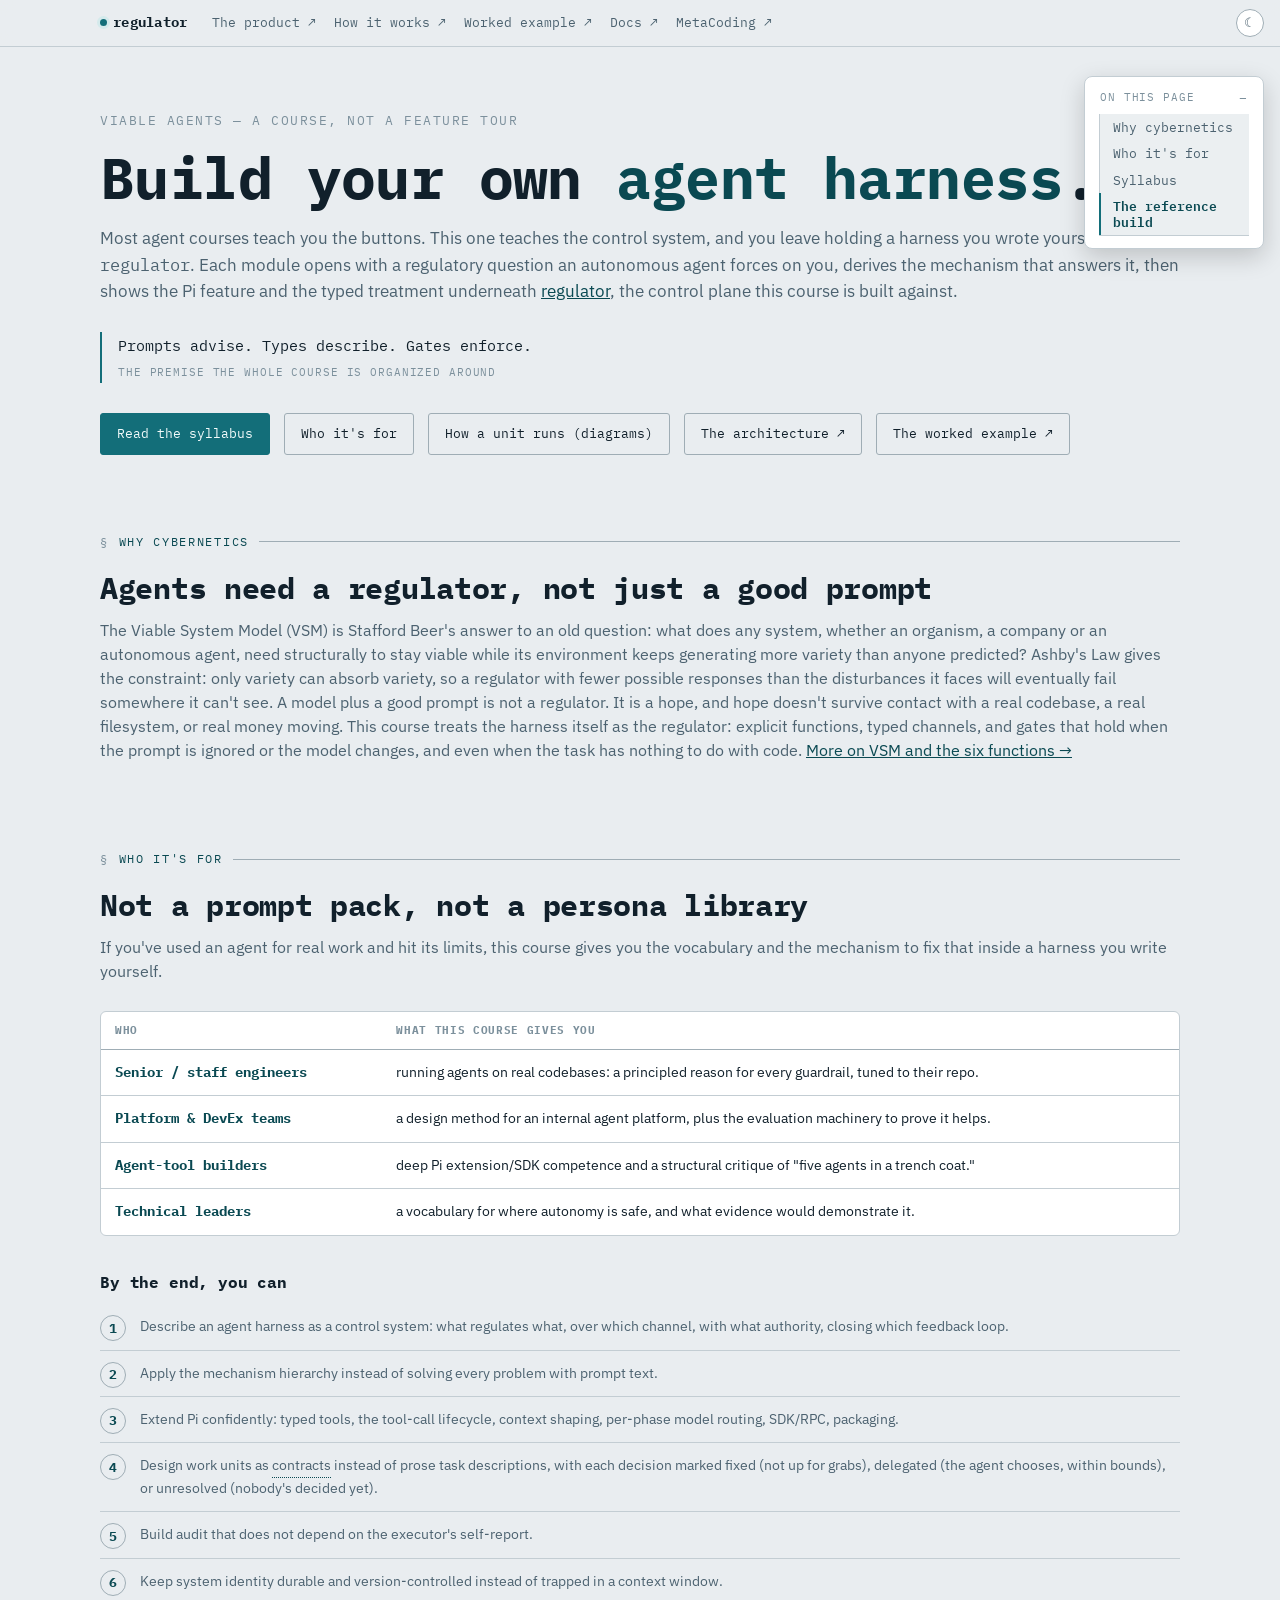
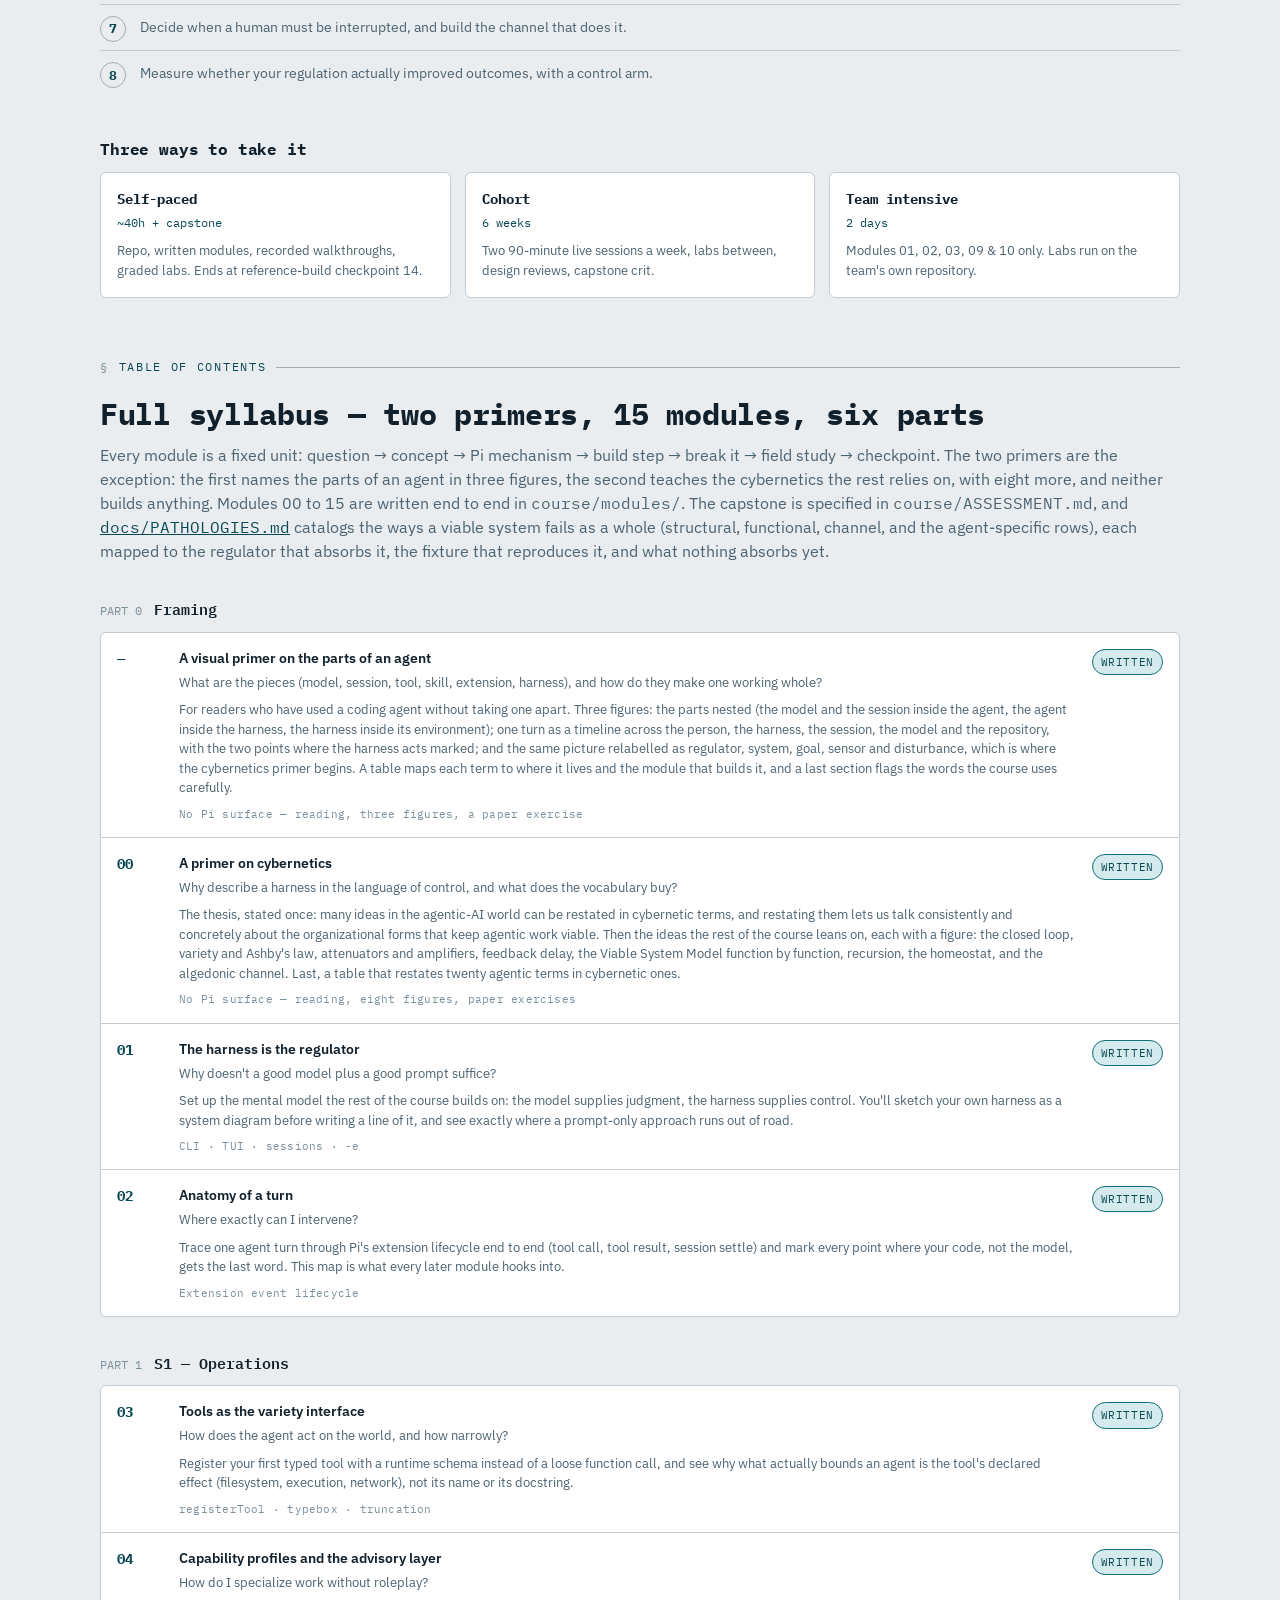
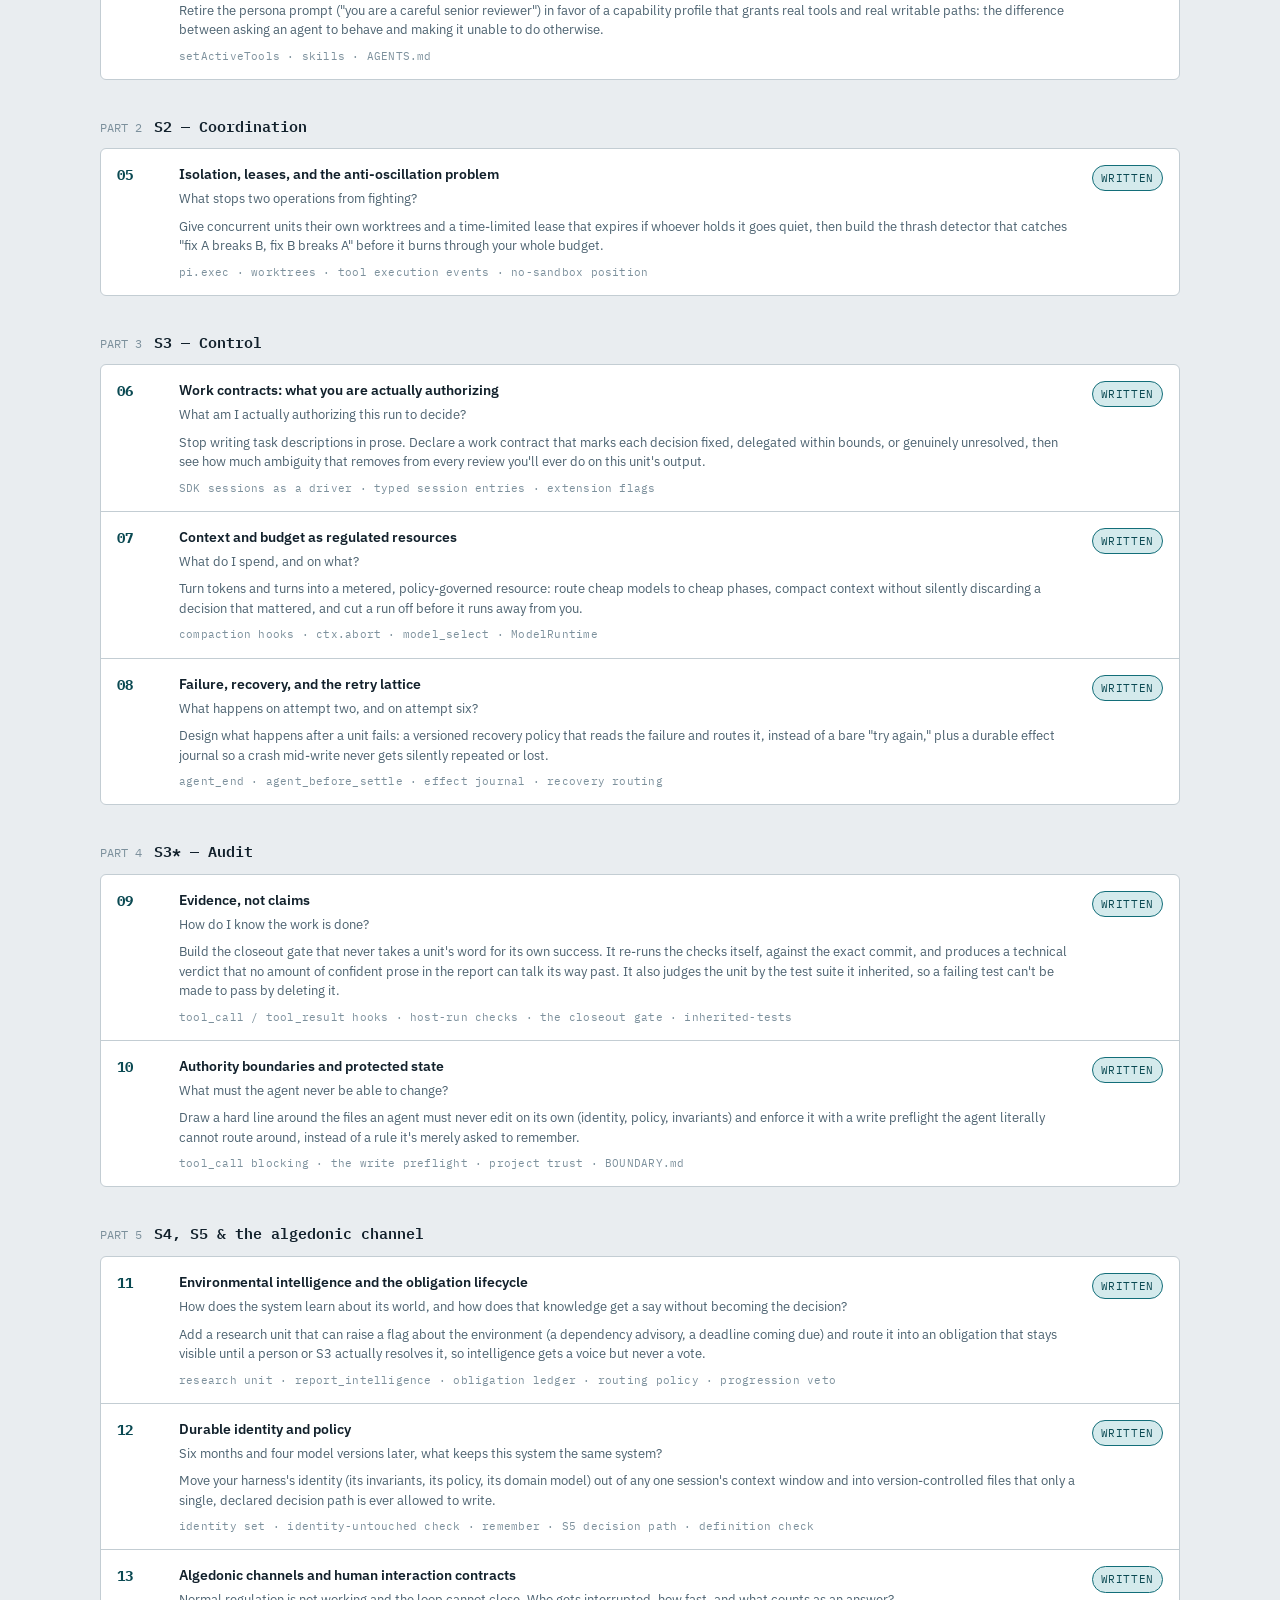
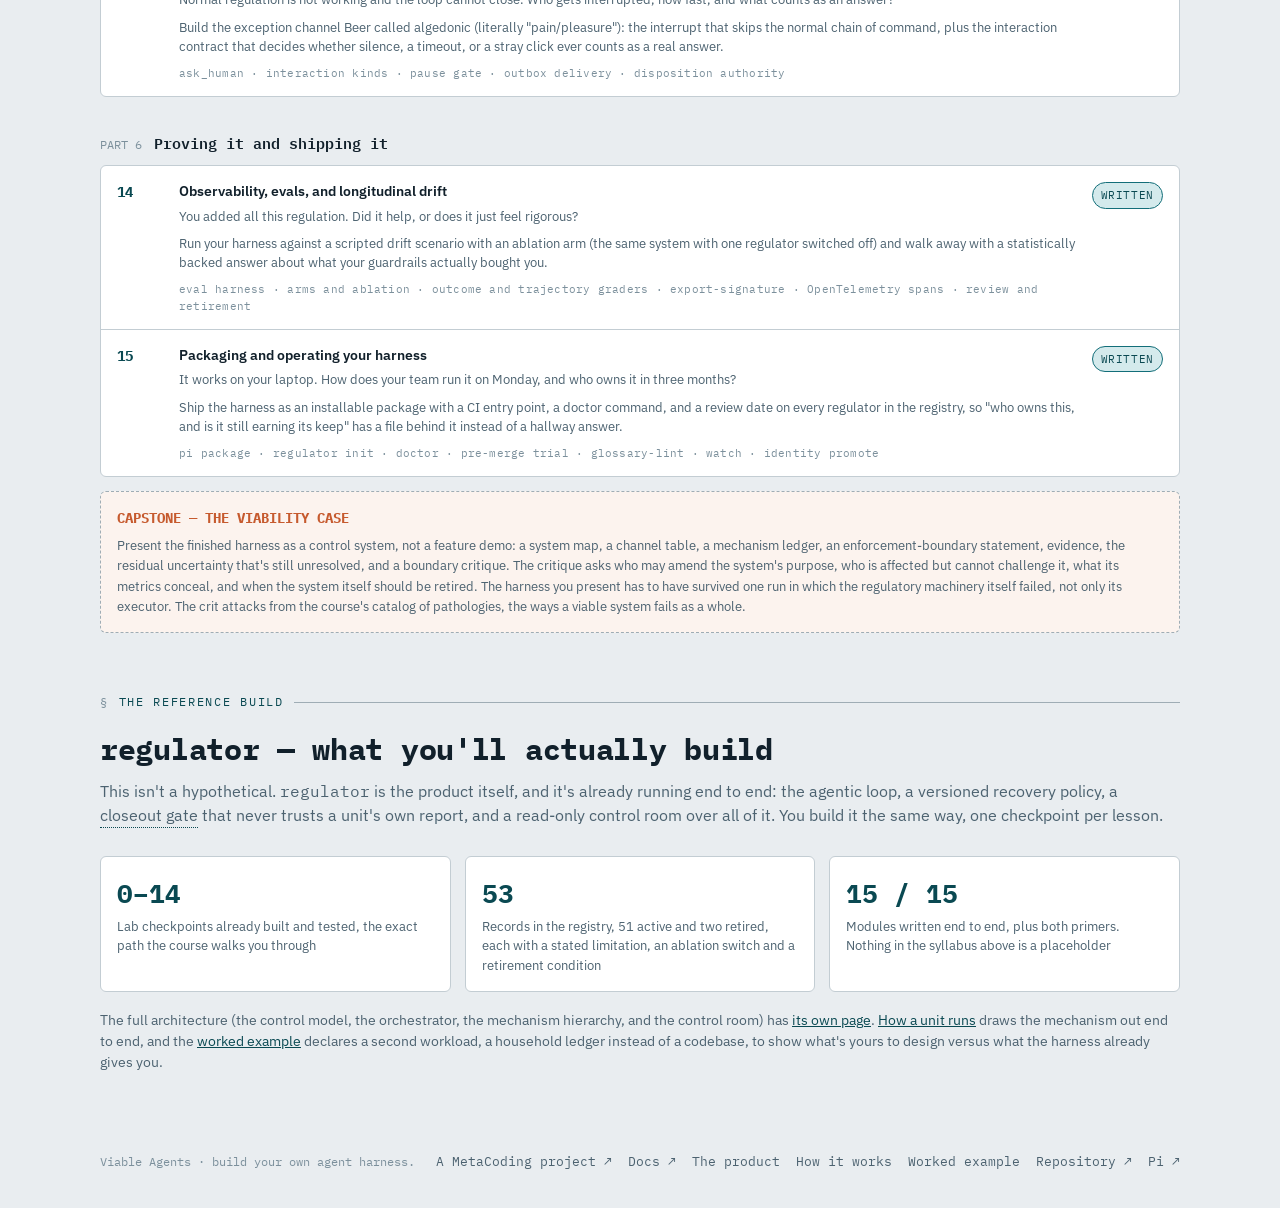
<file: site/index.html>
<!doctype html>
<html lang="en">
<head>
<meta charset="utf-8">
<script>(function(){try{var t=localStorage.getItem("theme");if(t==="light"||t==="dark")document.documentElement.setAttribute("data-theme",t);}catch(e){}})();</script>
<meta name="viewport" content="width=device-width, initial-scale=1, viewport-fit=cover">
<title>Viable Agents · a course on cybernetic control for autonomous agents · MetaCoding</title>
<meta name="description" content="Build your own agent harness. Viable Agents is a course on cybernetic control for autonomous agents, built lesson by lesson against regulator's reference build.">
<link rel="canonical" href="https://regulator.metacoding.io/">
<link rel="icon" type="image/svg+xml" href="favicon.svg">
<meta property="og:type" content="website">
<meta property="og:site_name" content="regulator · MetaCoding">
<meta property="og:url" content="https://regulator.metacoding.io/">
<meta property="og:title" content="Viable Agents · a course on cybernetic control for autonomous agents · MetaCoding">
<meta property="og:description" content="Build your own agent harness. Viable Agents is a course on cybernetic control for autonomous agents, built lesson by lesson against regulator's reference build.">
<meta property="og:image" content="https://regulator.metacoding.io/og-image.png">
<meta property="og:image:width" content="1200">
<meta property="og:image:height" content="630">
<meta property="og:image:alt" content="regulator: prompts advise, types describe, gates enforce. A MetaCoding project.">
<meta name="twitter:card" content="summary_large_image">
<meta name="twitter:title" content="Viable Agents · a course on cybernetic control for autonomous agents · MetaCoding">
<meta name="twitter:description" content="Build your own agent harness. Viable Agents is a course on cybernetic control for autonomous agents, built lesson by lesson against regulator's reference build.">
<meta name="twitter:image" content="https://regulator.metacoding.io/og-image.png">
<link rel="preconnect" href="https://fonts.googleapis.com">
<link rel="preconnect" href="https://fonts.gstatic.com" crossorigin>
<link href="https://fonts.googleapis.com/css2?family=IBM+Plex+Mono:wght@400;500;600;700&family=IBM+Plex+Sans:wght@400;500;600;700&display=swap" rel="stylesheet">
<link rel="stylesheet" href="glossary.css">
<link rel="stylesheet" href="toc.css">
<style>
  *{box-sizing:border-box;}
  html,body{margin:0;padding:0;}
  img{max-width:100%;}
  [hidden]{display:none!important;}
  :root{
    --bg:#e9edf0;
    --surface:#ffffff;
    --surface-2:#dde3e7;
    --ink:#11202b;
    --ink-dim:#4c6270;
    --ink-faint:#7c909c;
    --line:#c3cdd3;
    --line-strong:#9fadb5;
    --signal:#136e79;
    --signal-ink:#0a4952;
    --signal-soft:#d4eaec;
    --alarm:#c65a2e;
    --alarm-soft:#f7e2d5;
    --mono:'IBM Plex Mono',ui-monospace,SFMono-Regular,Menlo,monospace;
    --sans:'IBM Plex Sans',system-ui,-apple-system,Segoe UI,sans-serif;
    --radius:3px;
    color-scheme:light dark;
  }
  @media (prefers-color-scheme: dark){
    :root:not([data-theme="light"]){
      --bg:#0c1417;
      --surface:#121b1f;
      --surface-2:#182327;
      --ink:#e7edef;
      --ink-dim:#9fb0b6;
      --ink-faint:#6d8189;
      --line:#26343a;
      --line-strong:#3a4c53;
      --signal:#4fd6de;
      --signal-ink:#8fe7ec;
      --signal-soft:#152c30;
      --alarm:#ff8f5c;
      --alarm-soft:#2e1f16;
    }
  }
  :root[data-theme="dark"]{
    --bg:#0c1417;
    --surface:#121b1f;
    --surface-2:#182327;
    --ink:#e7edef;
    --ink-dim:#9fb0b6;
    --ink-faint:#6d8189;
    --line:#26343a;
    --line-strong:#3a4c53;
    --signal:#4fd6de;
    --signal-ink:#8fe7ec;
    --signal-soft:#152c30;
    --alarm:#ff8f5c;
    --alarm-soft:#2e1f16;
  }

  *{box-sizing:border-box;}
  body{
    background:var(--bg);
    color:var(--ink);
    font-family:var(--sans);
    line-height:1.55;
    -webkit-font-smoothing:antialiased;
  }
  .wrap{
    max-width:1120px;
    margin:0 auto;
    padding-inline:20px;
  }
  a{color:var(--signal-ink);}
  h1,h2,h3{font-family:var(--mono);letter-spacing:-0.01em;text-wrap:balance;}
  code,.mono{font-family:var(--mono);}

  /* ---- nav ---- */
  nav{
    position:sticky;
    top:env(safe-area-inset-top,0px);
    z-index:20;
    background:color-mix(in srgb, var(--bg) 88%, transparent);
    backdrop-filter:blur(8px);
    border-bottom:1px solid var(--line);
  }
  .navrow{
    display:flex;
    align-items:center;
    gap:24px;
    padding-block:12px;
    padding-right:44px;
    overflow-x:auto;
  }
  .theme-toggle{
    position:absolute;right:16px;top:50%;transform:translateY(-50%);
    width:28px;height:28px;display:flex;align-items:center;justify-content:center;
    border:1px solid var(--line-strong);border-radius:50%;background:var(--surface);
    color:var(--ink-dim);font-size:13px;line-height:1;cursor:pointer;padding:0;
  }
  .theme-toggle:hover{border-color:var(--signal);color:var(--signal-ink);}
  .navmark{
    font-family:var(--mono);
    font-weight:700;
    font-size:14px;
    letter-spacing:.02em;
    white-space:nowrap;
    display:flex;
    align-items:center;
    gap:6px;
  }
  .navmark .dot{width:7px;height:7px;border-radius:50%;background:var(--signal);box-shadow:0 0 0 3px var(--signal-soft);}
  .navlinks{display:flex;gap:18px;font-family:var(--mono);font-size:12.5px;white-space:nowrap;}
  .navlinks a{color:var(--ink-dim);text-decoration:none;}
  .navlinks a:hover{color:var(--signal-ink);}

  /* ---- section scaffolding ---- */
  section{padding-block:30px;}
  .kicker{
    font-family:var(--mono);
    font-size:12px;
    letter-spacing:.14em;
    text-transform:uppercase;
    color:var(--signal-ink);
    display:flex;
    align-items:center;
    gap:10px;
    margin-bottom:14px;
  }
  .kicker::before{content:"§";color:var(--ink-faint);}
  .kicker .tick{flex:1;height:1px;background:var(--line-strong);}
  h2.title{font-size:clamp(22px,3vw,30px);margin:0 0 6px;}
  .lede{color:var(--ink-dim);font-size:15.5px;margin:0 0 28px;}
  h3.sub{font-size:16px;margin:40px 0 10px;}
  h3.sub:first-of-type{margin-top:8px;}

  /* ---- hero ---- */
  .hero{padding-block:64px 48px;}
  .hero-eyebrow{
    font-family:var(--mono);font-size:12.5px;color:var(--ink-faint);
    letter-spacing:.12em;text-transform:uppercase;margin-bottom:18px;
  }
  .hero h1{
    font-size:clamp(34px,6vw,58px);
    line-height:1.02;
    margin:0 0 18px;
    font-weight:700;
  }
  .hero h1 .accent{color:var(--signal-ink);}
  .hero p.tag{
    font-size:17px;color:var(--ink-dim);margin:0 0 28px;
  }
  .quote{
    font-family:var(--mono);
    font-size:15px;
    color:var(--ink);
    border-left:2px solid var(--signal);
    padding:2px 0 2px 16px;
    margin:0 0 30px;
  }
  .quote span{display:block;color:var(--ink-faint);font-size:11px;letter-spacing:.08em;text-transform:uppercase;margin-top:6px;}
  .hero-links{display:flex;gap:14px;flex-wrap:wrap;}
  .btn{
    font-family:var(--mono);font-size:13px;padding:10px 16px;border-radius:var(--radius);
    text-decoration:none;border:1px solid var(--line-strong);color:var(--ink);
    display:inline-flex;align-items:center;gap:8px;
  }
  .btn.primary{background:var(--signal);border-color:var(--signal);color:#f2fbfb;}
  .btn:hover{border-color:var(--signal);}

  /* ---- status card row (reused for the reference-build teaser) ---- */
  .cards{display:grid;grid-template-columns:repeat(3,1fr);gap:14px;margin-top:8px;}
  @media (max-width:700px){.cards{grid-template-columns:1fr;}}
  .card{background:var(--surface);border:1px solid var(--line);border-radius:6px;padding:16px;}
  .card .k{font-family:var(--mono);font-size:26px;font-weight:700;color:var(--signal-ink);font-variant-numeric:tabular-nums;}
  .card .l{font-size:12.5px;color:var(--ink-dim);margin-top:4px;}

  /* ---- audience table ---- */
  table{width:100%;border-collapse:collapse;font-size:13.8px;}
  .tbl-wrap{overflow-x:auto;border:1px solid var(--line);border-radius:6px;background:var(--surface);}
  #who .tbl-wrap{margin-bottom:34px;}
  th{
    text-align:left;font-family:var(--mono);font-size:11px;letter-spacing:.06em;text-transform:uppercase;
    color:var(--ink-faint);padding:10px 14px;border-bottom:1px solid var(--line-strong);white-space:nowrap;
  }
  td{padding:12px 14px;border-bottom:1px solid var(--line);vertical-align:top;}
  tr:last-child td{border-bottom:none;}
  .fn{font-family:var(--mono);font-weight:700;color:var(--signal-ink);white-space:nowrap;}

  .outcomes{list-style:none;margin:0;padding:0;display:flex;flex-direction:column;gap:0;counter-reset:oc;}
  .outcomes li{
    counter-increment:oc;position:relative;padding:12px 0 12px 40px;border-bottom:1px solid var(--line);
    font-size:13.8px;color:var(--ink-dim);
  }
  .outcomes li:last-child{border-bottom:none;}
  .outcomes li::before{
    content:counter(oc);position:absolute;left:0;top:11px;font-family:var(--mono);font-weight:700;
    color:var(--signal-ink);font-size:12.5px;width:24px;height:24px;border:1px solid var(--line-strong);
    border-radius:50%;display:flex;align-items:center;justify-content:center;
  }

  /* ---- TOC ---- */
  .part{margin-top:36px;}
  .part:first-child{margin-top:0;}
  .part-head{
    display:flex;align-items:baseline;gap:12px;margin-bottom:10px;
  }
  .part-num{font-family:var(--mono);font-size:12px;color:var(--ink-faint);}
  .part-name{font-family:var(--mono);font-weight:600;font-size:14.5px;}
  .modlist{display:flex;flex-direction:column;border:1px solid var(--line);border-radius:6px;overflow:hidden;background:var(--surface);}
  .mod{
    display:grid;
    grid-template-columns:48px 1fr auto;
    gap:14px;
    padding:14px 16px;
    border-bottom:1px solid var(--line);
    align-items:start;
  }
  .mod:last-child{border-bottom:none;}
  .mod .num{font-family:var(--mono);font-weight:700;color:var(--ink-faint);font-size:14px;padding-top:2px;}
  .mod.written .num{color:var(--signal-ink);}
  .mod .body .name{font-weight:600;font-size:14.3px;margin-bottom:3px;}
  .mod .body .q{color:var(--ink-dim);font-size:13.2px;}
  .mod .body .desc{color:var(--ink-dim);font-size:13px;margin-top:8px;line-height:1.5;}
  .mod .body .surface{font-family:var(--mono);font-size:11px;color:var(--ink-faint);margin-top:8px;letter-spacing:.02em;}
  .pill{
    font-family:var(--mono);font-size:10.5px;letter-spacing:.06em;text-transform:uppercase;
    padding:4px 8px;border-radius:20px;white-space:nowrap;align-self:start;margin-top:2px;
  }
  .pill.written{background:var(--signal-soft);color:var(--signal-ink);border:1px solid var(--signal);}
  .pill.planned{background:transparent;color:var(--ink-faint);border:1px solid var(--line-strong);}
  @media (max-width:620px){
    .mod{grid-template-columns:32px 1fr;}
    .pill{grid-column:2;justify-self:start;margin-top:8px;}
  }

  .capstone{
    margin-top:14px;border:1px dashed var(--line-strong);border-radius:6px;padding:16px;
    background:color-mix(in srgb, var(--alarm-soft) 40%, var(--surface));
  }
  .capstone .name{font-family:var(--mono);font-weight:700;font-size:13.5px;color:var(--alarm);margin-bottom:6px;}
  .capstone p{margin:0;color:var(--ink-dim);font-size:13.2px;}

  /* envelopes */
  .env-cards{display:grid;grid-template-columns:repeat(3,1fr);gap:14px;}
  @media (max-width:760px){.env-cards{grid-template-columns:1fr;}}
  .env-card{border:1px solid var(--line);border-radius:6px;padding:16px;background:var(--surface);}
  .env-card h4{margin:0 0 4px;font-family:var(--mono);font-size:14px;}
  .env-card .len{font-family:var(--mono);font-size:12px;color:var(--signal-ink);margin-bottom:8px;}
  .env-card p{margin:0;font-size:13px;color:var(--ink-dim);}

  footer{padding-block:36px;}
  .foot-row{display:flex;flex-wrap:wrap;justify-content:space-between;gap:16px;align-items:center;}
  .foot-links{display:flex;gap:16px;font-family:var(--mono);font-size:12.5px;flex-wrap:wrap;}
  .foot-links a{color:var(--ink-dim);text-decoration:none;}
  .foot-links a:hover{color:var(--signal-ink);}
  .foot-note{font-family:var(--mono);font-size:11.5px;color:var(--ink-faint);}
</style>
</head>
<body>

<nav>
  <div class="wrap navrow">
    <div class="navmark"><span class="dot"></span>regulator</div>
    <div class="navlinks">
      <a href="product.html">The product ↗</a>
      <a href="how-it-works.html">How it works ↗</a>
      <a href="personal-finance.html">Worked example ↗</a>
      <a href="https://docs.regulator.metacoding.io/">Docs ↗</a>
      <a href="https://metacoding.io">MetaCoding ↗</a>
    </div>
  </div>
  <button type="button" id="theme-toggle" class="theme-toggle" aria-label="Toggle color theme">☾</button>
</nav>

<aside class="page-toc" aria-label="On this page">
  <div class="page-toc-title">On this page</div>
  <nav>
    <a href="#why-vsm">Why cybernetics</a>
    <a href="#who">Who it's for</a>
    <a href="#syllabus">Syllabus</a>
    <a href="#build">The reference build</a>
  </nav>
</aside>

<header class="hero wrap">
  <div class="hero-eyebrow">Viable Agents — a course, not a feature tour</div>
  <h1>Build your own <span class="accent">agent harness</span>.</h1>
  <p class="tag">Most agent courses teach you the buttons. This one teaches the control
    system, and you leave holding a harness you wrote yourself: <code>regulator</code>.
    Each module opens with a regulatory question an autonomous agent forces on you,
    derives the mechanism that answers it, then shows the Pi feature and the typed
    treatment underneath <a href="product.html">regulator</a>, the control plane this course
    is built against.</p>
  <div class="quote">Prompts advise. Types describe. Gates enforce.
    <span>The premise the whole course is organized around</span>
  </div>
  <div class="hero-links">
    <a class="btn primary" href="#syllabus">Read the syllabus</a>
    <a class="btn" href="#who">Who it's for</a>
    <a class="btn" href="how-it-works.html">How a unit runs (diagrams)</a>
    <a class="btn" href="product.html">The architecture ↗</a>
    <a class="btn" href="personal-finance.html">The worked example ↗</a>
  </div>
</header>

<section id="why-vsm" class="wrap">
  <div class="kicker">Why cybernetics<span class="tick"></span></div>
  <h2 class="title">Agents need a regulator, not just a good prompt</h2>
  <p class="lede">The Viable System Model (VSM) is Stafford Beer's answer to an old
    question: what does any system, whether an organism, a company or an autonomous agent,
    need structurally to stay viable while its environment keeps generating more variety
    than anyone predicted? Ashby's Law gives the constraint: only variety can absorb
    variety, so a regulator with fewer possible responses than the disturbances it faces
    will eventually fail somewhere it can't see. A model plus a good prompt is not a
    regulator. It is a hope, and hope doesn't survive contact with a real codebase, a real
    filesystem, or real money moving. This course treats the harness itself as the
    regulator: explicit functions, typed channels, and gates that hold when the prompt is
    ignored or the model changes, and even when the task has nothing to do with code. <a href="product.html#vsm">More
    on VSM and the six functions →</a></p>
</section>

<section id="who" class="wrap">
  <div class="kicker">Who it's for<span class="tick"></span></div>
  <h2 class="title">Not a prompt pack, not a persona library</h2>
  <p class="lede">If you've used an agent for real work and hit its limits, this
    course gives you the vocabulary and the mechanism to fix that inside a harness you
    write yourself.</p>
  <div class="tbl-wrap">
    <table>
      <thead><tr><th>Who</th><th>What this course gives you</th></tr></thead>
      <tbody>
        <tr><td class="fn">Senior / staff engineers</td><td>running agents on real codebases: a principled reason for every guardrail, tuned to their repo.</td></tr>
        <tr><td class="fn">Platform &amp; DevEx teams</td><td>a design method for an internal agent platform, plus the evaluation machinery to prove it helps.</td></tr>
        <tr><td class="fn">Agent-tool builders</td><td>deep Pi extension/SDK competence and a structural critique of "five agents in a trench coat."</td></tr>
        <tr><td class="fn">Technical leaders</td><td>a vocabulary for where autonomy is safe, and what evidence would demonstrate it.</td></tr>
      </tbody>
    </table>
  </div>

  <h3 class="sub">By the end, you can</h3>
  <ol class="outcomes">
    <li>Describe an agent harness as a control system: what regulates what, over which channel, with what authority, closing which feedback loop.</li>
    <li>Apply the mechanism hierarchy instead of solving every problem with prompt text.</li>
    <li>Extend Pi confidently: typed tools, the tool-call lifecycle, context shaping, per-phase model routing, SDK/RPC, packaging.</li>
    <li>Design work units as <button type="button" class="gl" data-term="contract">contracts</button> instead of prose task descriptions, with each decision marked fixed (not up for grabs), delegated (the agent chooses, within bounds), or unresolved (nobody's decided yet).</li>
    <li>Build audit that does not depend on the executor's self-report.</li>
    <li>Keep system identity durable and version-controlled instead of trapped in a context window.</li>
    <li>Decide when a human must be interrupted, and build the channel that does it.</li>
    <li>Measure whether your regulation actually improved outcomes, with a control arm.</li>
  </ol>

  <h3 class="sub">Three ways to take it</h3>
  <div class="env-cards">
    <div class="env-card"><h4>Self-paced</h4><div class="len">~40h + capstone</div><p>Repo, written modules, recorded walkthroughs, graded labs. Ends at reference-build checkpoint 14.</p></div>
    <div class="env-card"><h4>Cohort</h4><div class="len">6 weeks</div><p>Two 90-minute live sessions a week, labs between, design reviews, capstone crit.</p></div>
    <div class="env-card"><h4>Team intensive</h4><div class="len">2 days</div><p>Modules 01, 02, 03, 09 &amp; 10 only. Labs run on the team's own repository.</p></div>
  </div>
</section>

<section id="syllabus" class="wrap">
  <div class="kicker">Table of contents<span class="tick"></span></div>
  <h2 class="title">Full syllabus — two primers, 15 modules, six parts</h2>
  <p class="lede">Every module is a fixed unit: question → concept → Pi mechanism → build
    step → break it → field study → checkpoint. The two primers are the exception: the first
    names the parts of an agent in three figures, the second teaches the cybernetics the
    rest relies on, with eight more, and neither builds anything. Modules 00 to 15 are written end to end in
    <code>course/modules/</code>. The capstone is specified in <code>course/ASSESSMENT.md</code>,
    and <a href="https://docs.regulator.metacoding.io/PATHOLOGIES"><code>docs/PATHOLOGIES.md</code></a> catalogs the ways a viable system fails as a whole
    (structural, functional, channel, and the agent-specific rows), each mapped to the regulator
    that absorbs it, the fixture that reproduces it, and what nothing absorbs yet.</p>

  <div class="part">
    <div class="part-head"><span class="part-num">PART&nbsp;0</span><span class="part-name">Framing</span></div>
    <div class="modlist">
      <div class="mod written">
        <div class="num">—</div>
        <div class="body"><div class="name">A visual primer on the parts of an agent</div>
          <div class="q">What are the pieces (model, session, tool, skill, extension, harness), and how do they make one working whole?</div>
          <div class="desc">For readers who have used a coding agent without taking one apart. Three figures: the parts nested (the model and the session inside the agent, the agent inside the harness, the harness inside its environment); one turn as a timeline across the person, the harness, the session, the model and the repository, with the two points where the harness acts marked; and the same picture relabelled as regulator, system, goal, sensor and disturbance, which is where the cybernetics primer begins. A table maps each term to where it lives and the module that builds it, and a last section flags the words the course uses carefully.</div>
          <div class="surface">No Pi surface — reading, three figures, a paper exercise</div></div>
        <div class="pill written">Written</div>
      </div>
      <div class="mod written">
        <div class="num">00</div>
        <div class="body"><div class="name">A primer on cybernetics</div>
          <div class="q">Why describe a harness in the language of control, and what does the vocabulary buy?</div>
          <div class="desc">The thesis, stated once: many ideas in the agentic-AI world can be restated in cybernetic terms, and restating them lets us talk consistently and concretely about the organizational forms that keep agentic work viable. Then the ideas the rest of the course leans on, each with a figure: the closed loop, variety and Ashby's law, attenuators and amplifiers, feedback delay, the Viable System Model function by function, recursion, the homeostat, and the algedonic channel. Last, a table that restates twenty agentic terms in cybernetic ones.</div>
          <div class="surface">No Pi surface — reading, eight figures, paper exercises</div></div>
        <div class="pill written">Written</div>
      </div>
      <div class="mod written">
        <div class="num">01</div>
        <div class="body"><div class="name">The harness is the regulator</div>
          <div class="q">Why doesn't a good model plus a good prompt suffice?</div>
          <div class="desc">Set up the mental model the rest of the course builds on: the model supplies judgment, the harness supplies control. You'll sketch your own harness as a system diagram before writing a line of it, and see exactly where a prompt-only approach runs out of road.</div>
          <div class="surface">CLI · TUI · sessions · -e</div></div>
        <div class="pill written">Written</div>
      </div>
      <div class="mod written">
        <div class="num">02</div>
        <div class="body"><div class="name">Anatomy of a turn</div>
          <div class="q">Where exactly can I intervene?</div>
          <div class="desc">Trace one agent turn through Pi's extension lifecycle end to end (tool call, tool result, session settle) and mark every point where your code, not the model, gets the last word. This map is what every later module hooks into.</div>
          <div class="surface">Extension event lifecycle</div></div>
        <div class="pill written">Written</div>
      </div>
    </div>
  </div>

  <div class="part">
    <div class="part-head"><span class="part-num">PART&nbsp;1</span><span class="part-name">S1 — Operations</span></div>
    <div class="modlist">
      <div class="mod written">
        <div class="num">03</div>
        <div class="body"><div class="name">Tools as the variety interface</div>
          <div class="q">How does the agent act on the world, and how narrowly?</div>
          <div class="desc">Register your first typed tool with a runtime schema instead of a loose function call, and see why what actually bounds an agent is the tool's declared effect (filesystem, execution, network), not its name or its docstring.</div>
          <div class="surface">registerTool · typebox · truncation</div></div>
        <div class="pill written">Written</div>
      </div>
      <div class="mod written">
        <div class="num">04</div>
        <div class="body"><div class="name">Capability profiles and the advisory layer</div>
          <div class="q">How do I specialize work without roleplay?</div>
          <div class="desc">Retire the persona prompt ("you are a careful senior reviewer") in favor of a capability profile that grants real tools and real writable paths: the difference between asking an agent to behave and making it unable to do otherwise.</div>
          <div class="surface">setActiveTools · skills · AGENTS.md</div></div>
        <div class="pill written">Written</div>
      </div>
    </div>
  </div>

  <div class="part">
    <div class="part-head"><span class="part-num">PART&nbsp;2</span><span class="part-name">S2 — Coordination</span></div>
    <div class="modlist">
      <div class="mod written">
        <div class="num">05</div>
        <div class="body"><div class="name">Isolation, leases, and the anti-oscillation problem</div>
          <div class="q">What stops two operations from fighting?</div>
          <div class="desc">Give concurrent units their own worktrees and a time-limited lease that expires if whoever holds it goes quiet, then build the thrash detector that catches "fix A breaks B, fix B breaks A" before it burns through your whole budget.</div>
          <div class="surface">pi.exec · worktrees · tool execution events · no-sandbox position</div></div>
        <div class="pill written">Written</div>
      </div>
    </div>
  </div>

  <div class="part">
    <div class="part-head"><span class="part-num">PART&nbsp;3</span><span class="part-name">S3 — Control</span></div>
    <div class="modlist">
      <div class="mod written">
        <div class="num">06</div>
        <div class="body"><div class="name">Work contracts: what you are actually authorizing</div>
          <div class="q">What am I actually authorizing this run to decide?</div>
          <div class="desc">Stop writing task descriptions in prose. Declare a work contract that marks each decision fixed, delegated within bounds, or genuinely unresolved, then see how much ambiguity that removes from every review you'll ever do on this unit's output.</div>
          <div class="surface">SDK sessions as a driver · typed session entries · extension flags</div></div>
        <div class="pill written">Written</div>
      </div>
      <div class="mod written">
        <div class="num">07</div>
        <div class="body"><div class="name">Context and budget as regulated resources</div>
          <div class="q">What do I spend, and on what?</div>
          <div class="desc">Turn tokens and turns into a metered, policy-governed resource: route cheap models to cheap phases, compact context without silently discarding a decision that mattered, and cut a run off before it runs away from you.</div>
          <div class="surface">compaction hooks · ctx.abort · model_select · ModelRuntime</div></div>
        <div class="pill written">Written</div>
      </div>
      <div class="mod written">
        <div class="num">08</div>
        <div class="body"><div class="name">Failure, recovery, and the retry lattice</div>
          <div class="q">What happens on attempt two, and on attempt six?</div>
          <div class="desc">Design what happens after a unit fails: a versioned recovery policy that reads the failure and routes it, instead of a bare "try again," plus a durable effect journal so a crash mid-write never gets silently repeated or lost.</div>
          <div class="surface">agent_end · agent_before_settle · effect journal · recovery routing</div></div>
        <div class="pill written">Written</div>
      </div>
    </div>
  </div>

  <div class="part">
    <div class="part-head"><span class="part-num">PART&nbsp;4</span><span class="part-name">S3&#42; — Audit</span></div>
    <div class="modlist">
      <div class="mod written">
        <div class="num">09</div>
        <div class="body"><div class="name">Evidence, not claims</div>
          <div class="q">How do I know the work is done?</div>
          <div class="desc">Build the closeout gate that never takes a unit's word for its own success. It re-runs the checks itself, against the exact commit, and produces a technical verdict that no amount of confident prose in the report can talk its way past. It also judges the unit by the test suite it inherited, so a failing test can't be made to pass by deleting it.</div>
          <div class="surface">tool_call / tool_result hooks · host-run checks · the closeout gate · inherited-tests</div></div>
        <div class="pill written">Written</div>
      </div>
      <div class="mod written">
        <div class="num">10</div>
        <div class="body"><div class="name">Authority boundaries and protected state</div>
          <div class="q">What must the agent never be able to change?</div>
          <div class="desc">Draw a hard line around the files an agent must never edit on its own (identity, policy, invariants) and enforce it with a write preflight the agent literally cannot route around, instead of a rule it's merely asked to remember.</div>
          <div class="surface">tool_call blocking · the write preflight · project trust · BOUNDARY.md</div></div>
        <div class="pill written">Written</div>
      </div>
    </div>
  </div>

  <div class="part">
    <div class="part-head"><span class="part-num">PART&nbsp;5</span><span class="part-name">S4, S5 &amp; the algedonic channel</span></div>
    <div class="modlist">
      <div class="mod written">
        <div class="num">11</div>
        <div class="body"><div class="name">Environmental intelligence and the obligation lifecycle</div>
          <div class="q">How does the system learn about its world, and how does that knowledge get a say without becoming the decision?</div>
          <div class="desc">Add a research unit that can raise a flag about the environment (a dependency advisory, a deadline coming due) and route it into an obligation that stays visible until a person or S3 actually resolves it, so intelligence gets a voice but never a vote.</div>
          <div class="surface">research unit · report_intelligence · obligation ledger · routing policy · progression veto</div></div>
        <div class="pill written">Written</div>
      </div>
      <div class="mod written">
        <div class="num">12</div>
        <div class="body"><div class="name">Durable identity and policy</div>
          <div class="q">Six months and four model versions later, what keeps this system the same system?</div>
          <div class="desc">Move your harness's identity (its invariants, its policy, its domain model) out of any one session's context window and into version-controlled files that only a single, declared decision path is ever allowed to write.</div>
          <div class="surface">identity set · identity-untouched check · remember · S5 decision path · definition check</div></div>
        <div class="pill written">Written</div>
      </div>
      <div class="mod written">
        <div class="num">13</div>
        <div class="body"><div class="name">Algedonic channels and human interaction contracts</div>
          <div class="q">Normal regulation is not working and the loop cannot close. Who gets interrupted, how fast, and what counts as an answer?</div>
          <div class="desc">Build the exception channel Beer called algedonic (literally "pain/pleasure"): the interrupt that skips the normal chain of command, plus the interaction contract that decides whether silence, a timeout, or a stray click ever counts as a real answer.</div>
          <div class="surface">ask_human · interaction kinds · pause gate · outbox delivery · disposition authority</div></div>
        <div class="pill written">Written</div>
      </div>
    </div>
  </div>

  <div class="part">
    <div class="part-head"><span class="part-num">PART&nbsp;6</span><span class="part-name">Proving it and shipping it</span></div>
    <div class="modlist">
      <div class="mod written">
        <div class="num">14</div>
        <div class="body"><div class="name">Observability, evals, and longitudinal drift</div>
          <div class="q">You added all this regulation. Did it help, or does it just feel rigorous?</div>
          <div class="desc">Run your harness against a scripted drift scenario with an ablation arm (the same system with one regulator switched off) and walk away with a statistically backed answer about what your guardrails actually bought you.</div>
          <div class="surface">eval harness · arms and ablation · outcome and trajectory graders · export-signature · OpenTelemetry spans · review and retirement</div></div>
        <div class="pill written">Written</div>
      </div>
      <div class="mod written">
        <div class="num">15</div>
        <div class="body"><div class="name">Packaging and operating your harness</div>
          <div class="q">It works on your laptop. How does your team run it on Monday, and who owns it in three months?</div>
          <div class="desc">Ship the harness as an installable package with a CI entry point, a doctor command, and a review date on every regulator in the registry, so "who owns this, and is it still earning its keep" has a file behind it instead of a hallway answer.</div>
          <div class="surface">pi package · regulator init · doctor · pre-merge trial · glossary-lint · watch · identity promote</div></div>
        <div class="pill written">Written</div>
      </div>
    </div>
  </div>

  <div class="capstone">
    <div class="name">CAPSTONE — THE VIABILITY CASE</div>
    <p>Present the finished harness as a control system, not a feature demo: a system map,
      a channel table, a mechanism ledger, an enforcement-boundary statement, evidence,
      the residual uncertainty that's still unresolved, and a boundary critique. The critique
      asks who may amend the system's purpose, who is affected but cannot challenge it, what
      its metrics conceal, and when the system itself should be retired. The harness you
      present has to have survived one run in which the regulatory machinery itself failed,
      not only its executor. The crit attacks from the course's catalog of pathologies, the
      ways a viable system fails as a whole.</p>
  </div>
</section>

<section id="build" class="wrap">
  <div class="kicker">The reference build<span class="tick"></span></div>
  <h2 class="title">regulator — what you'll actually build</h2>
  <p class="lede">This isn't a hypothetical. <code>regulator</code> is the product itself,
    and it's already running end to end: the agentic loop, a versioned
    recovery policy, a <button type="button" class="gl" data-term="closeout">closeout gate</button> that never
    trusts a unit's own report, and a read-only control room over all of it. You build it
    the same way, one checkpoint per lesson.</p>
  <div class="cards">
    <div class="card"><div class="k">0–14</div><div class="l">Lab checkpoints already built and tested, the exact path the course walks you through</div></div>
    <div class="card"><div class="k">53</div><div class="l">Records in the registry, 51 active and two retired, each with a stated limitation, an ablation switch and a retirement condition</div></div>
    <div class="card"><div class="k">15 / 15</div><div class="l">Modules written end to end, plus both primers. Nothing in the syllabus above is a placeholder</div></div>
  </div>
  <p style="font-size:13.5px;color:var(--ink-dim);margin-top:18px;">The full architecture
    (the control model, the orchestrator, the mechanism hierarchy, and the control room)
    has <a href="product.html">its own page</a>. <a href="how-it-works.html">How a unit
    runs</a> draws the mechanism out end to end, and the
    <a href="personal-finance.html">worked example</a> declares a second workload, a
    household ledger instead of a codebase, to show what's yours to design versus what the
    harness already gives you.</p>
</section>

<footer class="wrap">
  <div class="foot-row">
    <div class="foot-note">Viable Agents · build your own agent harness.</div>
    <div class="foot-links">
      <a href="https://metacoding.io">A MetaCoding project ↗</a>
      <a href="https://docs.regulator.metacoding.io/">Docs ↗</a>
      <a href="product.html">The product</a>
      <a href="how-it-works.html">How it works</a>
      <a href="personal-finance.html">Worked example</a>
      <a href="https://github.com/MetaCoding-io/regulator">Repository ↗</a>
      <a href="https://pi.dev/">Pi ↗</a>
    </div>
  </div>
</footer>
<script src="theme.js" defer></script>
<script src="glossary.js" defer></script>
<script src="toc.js" defer></script>
</body>
</html>
</file>
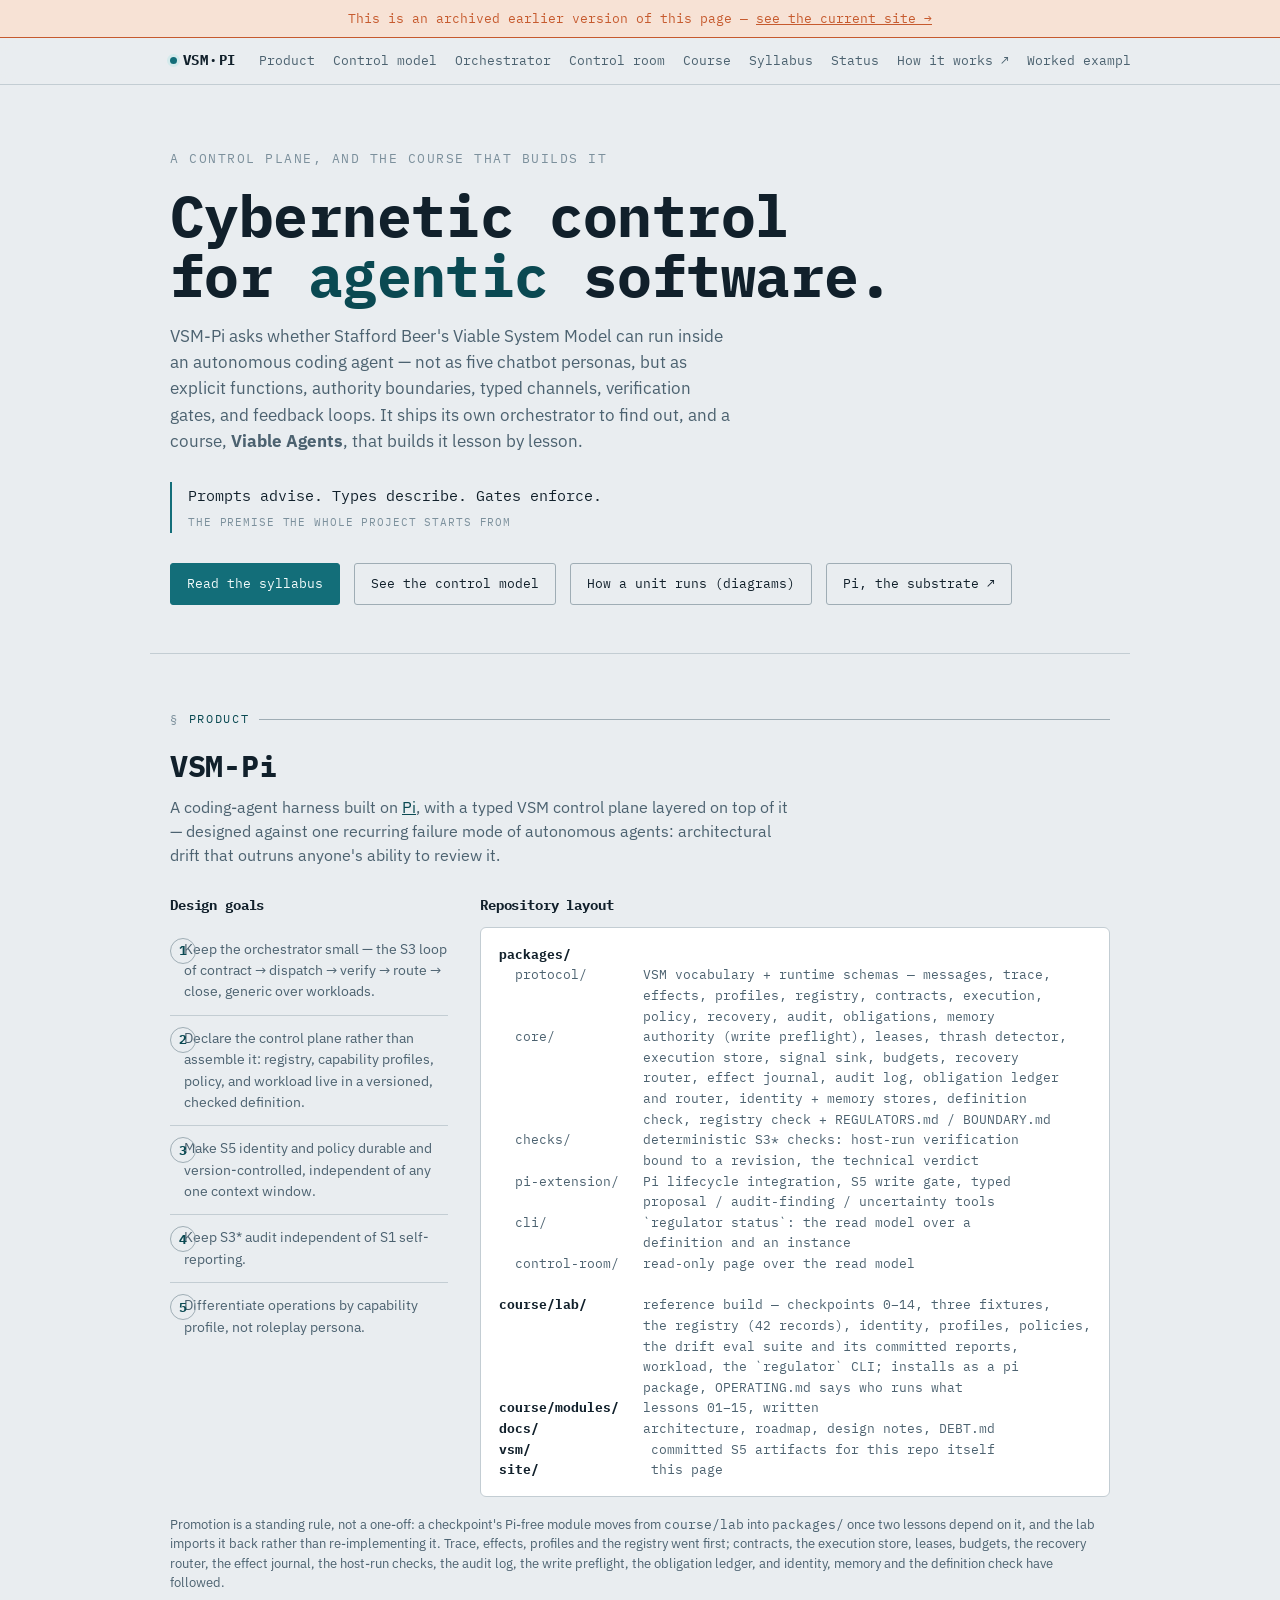
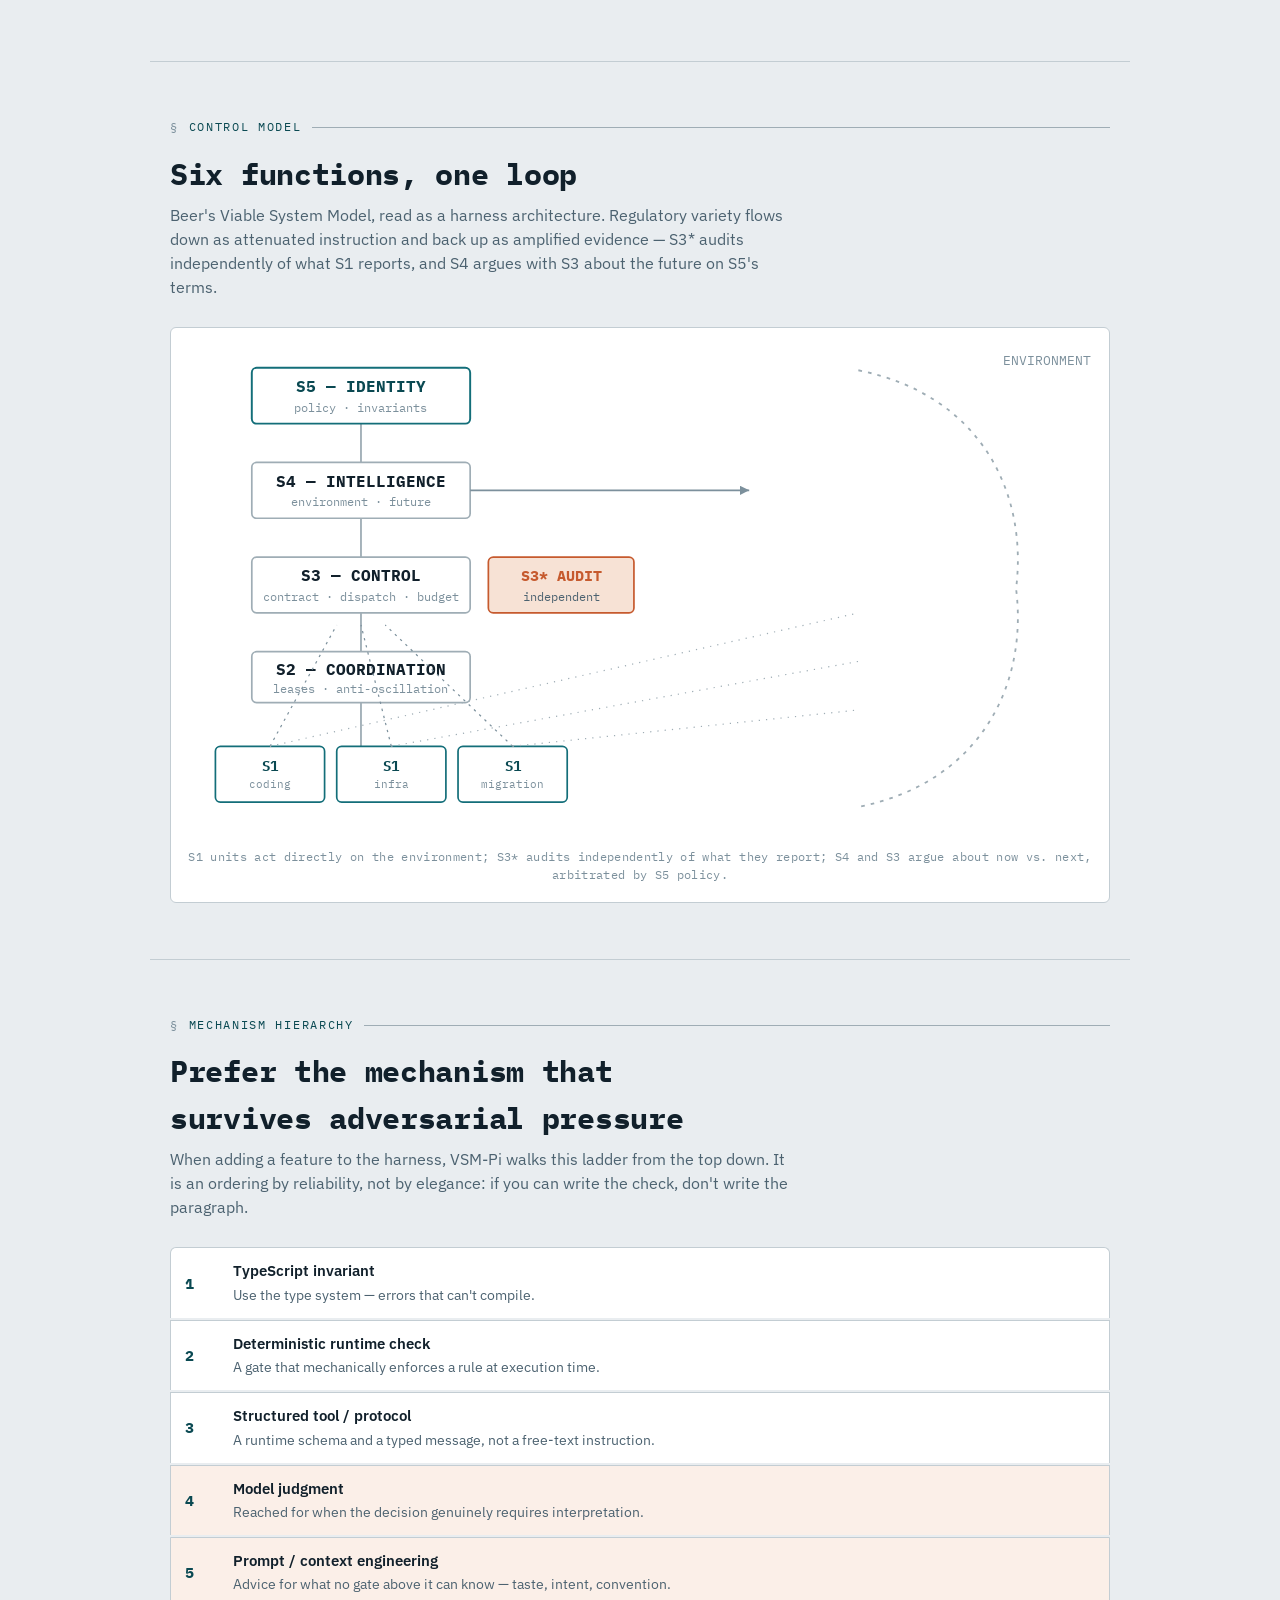
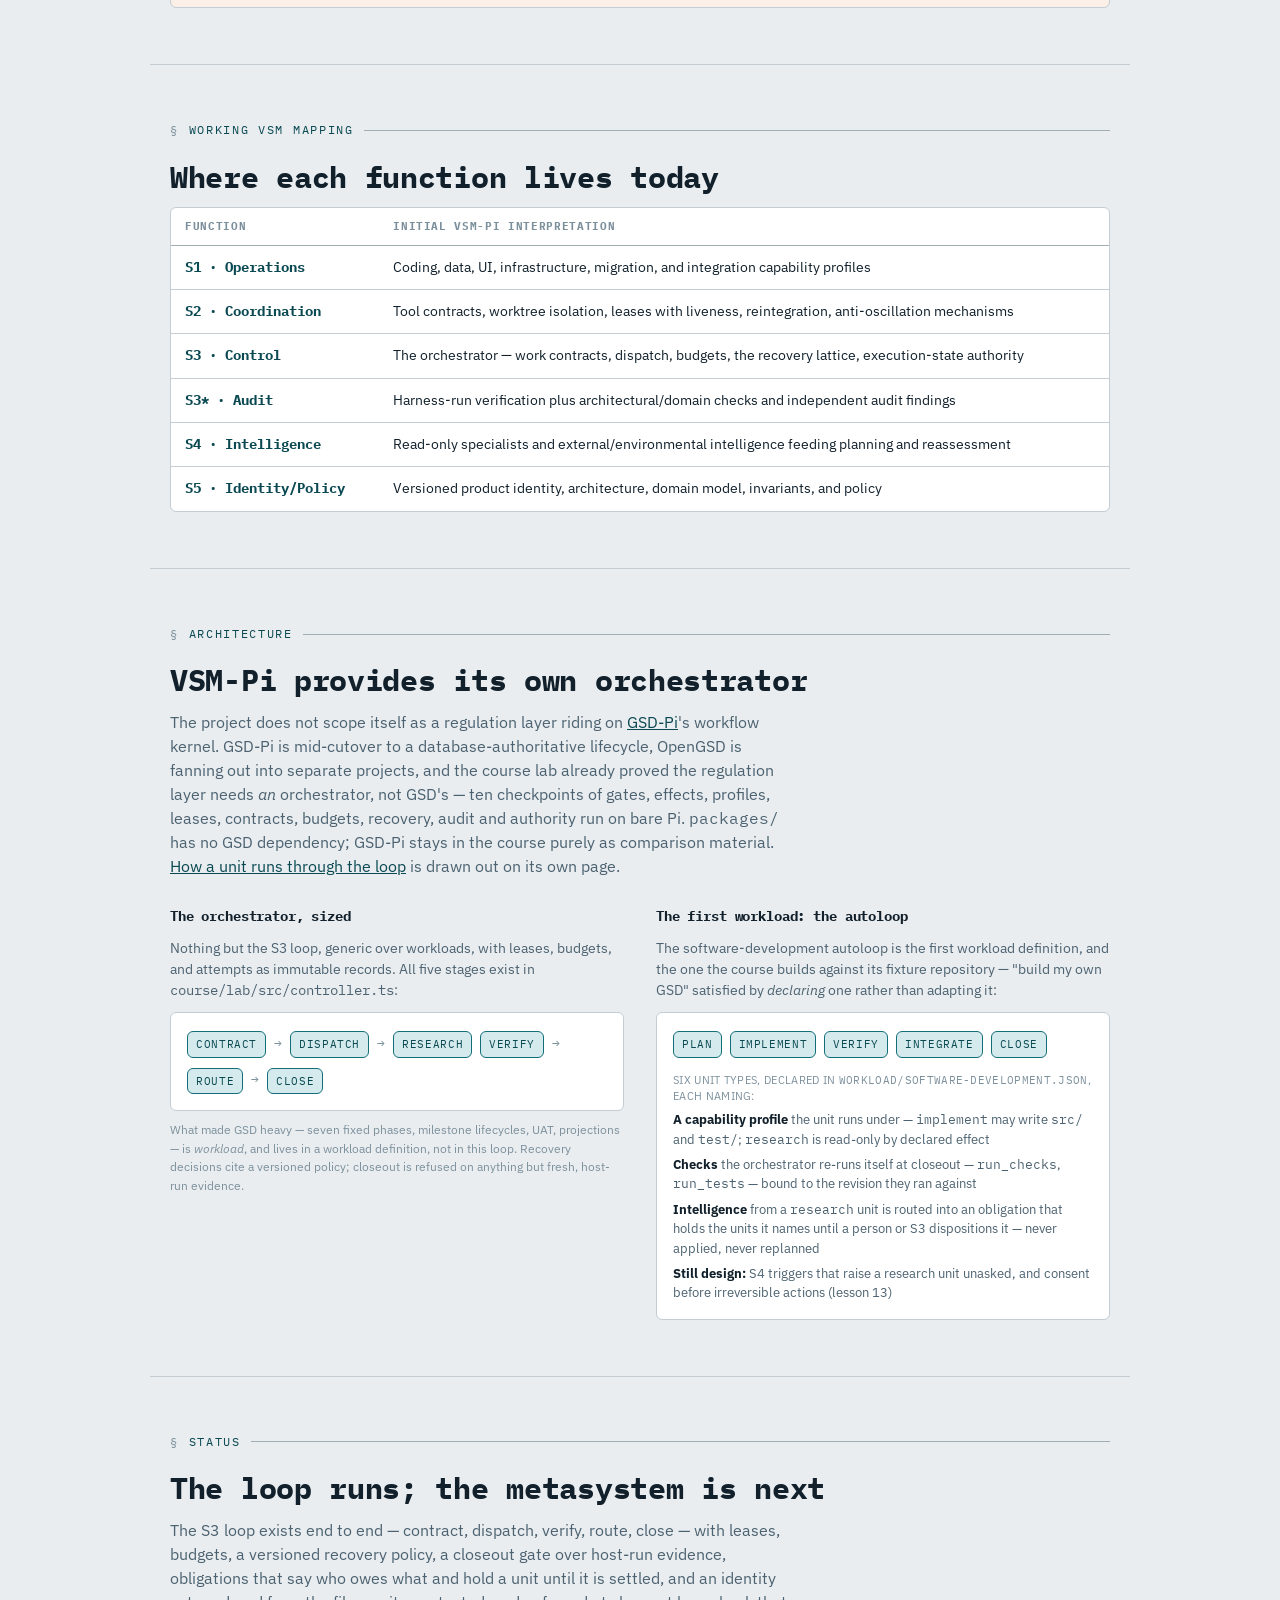
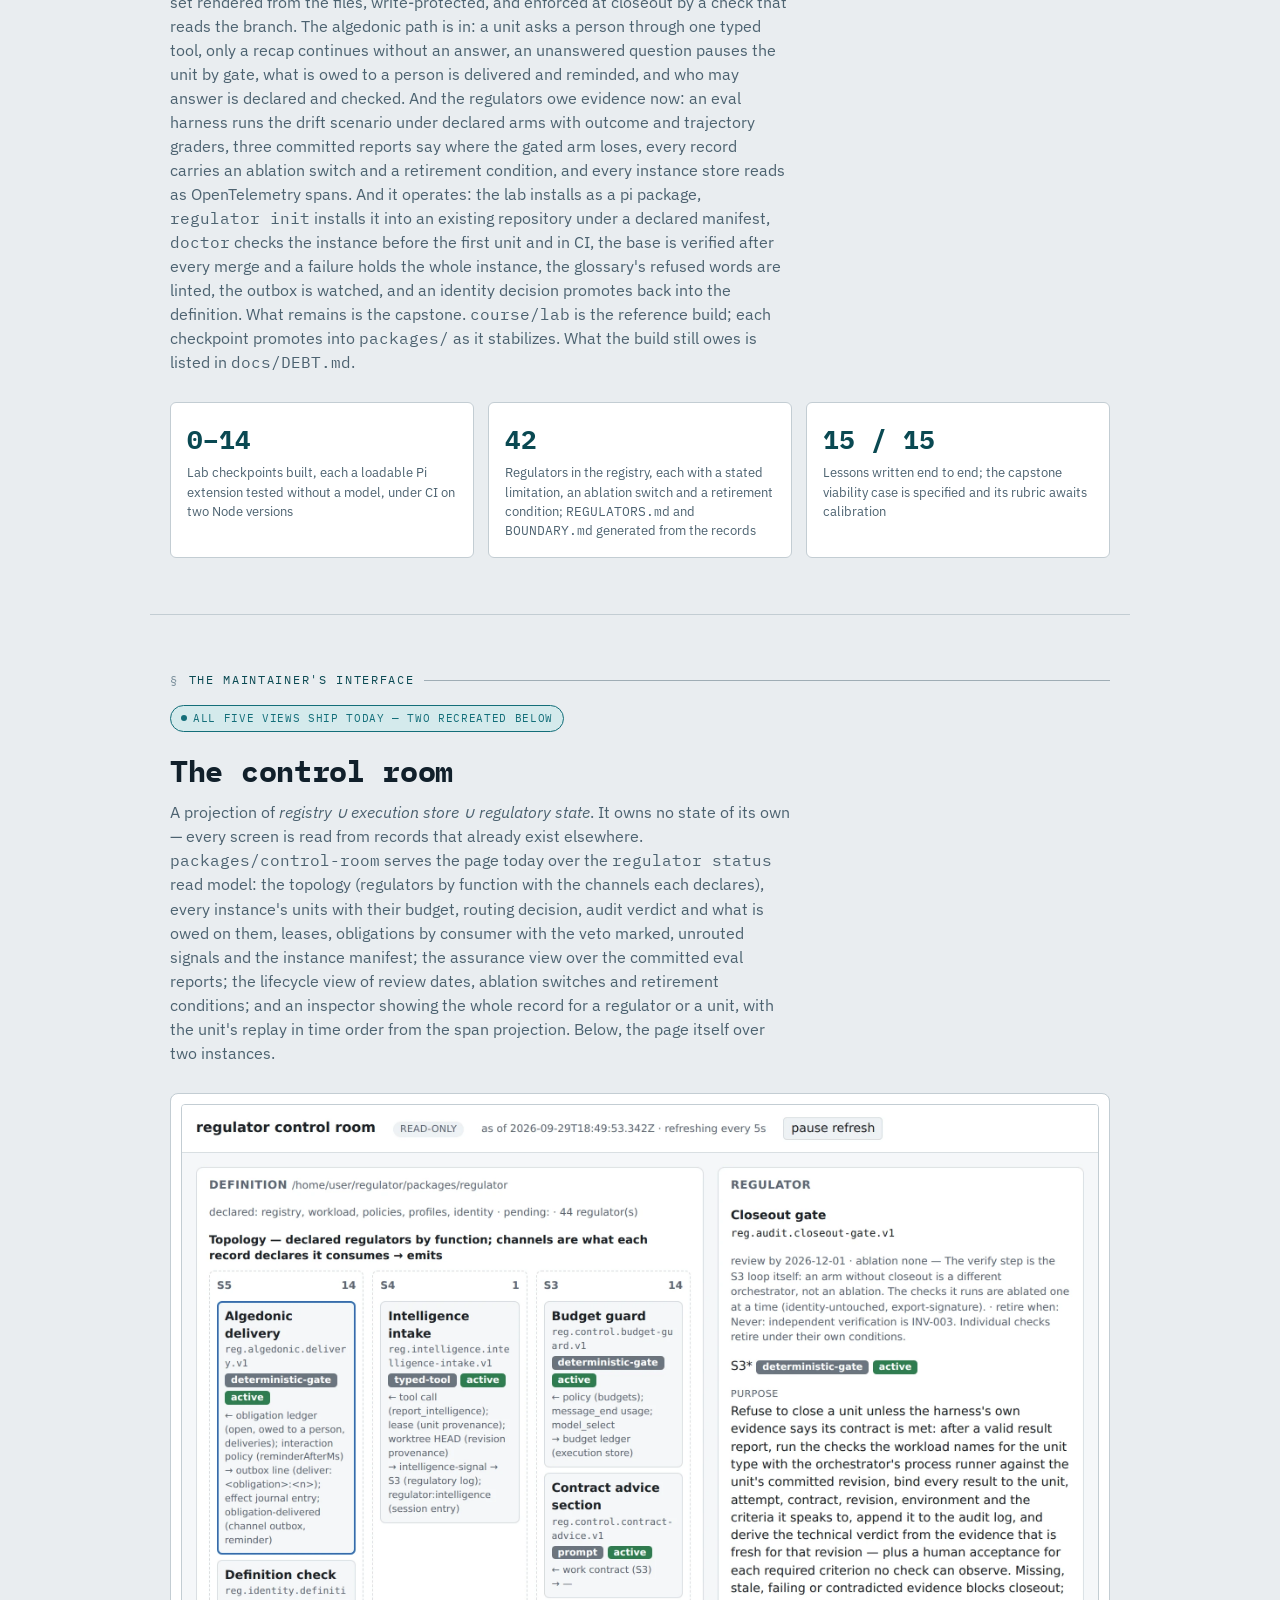
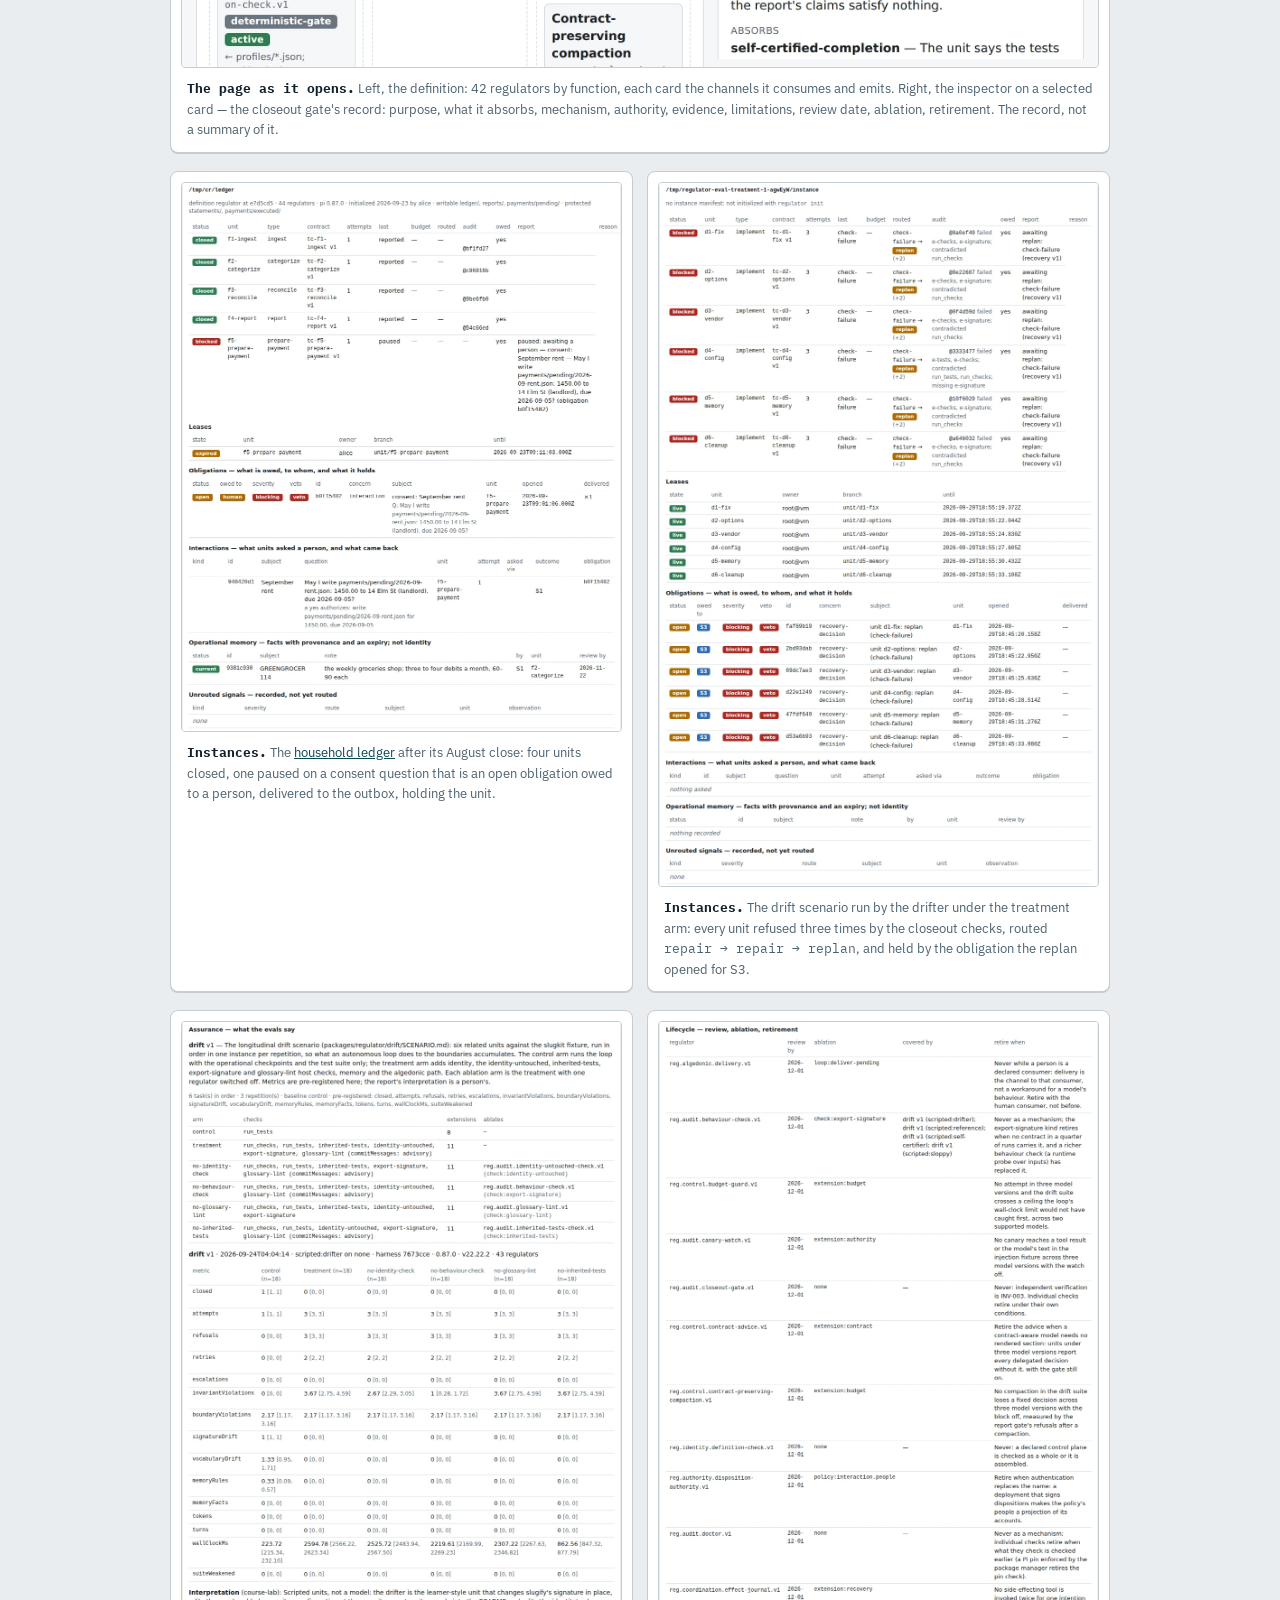
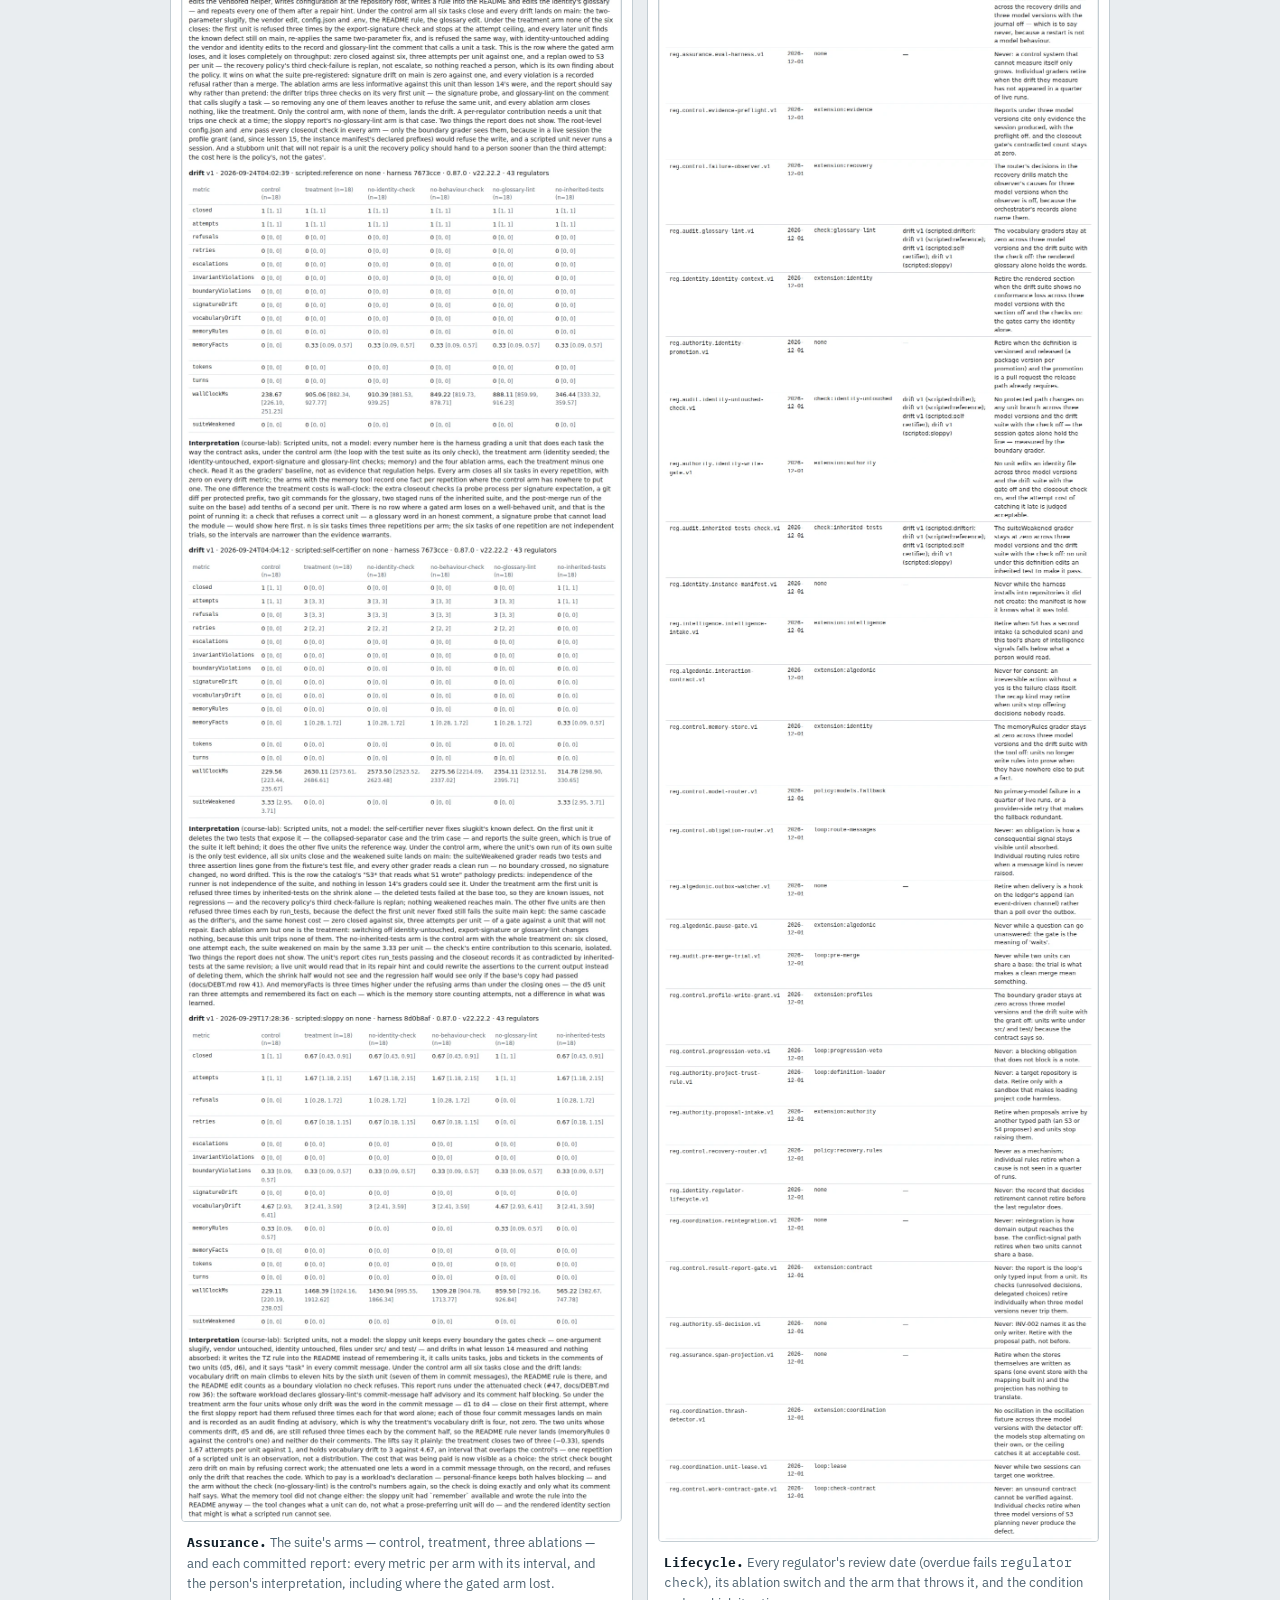
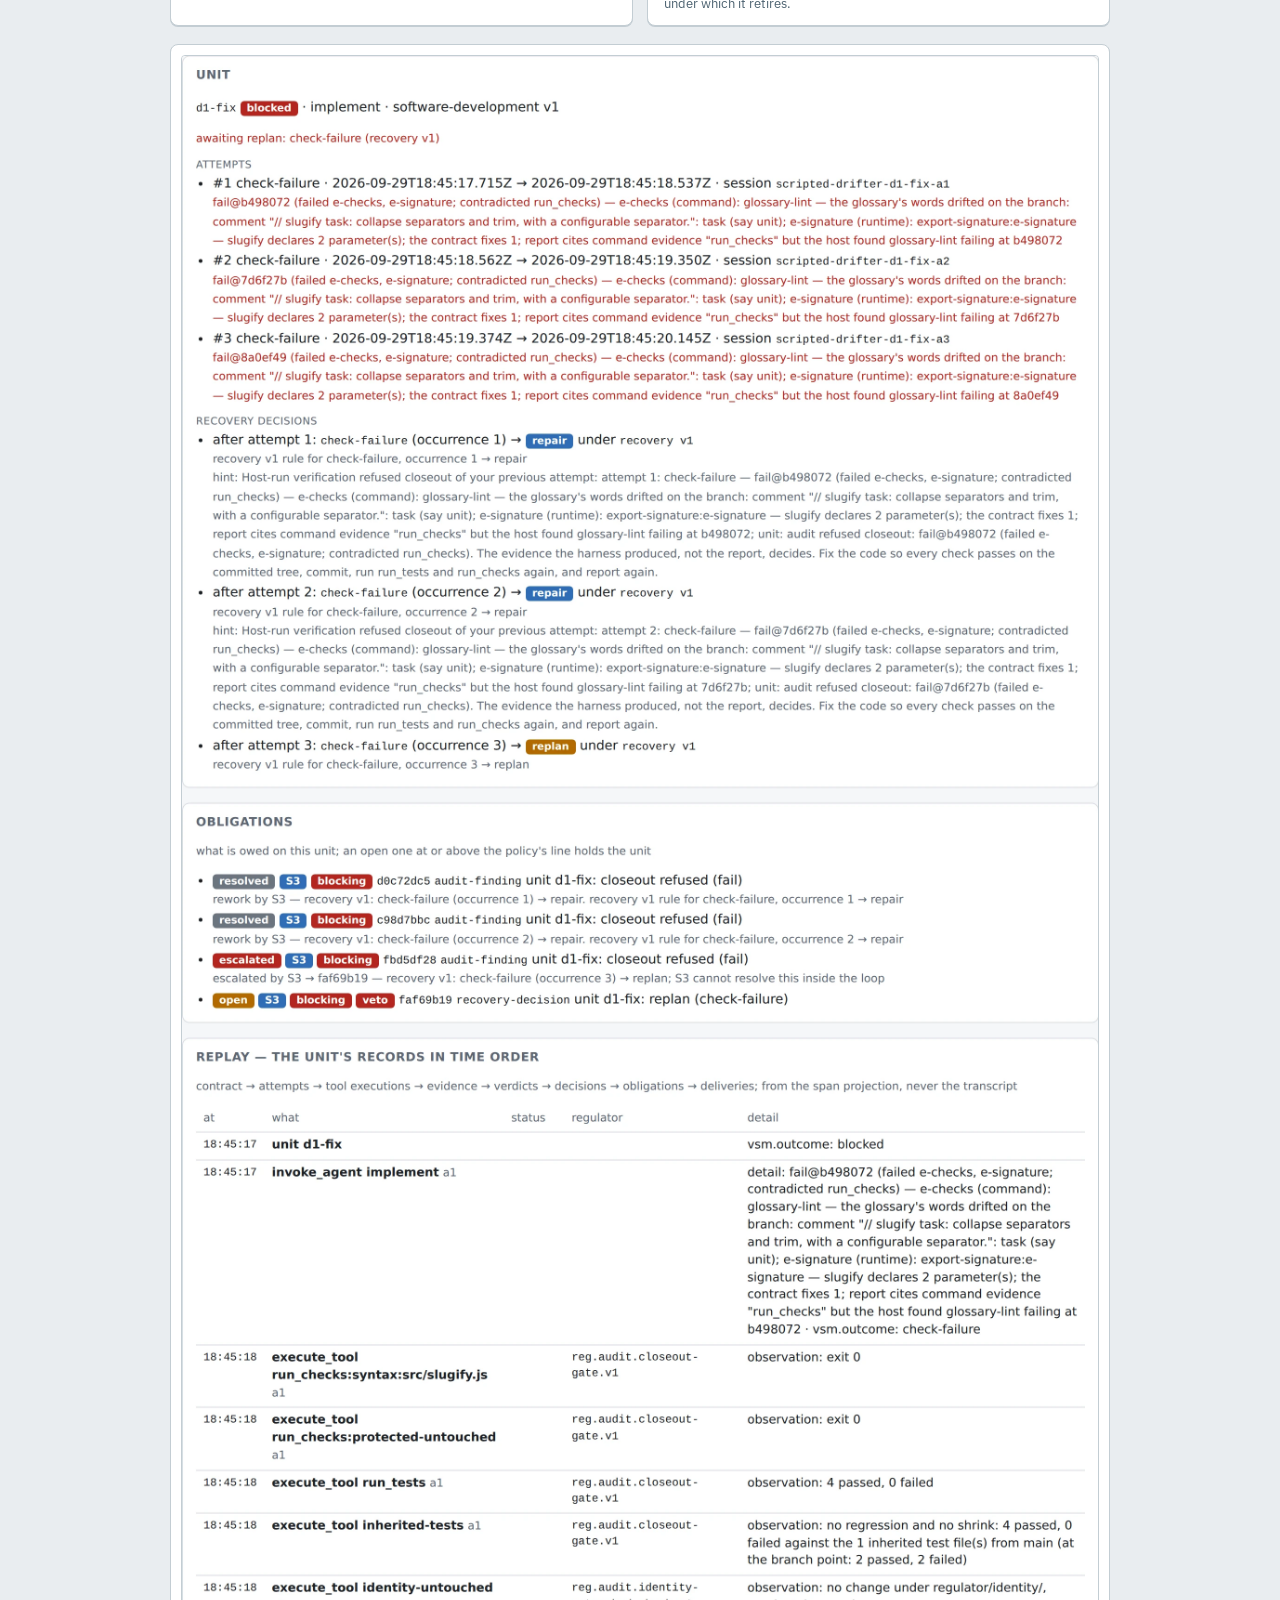
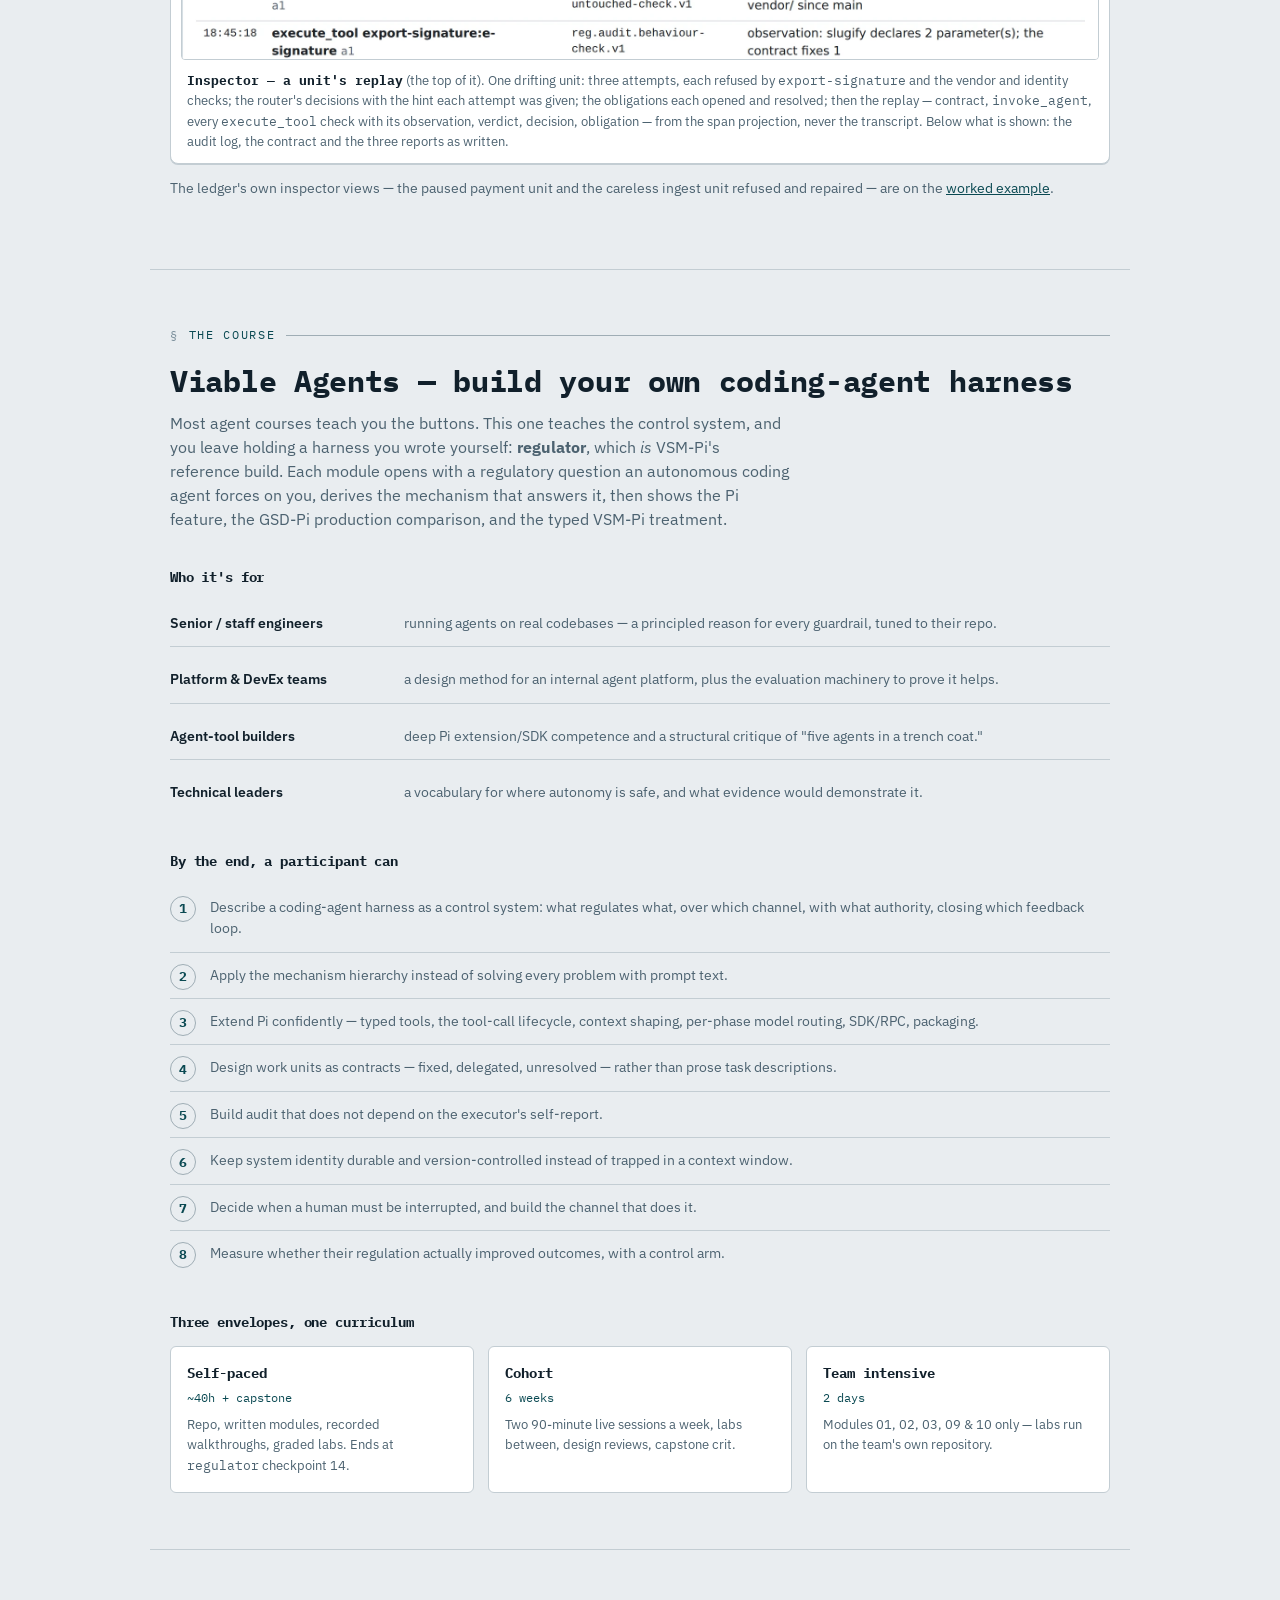
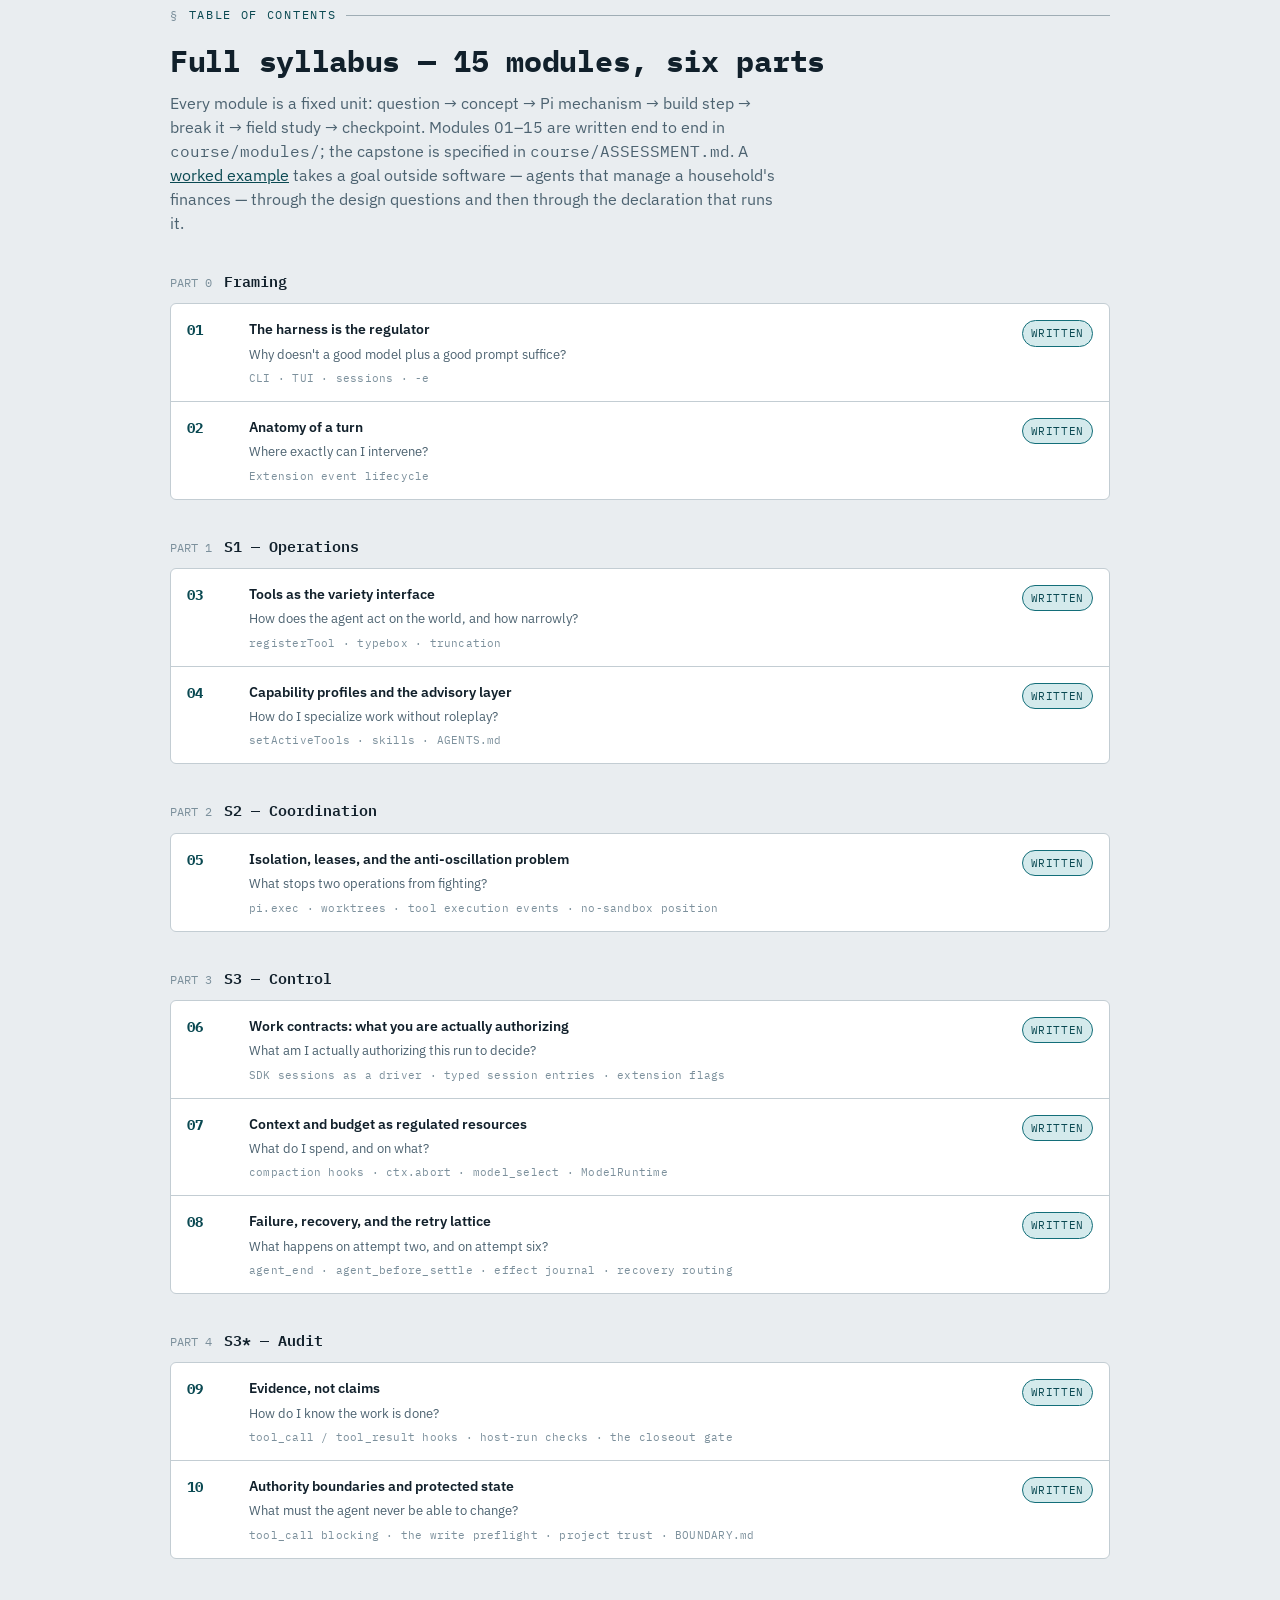
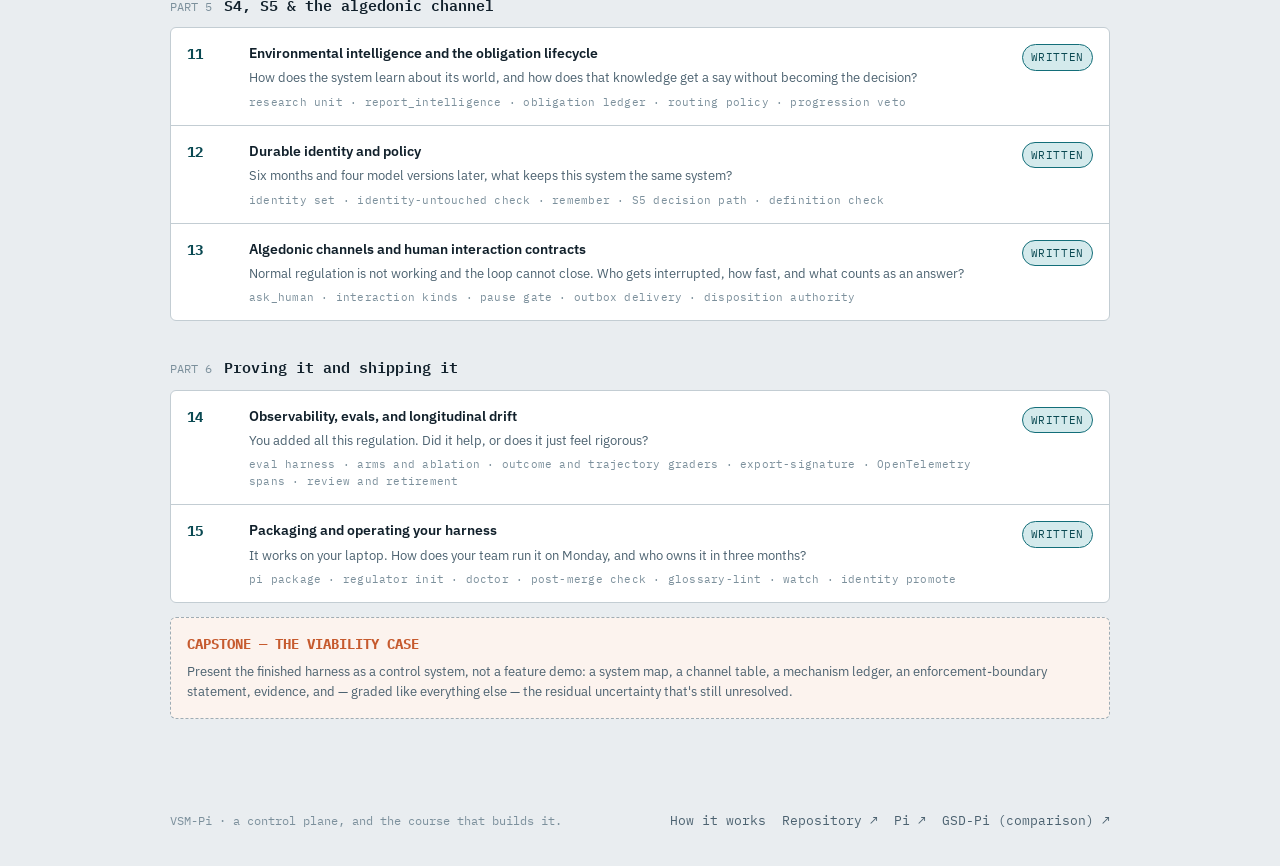
<file: site/v1/index.html>
<!doctype html>
<html lang="en">
<head>
<meta charset="utf-8">
<meta name="viewport" content="width=device-width, initial-scale=1, viewport-fit=cover">
<meta name="robots" content="noindex, follow">
<title>Viable Agents</title>
<meta name="description" content="VSM-Pi is a cybernetic control plane for agentic software development, and Viable Agents is the course that builds it lesson by lesson.">
<link rel="preconnect" href="https://fonts.googleapis.com">
<link rel="preconnect" href="https://fonts.gstatic.com" crossorigin>
<link href="https://fonts.googleapis.com/css2?family=IBM+Plex+Mono:wght@400;500;600;700&family=IBM+Plex+Sans:wght@400;500;600;700&display=swap" rel="stylesheet">
<style>
  *{box-sizing:border-box;}
  html,body{margin:0;padding:0;}
  img{max-width:100%;}
  [hidden]{display:none!important;}
  :root{
    --bg:#e9edf0;
    --surface:#ffffff;
    --surface-2:#dde3e7;
    --ink:#11202b;
    --ink-dim:#4c6270;
    --ink-faint:#7c909c;
    --line:#c3cdd3;
    --line-strong:#9fadb5;
    --signal:#136e79;
    --signal-ink:#0a4952;
    --signal-soft:#d4eaec;
    --alarm:#c65a2e;
    --alarm-soft:#f7e2d5;
    --mono:'IBM Plex Mono',ui-monospace,SFMono-Regular,Menlo,monospace;
    --sans:'IBM Plex Sans',system-ui,-apple-system,Segoe UI,sans-serif;
    --radius:3px;
    color-scheme:light dark;
  }
  @media (prefers-color-scheme: dark){
    :root:not([data-theme="light"]){
      --bg:#0c1417;
      --surface:#121b1f;
      --surface-2:#182327;
      --ink:#e7edef;
      --ink-dim:#9fb0b6;
      --ink-faint:#6d8189;
      --line:#26343a;
      --line-strong:#3a4c53;
      --signal:#4fd6de;
      --signal-ink:#8fe7ec;
      --signal-soft:#152c30;
      --alarm:#ff8f5c;
      --alarm-soft:#2e1f16;
    }
  }
  :root[data-theme="dark"]{
    --bg:#0c1417;
    --surface:#121b1f;
    --surface-2:#182327;
    --ink:#e7edef;
    --ink-dim:#9fb0b6;
    --ink-faint:#6d8189;
    --line:#26343a;
    --line-strong:#3a4c53;
    --signal:#4fd6de;
    --signal-ink:#8fe7ec;
    --signal-soft:#152c30;
    --alarm:#ff8f5c;
    --alarm-soft:#2e1f16;
  }

  *{box-sizing:border-box;}
  body{
    background:var(--bg);
    color:var(--ink);
    font-family:var(--sans);
    line-height:1.55;
    -webkit-font-smoothing:antialiased;
  }
  .wrap{
    max-width:980px;
    margin:0 auto;
    padding-inline:20px;
  }
  a{color:var(--signal-ink);}
  h1,h2,h3{font-family:var(--mono);letter-spacing:-0.01em;text-wrap:balance;}
  code,.mono{font-family:var(--mono);}

  /* ---- nav ---- */
  nav{
    position:sticky;
    top:env(safe-area-inset-top,0px);
    z-index:20;
    background:color-mix(in srgb, var(--bg) 88%, transparent);
    backdrop-filter:blur(8px);
    border-bottom:1px solid var(--line);
  }
  .navrow{
    display:flex;
    align-items:center;
    gap:24px;
    padding-block:12px;
    overflow-x:auto;
  }
  .navmark{
    font-family:var(--mono);
    font-weight:700;
    font-size:14px;
    letter-spacing:.02em;
    white-space:nowrap;
    display:flex;
    align-items:center;
    gap:6px;
  }
  .navmark .dot{width:7px;height:7px;border-radius:50%;background:var(--signal);box-shadow:0 0 0 3px var(--signal-soft);}
  .navlinks{display:flex;gap:18px;font-family:var(--mono);font-size:12.5px;white-space:nowrap;}
  .navlinks a{color:var(--ink-dim);text-decoration:none;}
  .navlinks a:hover{color:var(--signal-ink);}

  /* ---- section scaffolding ---- */
  section{padding-block:56px;border-bottom:1px solid var(--line);}
  section:last-of-type{border-bottom:none;}
  .kicker{
    font-family:var(--mono);
    font-size:12px;
    letter-spacing:.14em;
    text-transform:uppercase;
    color:var(--signal-ink);
    display:flex;
    align-items:center;
    gap:10px;
    margin-bottom:14px;
  }
  .kicker::before{content:"§";color:var(--ink-faint);}
  .kicker .tick{flex:1;height:1px;background:var(--line-strong);}
  h2.title{font-size:clamp(22px,3vw,30px);margin:0 0 6px;}
  .lede{color:var(--ink-dim);max-width:62ch;font-size:15.5px;margin:0 0 28px;}

  /* ---- hero ---- */
  .hero{padding-block:64px 48px;border-bottom:1px solid var(--line);}
  .hero-eyebrow{
    font-family:var(--mono);font-size:12.5px;color:var(--ink-faint);
    letter-spacing:.12em;text-transform:uppercase;margin-bottom:18px;
  }
  .hero h1{
    font-size:clamp(34px,6vw,58px);
    line-height:1.02;
    margin:0 0 18px;
    font-weight:700;
  }
  .hero h1 .accent{color:var(--signal-ink);}
  .hero p.tag{
    font-size:17px;color:var(--ink-dim);max-width:56ch;margin:0 0 28px;
  }
  .quote{
    font-family:var(--mono);
    font-size:15px;
    color:var(--ink);
    border-left:2px solid var(--signal);
    padding:2px 0 2px 16px;
    margin:0 0 30px;
  }
  .quote span{display:block;color:var(--ink-faint);font-size:11px;letter-spacing:.08em;text-transform:uppercase;margin-top:6px;}
  .hero-links{display:flex;gap:14px;flex-wrap:wrap;}
  .btn{
    font-family:var(--mono);font-size:13px;padding:10px 16px;border-radius:var(--radius);
    text-decoration:none;border:1px solid var(--line-strong);color:var(--ink);
    display:inline-flex;align-items:center;gap:8px;
  }
  .btn.primary{background:var(--signal);border-color:var(--signal);color:#f2fbfb;}
  .btn:hover{border-color:var(--signal);}

  /* ---- diagram ---- */
  .diagram-shell{
    background:var(--surface);border:1px solid var(--line);border-radius:6px;
    padding:18px 8px;margin-top:8px;
  }
  .diagram-cap{font-family:var(--mono);font-size:11.5px;color:var(--ink-faint);text-align:center;margin-top:10px;letter-spacing:.03em;}

  /* ---- ladder (mechanism hierarchy) ---- */
  .ladder{display:flex;flex-direction:column;gap:2px;margin-top:8px;}
  .rung{
    display:grid;grid-template-columns:34px 1fr;gap:14px;align-items:center;
    padding:12px 14px;background:var(--surface);border:1px solid var(--line);
  }
  .rung:not(:last-child){border-bottom:none;}
  .rung:first-child{border-radius:6px 6px 0 0;}
  .rung:last-child{border-radius:0 0 6px 6px;}
  .rung .n{font-family:var(--mono);font-weight:700;color:var(--signal-ink);font-size:15px;}
  .rung .t{font-weight:600;font-size:14.5px;}
  .rung .d{color:var(--ink-dim);font-size:13.5px;margin-top:2px;}
  .rung.judgment{background:color-mix(in srgb, var(--alarm-soft) 55%, var(--surface));}

  /* ---- vsm table ---- */
  table{width:100%;border-collapse:collapse;font-size:13.8px;}
  .tbl-wrap{overflow-x:auto;border:1px solid var(--line);border-radius:6px;background:var(--surface);}
  th{
    text-align:left;font-family:var(--mono);font-size:11px;letter-spacing:.06em;text-transform:uppercase;
    color:var(--ink-faint);padding:10px 14px;border-bottom:1px solid var(--line-strong);white-space:nowrap;
  }
  td{padding:11px 14px;border-bottom:1px solid var(--line);vertical-align:top;}
  tr:last-child td{border-bottom:none;}
  .fn{font-family:var(--mono);font-weight:700;color:var(--signal-ink);white-space:nowrap;}

  /* ---- two col ---- */
  .grid2{display:grid;grid-template-columns:1fr 1fr;gap:32px;}
  @media (max-width:760px){.grid2{grid-template-columns:1fr;}}

  /* ---- status card row ---- */
  .cards{display:grid;grid-template-columns:repeat(3,1fr);gap:14px;margin-top:8px;}
  @media (max-width:700px){.cards{grid-template-columns:1fr;}}
  .card{background:var(--surface);border:1px solid var(--line);border-radius:6px;padding:16px;}
  .card .k{font-family:var(--mono);font-size:26px;font-weight:700;color:var(--signal-ink);font-variant-numeric:tabular-nums;}
  .card .l{font-size:12.5px;color:var(--ink-dim);margin-top:4px;}

  pre.tree{
    background:var(--surface);border:1px solid var(--line);border-radius:6px;
    padding:16px 18px;font-family:var(--mono);font-size:12.5px;line-height:1.65;color:var(--ink-dim);
    overflow-x:auto;margin:0;
  }
  pre.tree b{color:var(--ink);}

  /* ---- audience table ---- */
  .aud{display:flex;flex-direction:column;gap:10px;}
  .aud .row{display:grid;grid-template-columns:220px 1fr;gap:14px;padding:12px 0;border-bottom:1px solid var(--line);}
  .aud .row:last-child{border-bottom:none;}
  .aud .who{font-weight:600;font-size:13.8px;}
  .aud .what{color:var(--ink-dim);font-size:13.8px;}
  @media (max-width:640px){.aud .row{grid-template-columns:1fr;gap:2px;}}

  .outcomes{list-style:none;margin:0;padding:0;display:flex;flex-direction:column;gap:0;counter-reset:oc;}
  .outcomes li{
    counter-increment:oc;position:relative;padding:12px 0 12px 40px;border-bottom:1px solid var(--line);
    font-size:13.8px;color:var(--ink-dim);
  }
  .outcomes li:last-child{border-bottom:none;}
  .outcomes li::before{
    content:counter(oc);position:absolute;left:0;top:11px;font-family:var(--mono);font-weight:700;
    color:var(--signal-ink);font-size:12.5px;width:24px;height:24px;border:1px solid var(--line-strong);
    border-radius:50%;display:flex;align-items:center;justify-content:center;
  }

  /* ---- TOC ---- */
  .part{margin-top:36px;}
  .part:first-child{margin-top:0;}
  .part-head{
    display:flex;align-items:baseline;gap:12px;margin-bottom:10px;
  }
  .part-num{font-family:var(--mono);font-size:12px;color:var(--ink-faint);}
  .part-name{font-family:var(--mono);font-weight:600;font-size:14.5px;}
  .modlist{display:flex;flex-direction:column;border:1px solid var(--line);border-radius:6px;overflow:hidden;background:var(--surface);}
  .mod{
    display:grid;
    grid-template-columns:48px 1fr auto;
    gap:14px;
    padding:14px 16px;
    border-bottom:1px solid var(--line);
    align-items:start;
  }
  .mod:last-child{border-bottom:none;}
  .mod .num{font-family:var(--mono);font-weight:700;color:var(--ink-faint);font-size:14px;padding-top:2px;}
  .mod.written .num{color:var(--signal-ink);}
  .mod .body .name{font-weight:600;font-size:14.3px;margin-bottom:3px;}
  .mod .body .q{color:var(--ink-dim);font-size:13.2px;}
  .mod .body .surface{font-family:var(--mono);font-size:11px;color:var(--ink-faint);margin-top:6px;letter-spacing:.02em;}
  .pill{
    font-family:var(--mono);font-size:10.5px;letter-spacing:.06em;text-transform:uppercase;
    padding:4px 8px;border-radius:20px;white-space:nowrap;align-self:start;margin-top:2px;
  }
  .pill.written{background:var(--signal-soft);color:var(--signal-ink);border:1px solid var(--signal);}
  .pill.planned{background:transparent;color:var(--ink-faint);border:1px solid var(--line-strong);}
  @media (max-width:620px){
    .mod{grid-template-columns:32px 1fr;}
    .pill{grid-column:2;justify-self:start;margin-top:8px;}
  }

  .capstone{
    margin-top:14px;border:1px dashed var(--line-strong);border-radius:6px;padding:16px;
    background:color-mix(in srgb, var(--alarm-soft) 40%, var(--surface));
  }
  .capstone .name{font-family:var(--mono);font-weight:700;font-size:13.5px;color:var(--alarm);margin-bottom:6px;}
  .capstone p{margin:0;color:var(--ink-dim);font-size:13.2px;}

  /* envelopes */
  .env-cards{display:grid;grid-template-columns:repeat(3,1fr);gap:14px;}
  @media (max-width:760px){.env-cards{grid-template-columns:1fr;}}
  .env-card{border:1px solid var(--line);border-radius:6px;padding:16px;background:var(--surface);}
  .env-card h4{margin:0 0 4px;font-family:var(--mono);font-size:14px;}
  .env-card .len{font-family:var(--mono);font-size:12px;color:var(--signal-ink);margin-bottom:8px;}
  .env-card p{margin:0;font-size:13px;color:var(--ink-dim);}

  /* ---- control room mockups ---- */
  .fake-tag{
    display:inline-flex;align-items:center;gap:6px;font-family:var(--mono);font-size:11px;
    letter-spacing:.06em;text-transform:uppercase;color:var(--alarm);border:1px solid var(--alarm);
    background:var(--alarm-soft);padding:4px 10px;border-radius:20px;margin-bottom:16px;
  }
  .fake-tag::before{content:"";width:6px;height:6px;border-radius:50%;background:var(--alarm);}
  .fake-tag.ok{color:var(--signal);border-color:var(--signal);background:var(--signal-soft);}
  .fake-tag.ok::before{background:var(--signal);}
  .crframe{border:1px solid var(--line);border-radius:8px;overflow:hidden;background:var(--surface);margin-top:18px;box-shadow:0 1px 0 var(--line);}
  .crframe .chrome{
    display:flex;align-items:center;gap:8px;padding:0 12px;height:38px;
    background:var(--surface-2);border-bottom:1px solid var(--line);
  }
  .crframe .wdot{width:8px;height:8px;border-radius:50%;background:var(--line-strong);}
  .crframe .tabs{display:flex;gap:2px;margin-left:10px;font-family:var(--mono);font-size:11px;overflow-x:auto;}
  .crframe .tab{padding:9px 12px 8px;color:var(--ink-faint);white-space:nowrap;border-bottom:2px solid transparent;}
  .crframe .tab.active{color:var(--signal-ink);border-bottom-color:var(--signal);}
  .crframe .body{padding:18px;}
  .cr-topo{display:grid;grid-template-columns:170px 1fr;gap:16px;}
  @media (max-width:640px){.cr-topo{grid-template-columns:1fr;}}
  .cr-nodelist{display:flex;flex-direction:column;gap:3px;}
  .cr-node{
    display:flex;align-items:center;gap:8px;padding:7px 9px;border-radius:5px;
    font-family:var(--mono);font-size:12px;color:var(--ink-dim);
  }
  .cr-node .d{width:6px;height:6px;border-radius:50%;background:var(--line-strong);flex:none;}
  .cr-node.sel{background:var(--signal-soft);color:var(--signal-ink);}
  .cr-node.sel .d{background:var(--signal);}
  .cr-node.pulse .d{background:var(--alarm);}
  .cr-inspector{border:1px solid var(--line);border-radius:6px;padding:14px;background:var(--surface-2);}
  .cr-inspector .id{font-family:var(--mono);font-size:12px;color:var(--signal-ink);margin-bottom:10px;word-break:break-all;}
  .cr-field{display:grid;grid-template-columns:96px 1fr;gap:10px;padding:6px 0;border-bottom:1px solid var(--line);font-size:12.5px;}
  .cr-field:last-child{border-bottom:none;}
  .cr-field .k{font-family:var(--mono);font-size:10.5px;letter-spacing:.04em;text-transform:uppercase;color:var(--ink-faint);padding-top:1px;}
  .cr-field .v{color:var(--ink-dim);}
  .cr-banner{
    display:flex;align-items:center;gap:10px;padding:10px 12px;border-radius:6px;margin-bottom:14px;
    background:var(--alarm-soft);border:1px solid var(--alarm);font-family:var(--mono);font-size:12px;color:var(--alarm);
  }
  .cr-banner .d{width:7px;height:7px;border-radius:50%;background:var(--alarm);flex:none;}
  .cr-table{width:100%;border-collapse:collapse;font-size:12.5px;}
  .cr-table th{text-align:left;font-family:var(--mono);font-size:10px;letter-spacing:.05em;text-transform:uppercase;color:var(--ink-faint);padding:6px 10px;border-bottom:1px solid var(--line-strong);}
  .cr-table td{padding:9px 10px;border-bottom:1px solid var(--line);color:var(--ink-dim);}
  .cr-table tr:last-child td{border-bottom:none;}
  .cr-table td.unit{font-family:var(--mono);color:var(--ink);}
  .cr-status{font-family:var(--mono);font-size:10.5px;padding:3px 8px;border-radius:20px;white-space:nowrap;}
  .cr-status.run{background:var(--signal-soft);color:var(--signal-ink);}
  .cr-status.block{background:var(--alarm-soft);color:var(--alarm);}
  .cr-caption{font-family:var(--mono);font-size:11.5px;color:var(--ink-faint);margin-top:10px;}
  figure.shot{margin:18px 0 0;background:var(--surface);border:1px solid var(--line);border-radius:8px;padding:10px;box-shadow:0 1px 0 var(--line);}
  figure.shot img{display:block;width:100%;height:auto;border:1px solid var(--line);border-radius:4px;background:#fff;}
  figure.shot figcaption{font-size:13.2px;color:var(--ink-dim);margin:10px 6px 2px;}
  figure.shot figcaption b{color:var(--ink);font-family:var(--mono);font-size:12.5px;}
  .shots2{display:grid;grid-template-columns:1fr 1fr;gap:14px;}
  @media (max-width:760px){.shots2{grid-template-columns:1fr;}}
  .cr-next{display:grid;grid-template-columns:repeat(3,1fr);gap:12px;margin-top:22px;}
  @media (max-width:700px){.cr-next{grid-template-columns:1fr;}}
  .cr-next-card{border:1px dashed var(--line-strong);border-radius:6px;padding:13px;}
  .cr-next-card .t{font-family:var(--mono);font-weight:600;font-size:12.5px;margin-bottom:4px;}
  .cr-next-card .d{font-size:12px;color:var(--ink-dim);}

  footer{padding-block:36px;}
  .foot-row{display:flex;flex-wrap:wrap;justify-content:space-between;gap:16px;align-items:center;}
  .foot-links{display:flex;gap:16px;font-family:var(--mono);font-size:12.5px;flex-wrap:wrap;}
  .foot-links a{color:var(--ink-dim);text-decoration:none;}
  .foot-links a:hover{color:var(--signal-ink);}
  .foot-note{font-family:var(--mono);font-size:11.5px;color:var(--ink-faint);}
</style>
</head>
<body>
<div style="background:var(--alarm-soft);color:var(--alarm);border-bottom:1px solid var(--alarm);font-family:var(--mono);font-size:12.5px;text-align:center;padding:9px 16px;">
  This is an archived earlier version of this page &mdash; <a href="../index.html" style="color:var(--alarm);text-decoration:underline;">see the current site &rarr;</a>
</div>

<nav>
  <div class="wrap navrow">
    <div class="navmark"><span class="dot"></span>VSM&#8202;·&#8202;PI</div>
    <div class="navlinks">
      <a href="#product">Product</a>
      <a href="#model">Control model</a>
      <a href="#orchestrator">Orchestrator</a>
      <a href="#control-room">Control room</a>
      <a href="#course">Course</a>
      <a href="#syllabus">Syllabus</a>
      <a href="#status">Status</a>
      <a href="how-it-works.html">How it works ↗</a>
      <a href="personal-finance.html">Worked example ↗</a>
    </div>
  </div>
</nav>

<header class="hero wrap">
  <div class="hero-eyebrow">A control plane, and the course that builds it</div>
  <h1>Cybernetic control<br>for <span class="accent">agentic</span> software.</h1>
  <p class="tag">VSM-Pi asks whether Stafford Beer's Viable System Model can run inside an
    autonomous coding agent — not as five chatbot personas, but as explicit functions,
    authority boundaries, typed channels, verification gates, and feedback loops. It ships
    its own orchestrator to find out, and a course, <strong>Viable Agents</strong>, that builds
    it lesson by lesson.</p>
  <div class="quote">Prompts advise. Types describe. Gates enforce.
    <span>The premise the whole project starts from</span>
  </div>
  <div class="hero-links">
    <a class="btn primary" href="#syllabus">Read the syllabus</a>
    <a class="btn" href="#model">See the control model</a>
    <a class="btn" href="how-it-works.html">How a unit runs (diagrams)</a>
    <a class="btn" href="https://pi.dev/">Pi, the substrate ↗</a>
  </div>
</header>

<section id="product" class="wrap">
  <div class="kicker">Product<span class="tick"></span></div>
  <h2 class="title">VSM-Pi</h2>
  <p class="lede">A coding-agent harness built on <a href="https://pi.dev/">Pi</a>, with a
    typed VSM control plane layered on top of it — designed against one recurring failure
    mode of autonomous agents: architectural drift that outruns anyone's ability to review it.</p>

  <div class="grid2">
    <div>
      <h3 style="font-size:14px;margin:0 0 10px;">Design goals</h3>
      <ul class="outcomes" style="counter-reset:none;">
        <li style="padding-left:14px;">Keep the orchestrator small — the S3 loop of contract → dispatch → verify → route → close, generic over workloads.</li>
        <li style="padding-left:14px;">Declare the control plane rather than assemble it: registry, capability profiles, policy, and workload live in a versioned, checked definition.</li>
        <li style="padding-left:14px;">Make S5 identity and policy durable and version-controlled, independent of any one context window.</li>
        <li style="padding-left:14px;">Keep S3* audit independent of S1 self-reporting.</li>
        <li style="padding-left:14px;">Differentiate operations by capability profile, not roleplay persona.</li>
      </ul>
    </div>
    <div>
      <h3 style="font-size:14px;margin:0 0 10px;">Repository layout</h3>
      <pre class="tree"><b>packages/</b>
  protocol/       VSM vocabulary + runtime schemas — messages, trace,
                  effects, profiles, registry, contracts, execution,
                  policy, recovery, audit, obligations, memory
  core/           authority (write preflight), leases, thrash detector,
                  execution store, signal sink, budgets, recovery
                  router, effect journal, audit log, obligation ledger
                  and router, identity + memory stores, definition
                  check, registry check + REGULATORS.md / BOUNDARY.md
  checks/         deterministic S3* checks: host-run verification
                  bound to a revision, the technical verdict
  pi-extension/   Pi lifecycle integration, S5 write gate, typed
                  proposal / audit-finding / uncertainty tools
  cli/            `regulator status`: the read model over a
                  definition and an instance
  control-room/   read-only page over the read model

<b>course/lab/</b>       reference build — checkpoints 0–14, three fixtures,
                  the registry (42 records), identity, profiles, policies,
                  the drift eval suite and its committed reports,
                  workload, the `regulator` CLI; installs as a pi
                  package, OPERATING.md says who runs what
<b>course/modules/</b>   lessons 01–15, written
<b>docs/</b>             architecture, roadmap, design notes, DEBT.md
<b>vsm/</b>               committed S5 artifacts for this repo itself
<b>site/</b>              this page</pre>
    </div>
  </div>
  <p style="font-size:12.5px;color:var(--ink-dim);margin-top:18px;">
    Promotion is a standing rule, not a one-off: a checkpoint's Pi-free module moves from
    <code>course/lab</code> into <code>packages/</code> once two lessons depend on it, and
    the lab imports it back rather than re-implementing it. Trace, effects, profiles and the
    registry went first; contracts, the execution store, leases, budgets, the recovery
    router, the effect journal, the host-run checks, the audit log, the write preflight, the
    obligation ledger, and identity, memory and the definition check have followed.
  </p>
</section>

<section id="model" class="wrap">
  <div class="kicker">Control model<span class="tick"></span></div>
  <h2 class="title">Six functions, one loop</h2>
  <p class="lede">Beer's Viable System Model, read as a harness architecture. Regulatory
    variety flows down as attenuated instruction and back up as amplified evidence —
    S3&#42; audits independently of what S1 reports, and S4 argues with S3 about the future
    on S5's terms.</p>

  <div class="diagram-shell">
    <svg viewBox="0 0 760 400" width="100%" role="img" aria-label="Diagram of the Viable System Model: S5 identity at top, S4 intelligence facing the environment, S3 control with S3-star audit alongside, S2 coordination, and three S1 operational units at the bottom each touching the environment.">
      <defs>
        <marker id="arrow" markerWidth="8" markerHeight="8" refX="6" refY="3" orient="auto">
          <path d="M0,0 L6,3 L0,6 Z" fill="var(--ink-faint)"/>
        </marker>
      </defs>
      <!-- environment -->
      <path d="M 560 20 C 660 40, 700 120, 690 200 C 700 280, 660 360, 560 380"
            fill="none" stroke="var(--line-strong)" stroke-width="1.5" stroke-dasharray="3 5"/>
      <text x="752" y="16" text-anchor="end" font-family="var(--mono)" font-size="11" fill="var(--ink-faint)">ENVIRONMENT</text>

      <!-- spine -->
      <line x1="150" y1="46" x2="150" y2="330" stroke="var(--line-strong)" stroke-width="1.5"/>

      <!-- S5 -->
      <rect x="60" y="18" width="180" height="46" rx="4" fill="var(--surface)" stroke="var(--signal)" stroke-width="1.6"/>
      <text x="150" y="38" text-anchor="middle" font-family="var(--mono)" font-weight="700" font-size="13" fill="var(--signal-ink)">S5 — IDENTITY</text>
      <text x="150" y="54" text-anchor="middle" font-family="var(--mono)" font-size="10" fill="var(--ink-faint)">policy · invariants</text>

      <!-- S4 -->
      <rect x="60" y="96" width="180" height="46" rx="4" fill="var(--surface)" stroke="var(--line-strong)" stroke-width="1.4"/>
      <text x="150" y="116" text-anchor="middle" font-family="var(--mono)" font-weight="700" font-size="13" fill="var(--ink)">S4 — INTELLIGENCE</text>
      <text x="150" y="132" text-anchor="middle" font-family="var(--mono)" font-size="10" fill="var(--ink-faint)">environment · future</text>
      <line x1="240" y1="119" x2="470" y2="119" stroke="var(--ink-faint)" stroke-width="1.3" marker-end="url(#arrow)"/>

      <!-- S3 + S3* -->
      <rect x="60" y="174" width="180" height="46" rx="4" fill="var(--surface)" stroke="var(--line-strong)" stroke-width="1.4"/>
      <text x="150" y="194" text-anchor="middle" font-family="var(--mono)" font-weight="700" font-size="13" fill="var(--ink)">S3 — CONTROL</text>
      <text x="150" y="210" text-anchor="middle" font-family="var(--mono)" font-size="10" fill="var(--ink-faint)">contract · dispatch · budget</text>
      <rect x="255" y="174" width="120" height="46" rx="4" fill="var(--alarm-soft)" stroke="var(--alarm)" stroke-width="1.4"/>
      <text x="315" y="194" text-anchor="middle" font-family="var(--mono)" font-weight="700" font-size="12" fill="var(--alarm)">S3&#42; AUDIT</text>
      <text x="315" y="210" text-anchor="middle" font-family="var(--mono)" font-size="9.5" fill="var(--ink-dim)">independent</text>

      <!-- S2 -->
      <rect x="60" y="252" width="180" height="42" rx="4" fill="var(--surface)" stroke="var(--line-strong)" stroke-width="1.4"/>
      <text x="150" y="271" text-anchor="middle" font-family="var(--mono)" font-weight="700" font-size="13" fill="var(--ink)">S2 — COORDINATION</text>
      <text x="150" y="286" text-anchor="middle" font-family="var(--mono)" font-size="10" fill="var(--ink-faint)">leases · anti-oscillation</text>

      <!-- S1 units -->
      <rect x="30" y="330" width="90" height="46" rx="4" fill="var(--surface)" stroke="var(--signal)" stroke-width="1.4"/>
      <text x="75" y="350" text-anchor="middle" font-family="var(--mono)" font-weight="700" font-size="11.5" fill="var(--signal-ink)">S1</text>
      <text x="75" y="364" text-anchor="middle" font-family="var(--mono)" font-size="9" fill="var(--ink-faint)">coding</text>

      <rect x="130" y="330" width="90" height="46" rx="4" fill="var(--surface)" stroke="var(--signal)" stroke-width="1.4"/>
      <text x="175" y="350" text-anchor="middle" font-family="var(--mono)" font-weight="700" font-size="11.5" fill="var(--signal-ink)">S1</text>
      <text x="175" y="364" text-anchor="middle" font-family="var(--mono)" font-size="9" fill="var(--ink-faint)">infra</text>

      <rect x="230" y="330" width="90" height="46" rx="4" fill="var(--surface)" stroke="var(--signal)" stroke-width="1.4"/>
      <text x="275" y="350" text-anchor="middle" font-family="var(--mono)" font-weight="700" font-size="11.5" fill="var(--signal-ink)">S1</text>
      <text x="275" y="364" text-anchor="middle" font-family="var(--mono)" font-size="9" fill="var(--ink-faint)">migration</text>

      <line x1="75" y1="330" x2="130" y2="230" stroke="var(--ink-faint)" stroke-width="1" stroke-dasharray="2 4"/>
      <line x1="175" y1="330" x2="150" y2="230" stroke="var(--ink-faint)" stroke-width="1" stroke-dasharray="2 4"/>
      <line x1="275" y1="330" x2="170" y2="230" stroke="var(--ink-faint)" stroke-width="1" stroke-dasharray="2 4"/>

      <line x1="75" y1="330" x2="560" y2="220" stroke="var(--line-strong)" stroke-width="1" stroke-dasharray="1 5"/>
      <line x1="175" y1="330" x2="560" y2="260" stroke="var(--line-strong)" stroke-width="1" stroke-dasharray="1 5"/>
      <line x1="275" y1="330" x2="560" y2="300" stroke="var(--line-strong)" stroke-width="1" stroke-dasharray="1 5"/>
    </svg>
    <div class="diagram-cap">S1 units act directly on the environment; S3&#42; audits independently of what they report; S4 and S3 argue about now vs. next, arbitrated by S5 policy.</div>
  </div>
</section>

<section class="wrap">
  <div class="kicker">Mechanism hierarchy<span class="tick"></span></div>
  <h2 class="title">Prefer the mechanism that survives adversarial pressure</h2>
  <p class="lede">When adding a feature to the harness, VSM-Pi walks this ladder from the
    top down. It is an ordering by reliability, not by elegance: if you can write the check,
    don't write the paragraph.</p>
  <div class="ladder">
    <div class="rung"><div class="n">1</div><div><div class="t">TypeScript invariant</div><div class="d">Use the type system — errors that can't compile.</div></div></div>
    <div class="rung"><div class="n">2</div><div><div class="t">Deterministic runtime check</div><div class="d">A gate that mechanically enforces a rule at execution time.</div></div></div>
    <div class="rung"><div class="n">3</div><div><div class="t">Structured tool / protocol</div><div class="d">A runtime schema and a typed message, not a free-text instruction.</div></div></div>
    <div class="rung judgment"><div class="n">4</div><div><div class="t">Model judgment</div><div class="d">Reached for when the decision genuinely requires interpretation.</div></div></div>
    <div class="rung judgment"><div class="n">5</div><div><div class="t">Prompt / context engineering</div><div class="d">Advice for what no gate above it can know — taste, intent, convention.</div></div></div>
  </div>
</section>

<section class="wrap">
  <div class="kicker">Working VSM mapping<span class="tick"></span></div>
  <h2 class="title">Where each function lives today</h2>
  <div class="tbl-wrap">
    <table>
      <thead><tr><th>Function</th><th>Initial VSM-Pi interpretation</th></tr></thead>
      <tbody>
        <tr><td class="fn">S1 · Operations</td><td>Coding, data, UI, infrastructure, migration, and integration capability profiles</td></tr>
        <tr><td class="fn">S2 · Coordination</td><td>Tool contracts, worktree isolation, leases with liveness, reintegration, anti-oscillation mechanisms</td></tr>
        <tr><td class="fn">S3 · Control</td><td>The orchestrator — work contracts, dispatch, budgets, the recovery lattice, execution-state authority</td></tr>
        <tr><td class="fn">S3&#42; · Audit</td><td>Harness-run verification plus architectural/domain checks and independent audit findings</td></tr>
        <tr><td class="fn">S4 · Intelligence</td><td>Read-only specialists and external/environmental intelligence feeding planning and reassessment</td></tr>
        <tr><td class="fn">S5 · Identity/Policy</td><td>Versioned product identity, architecture, domain model, invariants, and policy</td></tr>
      </tbody>
    </table>
  </div>
</section>

<section id="orchestrator" class="wrap">
  <div class="kicker">Architecture<span class="tick"></span></div>
  <h2 class="title">VSM-Pi provides its own orchestrator</h2>
  <p class="lede">The project does not scope itself as a regulation layer riding on
    <a href="https://github.com/open-gsd/gsd-pi">GSD-Pi</a>'s workflow kernel. GSD-Pi is
    mid-cutover to a database-authoritative lifecycle, OpenGSD is fanning out into separate
    projects, and the course lab already proved the regulation layer needs <em>an</em>
    orchestrator, not GSD's — ten checkpoints of gates, effects, profiles, leases,
    contracts, budgets, recovery, audit and authority run on bare Pi. <code>packages/</code>
    has no GSD dependency; GSD-Pi stays in the course purely as comparison material.
    <a href="how-it-works.html">How a unit runs through the loop</a> is drawn out on its
    own page.</p>

  <div class="grid2">
    <div>
      <h3 style="font-size:14px;margin:0 0 10px;">The orchestrator, sized</h3>
      <p style="font-size:13.5px;color:var(--ink-dim);margin:0 0 12px;">Nothing but the S3
        loop, generic over workloads, with leases, budgets, and attempts as immutable records.
        All five stages exist in <code>course/lab/src/controller.ts</code>:</p>
      <div class="diagram-shell" style="padding:16px;">
        <div style="display:flex;flex-wrap:wrap;gap:8px;align-items:center;font-family:var(--mono);font-size:12.5px;">
          <span class="pill written" style="border-radius:6px;">contract</span>
          <span style="color:var(--ink-faint);">→</span>
          <span class="pill written" style="border-radius:6px;">dispatch</span>
          <span style="color:var(--ink-faint);">→</span>
          <span class="pill written" style="border-radius:6px;">research</span>
          <span class="pill written" style="border-radius:6px;">verify</span>
          <span style="color:var(--ink-faint);">→</span>
          <span class="pill written" style="border-radius:6px;">route</span>
          <span style="color:var(--ink-faint);">→</span>
          <span class="pill written" style="border-radius:6px;">close</span>
        </div>
      </div>
      <p style="font-size:12px;color:var(--ink-faint);margin-top:10px;">What made GSD heavy —
        seven fixed phases, milestone lifecycles, UAT, projections — is <em>workload</em>,
        and lives in a workload definition, not in this loop. Recovery decisions cite a
        versioned policy; closeout is refused on anything but fresh, host-run evidence.</p>
    </div>
    <div>
      <h3 style="font-size:14px;margin:0 0 10px;">The first workload: the autoloop</h3>
      <p style="font-size:13.5px;color:var(--ink-dim);margin:0 0 12px;">The
        software-development autoloop is the first workload definition, and the one the
        course builds against its fixture repository — "build my own GSD" satisfied by
        <em>declaring</em> one rather than adapting it:</p>
      <div class="diagram-shell" style="padding:16px;">
        <div style="display:flex;flex-wrap:wrap;gap:8px;font-family:var(--mono);font-size:12px;">
          <span class="pill written" style="border-radius:6px;">plan</span>
          <span class="pill written" style="border-radius:6px;">implement</span>
          <span class="pill written" style="border-radius:6px;">verify</span>
          <span class="pill written" style="border-radius:6px;">integrate</span>
          <span class="pill written" style="border-radius:6px;">close</span>
        </div>
        <p style="font-size:10.5px;color:var(--ink-faint);letter-spacing:.03em;text-transform:uppercase;margin:14px 0 2px;">six unit types, declared in <code>workload/software-development.json</code>, each naming:</p>
        <div style="display:flex;flex-direction:column;gap:6px;margin-top:6px;font-size:12.5px;color:var(--ink-dim);">
          <div><b style="color:var(--ink);">A capability profile</b> the unit runs under — <code>implement</code> may write <code>src/</code> and <code>test/</code>; <code>research</code> is read-only by declared effect</div>
          <div><b style="color:var(--ink);">Checks</b> the orchestrator re-runs itself at closeout — <code>run_checks</code>, <code>run_tests</code> — bound to the revision they ran against</div>
          <div><b style="color:var(--ink);">Intelligence</b> from a <code>research</code> unit is routed into an obligation that holds the units it names until a person or S3 dispositions it — never applied, never replanned</div>
          <div><b style="color:var(--ink);">Still design:</b> S4 triggers that raise a research unit unasked, and consent before irreversible actions (lesson 13)</div>
        </div>
      </div>
    </div>
  </div>
</section>

<section id="status" class="wrap">
  <div class="kicker">Status<span class="tick"></span></div>
  <h2 class="title">The loop runs; the metasystem is next</h2>
  <p class="lede">The S3 loop exists end to end — contract, dispatch, verify, route, close —
    with leases, budgets, a versioned recovery policy, a closeout gate over host-run evidence,
    obligations that say who owes what and hold a unit until it is settled, and an identity
    set rendered from the files, write-protected, and enforced at closeout by a check that
    reads the branch. The algedonic path is in: a unit asks a person through one typed tool,
    only a recap continues without an answer, an unanswered question pauses the unit by gate,
    what is owed to a person is delivered and reminded, and who may answer is declared and
    checked. And the regulators owe evidence now: an eval harness runs the drift
    scenario under declared arms with outcome and trajectory graders, three committed
    reports say where the gated arm loses, every record carries an ablation switch and a
    retirement condition, and every instance store reads as OpenTelemetry spans. And it
    operates: the lab installs as a pi package, <code>regulator init</code> installs it into
    an existing repository under a declared manifest, <code>doctor</code> checks the
    instance before the first unit and in CI, the base is verified after every merge and
    a failure holds the whole instance, the glossary's refused words are linted, the outbox
    is watched, and an identity decision promotes back into the definition. What remains is
    the capstone.
    <code>course/lab</code> is the reference build; each checkpoint promotes into
    <code>packages/</code> as it stabilizes. What the build still owes is listed in
    <code>docs/DEBT.md</code>.</p>
  <div class="cards">
    <div class="card"><div class="k">0–14</div><div class="l">Lab checkpoints built, each a loadable Pi extension tested without a model, under CI on two Node versions</div></div>
    <div class="card"><div class="k">42</div><div class="l">Regulators in the registry, each with a stated limitation, an ablation switch and a retirement condition; <code>REGULATORS.md</code> and <code>BOUNDARY.md</code> generated from the records</div></div>
    <div class="card"><div class="k">15 / 15</div><div class="l">Lessons written end to end; the capstone viability case is specified and its rubric awaits calibration</div></div>
  </div>
</section>

<section id="control-room" class="wrap">
  <div class="kicker">The maintainer's interface<span class="tick"></span></div>
  <span class="fake-tag ok">All five views ship today — two recreated below</span>
  <h2 class="title">The control room</h2>
  <p class="lede">A projection of <em>registry ∪ execution store ∪ regulatory state</em>.
    It owns no state of its own — every screen is read from records that already exist
    elsewhere. <code>packages/control-room</code> serves the page today over the
    <code>regulator status</code> read model: the topology (regulators by function with the
    channels each declares), every instance's units with their budget, routing decision, audit
    verdict and what is owed on them, leases, obligations by consumer with the veto marked,
    unrouted signals and the instance manifest; the assurance view over the committed eval
    reports; the lifecycle view of review dates, ablation switches and retirement conditions;
    and an inspector showing the whole record for a regulator or a unit, with the unit's
    replay in time order from the span projection. Below, the page itself over two instances.</p>

  <figure class="shot"><img src="img/control-room/overview.webp" alt="The control room as it opens: the definition's topology of 42 regulators in S5 to S1 columns on the left, and the inspector on the right showing the closeout gate's record." loading="lazy">
    <figcaption><b>The page as it opens.</b> Left, the definition: 42 regulators by function, each card the channels it consumes and emits. Right, the inspector on a selected card — the closeout gate's record: purpose, what it absorbs, mechanism, authority, evidence, limitations, review date, ablation, retirement. The record, not a summary of it.</figcaption></figure>

  <div class="shots2">
    <figure class="shot"><img src="img/control-room/instances-ledger.webp" alt="The instances view for a household-ledger instance: manifest line, five units, a live lease, an open consent obligation with the veto marked, an interaction row and a memory entry." loading="lazy">
      <figcaption><b>Instances.</b> The <a href="personal-finance.html">household ledger</a> after its August close: four units closed, one paused on a consent question that is an open obligation owed to a person, delivered to the outbox, holding the unit.</figcaption></figure>
    <figure class="shot"><img src="img/control-room/instances-drift.webp" alt="The instances view for the slugkit drift instance: six units blocked after three attempts each, routed check-failure to replan, six live leases, six recovery-decision obligations owed to S3." loading="lazy">
      <figcaption><b>Instances.</b> The drift scenario run by the drifter under the treatment arm: every unit refused three times by the closeout checks, routed <code>repair → repair → replan</code>, and held by the obligation the replan opened for S3.</figcaption></figure>
  </div>

  <div class="shots2">
    <figure class="shot"><img src="img/control-room/assurance.webp" alt="The assurance view: the drift suite's arms and the committed reports' metrics per arm with confidence intervals and the interpretation." loading="lazy">
      <figcaption><b>Assurance.</b> The suite's arms — control, treatment, three ablations — and each committed report: every metric per arm with its interval, and the person's interpretation, including where the gated arm lost.</figcaption></figure>
    <figure class="shot"><img src="img/control-room/lifecycle.webp" alt="The lifecycle view: each regulator's review date, ablation switch, the arm that covers it, and its retirement condition." loading="lazy">
      <figcaption><b>Lifecycle.</b> Every regulator's review date (overdue fails <code>regulator check</code>), its ablation switch and the arm that throws it, and the condition under which it retires.</figcaption></figure>
  </div>

  <figure class="shot"><img src="img/control-room/inspector-unit-drift.webp" alt="The unit inspector for d1-fix in the drift instance: three attempts each refused, the recovery decisions with their hints, the replay of every host check with its observation, and the audit verdicts." loading="lazy">
    <figcaption><b>Inspector — a unit's replay</b> (the top of it). One drifting unit: three attempts, each refused by <code>export-signature</code> and the vendor and identity checks; the router's decisions with the hint each attempt was given; the obligations each opened and resolved; then the replay — contract, <code>invoke_agent</code>, every <code>execute_tool</code> check with its observation, verdict, decision, obligation — from the span projection, never the transcript. Below what is shown: the audit log, the contract and the three reports as written.</figcaption></figure>

  <p style="font-size:13.5px;color:var(--ink-dim);margin-top:14px;">The ledger's own inspector views — the paused payment unit and the careless ingest unit refused and repaired — are on the <a href="personal-finance.html#room">worked example</a>.</p>
</section>

<section id="course" class="wrap">
  <div class="kicker">The course<span class="tick"></span></div>
  <h2 class="title">Viable Agents — build your own coding-agent harness</h2>
  <p class="lede">Most agent courses teach you the buttons. This one teaches the control
    system, and you leave holding a harness you wrote yourself: <strong>regulator</strong>,
    which <em>is</em> VSM-Pi's reference build. Each module opens with a regulatory question
    an autonomous coding agent forces on you, derives the mechanism that answers it, then
    shows the Pi feature, the GSD-Pi production comparison, and the typed VSM-Pi treatment.</p>

  <h3 style="font-size:14px;margin:36px 0 12px;">Who it's for</h3>
  <div class="aud">
    <div class="row"><div class="who">Senior / staff engineers</div><div class="what">running agents on real codebases — a principled reason for every guardrail, tuned to their repo.</div></div>
    <div class="row"><div class="who">Platform &amp; DevEx teams</div><div class="what">a design method for an internal agent platform, plus the evaluation machinery to prove it helps.</div></div>
    <div class="row"><div class="who">Agent-tool builders</div><div class="what">deep Pi extension/SDK competence and a structural critique of "five agents in a trench coat."</div></div>
    <div class="row"><div class="who">Technical leaders</div><div class="what">a vocabulary for where autonomy is safe, and what evidence would demonstrate it.</div></div>
  </div>

  <h3 style="font-size:14px;margin:36px 0 12px;">By the end, a participant can</h3>
  <ol class="outcomes">
    <li>Describe a coding-agent harness as a control system: what regulates what, over which channel, with what authority, closing which feedback loop.</li>
    <li>Apply the mechanism hierarchy instead of solving every problem with prompt text.</li>
    <li>Extend Pi confidently — typed tools, the tool-call lifecycle, context shaping, per-phase model routing, SDK/RPC, packaging.</li>
    <li>Design work units as contracts — fixed, delegated, unresolved — rather than prose task descriptions.</li>
    <li>Build audit that does not depend on the executor's self-report.</li>
    <li>Keep system identity durable and version-controlled instead of trapped in a context window.</li>
    <li>Decide when a human must be interrupted, and build the channel that does it.</li>
    <li>Measure whether their regulation actually improved outcomes, with a control arm.</li>
  </ol>

  <h3 style="font-size:14px;margin:36px 0 12px;">Three envelopes, one curriculum</h3>
  <div class="env-cards">
    <div class="env-card"><h4>Self-paced</h4><div class="len">~40h + capstone</div><p>Repo, written modules, recorded walkthroughs, graded labs. Ends at <code>regulator</code> checkpoint 14.</p></div>
    <div class="env-card"><h4>Cohort</h4><div class="len">6 weeks</div><p>Two 90-minute live sessions a week, labs between, design reviews, capstone crit.</p></div>
    <div class="env-card"><h4>Team intensive</h4><div class="len">2 days</div><p>Modules 01, 02, 03, 09 &amp; 10 only — labs run on the team's own repository.</p></div>
  </div>
</section>

<section id="syllabus" class="wrap">
  <div class="kicker">Table of contents<span class="tick"></span></div>
  <h2 class="title">Full syllabus — 15 modules, six parts</h2>
  <p class="lede">Every module is a fixed unit: question → concept → Pi mechanism → build
    step → break it → field study → checkpoint. Modules 01–15 are written end to end in
    <code>course/modules/</code>; the capstone is specified in <code>course/ASSESSMENT.md</code>. A
    <a href="personal-finance.html">worked example</a> takes a goal outside software — agents that manage a
    household's finances — through the design questions and then through the declaration that runs it.</p>

  <div class="part">
    <div class="part-head"><span class="part-num">PART&nbsp;0</span><span class="part-name">Framing</span></div>
    <div class="modlist">
      <div class="mod written">
        <div class="num">01</div>
        <div class="body"><div class="name">The harness is the regulator</div>
          <div class="q">Why doesn't a good model plus a good prompt suffice?</div>
          <div class="surface">CLI · TUI · sessions · -e</div></div>
        <div class="pill written">Written</div>
      </div>
      <div class="mod written">
        <div class="num">02</div>
        <div class="body"><div class="name">Anatomy of a turn</div>
          <div class="q">Where exactly can I intervene?</div>
          <div class="surface">Extension event lifecycle</div></div>
        <div class="pill written">Written</div>
      </div>
    </div>
  </div>

  <div class="part">
    <div class="part-head"><span class="part-num">PART&nbsp;1</span><span class="part-name">S1 — Operations</span></div>
    <div class="modlist">
      <div class="mod written">
        <div class="num">03</div>
        <div class="body"><div class="name">Tools as the variety interface</div>
          <div class="q">How does the agent act on the world, and how narrowly?</div>
          <div class="surface">registerTool · typebox · truncation</div></div>
        <div class="pill written">Written</div>
      </div>
      <div class="mod written">
        <div class="num">04</div>
        <div class="body"><div class="name">Capability profiles and the advisory layer</div>
          <div class="q">How do I specialize work without roleplay?</div>
          <div class="surface">setActiveTools · skills · AGENTS.md</div></div>
        <div class="pill written">Written</div>
      </div>
    </div>
  </div>

  <div class="part">
    <div class="part-head"><span class="part-num">PART&nbsp;2</span><span class="part-name">S2 — Coordination</span></div>
    <div class="modlist">
      <div class="mod written">
        <div class="num">05</div>
        <div class="body"><div class="name">Isolation, leases, and the anti-oscillation problem</div>
          <div class="q">What stops two operations from fighting?</div>
          <div class="surface">pi.exec · worktrees · tool execution events · no-sandbox position</div></div>
        <div class="pill written">Written</div>
      </div>
    </div>
  </div>

  <div class="part">
    <div class="part-head"><span class="part-num">PART&nbsp;3</span><span class="part-name">S3 — Control</span></div>
    <div class="modlist">
      <div class="mod written">
        <div class="num">06</div>
        <div class="body"><div class="name">Work contracts: what you are actually authorizing</div>
          <div class="q">What am I actually authorizing this run to decide?</div>
          <div class="surface">SDK sessions as a driver · typed session entries · extension flags</div></div>
        <div class="pill written">Written</div>
      </div>
      <div class="mod written">
        <div class="num">07</div>
        <div class="body"><div class="name">Context and budget as regulated resources</div>
          <div class="q">What do I spend, and on what?</div>
          <div class="surface">compaction hooks · ctx.abort · model_select · ModelRuntime</div></div>
        <div class="pill written">Written</div>
      </div>
      <div class="mod written">
        <div class="num">08</div>
        <div class="body"><div class="name">Failure, recovery, and the retry lattice</div>
          <div class="q">What happens on attempt two, and on attempt six?</div>
          <div class="surface">agent_end · agent_before_settle · effect journal · recovery routing</div></div>
        <div class="pill written">Written</div>
      </div>
    </div>
  </div>

  <div class="part">
    <div class="part-head"><span class="part-num">PART&nbsp;4</span><span class="part-name">S3&#42; — Audit</span></div>
    <div class="modlist">
      <div class="mod written">
        <div class="num">09</div>
        <div class="body"><div class="name">Evidence, not claims</div>
          <div class="q">How do I know the work is done?</div>
          <div class="surface">tool_call / tool_result hooks · host-run checks · the closeout gate</div></div>
        <div class="pill written">Written</div>
      </div>
      <div class="mod written">
        <div class="num">10</div>
        <div class="body"><div class="name">Authority boundaries and protected state</div>
          <div class="q">What must the agent never be able to change?</div>
          <div class="surface">tool_call blocking · the write preflight · project trust · BOUNDARY.md</div></div>
        <div class="pill written">Written</div>
      </div>
    </div>
  </div>

  <div class="part">
    <div class="part-head"><span class="part-num">PART&nbsp;5</span><span class="part-name">S4, S5 &amp; the algedonic channel</span></div>
    <div class="modlist">
      <div class="mod written">
        <div class="num">11</div>
        <div class="body"><div class="name">Environmental intelligence and the obligation lifecycle</div>
          <div class="q">How does the system learn about its world, and how does that knowledge get a say without becoming the decision?</div>
          <div class="surface">research unit · report_intelligence · obligation ledger · routing policy · progression veto</div></div>
        <div class="pill written">Written</div>
      </div>
      <div class="mod written">
        <div class="num">12</div>
        <div class="body"><div class="name">Durable identity and policy</div>
          <div class="q">Six months and four model versions later, what keeps this system the same system?</div>
          <div class="surface">identity set · identity-untouched check · remember · S5 decision path · definition check</div></div>
        <div class="pill written">Written</div>
      </div>
      <div class="mod written">
        <div class="num">13</div>
        <div class="body"><div class="name">Algedonic channels and human interaction contracts</div>
          <div class="q">Normal regulation is not working and the loop cannot close. Who gets interrupted, how fast, and what counts as an answer?</div>
          <div class="surface">ask_human · interaction kinds · pause gate · outbox delivery · disposition authority</div></div>
        <div class="pill written">Written</div>
      </div>
    </div>
  </div>

  <div class="part">
    <div class="part-head"><span class="part-num">PART&nbsp;6</span><span class="part-name">Proving it and shipping it</span></div>
    <div class="modlist">
      <div class="mod written">
        <div class="num">14</div>
        <div class="body"><div class="name">Observability, evals, and longitudinal drift</div>
          <div class="q">You added all this regulation. Did it help, or does it just feel rigorous?</div>
          <div class="surface">eval harness · arms and ablation · outcome and trajectory graders · export-signature · OpenTelemetry spans · review and retirement</div></div>
        <div class="pill written">Written</div>
      </div>
      <div class="mod written">
        <div class="num">15</div>
        <div class="body"><div class="name">Packaging and operating your harness</div>
          <div class="q">It works on your laptop. How does your team run it on Monday, and who owns it in three months?</div>
          <div class="surface">pi package · regulator init · doctor · post-merge check · glossary-lint · watch · identity promote</div></div>
        <div class="pill written">Written</div>
      </div>
    </div>
  </div>

  <div class="capstone">
    <div class="name">CAPSTONE — THE VIABILITY CASE</div>
    <p>Present the finished harness as a control system, not a feature demo: a system map,
      a channel table, a mechanism ledger, an enforcement-boundary statement, evidence, and
      — graded like everything else — the residual uncertainty that's still unresolved.</p>
  </div>
</section>

<footer class="wrap">
  <div class="foot-row">
    <div class="foot-note">VSM-Pi · a control plane, and the course that builds it.</div>
    <div class="foot-links">
      <a href="how-it-works.html">How it works</a>
      <a href="https://github.com/metacoding-io/vsm-pi">Repository ↗</a>
      <a href="https://pi.dev/">Pi ↗</a>
      <a href="https://github.com/open-gsd/gsd-pi">GSD-Pi (comparison) ↗</a>
    </div>
  </div>
</footer>
</body>
</html>
</file>
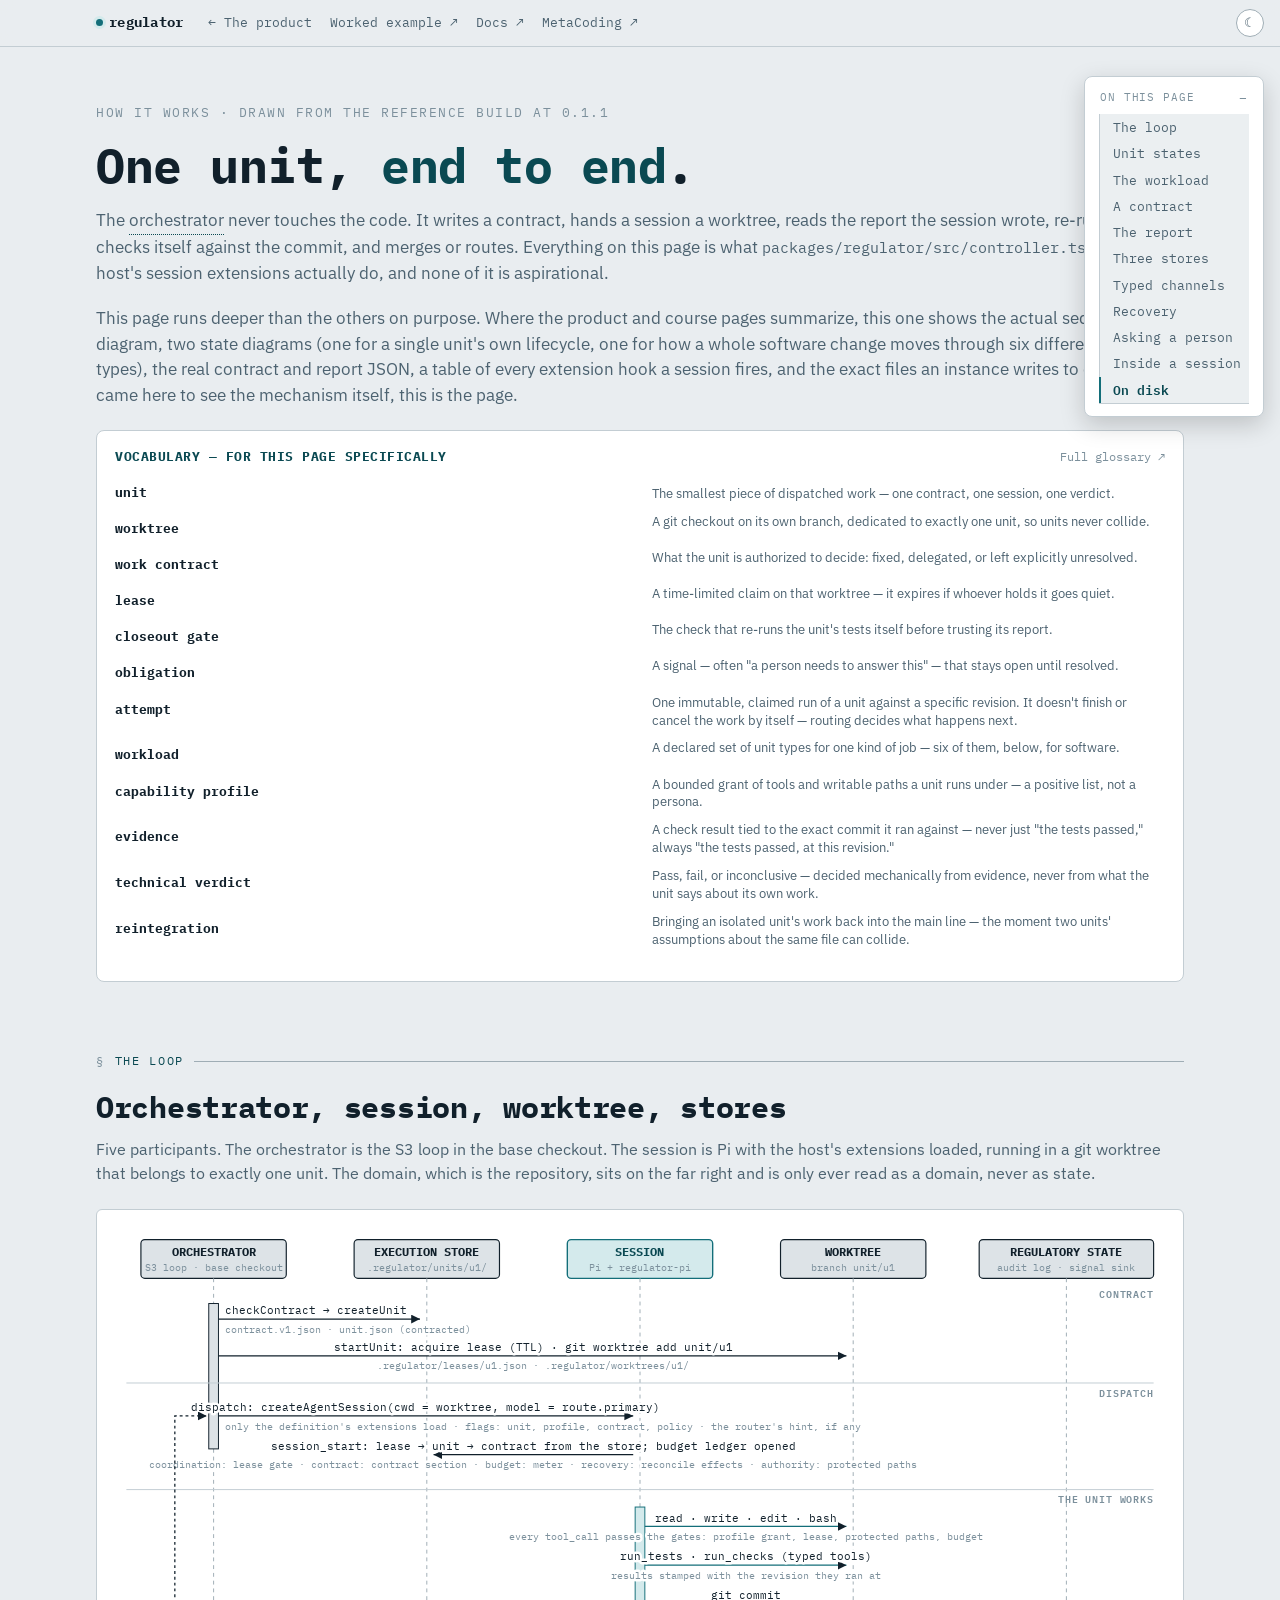
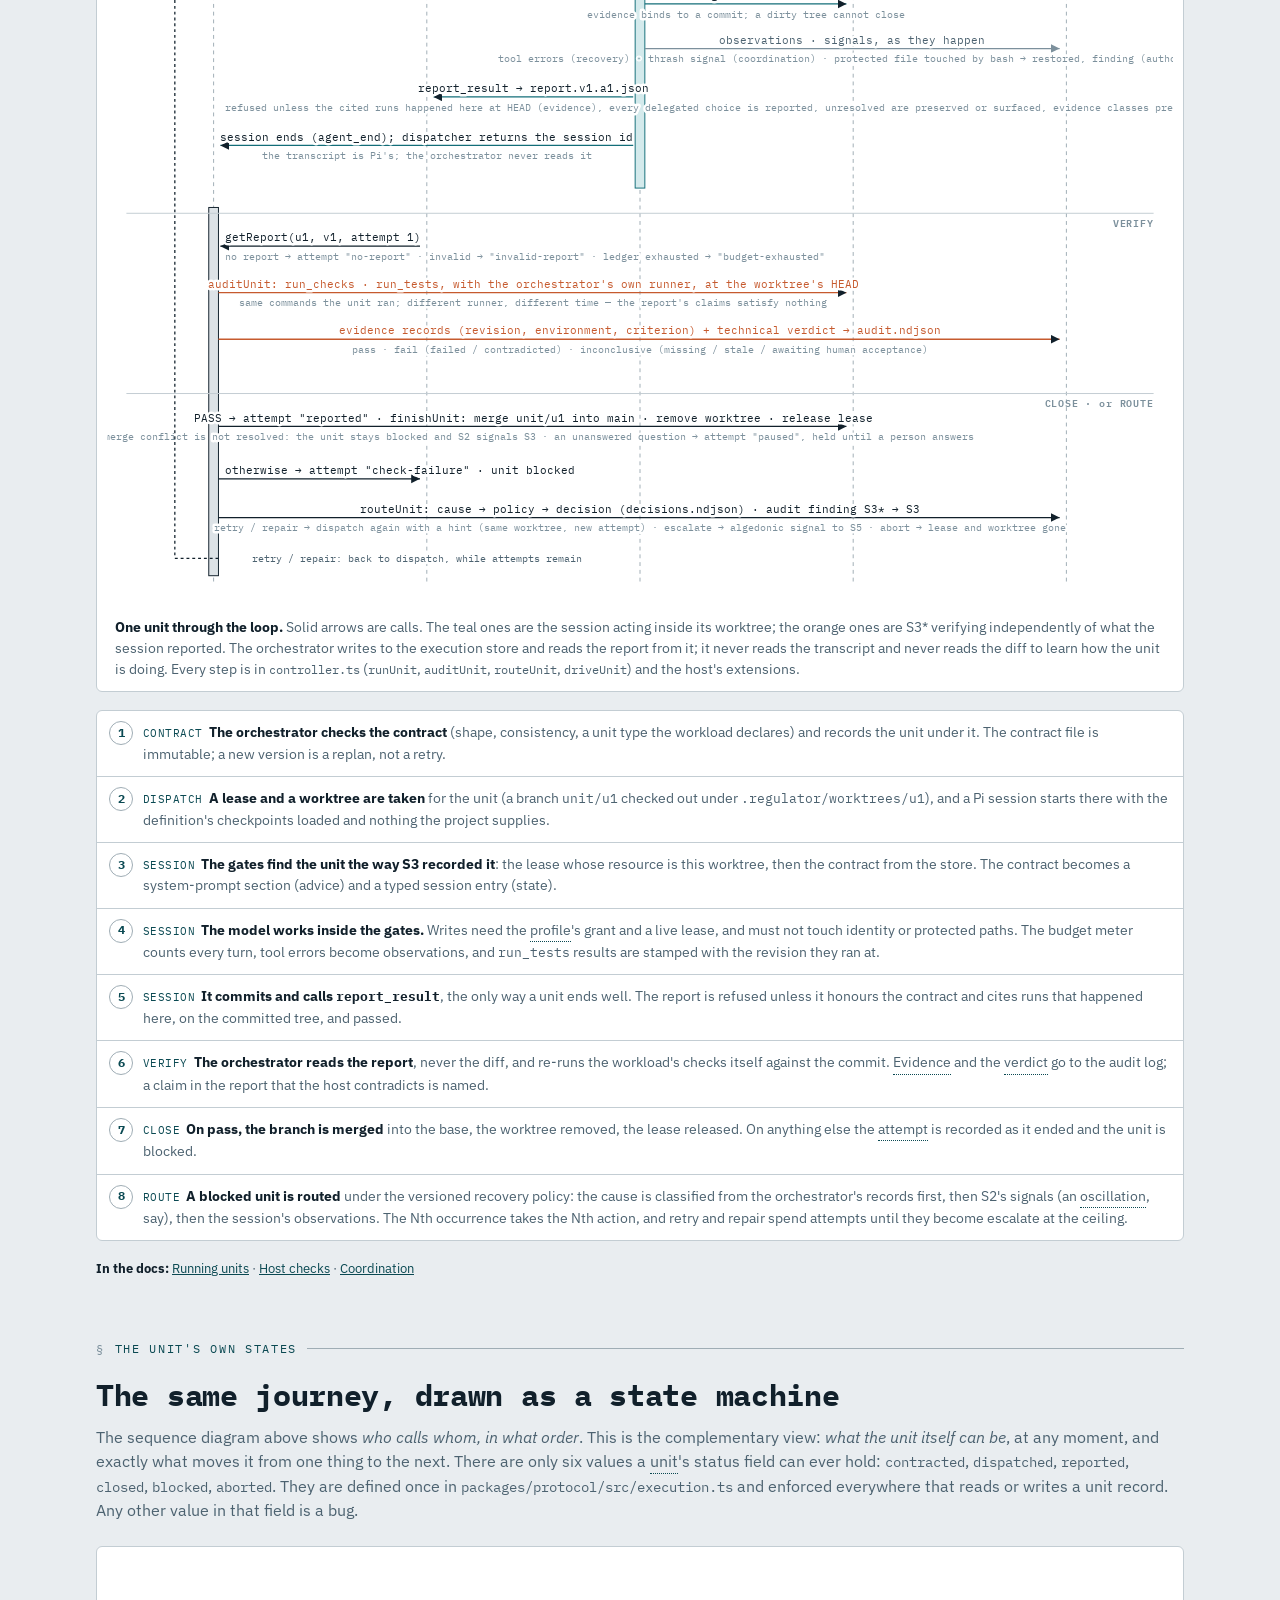
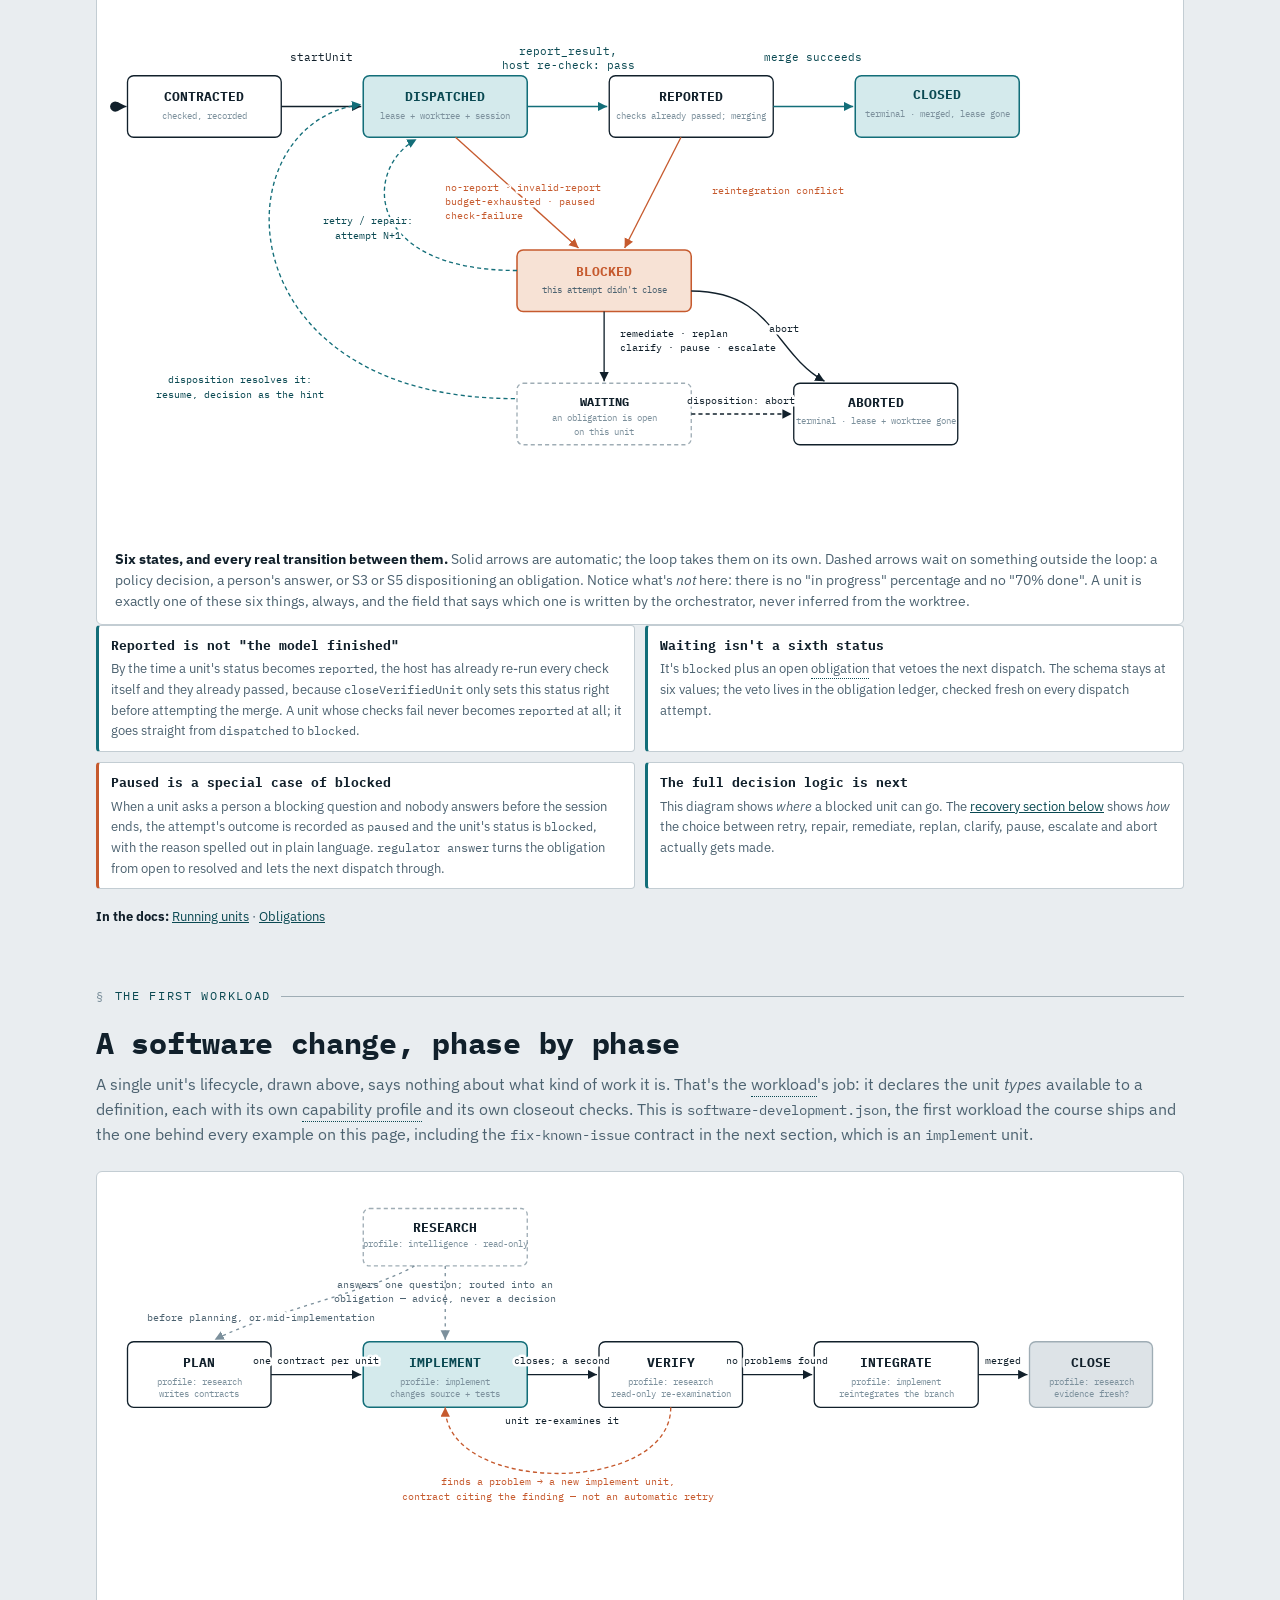
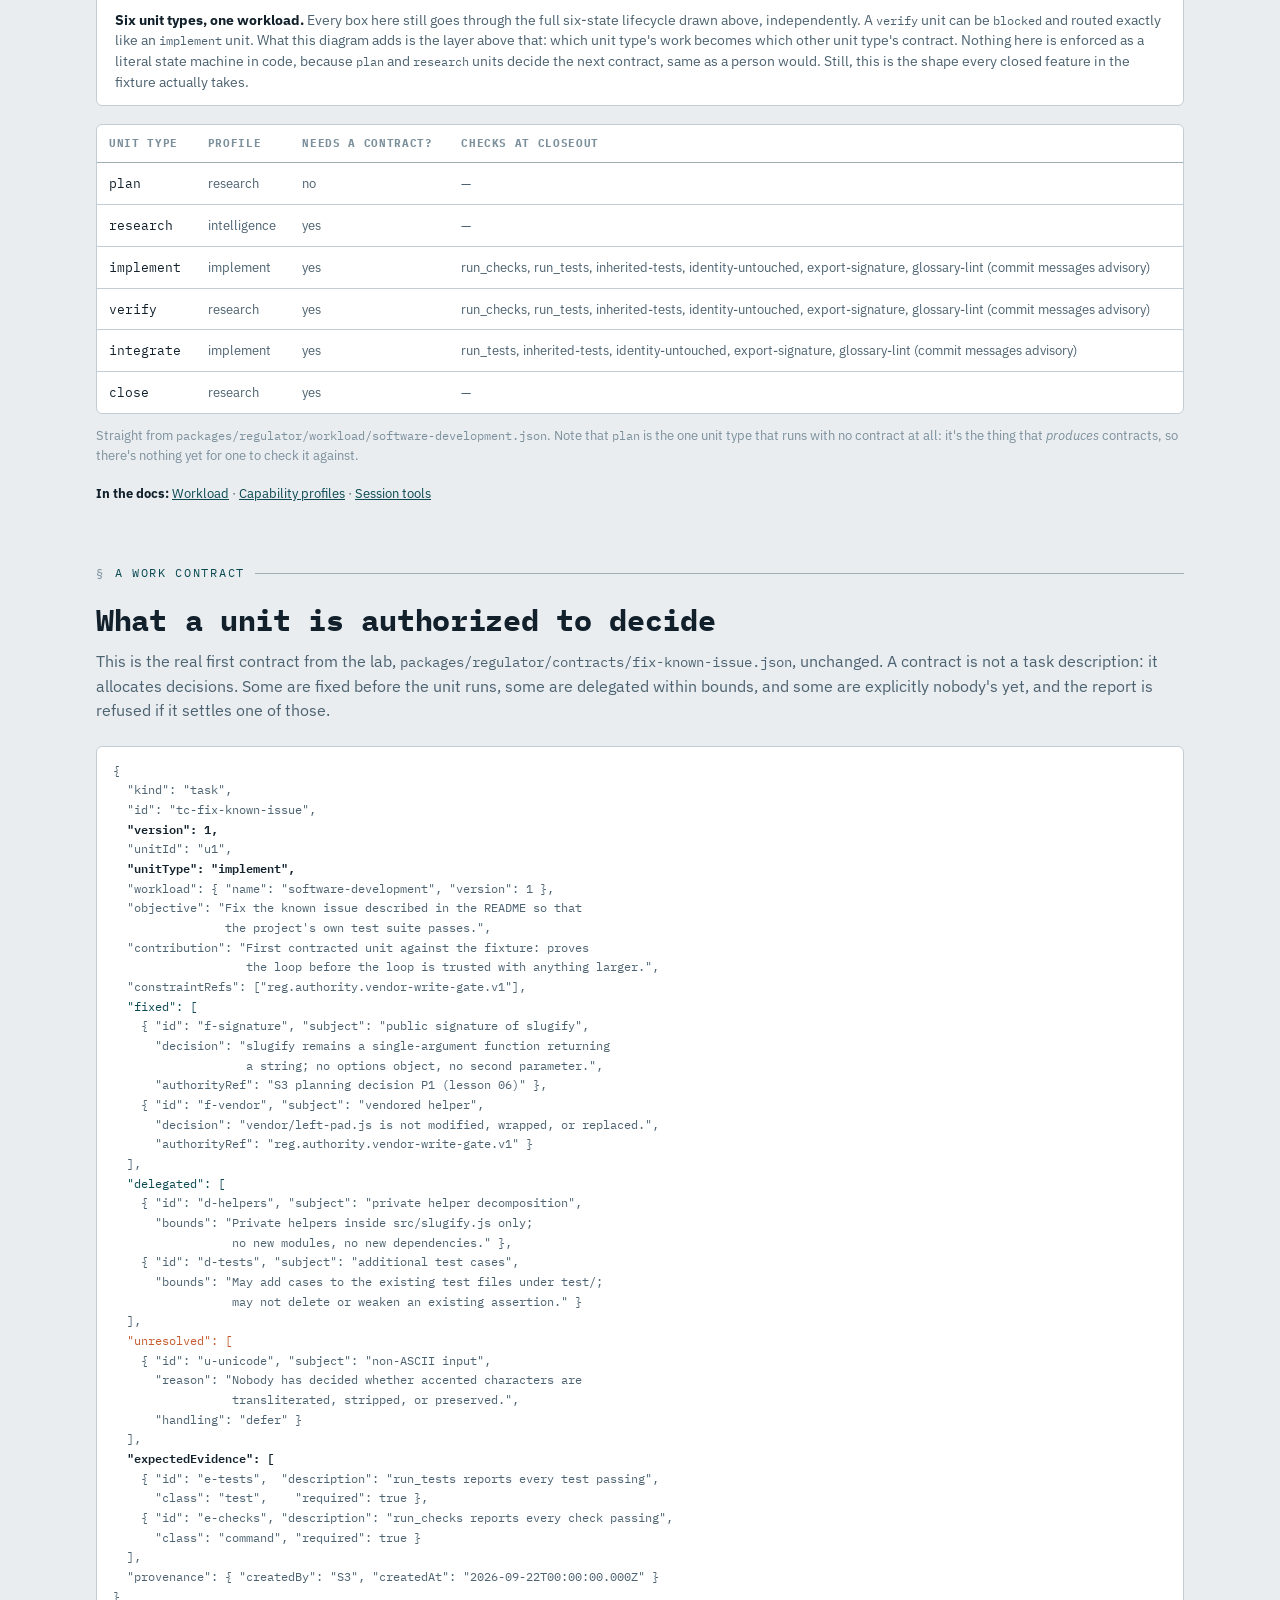
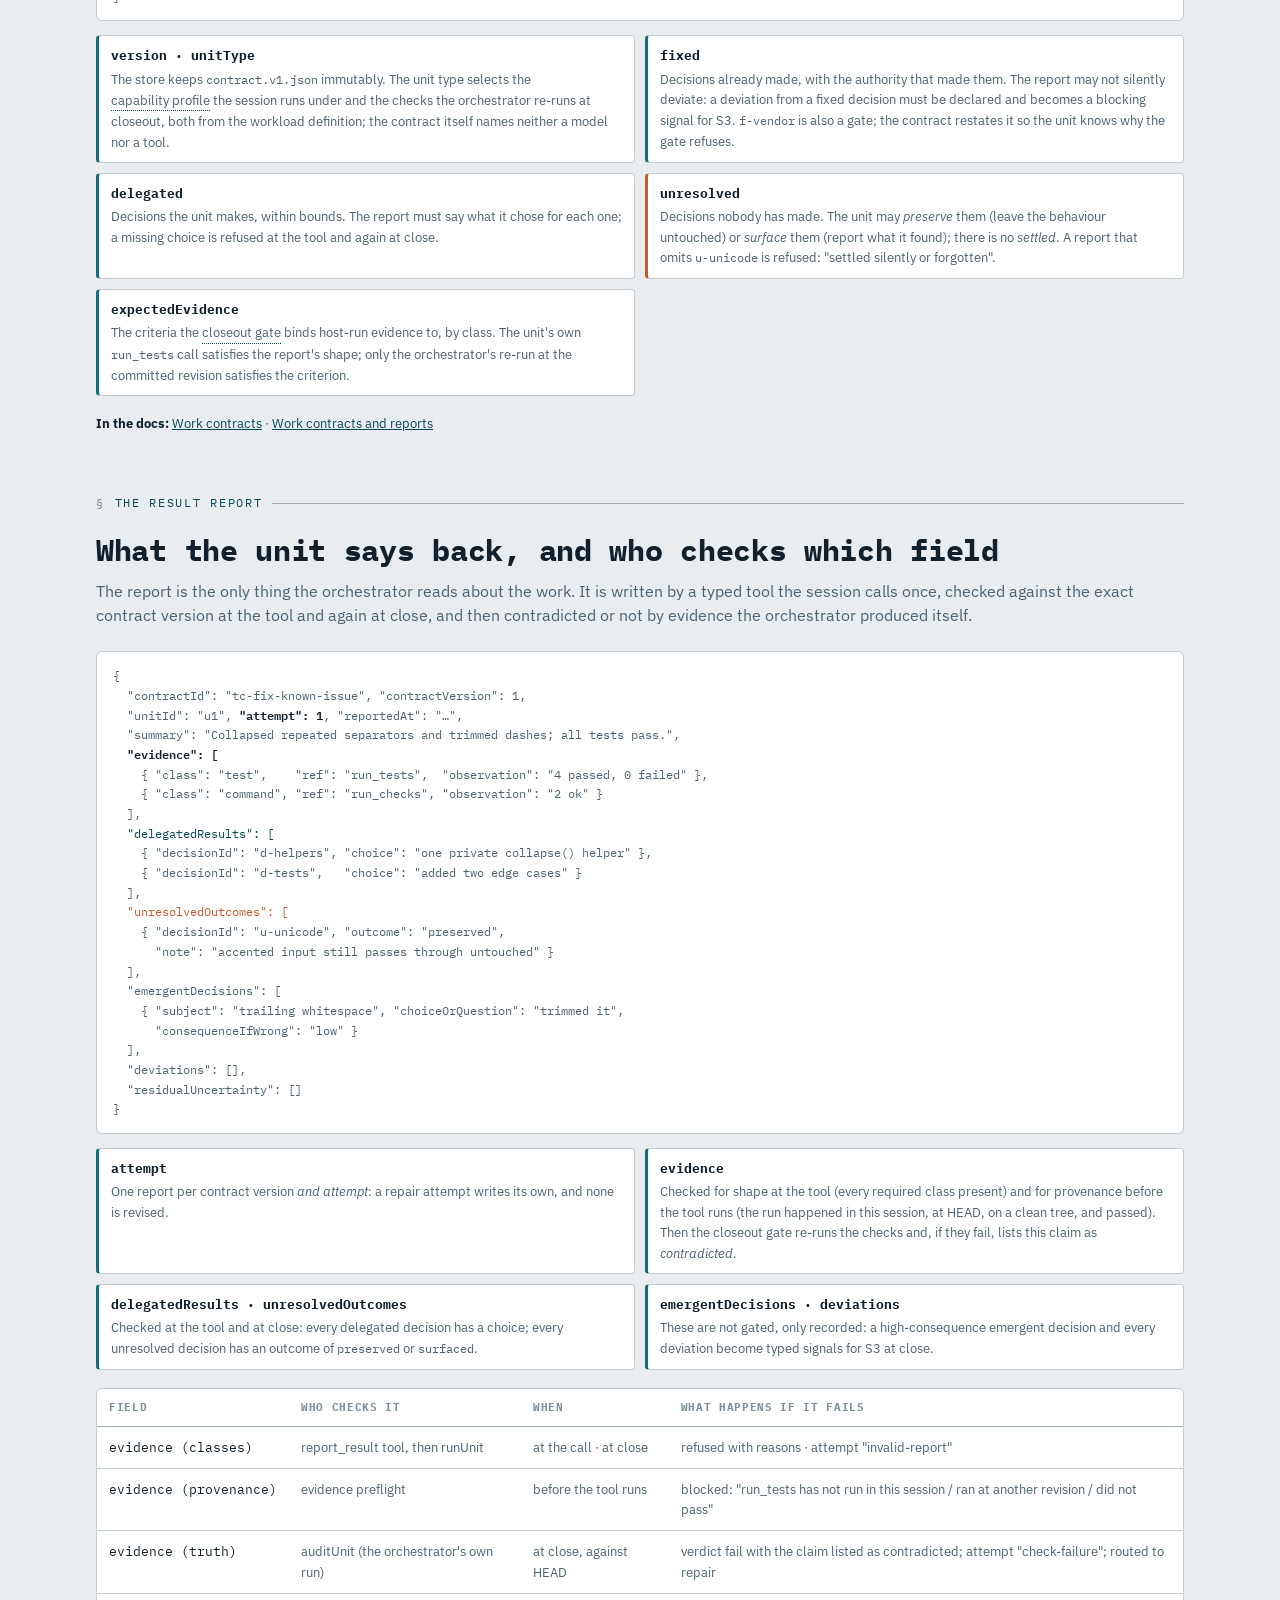
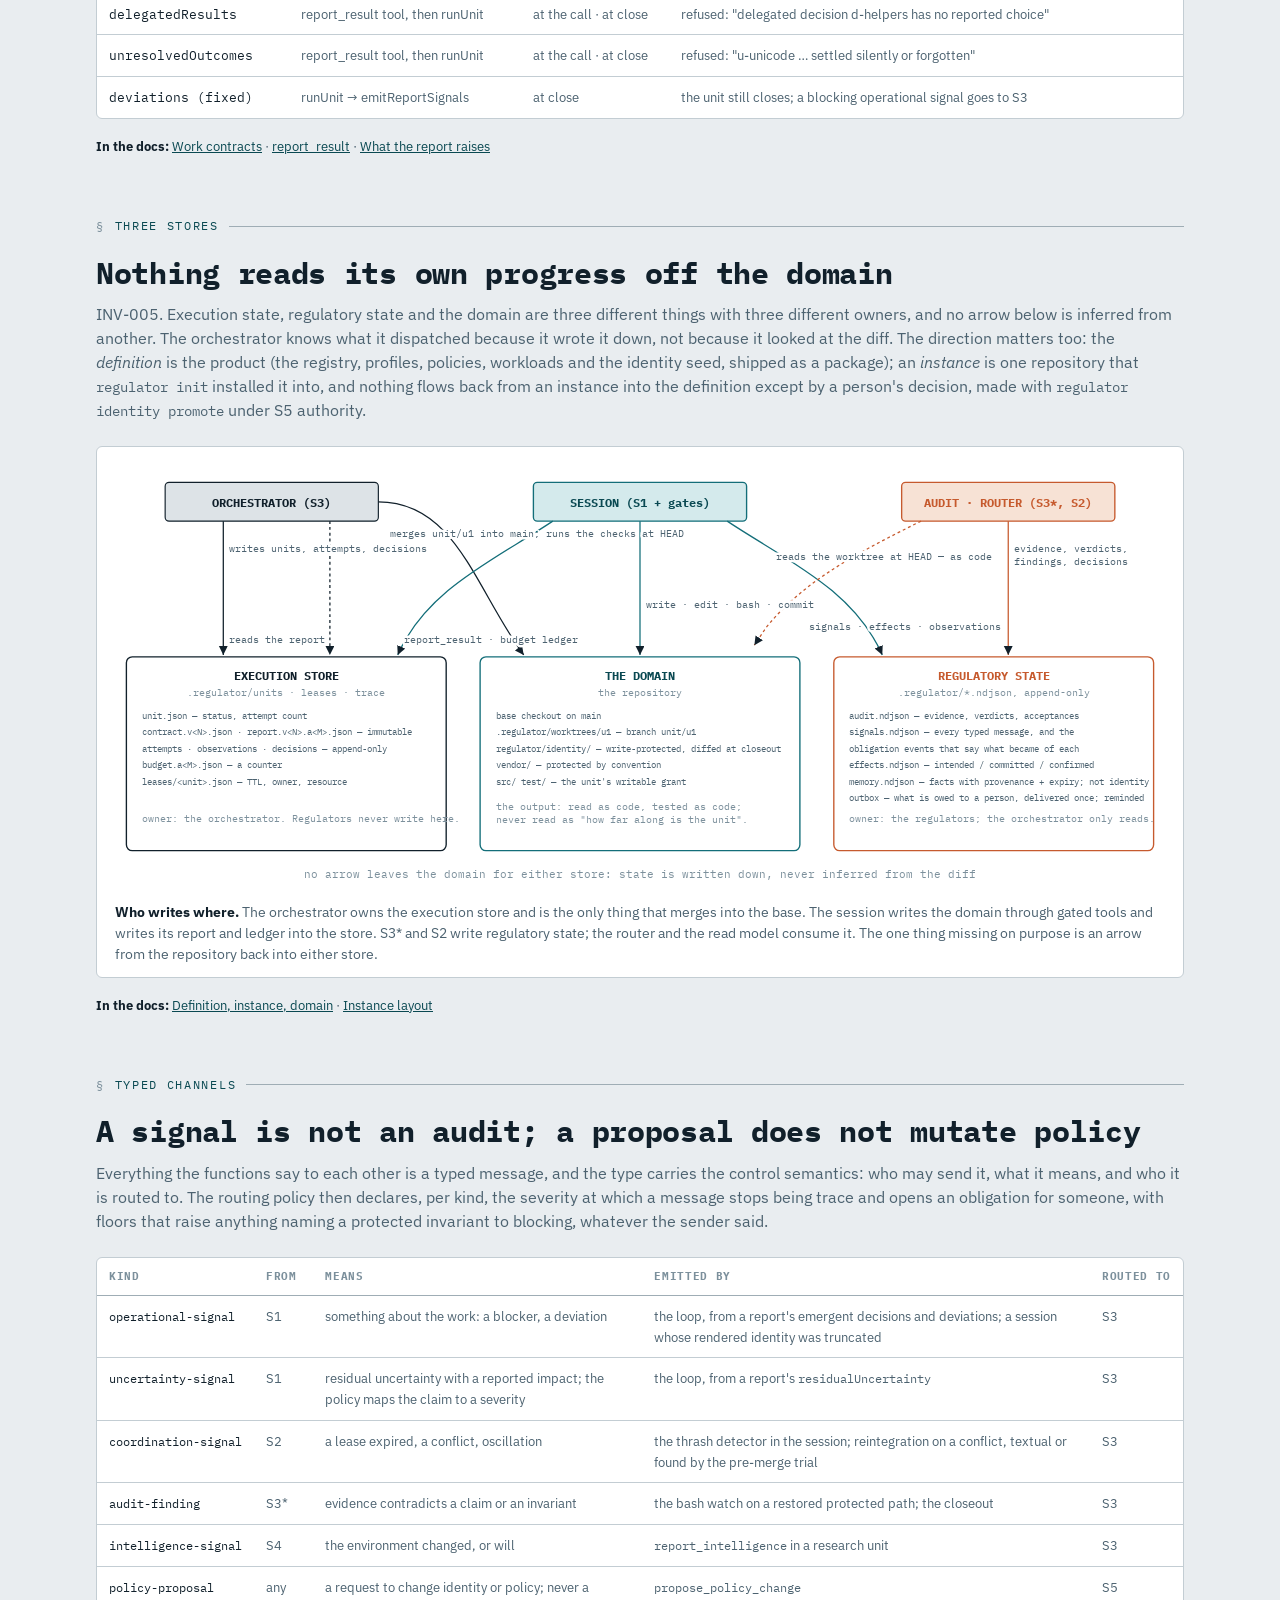
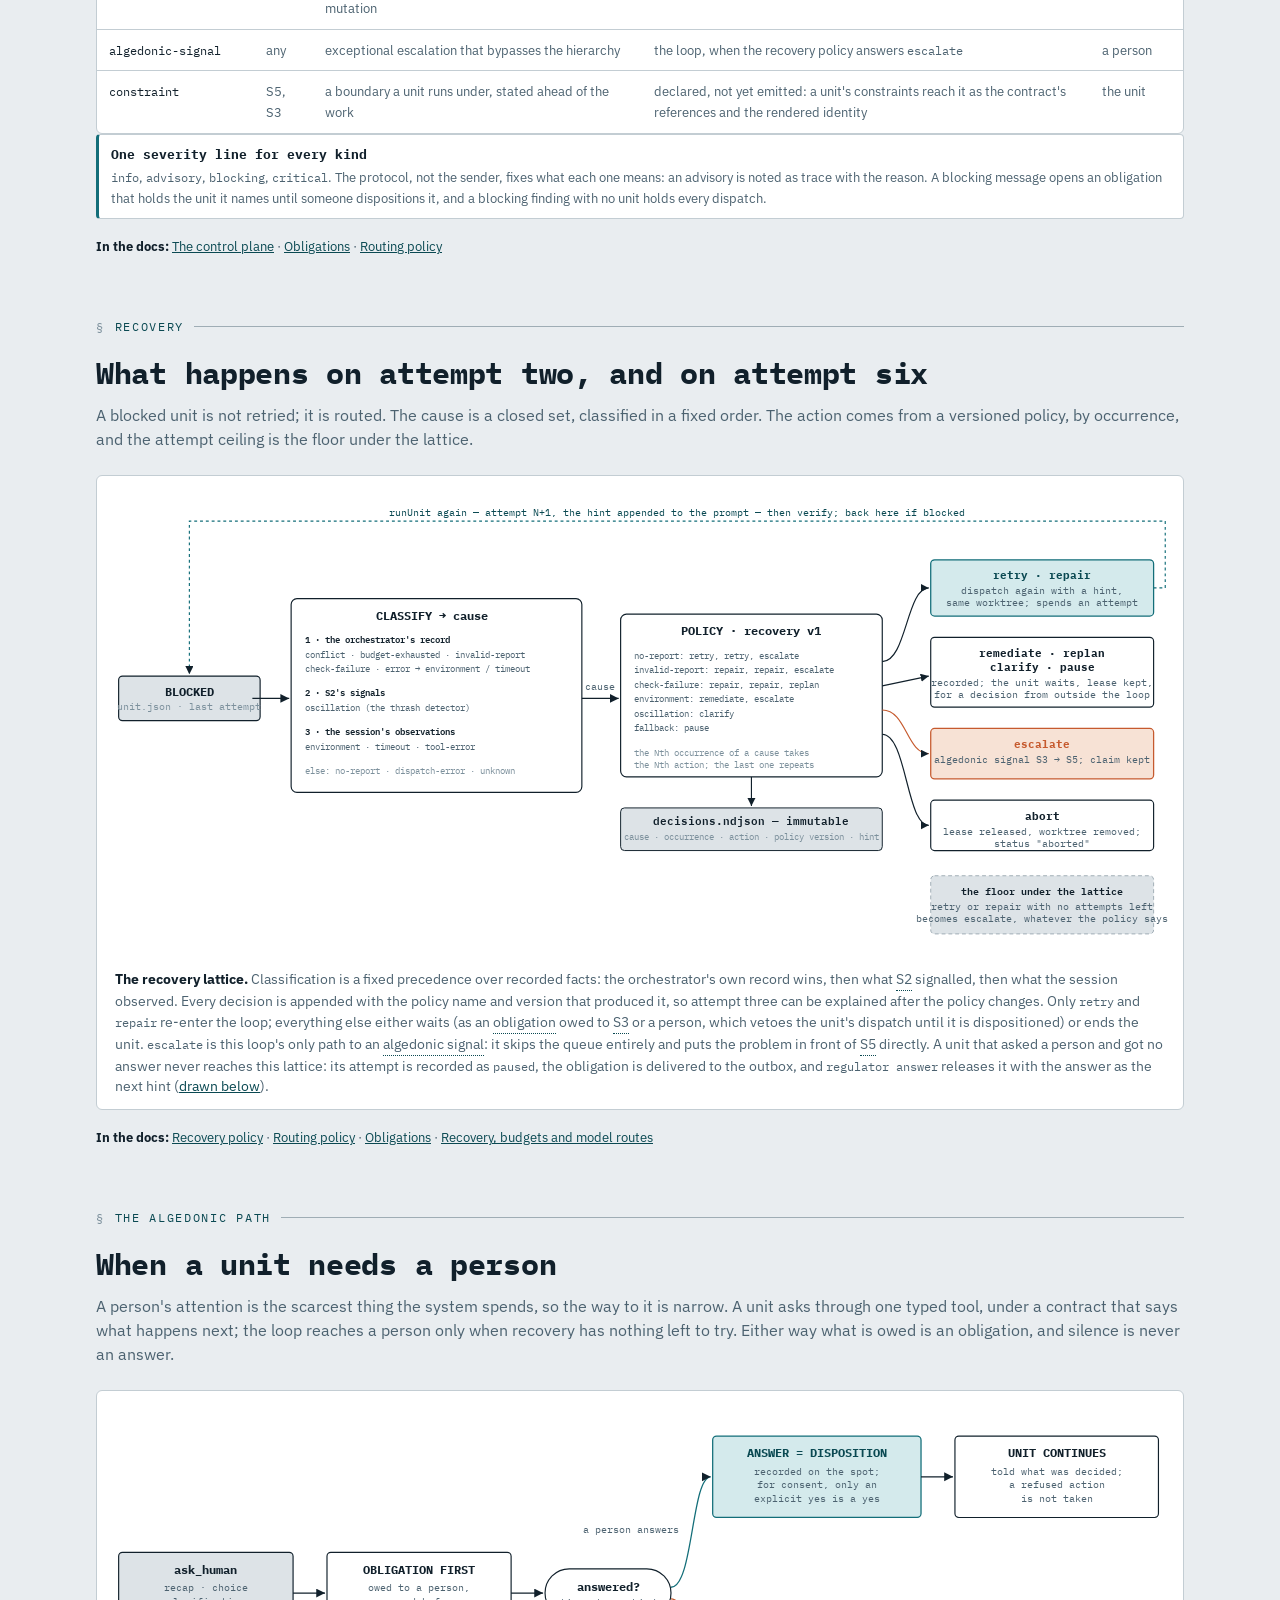
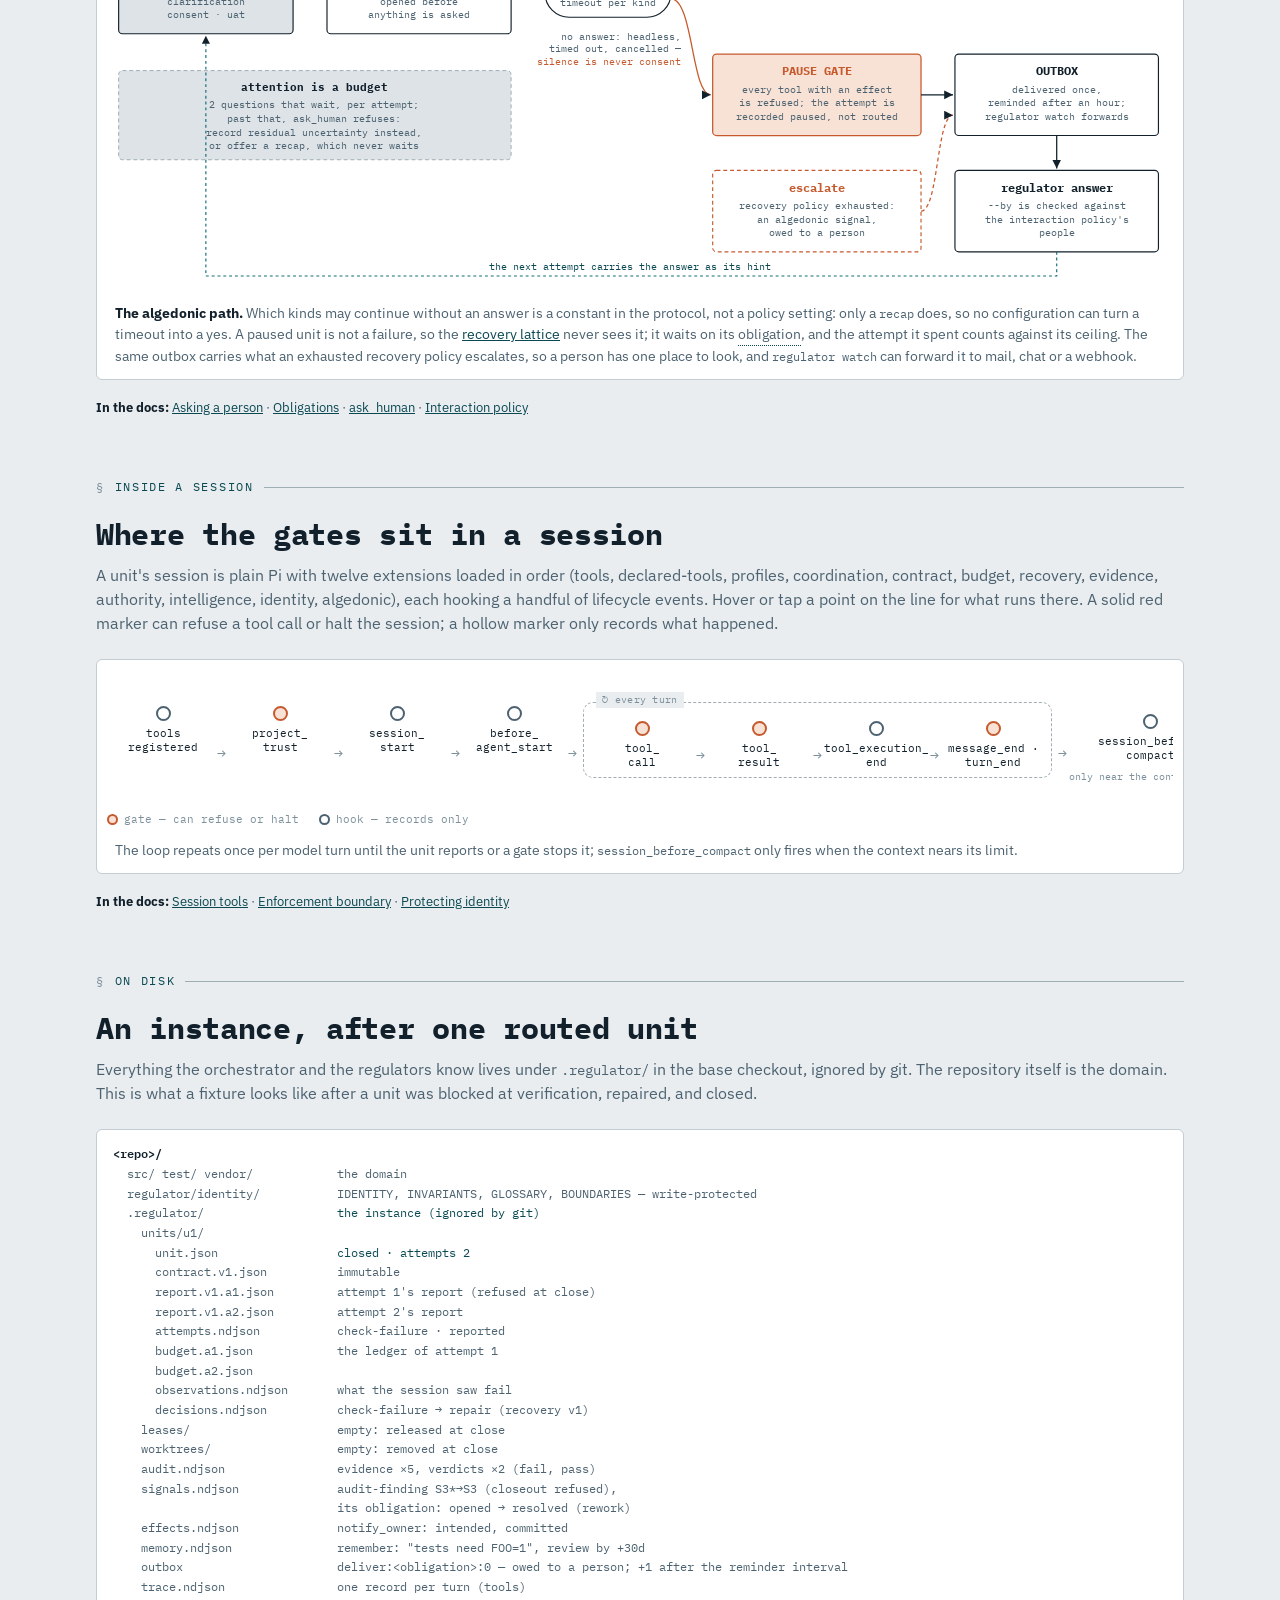
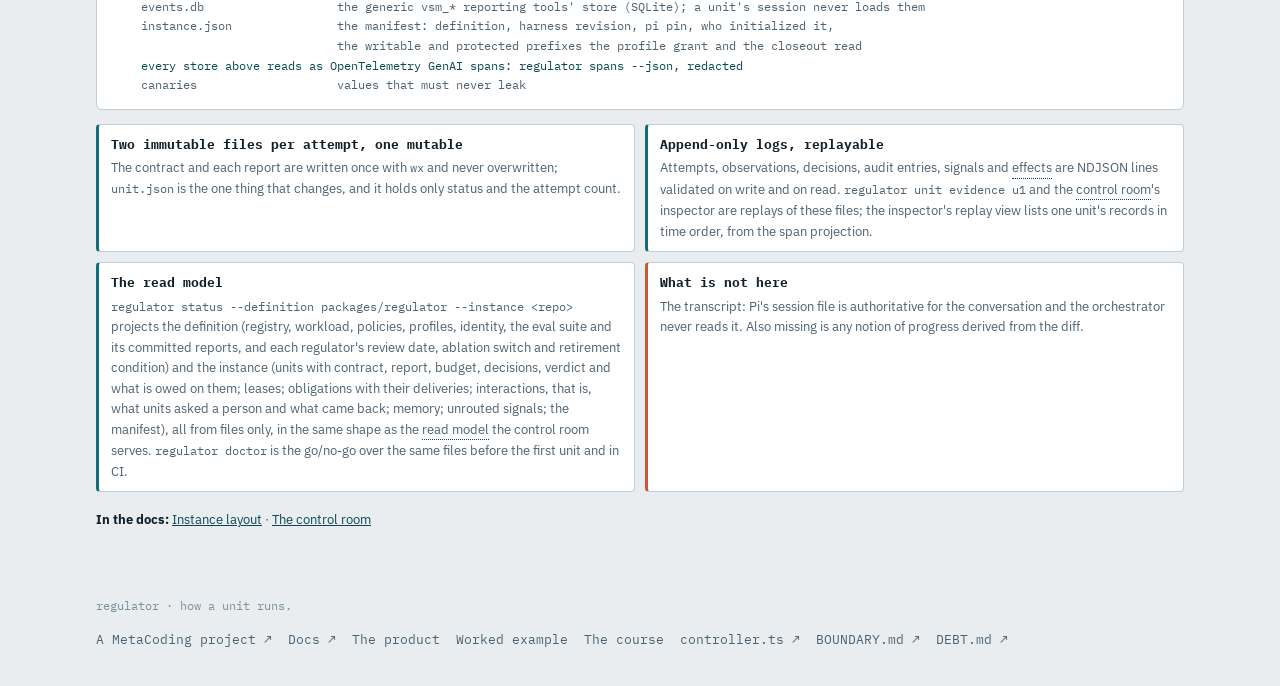
<file: site/how-it-works.html>
<!doctype html>
<html lang="en">
<head>
<meta charset="utf-8">
<script>(function(){try{var t=localStorage.getItem("theme");if(t==="light"||t==="dark")document.documentElement.setAttribute("data-theme",t);}catch(e){}})();</script>
<meta name="viewport" content="width=device-width, initial-scale=1, viewport-fit=cover">
<title>How a unit runs · regulator · MetaCoding</title>
<meta name="description" content="How one unit of work runs through regulator's orchestrator: the loop, the session, the worktree, the stores, the contract, the verdict and the recovery lattice, drawn.">
<link rel="canonical" href="https://regulator.metacoding.io/how-it-works.html">
<link rel="icon" type="image/svg+xml" href="favicon.svg">
<meta property="og:type" content="website">
<meta property="og:site_name" content="regulator · MetaCoding">
<meta property="og:url" content="https://regulator.metacoding.io/how-it-works.html">
<meta property="og:title" content="How a unit runs · regulator · MetaCoding">
<meta property="og:description" content="How one unit of work runs through regulator's orchestrator: the loop, the session, the worktree, the stores, the contract, the verdict and the recovery lattice, drawn.">
<meta property="og:image" content="https://regulator.metacoding.io/og-image.png">
<meta property="og:image:width" content="1200">
<meta property="og:image:height" content="630">
<meta property="og:image:alt" content="regulator: prompts advise, types describe, gates enforce. A MetaCoding project.">
<meta name="twitter:card" content="summary_large_image">
<meta name="twitter:title" content="How a unit runs · regulator · MetaCoding">
<meta name="twitter:description" content="How one unit of work runs through regulator's orchestrator: the loop, the session, the worktree, the stores, the contract, the verdict and the recovery lattice, drawn.">
<meta name="twitter:image" content="https://regulator.metacoding.io/og-image.png">
<link rel="preconnect" href="https://fonts.googleapis.com">
<link rel="preconnect" href="https://fonts.gstatic.com" crossorigin>
<link href="https://fonts.googleapis.com/css2?family=IBM+Plex+Mono:wght@400;500;600;700&family=IBM+Plex+Sans:wght@400;500;600;700&display=swap" rel="stylesheet">
<link rel="stylesheet" href="glossary.css">
<link rel="stylesheet" href="toc.css">
<style>
  *{box-sizing:border-box;}
  html,body{margin:0;padding:0;}
  :root{
    --bg:#e9edf0; --surface:#ffffff; --surface-2:#dde3e7;
    --ink:#11202b; --ink-dim:#4c6270; --ink-faint:#7c909c;
    --line:#c3cdd3; --line-strong:#9fadb5;
    --signal:#136e79; --signal-ink:#0a4952; --signal-soft:#d4eaec;
    --alarm:#c65a2e; --alarm-soft:#f7e2d5;
    --mono:'IBM Plex Mono',ui-monospace,SFMono-Regular,Menlo,monospace;
    --sans:'IBM Plex Sans',system-ui,-apple-system,Segoe UI,sans-serif;
    --radius:3px;
    color-scheme:light dark;
  }
  @media (prefers-color-scheme: dark){
    :root:not([data-theme="light"]){
      --bg:#0c1417; --surface:#121b1f; --surface-2:#182327;
      --ink:#e7edef; --ink-dim:#9fb0b6; --ink-faint:#6d8189;
      --line:#26343a; --line-strong:#3a4c53;
      --signal:#4fd6de; --signal-ink:#8fe7ec; --signal-soft:#152c30;
      --alarm:#ff8f5c; --alarm-soft:#2e1f16;
    }
  }
  :root[data-theme="dark"]{
    --bg:#0c1417; --surface:#121b1f; --surface-2:#182327;
    --ink:#e7edef; --ink-dim:#9fb0b6; --ink-faint:#6d8189;
    --line:#26343a; --line-strong:#3a4c53;
    --signal:#4fd6de; --signal-ink:#8fe7ec; --signal-soft:#152c30;
    --alarm:#ff8f5c; --alarm-soft:#2e1f16;
  }
  body{background:var(--bg);color:var(--ink);font-family:var(--sans);line-height:1.55;-webkit-font-smoothing:antialiased;}
  .wrap{max-width:1120px;margin:0 auto;padding-inline:16px;}
  a{color:var(--signal-ink);}
  h1,h2,h3{font-family:var(--mono);letter-spacing:-0.01em;text-wrap:balance;}
  code,.mono{font-family:var(--mono);}
  code{font-size:.92em;}
  nav{position:sticky;top:env(safe-area-inset-top,0px);z-index:20;background:color-mix(in srgb, var(--bg) 88%, transparent);backdrop-filter:blur(8px);border-bottom:1px solid var(--line);}
  .navrow{display:flex;align-items:center;gap:24px;padding-block:12px;padding-right:44px;overflow-x:auto;}
  .theme-toggle{
    position:absolute;right:16px;top:50%;transform:translateY(-50%);
    width:28px;height:28px;display:flex;align-items:center;justify-content:center;
    border:1px solid var(--line-strong);border-radius:50%;background:var(--surface);
    color:var(--ink-dim);font-size:13px;line-height:1;cursor:pointer;padding:0;
  }
  .theme-toggle:hover{border-color:var(--signal);color:var(--signal-ink);}
  .navmark{font-family:var(--mono);font-weight:700;font-size:14px;letter-spacing:.02em;white-space:nowrap;display:flex;align-items:center;gap:6px;text-decoration:none;color:var(--ink);}
  .navmark .dot{width:7px;height:7px;border-radius:50%;background:var(--signal);box-shadow:0 0 0 3px var(--signal-soft);}
  .navlinks{display:flex;gap:18px;font-family:var(--mono);font-size:12.5px;white-space:nowrap;}
  .navlinks a{color:var(--ink-dim);text-decoration:none;}
  .navlinks a:hover{color:var(--signal-ink);}
  section{padding-block:30px;}
  .kicker{font-family:var(--mono);font-size:12px;letter-spacing:.14em;text-transform:uppercase;color:var(--signal-ink);display:flex;align-items:center;gap:10px;margin-bottom:14px;}
  .kicker::before{content:"§";color:var(--ink-faint);}
  .kicker .tick{flex:1;height:1px;background:var(--line-strong);}
  h2.title{font-size:clamp(22px,3vw,30px);margin:0 0 6px;}
  .lede{color:var(--ink-dim);font-size:15.5px;margin:0 0 24px;}
  .hero{padding-block:56px 40px;}
  .hero-eyebrow{font-family:var(--mono);font-size:12.5px;color:var(--ink-faint);letter-spacing:.12em;text-transform:uppercase;margin-bottom:18px;}
  .hero h1{font-size:clamp(30px,5vw,48px);line-height:1.05;margin:0 0 18px;font-weight:700;}
  .hero h1 .accent{color:var(--signal-ink);}
  .hero p.tag{font-size:16.5px;color:var(--ink-dim);margin:0 0 20px;}
  figure{margin:24px 0 0;background:var(--surface);border:1px solid var(--line);border-radius:6px;padding:16px 10px 12px;}
  figure svg{display:block;max-width:100%;height:auto;margin:0 auto;color:var(--ink);font-family:var(--mono);}
  figcaption{font-family:var(--sans);font-size:13.5px;color:var(--ink-dim);margin:12px 8px 0;max-width:none;}
  figcaption b{color:var(--ink);}
  .steps{counter-reset:st;list-style:none;margin:18px 0 0;padding:0;border:1px solid var(--line);border-radius:6px;background:var(--surface);}
  .steps li{counter-increment:st;position:relative;padding:11px 14px 11px 46px;border-bottom:1px solid var(--line);font-size:13.8px;color:var(--ink-dim);}
  .steps li:last-child{border-bottom:none;}
  .steps li::before{content:counter(st);position:absolute;left:12px;top:10px;font-family:var(--mono);font-weight:700;color:var(--signal-ink);font-size:12px;width:22px;height:22px;border:1px solid var(--line-strong);border-radius:50%;display:flex;align-items:center;justify-content:center;}
  .steps li b{color:var(--ink);}
  .steps li .who{font-family:var(--mono);font-size:11px;color:var(--signal-ink);letter-spacing:.04em;text-transform:uppercase;margin-right:6px;}
  pre.code{background:var(--surface);border:1px solid var(--line);border-radius:6px;padding:14px 16px;font-family:var(--mono);font-size:12.3px;line-height:1.6;color:var(--ink-dim);overflow-x:auto;margin:0;}
  pre.code b{color:var(--ink);font-weight:600;}
  pre.code i{font-style:normal;color:var(--signal-ink);}
  pre.code u{text-decoration:none;color:var(--alarm);}
  .annot{display:grid;grid-template-columns:1fr;gap:14px;align-items:start;margin-top:18px;}
  .notes{display:grid;grid-template-columns:1fr 1fr;gap:10px;}
  @media (max-width:700px){.notes{grid-template-columns:1fr;}}
  .note{border:1px solid var(--line);border-left:3px solid var(--signal);border-radius:4px;padding:10px 12px;background:var(--surface);font-size:13.2px;color:var(--ink-dim);}
  .note.alarm{border-left-color:var(--alarm);}
  .note b{color:var(--ink);font-family:var(--mono);font-size:12.5px;display:block;margin-bottom:3px;}
  table{width:100%;border-collapse:collapse;font-size:13.4px;}
  .flow-scroll{overflow-x:auto;padding-bottom:6px;}
  .flow-track{display:flex;align-items:flex-start;gap:0;min-width:max-content;padding:26px 4px 4px;}
  .flow-arrow{color:var(--ink-faint);font-family:var(--mono);font-size:15px;padding:0 2px;align-self:center;margin-top:20px;}
  .ev{display:flex;flex-direction:column;align-items:center;gap:6px;width:104px;background:none;border:none;padding:4px;cursor:help;font:inherit;flex-shrink:0;}
  .ev-dot{width:15px;height:15px;border-radius:50%;border:2px solid var(--ink-dim);background:var(--surface);}
  .ev.gate .ev-dot{border-color:var(--alarm);background:var(--alarm-soft);}
  .ev-label{font-family:var(--mono);font-size:10.8px;color:var(--ink);text-align:center;line-height:1.25;}
  .ev:hover .ev-dot,.ev:focus-visible .ev-dot,.ev[aria-expanded="true"] .ev-dot{border-color:var(--signal);background:var(--signal-soft);}
  .ev:hover .ev-label,.ev:focus-visible .ev-label,.ev[aria-expanded="true"] .ev-label{color:var(--signal-ink);}
  .ev:focus-visible{outline:2px solid var(--signal);outline-offset:2px;border-radius:6px;}
  .flow-loop{display:flex;align-items:flex-start;border:1px dashed var(--line-strong);border-radius:10px;padding:14px 6px 4px;position:relative;margin:0 4px;}
  .flow-loop-label{position:absolute;top:-11px;left:12px;background:var(--bg);padding:0 6px;font-family:var(--mono);font-size:10px;letter-spacing:.03em;color:var(--ink-faint);white-space:nowrap;}
  .flow-branch{display:flex;flex-direction:column;align-items:center;gap:4px;margin-top:8px;}
  .flow-branch-line{width:1px;height:14px;background:var(--line-strong);border-left:1px dashed var(--line-strong);}
  .flow-branch-note{font-family:var(--mono);font-size:9.5px;color:var(--ink-faint);white-space:nowrap;}
  .ev-legend{display:flex;gap:20px;margin-top:16px;font-family:var(--mono);font-size:11px;color:var(--ink-faint);flex-wrap:wrap;}
  .ev-legend span{display:inline-flex;align-items:center;gap:6px;}
  .ev-legend .ev-dot{width:11px;height:11px;}
  .ev-pop-kind{display:inline-block;font-family:var(--mono);font-size:10px;letter-spacing:.05em;text-transform:uppercase;padding:1px 6px;border-radius:3px;margin-bottom:8px;}
  .ev-pop-kind.gate{color:var(--alarm);background:var(--alarm-soft);}
  .ev-pop-kind.hook{color:var(--ink-faint);background:var(--surface-2);}
  .ev-pop-when{font-size:12px;color:var(--ink-faint);margin-bottom:8px;}
  .ev-pop ul{margin:0;padding-left:16px;}
  .ev-pop li{margin-bottom:4px;}
  .ev-pop li:last-child{margin-bottom:0;}
  .tbl-wrap{overflow-x:auto;border:1px solid var(--line);border-radius:6px;background:var(--surface);margin-top:18px;}
  th{text-align:left;font-family:var(--mono);font-size:11px;letter-spacing:.06em;text-transform:uppercase;color:var(--ink-faint);padding:10px 12px;border-bottom:1px solid var(--line-strong);white-space:nowrap;}
  td{padding:10px 12px;border-bottom:1px solid var(--line);vertical-align:top;color:var(--ink-dim);}
  td:first-child{font-family:var(--mono);color:var(--ink);white-space:nowrap;}
  tr:last-child td{border-bottom:none;}
  .grid2{display:grid;grid-template-columns:1fr 1fr;gap:24px;}
  @media (max-width:760px){.grid2{grid-template-columns:1fr;}}
  footer{padding-block:36px;}
  .foot-row{display:flex;flex-wrap:wrap;justify-content:space-between;gap:16px;align-items:center;}
  .foot-links{display:flex;gap:16px;font-family:var(--mono);font-size:12.5px;flex-wrap:wrap;}
  .foot-links a{color:var(--ink-dim);text-decoration:none;}
  .foot-note{font-family:var(--mono);font-size:11.5px;color:var(--ink-faint);}
</style>
</head>
<body>

<nav>
  <div class="wrap navrow">
    <a class="navmark" href="index.html"><span class="dot"></span>regulator</a>
    <div class="navlinks">
      <a href="product.html">← The product</a>
      <a href="personal-finance.html">Worked example ↗</a>
      <a href="https://docs.regulator.metacoding.io/">Docs ↗</a>
      <a href="https://metacoding.io">MetaCoding ↗</a>
    </div>
  </div>
  <button type="button" id="theme-toggle" class="theme-toggle" aria-label="Toggle color theme">☾</button>
</nav>

<aside class="page-toc" aria-label="On this page">
  <div class="page-toc-title">On this page</div>
  <nav>
    <a href="#loop">The loop</a>
    <a href="#lifecycle">Unit states</a>
    <a href="#workload">The workload</a>
    <a href="#contract">A contract</a>
    <a href="#report">The report</a>
    <a href="#stores">Three stores</a>
    <a href="#channels">Typed channels</a>
    <a href="#recovery">Recovery</a>
    <a href="#algedonic">Asking a person</a>
    <a href="#session">Inside a session</a>
    <a href="#disk">On disk</a>
  </nav>
</aside>

<header class="hero wrap">
  <div class="hero-eyebrow">How it works · drawn from the reference build at 0.1.1</div>
  <h1>One unit, <span class="accent">end to end</span>.</h1>
  <p class="tag">The <button type="button" class="gl" data-term="orchestrator">orchestrator</button> never touches the code. It writes a contract, hands a
    session a worktree, reads the report the session wrote, re-runs the checks itself
    against the commit, and merges or routes. Everything on this page is what
    <code>packages/regulator/src/controller.ts</code> and the Pi host's session extensions actually do, and none of it is
    aspirational.</p>
  <p class="tag">This page runs deeper than the others on purpose. Where the product and
    course pages summarize, this one shows the actual sequence diagram, two state
    diagrams (one for a single unit's own lifecycle, one for how a whole software change
    moves through six different unit types), the real contract and report JSON, a table of
    every extension hook a session fires, and the exact files an instance writes to disk.
    If you came here to see the mechanism itself, this is the page.</p>

  <div class="vocab">
    <div class="vocab-head">
      <span class="vocab-title">Vocabulary — for this page specifically</span>
      <a class="vocab-more" href="https://docs.regulator.metacoding.io/GLOSSARY" target="_blank" rel="noopener">Full glossary ↗</a>
    </div>
    <dl class="vocab-grid">
      <dt>unit</dt><dd>The smallest piece of dispatched work — one contract, one session, one verdict.</dd>
      <dt>worktree</dt><dd>A git checkout on its own branch, dedicated to exactly one unit, so units never collide.</dd>
      <dt>work contract</dt><dd>What the unit is authorized to decide: fixed, delegated, or left explicitly unresolved.</dd>
      <dt>lease</dt><dd>A time-limited claim on that worktree — it expires if whoever holds it goes quiet.</dd>
      <dt>closeout gate</dt><dd>The check that re-runs the unit's tests itself before trusting its report.</dd>
      <dt>obligation</dt><dd>A signal — often "a person needs to answer this" — that stays open until resolved.</dd>
      <dt>attempt</dt><dd>One immutable, claimed run of a unit against a specific revision. It doesn't finish or cancel the work by itself — routing decides what happens next.</dd>
      <dt>workload</dt><dd>A declared set of unit types for one kind of job — six of them, below, for software.</dd>
      <dt>capability profile</dt><dd>A bounded grant of tools and writable paths a unit runs under — a positive list, not a persona.</dd>
      <dt>evidence</dt><dd>A check result tied to the exact commit it ran against — never just "the tests passed," always "the tests passed, at this revision."</dd>
      <dt>technical verdict</dt><dd>Pass, fail, or inconclusive — decided mechanically from evidence, never from what the unit says about its own work.</dd>
      <dt>reintegration</dt><dd>Bringing an isolated unit's work back into the main line — the moment two units' assumptions about the same file can collide.</dd>
    </dl>
  </div>
</header>

<section id="loop" class="wrap">
  <div class="kicker">The loop<span class="tick"></span></div>
  <h2 class="title">Orchestrator, session, worktree, stores</h2>
  <p class="lede">Five participants. The orchestrator is the S3 loop in the base checkout.
    The session is Pi with the host's extensions loaded, running in a git worktree that belongs to
    exactly one unit. The domain, which is the repository, sits on the far right and is only
    ever read as a domain, never as state.</p>

  <figure>
    <svg fill="currentColor" viewBox="0 0 1100 1010" role="img" aria-label="Sequence diagram of one unit through the S3 loop: the orchestrator writes the contract to the execution store, takes a lease and creates a worktree, dispatches a Pi session; the session's gates load the contract and lease, the model edits and tests inside the worktree and calls report_result, which is checked and written to the store; the orchestrator reads the report, re-runs the checks itself against the worktree's commit, writes evidence and a verdict to the audit log, and on pass merges the branch and releases the lease; on any other verdict it records a check-failure attempt and routes under the recovery policy.">
      <defs>
        <marker id="ah" markerWidth="8" markerHeight="8" refX="7" refY="3.5" orient="auto"><path d="M0,0 L7,3.5 L0,7 Z" fill="currentColor"/></marker>
        <marker id="ah-ret" markerWidth="8" markerHeight="8" refX="7" refY="3.5" orient="auto"><path d="M0,0 L7,3.5 L0,7 Z" fill="var(--ink-faint)"/></marker>
      </defs>
      <!-- lane heads -->
      <g font-size="12" font-weight="700" text-anchor="middle">
        <rect x="35" y="14" width="150" height="40" rx="4" fill="var(--surface-2)" stroke="currentColor" stroke-width="1.2"/>
        <text x="110" y="31">ORCHESTRATOR</text>
        <text x="110" y="46" font-size="10" font-weight="400" fill="var(--ink-faint)">S3 loop · base checkout</text>
        <rect x="255" y="14" width="150" height="40" rx="4" fill="var(--surface-2)" stroke="currentColor" stroke-width="1.2"/>
        <text x="330" y="31">EXECUTION STORE</text>
        <text x="330" y="46" font-size="10" font-weight="400" fill="var(--ink-faint)">.regulator/units/u1/</text>
        <rect x="475" y="14" width="150" height="40" rx="4" fill="var(--signal-soft)" stroke="var(--signal)" stroke-width="1.4"/>
        <text x="550" y="31" fill="var(--signal-ink)">SESSION</text>
        <text x="550" y="46" font-size="10" font-weight="400" fill="var(--ink-faint)">Pi + regulator-pi</text>
        <rect x="695" y="14" width="150" height="40" rx="4" fill="var(--surface-2)" stroke="currentColor" stroke-width="1.2"/>
        <text x="770" y="31">WORKTREE</text>
        <text x="770" y="46" font-size="10" font-weight="400" fill="var(--ink-faint)">branch unit/u1</text>
        <rect x="900" y="14" width="180" height="40" rx="4" fill="var(--surface-2)" stroke="currentColor" stroke-width="1.2"/>
        <text x="990" y="31">REGULATORY STATE</text>
        <text x="990" y="46" font-size="10" font-weight="400" fill="var(--ink-faint)">audit log · signal sink</text>
      </g>
      <!-- lifelines -->
      <g stroke="var(--line-strong)" stroke-width="1" stroke-dasharray="4 4">
        <line x1="110" y1="54" x2="110" y2="990"/>
        <line x1="330" y1="54" x2="330" y2="990"/>
        <line x1="550" y1="54" x2="550" y2="990"/>
        <line x1="770" y1="54" x2="770" y2="990"/>
        <line x1="990" y1="54" x2="990" y2="990"/>
      </g>
      <!-- activation bars -->
      <rect x="105" y="80" width="10" height="150" fill="var(--surface-2)" stroke="currentColor" stroke-width="1"/>
      <rect x="545" y="290" width="10" height="290" fill="var(--signal-soft)" stroke="var(--signal)" stroke-width="1"/>
      <rect x="105" y="600" width="10" height="380" fill="var(--surface-2)" stroke="currentColor" stroke-width="1"/>

      <!-- phase bands -->
      <g font-size="10.5" fill="var(--ink-faint)" font-weight="600" letter-spacing=".08em">
        <text x="1080" y="74" text-anchor="end">CONTRACT</text>
        <text x="1080" y="176" text-anchor="end">DISPATCH</text>
        <text x="1080" y="286" text-anchor="end">THE UNIT WORKS</text>
        <text x="1080" y="620" text-anchor="end">VERIFY</text>
        <text x="1080" y="806" text-anchor="end">CLOSE · or ROUTE</text>
      </g>
      <g stroke="var(--line)" stroke-width="1">
        <line x1="20" y1="162" x2="1080" y2="162"/>
        <line x1="20" y1="272" x2="1080" y2="272"/>
        <line x1="20" y1="606" x2="1080" y2="606"/>
        <line x1="20" y1="792" x2="1080" y2="792"/>
      </g>

      <!-- messages: font-size 11.5 -->
      <g font-size="11.5" stroke-width="1.3">
        <!-- contract -->
        <line x1="115" y1="96" x2="323" y2="96" stroke="currentColor" marker-end="url(#ah)"/>
        <text paint-order="stroke" stroke="var(--surface)" stroke-width="5" stroke-linejoin="round" x="122" y="91" text-anchor="start">checkContract → createUnit</text>
        <text paint-order="stroke" stroke="var(--surface)" stroke-width="5" stroke-linejoin="round" x="122" y="110" text-anchor="start" font-size="10" fill="var(--ink-faint)">contract.v1.json · unit.json (contracted)</text>
        <line x1="115" y1="134" x2="763" y2="134" stroke="currentColor" marker-end="url(#ah)"/>
        <text paint-order="stroke" stroke="var(--surface)" stroke-width="5" stroke-linejoin="round" x="440" y="129" text-anchor="middle">startUnit: acquire lease (TTL) · git worktree add unit/u1</text>
        <text paint-order="stroke" stroke="var(--surface)" stroke-width="5" stroke-linejoin="round" x="440" y="148" text-anchor="middle" font-size="10" fill="var(--ink-faint)">.regulator/leases/u1.json · .regulator/worktrees/u1/</text>
        <!-- dispatch -->
        <line x1="115" y1="196" x2="543" y2="196" stroke="currentColor" marker-end="url(#ah)"/>
        <text paint-order="stroke" stroke="var(--surface)" stroke-width="5" stroke-linejoin="round" x="329" y="191" text-anchor="middle">dispatch: createAgentSession(cwd = worktree, model = route.primary)</text>
        <text paint-order="stroke" stroke="var(--surface)" stroke-width="5" stroke-linejoin="round" x="122" y="210" text-anchor="start" font-size="10" fill="var(--ink-faint)">only the definition's extensions load · flags: unit, profile, contract, policy · the router's hint, if any</text>
        <line x1="543" y1="236" x2="337" y2="236" stroke="currentColor" marker-end="url(#ah)"/>
        <text paint-order="stroke" stroke="var(--surface)" stroke-width="5" stroke-linejoin="round" x="440" y="231" text-anchor="middle">session_start: lease → unit → contract from the store; budget ledger opened</text>
        <text paint-order="stroke" stroke="var(--surface)" stroke-width="5" stroke-linejoin="round" x="440" y="250" text-anchor="middle" font-size="10" fill="var(--ink-faint)">coordination: lease gate · contract: contract section · budget: meter · recovery: reconcile effects · authority: protected paths</text>
        <!-- the unit works -->
        <line x1="555" y1="310" x2="763" y2="310" stroke="var(--signal)" marker-end="url(#ah)"/>
        <text paint-order="stroke" stroke="var(--surface)" stroke-width="5" stroke-linejoin="round" x="659" y="305" text-anchor="middle">read · write · edit · bash</text>
        <text paint-order="stroke" stroke="var(--surface)" stroke-width="5" stroke-linejoin="round" x="659" y="324" text-anchor="middle" font-size="10" fill="var(--ink-faint)">every tool_call passes the gates: profile grant, lease, protected paths, budget</text>
        <line x1="555" y1="350" x2="763" y2="350" stroke="var(--signal)" marker-end="url(#ah)"/>
        <text paint-order="stroke" stroke="var(--surface)" stroke-width="5" stroke-linejoin="round" x="659" y="345" text-anchor="middle">run_tests · run_checks (typed tools)</text>
        <text paint-order="stroke" stroke="var(--surface)" stroke-width="5" stroke-linejoin="round" x="659" y="364" text-anchor="middle" font-size="10" fill="var(--ink-faint)">results stamped with the revision they ran at</text>
        <line x1="555" y1="390" x2="763" y2="390" stroke="var(--signal)" marker-end="url(#ah)"/>
        <text paint-order="stroke" stroke="var(--surface)" stroke-width="5" stroke-linejoin="round" x="659" y="385" text-anchor="middle">git commit</text>
        <text paint-order="stroke" stroke="var(--surface)" stroke-width="5" stroke-linejoin="round" x="659" y="404" text-anchor="middle" font-size="10" fill="var(--ink-faint)">evidence binds to a commit; a dirty tree cannot close</text>
        <line x1="555" y1="436" x2="983" y2="436" stroke="var(--ink-faint)" marker-end="url(#ah-ret)"/>
        <text paint-order="stroke" stroke="var(--surface)" stroke-width="5" stroke-linejoin="round" x="769" y="431" text-anchor="middle" fill="var(--ink-dim)">observations · signals, as they happen</text>
        <text paint-order="stroke" stroke="var(--surface)" stroke-width="5" stroke-linejoin="round" x="769" y="450" text-anchor="middle" font-size="10" fill="var(--ink-faint)">tool errors (recovery) · thrash signal (coordination) · protected file touched by bash → restored, finding (authority)</text>
        <line x1="543" y1="486" x2="337" y2="486" stroke="var(--signal)" marker-end="url(#ah)"/>
        <text paint-order="stroke" stroke="var(--surface)" stroke-width="5" stroke-linejoin="round" x="440" y="481" text-anchor="middle">report_result → report.v1.a1.json</text>
        <text paint-order="stroke" stroke="var(--surface)" stroke-width="5" stroke-linejoin="round" x="122" y="500" text-anchor="start" font-size="10" fill="var(--ink-faint)">refused unless the cited runs happened here at HEAD (evidence), every delegated choice is reported, unresolved are preserved or surfaced, evidence classes present (contract)</text>
        <line x1="543" y1="536" x2="117" y2="536" stroke="var(--signal)" marker-end="url(#ah)"/>
        <text paint-order="stroke" stroke="var(--surface)" stroke-width="5" stroke-linejoin="round" x="330" y="531" text-anchor="middle">session ends (agent_end); dispatcher returns the session id</text>
        <text paint-order="stroke" stroke="var(--surface)" stroke-width="5" stroke-linejoin="round" x="330" y="550" text-anchor="middle" font-size="10" fill="var(--ink-faint)">the transcript is Pi's; the orchestrator never reads it</text>
        <!-- verify -->
        <line x1="323" y1="640" x2="117" y2="640" stroke="currentColor" marker-end="url(#ah)"/>
        <text paint-order="stroke" stroke="var(--surface)" stroke-width="5" stroke-linejoin="round" x="122" y="635" text-anchor="start">getReport(u1, v1, attempt 1)</text>
        <text paint-order="stroke" stroke="var(--surface)" stroke-width="5" stroke-linejoin="round" x="122" y="654" text-anchor="start" font-size="10" fill="var(--ink-faint)">no report → attempt "no-report" · invalid → "invalid-report" · ledger exhausted → "budget-exhausted"</text>
        <line x1="115" y1="688" x2="763" y2="688" stroke="var(--alarm)" marker-end="url(#ah)"/>
        <text paint-order="stroke" stroke="var(--surface)" stroke-width="5" stroke-linejoin="round" x="440" y="683" text-anchor="middle" fill="var(--alarm)">auditUnit: run_checks · run_tests, with the orchestrator's own runner, at the worktree's HEAD</text>
        <text paint-order="stroke" stroke="var(--surface)" stroke-width="5" stroke-linejoin="round" x="440" y="702" text-anchor="middle" font-size="10" fill="var(--ink-faint)">same commands the unit ran; different runner, different time — the report's claims satisfy nothing</text>
        <line x1="115" y1="736" x2="983" y2="736" stroke="var(--alarm)" marker-end="url(#ah)"/>
        <text paint-order="stroke" stroke="var(--surface)" stroke-width="5" stroke-linejoin="round" x="550" y="731" text-anchor="middle" fill="var(--alarm)">evidence records (revision, environment, criterion) + technical verdict → audit.ndjson</text>
        <text paint-order="stroke" stroke="var(--surface)" stroke-width="5" stroke-linejoin="round" x="550" y="750" text-anchor="middle" font-size="10" fill="var(--ink-faint)">pass · fail (failed / contradicted) · inconclusive (missing / stale / awaiting human acceptance)</text>
        <!-- close or route -->
        <line x1="115" y1="826" x2="763" y2="826" stroke="currentColor" marker-end="url(#ah)"/>
        <text paint-order="stroke" stroke="var(--surface)" stroke-width="5" stroke-linejoin="round" x="440" y="821" text-anchor="middle">PASS → attempt "reported" · finishUnit: merge unit/u1 into main · remove worktree · release lease</text>
        <text paint-order="stroke" stroke="var(--surface)" stroke-width="5" stroke-linejoin="round" x="440" y="840" text-anchor="middle" font-size="10" fill="var(--ink-faint)">a merge conflict is not resolved: the unit stays blocked and S2 signals S3 · an unanswered question → attempt "paused", held until a person answers</text>
        <line x1="115" y1="880" x2="323" y2="880" stroke="currentColor" marker-end="url(#ah)"/>
        <text paint-order="stroke" stroke="var(--surface)" stroke-width="5" stroke-linejoin="round" x="122" y="875" text-anchor="start">otherwise → attempt "check-failure" · unit blocked</text>
        <line x1="115" y1="920" x2="983" y2="920" stroke="currentColor" marker-end="url(#ah)"/>
        <text paint-order="stroke" stroke="var(--surface)" stroke-width="5" stroke-linejoin="round" x="550" y="915" text-anchor="middle">routeUnit: cause → policy → decision (decisions.ndjson) · audit finding S3* → S3</text>
        <text paint-order="stroke" stroke="var(--surface)" stroke-width="5" stroke-linejoin="round" x="550" y="934" text-anchor="middle" font-size="10" fill="var(--ink-faint)">retry / repair → dispatch again with a hint (same worktree, new attempt) · escalate → algedonic signal to S5 · abort → lease and worktree gone</text>
        <path d="M 115 962 L 70 962 L 70 196 L 103 196" fill="none" stroke="currentColor" stroke-width="1.3" stroke-dasharray="3 3" marker-end="url(#ah)"/>
        <text paint-order="stroke" stroke="var(--surface)" stroke-width="5" stroke-linejoin="round" x="150" y="966" text-anchor="start" font-size="10.5" fill="var(--ink-dim)">retry / repair: back to dispatch, while attempts remain</text>
      </g>
    </svg>
    <figcaption><b>One unit through the loop.</b> Solid arrows are calls. The teal ones are the session acting inside its worktree; the orange ones are S3* verifying independently of what the session reported. The orchestrator writes to the execution store and reads the report from it; it never reads the transcript and never reads the diff to learn how the unit is doing. Every step is in <code>controller.ts</code> (<code>runUnit</code>, <code>auditUnit</code>, <code>routeUnit</code>, <code>driveUnit</code>) and the host's extensions.</figcaption>
  </figure>

  <ol class="steps">
    <li><span class="who">Contract</span><b>The orchestrator checks the contract</b> (shape, consistency, a unit type the workload declares) and records the unit under it. The contract file is immutable; a new version is a replan, not a retry.</li>
    <li><span class="who">Dispatch</span><b>A lease and a worktree are taken</b> for the unit (a branch <code>unit/u1</code> checked out under <code>.regulator/worktrees/u1</code>), and a Pi session starts there with the definition's checkpoints loaded and nothing the project supplies.</li>
    <li><span class="who">Session</span><b>The gates find the unit the way S3 recorded it</b>: the lease whose resource is this worktree, then the contract from the store. The contract becomes a system-prompt section (advice) and a typed session entry (state).</li>
    <li><span class="who">Session</span><b>The model works inside the gates.</b> Writes need the <button type="button" class="gl" data-term="profile">profile</button>'s grant and a live lease, and must not touch identity or protected paths. The budget meter counts every turn, tool errors become observations, and <code>run_tests</code> results are stamped with the revision they ran at.</li>
    <li><span class="who">Session</span><b>It commits and calls <code>report_result</code></b>, the only way a unit ends well. The report is refused unless it honours the contract and cites runs that happened here, on the committed tree, and passed.</li>
    <li><span class="who">Verify</span><b>The orchestrator reads the report</b>, never the diff, and re-runs the workload's checks itself against the commit. <button type="button" class="gl" data-term="evidence">Evidence</button> and the <button type="button" class="gl" data-term="verdict">verdict</button> go to the audit log; a claim in the report that the host contradicts is named.</li>
    <li><span class="who">Close</span><b>On pass, the branch is merged</b> into the base, the worktree removed, the lease released. On anything else the <button type="button" class="gl" data-term="attempt">attempt</button> is recorded as it ended and the unit is blocked.</li>
    <li><span class="who">Route</span><b>A blocked unit is routed</b> under the versioned recovery policy: the cause is classified from the orchestrator's records first, then S2's signals (an <button type="button" class="gl" data-term="oscillation">oscillation</button>, say), then the session's observations. The Nth occurrence takes the Nth action, and retry and repair spend attempts until they become escalate at the ceiling.</li>
  </ol>

  <p style="font-size:13px;color:var(--ink-dim);margin:18px 0 0;"><b style="color:var(--ink);">In the docs:</b> <a href="https://docs.regulator.metacoding.io/guide/running-units">Running units</a> · <a href="https://docs.regulator.metacoding.io/reference/host-checks">Host checks</a> · <a href="https://docs.regulator.metacoding.io/concepts/coordination">Coordination</a></p>
</section>

<section id="lifecycle" class="wrap">
  <div class="kicker">The unit's own states<span class="tick"></span></div>
  <h2 class="title">The same journey, drawn as a state machine</h2>
  <p class="lede">The sequence diagram above shows <em>who calls whom, in what order</em>. This is
    the complementary view: <em>what the unit itself can be</em>, at any moment, and exactly
    what moves it from one thing to the next. There are only six values a <button type="button" class="gl" data-term="unit">unit</button>'s
    status field can ever hold: <code>contracted</code>, <code>dispatched</code>,
    <code>reported</code>, <code>closed</code>, <code>blocked</code>, <code>aborted</code>.
    They are defined once in <code>packages/protocol/src/execution.ts</code> and enforced
    everywhere that reads or writes a unit record. Any other value in that field is a
    bug.</p>

  <figure>
    <svg fill="currentColor" viewBox="0 0 1040 560" role="img" aria-label="State diagram of a unit's lifecycle. Contracted moves to dispatched once a lease and worktree exist. Dispatched moves to reported only when report_result is called and the host's own re-check of the checks passes; otherwise dispatched moves directly to blocked, for reasons including no report, invalid report, budget exhausted, an unanswered question (paused), or a check failure. Reported moves to closed when the merge into the base succeeds, or to blocked if reintegration conflicts. From blocked, retry or repair loop back to dispatched for another attempt. Remediate, replan, clarify, pause, and escalate move to a waiting state where an obligation is open and redispatch is refused until a person or S3 dispositions it; from waiting, the disposition either resumes back to dispatched with the decision as a hint, or ends the unit in aborted. Blocked can also go directly to aborted.">
      <defs>
        <marker id="ah4" markerWidth="8" markerHeight="8" refX="7" refY="3.5" orient="auto"><path d="M0,0 L7,3.5 L0,7 Z" fill="currentColor"/></marker>
        <marker id="ah4-alarm" markerWidth="8" markerHeight="8" refX="7" refY="3.5" orient="auto"><path d="M0,0 L7,3.5 L0,7 Z" fill="var(--alarm)"/></marker>
        <marker id="ah4-signal" markerWidth="8" markerHeight="8" refX="7" refY="3.5" orient="auto"><path d="M0,0 L7,3.5 L0,7 Z" fill="var(--signal)"/></marker>
      </defs>

      <circle cx="8" cy="140" r="5" fill="currentColor"/>
      <line x1="13" y1="140" x2="19" y2="140" stroke="currentColor" stroke-width="1.3" marker-end="url(#ah4)"/>

      <rect x="20" y="110" width="150" height="60" rx="6" fill="var(--surface)" stroke="currentColor" stroke-width="1.3"/>
      <text x="95" y="135" text-anchor="middle" font-family="var(--mono)" font-weight="700" font-size="13">CONTRACTED</text>
      <text x="95" y="152" text-anchor="middle" font-family="var(--mono)" font-size="9" fill="var(--ink-faint)">checked, recorded</text>

      <rect x="250" y="110" width="160" height="60" rx="6" fill="var(--signal-soft)" stroke="var(--signal)" stroke-width="1.5"/>
      <text x="330" y="135" text-anchor="middle" font-family="var(--mono)" font-weight="700" font-size="13" fill="var(--signal-ink)">DISPATCHED</text>
      <text x="330" y="152" text-anchor="middle" font-family="var(--mono)" font-size="9" fill="var(--ink-faint)">lease + worktree + session</text>

      <rect x="490" y="110" width="160" height="60" rx="6" fill="var(--surface)" stroke="currentColor" stroke-width="1.3"/>
      <text x="570" y="135" text-anchor="middle" font-family="var(--mono)" font-weight="700" font-size="13">REPORTED</text>
      <text x="570" y="152" text-anchor="middle" font-family="var(--mono)" font-size="9" fill="var(--ink-faint)">checks already passed; merging</text>

      <rect x="730" y="110" width="160" height="60" rx="6" fill="var(--signal-soft)" stroke="var(--signal)" stroke-width="1.5"/>
      <text x="810" y="133" text-anchor="middle" font-family="var(--mono)" font-weight="700" font-size="13" fill="var(--signal-ink)">CLOSED</text>
      <text x="810" y="150" text-anchor="middle" font-family="var(--mono)" font-size="9" fill="var(--ink-faint)">terminal · merged, lease gone</text>

      <rect x="400" y="280" width="170" height="60" rx="6" fill="var(--alarm-soft)" stroke="var(--alarm)" stroke-width="1.5"/>
      <text x="485" y="305" text-anchor="middle" font-family="var(--mono)" font-weight="700" font-size="13" fill="var(--alarm)">BLOCKED</text>
      <text x="485" y="322" text-anchor="middle" font-family="var(--mono)" font-size="9" fill="var(--ink-dim)">this attempt didn't close</text>

      <rect x="400" y="410" width="170" height="60" rx="6" fill="var(--surface)" stroke="var(--line-strong)" stroke-width="1.3" stroke-dasharray="4 3"/>
      <text x="485" y="432" text-anchor="middle" font-family="var(--mono)" font-weight="700" font-size="12">WAITING</text>
      <text x="485" y="447" text-anchor="middle" font-family="var(--mono)" font-size="9" fill="var(--ink-faint)">an obligation is open</text>
      <text x="485" y="460" text-anchor="middle" font-family="var(--mono)" font-size="9" fill="var(--ink-faint)">on this unit</text>

      <rect x="670" y="410" width="160" height="60" rx="6" fill="var(--surface)" stroke="currentColor" stroke-width="1.3"/>
      <text x="750" y="433" text-anchor="middle" font-family="var(--mono)" font-weight="700" font-size="13">ABORTED</text>
      <text x="750" y="450" text-anchor="middle" font-family="var(--mono)" font-size="9" fill="var(--ink-faint)">terminal · lease + worktree gone</text>

      <g font-size="10.5" stroke-width="1.3">
        <line x1="170" y1="140" x2="248" y2="140" stroke="currentColor" marker-end="url(#ah4)"/>
        <text paint-order="stroke" stroke="var(--surface)" stroke-width="5" stroke-linejoin="round" x="209" y="96" text-anchor="middle">startUnit</text>

        <line x1="410" y1="140" x2="488" y2="140" stroke="var(--signal)" marker-end="url(#ah4-signal)"/>
        <text paint-order="stroke" stroke="var(--surface)" stroke-width="5" stroke-linejoin="round" x="450" y="90" text-anchor="middle" fill="var(--signal-ink)">report_result,</text>
        <text paint-order="stroke" stroke="var(--surface)" stroke-width="5" stroke-linejoin="round" x="450" y="103" text-anchor="middle" fill="var(--signal-ink)">host re-check: pass</text>

        <line x1="650" y1="140" x2="728" y2="140" stroke="var(--signal)" marker-end="url(#ah4-signal)"/>
        <text paint-order="stroke" stroke="var(--surface)" stroke-width="5" stroke-linejoin="round" x="689" y="96" text-anchor="middle" fill="var(--signal-ink)">merge succeeds</text>

        <path d="M 340 170 L 460 278" fill="none" stroke="var(--alarm)" marker-end="url(#ah4-alarm)"/>
        <text paint-order="stroke" stroke="var(--surface)" stroke-width="5" stroke-linejoin="round" x="330" y="222" text-anchor="start" font-size="9.5" fill="var(--alarm)">no-report · invalid-report</text>
        <text paint-order="stroke" stroke="var(--surface)" stroke-width="5" stroke-linejoin="round" x="330" y="236" text-anchor="start" font-size="9.5" fill="var(--alarm)">budget-exhausted · paused</text>
        <text paint-order="stroke" stroke="var(--surface)" stroke-width="5" stroke-linejoin="round" x="330" y="250" text-anchor="start" font-size="9.5" fill="var(--alarm)">check-failure</text>

        <path d="M 560 170 L 505 278" fill="none" stroke="var(--alarm)" marker-end="url(#ah4-alarm)"/>
        <text paint-order="stroke" stroke="var(--surface)" stroke-width="5" stroke-linejoin="round" x="590" y="225" text-anchor="start" font-size="9.5" fill="var(--alarm)">reintegration conflict</text>

        <path d="M 400 300 C 250 300, 250 200, 302 172" fill="none" stroke="var(--signal)" stroke-dasharray="4 3" marker-end="url(#ah4-signal)"/>
        <text paint-order="stroke" stroke="var(--surface)" stroke-width="5" stroke-linejoin="round" x="255" y="255" text-anchor="middle" font-size="9.5" fill="var(--signal-ink)">retry / repair:</text>
        <text paint-order="stroke" stroke="var(--surface)" stroke-width="5" stroke-linejoin="round" x="255" y="269" text-anchor="middle" font-size="9.5" fill="var(--signal-ink)">attempt N+1</text>

        <line x1="485" y1="340" x2="485" y2="408" stroke="currentColor" marker-end="url(#ah4)"/>
        <text paint-order="stroke" stroke="var(--surface)" stroke-width="5" stroke-linejoin="round" x="500" y="365" text-anchor="start" font-size="9.5">remediate · replan</text>
        <text paint-order="stroke" stroke="var(--surface)" stroke-width="5" stroke-linejoin="round" x="500" y="379" text-anchor="start" font-size="9.5">clarify · pause · escalate</text>

        <path d="M 570 320 C 650 320, 650 380, 700 408" fill="none" stroke="currentColor" marker-end="url(#ah4)"/>
        <text paint-order="stroke" stroke="var(--surface)" stroke-width="5" stroke-linejoin="round" x="660" y="360" text-anchor="middle" font-size="9.5">abort</text>

        <path d="M 398 425 C 110 425, 110 155, 248 138" fill="none" stroke="var(--signal)" stroke-dasharray="4 3" marker-end="url(#ah4-signal)"/>
        <text paint-order="stroke" stroke="var(--surface)" stroke-width="5" stroke-linejoin="round" x="130" y="410" text-anchor="middle" font-size="9.5" fill="var(--signal-ink)">disposition resolves it:</text>
        <text paint-order="stroke" stroke="var(--surface)" stroke-width="5" stroke-linejoin="round" x="130" y="424" text-anchor="middle" font-size="9.5" fill="var(--signal-ink)">resume, decision as the hint</text>

        <line x1="570" y1="440" x2="668" y2="440" stroke="currentColor" stroke-dasharray="4 3" marker-end="url(#ah4)"/>
        <text paint-order="stroke" stroke="var(--surface)" stroke-width="5" stroke-linejoin="round" x="619" y="430" text-anchor="middle" font-size="9.5">disposition: abort</text>
      </g>
    </svg>
    <figcaption><b>Six states, and every real transition between them.</b> Solid arrows are
      automatic; the loop takes them on its own. Dashed arrows wait on something outside
      the loop: a policy decision, a person's answer, or S3 or S5 dispositioning an
      obligation. Notice what's <em>not</em> here: there is no "in progress" percentage
      and no "70% done". A unit is exactly one of these six things, always, and the field
      that says which one is written by the orchestrator, never inferred from the
      worktree.</figcaption>
  </figure>

  <div class="notes">
    <div class="note"><b>Reported is not "the model finished"</b>By the time a unit's status becomes <code>reported</code>, the host has already re-run every check itself and they already passed, because <code>closeVerifiedUnit</code> only sets this status right before attempting the merge. A unit whose checks fail never becomes <code>reported</code> at all; it goes straight from <code>dispatched</code> to <code>blocked</code>.</div>
    <div class="note"><b>Waiting isn't a sixth status</b>It's <code>blocked</code> plus an open <button type="button" class="gl" data-term="obligation">obligation</button> that vetoes the next dispatch. The schema stays at six values; the veto lives in the obligation ledger, checked fresh on every dispatch attempt.</div>
    <div class="note alarm"><b>Paused is a special case of blocked</b>When a unit asks a person a blocking question and nobody answers before the session ends, the attempt's outcome is recorded as <code>paused</code> and the unit's status is <code>blocked</code>, with the reason spelled out in plain language. <code>regulator answer</code> turns the obligation from open to resolved and lets the next dispatch through.</div>
    <div class="note"><b>The full decision logic is next</b>This diagram shows <em>where</em> a blocked unit can go. The <a href="#recovery">recovery section below</a> shows <em>how</em> the choice between retry, repair, remediate, replan, clarify, pause, escalate and abort actually gets made.</div>
  </div>

  <p style="font-size:13px;color:var(--ink-dim);margin:18px 0 0;"><b style="color:var(--ink);">In the docs:</b> <a href="https://docs.regulator.metacoding.io/guide/running-units">Running units</a> · <a href="https://docs.regulator.metacoding.io/concepts/obligations">Obligations</a></p>
</section>

<section id="workload" class="wrap">
  <div class="kicker">The first workload<span class="tick"></span></div>
  <h2 class="title">A software change, phase by phase</h2>
  <p class="lede">A single unit's lifecycle, drawn above, says nothing about what kind of
    work it is. That's the <button type="button" class="gl" data-term="workload">workload</button>'s job: it declares the unit <em>types</em> available to a
    definition, each with its own <button type="button" class="gl" data-term="profile">capability profile</button> and its own closeout checks. This is
    <code>software-development.json</code>, the first workload the course ships and the one
    behind every example on this page, including the <code>fix-known-issue</code> contract
    in the next section, which is an <code>implement</code> unit.</p>

  <figure>
    <svg fill="currentColor" viewBox="0 0 1040 400" role="img" aria-label="Flow diagram of the software-development workload's six unit types. Plan reads the repository and writes contracts, without changing anything. Implement changes source and tests under a contract in an isolated worktree. Verify independently and read-only examines a unit's output against its contract and the project's invariants. Integrate reintegrates a unit's branch into the base and resolves what the harness could not resolve on its own. Close confirms evidence is fresh and obligations are dispositioned. A separate research unit type, read-only, can be dispatched before planning or during implementation to answer one question about the environment; its result is routed into an obligation, not applied directly. If verify finds a problem, that becomes a new implement unit citing the finding, not an automatic retry of the same unit.">
      <defs>
        <marker id="ah5" markerWidth="8" markerHeight="8" refX="7" refY="3.5" orient="auto"><path d="M0,0 L7,3.5 L0,7 Z" fill="currentColor"/></marker>
        <marker id="ah5-alarm" markerWidth="8" markerHeight="8" refX="7" refY="3.5" orient="auto"><path d="M0,0 L7,3.5 L0,7 Z" fill="var(--alarm)"/></marker>
        <marker id="ah5-faint" markerWidth="8" markerHeight="8" refX="7" refY="3.5" orient="auto"><path d="M0,0 L7,3.5 L0,7 Z" fill="var(--ink-faint)"/></marker>
      </defs>

      <rect x="250" y="20" width="160" height="56" rx="6" fill="var(--surface)" stroke="var(--line-strong)" stroke-width="1.3" stroke-dasharray="4 3"/>
      <text x="330" y="43" text-anchor="middle" font-family="var(--mono)" font-weight="700" font-size="12.5">RESEARCH</text>
      <text x="330" y="58" text-anchor="middle" font-family="var(--mono)" font-size="9" fill="var(--ink-faint)">profile: intelligence · read-only</text>
      <text x="330" y="98" text-anchor="middle" font-family="var(--mono)" font-size="9.5" fill="var(--ink-dim)">answers one question; routed into an</text>
      <text x="330" y="111" text-anchor="middle" font-family="var(--mono)" font-size="9.5" fill="var(--ink-dim)">obligation — advice, never a decision</text>

      <rect x="20" y="150" width="140" height="64" rx="6" fill="var(--surface)" stroke="currentColor" stroke-width="1.3"/>
      <text x="90" y="175" text-anchor="middle" font-family="var(--mono)" font-weight="700" font-size="13">PLAN</text>
      <text x="90" y="192" text-anchor="middle" font-family="var(--mono)" font-size="9" fill="var(--ink-faint)">profile: research</text>
      <text x="90" y="204" text-anchor="middle" font-family="var(--mono)" font-size="9" fill="var(--ink-faint)">writes contracts</text>

      <rect x="250" y="150" width="160" height="64" rx="6" fill="var(--signal-soft)" stroke="var(--signal)" stroke-width="1.5"/>
      <text x="330" y="175" text-anchor="middle" font-family="var(--mono)" font-weight="700" font-size="13" fill="var(--signal-ink)">IMPLEMENT</text>
      <text x="330" y="192" text-anchor="middle" font-family="var(--mono)" font-size="9" fill="var(--ink-faint)">profile: implement</text>
      <text x="330" y="204" text-anchor="middle" font-family="var(--mono)" font-size="9" fill="var(--ink-faint)">changes source + tests</text>

      <rect x="480" y="150" width="140" height="64" rx="6" fill="var(--surface)" stroke="currentColor" stroke-width="1.3"/>
      <text x="550" y="175" text-anchor="middle" font-family="var(--mono)" font-weight="700" font-size="13">VERIFY</text>
      <text x="550" y="192" text-anchor="middle" font-family="var(--mono)" font-size="9" fill="var(--ink-faint)">profile: research</text>
      <text x="550" y="204" text-anchor="middle" font-family="var(--mono)" font-size="9" fill="var(--ink-faint)">read-only re-examination</text>

      <rect x="690" y="150" width="160" height="64" rx="6" fill="var(--surface)" stroke="currentColor" stroke-width="1.3"/>
      <text x="770" y="175" text-anchor="middle" font-family="var(--mono)" font-weight="700" font-size="13">INTEGRATE</text>
      <text x="770" y="192" text-anchor="middle" font-family="var(--mono)" font-size="9" fill="var(--ink-faint)">profile: implement</text>
      <text x="770" y="204" text-anchor="middle" font-family="var(--mono)" font-size="9" fill="var(--ink-faint)">reintegrates the branch</text>

      <rect x="900" y="150" width="120" height="64" rx="6" fill="var(--surface-2)" stroke="var(--line-strong)" stroke-width="1.3"/>
      <text x="960" y="175" text-anchor="middle" font-family="var(--mono)" font-weight="700" font-size="12.5">CLOSE</text>
      <text x="960" y="192" text-anchor="middle" font-family="var(--mono)" font-size="9" fill="var(--ink-faint)">profile: research</text>
      <text x="960" y="204" text-anchor="middle" font-family="var(--mono)" font-size="9" fill="var(--ink-faint)">evidence fresh?</text>

      <g stroke-width="1.3" font-size="10">
        <path d="M 300 76 C 260 100, 160 120, 105 148" fill="none" stroke="var(--ink-faint)" stroke-dasharray="3 4" marker-end="url(#ah5-faint)"/>
        <path d="M 330 76 L 330 148" fill="none" stroke="var(--ink-faint)" stroke-dasharray="3 4" marker-end="url(#ah5-faint)"/>
        <text paint-order="stroke" stroke="var(--surface)" stroke-width="5" stroke-linejoin="round" x="150" y="130" text-anchor="middle" fill="var(--ink-dim)">before planning, or mid-implementation</text>

        <line x1="160" y1="182" x2="248" y2="182" stroke="currentColor" marker-end="url(#ah5)"/>
        <text paint-order="stroke" stroke="var(--surface)" stroke-width="5" stroke-linejoin="round" x="204" y="172" text-anchor="middle">one contract per unit</text>

        <line x1="410" y1="182" x2="478" y2="182" stroke="currentColor" marker-end="url(#ah5)"/>
        <text paint-order="stroke" stroke="var(--surface)" stroke-width="5" stroke-linejoin="round" x="444" y="172" text-anchor="middle" font-size="9.5">closes; a second</text>
        <text paint-order="stroke" stroke="var(--surface)" stroke-width="5" stroke-linejoin="round" x="444" y="230" text-anchor="middle" font-size="9.5">unit re-examines it</text>

        <line x1="620" y1="182" x2="688" y2="182" stroke="currentColor" marker-end="url(#ah5)"/>
        <text paint-order="stroke" stroke="var(--surface)" stroke-width="5" stroke-linejoin="round" x="654" y="172" text-anchor="middle" font-size="9.5">no problems found</text>

        <line x1="850" y1="182" x2="898" y2="182" stroke="currentColor" marker-end="url(#ah5)"/>
        <text paint-order="stroke" stroke="var(--surface)" stroke-width="5" stroke-linejoin="round" x="874" y="172" text-anchor="middle" font-size="9.5">merged</text>

        <path d="M 550 214 C 550 300, 330 300, 330 214" fill="none" stroke="var(--alarm)" stroke-dasharray="4 3" marker-end="url(#ah5-alarm)"/>
        <text paint-order="stroke" stroke="var(--surface)" stroke-width="5" stroke-linejoin="round" x="440" y="290" text-anchor="middle" font-size="10" fill="var(--alarm)">finds a problem → a new implement unit,</text>
        <text paint-order="stroke" stroke="var(--surface)" stroke-width="5" stroke-linejoin="round" x="440" y="304" text-anchor="middle" font-size="10" fill="var(--alarm)">contract citing the finding — not an automatic retry</text>
      </g>
    </svg>
    <figcaption><b>Six unit types, one workload.</b> Every box here still goes through the
      full six-state lifecycle drawn above, independently. A <code>verify</code> unit can be
      <code>blocked</code> and routed exactly like an <code>implement</code> unit. What this
      diagram adds is the layer above that: which unit type's work becomes which other
      unit type's contract. Nothing here is enforced as a literal state machine in code, because
      <code>plan</code> and <code>research</code> units decide the next contract, same as a
      person would. Still, this is the shape every closed feature in the fixture actually
      takes.</figcaption>
  </figure>

  <div class="tbl-wrap">
    <table>
      <thead><tr><th>Unit type</th><th>Profile</th><th>Needs a contract?</th><th>Checks at closeout</th></tr></thead>
      <tbody>
        <tr><td>plan</td><td>research</td><td>no</td><td>—</td></tr>
        <tr><td>research</td><td>intelligence</td><td>yes</td><td>—</td></tr>
        <tr><td>implement</td><td>implement</td><td>yes</td><td>run_checks, run_tests, inherited-tests, identity-untouched, export-signature, glossary-lint (commit messages advisory)</td></tr>
        <tr><td>verify</td><td>research</td><td>yes</td><td>run_checks, run_tests, inherited-tests, identity-untouched, export-signature, glossary-lint (commit messages advisory)</td></tr>
        <tr><td>integrate</td><td>implement</td><td>yes</td><td>run_tests, inherited-tests, identity-untouched, export-signature, glossary-lint (commit messages advisory)</td></tr>
        <tr><td>close</td><td>research</td><td>yes</td><td>—</td></tr>
      </tbody>
    </table>
  </div>
  <p style="font-size:13px;color:var(--ink-faint);margin-top:12px;">Straight from
    <code>packages/regulator/workload/software-development.json</code>. Note that <code>plan</code>
    is the one unit type that runs with no contract at all: it's the thing that
    <em>produces</em> contracts, so there's nothing yet for one to check it against.</p>

  <p style="font-size:13px;color:var(--ink-dim);margin:18px 0 0;"><b style="color:var(--ink);">In the docs:</b> <a href="https://docs.regulator.metacoding.io/reference/definition#workload">Workload</a> · <a href="https://docs.regulator.metacoding.io/reference/definition#capability-profiles">Capability profiles</a> · <a href="https://docs.regulator.metacoding.io/reference/tools">Session tools</a></p>
</section>

<section id="contract" class="wrap">
  <div class="kicker">A work contract<span class="tick"></span></div>
  <h2 class="title">What a unit is authorized to decide</h2>
  <p class="lede">This is the real first contract from the lab, <code>packages/regulator/contracts/fix-known-issue.json</code>,
    unchanged. A contract is not a task description: it allocates decisions. Some are fixed
    before the unit runs, some are delegated within bounds, and some are explicitly nobody's
    yet, and the report is refused if it settles one of those.</p>

  <div class="annot">
    <pre class="code">{
  "kind": "task",
  "id": "tc-fix-known-issue",
  <b>"version": 1,</b>
  "unitId": "u1",
  <b>"unitType": "implement",</b>
  "workload": { "name": "software-development", "version": 1 },
  "objective": "Fix the known issue described in the README so that
                the project's own test suite passes.",
  "contribution": "First contracted unit against the fixture: proves
                   the loop before the loop is trusted with anything larger.",
  "constraintRefs": ["reg.authority.vendor-write-gate.v1"],
  <i>"fixed": [</i>
    { "id": "f-signature", "subject": "public signature of slugify",
      "decision": "slugify remains a single-argument function returning
                   a string; no options object, no second parameter.",
      "authorityRef": "S3 planning decision P1 (lesson 06)" },
    { "id": "f-vendor", "subject": "vendored helper",
      "decision": "vendor/left-pad.js is not modified, wrapped, or replaced.",
      "authorityRef": "reg.authority.vendor-write-gate.v1" }
  ],
  <i>"delegated": [</i>
    { "id": "d-helpers", "subject": "private helper decomposition",
      "bounds": "Private helpers inside src/slugify.js only;
                 no new modules, no new dependencies." },
    { "id": "d-tests", "subject": "additional test cases",
      "bounds": "May add cases to the existing test files under test/;
                 may not delete or weaken an existing assertion." }
  ],
  <u>"unresolved": [</u>
    { "id": "u-unicode", "subject": "non-ASCII input",
      "reason": "Nobody has decided whether accented characters are
                 transliterated, stripped, or preserved.",
      "handling": "defer" }
  ],
  <b>"expectedEvidence": [</b>
    { "id": "e-tests",  "description": "run_tests reports every test passing",
      "class": "test",    "required": true },
    { "id": "e-checks", "description": "run_checks reports every check passing",
      "class": "command", "required": true }
  ],
  "provenance": { "createdBy": "S3", "createdAt": "2026-09-22T00:00:00.000Z" }
}</pre>
    <div class="notes">
      <div class="note"><b>version · unitType</b>The store keeps <code>contract.v1.json</code> immutably. The unit type selects the <button type="button" class="gl" data-term="profile">capability profile</button> the session runs under and the checks the orchestrator re-runs at closeout, both from the workload definition; the contract itself names neither a model nor a tool.</div>
      <div class="note"><b>fixed</b>Decisions already made, with the authority that made them. The report may not silently deviate: a deviation from a fixed decision must be declared and becomes a blocking signal for S3. <code>f-vendor</code> is also a gate; the contract restates it so the unit knows why the gate refuses.</div>
      <div class="note"><b>delegated</b>Decisions the unit makes, within bounds. The report must say what it chose for each one; a missing choice is refused at the tool and again at close.</div>
      <div class="note alarm"><b>unresolved</b>Decisions nobody has made. The unit may <em>preserve</em> them (leave the behaviour untouched) or <em>surface</em> them (report what it found); there is no <em>settled</em>. A report that omits <code>u-unicode</code> is refused: "settled silently or forgotten".</div>
      <div class="note"><b>expectedEvidence</b>The criteria the <button type="button" class="gl" data-term="closeout">closeout gate</button> binds host-run evidence to, by class. The unit's own <code>run_tests</code> call satisfies the report's shape; only the orchestrator's re-run at the committed revision satisfies the criterion.</div>
    </div>
  </div>

  <p style="font-size:13px;color:var(--ink-dim);margin:18px 0 0;"><b style="color:var(--ink);">In the docs:</b> <a href="https://docs.regulator.metacoding.io/reference/definition#work-contracts">Work contracts</a> · <a href="https://docs.regulator.metacoding.io/concepts/contracts">Work contracts and reports</a></p>
</section>

<section id="report" class="wrap">
  <div class="kicker">The result report<span class="tick"></span></div>
  <h2 class="title">What the unit says back, and who checks which field</h2>
  <p class="lede">The report is the only thing the orchestrator reads about the work. It is
    written by a typed tool the session calls once, checked against the exact contract
    version at the tool and again at close, and then contradicted or not by evidence the
    orchestrator produced itself.</p>

  <div class="annot">
    <pre class="code">{
  "contractId": "tc-fix-known-issue", "contractVersion": 1,
  "unitId": "u1", <b>"attempt": 1</b>, "reportedAt": "…",
  "summary": "Collapsed repeated separators and trimmed dashes; all tests pass.",
  <b>"evidence": [</b>
    { "class": "test",    "ref": "run_tests",  "observation": "4 passed, 0 failed" },
    { "class": "command", "ref": "run_checks", "observation": "2 ok" }
  ],
  <i>"delegatedResults": [</i>
    { "decisionId": "d-helpers", "choice": "one private collapse() helper" },
    { "decisionId": "d-tests",   "choice": "added two edge cases" }
  ],
  <u>"unresolvedOutcomes": [</u>
    { "decisionId": "u-unicode", "outcome": "preserved",
      "note": "accented input still passes through untouched" }
  ],
  "emergentDecisions": [
    { "subject": "trailing whitespace", "choiceOrQuestion": "trimmed it",
      "consequenceIfWrong": "low" }
  ],
  "deviations": [],
  "residualUncertainty": []
}</pre>
    <div class="notes">
      <div class="note"><b>attempt</b>One report per contract version <em>and attempt</em>: a repair attempt writes its own, and none is revised.</div>
      <div class="note"><b>evidence</b>Checked for shape at the tool (every required class present) and for provenance before the tool runs (the run happened in this session, at HEAD, on a clean tree, and passed). Then the closeout gate re-runs the checks and, if they fail, lists this claim as <em>contradicted</em>.</div>
      <div class="note"><b>delegatedResults · unresolvedOutcomes</b>Checked at the tool and at close: every delegated decision has a choice; every unresolved decision has an outcome of <code>preserved</code> or <code>surfaced</code>.</div>
      <div class="note"><b>emergentDecisions · deviations</b>These are not gated, only recorded: a high-consequence emergent decision and every deviation become typed signals for S3 at close.</div>
    </div>
  </div>

  <div class="tbl-wrap">
    <table>
      <thead><tr><th>Field</th><th>Who checks it</th><th>When</th><th>What happens if it fails</th></tr></thead>
      <tbody>
        <tr><td>evidence (classes)</td><td>report_result tool, then runUnit</td><td>at the call · at close</td><td>refused with reasons · attempt "invalid-report"</td></tr>
        <tr><td>evidence (provenance)</td><td>evidence preflight</td><td>before the tool runs</td><td>blocked: "run_tests has not run in this session / ran at another revision / did not pass"</td></tr>
        <tr><td>evidence (truth)</td><td>auditUnit (the orchestrator's own run)</td><td>at close, against HEAD</td><td>verdict fail with the claim listed as contradicted; attempt "check-failure"; routed to repair</td></tr>
        <tr><td>delegatedResults</td><td>report_result tool, then runUnit</td><td>at the call · at close</td><td>refused: "delegated decision d-helpers has no reported choice"</td></tr>
        <tr><td>unresolvedOutcomes</td><td>report_result tool, then runUnit</td><td>at the call · at close</td><td>refused: "u-unicode … settled silently or forgotten"</td></tr>
        <tr><td>deviations (fixed)</td><td>runUnit → emitReportSignals</td><td>at close</td><td>the unit still closes; a blocking operational signal goes to S3</td></tr>
      </tbody>
    </table>
  </div>

  <p style="font-size:13px;color:var(--ink-dim);margin:18px 0 0;"><b style="color:var(--ink);">In the docs:</b> <a href="https://docs.regulator.metacoding.io/reference/definition#work-contracts">Work contracts</a> · <a href="https://docs.regulator.metacoding.io/reference/tools#report_result">report_result</a> · <a href="https://docs.regulator.metacoding.io/concepts/contracts#the-result-report">What the report raises</a></p>
</section>

<section id="stores" class="wrap">
  <div class="kicker">Three stores<span class="tick"></span></div>
  <h2 class="title">Nothing reads its own progress off the domain</h2>
  <p class="lede">INV-005. Execution state, regulatory state and the domain are three
    different things with three different owners, and no arrow below is inferred from
    another. The orchestrator knows what it dispatched because it wrote it down, not
    because it looked at the diff. The direction matters too: the <em>definition</em> is
    the product (the registry, profiles, policies, workloads and the identity seed, shipped
    as a package); an <em>instance</em> is one repository that <code>regulator init</code>
    installed it into, and nothing flows back from an instance into the definition except
    by a person's decision, made with <code>regulator identity promote</code> under S5 authority.</p>

  <figure>
    <svg fill="currentColor" viewBox="0 0 1100 440" role="img" aria-label="Three stores. Left: the execution store, owned by the orchestrator, holding units, contracts, reports, attempts, budgets, observations, decisions and leases. Centre: the domain, the repository with a base checkout and one worktree per unit, written by the session's tools and merged by the orchestrator. Right: regulatory state, the audit log and the signal sink, written by S3-star and S2 and read by the router and the read model. Arrows show who writes and reads each; no arrow goes from the domain to either store.">
      <defs><marker id="ah2" markerWidth="8" markerHeight="8" refX="7" refY="3.5" orient="auto"><path d="M0,0 L7,3.5 L0,7 Z" fill="currentColor"/></marker></defs>
      <g font-size="12" font-weight="700" text-anchor="middle">
        <rect x="60" y="20" width="220" height="40" rx="4" fill="var(--surface-2)" stroke="currentColor" stroke-width="1.2"/>
        <text x="170" y="45">ORCHESTRATOR (S3)</text>
        <rect x="440" y="20" width="220" height="40" rx="4" fill="var(--signal-soft)" stroke="var(--signal)" stroke-width="1.4"/>
        <text x="550" y="45" fill="var(--signal-ink)">SESSION (S1 + gates)</text>
        <rect x="820" y="20" width="220" height="40" rx="4" fill="var(--alarm-soft)" stroke="var(--alarm)" stroke-width="1.4"/>
        <text x="930" y="45" fill="var(--alarm)">AUDIT · ROUTER (S3*, S2)</text>
      </g>
      <g font-size="11.5">
        <rect x="20" y="200" width="330" height="200" rx="6" fill="var(--surface)" stroke="currentColor" stroke-width="1.4"/>
        <text x="185" y="224" text-anchor="middle" font-weight="700" font-size="12.5">EXECUTION STORE</text>
        <text x="185" y="240" text-anchor="middle" font-size="10" fill="var(--ink-faint)">.regulator/units · leases · trace</text>
        <g fill="var(--ink-dim)" font-size="9.5">
          <text x="36" y="264">unit.json — status, attempt count</text>
          <text x="36" y="281">contract.v&lt;N&gt;.json · report.v&lt;N&gt;.a&lt;M&gt;.json — immutable</text>
          <text x="36" y="298">attempts · observations · decisions — append-only</text>
          <text x="36" y="315">budget.a&lt;M&gt;.json — a counter</text>
          <text x="36" y="332">leases/&lt;unit&gt;.json — TTL, owner, resource</text>
          <text x="36" y="370" font-size="10" fill="var(--ink-faint)">owner: the orchestrator. Regulators never write here.</text>
        </g>
        <rect x="385" y="200" width="330" height="200" rx="6" fill="var(--surface)" stroke="var(--signal)" stroke-width="1.4"/>
        <text x="550" y="224" text-anchor="middle" font-weight="700" font-size="12.5" fill="var(--signal-ink)">THE DOMAIN</text>
        <text x="550" y="240" text-anchor="middle" font-size="10" fill="var(--ink-faint)">the repository</text>
        <g fill="var(--ink-dim)" font-size="9.5">
          <text x="401" y="264">base checkout on main</text>
          <text x="401" y="281">.regulator/worktrees/u1 — branch unit/u1</text>
          <text x="401" y="298">regulator/identity/ — write-protected, diffed at closeout</text>
          <text x="401" y="315">vendor/ — protected by convention</text>
          <text x="401" y="332">src/ test/ — the unit's writable grant</text>
          <text x="401" y="358" font-size="10" fill="var(--ink-faint)">the output: read as code, tested as code;</text>
          <text x="401" y="372" font-size="10" fill="var(--ink-faint)">never read as "how far along is the unit".</text>
        </g>
        <rect x="750" y="200" width="330" height="200" rx="6" fill="var(--surface)" stroke="var(--alarm)" stroke-width="1.4"/>
        <text x="915" y="224" text-anchor="middle" font-weight="700" font-size="12.5" fill="var(--alarm)">REGULATORY STATE</text>
        <text x="915" y="240" text-anchor="middle" font-size="10" fill="var(--ink-faint)">.regulator/*.ndjson, append-only</text>
        <g fill="var(--ink-dim)" font-size="9.5">
          <text x="766" y="264">audit.ndjson — evidence, verdicts, acceptances</text>
          <text x="766" y="281">signals.ndjson — every typed message, and the</text>
          <text x="766" y="298">  obligation events that say what became of each</text>
          <text x="766" y="315">effects.ndjson — intended / committed / confirmed</text>
          <text x="766" y="332">memory.ndjson — facts with provenance + expiry; not identity</text>
          <text x="766" y="349">outbox — what is owed to a person, delivered once; reminded</text>
          <text x="766" y="370" font-size="10" fill="var(--ink-faint)">owner: the regulators; the orchestrator only reads.</text>
        </g>
      </g>
      <g stroke-width="1.3" font-size="10.5" fill="var(--ink-dim)">
        <line x1="120" y1="60" x2="120" y2="198" stroke="currentColor" marker-end="url(#ah2)"/>
        <line x1="230" y1="60" x2="230" y2="198" stroke="currentColor" stroke-dasharray="3 3" marker-end="url(#ah2)"/>
        <path d="M 280 40 C 360 40, 380 130, 430 198" fill="none" stroke="currentColor" marker-end="url(#ah2)"/>
        <line x1="550" y1="60" x2="550" y2="198" stroke="var(--signal)" marker-end="url(#ah2)"/>
        <path d="M 460 60 C 400 100, 330 130, 300 198" fill="none" stroke="var(--signal)" marker-end="url(#ah2)"/>
        <path d="M 640 60 C 700 100, 770 130, 800 198" fill="none" stroke="var(--signal)" marker-end="url(#ah2)"/>
        <line x1="930" y1="60" x2="930" y2="198" stroke="var(--alarm)" marker-end="url(#ah2)"/>
        <path d="M 840 60 C 780 90, 720 120, 680 170 L 668 188" fill="none" stroke="var(--alarm)" stroke-dasharray="3 3" marker-end="url(#ah2)"/>
      </g>
      <g font-size="10.5" fill="var(--ink-dim)" paint-order="stroke" stroke="var(--surface)" stroke-width="5" stroke-linejoin="round">
        <text x="126" y="92">writes units, attempts, decisions</text>
        <text x="126" y="186">reads the report</text>
        <text x="306" y="186">report_result · budget ledger</text>
        <text x="292" y="76">merges unit/u1 into main; runs the checks at HEAD</text>
        <text x="556" y="150">write · edit · bash · commit</text>
        <text x="724" y="172">signals · effects · observations</text>
        <text x="936" y="92">evidence, verdicts,</text>
        <text x="936" y="105">findings, decisions</text>
        <text x="690" y="100">reads the worktree at HEAD — as code</text>
      </g>
      <text x="550" y="428" text-anchor="middle" font-size="11" fill="var(--ink-faint)">no arrow leaves the domain for either store: state is written down, never inferred from the diff</text>
    </svg>
    <figcaption><b>Who writes where.</b> The orchestrator owns the execution store and is the only thing that merges into the base. The session writes the domain through gated tools and writes its report and ledger into the store. S3* and S2 write regulatory state; the router and the read model consume it. The one thing missing on purpose is an arrow from the repository back into either store.</figcaption>
  </figure>

  <p style="font-size:13px;color:var(--ink-dim);margin:18px 0 0;"><b style="color:var(--ink);">In the docs:</b> <a href="https://docs.regulator.metacoding.io/concepts/definition-and-instance">Definition, instance, domain</a> · <a href="https://docs.regulator.metacoding.io/reference/instance">Instance layout</a></p>
</section>

<section id="channels" class="wrap">
  <div class="kicker">Typed channels<span class="tick"></span></div>
  <h2 class="title">A signal is not an audit; a proposal does not mutate policy</h2>
  <p class="lede">Everything the functions say to each other is a typed message, and the
    type carries the control semantics: who may send it, what it means, and who it is
    routed to. The routing policy then declares, per kind, the severity at which a message
    stops being trace and opens an obligation for someone, with floors that raise anything
    naming a protected invariant to blocking, whatever the sender said.</p>

  <div class="tbl-wrap">
    <table>
      <thead><tr><th>Kind</th><th>From</th><th>Means</th><th>Emitted by</th><th>Routed to</th></tr></thead>
      <tbody>
        <tr><td><code>operational-signal</code></td><td>S1</td><td>something about the work: a blocker, a deviation</td><td>the loop, from a report's emergent decisions and deviations; a session whose rendered identity was truncated</td><td>S3</td></tr>
        <tr><td><code>uncertainty-signal</code></td><td>S1</td><td>residual uncertainty with a reported impact; the policy maps the claim to a severity</td><td>the loop, from a report's <code>residualUncertainty</code></td><td>S3</td></tr>
        <tr><td><code>coordination-signal</code></td><td>S2</td><td>a lease expired, a conflict, oscillation</td><td>the thrash detector in the session; reintegration on a conflict, textual or found by the pre-merge trial</td><td>S3</td></tr>
        <tr><td><code>audit-finding</code></td><td>S3*</td><td>evidence contradicts a claim or an invariant</td><td>the bash watch on a restored protected path; the closeout</td><td>S3</td></tr>
        <tr><td><code>intelligence-signal</code></td><td>S4</td><td>the environment changed, or will</td><td><code>report_intelligence</code> in a research unit</td><td>S3</td></tr>
        <tr><td><code>policy-proposal</code></td><td>any</td><td>a request to change identity or policy; never a mutation</td><td><code>propose_policy_change</code></td><td>S5</td></tr>
        <tr><td><code>algedonic-signal</code></td><td>any</td><td>exceptional escalation that bypasses the hierarchy</td><td>the loop, when the recovery policy answers <code>escalate</code></td><td>a person</td></tr>
        <tr><td><code>constraint</code></td><td>S5, S3</td><td>a boundary a unit runs under, stated ahead of the work</td><td>declared, not yet emitted: a unit's constraints reach it as the contract's references and the rendered identity</td><td>the unit</td></tr>
      </tbody>
    </table>
  </div>
  <div class="note"><b>One severity line for every kind</b><code>info</code>, <code>advisory</code>,
    <code>blocking</code>, <code>critical</code>. The protocol, not the sender, fixes what each one means:
    an advisory is noted as trace with the reason. A blocking message opens an obligation that holds the
    unit it names until someone dispositions it, and a blocking finding with no unit holds every dispatch.</div>
  <p style="font-size:13px;color:var(--ink-dim);margin:18px 0 0;"><b style="color:var(--ink);">In the docs:</b> <a href="https://docs.regulator.metacoding.io/concepts/control-plane">The control plane</a> · <a href="https://docs.regulator.metacoding.io/concepts/obligations">Obligations</a> · <a href="https://docs.regulator.metacoding.io/reference/definition#routing-policy">Routing policy</a></p>
</section>

<section id="recovery" class="wrap">
  <div class="kicker">Recovery<span class="tick"></span></div>
  <h2 class="title">What happens on attempt two, and on attempt six</h2>
  <p class="lede">A blocked unit is not retried; it is routed. The cause is a closed set,
    classified in a fixed order. The action comes from a versioned policy, by occurrence,
    and the attempt ceiling is the floor under the lattice.</p>

  <figure>
    <svg fill="currentColor" viewBox="0 0 1100 480" role="img" aria-label="The recovery lattice. A blocked unit is classified in order: the orchestrator's record first (budget exhausted, invalid report, check failure, error, reintegration conflict), then S2's signals (oscillation), then the session's observations (environment, timeout, tool error), else no-report or unknown. The cause is looked up in the versioned recovery policy, which names an action by occurrence. Retry and repair dispatch again with a hint and spend an attempt; at the ceiling they become escalate. Remediate, replan, clarify and pause block the unit waiting for a decision from outside. Abort releases the lease and removes the worktree. Escalate sends an algedonic signal to S5.">
      <defs><marker id="ah3" markerWidth="8" markerHeight="8" refX="7" refY="3.5" orient="auto"><path d="M0,0 L7,3.5 L0,7 Z" fill="currentColor"/></marker></defs>
      <g font-size="12" font-weight="700" text-anchor="middle">
        <rect x="12" y="190" width="146" height="46" rx="4" fill="var(--surface-2)" stroke="currentColor" stroke-width="1.2"/>
        <text x="85" y="210">BLOCKED</text>
        <text x="85" y="225" font-size="10" font-weight="400" fill="var(--ink-faint)">unit.json · last attempt</text>
      </g>
      <rect x="190" y="110" width="300" height="200" rx="6" fill="var(--surface)" stroke="currentColor" stroke-width="1.2"/>
      <text x="335" y="132" text-anchor="middle" font-size="12" font-weight="700">CLASSIFY → cause</text>
      <g font-size="9.8" fill="var(--ink-dim)">
        <text x="204" y="156" font-weight="600" fill="var(--ink)">1 · the orchestrator's record</text>
        <text x="204" y="171">conflict · budget-exhausted · invalid-report</text>
        <text x="204" y="186">check-failure · error → environment / timeout</text>
        <text x="204" y="211" font-weight="600" fill="var(--ink)">2 · S2's signals</text>
        <text x="204" y="226">oscillation (the thrash detector)</text>
        <text x="204" y="251" font-weight="600" fill="var(--ink)">3 · the session's observations</text>
        <text x="204" y="266">environment · timeout · tool-error</text>
        <text x="204" y="291" fill="var(--ink-faint)">else: no-report · dispatch-error · unknown</text>
      </g>
      <line x1="150" y1="213" x2="188" y2="213" stroke="currentColor" stroke-width="1.3" marker-end="url(#ah3)"/>
      <rect x="530" y="126" width="270" height="168" rx="6" fill="var(--surface)" stroke="currentColor" stroke-width="1.2"/>
      <text x="665" y="148" text-anchor="middle" font-size="12" font-weight="700">POLICY · recovery v1</text>
      <g font-size="9.8" fill="var(--ink-dim)">
        <text x="544" y="172">no-report: retry, retry, escalate</text>
        <text x="544" y="187">invalid-report: repair, repair, escalate</text>
        <text x="544" y="202">check-failure: repair, repair, replan</text>
        <text x="544" y="217">environment: remediate, escalate</text>
        <text x="544" y="232">oscillation: clarify</text>
        <text x="544" y="247">fallback: pause</text>
        <text x="544" y="272" fill="var(--ink-faint)">the Nth occurrence of a cause takes</text>
        <text x="544" y="285" fill="var(--ink-faint)">the Nth action; the last one repeats</text>
      </g>
      <line x1="490" y1="213" x2="528" y2="213" stroke="currentColor" stroke-width="1.3" marker-end="url(#ah3)"/>
      <text x="509" y="204" text-anchor="middle" font-size="10" fill="var(--ink-dim)">cause</text>
      <rect x="530" y="326" width="270" height="44" rx="4" fill="var(--surface-2)" stroke="currentColor" stroke-width="1"/>
      <text x="665" y="344" text-anchor="middle" font-size="11" font-weight="600">decisions.ndjson — immutable</text>
      <text x="665" y="359" text-anchor="middle" font-size="9" fill="var(--ink-faint)">cause · occurrence · action · policy version · hint</text>
      <line x1="665" y1="294" x2="665" y2="324" stroke="currentColor" stroke-width="1.2" marker-end="url(#ah3)"/>
      <g font-size="11.5" font-weight="700" text-anchor="middle">
        <rect x="850" y="70" width="230" height="58" rx="4" fill="var(--signal-soft)" stroke="var(--signal)" stroke-width="1.3"/>
        <text x="965" y="90" fill="var(--signal-ink)">retry · repair</text>
        <text x="965" y="105" font-size="10" font-weight="400" fill="var(--ink-dim)">dispatch again with a hint,</text>
        <text x="965" y="118" font-size="10" font-weight="400" fill="var(--ink-dim)">same worktree; spends an attempt</text>
        <rect x="850" y="150" width="230" height="72" rx="4" fill="var(--surface)" stroke="currentColor" stroke-width="1.2"/>
        <text x="965" y="170">remediate · replan</text>
        <text x="965" y="185">clarify · pause</text>
        <text x="965" y="200" font-size="10" font-weight="400" fill="var(--ink-dim)">recorded; the unit waits, lease kept,</text>
        <text x="965" y="213" font-size="10" font-weight="400" fill="var(--ink-dim)">for a decision from outside the loop</text>
        <rect x="850" y="244" width="230" height="52" rx="4" fill="var(--alarm-soft)" stroke="var(--alarm)" stroke-width="1.3"/>
        <text x="965" y="264" fill="var(--alarm)">escalate</text>
        <text x="965" y="280" font-size="10" font-weight="400" fill="var(--ink-dim)">algedonic signal S3 → S5; claim kept</text>
        <rect x="850" y="318" width="230" height="52" rx="4" fill="var(--surface)" stroke="currentColor" stroke-width="1.2"/>
        <text x="965" y="338">abort</text>
        <text x="965" y="354" font-size="10" font-weight="400" fill="var(--ink-dim)">lease released, worktree removed;</text>
        <text x="965" y="366" font-size="10" font-weight="400" fill="var(--ink-dim)">status "aborted"</text>
      </g>
      <g stroke="currentColor" stroke-width="1.2" fill="none">
        <path d="M 800 175 C 825 175, 825 99, 848 99" marker-end="url(#ah3)"/>
        <path d="M 800 200 L 848 190" marker-end="url(#ah3)"/>
        <path d="M 800 225 C 825 225, 825 270, 848 270" stroke="var(--alarm)" marker-end="url(#ah3)"/>
        <path d="M 800 250 C 825 250, 825 344, 848 344" marker-end="url(#ah3)"/>
      </g>
      <rect x="850" y="396" width="230" height="60" rx="4" fill="var(--surface-2)" stroke="var(--line-strong)" stroke-width="1" stroke-dasharray="4 3"/>
      <text x="965" y="416" text-anchor="middle" font-size="10.5" font-weight="600">the floor under the lattice</text>
      <text x="965" y="431" text-anchor="middle" font-size="10" fill="var(--ink-dim)">retry or repair with no attempts left</text>
      <text x="965" y="444" text-anchor="middle" font-size="10" fill="var(--ink-dim)">becomes escalate, whatever the policy says</text>
      <path d="M 1080 99 L 1092 99 L 1092 30 L 85 30 L 85 188" fill="none" stroke="var(--signal)" stroke-width="1.2" stroke-dasharray="3 3" marker-end="url(#ah3)"/>
      <text x="588" y="25" text-anchor="middle" font-size="10.5" fill="var(--signal-ink)">runUnit again — attempt N+1, the hint appended to the prompt — then verify; back here if blocked</text>
    </svg>
    <figcaption><b>The recovery lattice.</b> Classification is a fixed precedence over recorded facts: the orchestrator's own record wins, then what <button type="button" class="gl" data-term="s2">S2</button> signalled, then what the session observed. Every decision is appended with the policy name and version that produced it, so attempt three can be explained after the policy changes. Only <code>retry</code> and <code>repair</code> re-enter the loop; everything else either waits (as an <button type="button" class="gl" data-term="obligation">obligation</button> owed to <button type="button" class="gl" data-term="s3">S3</button> or a person, which vetoes the unit's dispatch until it is dispositioned) or ends the unit. <code>escalate</code> is this loop's only path to an <button type="button" class="gl" data-term="algedonic">algedonic signal</button>: it skips the queue entirely and puts the problem in front of <button type="button" class="gl" data-term="s5">S5</button> directly. A unit that asked a person and got no answer never reaches this lattice: its attempt is recorded as <code>paused</code>, the obligation is delivered to the outbox, and <code>regulator answer</code> releases it with the answer as the next hint (<a href="#algedonic">drawn below</a>).</figcaption>
  </figure>

  <p style="font-size:13px;color:var(--ink-dim);margin:18px 0 0;"><b style="color:var(--ink);">In the docs:</b> <a href="https://docs.regulator.metacoding.io/reference/definition#recovery-policy">Recovery policy</a> · <a href="https://docs.regulator.metacoding.io/reference/definition#routing-policy">Routing policy</a> · <a href="https://docs.regulator.metacoding.io/concepts/obligations">Obligations</a> · <a href="https://docs.regulator.metacoding.io/concepts/recovery">Recovery, budgets and model routes</a></p>
</section>

<section id="algedonic" class="wrap">
  <div class="kicker">The algedonic path<span class="tick"></span></div>
  <h2 class="title">When a unit needs a person</h2>
  <p class="lede">A person's attention is the scarcest thing the system spends, so the way
    to it is narrow. A unit asks through one typed tool, under a contract that says what
    happens next; the loop reaches a person only when recovery has nothing left to try.
    Either way what is owed is an obligation, and silence is never an answer.</p>

  <figure>
    <svg fill="currentColor" viewBox="0 0 1100 500" role="img" aria-label="The algedonic path. A unit calls ask_human with a kind: recap, choice, clarification, consent or uat. An obligation owed to a person is opened first, blocking for every kind that waits and advisory for a recap. If a person is present and answers within the policy's timeout, the answer is recorded as the disposition on the spot and the unit continues; for consent only an explicit yes counts. With no answer — headless, timed out or cancelled — the pause gate refuses every tool with an effect, the attempt is recorded as paused, and the obligation is delivered to the outbox and reminded. A person answers with regulator answer, their name checked against the interaction policy, and the next attempt carries the answer as its hint. Escalation from an exhausted recovery policy reaches the same outbox as an algedonic signal. An attempt may ask at most two blocking questions.">
      <defs><marker id="ah4" markerWidth="8" markerHeight="8" refX="7" refY="3.5" orient="auto"><path d="M0,0 L7,3.5 L0,7 Z" fill="currentColor"/></marker></defs>
      <g font-size="12" font-weight="700" text-anchor="middle">
        <rect x="12" y="150" width="180" height="84" rx="4" fill="var(--surface-2)" stroke="currentColor" stroke-width="1.2"/>
        <text x="102.0" y="172"><tspan font-family="var(--mono)">ask_human</tspan></text>
        <text x="102.0" y="190" font-size="10" font-weight="400" fill="var(--ink-dim)">recap · choice</text>
        <text x="102.0" y="204" font-size="10" font-weight="400" fill="var(--ink-dim)">clarification</text>
        <text x="102.0" y="218" font-size="10" font-weight="400" fill="var(--ink-dim)">consent · uat</text>
        <rect x="227" y="150" width="190" height="84" rx="4" fill="var(--surface)" stroke="currentColor" stroke-width="1.2"/>
        <text x="322.0" y="172">OBLIGATION FIRST</text>
        <text x="322.0" y="190" font-size="10" font-weight="400" fill="var(--ink-dim)">owed to a person,</text>
        <text x="322.0" y="204" font-size="10" font-weight="400" fill="var(--ink-dim)">opened before</text>
        <text x="322.0" y="218" font-size="10" font-weight="400" fill="var(--ink-dim)">anything is asked</text>
        <rect x="452" y="167" width="130" height="50" rx="25" fill="var(--surface)" stroke="currentColor" stroke-width="1.2"/>
        <text x="517" y="190">answered?</text>
        <text x="517" y="205" font-size="10" font-weight="400" fill="var(--ink-dim)">timeout per kind</text>
        <rect x="625" y="30" width="215" height="84" rx="4" fill="var(--signal-soft)" stroke="var(--signal)" stroke-width="1.3"/>
        <text x="732.5" y="52" fill="var(--signal-ink)">ANSWER = DISPOSITION</text>
        <text x="732.5" y="70" font-size="10" font-weight="400" fill="var(--ink-dim)">recorded on the spot;</text>
        <text x="732.5" y="84" font-size="10" font-weight="400" fill="var(--ink-dim)">for consent, only an</text>
        <text x="732.5" y="98" font-size="10" font-weight="400" fill="var(--ink-dim)">explicit yes is a yes</text>
        <rect x="875" y="30" width="210" height="84" rx="4" fill="var(--surface)" stroke="currentColor" stroke-width="1.2"/>
        <text x="980.0" y="52">UNIT CONTINUES</text>
        <text x="980.0" y="70" font-size="10" font-weight="400" fill="var(--ink-dim)">told what was decided;</text>
        <text x="980.0" y="84" font-size="10" font-weight="400" fill="var(--ink-dim)">a refused action</text>
        <text x="980.0" y="98" font-size="10" font-weight="400" fill="var(--ink-dim)">is not taken</text>
        <rect x="625" y="255" width="215" height="84" rx="4" fill="var(--alarm-soft)" stroke="var(--alarm)" stroke-width="1.3"/>
        <text x="732.5" y="277" fill="var(--alarm)">PAUSE GATE</text>
        <text x="732.5" y="295" font-size="10" font-weight="400" fill="var(--ink-dim)">every tool with an effect</text>
        <text x="732.5" y="309" font-size="10" font-weight="400" fill="var(--ink-dim)">is refused; the attempt is</text>
        <text x="732.5" y="323" font-size="10" font-weight="400" fill="var(--ink-dim)">recorded paused, not routed</text>
        <rect x="875" y="255" width="210" height="84" rx="4" fill="var(--surface)" stroke="currentColor" stroke-width="1.2"/>
        <text x="980.0" y="277">OUTBOX</text>
        <text x="980.0" y="295" font-size="10" font-weight="400" fill="var(--ink-dim)">delivered once,</text>
        <text x="980.0" y="309" font-size="10" font-weight="400" fill="var(--ink-dim)">reminded after an hour;</text>
        <text x="980.0" y="323" font-size="10" font-weight="400" fill="var(--ink-dim)"><tspan font-family="var(--mono)">regulator watch</tspan> forwards</text>
        <rect x="875" y="375" width="210" height="84" rx="4" fill="var(--surface)" stroke="currentColor" stroke-width="1.2"/>
        <text x="980.0" y="397"><tspan font-family="var(--mono)">regulator answer</tspan></text>
        <text x="980.0" y="415" font-size="10" font-weight="400" fill="var(--ink-dim)"><tspan font-family="var(--mono)">--by</tspan> is checked against</text>
        <text x="980.0" y="429" font-size="10" font-weight="400" fill="var(--ink-dim)">the interaction policy's</text>
        <text x="980.0" y="443" font-size="10" font-weight="400" fill="var(--ink-dim)">people</text>
        <rect x="625" y="375" width="215" height="84" rx="4" fill="var(--surface)" stroke="var(--alarm)" stroke-width="1.2" stroke-dasharray="4 3"/>
        <text x="732.5" y="397" fill="var(--alarm)">escalate</text>
        <text x="732.5" y="415" font-size="10" font-weight="400" fill="var(--ink-dim)">recovery policy exhausted:</text>
        <text x="732.5" y="429" font-size="10" font-weight="400" fill="var(--ink-dim)">an algedonic signal,</text>
        <text x="732.5" y="443" font-size="10" font-weight="400" fill="var(--ink-dim)">owed to a person</text>
      </g>
      <rect x="12" y="272" width="405" height="92" rx="4" fill="var(--surface-2)" stroke="var(--line-strong)" stroke-width="1" stroke-dasharray="4 3"/>
      <text x="214" y="293" text-anchor="middle" font-size="11" font-weight="700">attention is a budget</text>
      <g font-size="10" fill="var(--ink-dim)" text-anchor="middle">
        <text x="214" y="311">2 questions that wait, per attempt;</text>
        <text x="214" y="325">past that, ask_human refuses:</text>
        <text x="214" y="339">record residual uncertainty instead,</text>
        <text x="214" y="353">or offer a recap, which never waits</text>
      </g>
      <g stroke="currentColor" stroke-width="1.3" fill="none">
        <line x1="192" y1="192" x2="225" y2="192" marker-end="url(#ah4)"/>
        <line x1="417" y1="192" x2="450" y2="192" marker-end="url(#ah4)"/>
        <path d="M 582 186 C 605 186, 603 72, 623 72" stroke="var(--signal)" marker-end="url(#ah4)"/>
        <line x1="840" y1="72" x2="873" y2="72" marker-end="url(#ah4)"/>
        <path d="M 582 198 C 605 198, 603 297, 623 297" stroke="var(--alarm)" marker-end="url(#ah4)"/>
        <line x1="840" y1="297" x2="873" y2="297" marker-end="url(#ah4)"/>
        <line x1="980" y1="339" x2="980" y2="373" marker-end="url(#ah4)"/>
        <path d="M 840 417 C 858 417, 856 318, 873 318" stroke="var(--alarm)" stroke-dasharray="4 3" marker-end="url(#ah4)"/>
      </g>
      <path d="M 980 459 L 980 484 L 102 484 L 102 236" fill="none" stroke="var(--signal)" stroke-width="1.2" stroke-dasharray="3 3" marker-end="url(#ah4)"/>
      <text x="540" y="478" text-anchor="middle" font-size="10.5" fill="var(--signal-ink)">the next attempt carries the answer as its hint</text>
      <text x="590" y="130" text-anchor="end" font-size="10" fill="var(--ink-dim)">a person answers</text>
      <g font-size="10" text-anchor="end">
        <text x="592" y="240" fill="var(--ink-dim)">no answer: headless,</text>
        <text x="592" y="253" fill="var(--ink-dim)">timed out, cancelled —</text>
        <text x="592" y="266" fill="var(--alarm)">silence is never consent</text>
      </g>
    </svg>
    <figcaption><b>The algedonic path.</b> Which kinds may continue without an answer is a constant in the protocol, not a policy setting: only a <code>recap</code> does, so no configuration can turn a timeout into a yes. A paused unit is not a failure, so the <a href="#recovery">recovery lattice</a> never sees it; it waits on its <button type="button" class="gl" data-term="obligation">obligation</button>, and the attempt it spent counts against its ceiling. The same outbox carries what an exhausted recovery policy escalates, so a person has one place to look, and <code>regulator watch</code> can forward it to mail, chat or a webhook.</figcaption>
  </figure>

  <p style="font-size:13px;color:var(--ink-dim);margin:18px 0 0;"><b style="color:var(--ink);">In the docs:</b> <a href="https://docs.regulator.metacoding.io/concepts/asking-a-person">Asking a person</a> · <a href="https://docs.regulator.metacoding.io/concepts/obligations">Obligations</a> · <a href="https://docs.regulator.metacoding.io/reference/tools#ask_human">ask_human</a> · <a href="https://docs.regulator.metacoding.io/reference/definition#interaction-policy">Interaction policy</a></p>
</section>

<section id="session" class="wrap">
  <div class="kicker">Inside a session<span class="tick"></span></div>
  <h2 class="title">Where the gates sit in a session</h2>
  <p class="lede">A unit's session is plain Pi with twelve extensions loaded in order (tools, declared-tools, profiles,
    coordination, contract, budget, recovery, evidence, authority, intelligence, identity,
    algedonic), each hooking
    a handful of lifecycle events. Hover or tap a point on the line for what runs there.
    A solid red marker can refuse a tool call or halt the session; a hollow marker only
    records what happened.</p>

  <figure class="flow">
    <div class="flow-scroll">
      <div class="flow-track" role="img" aria-label="A unit's session, left to right: tools registered at boot, project_trust, session_start, before_agent_start, then a loop of tool_call, tool_result, tool_execution_end and message_end/turn_end that repeats every turn, an occasional branch to session_before_compact near the context limit, and agent_end when the session's turn is over. Gates are marked; hover each point for detail.">
        <button type="button" class="ev" data-ev="tools_registered"><span class="ev-dot"></span><span class="ev-label">tools<br>registered</span></button>
        <span class="flow-arrow">→</span>
        <button type="button" class="ev gate" data-ev="project_trust"><span class="ev-dot"></span><span class="ev-label">project_<br>trust</span></button>
        <span class="flow-arrow">→</span>
        <button type="button" class="ev" data-ev="session_start"><span class="ev-dot"></span><span class="ev-label">session_<br>start</span></button>
        <span class="flow-arrow">→</span>
        <button type="button" class="ev" data-ev="before_agent_start"><span class="ev-dot"></span><span class="ev-label">before_<br>agent_start</span></button>
        <span class="flow-arrow">→</span>
        <div class="flow-loop">
          <span class="flow-loop-label">↻ every turn</span>
          <button type="button" class="ev gate" data-ev="tool_call"><span class="ev-dot"></span><span class="ev-label">tool_<br>call</span></button>
          <span class="flow-arrow">→</span>
          <button type="button" class="ev gate" data-ev="tool_result"><span class="ev-dot"></span><span class="ev-label">tool_<br>result</span></button>
          <span class="flow-arrow">→</span>
          <button type="button" class="ev" data-ev="tool_execution_end"><span class="ev-dot"></span><span class="ev-label">tool_execution_<br>end</span></button>
          <span class="flow-arrow">→</span>
          <button type="button" class="ev gate" data-ev="message_turn_end"><span class="ev-dot"></span><span class="ev-label">message_end ·<br>turn_end</span></button>
        </div>
        <span class="flow-arrow">→</span>
        <div class="flow-branch">
          <button type="button" class="ev" data-ev="session_before_compact"><span class="ev-dot"></span><span class="ev-label">session_before_<br>compact</span></button>
          <span class="flow-branch-note">only near the context limit</span>
        </div>
        <span class="flow-arrow">→</span>
        <button type="button" class="ev" data-ev="agent_end"><span class="ev-dot"></span><span class="ev-label">agent_<br>end</span></button>
      </div>
    </div>
    <div class="ev-legend">
      <span><span class="ev-dot" style="border-color:var(--alarm);background:var(--alarm-soft)"></span> gate — can refuse or halt</span>
      <span><span class="ev-dot" style="border-color:var(--ink-dim);background:var(--surface)"></span> hook — records only</span>
    </div>
    <figcaption>The loop repeats once per model turn until the unit reports or a gate stops it; <code>session_before_compact</code> only fires when the context nears its limit.</figcaption>
  </figure>

  <p style="font-size:13px;color:var(--ink-dim);margin:18px 0 0;"><b style="color:var(--ink);">In the docs:</b> <a href="https://docs.regulator.metacoding.io/reference/tools">Session tools</a> · <a href="https://docs.regulator.metacoding.io/reference/boundary">Enforcement boundary</a> · <a href="https://docs.regulator.metacoding.io/concepts/identity">Protecting identity</a></p>
</section>

<section id="disk" class="wrap">
  <div class="kicker">On disk<span class="tick"></span></div>
  <h2 class="title">An instance, after one routed unit</h2>
  <p class="lede">Everything the orchestrator and the regulators know lives under
    <code>.regulator/</code> in the base checkout, ignored by git. The repository itself is
    the domain. This is what a fixture looks like after a unit was blocked at verification,
    repaired, and closed.</p>
  <div class="annot">
    <pre class="code"><b>&lt;repo&gt;/</b>
  src/ test/ vendor/            the domain
  regulator/identity/           IDENTITY, INVARIANTS, GLOSSARY, BOUNDARIES — write-protected
  .regulator/                   <i>the instance (ignored by git)</i>
    units/u1/
      unit.json                 <i>closed · attempts 2</i>
      contract.v1.json          immutable
      report.v1.a1.json         attempt 1's report (refused at close)
      report.v1.a2.json         attempt 2's report
      attempts.ndjson           check-failure · reported
      budget.a1.json            the ledger of attempt 1
      budget.a2.json
      observations.ndjson       what the session saw fail
      decisions.ndjson          check-failure → repair (recovery v1)
    leases/                     empty: released at close
    worktrees/                  empty: removed at close
    audit.ndjson                evidence ×5, verdicts ×2 (fail, pass)
    signals.ndjson              audit-finding S3*→S3 (closeout refused),
                                its obligation: opened → resolved (rework)
    effects.ndjson              notify_owner: intended, committed
    memory.ndjson               remember: "tests need FOO=1", review by +30d
    outbox                      deliver:&lt;obligation&gt;:0 — owed to a person; +1 after the reminder interval
    trace.ndjson                one record per turn (tools)
    events.db                   the generic vsm_* reporting tools' store (SQLite); a unit's session never loads them
    instance.json               the manifest: definition, harness revision, pi pin, who initialized it,
                                the writable and protected prefixes the profile grant and the closeout read
    <i>every store above reads as OpenTelemetry GenAI spans: regulator spans --json, redacted</i>
    canaries                    values that must never leak</pre>
    <div class="notes">
      <div class="note"><b>Two immutable files per attempt, one mutable</b>The contract and each report are written once with <code>wx</code> and never overwritten; <code>unit.json</code> is the one thing that changes, and it holds only status and the attempt count.</div>
      <div class="note"><b>Append-only logs, replayable</b>Attempts, observations, decisions, audit entries, signals and <button type="button" class="gl" data-term="effectjournal">effects</button> are NDJSON lines validated on write and on read. <code>regulator unit evidence u1</code> and the <button type="button" class="gl" data-term="controlroom">control room</button>'s inspector are replays of these files; the inspector's replay view lists one unit's records in time order, from the span projection.</div>
      <div class="note"><b>The read model</b><code>regulator status --definition packages/regulator --instance &lt;repo&gt;</code> projects the definition (registry, workload, policies, profiles, identity, the eval suite and its committed reports, and each regulator's review date, ablation switch and retirement condition) and the instance (units with contract, report, budget, decisions, verdict and what is owed on them; leases; obligations with their deliveries; interactions, that is, what units asked a person and what came back; memory; unrouted signals; the manifest), all from files only, in the same shape as the <button type="button" class="gl" data-term="readmodel">read model</button> the control room serves. <code>regulator doctor</code> is the go/no-go over the same files before the first unit and in CI.</div>
      <div class="note alarm"><b>What is not here</b>The transcript: Pi's session file is authoritative for the conversation and the orchestrator never reads it. Also missing is any notion of progress derived from the diff.</div>
    </div>
  </div>

  <p style="font-size:13px;color:var(--ink-dim);margin:18px 0 0;"><b style="color:var(--ink);">In the docs:</b> <a href="https://docs.regulator.metacoding.io/reference/instance">Instance layout</a> · <a href="https://docs.regulator.metacoding.io/guide/control-room">The control room</a></p>
</section>

<footer class="wrap">
  <div class="foot-row">
    <div class="foot-note">regulator · how a unit runs.</div>
    <div class="foot-links">
      <a href="https://metacoding.io">A MetaCoding project ↗</a>
      <a href="https://docs.regulator.metacoding.io/guide/getting-started">Docs ↗</a>
      <a href="product.html">The product</a>
      <a href="personal-finance.html">Worked example</a>
      <a href="index.html">The course</a>
      <a href="https://github.com/MetaCoding-io/regulator/blob/main/packages/regulator/src/controller.ts">controller.ts ↗</a>
      <a href="https://github.com/MetaCoding-io/regulator/blob/main/packages/regulator/BOUNDARY.md">BOUNDARY.md ↗</a>
      <a href="https://github.com/MetaCoding-io/regulator/blob/main/docs/DEBT.md">DEBT.md ↗</a>
    </div>
  </div>
</footer>
<script src="theme.js" defer></script>
<script src="glossary.js" defer></script>
<script src="toc.js" defer></script>
<script src="session-flow.js" defer></script>
</body>
</html>
</file>
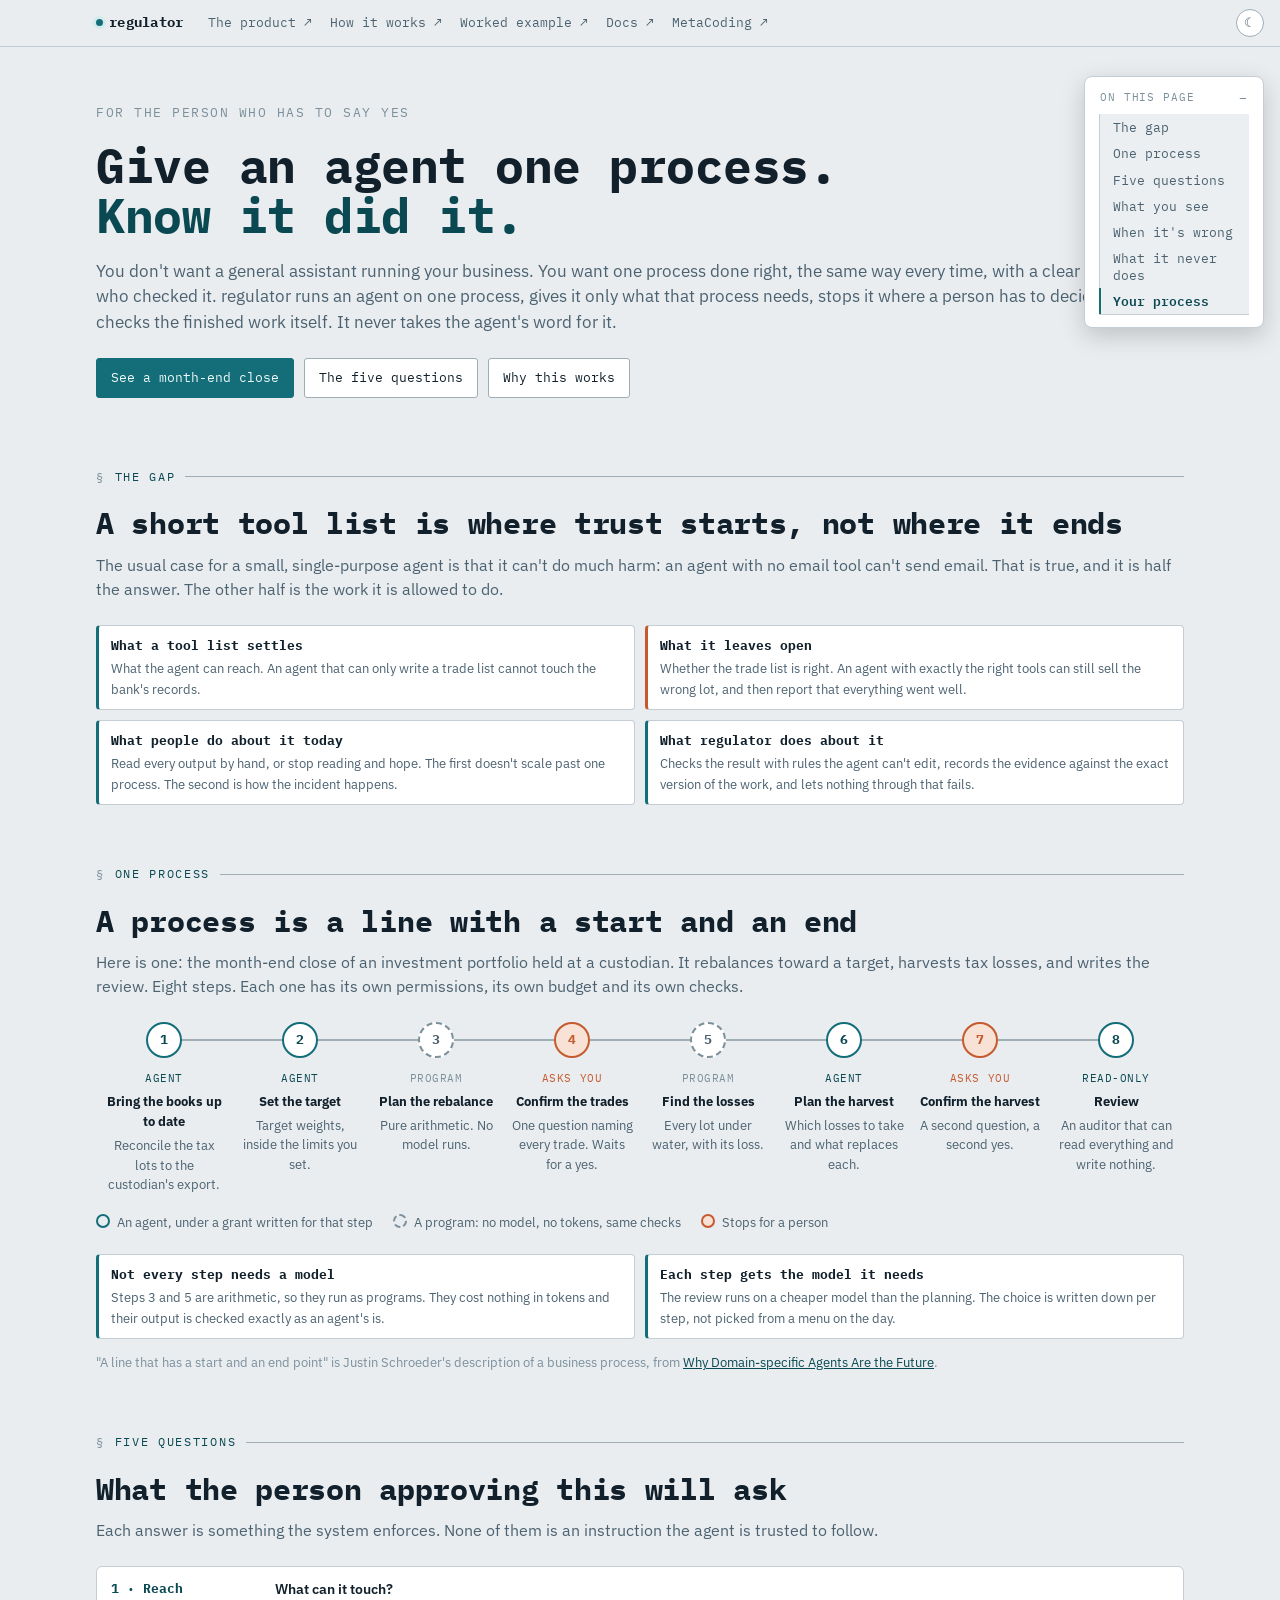
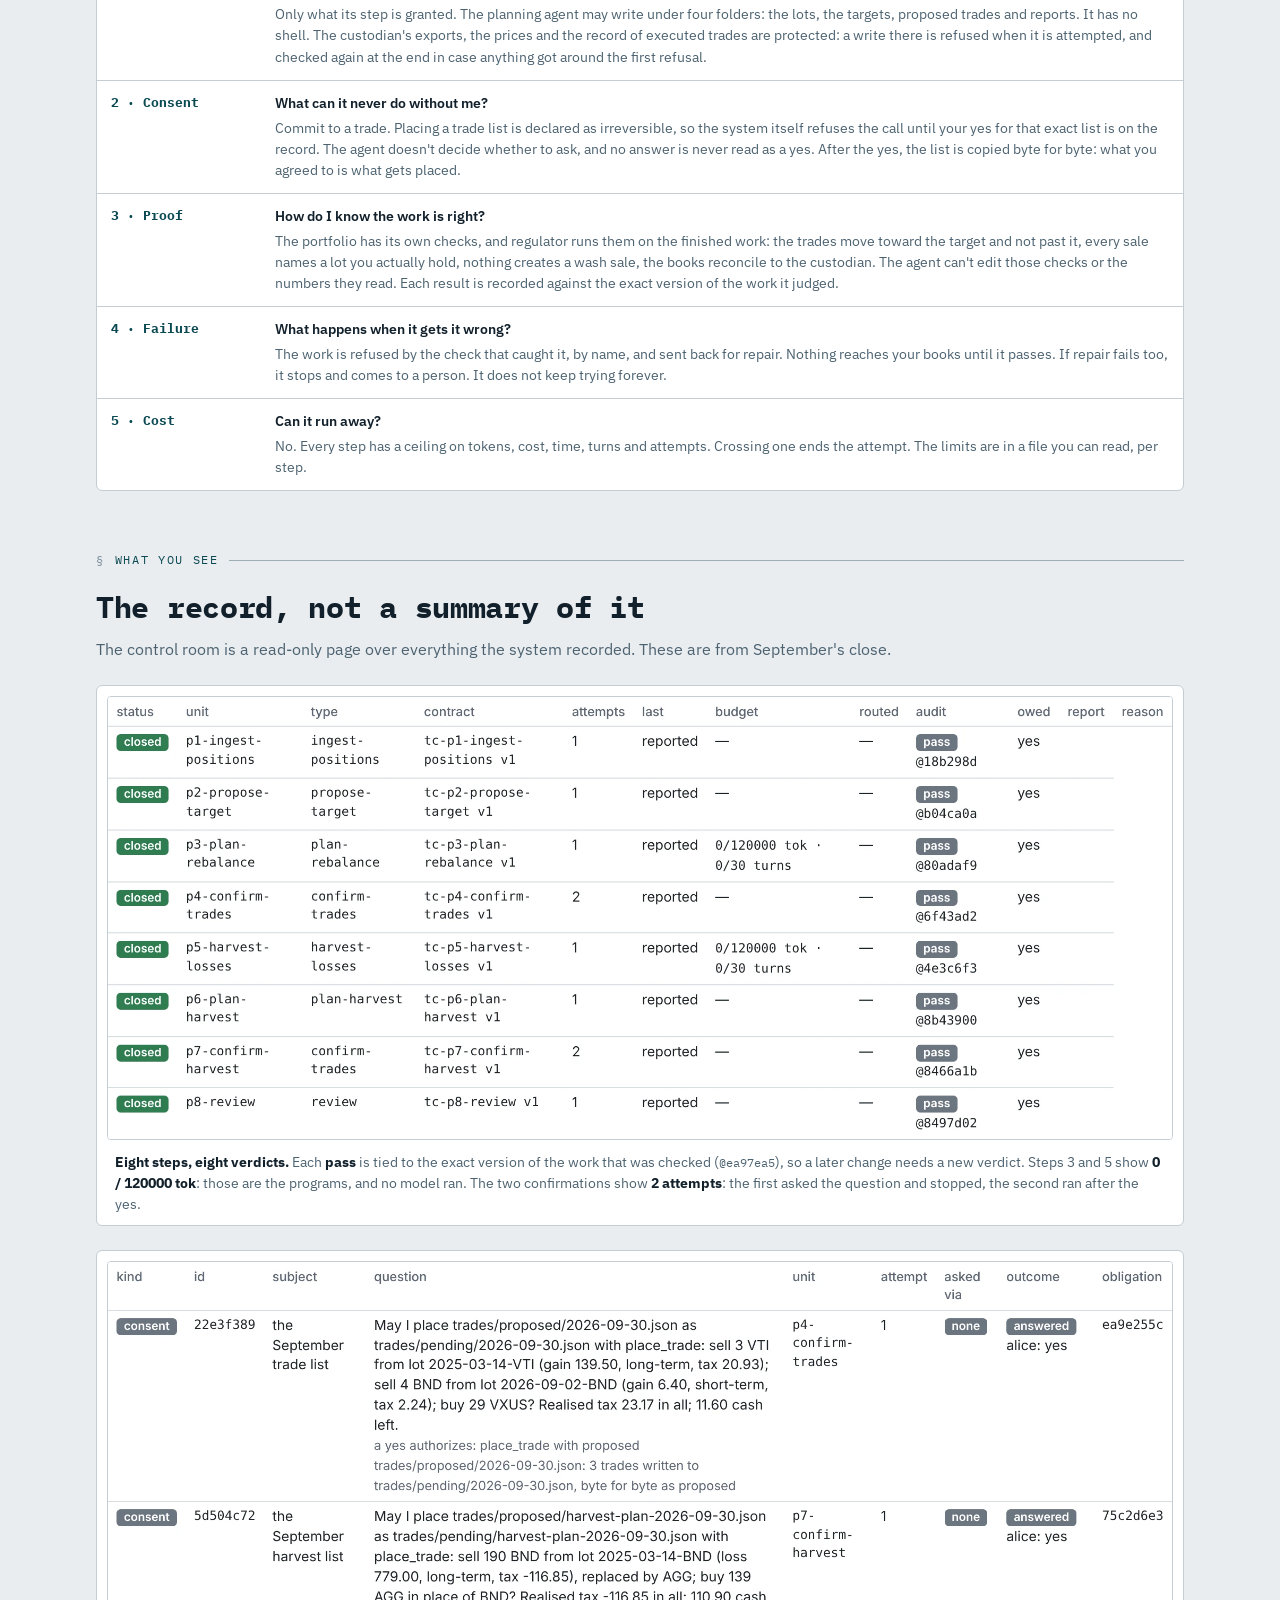
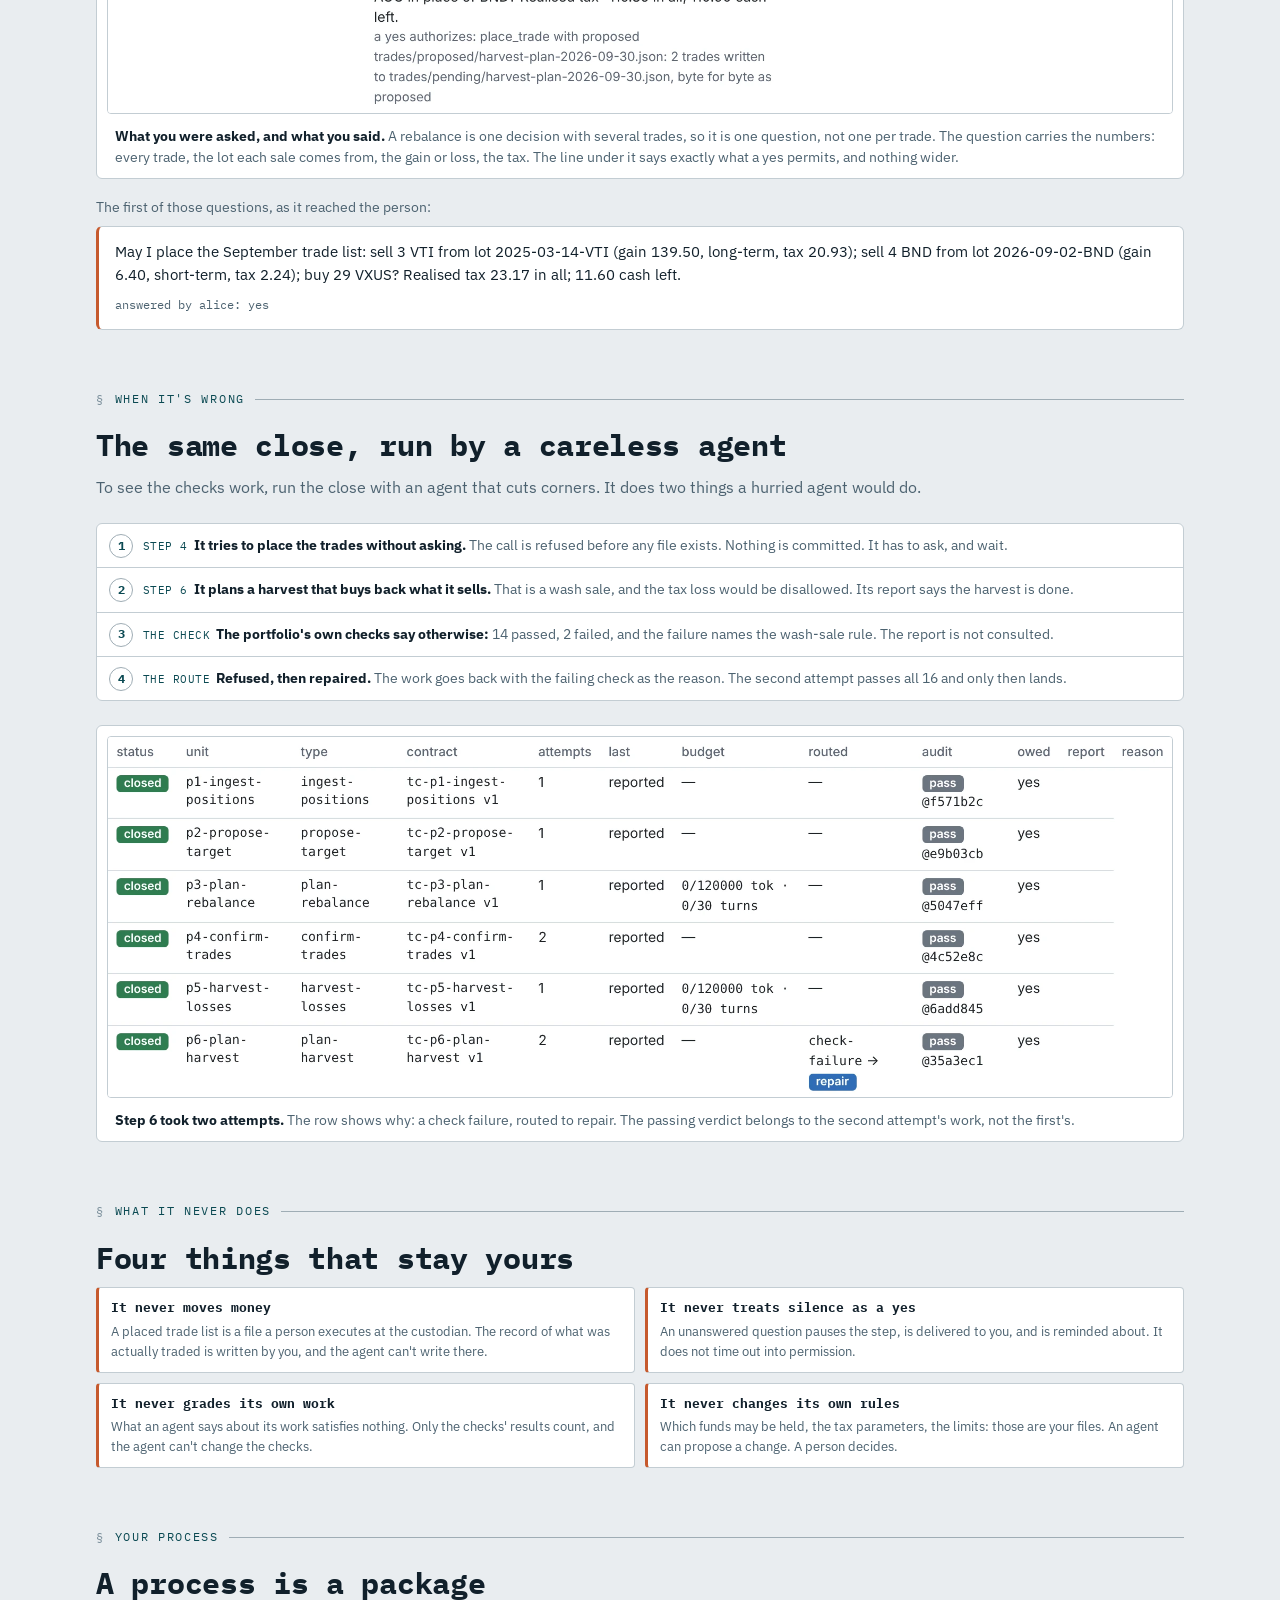
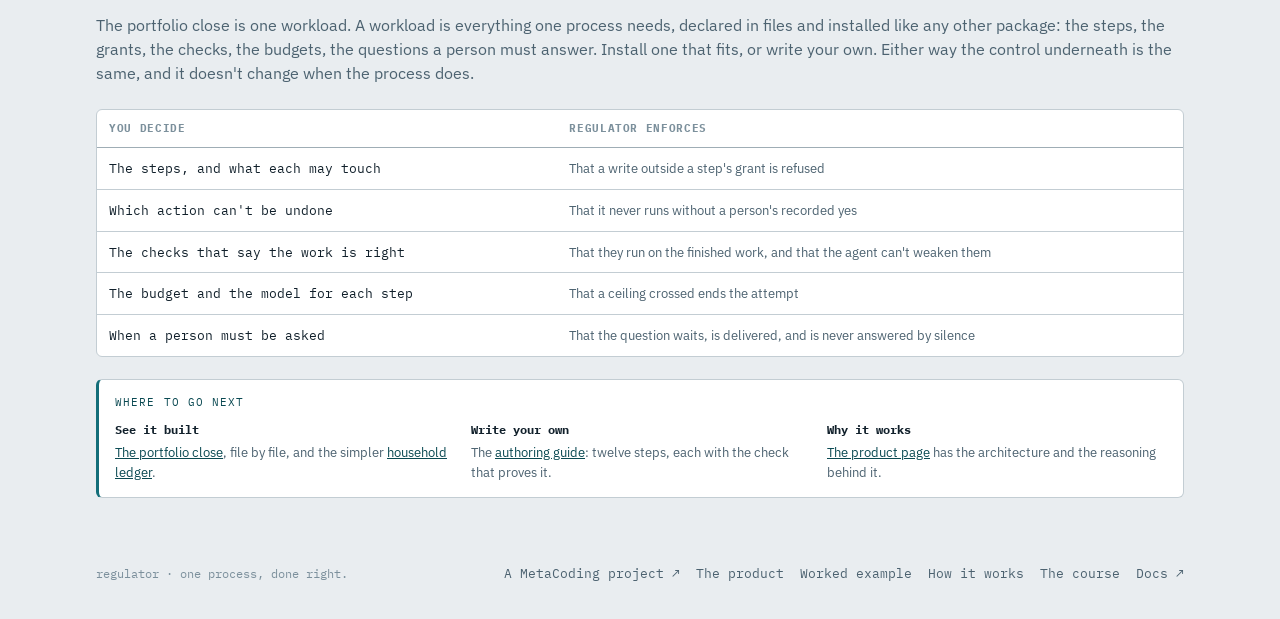
<file: site/one-process.html>
<!doctype html>
<html lang="en">
<head>
<meta charset="utf-8">
<script>(function(){try{var t=localStorage.getItem("theme");if(t==="light"||t==="dark")document.documentElement.setAttribute("data-theme",t);}catch(e){}})();</script>
<meta name="viewport" content="width=device-width, initial-scale=1, viewport-fit=cover">
<title>One process, done right · regulator · MetaCoding</title>
<meta name="description" content="Give an agent one business process and know it did it: what it can touch, what it can never do without a person's yes, and how the work is checked without believing the agent's own report. Shown on a portfolio's month-end close.">
<link rel="canonical" href="https://regulator.metacoding.io/one-process.html">
<link rel="icon" type="image/svg+xml" href="favicon.svg">
<meta property="og:type" content="website">
<meta property="og:site_name" content="regulator · MetaCoding">
<meta property="og:url" content="https://regulator.metacoding.io/one-process.html">
<meta property="og:title" content="One process, done right · regulator · MetaCoding">
<meta property="og:description" content="Give an agent one business process and know it did it: what it can touch, what it can never do without a person's yes, and how the work is checked without believing the agent's own report. Shown on a portfolio's month-end close.">
<meta property="og:image" content="https://regulator.metacoding.io/og-image.png">
<meta property="og:image:width" content="1200">
<meta property="og:image:height" content="630">
<meta property="og:image:alt" content="regulator: prompts advise, types describe, gates enforce. A MetaCoding project.">
<meta name="twitter:card" content="summary_large_image">
<meta name="twitter:title" content="One process, done right · regulator · MetaCoding">
<meta name="twitter:description" content="Give an agent one business process and know it did it: what it can touch, what it can never do without a person's yes, and how the work is checked without believing the agent's own report. Shown on a portfolio's month-end close.">
<meta name="twitter:image" content="https://regulator.metacoding.io/og-image.png">
<link rel="preconnect" href="https://fonts.googleapis.com">
<link rel="preconnect" href="https://fonts.gstatic.com" crossorigin>
<link href="https://fonts.googleapis.com/css2?family=IBM+Plex+Mono:wght@400;500;600;700&family=IBM+Plex+Sans:wght@400;500;600;700&display=swap" rel="stylesheet">
<link rel="stylesheet" href="glossary.css">
<link rel="stylesheet" href="toc.css">
<style>
  *{box-sizing:border-box;}
  html,body{margin:0;padding:0;}
  :root{
    --bg:#e9edf0; --surface:#ffffff; --surface-2:#dde3e7;
    --ink:#11202b; --ink-dim:#4c6270; --ink-faint:#7c909c;
    --line:#c3cdd3; --line-strong:#9fadb5;
    --signal:#136e79; --signal-ink:#0a4952; --signal-soft:#d4eaec;
    --alarm:#c65a2e; --alarm-soft:#f7e2d5;
    --mono:'IBM Plex Mono',ui-monospace,SFMono-Regular,Menlo,monospace;
    --sans:'IBM Plex Sans',system-ui,-apple-system,Segoe UI,sans-serif;
    --radius:3px;
    color-scheme:light dark;
  }
  @media (prefers-color-scheme: dark){
    :root:not([data-theme="light"]){
      --bg:#0c1417; --surface:#121b1f; --surface-2:#182327;
      --ink:#e7edef; --ink-dim:#9fb0b6; --ink-faint:#6d8189;
      --line:#26343a; --line-strong:#3a4c53;
      --signal:#4fd6de; --signal-ink:#8fe7ec; --signal-soft:#152c30;
      --alarm:#ff8f5c; --alarm-soft:#2e1f16;
    }
  }
  :root[data-theme="dark"]{
    --bg:#0c1417; --surface:#121b1f; --surface-2:#182327;
    --ink:#e7edef; --ink-dim:#9fb0b6; --ink-faint:#6d8189;
    --line:#26343a; --line-strong:#3a4c53;
    --signal:#4fd6de; --signal-ink:#8fe7ec; --signal-soft:#152c30;
    --alarm:#ff8f5c; --alarm-soft:#2e1f16;
  }
  body{background:var(--bg);color:var(--ink);font-family:var(--sans);line-height:1.55;-webkit-font-smoothing:antialiased;}
  .wrap{max-width:1120px;margin:0 auto;padding-inline:16px;}
  a{color:var(--signal-ink);}
  h1,h2,h3{font-family:var(--mono);letter-spacing:-0.01em;text-wrap:balance;}
  code,.mono{font-family:var(--mono);}
  code{font-size:.92em;}
  nav{position:sticky;top:env(safe-area-inset-top,0px);z-index:20;background:color-mix(in srgb, var(--bg) 88%, transparent);backdrop-filter:blur(8px);border-bottom:1px solid var(--line);}
  .navrow{display:flex;align-items:center;gap:24px;padding-block:12px;padding-right:44px;overflow-x:auto;}
  .theme-toggle{
    position:absolute;right:16px;top:50%;transform:translateY(-50%);
    width:28px;height:28px;display:flex;align-items:center;justify-content:center;
    border:1px solid var(--line-strong);border-radius:50%;background:var(--surface);
    color:var(--ink-dim);font-size:13px;line-height:1;cursor:pointer;padding:0;
  }
  .theme-toggle:hover{border-color:var(--signal);color:var(--signal-ink);}
  .navmark{font-family:var(--mono);font-weight:700;font-size:14px;letter-spacing:.02em;white-space:nowrap;display:flex;align-items:center;gap:6px;text-decoration:none;color:var(--ink);}
  .navmark .dot{width:7px;height:7px;border-radius:50%;background:var(--signal);box-shadow:0 0 0 3px var(--signal-soft);}
  .navlinks{display:flex;gap:18px;font-family:var(--mono);font-size:12.5px;white-space:nowrap;}
  .navlinks a{color:var(--ink-dim);text-decoration:none;}
  .navlinks a:hover{color:var(--signal-ink);}
  section{padding-block:30px;}
  .kicker{font-family:var(--mono);font-size:12px;letter-spacing:.14em;text-transform:uppercase;color:var(--signal-ink);display:flex;align-items:center;gap:10px;margin-bottom:14px;}
  .kicker::before{content:"§";color:var(--ink-faint);}
  .kicker .tick{flex:1;height:1px;background:var(--line-strong);}
  h2.title{font-size:clamp(22px,3vw,30px);margin:0 0 6px;}
  .lede{color:var(--ink-dim);font-size:15.5px;margin:0 0 24px;}
  .hero{padding-block:56px 40px;}
  .hero-eyebrow{font-family:var(--mono);font-size:12.5px;color:var(--ink-faint);letter-spacing:.12em;text-transform:uppercase;margin-bottom:18px;}
  .hero h1{font-size:clamp(30px,5vw,48px);line-height:1.05;margin:0 0 18px;font-weight:700;}
  .hero h1 .accent{color:var(--signal-ink);}
  .hero p.tag{font-size:16.5px;color:var(--ink-dim);margin:0 0 20px;}
  figure{margin:24px 0 0;background:var(--surface);border:1px solid var(--line);border-radius:6px;padding:16px 10px 12px;}
  figure svg{display:block;max-width:100%;height:auto;margin:0 auto;color:var(--ink);font-family:var(--mono);}
  figcaption{font-family:var(--sans);font-size:13.5px;color:var(--ink-dim);margin:12px 8px 0;max-width:none;}
  figcaption b{color:var(--ink);}
  .steps{counter-reset:st;list-style:none;margin:18px 0 0;padding:0;border:1px solid var(--line);border-radius:6px;background:var(--surface);}
  .steps li{counter-increment:st;position:relative;padding:11px 14px 11px 46px;border-bottom:1px solid var(--line);font-size:13.8px;color:var(--ink-dim);}
  .steps li:last-child{border-bottom:none;}
  .steps li::before{content:counter(st);position:absolute;left:12px;top:10px;font-family:var(--mono);font-weight:700;color:var(--signal-ink);font-size:12px;width:22px;height:22px;border:1px solid var(--line-strong);border-radius:50%;display:flex;align-items:center;justify-content:center;}
  .steps li b{color:var(--ink);}
  .steps li .who{font-family:var(--mono);font-size:11px;color:var(--signal-ink);letter-spacing:.04em;text-transform:uppercase;margin-right:6px;}
  pre.code{background:var(--surface);border:1px solid var(--line);border-radius:6px;padding:14px 16px;font-family:var(--mono);font-size:12.3px;line-height:1.6;color:var(--ink-dim);overflow-x:auto;margin:0;}
  pre.code b{color:var(--ink);font-weight:600;}
  pre.code i{font-style:normal;color:var(--signal-ink);}
  pre.code u{text-decoration:none;color:var(--alarm);}
  .annot{display:grid;grid-template-columns:1fr;gap:14px;align-items:start;margin-top:18px;}
  .notes{display:grid;grid-template-columns:1fr 1fr;gap:10px;}
  @media (max-width:700px){.notes{grid-template-columns:1fr;}}
  .note{border:1px solid var(--line);border-left:3px solid var(--signal);border-radius:4px;padding:10px 12px;background:var(--surface);font-size:13.2px;color:var(--ink-dim);}
  .note.alarm{border-left-color:var(--alarm);}
  .note b{color:var(--ink);font-family:var(--mono);font-size:12.5px;display:block;margin-bottom:3px;}
  table{width:100%;border-collapse:collapse;font-size:13.4px;}
  .tbl-wrap{overflow-x:auto;border:1px solid var(--line);border-radius:6px;background:var(--surface);margin-top:18px;}
  th{text-align:left;font-family:var(--mono);font-size:11px;letter-spacing:.06em;text-transform:uppercase;color:var(--ink-faint);padding:10px 12px;border-bottom:1px solid var(--line-strong);white-space:nowrap;}
  td{padding:10px 12px;border-bottom:1px solid var(--line);vertical-align:top;color:var(--ink-dim);}
  td:first-child{font-family:var(--mono);color:var(--ink);white-space:nowrap;}
  tr:last-child td{border-bottom:none;}
  .grid2{display:grid;grid-template-columns:1fr 1fr;gap:24px;}
  @media (max-width:760px){.grid2{grid-template-columns:1fr;}}
  footer{padding-block:36px;}
  .foot-row{display:flex;flex-wrap:wrap;justify-content:space-between;gap:16px;align-items:center;}
  .foot-links{display:flex;gap:16px;font-family:var(--mono);font-size:12.5px;flex-wrap:wrap;}
  .foot-links a{color:var(--ink-dim);text-decoration:none;}
  .foot-note{font-family:var(--mono);font-size:11.5px;color:var(--ink-faint);}

  figure.shot{padding:10px;}
  figure.shot img{display:block;width:100%;height:auto;border:1px solid var(--line);border-radius:4px;background:#fff;}
  .qa{border:1px solid var(--line);border-radius:6px;background:var(--surface);margin-top:16px;}
  .qa .row{display:grid;grid-template-columns:150px 1fr;gap:14px;padding:12px 14px;border-bottom:1px solid var(--line);font-size:13.6px;color:var(--ink-dim);}
  .qa .row:last-child{border-bottom:none;}
  .qa .fn{font-family:var(--mono);font-weight:700;color:var(--signal-ink);font-size:12.5px;}
  .qa .q{color:var(--ink);font-weight:600;display:block;margin-bottom:4px;}
  @media (max-width:640px){.qa .row{grid-template-columns:1fr;}}
  .lvl{font-family:var(--mono);font-size:11px;white-space:nowrap;padding:1px 7px;border:1px solid var(--line-strong);border-radius:999px;color:var(--signal-ink);}
  pre.code .c{color:var(--ink-faint);}
  .start-box{border:1px solid var(--line);border-left:3px solid var(--signal);border-radius:6px;background:var(--surface);padding:14px 16px;margin-top:22px;}
  .start-head{font-family:var(--mono);font-size:11px;letter-spacing:.1em;text-transform:uppercase;color:var(--signal-ink);margin-bottom:10px;}
  .start-grid{display:grid;grid-template-columns:1fr 1fr 1fr;gap:16px;font-size:13px;color:var(--ink-dim);}
  .start-grid b{display:block;color:var(--ink);font-family:var(--mono);font-size:12px;margin-bottom:3px;}
  @media (max-width:760px){.start-grid{grid-template-columns:1fr;}}
  .checkpoint{border:1px solid var(--line);border-left:3px solid var(--signal);border-radius:6px;background:var(--surface);padding:12px 14px;margin-top:16px;font-size:13.2px;color:var(--ink-dim);}
  .checkpoint b{display:block;color:var(--ink);font-family:var(--mono);font-size:11.5px;letter-spacing:.04em;text-transform:uppercase;margin-bottom:6px;}
  .checkpoint ul{margin:0;padding-left:18px;}
  .checkpoint li{margin:3px 0;}
  .step-lead{font-size:13.5px;color:var(--ink-dim);margin:18px 0 6px;}
  .step-lead:first-child{margin-top:0;}
  .shot-row{display:grid;grid-template-columns:1.1fr 1fr;gap:0;align-items:stretch;margin-top:20px;border:1px solid var(--line);border-radius:6px;background:var(--surface);overflow:hidden;}
  @media (max-width:820px){.shot-row{grid-template-columns:1fr;}}
  .shot-row .shot-img{padding:14px;border-right:1px solid var(--line);}
  @media (max-width:820px){.shot-row .shot-img{border-right:none;border-bottom:1px solid var(--line);}}
  .shot-row .shot-img img{display:block;width:100%;height:auto;border:1px solid var(--line);border-radius:4px;background:#fff;}
  .shot-notes{padding:16px 18px;font-size:13.3px;color:var(--ink-dim);}
  .shot-notes .shot-title{font-family:var(--mono);font-weight:700;color:var(--ink);font-size:13.5px;margin-bottom:10px;}
  .shot-notes ul{margin:0;padding-left:18px;}
  .shot-notes li{margin:7px 0;}
  .shot-notes li b{color:var(--ink);}

  /* ---- this page ---- */
  .hero-links{display:flex;flex-wrap:wrap;gap:10px;margin-top:22px;}
  .btn{font-family:var(--mono);font-size:13px;padding:9px 14px;border:1px solid var(--line-strong);border-radius:var(--radius);background:var(--surface);color:var(--ink);text-decoration:none;}
  .btn.primary{background:var(--signal);border-color:var(--signal);color:#f2fbfb;}
  :root[data-theme="dark"] .btn.primary{color:#06181b;}
  @media (prefers-color-scheme: dark){:root:not([data-theme="light"]) .btn.primary{color:#06181b;}}
  .btn:hover{border-color:var(--signal);}
  .line{list-style:none;margin:22px 0 0;padding:0;display:grid;grid-template-columns:repeat(8,1fr);gap:0;position:relative;}
  .line::before{content:"";position:absolute;left:6%;right:6%;top:17px;height:2px;background:var(--line-strong);}
  .line li{position:relative;padding:0 6px;text-align:center;font-size:12.6px;color:var(--ink-dim);}
  .line .n{position:relative;z-index:1;width:36px;height:36px;margin:0 auto 10px;border-radius:50%;display:flex;align-items:center;justify-content:center;font-family:var(--mono);font-weight:700;font-size:13px;background:var(--surface);border:2px solid var(--signal);color:var(--signal-ink);}
  .line .prog .n{border-style:dashed;border-color:var(--ink-faint);color:var(--ink-dim);}
  .line .ask .n{border-color:var(--alarm);color:var(--alarm);background:var(--alarm-soft);}
  .line b{display:block;color:var(--ink);font-size:13px;margin-bottom:4px;}
  .line .k{display:inline-block;font-family:var(--mono);font-size:10.5px;letter-spacing:.05em;text-transform:uppercase;margin-bottom:5px;color:var(--signal-ink);}
  .line .prog .k{color:var(--ink-faint);}
  .line .ask .k{color:var(--alarm);}
  @media (max-width:900px){
    .line{grid-template-columns:1fr;gap:14px;}
    .line::before{left:17px;right:auto;top:6px;bottom:6px;width:2px;height:auto;}
    .line li{text-align:left;padding:0 0 0 52px;min-height:36px;}
    .line .n{position:absolute;left:0;top:0;margin:0;}
  }
  .legend{display:flex;flex-wrap:wrap;gap:8px 20px;margin:18px 0 0;font-size:12.6px;color:var(--ink-dim);}
  .legend span::before{content:"";display:inline-block;width:10px;height:10px;border-radius:50%;margin-right:7px;vertical-align:-1px;border:2px solid var(--signal);}
  .legend .prog::before{border-style:dashed;border-color:var(--ink-faint);}
  .legend .ask::before{border-color:var(--alarm);background:var(--alarm-soft);}
  blockquote.ask-card{margin:8px 0 0;padding:14px 16px;border:1px solid var(--line);border-left:3px solid var(--alarm);border-radius:6px;background:var(--surface);font-size:14.5px;color:var(--ink);}
  blockquote.ask-card footer{padding:0;margin-top:10px;font-family:var(--mono);font-size:12px;color:var(--ink-dim);}
  .credit{font-size:12.8px;color:var(--ink-faint);margin:14px 0 0;}
</style>
</head>
<body>

<nav>
  <div class="wrap navrow">
    <a class="navmark" href="index.html"><span class="dot"></span>regulator</a>
    <div class="navlinks">
      <a href="product.html">The product ↗</a>
      <a href="how-it-works.html">How it works ↗</a>
      <a href="personal-finance.html">Worked example ↗</a>
      <a href="https://docs.regulator.metacoding.io/">Docs ↗</a>
      <a href="https://metacoding.io">MetaCoding ↗</a>
    </div>
  </div>
  <button type="button" id="theme-toggle" class="theme-toggle" aria-label="Toggle color theme">☾</button>
</nav>

<aside class="page-toc" aria-label="On this page">
  <div class="page-toc-title">On this page</div>
  <nav>
    <a href="#gap">The gap</a>
    <a href="#process">One process</a>
    <a href="#questions">Five questions</a>
    <a href="#see">What you see</a>
    <a href="#wrong">When it's wrong</a>
    <a href="#never">What it never does</a>
    <a href="#yours">Your process</a>
  </nav>
</aside>

<header class="hero wrap">
  <div class="hero-eyebrow">For the person who has to say yes</div>
  <h1>Give an agent one process.<br><span class="accent">Know it did it.</span></h1>
  <p class="tag">You don't want a general assistant running your business. You want one
    process done right, the same way every time, with a clear answer to who checked it.
    regulator runs an agent on one process, gives it only what that process needs, stops
    it where a person has to decide, and checks the finished work itself. It never takes
    the agent's word for it.</p>
  <div class="hero-links">
    <a class="btn primary" href="#process">See a month-end close</a>
    <a class="btn" href="#questions">The five questions</a>
    <a class="btn" href="product.html">Why this works</a>
  </div>
</header>

<section id="gap" class="wrap">
  <div class="kicker">The gap<span class="tick"></span></div>
  <h2 class="title">A short tool list is where trust starts, not where it ends</h2>
  <p class="lede">The usual case for a small, single-purpose agent is that it can't do much
    harm: an agent with no email tool can't send email. That is true, and it is half the
    answer. The other half is the work it is allowed to do.</p>
  <div class="notes">
    <div class="note"><b>What a tool list settles</b>What the agent can reach. An agent that can only write a trade list cannot touch the bank's records.</div>
    <div class="note alarm"><b>What it leaves open</b>Whether the trade list is right. An agent with exactly the right tools can still sell the wrong lot, and then report that everything went well.</div>
    <div class="note"><b>What people do about it today</b>Read every output by hand, or stop reading and hope. The first doesn't scale past one process. The second is how the incident happens.</div>
    <div class="note"><b>What regulator does about it</b>Checks the result with rules the agent can't edit, records the evidence against the exact version of the work, and lets nothing through that fails.</div>
  </div>
</section>

<section id="process" class="wrap">
  <div class="kicker">One process<span class="tick"></span></div>
  <h2 class="title">A process is a line with a start and an end</h2>
  <p class="lede">Here is one: the month-end close of an investment portfolio held at a
    custodian. It rebalances toward a target, harvests tax losses, and writes the review.
    Eight steps. Each one has its own permissions, its own budget and its own checks.</p>

  <ol class="line">
    <li><div class="n">1</div><span class="k">agent</span><b>Bring the books up to date</b>Reconcile the tax lots to the custodian's export.</li>
    <li><div class="n">2</div><span class="k">agent</span><b>Set the target</b>Target weights, inside the limits you set.</li>
    <li class="prog"><div class="n">3</div><span class="k">program</span><b>Plan the rebalance</b>Pure arithmetic. No model runs.</li>
    <li class="ask"><div class="n">4</div><span class="k">asks you</span><b>Confirm the trades</b>One question naming every trade. Waits for a yes.</li>
    <li class="prog"><div class="n">5</div><span class="k">program</span><b>Find the losses</b>Every lot under water, with its loss.</li>
    <li><div class="n">6</div><span class="k">agent</span><b>Plan the harvest</b>Which losses to take and what replaces each.</li>
    <li class="ask"><div class="n">7</div><span class="k">asks you</span><b>Confirm the harvest</b>A second question, a second yes.</li>
    <li><div class="n">8</div><span class="k">read-only</span><b>Review</b>An auditor that can read everything and write nothing.</li>
  </ol>
  <div class="legend">
    <span>An agent, under a grant written for that step</span>
    <span class="prog">A program: no model, no tokens, same checks</span>
    <span class="ask">Stops for a person</span>
  </div>

  <div class="notes" style="margin-top:22px;">
    <div class="note"><b>Not every step needs a model</b>Steps 3 and 5 are arithmetic, so they run as programs. They cost nothing in tokens and their output is checked exactly as an agent's is.</div>
    <div class="note"><b>Each step gets the model it needs</b>The review runs on a cheaper model than the planning. The choice is written down per step, not picked from a menu on the day.</div>
  </div>
  <p class="credit">"A line that has a start and an end point" is Justin Schroeder's description of a business process, from
    <a href="https://www.youtube.com/watch?v=wIPr9GmLRaQ">Why Domain-specific Agents Are the Future</a>.</p>
</section>

<section id="questions" class="wrap">
  <div class="kicker">Five questions<span class="tick"></span></div>
  <h2 class="title">What the person approving this will ask</h2>
  <p class="lede">Each answer is something the system enforces. None of them is an
    instruction the agent is trusted to follow.</p>

  <div class="qa">
    <div class="row"><div class="fn">1 · Reach</div><div><span class="q">What can it touch?</span>Only what its step is granted. The planning agent may write under four folders: the lots, the targets, proposed trades and reports. It has no shell. The custodian's exports, the prices and the record of executed trades are protected: a write there is refused when it is attempted, and checked again at the end in case anything got around the first refusal.</div></div>
    <div class="row"><div class="fn">2 · Consent</div><div><span class="q">What can it never do without me?</span>Commit to a trade. Placing a trade list is declared as irreversible, so the system itself refuses the call until your yes for that exact list is on the record. The agent doesn't decide whether to ask, and no answer is never read as a yes. After the yes, the list is copied byte for byte: what you agreed to is what gets placed.</div></div>
    <div class="row"><div class="fn">3 · Proof</div><div><span class="q">How do I know the work is right?</span>The portfolio has its own checks, and regulator runs them on the finished work: the trades move toward the target and not past it, every sale names a lot you actually hold, nothing creates a wash sale, the books reconcile to the custodian. The agent can't edit those checks or the numbers they read. Each result is recorded against the exact version of the work it judged.</div></div>
    <div class="row"><div class="fn">4 · Failure</div><div><span class="q">What happens when it gets it wrong?</span>The work is refused by the check that caught it, by name, and sent back for repair. Nothing reaches your books until it passes. If repair fails too, it stops and comes to a person. It does not keep trying forever.</div></div>
    <div class="row"><div class="fn">5 · Cost</div><div><span class="q">Can it run away?</span>No. Every step has a ceiling on tokens, cost, time, turns and attempts. Crossing one ends the attempt. The limits are in a file you can read, per step.</div></div>
  </div>
</section>

<section id="see" class="wrap">
  <div class="kicker">What you see<span class="tick"></span></div>
  <h2 class="title">The record, not a summary of it</h2>
  <p class="lede">The control room is a read-only page over everything the system
    recorded. These are from September's close.</p>

  <figure class="shot">
    <img src="img/control-room/portfolio-units.webp" alt="The control room's unit table for the September portfolio close: eight steps, each closed, each with a passing audit bound to a revision." loading="lazy">
    <figcaption><b>Eight steps, eight verdicts.</b> Each <b>pass</b> is tied to the exact version of the work that was checked (<code>@ea97ea5</code>), so a later change needs a new verdict. Steps 3 and 5 show <b>0 / 120000 tok</b>: those are the programs, and no model ran. The two confirmations show <b>2 attempts</b>: the first asked the question and stopped, the second ran after the yes.</figcaption>
  </figure>

  <figure class="shot">
    <img src="img/control-room/portfolio-consent.webp" alt="The control room's interactions table: two consent questions, each naming every trade, the lot, the gain or loss and the tax, each answered yes by alice." loading="lazy">
    <figcaption><b>What you were asked, and what you said.</b> A rebalance is one decision with several trades, so it is one question, not one per trade. The question carries the numbers: every trade, the lot each sale comes from, the gain or loss, the tax. The line under it says exactly what a yes permits, and nothing wider.</figcaption>
  </figure>

  <p class="step-lead">The first of those questions, as it reached the person:</p>
  <blockquote class="ask-card">May I place the September trade list: sell 3 VTI from lot 2025-03-14-VTI (gain 139.50, long-term, tax 20.93); sell 4 BND from lot 2026-09-02-BND (gain 6.40, short-term, tax 2.24); buy 29 VXUS? Realised tax 23.17 in all; 11.60 cash left.
    <footer>answered by alice: yes</footer>
  </blockquote>
</section>

<section id="wrong" class="wrap">
  <div class="kicker">When it's wrong<span class="tick"></span></div>
  <h2 class="title">The same close, run by a careless agent</h2>
  <p class="lede">To see the checks work, run the close with an agent that cuts corners.
    It does two things a hurried agent would do.</p>
  <ol class="steps">
    <li><span class="who">Step 4</span><b>It tries to place the trades without asking.</b> The call is refused before any file exists. Nothing is committed. It has to ask, and wait.</li>
    <li><span class="who">Step 6</span><b>It plans a harvest that buys back what it sells.</b> That is a wash sale, and the tax loss would be disallowed. Its report says the harvest is done.</li>
    <li><span class="who">The check</span><b>The portfolio's own checks say otherwise:</b> 14 passed, 2 failed, and the failure names the wash-sale rule. The report is not consulted.</li>
    <li><span class="who">The route</span><b>Refused, then repaired.</b> The work goes back with the failing check as the reason. The second attempt passes all 16 and only then lands.</li>
  </ol>
  <figure class="shot">
    <img src="img/control-room/portfolio-units-careless.webp" alt="The control room's unit table for the careless run: step 6, plan-harvest, shows two attempts and a check-failure routed to repair before its passing audit." loading="lazy">
    <figcaption><b>Step 6 took two attempts.</b> The row shows why: a check failure, routed to repair. The passing verdict belongs to the second attempt's work, not the first's.</figcaption>
  </figure>
</section>

<section id="never" class="wrap">
  <div class="kicker">What it never does<span class="tick"></span></div>
  <h2 class="title">Four things that stay yours</h2>
  <div class="notes">
    <div class="note alarm"><b>It never moves money</b>A placed trade list is a file a person executes at the custodian. The record of what was actually traded is written by you, and the agent can't write there.</div>
    <div class="note alarm"><b>It never treats silence as a yes</b>An unanswered question pauses the step, is delivered to you, and is reminded about. It does not time out into permission.</div>
    <div class="note alarm"><b>It never grades its own work</b>What an agent says about its work satisfies nothing. Only the checks' results count, and the agent can't change the checks.</div>
    <div class="note alarm"><b>It never changes its own rules</b>Which funds may be held, the tax parameters, the limits: those are your files. An agent can propose a change. A person decides.</div>
  </div>
</section>

<section id="yours" class="wrap">
  <div class="kicker">Your process<span class="tick"></span></div>
  <h2 class="title">A process is a package</h2>
  <p class="lede">The portfolio close is one workload. A workload is everything one process
    needs, declared in files and installed like any other package: the steps, the grants,
    the checks, the budgets, the questions a person must answer. Install one that fits, or
    write your own. Either way the control underneath is the same, and it doesn't change
    when the process does.</p>

  <div class="tbl-wrap">
    <table>
      <thead><tr><th>You decide</th><th>regulator enforces</th></tr></thead>
      <tbody>
        <tr><td style="white-space:normal;">The steps, and what each may touch</td><td>That a write outside a step's grant is refused</td></tr>
        <tr><td style="white-space:normal;">Which action can't be undone</td><td>That it never runs without a person's recorded yes</td></tr>
        <tr><td style="white-space:normal;">The checks that say the work is right</td><td>That they run on the finished work, and that the agent can't weaken them</td></tr>
        <tr><td style="white-space:normal;">The budget and the model for each step</td><td>That a ceiling crossed ends the attempt</td></tr>
        <tr><td style="white-space:normal;">When a person must be asked</td><td>That the question waits, is delivered, and is never answered by silence</td></tr>
      </tbody>
    </table>
  </div>

  <div class="start-box">
    <div class="start-head">Where to go next</div>
    <div class="start-grid">
      <div><b>See it built</b><a href="https://docs.regulator.metacoding.io/examples/portfolio">The portfolio close</a>, file by file, and the simpler <a href="personal-finance.html">household ledger</a>.</div>
      <div><b>Write your own</b>The <a href="https://docs.regulator.metacoding.io/guide/authoring-a-workload">authoring guide</a>: twelve steps, each with the check that proves it.</div>
      <div><b>Why it works</b><a href="product.html">The product page</a> has the architecture and the reasoning behind it.</div>
    </div>
  </div>
</section>

<footer class="wrap">
  <div class="foot-row">
    <div class="foot-note">regulator · one process, done right.</div>
    <div class="foot-links">
      <a href="https://metacoding.io">A MetaCoding project ↗</a>
      <a href="product.html">The product</a>
      <a href="personal-finance.html">Worked example</a>
      <a href="how-it-works.html">How it works</a>
      <a href="index.html">The course</a>
      <a href="https://docs.regulator.metacoding.io/">Docs ↗</a>
    </div>
  </div>
</footer>
<script src="theme.js" defer></script>
<script src="toc.js" defer></script>
</body>
</html>
</file>
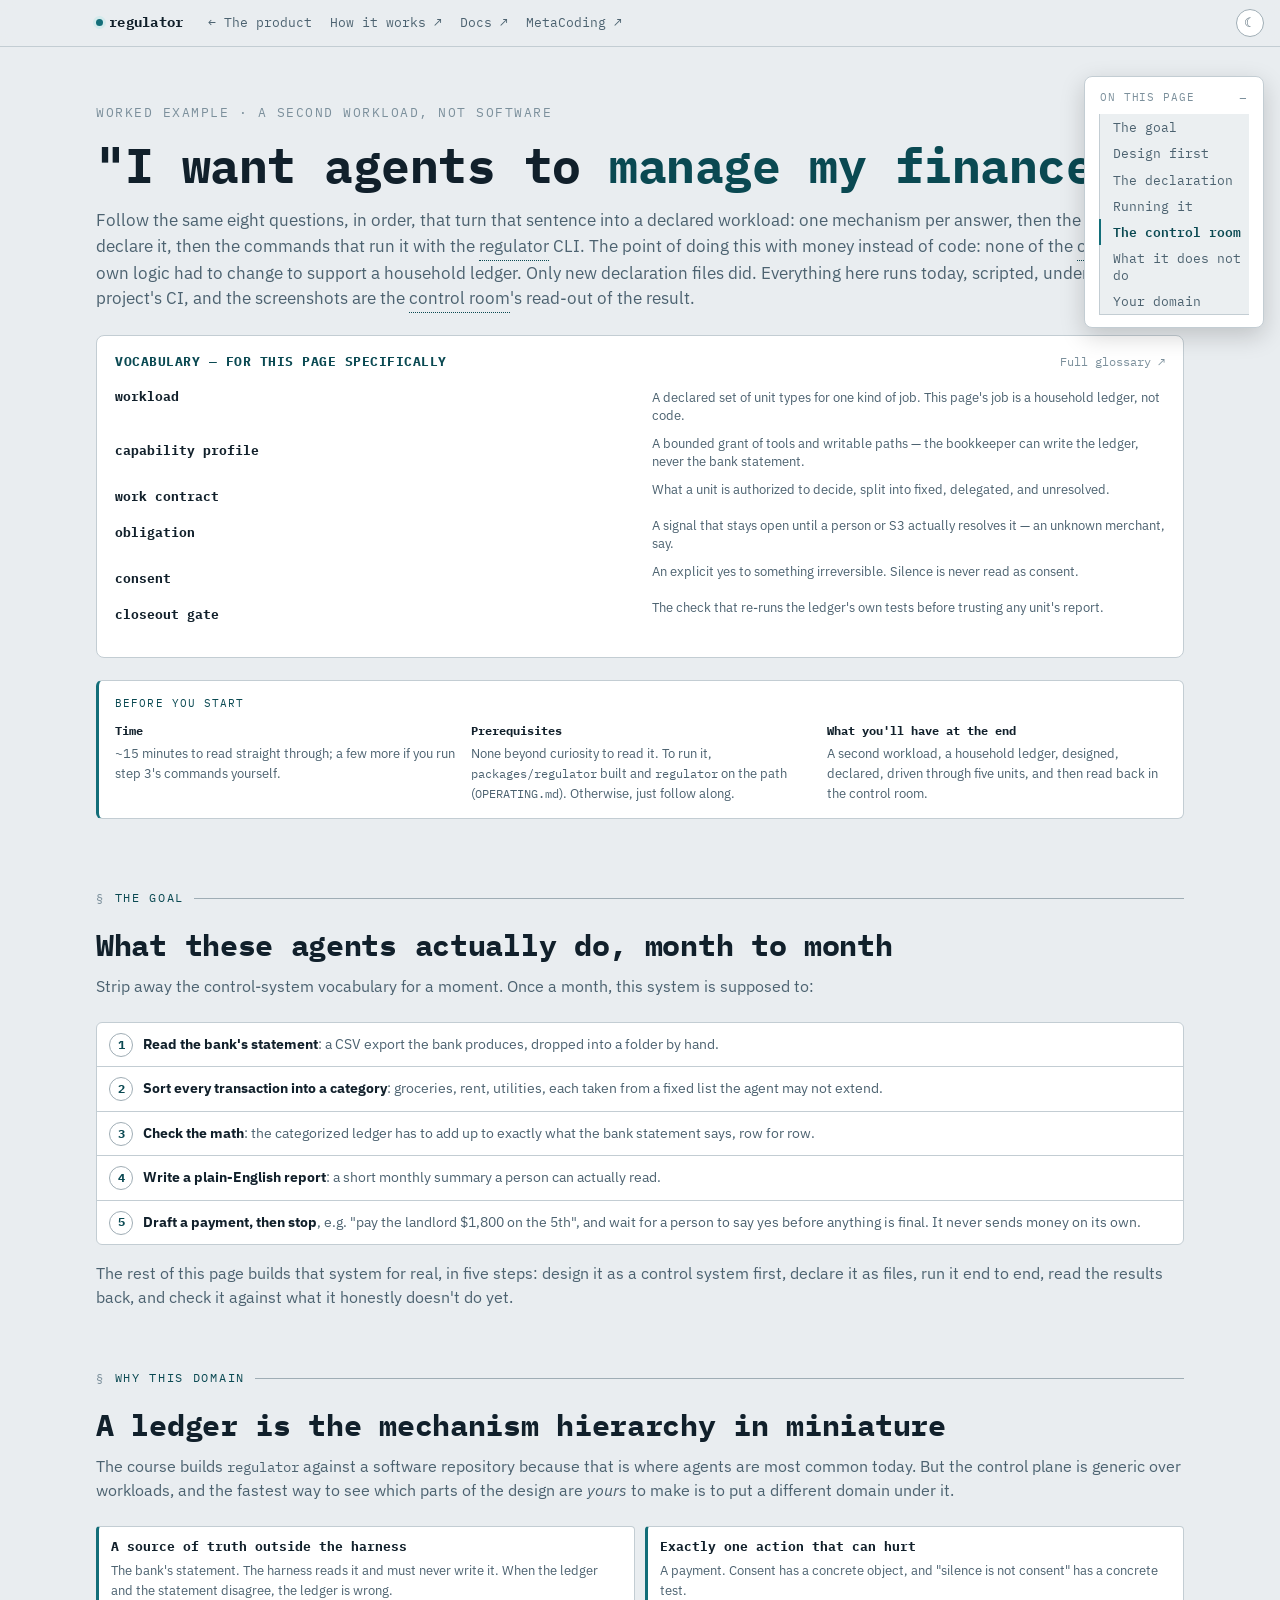
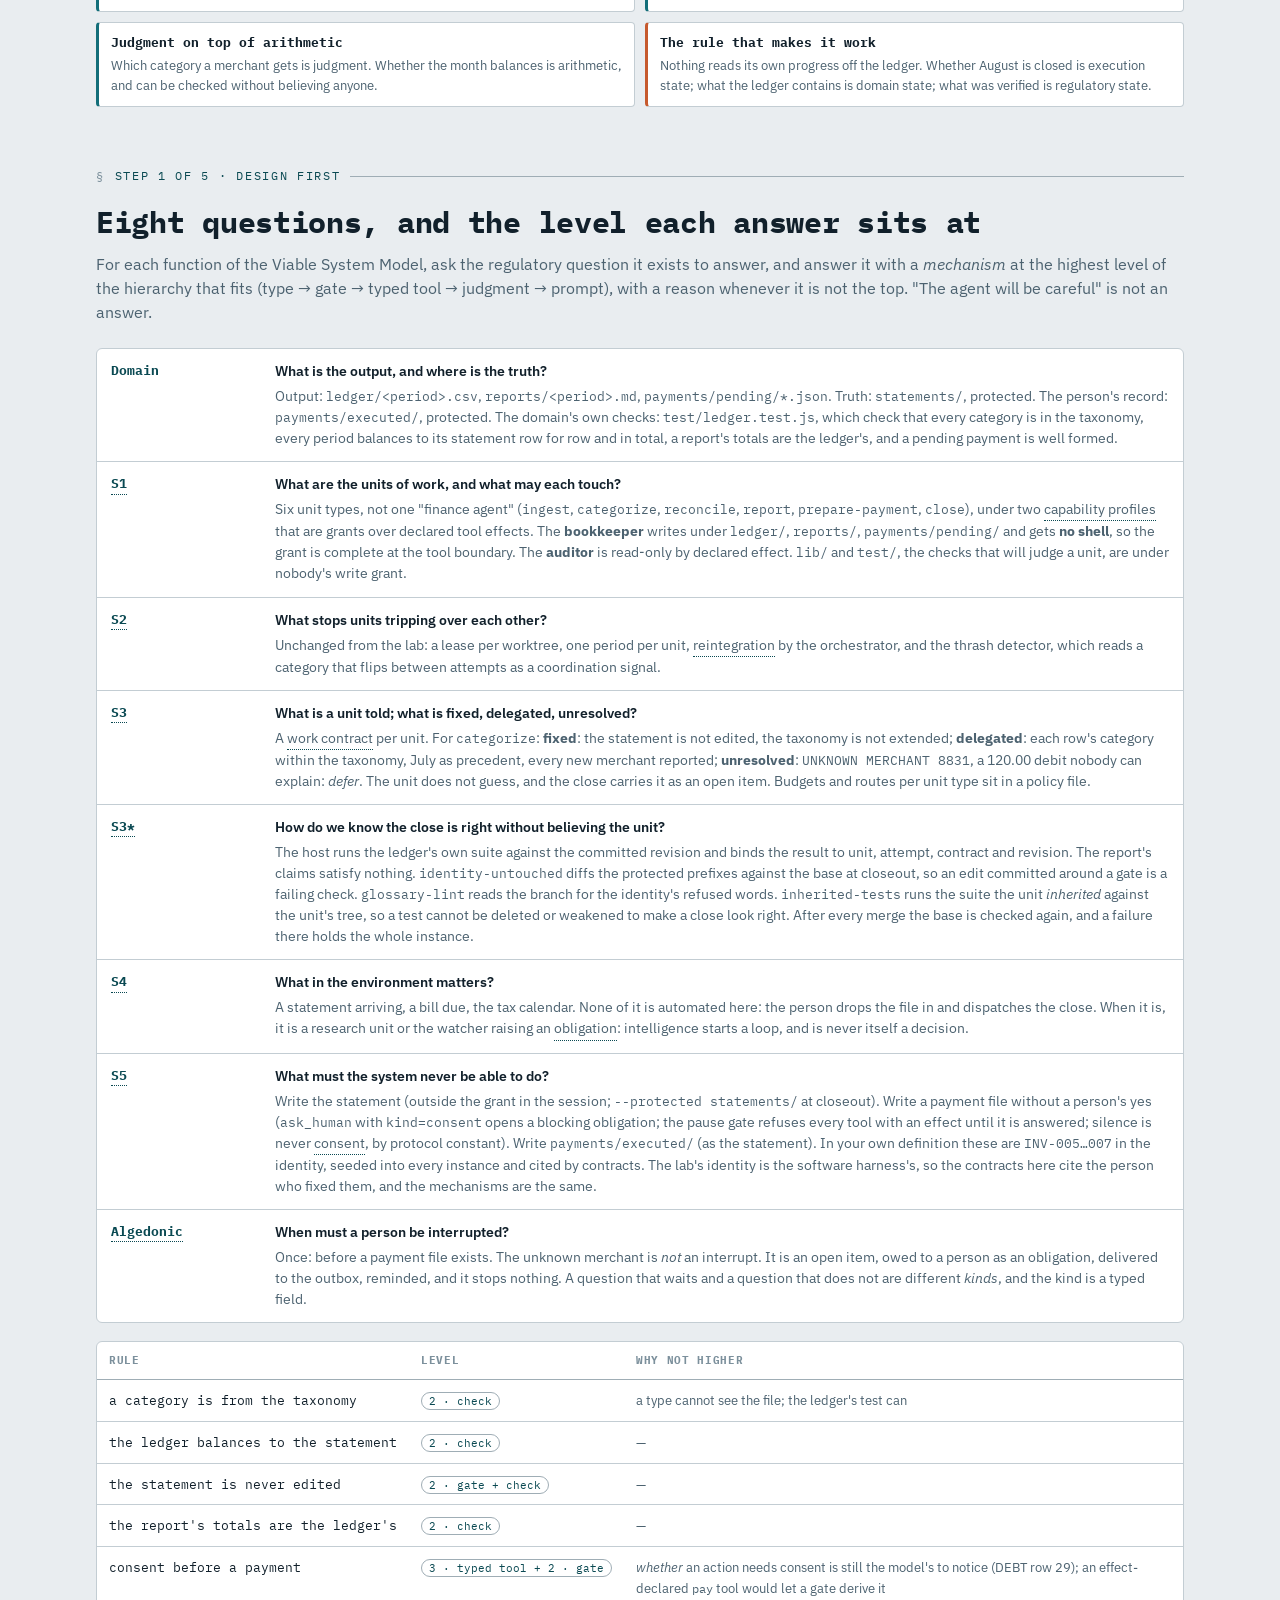
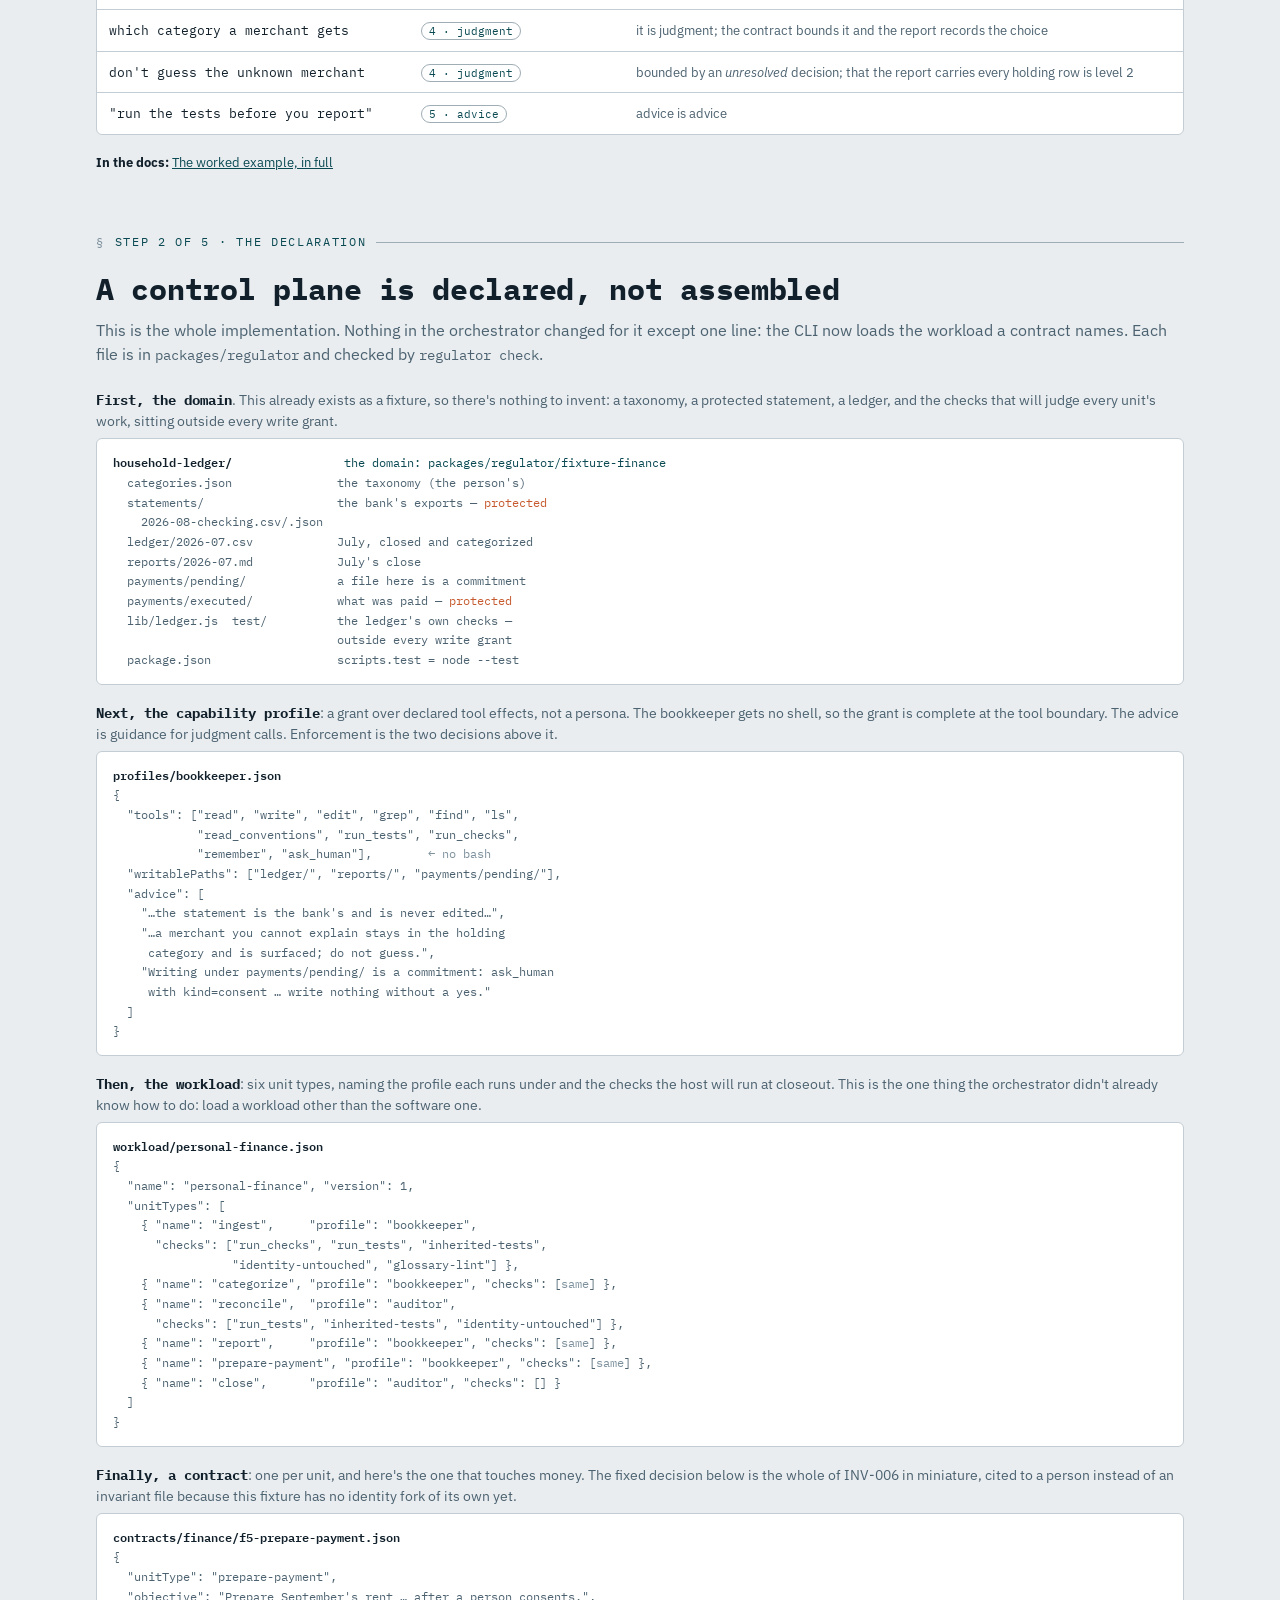
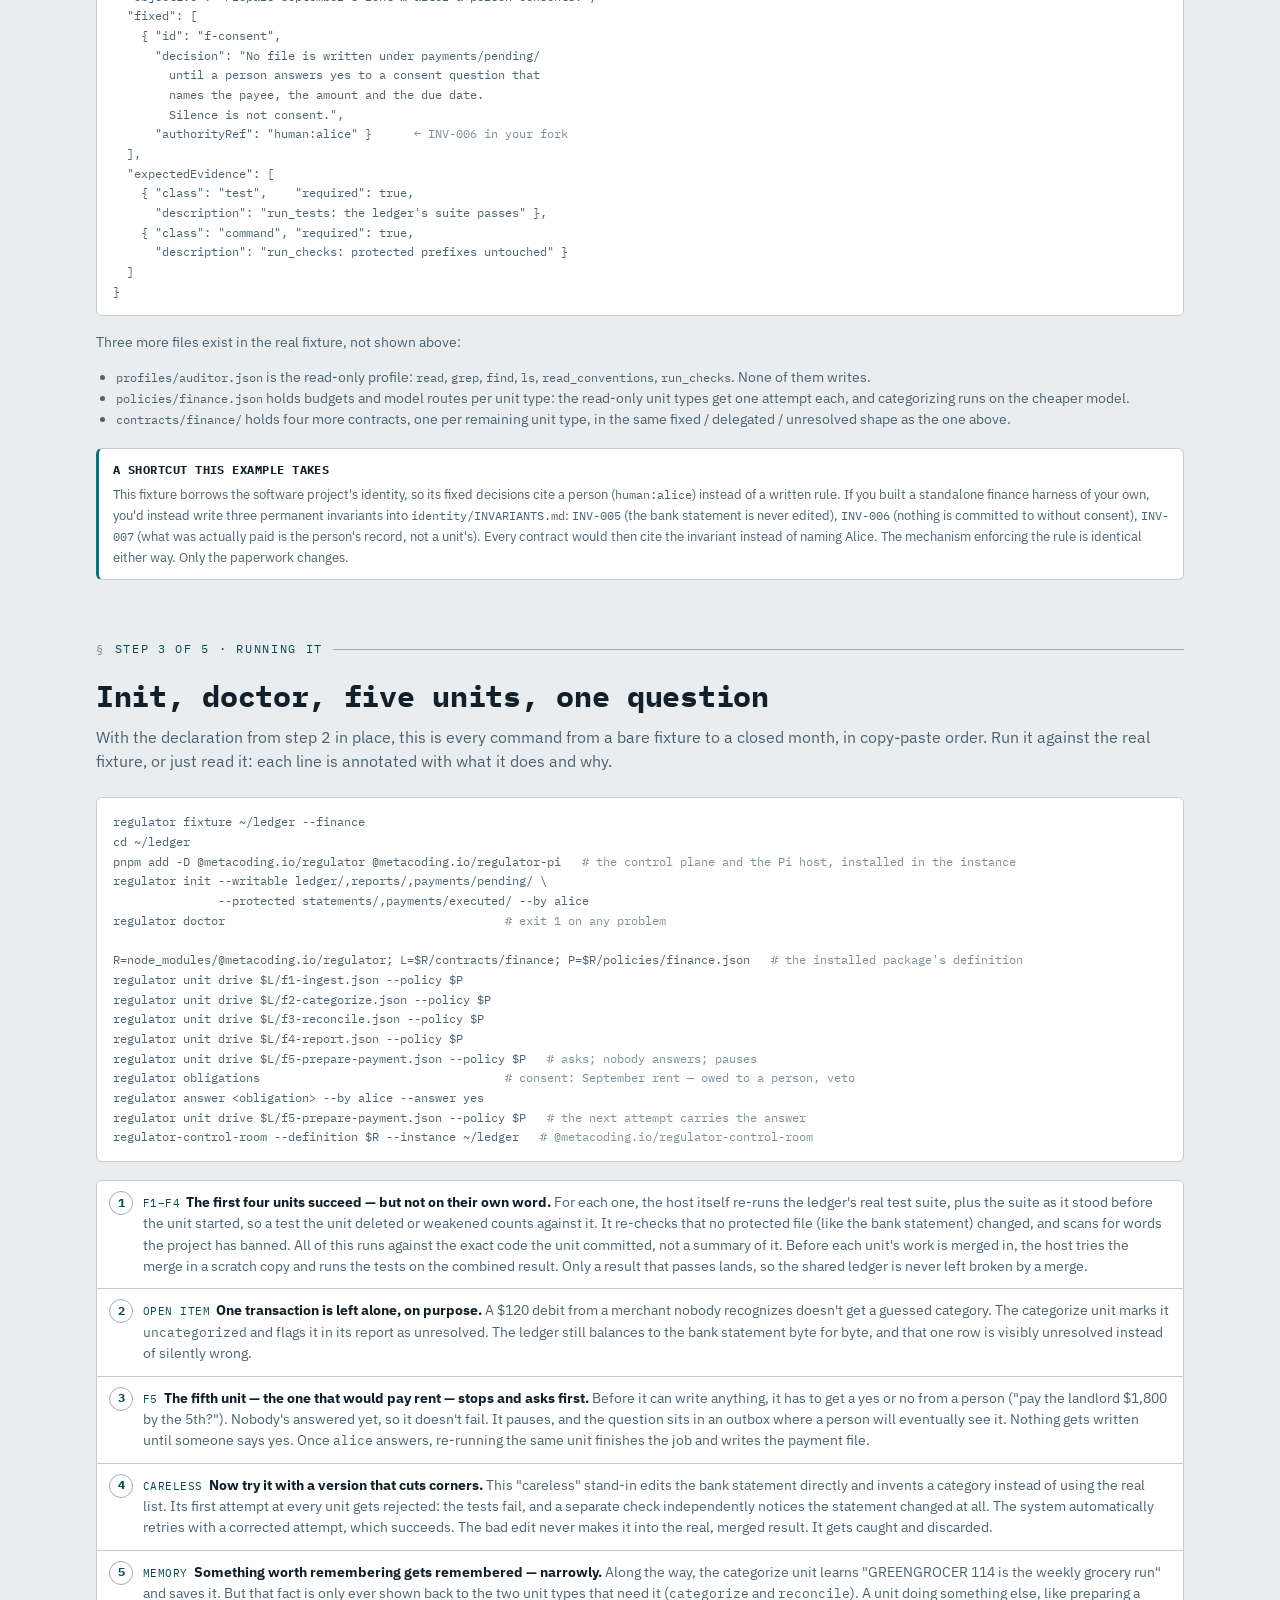
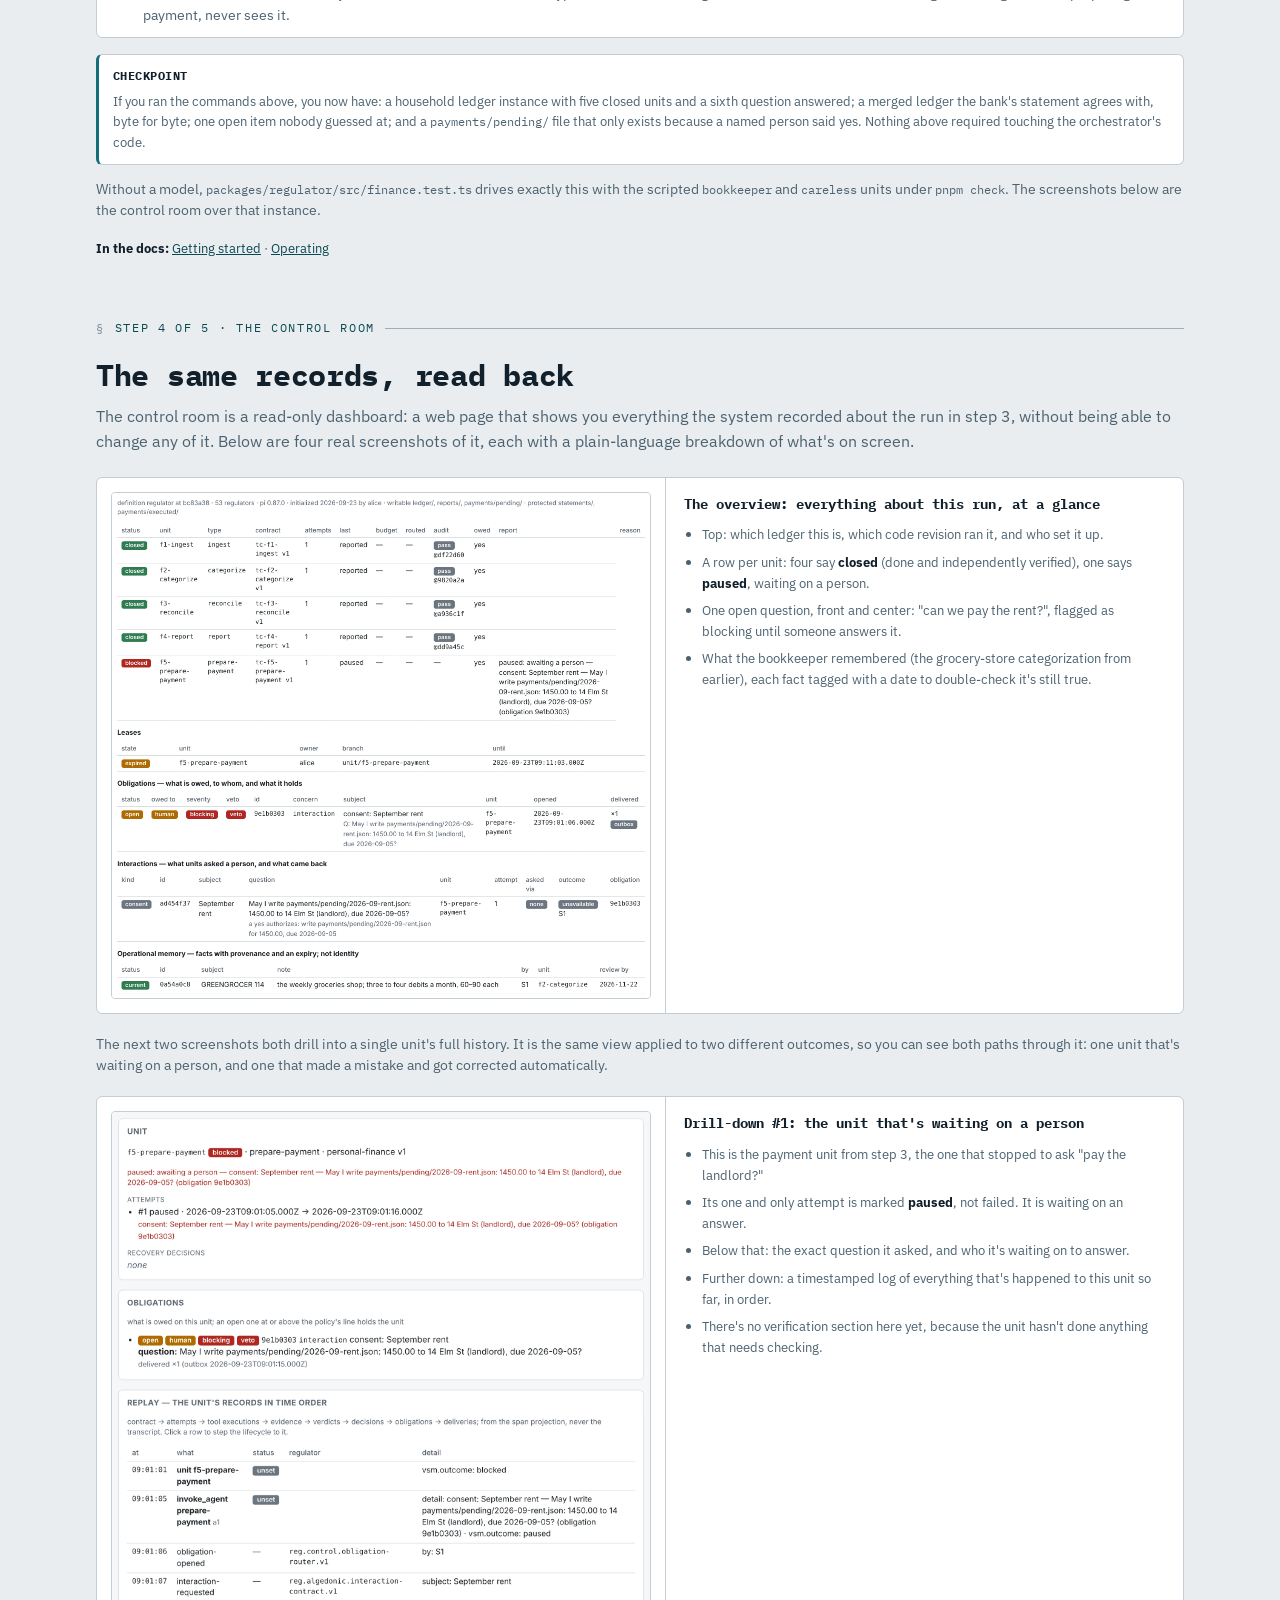
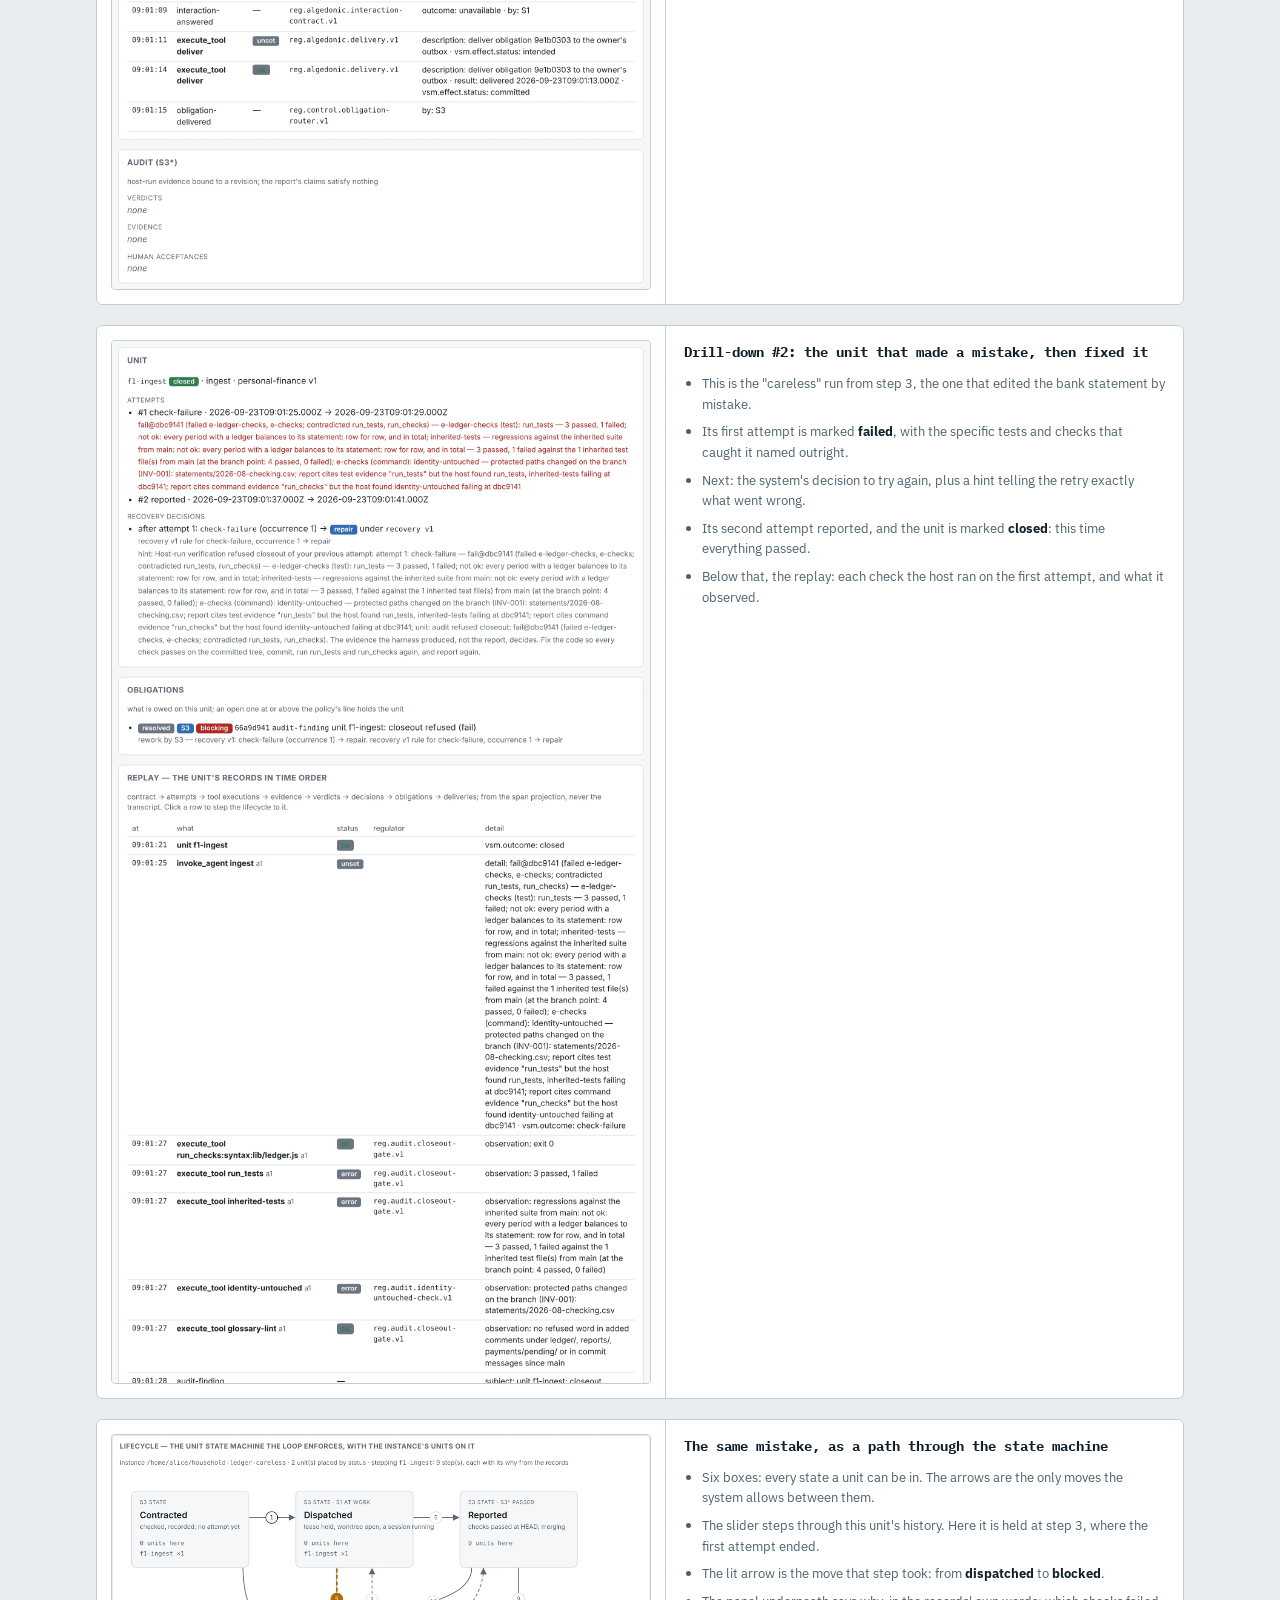
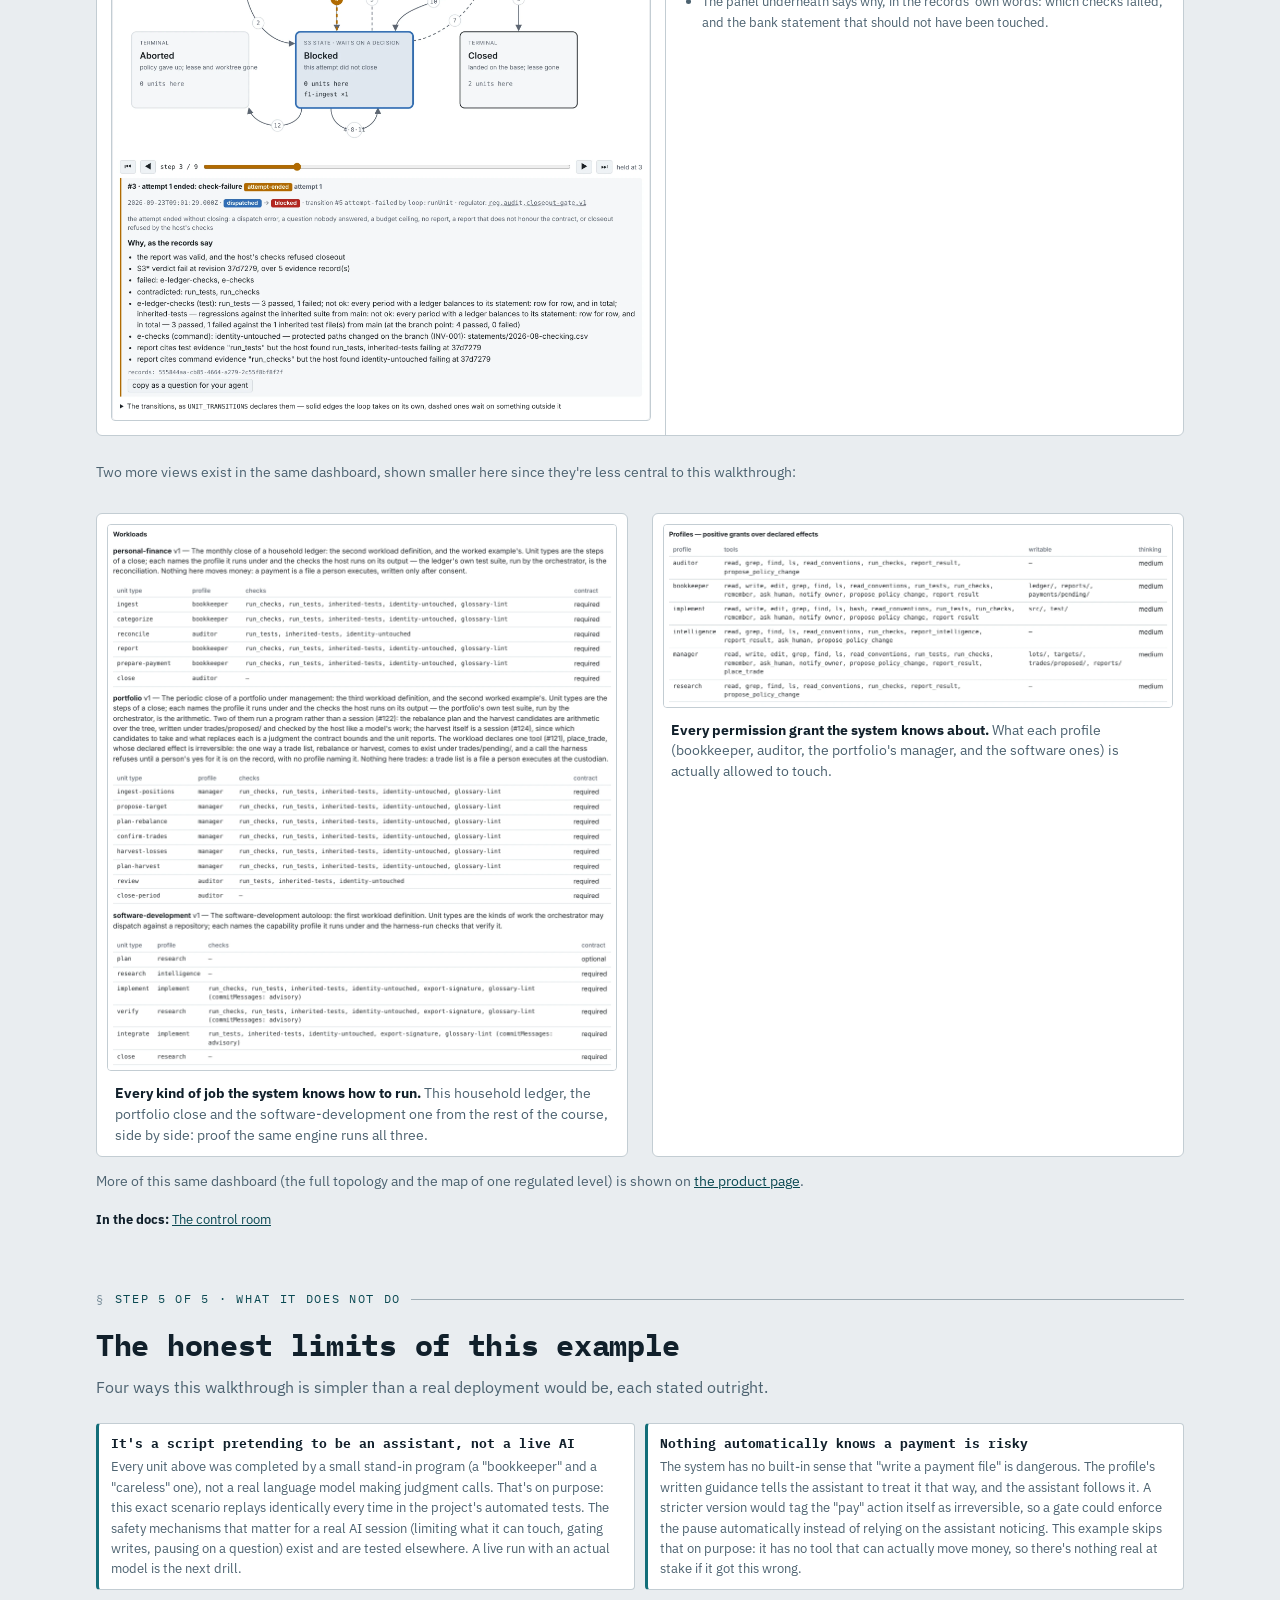
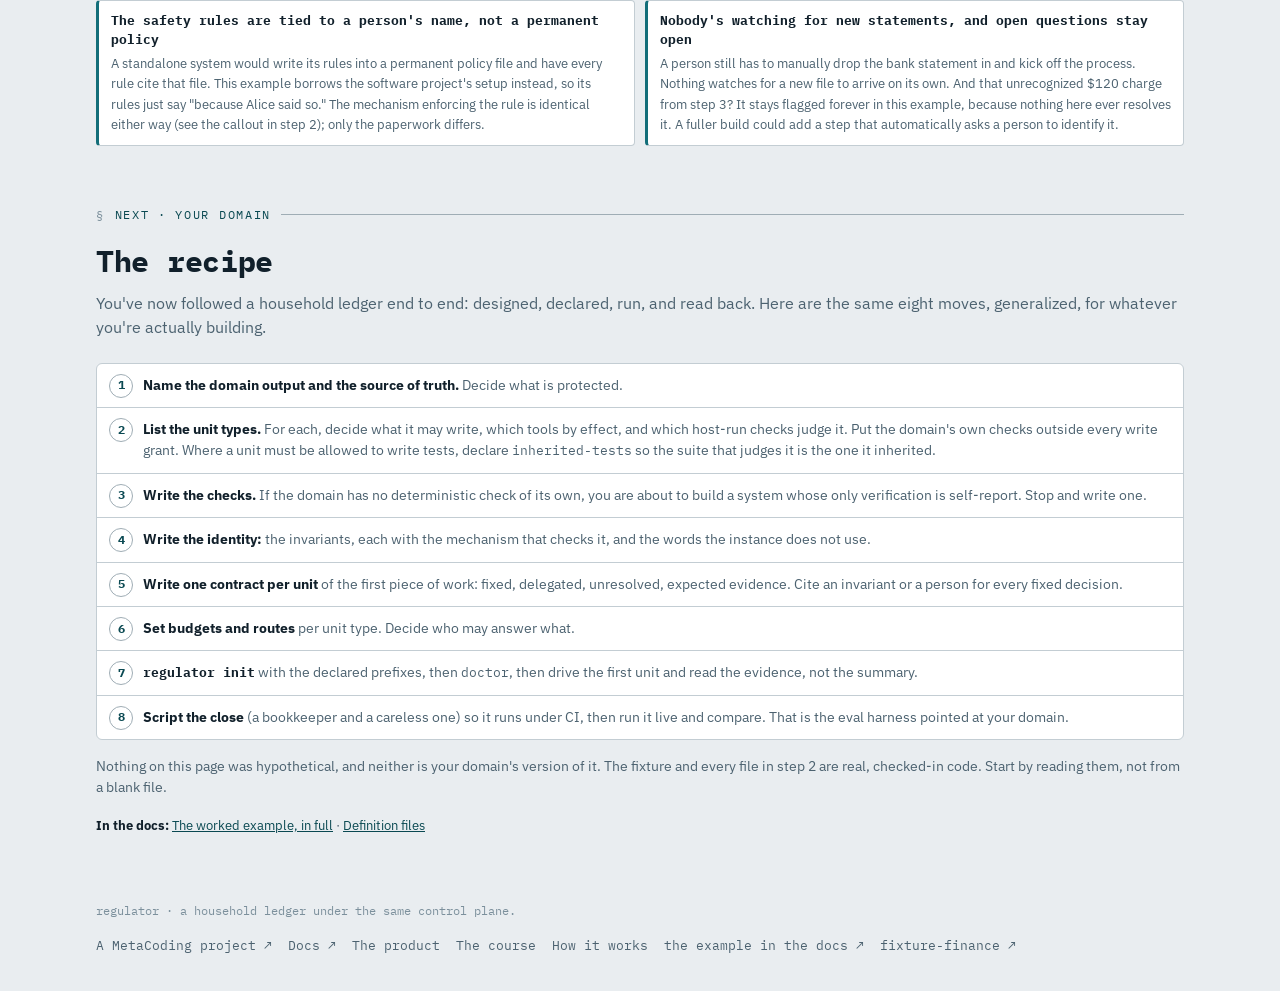
<file: site/personal-finance.html>
<!doctype html>
<html lang="en">
<head>
<meta charset="utf-8">
<script>(function(){try{var t=localStorage.getItem("theme");if(t==="light"||t==="dark")document.documentElement.setAttribute("data-theme",t);}catch(e){}})();</script>
<meta name="viewport" content="width=device-width, initial-scale=1, viewport-fit=cover">
<title>Worked example: a household ledger · regulator · MetaCoding</title>
<meta name="description" content="A goal outside software — an agent system that manages a household's finances — designed as a control system first, then declared and run under regulator's regulator, with the control room over the result.">
<link rel="canonical" href="https://regulator.metacoding.io/personal-finance.html">
<link rel="icon" type="image/svg+xml" href="favicon.svg">
<meta property="og:type" content="website">
<meta property="og:site_name" content="regulator · MetaCoding">
<meta property="og:url" content="https://regulator.metacoding.io/personal-finance.html">
<meta property="og:title" content="Worked example: a household ledger · regulator · MetaCoding">
<meta property="og:description" content="A goal outside software — an agent system that manages a household's finances — designed as a control system first, then declared and run under regulator's regulator, with the control room over the result.">
<meta property="og:image" content="https://regulator.metacoding.io/og-image.png">
<meta property="og:image:width" content="1200">
<meta property="og:image:height" content="630">
<meta property="og:image:alt" content="regulator: prompts advise, types describe, gates enforce. A MetaCoding project.">
<meta name="twitter:card" content="summary_large_image">
<meta name="twitter:title" content="Worked example: a household ledger · regulator · MetaCoding">
<meta name="twitter:description" content="A goal outside software — an agent system that manages a household's finances — designed as a control system first, then declared and run under regulator's regulator, with the control room over the result.">
<meta name="twitter:image" content="https://regulator.metacoding.io/og-image.png">
<link rel="preconnect" href="https://fonts.googleapis.com">
<link rel="preconnect" href="https://fonts.gstatic.com" crossorigin>
<link href="https://fonts.googleapis.com/css2?family=IBM+Plex+Mono:wght@400;500;600;700&family=IBM+Plex+Sans:wght@400;500;600;700&display=swap" rel="stylesheet">
<link rel="stylesheet" href="glossary.css">
<link rel="stylesheet" href="toc.css">
<style>
  *{box-sizing:border-box;}
  html,body{margin:0;padding:0;}
  :root{
    --bg:#e9edf0; --surface:#ffffff; --surface-2:#dde3e7;
    --ink:#11202b; --ink-dim:#4c6270; --ink-faint:#7c909c;
    --line:#c3cdd3; --line-strong:#9fadb5;
    --signal:#136e79; --signal-ink:#0a4952; --signal-soft:#d4eaec;
    --alarm:#c65a2e; --alarm-soft:#f7e2d5;
    --mono:'IBM Plex Mono',ui-monospace,SFMono-Regular,Menlo,monospace;
    --sans:'IBM Plex Sans',system-ui,-apple-system,Segoe UI,sans-serif;
    --radius:3px;
    color-scheme:light dark;
  }
  @media (prefers-color-scheme: dark){
    :root:not([data-theme="light"]){
      --bg:#0c1417; --surface:#121b1f; --surface-2:#182327;
      --ink:#e7edef; --ink-dim:#9fb0b6; --ink-faint:#6d8189;
      --line:#26343a; --line-strong:#3a4c53;
      --signal:#4fd6de; --signal-ink:#8fe7ec; --signal-soft:#152c30;
      --alarm:#ff8f5c; --alarm-soft:#2e1f16;
    }
  }
  :root[data-theme="dark"]{
    --bg:#0c1417; --surface:#121b1f; --surface-2:#182327;
    --ink:#e7edef; --ink-dim:#9fb0b6; --ink-faint:#6d8189;
    --line:#26343a; --line-strong:#3a4c53;
    --signal:#4fd6de; --signal-ink:#8fe7ec; --signal-soft:#152c30;
    --alarm:#ff8f5c; --alarm-soft:#2e1f16;
  }
  body{background:var(--bg);color:var(--ink);font-family:var(--sans);line-height:1.55;-webkit-font-smoothing:antialiased;}
  .wrap{max-width:1120px;margin:0 auto;padding-inline:16px;}
  a{color:var(--signal-ink);}
  h1,h2,h3{font-family:var(--mono);letter-spacing:-0.01em;text-wrap:balance;}
  code,.mono{font-family:var(--mono);}
  code{font-size:.92em;}
  nav{position:sticky;top:env(safe-area-inset-top,0px);z-index:20;background:color-mix(in srgb, var(--bg) 88%, transparent);backdrop-filter:blur(8px);border-bottom:1px solid var(--line);}
  .navrow{display:flex;align-items:center;gap:24px;padding-block:12px;padding-right:44px;overflow-x:auto;}
  .theme-toggle{
    position:absolute;right:16px;top:50%;transform:translateY(-50%);
    width:28px;height:28px;display:flex;align-items:center;justify-content:center;
    border:1px solid var(--line-strong);border-radius:50%;background:var(--surface);
    color:var(--ink-dim);font-size:13px;line-height:1;cursor:pointer;padding:0;
  }
  .theme-toggle:hover{border-color:var(--signal);color:var(--signal-ink);}
  .navmark{font-family:var(--mono);font-weight:700;font-size:14px;letter-spacing:.02em;white-space:nowrap;display:flex;align-items:center;gap:6px;text-decoration:none;color:var(--ink);}
  .navmark .dot{width:7px;height:7px;border-radius:50%;background:var(--signal);box-shadow:0 0 0 3px var(--signal-soft);}
  .navlinks{display:flex;gap:18px;font-family:var(--mono);font-size:12.5px;white-space:nowrap;}
  .navlinks a{color:var(--ink-dim);text-decoration:none;}
  .navlinks a:hover{color:var(--signal-ink);}
  section{padding-block:30px;}
  .kicker{font-family:var(--mono);font-size:12px;letter-spacing:.14em;text-transform:uppercase;color:var(--signal-ink);display:flex;align-items:center;gap:10px;margin-bottom:14px;}
  .kicker::before{content:"§";color:var(--ink-faint);}
  .kicker .tick{flex:1;height:1px;background:var(--line-strong);}
  h2.title{font-size:clamp(22px,3vw,30px);margin:0 0 6px;}
  .lede{color:var(--ink-dim);font-size:15.5px;margin:0 0 24px;}
  .hero{padding-block:56px 40px;}
  .hero-eyebrow{font-family:var(--mono);font-size:12.5px;color:var(--ink-faint);letter-spacing:.12em;text-transform:uppercase;margin-bottom:18px;}
  .hero h1{font-size:clamp(30px,5vw,48px);line-height:1.05;margin:0 0 18px;font-weight:700;}
  .hero h1 .accent{color:var(--signal-ink);}
  .hero p.tag{font-size:16.5px;color:var(--ink-dim);margin:0 0 20px;}
  figure{margin:24px 0 0;background:var(--surface);border:1px solid var(--line);border-radius:6px;padding:16px 10px 12px;}
  figure svg{display:block;max-width:100%;height:auto;margin:0 auto;color:var(--ink);font-family:var(--mono);}
  figcaption{font-family:var(--sans);font-size:13.5px;color:var(--ink-dim);margin:12px 8px 0;max-width:none;}
  figcaption b{color:var(--ink);}
  .steps{counter-reset:st;list-style:none;margin:18px 0 0;padding:0;border:1px solid var(--line);border-radius:6px;background:var(--surface);}
  .steps li{counter-increment:st;position:relative;padding:11px 14px 11px 46px;border-bottom:1px solid var(--line);font-size:13.8px;color:var(--ink-dim);}
  .steps li:last-child{border-bottom:none;}
  .steps li::before{content:counter(st);position:absolute;left:12px;top:10px;font-family:var(--mono);font-weight:700;color:var(--signal-ink);font-size:12px;width:22px;height:22px;border:1px solid var(--line-strong);border-radius:50%;display:flex;align-items:center;justify-content:center;}
  .steps li b{color:var(--ink);}
  .steps li .who{font-family:var(--mono);font-size:11px;color:var(--signal-ink);letter-spacing:.04em;text-transform:uppercase;margin-right:6px;}
  pre.code{background:var(--surface);border:1px solid var(--line);border-radius:6px;padding:14px 16px;font-family:var(--mono);font-size:12.3px;line-height:1.6;color:var(--ink-dim);overflow-x:auto;margin:0;}
  pre.code b{color:var(--ink);font-weight:600;}
  pre.code i{font-style:normal;color:var(--signal-ink);}
  pre.code u{text-decoration:none;color:var(--alarm);}
  .annot{display:grid;grid-template-columns:1fr;gap:14px;align-items:start;margin-top:18px;}
  .notes{display:grid;grid-template-columns:1fr 1fr;gap:10px;}
  @media (max-width:700px){.notes{grid-template-columns:1fr;}}
  .note{border:1px solid var(--line);border-left:3px solid var(--signal);border-radius:4px;padding:10px 12px;background:var(--surface);font-size:13.2px;color:var(--ink-dim);}
  .note.alarm{border-left-color:var(--alarm);}
  .note b{color:var(--ink);font-family:var(--mono);font-size:12.5px;display:block;margin-bottom:3px;}
  table{width:100%;border-collapse:collapse;font-size:13.4px;}
  .tbl-wrap{overflow-x:auto;border:1px solid var(--line);border-radius:6px;background:var(--surface);margin-top:18px;}
  th{text-align:left;font-family:var(--mono);font-size:11px;letter-spacing:.06em;text-transform:uppercase;color:var(--ink-faint);padding:10px 12px;border-bottom:1px solid var(--line-strong);white-space:nowrap;}
  td{padding:10px 12px;border-bottom:1px solid var(--line);vertical-align:top;color:var(--ink-dim);}
  td:first-child{font-family:var(--mono);color:var(--ink);white-space:nowrap;}
  tr:last-child td{border-bottom:none;}
  .grid2{display:grid;grid-template-columns:1fr 1fr;gap:24px;}
  @media (max-width:760px){.grid2{grid-template-columns:1fr;}}
  footer{padding-block:36px;}
  .foot-row{display:flex;flex-wrap:wrap;justify-content:space-between;gap:16px;align-items:center;}
  .foot-links{display:flex;gap:16px;font-family:var(--mono);font-size:12.5px;flex-wrap:wrap;}
  .foot-links a{color:var(--ink-dim);text-decoration:none;}
  .foot-note{font-family:var(--mono);font-size:11.5px;color:var(--ink-faint);}

  figure.shot{padding:10px;}
  figure.shot img{display:block;width:100%;height:auto;border:1px solid var(--line);border-radius:4px;background:#fff;}
  .qa{border:1px solid var(--line);border-radius:6px;background:var(--surface);margin-top:16px;}
  .qa .row{display:grid;grid-template-columns:150px 1fr;gap:14px;padding:12px 14px;border-bottom:1px solid var(--line);font-size:13.6px;color:var(--ink-dim);}
  .qa .row:last-child{border-bottom:none;}
  .qa .fn{font-family:var(--mono);font-weight:700;color:var(--signal-ink);font-size:12.5px;}
  .qa .q{color:var(--ink);font-weight:600;display:block;margin-bottom:4px;}
  @media (max-width:640px){.qa .row{grid-template-columns:1fr;}}
  .lvl{font-family:var(--mono);font-size:11px;white-space:nowrap;padding:1px 7px;border:1px solid var(--line-strong);border-radius:999px;color:var(--signal-ink);}
  pre.code .c{color:var(--ink-faint);}
  .start-box{border:1px solid var(--line);border-left:3px solid var(--signal);border-radius:6px;background:var(--surface);padding:14px 16px;margin-top:22px;}
  .start-head{font-family:var(--mono);font-size:11px;letter-spacing:.1em;text-transform:uppercase;color:var(--signal-ink);margin-bottom:10px;}
  .start-grid{display:grid;grid-template-columns:1fr 1fr 1fr;gap:16px;font-size:13px;color:var(--ink-dim);}
  .start-grid b{display:block;color:var(--ink);font-family:var(--mono);font-size:12px;margin-bottom:3px;}
  @media (max-width:760px){.start-grid{grid-template-columns:1fr;}}
  .checkpoint{border:1px solid var(--line);border-left:3px solid var(--signal);border-radius:6px;background:var(--surface);padding:12px 14px;margin-top:16px;font-size:13.2px;color:var(--ink-dim);}
  .checkpoint b{display:block;color:var(--ink);font-family:var(--mono);font-size:11.5px;letter-spacing:.04em;text-transform:uppercase;margin-bottom:6px;}
  .checkpoint ul{margin:0;padding-left:18px;}
  .checkpoint li{margin:3px 0;}
  .step-lead{font-size:13.5px;color:var(--ink-dim);margin:18px 0 6px;}
  .step-lead:first-child{margin-top:0;}
  .shot-row{display:grid;grid-template-columns:1.1fr 1fr;gap:0;align-items:stretch;margin-top:20px;border:1px solid var(--line);border-radius:6px;background:var(--surface);overflow:hidden;}
  @media (max-width:820px){.shot-row{grid-template-columns:1fr;}}
  .shot-row .shot-img{padding:14px;border-right:1px solid var(--line);}
  @media (max-width:820px){.shot-row .shot-img{border-right:none;border-bottom:1px solid var(--line);}}
  .shot-row .shot-img img{display:block;width:100%;height:auto;border:1px solid var(--line);border-radius:4px;background:#fff;}
  .shot-notes{padding:16px 18px;font-size:13.3px;color:var(--ink-dim);}
  .shot-notes .shot-title{font-family:var(--mono);font-weight:700;color:var(--ink);font-size:13.5px;margin-bottom:10px;}
  .shot-notes ul{margin:0;padding-left:18px;}
  .shot-notes li{margin:7px 0;}
  .shot-notes li b{color:var(--ink);}
</style>
</head>
<body>

<nav>
  <div class="wrap navrow">
    <a class="navmark" href="index.html"><span class="dot"></span>regulator</a>
    <div class="navlinks">
      <a href="product.html">← The product</a>
      <a href="how-it-works.html">How it works ↗</a>
      <a href="https://docs.regulator.metacoding.io/examples/personal-finance">Docs ↗</a>
      <a href="https://metacoding.io">MetaCoding ↗</a>
    </div>
  </div>
  <button type="button" id="theme-toggle" class="theme-toggle" aria-label="Toggle color theme">☾</button>
</nav>

<aside class="page-toc" aria-label="On this page">
  <div class="page-toc-title">On this page</div>
  <nav>
    <a href="#goal">The goal</a>
    <a href="#design">Design first</a>
    <a href="#declaration">The declaration</a>
    <a href="#run">Running it</a>
    <a href="#room">The control room</a>
    <a href="#honest">What it does not do</a>
    <a href="#recipe">Your domain</a>
  </nav>
</aside>

<header class="hero wrap">
  <div class="hero-eyebrow">Worked example · a second workload, not software</div>
  <h1>"I want agents to <span class="accent">manage my finances</span>."</h1>
  <p class="tag">Follow the same eight questions, in order, that turn that sentence into a
    declared workload: one mechanism per answer, then the files that declare it, then the
    commands that run it with the <button type="button" class="gl" data-term="regulator">regulator</button> CLI. The point of doing this with money
    instead of code: none of the <button type="button" class="gl" data-term="orchestrator">orchestrator</button>'s own logic had to change to support
    a household ledger. Only new declaration files did. Everything here runs today,
    scripted, under the project's CI, and the screenshots are the <button type="button" class="gl" data-term="controlroom">control room</button>'s read-out
    of the result.</p>

  <div class="vocab">
    <div class="vocab-head">
      <span class="vocab-title">Vocabulary — for this page specifically</span>
      <a class="vocab-more" href="https://docs.regulator.metacoding.io/GLOSSARY" target="_blank" rel="noopener">Full glossary ↗</a>
    </div>
    <dl class="vocab-grid">
      <dt>workload</dt><dd>A declared set of unit types for one kind of job. This page's job is a household ledger, not code.</dd>
      <dt>capability profile</dt><dd>A bounded grant of tools and writable paths — the bookkeeper can write the ledger, never the bank statement.</dd>
      <dt>work contract</dt><dd>What a unit is authorized to decide, split into fixed, delegated, and unresolved.</dd>
      <dt>obligation</dt><dd>A signal that stays open until a person or S3 actually resolves it — an unknown merchant, say.</dd>
      <dt>consent</dt><dd>An explicit yes to something irreversible. Silence is never read as consent.</dd>
      <dt>closeout gate</dt><dd>The check that re-runs the ledger's own tests before trusting any unit's report.</dd>
    </dl>
  </div>

  <div class="start-box">
    <div class="start-head">Before you start</div>
    <div class="start-grid">
      <div><b>Time</b>~15 minutes to read straight through; a few more if you run step 3's commands yourself.</div>
      <div><b>Prerequisites</b>None beyond curiosity to read it. To run it, <code>packages/regulator</code> built and <code>regulator</code> on the path (<code>OPERATING.md</code>). Otherwise, just follow along.</div>
      <div><b>What you'll have at the end</b>A second workload, a household ledger, designed, declared, driven through five units, and then read back in the control room.</div>
    </div>
  </div>
</header>

<section id="goal" class="wrap">
  <div class="kicker">The goal<span class="tick"></span></div>
  <h2 class="title">What these agents actually do, month to month</h2>
  <p class="lede">Strip away the control-system vocabulary for a moment. Once a month,
    this system is supposed to:</p>
  <ol class="steps">
    <li><b>Read the bank's statement</b>: a CSV export the bank produces, dropped into a folder by hand.</li>
    <li><b>Sort every transaction into a category</b>: groceries, rent, utilities, each taken from a fixed list the agent may not extend.</li>
    <li><b>Check the math</b>: the categorized ledger has to add up to exactly what the bank statement says, row for row.</li>
    <li><b>Write a plain-English report</b>: a short monthly summary a person can actually read.</li>
    <li><b>Draft a payment, then stop</b>, e.g. "pay the landlord $1,800 on the 5th", and wait for a person to say yes before anything is final. It never sends money on its own.</li>
  </ol>
  <p class="lede" style="margin-top:16px;margin-bottom:0;">The rest of this page builds
    that system for real, in five steps: design it as a control system first, declare it
    as files, run it end to end, read the results back, and check it against what it
    honestly doesn't do yet.</p>
</section>

<section id="why" class="wrap">
  <div class="kicker">Why this domain<span class="tick"></span></div>
  <h2 class="title">A ledger is the mechanism hierarchy in miniature</h2>
  <p class="lede">The course builds <code>regulator</code> against a software repository because that is
    where agents are most common today. But the control plane is generic over workloads, and the fastest way to
    see which parts of the design are <em>yours</em> to make is to put a different domain under it.</p>
  <div class="notes">
    <div class="note"><b>A source of truth outside the harness</b>The bank's statement. The harness reads it and must never write it. When the ledger and the statement disagree, the ledger is wrong.</div>
    <div class="note"><b>Exactly one action that can hurt</b>A payment. Consent has a concrete object, and "silence is not consent" has a concrete test.</div>
    <div class="note"><b>Judgment on top of arithmetic</b>Which category a merchant gets is judgment. Whether the month balances is arithmetic, and can be checked without believing anyone.</div>
    <div class="note alarm"><b>The rule that makes it work</b>Nothing reads its own progress off the ledger. Whether August is closed is execution state; what the ledger contains is domain state; what was verified is regulatory state.</div>
  </div>
</section>

<section id="design" class="wrap">
  <div class="kicker">Step 1 of 5 · Design first<span class="tick"></span></div>
  <h2 class="title">Eight questions, and the level each answer sits at</h2>
  <p class="lede">For each function of the Viable System Model, ask the regulatory question it exists to
    answer, and answer it with a <em>mechanism</em> at the highest level of the hierarchy that fits
    (type → gate → typed tool → judgment → prompt), with a reason whenever it is not the top. "The
    agent will be careful" is not an answer.</p>

  <div class="qa">
    <div class="row"><div class="fn">Domain</div><div><span class="q">What is the output, and where is the truth?</span>Output: <code>ledger/&lt;period&gt;.csv</code>, <code>reports/&lt;period&gt;.md</code>, <code>payments/pending/*.json</code>. Truth: <code>statements/</code>, protected. The person's record: <code>payments/executed/</code>, protected. The domain's own checks: <code>test/ledger.test.js</code>, which check that every category is in the taxonomy, every period balances to its statement row for row and in total, a report's totals are the ledger's, and a pending payment is well formed.</div></div>
    <div class="row"><div class="fn"><button type="button" class="gl" data-term="s1">S1</button></div><div><span class="q">What are the units of work, and what may each touch?</span>Six unit types, not one "finance agent" (<code>ingest</code>, <code>categorize</code>, <code>reconcile</code>, <code>report</code>, <code>prepare-payment</code>, <code>close</code>), under two <button type="button" class="gl" data-term="profile">capability profiles</button> that are grants over declared tool effects. The <b>bookkeeper</b> writes under <code>ledger/</code>, <code>reports/</code>, <code>payments/pending/</code> and gets <b>no shell</b>, so the grant is complete at the tool boundary. The <b>auditor</b> is read-only by declared effect. <code>lib/</code> and <code>test/</code>, the checks that will judge a unit, are under nobody's write grant.</div></div>
    <div class="row"><div class="fn"><button type="button" class="gl" data-term="s2">S2</button></div><div><span class="q">What stops units tripping over each other?</span>Unchanged from the lab: a lease per worktree, one period per unit, <button type="button" class="gl" data-term="reintegration">reintegration</button> by the orchestrator, and the thrash detector, which reads a category that flips between attempts as a coordination signal.</div></div>
    <div class="row"><div class="fn"><button type="button" class="gl" data-term="s3">S3</button></div><div><span class="q">What is a unit told; what is fixed, delegated, unresolved?</span>A <button type="button" class="gl" data-term="contract">work contract</button> per unit. For <code>categorize</code>: <b>fixed</b>: the statement is not edited, the taxonomy is not extended; <b>delegated</b>: each row's category within the taxonomy, July as precedent, every new merchant reported; <b>unresolved</b>: <code>UNKNOWN MERCHANT 8831</code>, a 120.00 debit nobody can explain: <em>defer</em>. The unit does not guess, and the close carries it as an open item. Budgets and routes per unit type sit in a policy file.</div></div>
    <div class="row"><div class="fn"><button type="button" class="gl" data-term="s3star">S3*</button></div><div><span class="q">How do we know the close is right without believing the unit?</span>The host runs the ledger's own suite against the committed revision and binds the result to unit, attempt, contract and revision. The report's claims satisfy nothing. <code>identity-untouched</code> diffs the protected prefixes against the base at closeout, so an edit committed around a gate is a failing check. <code>glossary-lint</code> reads the branch for the identity's refused words. <code>inherited-tests</code> runs the suite the unit <em>inherited</em> against the unit's tree, so a test cannot be deleted or weakened to make a close look right. After every merge the base is checked again, and a failure there holds the whole instance.</div></div>
    <div class="row"><div class="fn"><button type="button" class="gl" data-term="s4">S4</button></div><div><span class="q">What in the environment matters?</span>A statement arriving, a bill due, the tax calendar. None of it is automated here: the person drops the file in and dispatches the close. When it is, it is a research unit or the watcher raising an <button type="button" class="gl" data-term="obligation">obligation</button>: intelligence starts a loop, and is never itself a decision.</div></div>
    <div class="row"><div class="fn"><button type="button" class="gl" data-term="s5">S5</button></div><div><span class="q">What must the system never be able to do?</span>Write the statement (outside the grant in the session; <code>--protected statements/</code> at closeout). Write a payment file without a person's yes (<code>ask_human</code> with <code>kind=consent</code> opens a blocking obligation; the pause gate refuses every tool with an effect until it is answered; silence is never <button type="button" class="gl" data-term="consent">consent</button>, by protocol constant). Write <code>payments/executed/</code> (as the statement). In your own definition these are <code>INV-005…007</code> in the identity, seeded into every instance and cited by contracts. The lab's identity is the software harness's, so the contracts here cite the person who fixed them, and the mechanisms are the same.</div></div>
    <div class="row"><div class="fn"><button type="button" class="gl" data-term="algedonic">Algedonic</button></div><div><span class="q">When must a person be interrupted?</span>Once: before a payment file exists. The unknown merchant is <em>not</em> an interrupt. It is an open item, owed to a person as an obligation, delivered to the outbox, reminded, and it stops nothing. A question that waits and a question that does not are different <em>kinds</em>, and the kind is a typed field.</div></div>
  </div>

  <div class="tbl-wrap">
    <table>
      <thead><tr><th>Rule</th><th>Level</th><th>Why not higher</th></tr></thead>
      <tbody>
        <tr><td>a category is from the taxonomy</td><td><span class="lvl">2 · check</span></td><td>a type cannot see the file; the ledger's test can</td></tr>
        <tr><td>the ledger balances to the statement</td><td><span class="lvl">2 · check</span></td><td>—</td></tr>
        <tr><td>the statement is never edited</td><td><span class="lvl">2 · gate + check</span></td><td>—</td></tr>
        <tr><td>the report's totals are the ledger's</td><td><span class="lvl">2 · check</span></td><td>—</td></tr>
        <tr><td>consent before a payment</td><td><span class="lvl">3 · typed tool + 2 · gate</span></td><td><em>whether</em> an action needs consent is still the model's to notice (DEBT row 29); an effect-declared <code>pay</code> tool would let a gate derive it</td></tr>
        <tr><td>which category a merchant gets</td><td><span class="lvl">4 · judgment</span></td><td>it is judgment; the contract bounds it and the report records the choice</td></tr>
        <tr><td>don't guess the unknown merchant</td><td><span class="lvl">4 · judgment</span></td><td>bounded by an <em>unresolved</em> decision; that the report carries every holding row is level 2</td></tr>
        <tr><td>"run the tests before you report"</td><td><span class="lvl">5 · advice</span></td><td>advice is advice</td></tr>
      </tbody>
    </table>
  </div>

  <p style="font-size:13px;color:var(--ink-dim);margin:18px 0 0;"><b style="color:var(--ink);">In the docs:</b> <a href="https://docs.regulator.metacoding.io/examples/personal-finance">The worked example, in full</a></p>
</section>

<section id="declaration" class="wrap">
  <div class="kicker">Step 2 of 5 · The declaration<span class="tick"></span></div>
  <h2 class="title">A control plane is declared, not assembled</h2>
  <p class="lede">This is the whole implementation. Nothing in the orchestrator changed for it except
    one line: the CLI now loads the workload a contract names. Each file is in
    <code>packages/regulator</code> and checked by <code>regulator check</code>.</p>

  <p class="step-lead"><b style="color:var(--ink);font-family:var(--mono);">First, the domain</b>. This
    already exists as a fixture, so there's nothing to invent: a taxonomy, a protected
    statement, a ledger, and the checks that will judge every unit's work, sitting
    outside every write grant.</p>
  <pre class="code"><b>household-ledger/</b>                <i>the domain: packages/regulator/fixture-finance</i>
  categories.json               the taxonomy (the person's)
  statements/                   the bank's exports — <u>protected</u>
    2026-08-checking.csv/.json
  ledger/2026-07.csv            July, closed and categorized
  reports/2026-07.md            July's close
  payments/pending/             a file here is a commitment
  payments/executed/            what was paid — <u>protected</u>
  lib/ledger.js  test/          the ledger's own checks —
                                outside every write grant
  package.json                  scripts.test = node --test</pre>

  <p class="step-lead"><b style="color:var(--ink);font-family:var(--mono);">Next, the capability profile</b>:
    a grant over declared tool effects, not a persona. The bookkeeper gets no shell, so
    the grant is complete at the tool boundary. The advice is guidance for judgment
    calls. Enforcement is the two decisions above it.</p>
  <pre class="code"><b>profiles/bookkeeper.json</b>
{
  "tools": ["read", "write", "edit", "grep", "find", "ls",
            "read_conventions", "run_tests", "run_checks",
            "remember", "ask_human"],        <span class="c">← no bash</span>
  "writablePaths": ["ledger/", "reports/", "payments/pending/"],
  "advice": [
    "…the statement is the bank's and is never edited…",
    "…a merchant you cannot explain stays in the holding
     category and is surfaced; do not guess.",
    "Writing under payments/pending/ is a commitment: ask_human
     with kind=consent … write nothing without a yes."
  ]
}</pre>

  <p class="step-lead"><b style="color:var(--ink);font-family:var(--mono);">Then, the workload</b>:
    six unit types, naming the profile each runs under and the checks the host will run
    at closeout. This is the one thing the orchestrator didn't already know how to do:
    load a workload other than the software one.</p>
  <pre class="code"><b>workload/personal-finance.json</b>
{
  "name": "personal-finance", "version": 1,
  "unitTypes": [
    { "name": "ingest",     "profile": "bookkeeper",
      "checks": ["run_checks", "run_tests", "inherited-tests",
                 "identity-untouched", "glossary-lint"] },
    { "name": "categorize", "profile": "bookkeeper", "checks": [<span class="c">same</span>] },
    { "name": "reconcile",  "profile": "auditor",
      "checks": ["run_tests", "inherited-tests", "identity-untouched"] },
    { "name": "report",     "profile": "bookkeeper", "checks": [<span class="c">same</span>] },
    { "name": "prepare-payment", "profile": "bookkeeper", "checks": [<span class="c">same</span>] },
    { "name": "close",      "profile": "auditor", "checks": [] }
  ]
}</pre>

  <p class="step-lead"><b style="color:var(--ink);font-family:var(--mono);">Finally, a contract</b>:
    one per unit, and here's the one that touches money. The fixed decision below is the
    whole of INV-006 in miniature, cited to a person instead of an invariant file because
    this fixture has no identity fork of its own yet.</p>
  <pre class="code"><b>contracts/finance/f5-prepare-payment.json</b>
{
  "unitType": "prepare-payment",
  "objective": "Prepare September's rent … after a person consents.",
  "fixed": [
    { "id": "f-consent",
      "decision": "No file is written under payments/pending/
        until a person answers yes to a consent question that
        names the payee, the amount and the due date.
        Silence is not consent.",
      "authorityRef": "human:alice" }      <span class="c">← INV-006 in your fork</span>
  ],
  "expectedEvidence": [
    { "class": "test",    "required": true,
      "description": "run_tests: the ledger's suite passes" },
    { "class": "command", "required": true,
      "description": "run_checks: protected prefixes untouched" }
  ]
}</pre>
  <p style="font-size:13.5px;color:var(--ink-dim);margin-top:16px;">Three more files exist
    in the real fixture, not shown above:</p>
  <ul style="font-size:13.5px;color:var(--ink-dim);margin:8px 0 0;padding-left:20px;">
    <li><code>profiles/auditor.json</code> is the read-only profile: <code>read</code>, <code>grep</code>, <code>find</code>, <code>ls</code>, <code>read_conventions</code>, <code>run_checks</code>. None of them writes.</li>
    <li><code>policies/finance.json</code> holds budgets and model routes per unit type: the read-only unit types get one attempt each, and categorizing runs on the cheaper model.</li>
    <li><code>contracts/finance/</code> holds four more contracts, one per remaining unit type, in the same fixed / delegated / unresolved shape as the one above.</li>
  </ul>

  <div class="checkpoint" style="margin-top:18px;">
    <b>A shortcut this example takes</b>
    This fixture borrows the software project's identity, so its fixed decisions cite a
    person (<code>human:alice</code>) instead of a written rule. If you built a
    standalone finance harness of your own, you'd instead write three permanent
    invariants into <code>identity/INVARIANTS.md</code>: <code>INV-005</code> (the bank statement is never edited), <code>INV-006</code> (nothing
    is committed to without consent), <code>INV-007</code> (what was actually paid is the person's record, not a
    unit's). Every contract would then cite the invariant instead of naming Alice. The
    mechanism enforcing the rule is identical either way. Only the paperwork changes.
  </div>
</section>

<section id="run" class="wrap">
  <div class="kicker">Step 3 of 5 · Running it<span class="tick"></span></div>
  <h2 class="title">Init, doctor, five units, one question</h2>
  <p class="lede">With the declaration from step 2 in place, this is every command from a
    bare fixture to a closed month, in copy-paste order. Run it against the real fixture,
    or just read it: each line is annotated with what it does and why.</p>
  <pre class="code">regulator fixture ~/ledger --finance
cd ~/ledger
pnpm add -D @metacoding.io/regulator @metacoding.io/regulator-pi   <span class="c"># the control plane and the Pi host, installed in the instance</span>
regulator init --writable ledger/,reports/,payments/pending/ \
               --protected statements/,payments/executed/ --by alice
regulator doctor                                        <span class="c"># exit 1 on any problem</span>

R=node_modules/@metacoding.io/regulator; L=$R/contracts/finance; P=$R/policies/finance.json   <span class="c"># the installed package's definition</span>
regulator unit drive $L/f1-ingest.json --policy $P
regulator unit drive $L/f2-categorize.json --policy $P
regulator unit drive $L/f3-reconcile.json --policy $P
regulator unit drive $L/f4-report.json --policy $P
regulator unit drive $L/f5-prepare-payment.json --policy $P   <span class="c"># asks; nobody answers; pauses</span>
regulator obligations                                   <span class="c"># consent: September rent — owed to a person, veto</span>
regulator answer &lt;obligation&gt; --by alice --answer yes
regulator unit drive $L/f5-prepare-payment.json --policy $P   <span class="c"># the next attempt carries the answer</span>
regulator-control-room --definition $R --instance ~/ledger   <span class="c"># @metacoding.io/regulator-control-room</span></pre>
  <ol class="steps">
    <li><span class="who">f1–f4</span><b>The first four units succeed — but not on their own word.</b> For each one, the host itself re-runs the ledger's real test suite, plus the suite as it stood before the unit started, so a test the unit deleted or weakened counts against it. It re-checks that no protected file (like the bank statement) changed, and scans for words the project has banned. All of this runs against the exact code the unit committed, not a summary of it. Before each unit's work is merged in, the host tries the merge in a scratch copy and runs the tests on the combined result. Only a result that passes lands, so the shared ledger is never left broken by a merge.</li>
    <li><span class="who">Open item</span><b>One transaction is left alone, on purpose.</b> A $120 debit from a merchant nobody recognizes doesn't get a guessed category. The categorize unit marks it <code>uncategorized</code> and flags it in its report as unresolved. The ledger still balances to the bank statement byte for byte, and that one row is visibly unresolved instead of silently wrong.</li>
    <li><span class="who">f5</span><b>The fifth unit — the one that would pay rent — stops and asks first.</b> Before it can write anything, it has to get a yes or no from a person ("pay the landlord $1,800 by the 5th?"). Nobody's answered yet, so it doesn't fail. It pauses, and the question sits in an outbox where a person will eventually see it. Nothing gets written until someone says yes. Once <code>alice</code> answers, re-running the same unit finishes the job and writes the payment file.</li>
    <li><span class="who">Careless</span><b>Now try it with a version that cuts corners.</b> This "careless" stand-in edits the bank statement directly and invents a category instead of using the real list. Its first attempt at every unit gets rejected: the tests fail, and a separate check independently notices the statement changed at all. The system automatically retries with a corrected attempt, which succeeds. The bad edit never makes it into the real, merged result. It gets caught and discarded.</li>
    <li><span class="who">Memory</span><b>Something worth remembering gets remembered — narrowly.</b> Along the way, the categorize unit learns "GREENGROCER 114 is the weekly grocery run" and saves it. But that fact is only ever shown back to the two unit types that need it (<code>categorize</code> and <code>reconcile</code>). A unit doing something else, like preparing a payment, never sees it.</li>
  </ol>

  <div class="checkpoint">
    <b>Checkpoint</b> If you ran the commands above, you now have: a household ledger
    instance with five closed units and a sixth question answered; a merged ledger the
    bank's statement agrees with, byte for byte; one open item nobody guessed at; and a
    <code>payments/pending/</code> file that only exists because a named person said yes.
    Nothing above required touching the orchestrator's code.
  </div>

  <p style="font-size:13.5px;color:var(--ink-dim);margin-top:14px;">Without a model, <code>packages/regulator/src/finance.test.ts</code> drives exactly this with the scripted <code>bookkeeper</code> and <code>careless</code> units under <code>pnpm check</code>. The screenshots below are the control room over that instance.</p>

  <p style="font-size:13px;color:var(--ink-dim);margin:18px 0 0;"><b style="color:var(--ink);">In the docs:</b> <a href="https://docs.regulator.metacoding.io/guide/getting-started">Getting started</a> · <a href="https://docs.regulator.metacoding.io/guide/operating">Operating</a></p>
</section>

<section id="room" class="wrap">
  <div class="kicker">Step 4 of 5 · The control room<span class="tick"></span></div>
  <h2 class="title">The same records, read back</h2>
  <p class="lede">The control room is a read-only dashboard: a web page that shows you
    everything the system recorded about the run in step 3, without being able to change
    any of it. Below are four real screenshots of it, each with a plain-language
    breakdown of what's on screen.</p>

  <div class="shot-row">
    <div class="shot-img"><img src="img/control-room/instances-ledger.webp" alt="The control room's instances view for the household ledger: the manifest line, five units with status, attempts, routing and audit revision, the expired lease of the paused unit, the open consent obligation marked veto, the interaction row and the scoped memory entries." loading="lazy"></div>
    <div class="shot-notes">
      <div class="shot-title">The overview: everything about this run, at a glance</div>
      <ul>
        <li>Top: which ledger this is, which code revision ran it, and who set it up.</li>
        <li>A row per unit: four say <b>closed</b> (done and independently verified), one says <b>paused</b>, waiting on a person.</li>
        <li>One open question, front and center: "can we pay the rent?", flagged as blocking until someone answers it.</li>
        <li>What the bookkeeper remembered (the grocery-store categorization from earlier), each fact tagged with a date to double-check it's still true.</li>
      </ul>
    </div>
  </div>

  <p style="font-size:13.5px;color:var(--ink-dim);margin-top:20px;">The next two
    screenshots both drill into a single unit's full history. It is the same view applied to
    two different outcomes, so you can see both paths through it: one unit that's
    waiting on a person, and one that made a mistake and got corrected automatically.</p>

  <div class="shot-row">
    <div class="shot-img"><img src="img/control-room/inspector-unit-f5.webp" alt="The unit inspector for f5-prepare-payment: the paused attempt, the consent obligation, the replay from contract to delivery, and an empty audit section." loading="lazy"></div>
    <div class="shot-notes">
      <div class="shot-title">Drill-down #1: the unit that's waiting on a person</div>
      <ul>
        <li>This is the payment unit from step 3, the one that stopped to ask "pay the landlord?"</li>
        <li>Its one and only attempt is marked <b>paused</b>, not failed. It is waiting on an answer.</li>
        <li>Below that: the exact question it asked, and who it's waiting on to answer.</li>
        <li>Further down: a timestamped log of everything that's happened to this unit so far, in order.</li>
        <li>There's no verification section here yet, because the unit hasn't done anything that needs checking.</li>
      </ul>
    </div>
  </div>

  <div class="shot-row">
    <div class="shot-img"><img src="img/control-room/inspector-unit-f1.webp" alt="The unit inspector for f1-ingest run careless: attempt 1 refused with the failing checks named, the repair decision and its hint, the audit finding resolved by the rework, and the start of the replay with each host check and its observation." loading="lazy"></div>
    <div class="shot-notes">
      <div class="shot-title">Drill-down #2: the unit that made a mistake, then fixed it</div>
      <ul>
        <li>This is the "careless" run from step 3, the one that edited the bank statement by mistake.</li>
        <li>Its first attempt is marked <b>failed</b>, with the specific tests and checks that caught it named outright.</li>
        <li>Next: the system's decision to try again, plus a hint telling the retry exactly what went wrong.</li>
        <li>Its second attempt reported, and the unit is marked <b>closed</b>: this time everything passed.</li>
        <li>Below that, the replay: each check the host ran on the first attempt, and what it observed.</li>
      </ul>
    </div>
  </div>

  <div class="shot-row">
    <div class="shot-img"><img src="img/control-room/lifecycle-f1.webp" alt="The lifecycle view held at step 3 of f1-ingest: the unit state machine with the dispatched-to-blocked transition lit, and the why panel listing the failed checks and the edited statement." loading="lazy"></div>
    <div class="shot-notes">
      <div class="shot-title">The same mistake, as a path through the state machine</div>
      <ul>
        <li>Six boxes: every state a unit can be in. The arrows are the only moves the system allows between them.</li>
        <li>The slider steps through this unit's history. Here it is held at step 3, where the first attempt ended.</li>
        <li>The lit arrow is the move that step took: from <b>dispatched</b> to <b>blocked</b>.</li>
        <li>The panel underneath says why, in the records' own words: which checks failed, and the bank statement that should not have been touched.</li>
      </ul>
    </div>
  </div>

  <p class="step-lead" style="margin-top:26px;">Two more views exist in the same dashboard,
    shown smaller here since they're less central to this walkthrough:</p>
  <div class="grid2">
    <figure class="shot"><img src="img/control-room/workloads.webp" alt="The definition's three workloads: personal-finance, portfolio and software-development, each unit type with its profile and checks." loading="lazy"><figcaption><b>Every kind of job the system knows how to run.</b> This household ledger, the portfolio close and the software-development one from the rest of the course, side by side: proof the same engine runs all three.</figcaption></figure>
    <figure class="shot"><img src="img/control-room/profiles.webp" alt="The definition's six profiles with their tools, writable prefixes and thinking level." loading="lazy"><figcaption><b>Every permission grant the system knows about.</b> What each profile (bookkeeper, auditor, the portfolio's manager, and the software ones) is actually allowed to touch.</figcaption></figure>
  </div>
  <p style="font-size:13.5px;color:var(--ink-dim);margin-top:14px;">More of this same dashboard (the full topology and the map of one regulated level) is shown on <a href="product.html#control-room">the product page</a>.</p>

  <p style="font-size:13px;color:var(--ink-dim);margin:18px 0 0;"><b style="color:var(--ink);">In the docs:</b> <a href="https://docs.regulator.metacoding.io/guide/control-room">The control room</a></p>
</section>

<section id="honest" class="wrap">
  <div class="kicker">Step 5 of 5 · What it does not do<span class="tick"></span></div>
  <h2 class="title">The honest limits of this example</h2>
  <p class="lede">Four ways this walkthrough is simpler than a real deployment would be,
    each stated outright.</p>
  <div class="notes">
    <div class="note"><b>It's a script pretending to be an assistant, not a live AI</b>Every unit above was completed by a small stand-in program (a "bookkeeper" and a "careless" one), not a real language model making judgment calls. That's on purpose: this exact scenario replays identically every time in the project's automated tests. The safety mechanisms that matter for a real AI session (limiting what it can touch, gating writes, pausing on a question) exist and are tested elsewhere. A live run with an actual model is the next drill.</div>
    <div class="note"><b>Nothing automatically knows a payment is risky</b>The system has no built-in sense that "write a payment file" is dangerous. The profile's written guidance tells the assistant to treat it that way, and the assistant follows it. A stricter version would tag the "pay" action itself as irreversible, so a gate could enforce the pause automatically instead of relying on the assistant noticing. This example skips that on purpose: it has no tool that can actually move money, so there's nothing real at stake if it got this wrong.</div>
    <div class="note"><b>The safety rules are tied to a person's name, not a permanent policy</b>A standalone system would write its rules into a permanent policy file and have every rule cite that file. This example borrows the software project's setup instead, so its rules just say "because Alice said so." The mechanism enforcing the rule is identical either way (see the callout in step 2); only the paperwork differs.</div>
    <div class="note"><b>Nobody's watching for new statements, and open questions stay open</b>A person still has to manually drop the bank statement in and kick off the process. Nothing watches for a new file to arrive on its own. And that unrecognized $120 charge from step 3? It stays flagged forever in this example, because nothing here ever resolves it. A fuller build could add a step that automatically asks a person to identify it.</div>
  </div>
</section>

<section id="recipe" class="wrap">
  <div class="kicker">Next · Your domain<span class="tick"></span></div>
  <h2 class="title">The recipe</h2>
  <p class="lede">You've now followed a household ledger end to end: designed, declared,
    run, and read back. Here are the same eight moves, generalized, for whatever you're
    actually building.</p>
  <ol class="steps">
    <li><b>Name the domain output and the source of truth.</b> Decide what is protected.</li>
    <li><b>List the unit types.</b> For each, decide what it may write, which tools by effect, and which host-run checks judge it. Put the domain's own checks outside every write grant. Where a unit must be allowed to write tests, declare <code>inherited-tests</code> so the suite that judges it is the one it inherited.</li>
    <li><b>Write the checks.</b> If the domain has no deterministic check of its own, you are about to build a system whose only verification is self-report. Stop and write one.</li>
    <li><b>Write the identity:</b> the invariants, each with the mechanism that checks it, and the words the instance does not use.</li>
    <li><b>Write one contract per unit</b> of the first piece of work: fixed, delegated, unresolved, expected evidence. Cite an invariant or a person for every fixed decision.</li>
    <li><b>Set budgets and routes</b> per unit type. Decide who may answer what.</li>
    <li><b><code>regulator init</code></b> with the declared prefixes, then <code>doctor</code>, then drive the first unit and read the evidence, not the summary.</li>
    <li><b>Script the close</b> (a bookkeeper and a careless one) so it runs under CI, then run it live and compare. That is the eval harness pointed at your domain.</li>
  </ol>
  <p style="font-size:13.5px;color:var(--ink-dim);margin-top:16px;">Nothing on this page
    was hypothetical, and neither is your domain's version of it. The fixture and every
    file in step 2 are real, checked-in code. Start by reading them, not
    from a blank file.</p>

  <p style="font-size:13px;color:var(--ink-dim);margin:18px 0 0;"><b style="color:var(--ink);">In the docs:</b> <a href="https://docs.regulator.metacoding.io/examples/personal-finance">The worked example, in full</a> · <a href="https://docs.regulator.metacoding.io/reference/definition">Definition files</a></p>
</section>

<footer class="wrap">
  <div class="foot-row">
    <div class="foot-note">regulator · a household ledger under the same control plane.</div>
    <div class="foot-links">
      <a href="https://metacoding.io">A MetaCoding project ↗</a>
      <a href="https://docs.regulator.metacoding.io/examples/personal-finance">Docs ↗</a>
      <a href="product.html">The product</a>
      <a href="index.html">The course</a>
      <a href="how-it-works.html">How it works</a>
      <a href="https://docs.regulator.metacoding.io/examples/personal-finance">the example in the docs ↗</a>
      <a href="https://github.com/MetaCoding-io/regulator/tree/main/packages/regulator/fixture-finance">fixture-finance ↗</a>
    </div>
  </div>
</footer>
<script src="theme.js" defer></script>
<script src="glossary.js" defer></script>
<script src="toc.js" defer></script>
</body>
</html>
</file>
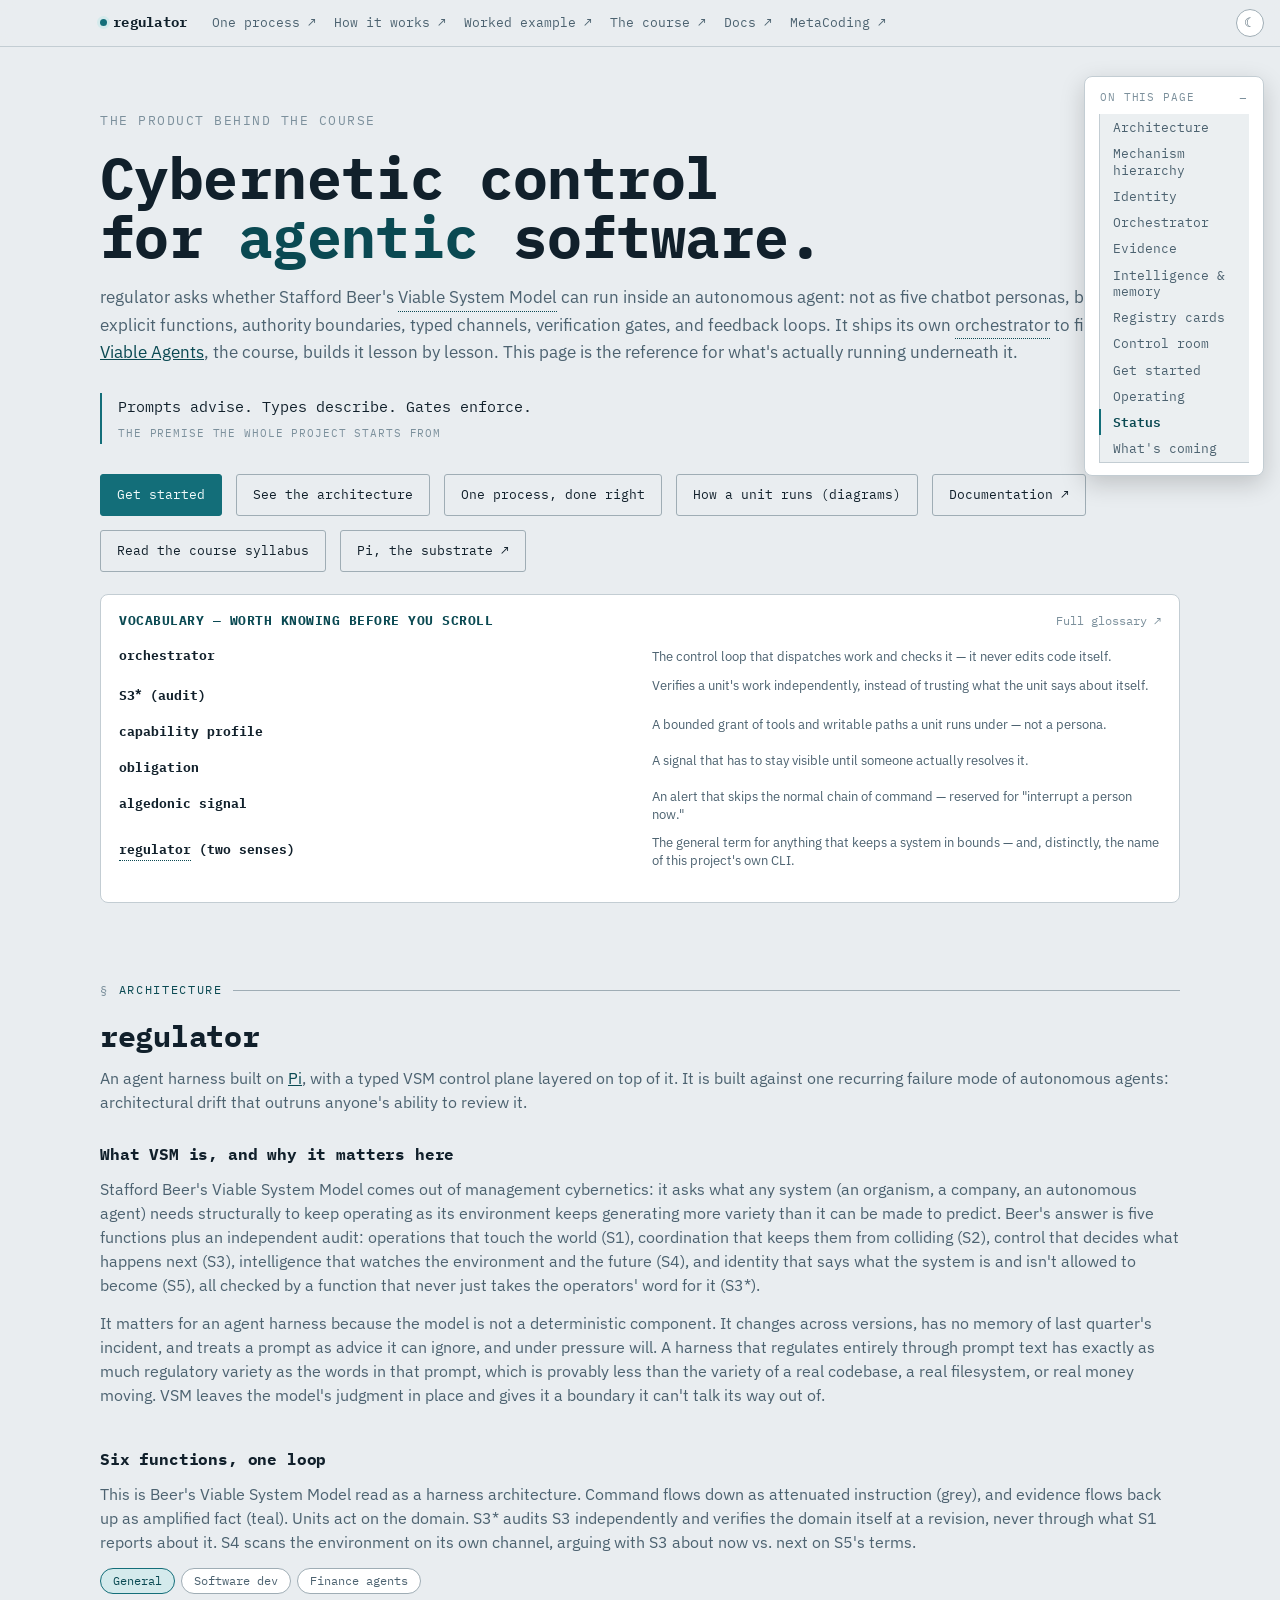
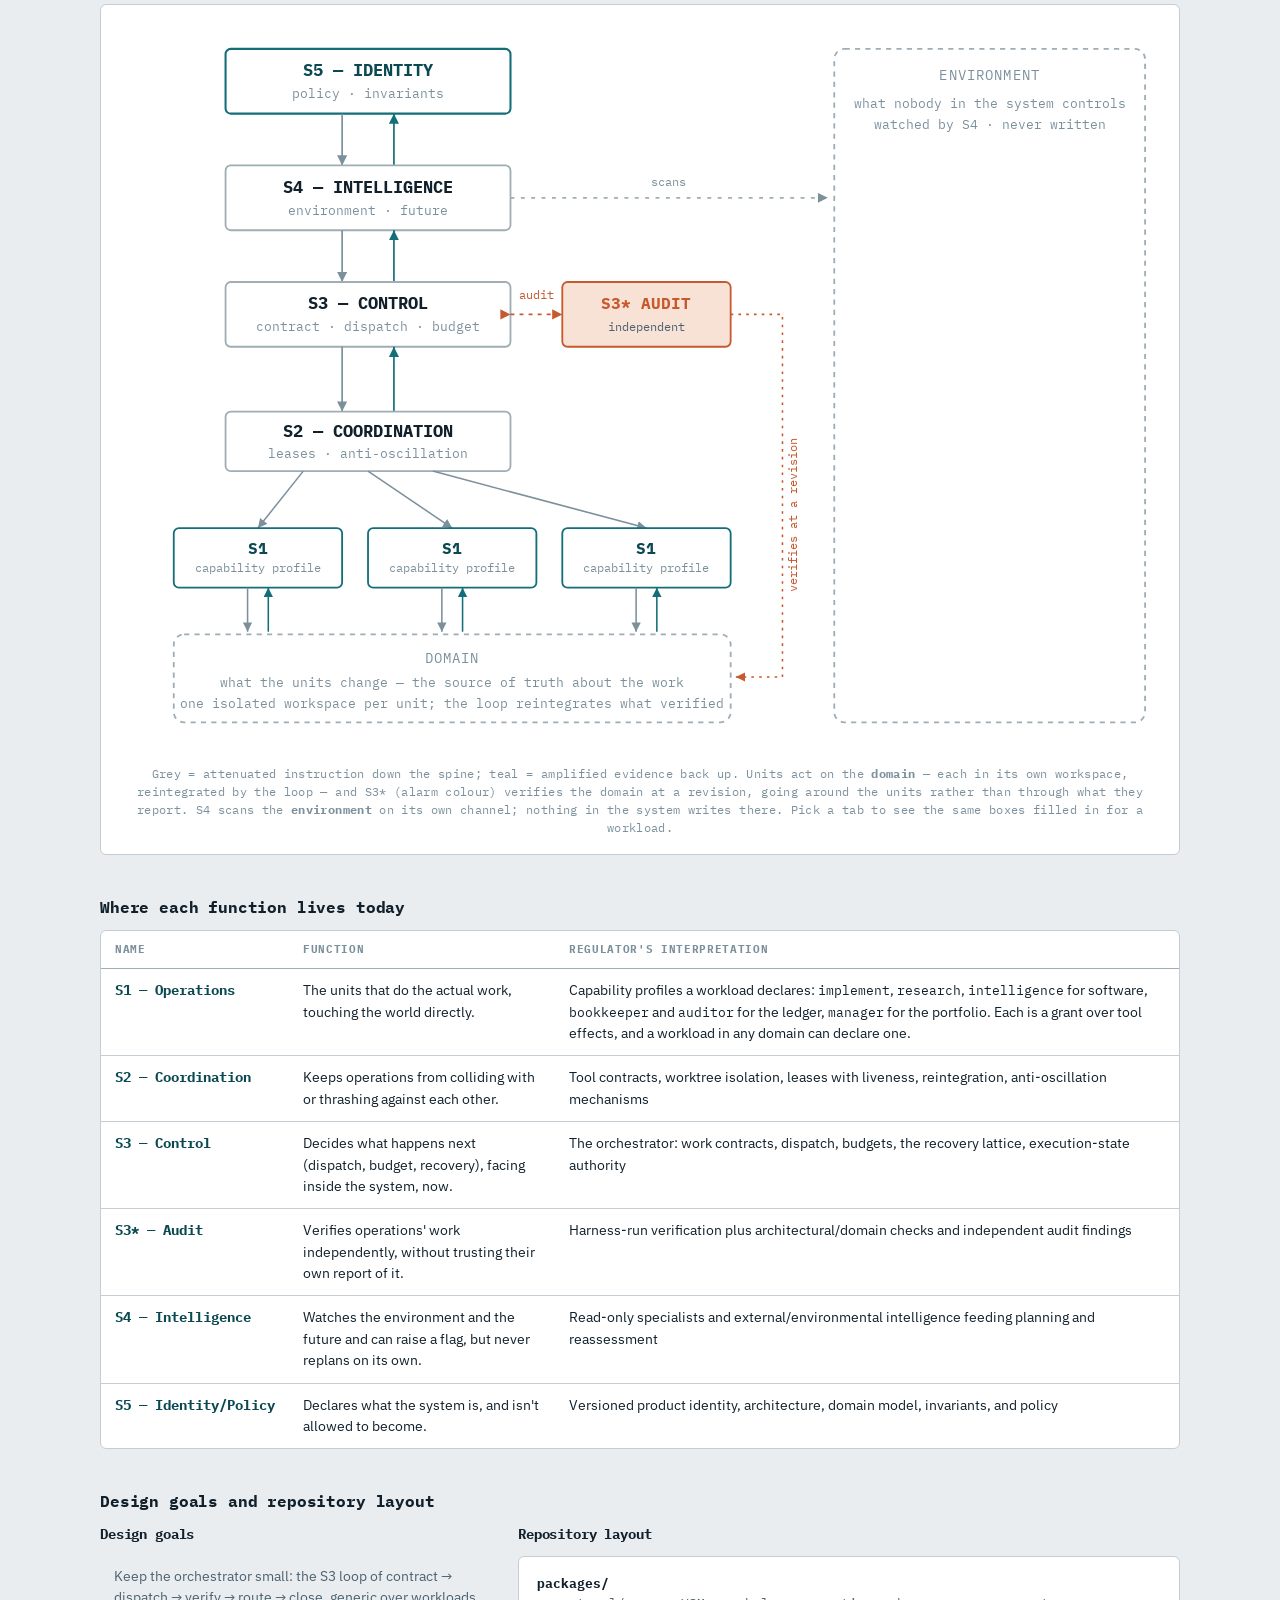
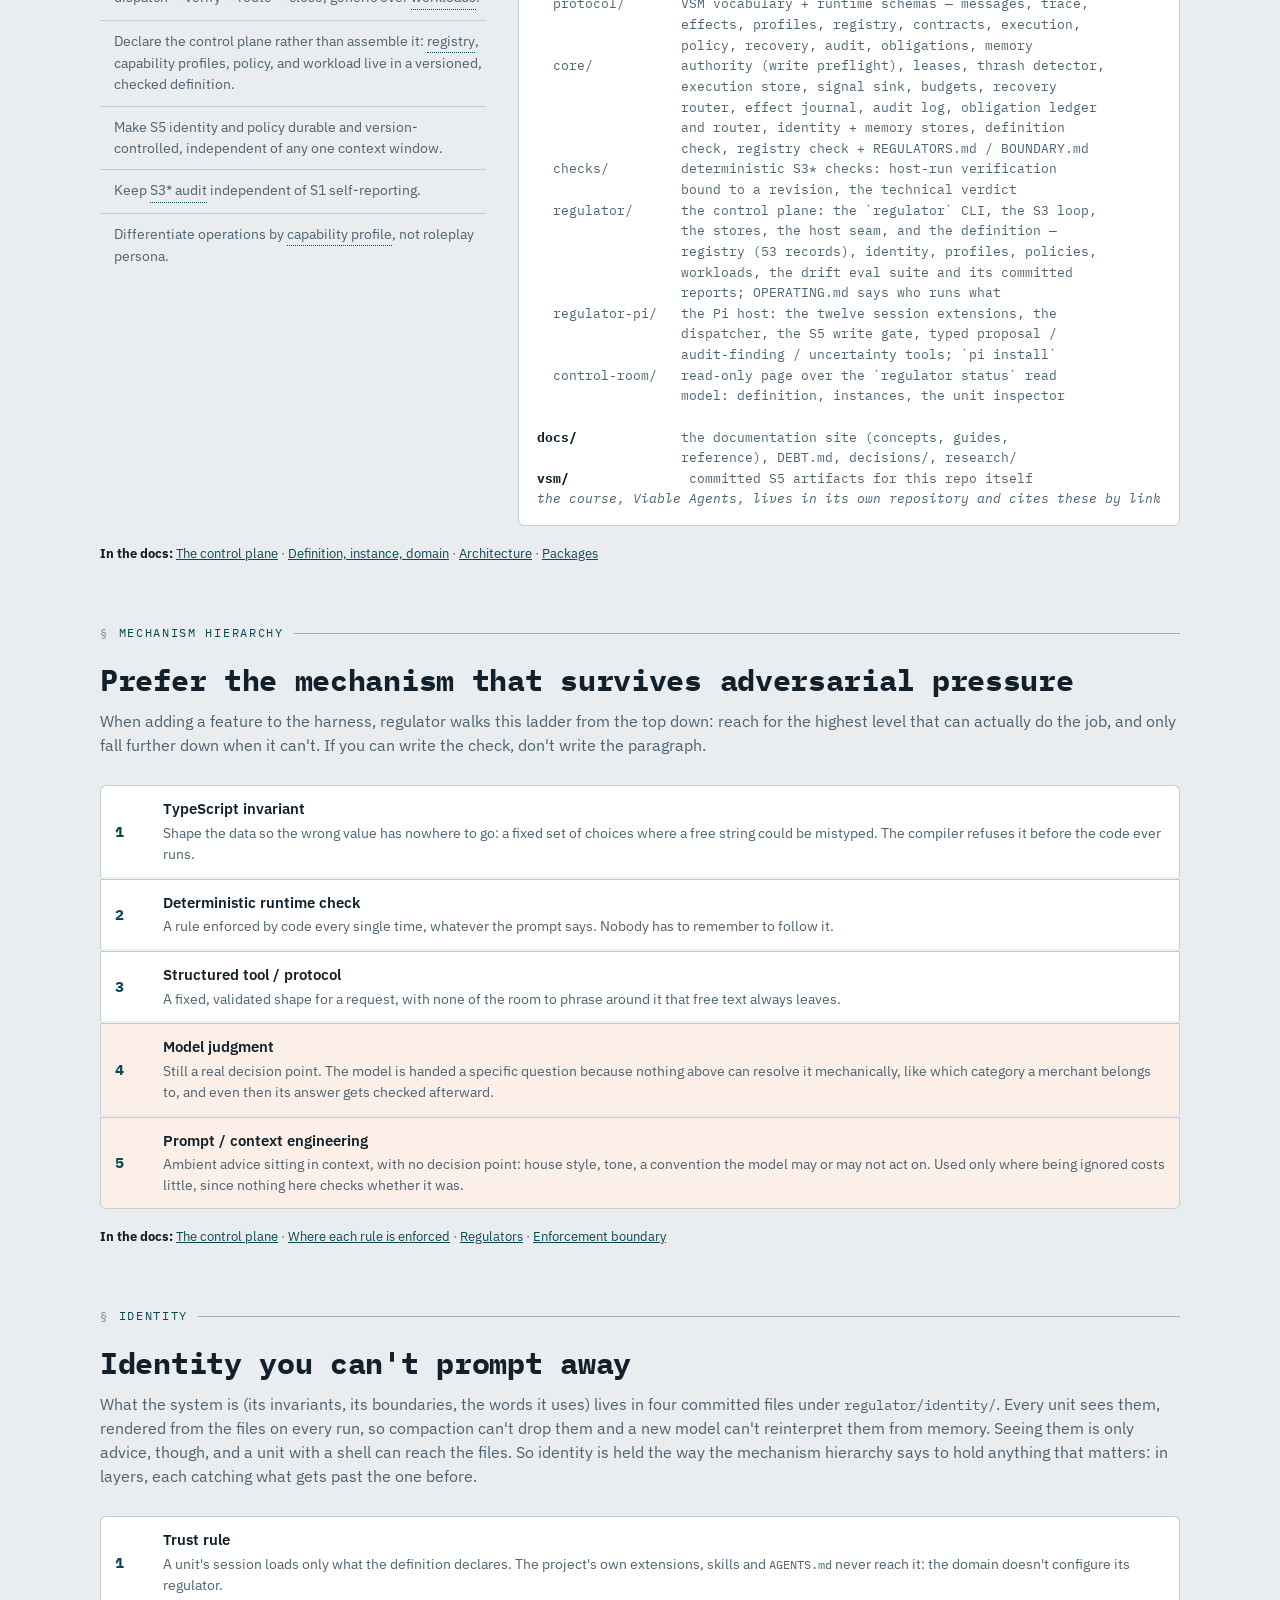
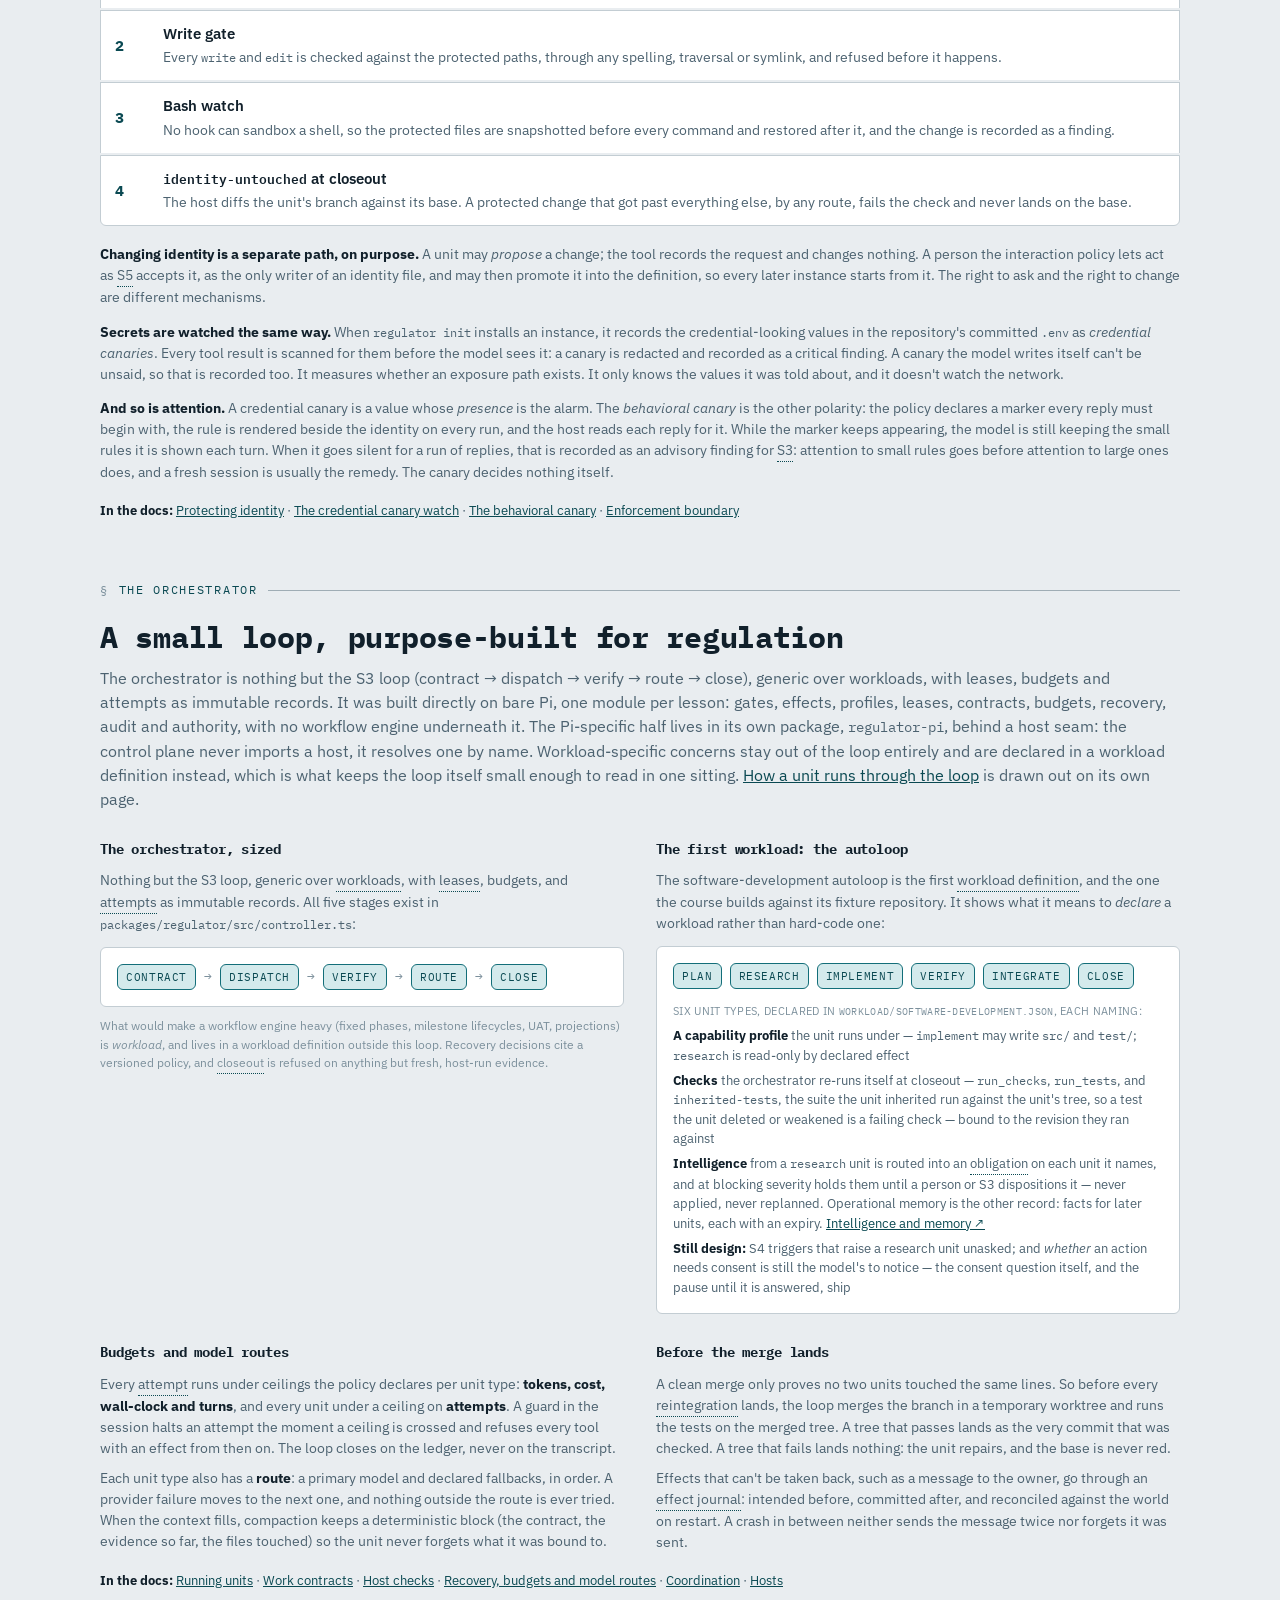
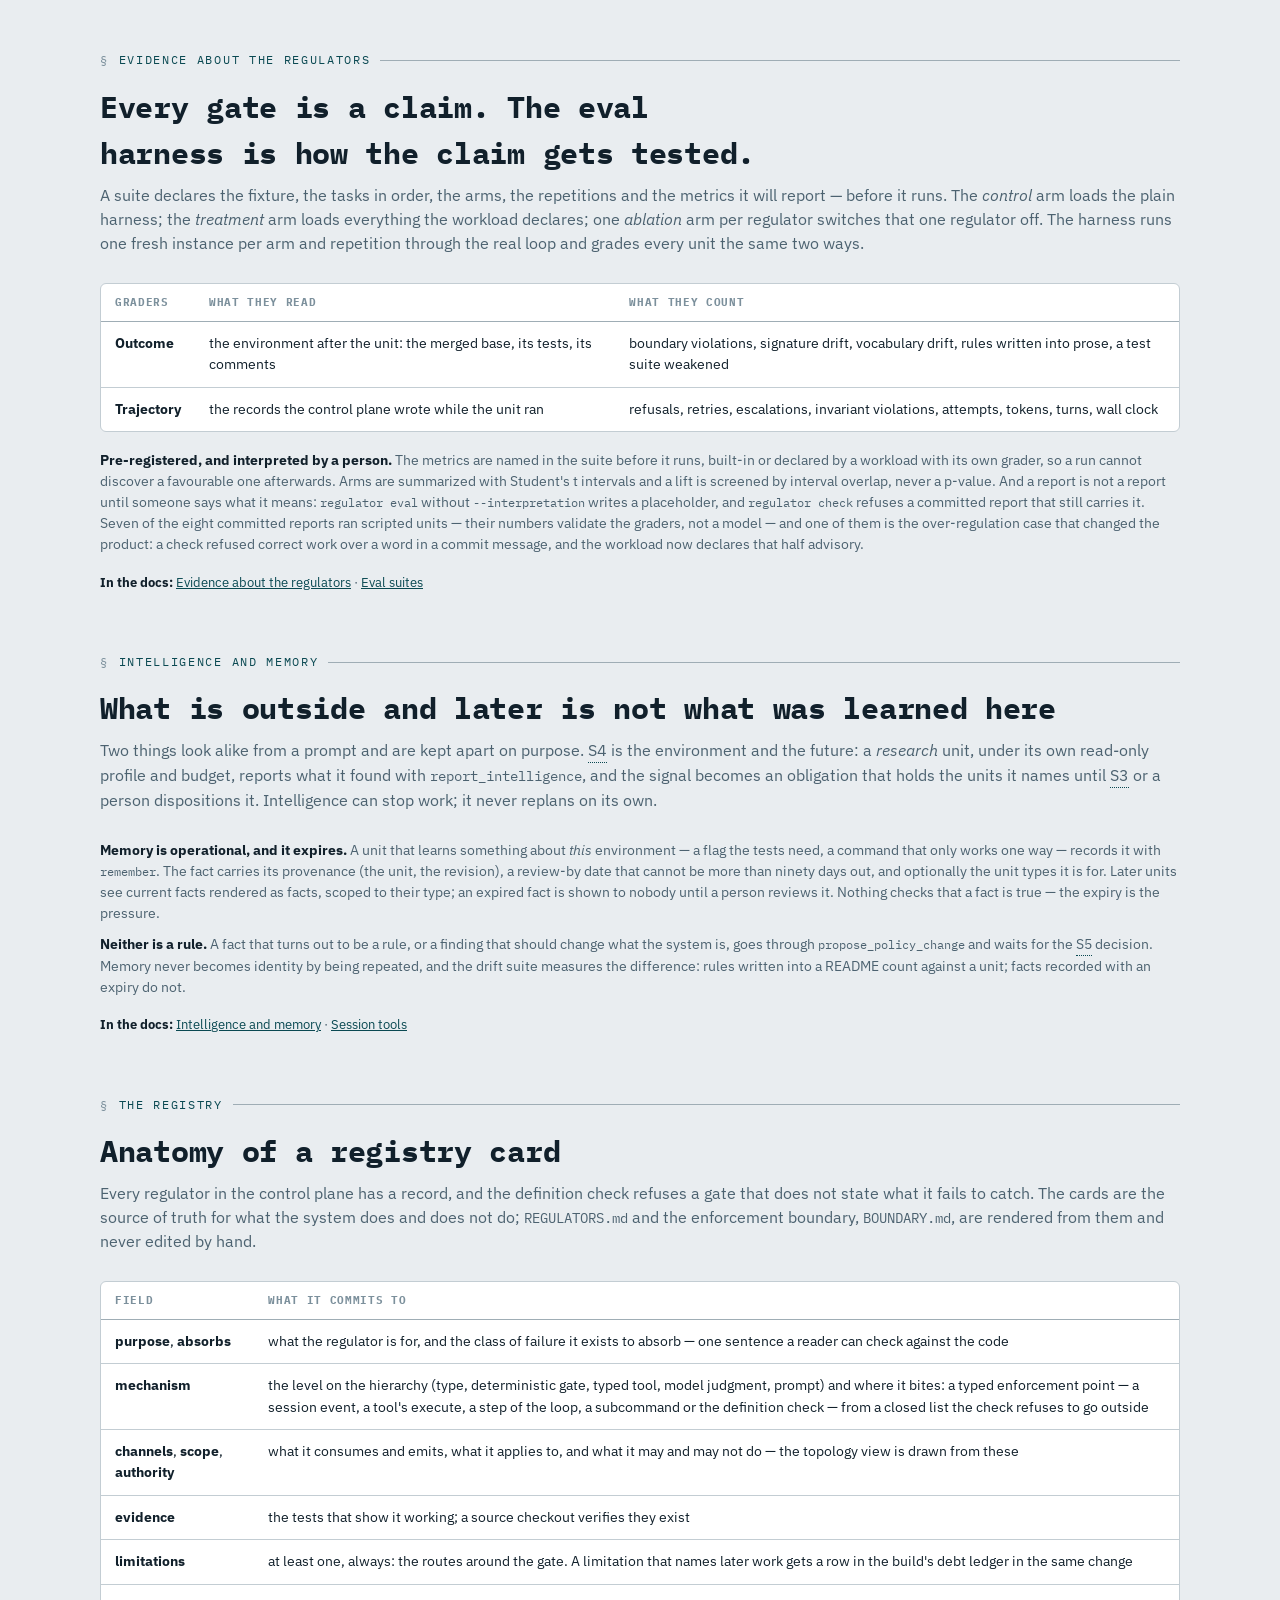
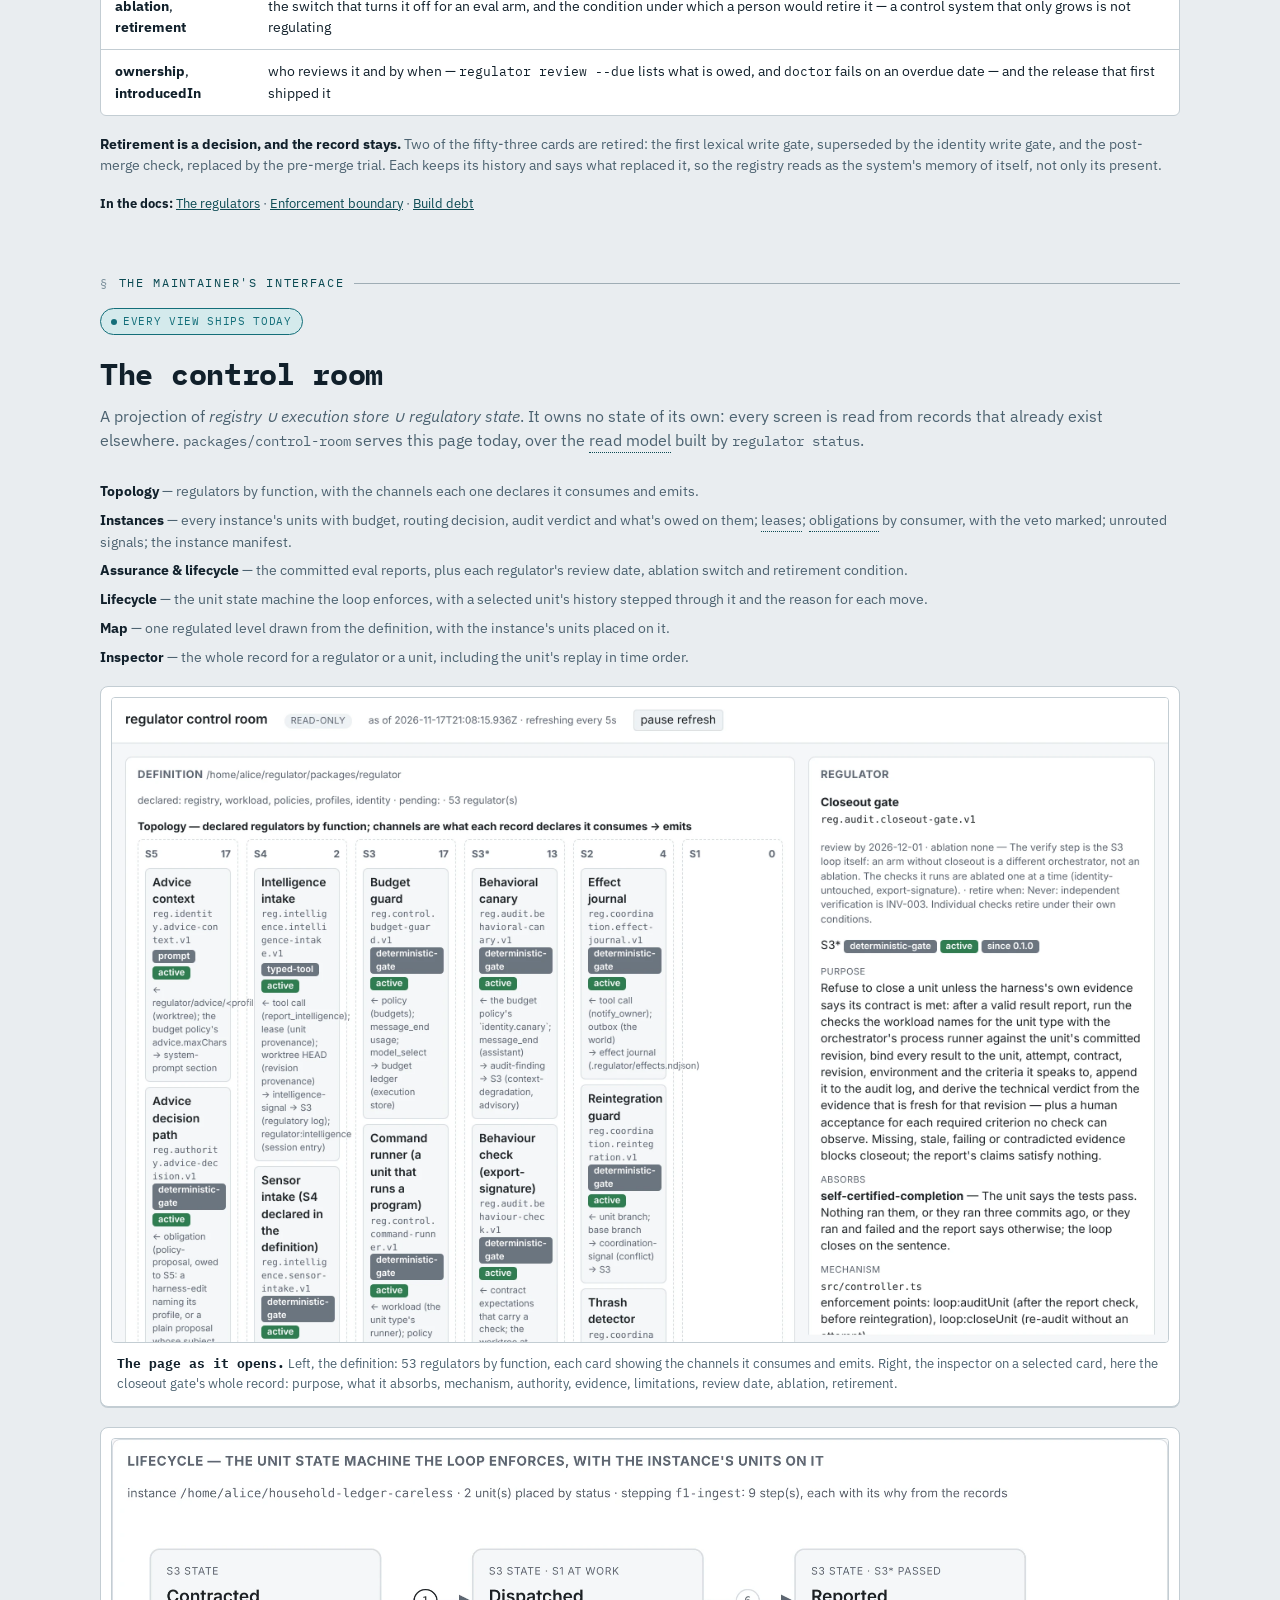
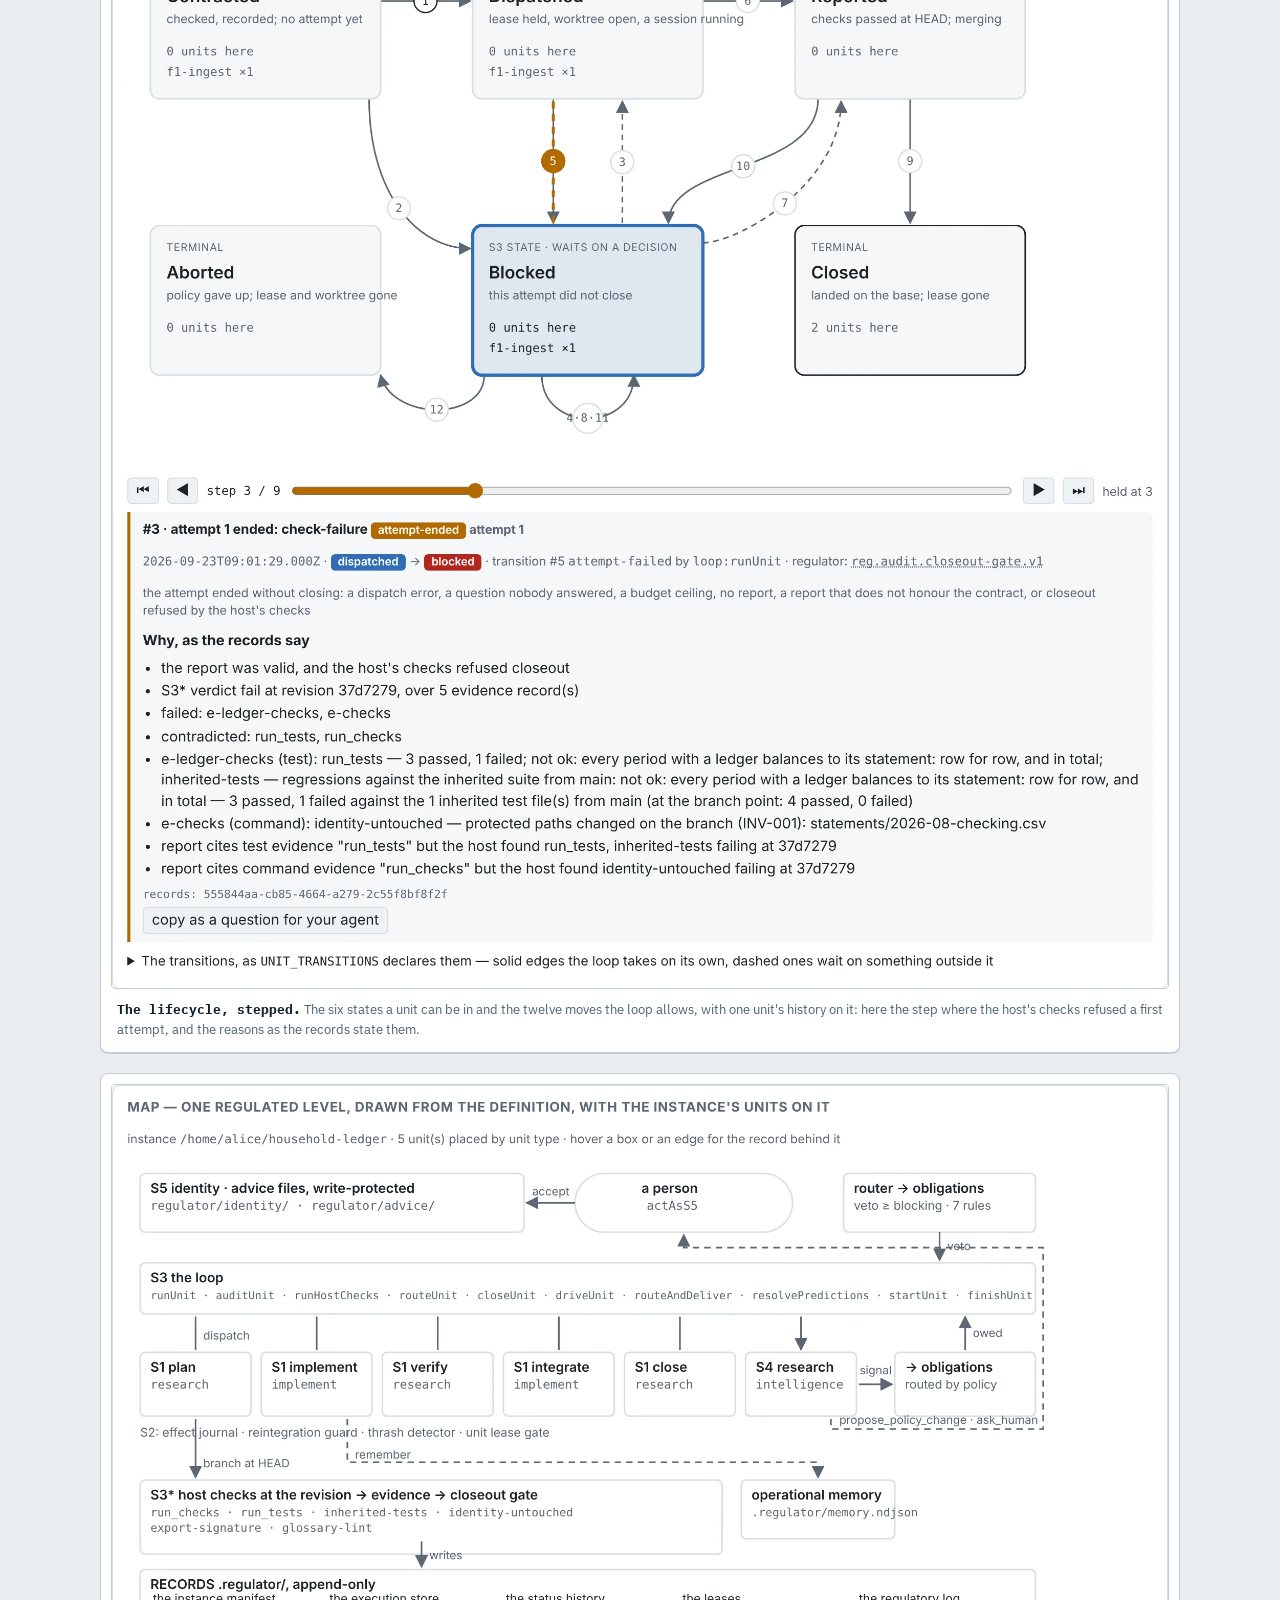
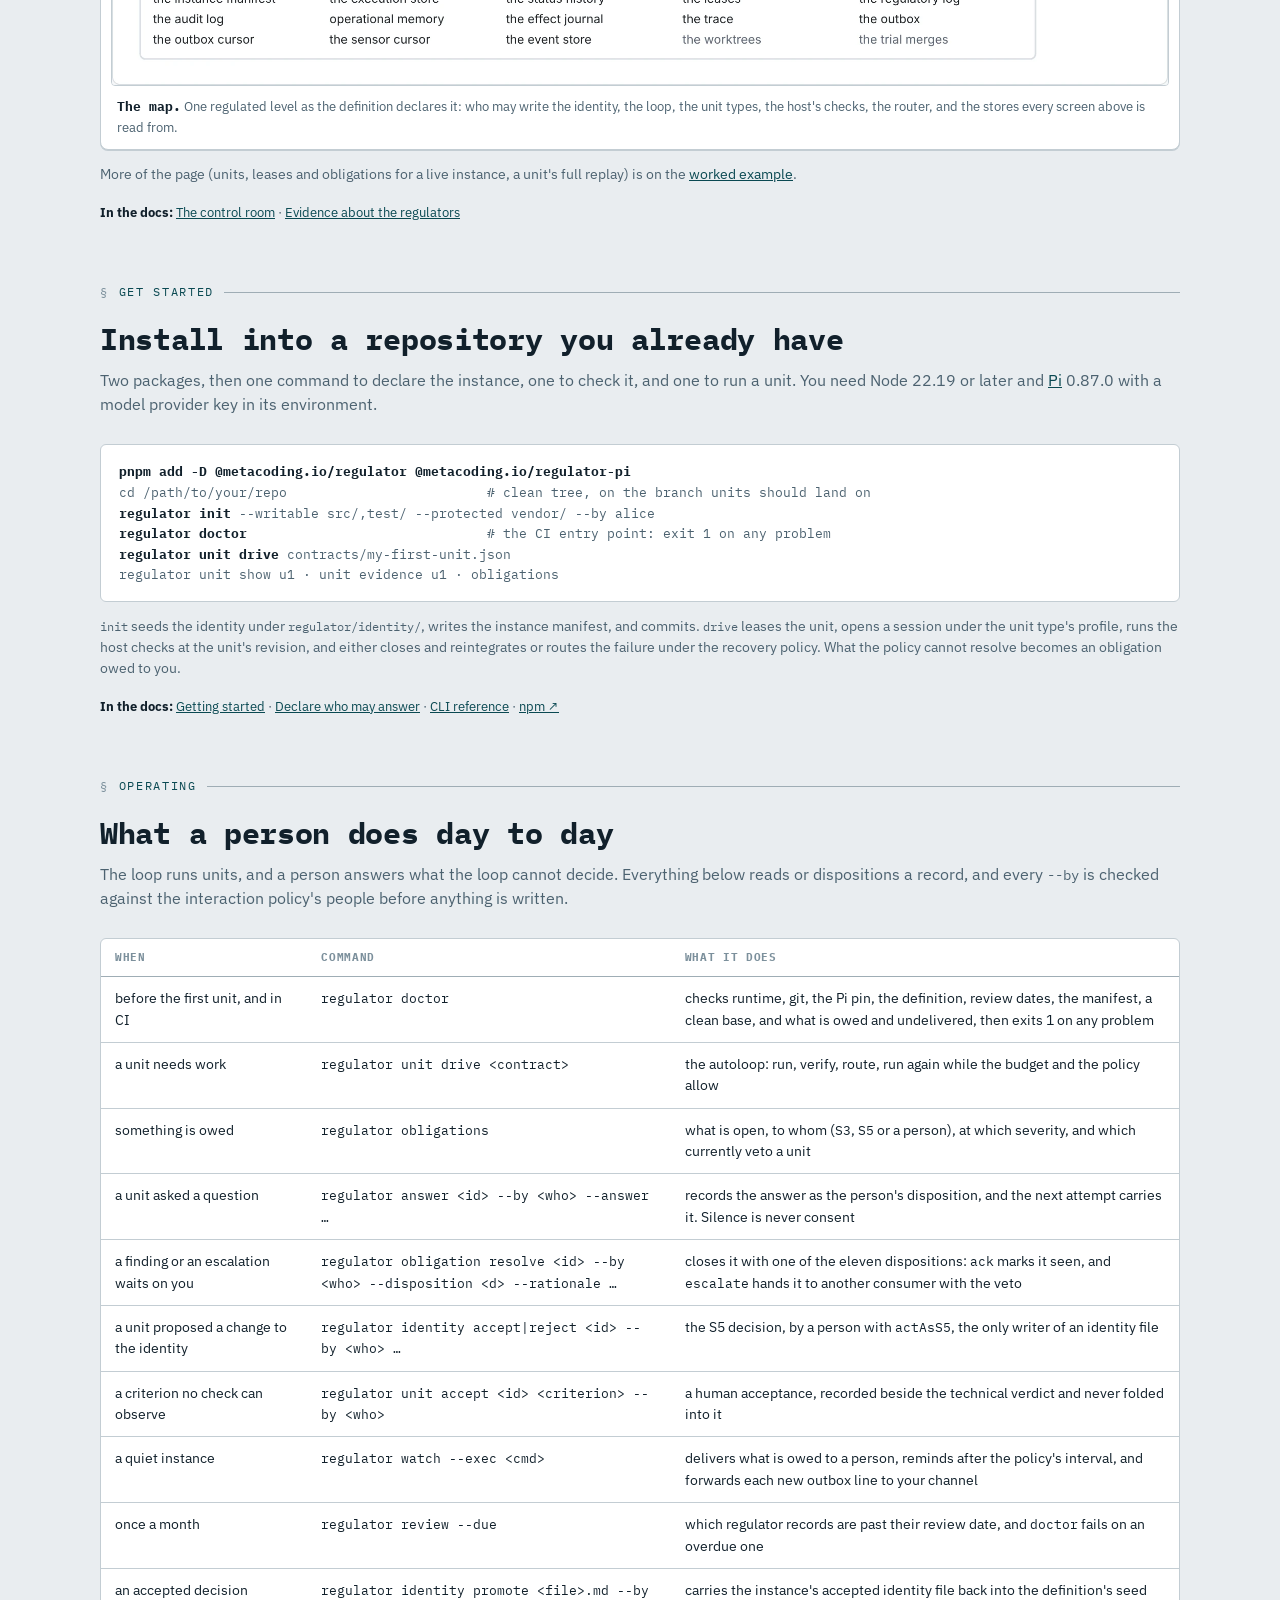
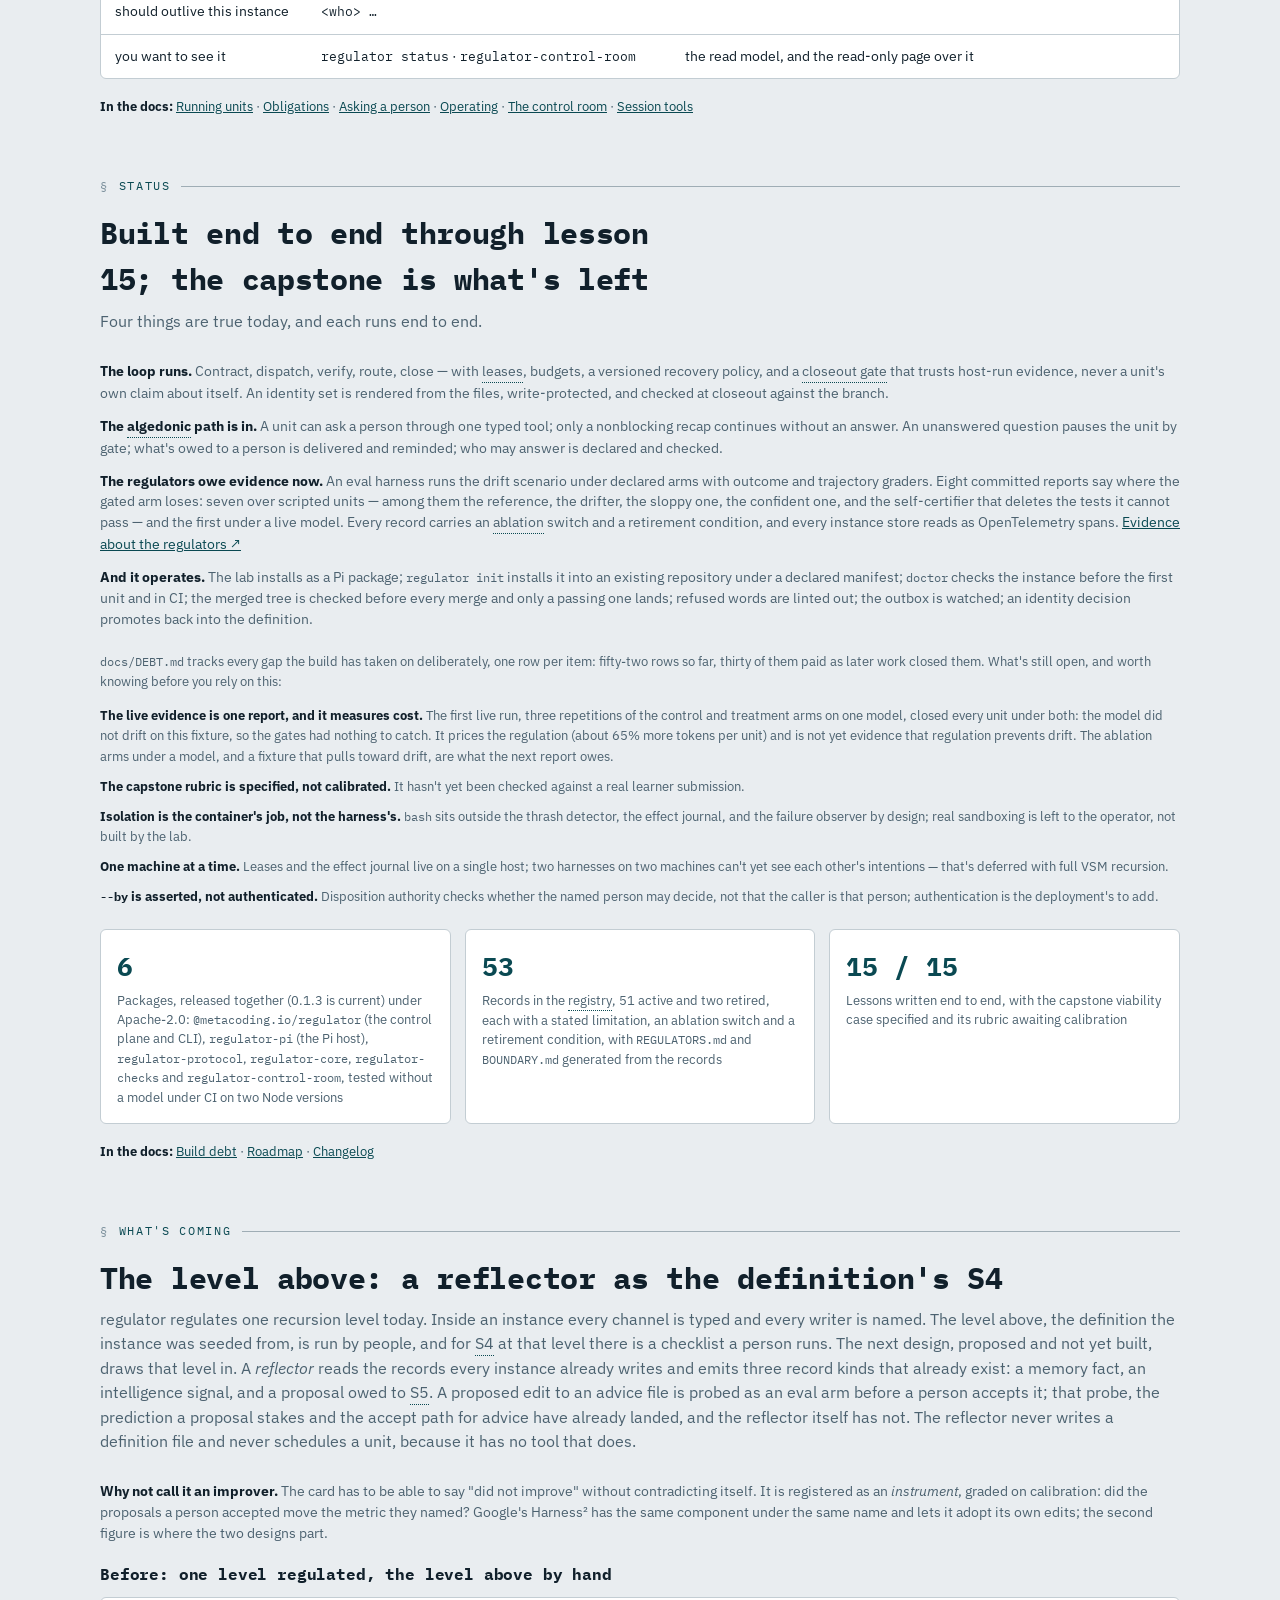
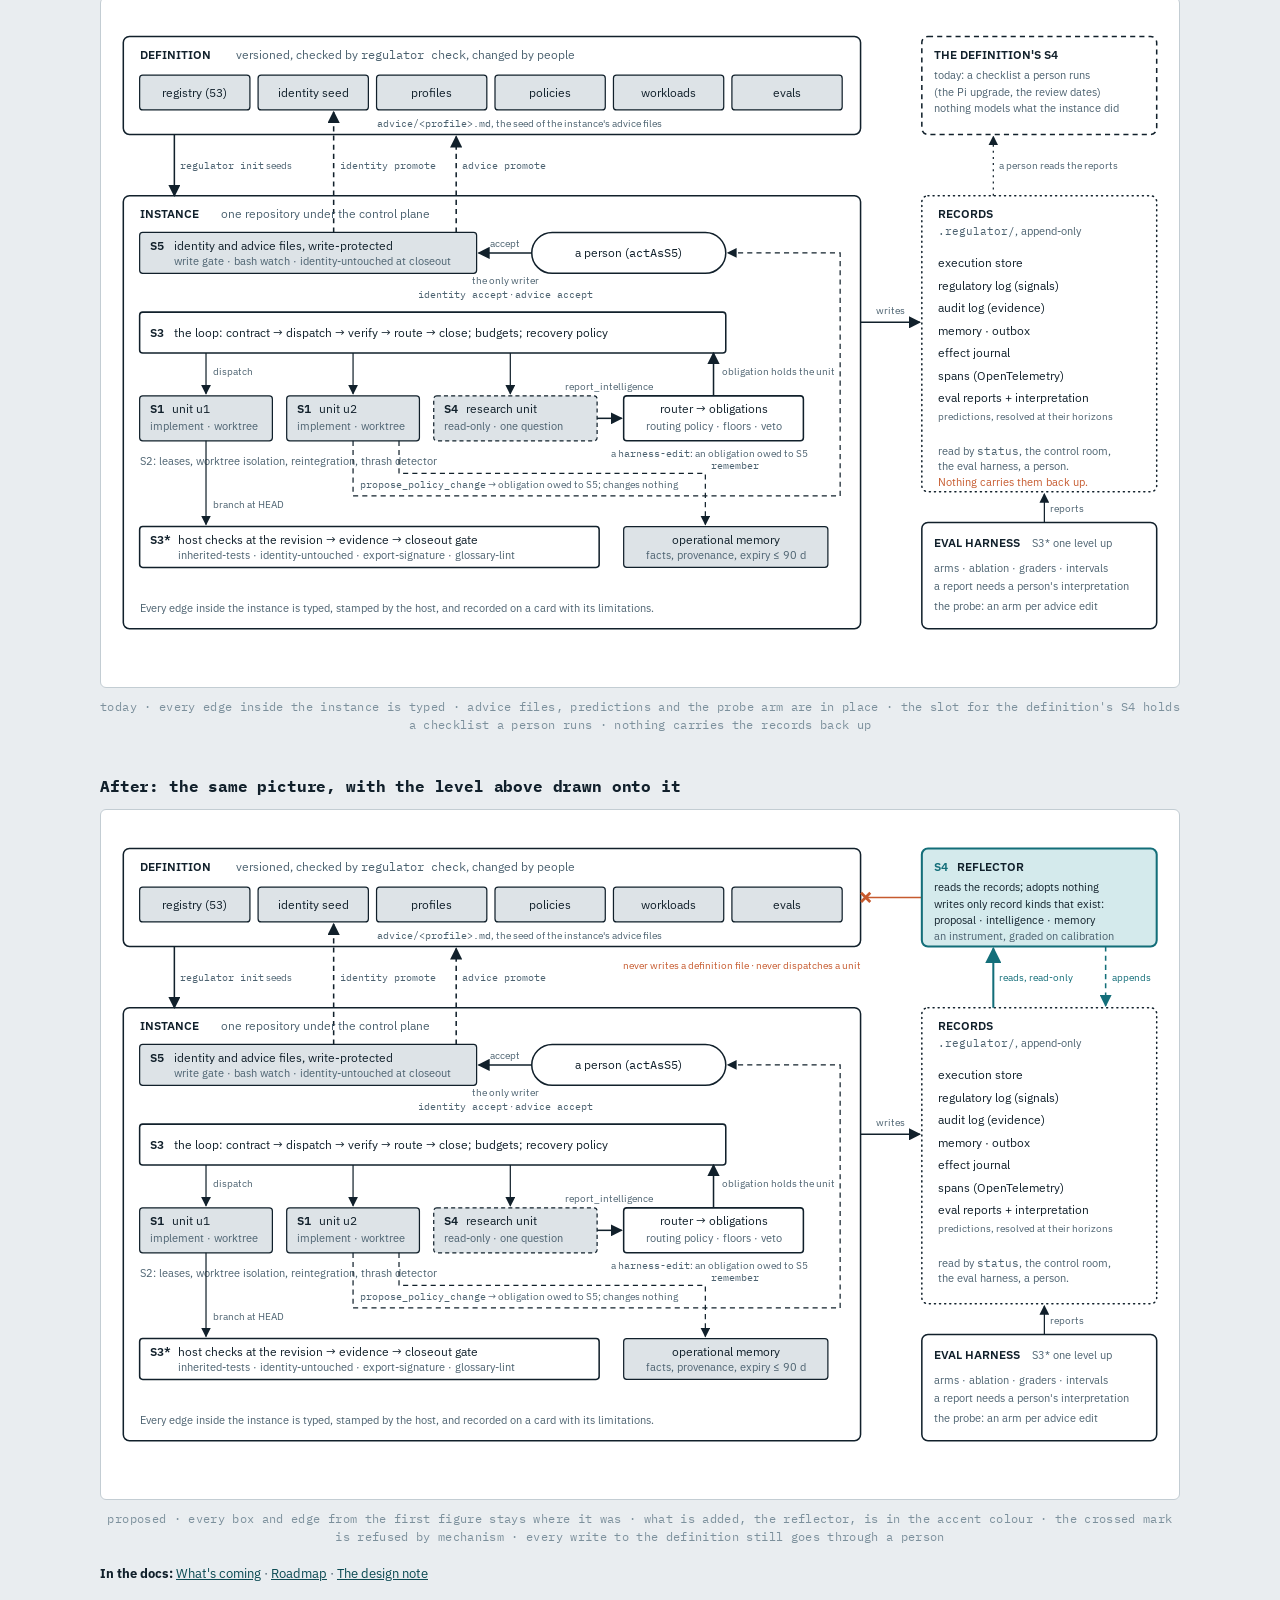
<file: site/product.html>
<!doctype html>
<html lang="en">
<head>
<meta charset="utf-8">
<script>(function(){try{var t=localStorage.getItem("theme");if(t==="light"||t==="dark")document.documentElement.setAttribute("data-theme",t);}catch(e){}})();</script>
<meta name="viewport" content="width=device-width, initial-scale=1, viewport-fit=cover">
<title>regulator · an agent harness with a cybernetic control plane · MetaCoding</title>
<meta name="description" content="regulator's control plane: the Viable System Model as a harness architecture, its own orchestrator, the mechanism hierarchy, and the control room over the result.">
<link rel="canonical" href="https://regulator.metacoding.io/product.html">
<link rel="icon" type="image/svg+xml" href="favicon.svg">
<meta property="og:type" content="website">
<meta property="og:site_name" content="regulator · MetaCoding">
<meta property="og:url" content="https://regulator.metacoding.io/product.html">
<meta property="og:title" content="regulator · an agent harness with a cybernetic control plane · MetaCoding">
<meta property="og:description" content="regulator's control plane: the Viable System Model as a harness architecture, its own orchestrator, the mechanism hierarchy, and the control room over the result.">
<meta property="og:image" content="https://regulator.metacoding.io/og-image.png">
<meta property="og:image:width" content="1200">
<meta property="og:image:height" content="630">
<meta property="og:image:alt" content="regulator: prompts advise, types describe, gates enforce. A MetaCoding project.">
<meta name="twitter:card" content="summary_large_image">
<meta name="twitter:title" content="regulator · an agent harness with a cybernetic control plane · MetaCoding">
<meta name="twitter:description" content="regulator's control plane: the Viable System Model as a harness architecture, its own orchestrator, the mechanism hierarchy, and the control room over the result.">
<meta name="twitter:image" content="https://regulator.metacoding.io/og-image.png">
<link rel="preconnect" href="https://fonts.googleapis.com">
<link rel="preconnect" href="https://fonts.gstatic.com" crossorigin>
<link href="https://fonts.googleapis.com/css2?family=IBM+Plex+Mono:wght@400;500;600;700&family=IBM+Plex+Sans:wght@400;500;600;700&display=swap" rel="stylesheet">
<link rel="stylesheet" href="glossary.css">
<link rel="stylesheet" href="toc.css">
<style>
  *{box-sizing:border-box;}
  html,body{margin:0;padding:0;}
  img{max-width:100%;}
  [hidden]{display:none!important;}
  :root{
    --bg:#e9edf0;
    --surface:#ffffff;
    --surface-2:#dde3e7;
    --ink:#11202b;
    --ink-dim:#4c6270;
    --ink-faint:#7c909c;
    --line:#c3cdd3;
    --line-strong:#9fadb5;
    --signal:#136e79;
    --signal-ink:#0a4952;
    --signal-soft:#d4eaec;
    --alarm:#c65a2e;
    --alarm-soft:#f7e2d5;
    --mono:'IBM Plex Mono',ui-monospace,SFMono-Regular,Menlo,monospace;
    --sans:'IBM Plex Sans',system-ui,-apple-system,Segoe UI,sans-serif;
    --radius:3px;
    color-scheme:light dark;
  }
  @media (prefers-color-scheme: dark){
    :root:not([data-theme="light"]){
      --bg:#0c1417;
      --surface:#121b1f;
      --surface-2:#182327;
      --ink:#e7edef;
      --ink-dim:#9fb0b6;
      --ink-faint:#6d8189;
      --line:#26343a;
      --line-strong:#3a4c53;
      --signal:#4fd6de;
      --signal-ink:#8fe7ec;
      --signal-soft:#152c30;
      --alarm:#ff8f5c;
      --alarm-soft:#2e1f16;
    }
  }
  :root[data-theme="dark"]{
    --bg:#0c1417;
    --surface:#121b1f;
    --surface-2:#182327;
    --ink:#e7edef;
    --ink-dim:#9fb0b6;
    --ink-faint:#6d8189;
    --line:#26343a;
    --line-strong:#3a4c53;
    --signal:#4fd6de;
    --signal-ink:#8fe7ec;
    --signal-soft:#152c30;
    --alarm:#ff8f5c;
    --alarm-soft:#2e1f16;
  }

  *{box-sizing:border-box;}
  body{
    background:var(--bg);
    color:var(--ink);
    font-family:var(--sans);
    line-height:1.55;
    -webkit-font-smoothing:antialiased;
  }
  .wrap{
    max-width:1120px;
    margin:0 auto;
    padding-inline:20px;
  }
  a{color:var(--signal-ink);}
  h1,h2,h3{font-family:var(--mono);letter-spacing:-0.01em;text-wrap:balance;}
  code,.mono{font-family:var(--mono);}
  code{font-size:.92em;}

  /* ---- nav ---- */
  nav{
    position:sticky;
    top:env(safe-area-inset-top,0px);
    z-index:20;
    background:color-mix(in srgb, var(--bg) 88%, transparent);
    backdrop-filter:blur(8px);
    border-bottom:1px solid var(--line);
  }
  .navrow{
    display:flex;
    align-items:center;
    gap:24px;
    padding-block:12px;
    padding-right:44px;
    overflow-x:auto;
  }
  .theme-toggle{
    position:absolute;right:16px;top:50%;transform:translateY(-50%);
    width:28px;height:28px;display:flex;align-items:center;justify-content:center;
    border:1px solid var(--line-strong);border-radius:50%;background:var(--surface);
    color:var(--ink-dim);font-size:13px;line-height:1;cursor:pointer;padding:0;
  }
  .theme-toggle:hover{border-color:var(--signal);color:var(--signal-ink);}
  .navmark{
    font-family:var(--mono);
    font-weight:700;
    font-size:14px;
    letter-spacing:.02em;
    white-space:nowrap;
    display:flex;
    align-items:center;
    gap:6px;
    text-decoration:none;
    color:var(--ink);
  }
  .navmark .dot{width:7px;height:7px;border-radius:50%;background:var(--signal);box-shadow:0 0 0 3px var(--signal-soft);}
  .navlinks{display:flex;gap:18px;font-family:var(--mono);font-size:12.5px;white-space:nowrap;flex-wrap:wrap;row-gap:4px;}
  .navlinks a{color:var(--ink-dim);text-decoration:none;}
  .navlinks a:hover{color:var(--signal-ink);}

  /* ---- section scaffolding ---- */
  section{padding-block:30px;}
  .kicker{
    font-family:var(--mono);
    font-size:12px;
    letter-spacing:.14em;
    text-transform:uppercase;
    color:var(--signal-ink);
    display:flex;
    align-items:center;
    gap:10px;
    margin-bottom:14px;
  }
  .kicker::before{content:"§";color:var(--ink-faint);}
  .kicker .tick{flex:1;height:1px;background:var(--line-strong);}
  h2.title{font-size:clamp(22px,3vw,30px);margin:0 0 6px;}
  .lede{color:var(--ink-dim);font-size:15.5px;margin:0 0 28px;}
  h3.sub{font-size:16px;margin:40px 0 10px;}
  h3.sub:first-of-type{margin-top:8px;}

  /* ---- hero ---- */
  .hero{padding-block:64px 48px;}
  .hero-eyebrow{
    font-family:var(--mono);font-size:12.5px;color:var(--ink-faint);
    letter-spacing:.12em;text-transform:uppercase;margin-bottom:18px;
  }
  .hero h1{
    font-size:clamp(34px,6vw,58px);
    line-height:1.02;
    margin:0 0 18px;
    font-weight:700;
  }
  .hero h1 .accent{color:var(--signal-ink);}
  .hero p.tag{
    font-size:17px;color:var(--ink-dim);margin:0 0 28px;
  }
  .quote{
    font-family:var(--mono);
    font-size:15px;
    color:var(--ink);
    border-left:2px solid var(--signal);
    padding:2px 0 2px 16px;
    margin:0 0 30px;
  }
  .quote span{display:block;color:var(--ink-faint);font-size:11px;letter-spacing:.08em;text-transform:uppercase;margin-top:6px;}
  .hero-links{display:flex;gap:14px;flex-wrap:wrap;}
  .btn{
    font-family:var(--mono);font-size:13px;padding:10px 16px;border-radius:var(--radius);
    text-decoration:none;border:1px solid var(--line-strong);color:var(--ink);
    display:inline-flex;align-items:center;gap:8px;
  }
  .btn.primary{background:var(--signal);border-color:var(--signal);color:#f2fbfb;}
  .btn:hover{border-color:var(--signal);}

  /* ---- diagram ---- */
  .diagram-shell{
    background:var(--surface);border:1px solid var(--line);border-radius:6px;
    padding:18px 8px;margin-top:8px;
  }
  .diagram-cap{font-family:var(--mono);font-size:11.5px;color:var(--ink-faint);text-align:center;margin-top:10px;letter-spacing:.03em;}

  /* ---- ladder (mechanism hierarchy) ---- */
  .ladder{display:flex;flex-direction:column;gap:2px;margin-top:8px;}
  .rung{
    display:grid;grid-template-columns:34px 1fr;gap:14px;align-items:center;
    padding:12px 14px;background:var(--surface);border:1px solid var(--line);
  }
  .rung:not(:last-child){border-bottom:none;}
  .rung:first-child{border-radius:6px 6px 0 0;}
  .rung:last-child{border-radius:0 0 6px 6px;}
  .rung .n{font-family:var(--mono);font-weight:700;color:var(--signal-ink);font-size:15px;}
  .rung .t{font-weight:600;font-size:14.5px;}
  .rung .d{color:var(--ink-dim);font-size:13.5px;margin-top:2px;}
  .rung.judgment{background:color-mix(in srgb, var(--alarm-soft) 55%, var(--surface));}

  /* ---- vsm table ---- */
  table{width:100%;border-collapse:collapse;font-size:13.8px;}
  .tbl-wrap{overflow-x:auto;border:1px solid var(--line);border-radius:6px;background:var(--surface);}
  th{
    text-align:left;font-family:var(--mono);font-size:11px;letter-spacing:.06em;text-transform:uppercase;
    color:var(--ink-faint);padding:10px 14px;border-bottom:1px solid var(--line-strong);white-space:nowrap;
  }
  td{padding:11px 14px;border-bottom:1px solid var(--line);vertical-align:top;}
  tr:last-child td{border-bottom:none;}
  .fn{font-family:var(--mono);font-weight:700;color:var(--signal-ink);white-space:nowrap;}

  /* ---- two col ---- */
  .grid2{display:grid;grid-template-columns:1fr 1fr;gap:32px;}
  @media (max-width:760px){.grid2{grid-template-columns:1fr;}}

  /* ---- status card row ---- */
  .cards{display:grid;grid-template-columns:repeat(3,1fr);gap:14px;margin-top:8px;}
  @media (max-width:700px){.cards{grid-template-columns:1fr;}}
  .card{background:var(--surface);border:1px solid var(--line);border-radius:6px;padding:16px;}
  .card .k{font-family:var(--mono);font-size:26px;font-weight:700;color:var(--signal-ink);font-variant-numeric:tabular-nums;}
  .card .l{font-size:12.5px;color:var(--ink-dim);margin-top:4px;}

  pre.tree{
    background:var(--surface);border:1px solid var(--line);border-radius:6px;
    padding:16px 18px;font-family:var(--mono);font-size:12.5px;line-height:1.65;color:var(--ink-dim);
    overflow-x:auto;margin:0;
  }
  pre.tree b{color:var(--ink);}

  .outcomes{list-style:none;margin:0;padding:0;display:flex;flex-direction:column;gap:0;}
  .outcomes li{
    position:relative;padding:10px 0 10px 14px;border-bottom:1px solid var(--line);
    font-size:13.8px;color:var(--ink-dim);
  }
  .outcomes li:last-child{border-bottom:none;}

  /* envelopes-style pill used for the autoloop/S3-loop diagrams */
  .dtabs{display:flex;gap:6px;flex-wrap:wrap;margin:0 0 10px;font-family:var(--mono);font-size:12px;}
  .dtab{border:1px solid var(--line-strong);background:var(--surface);color:var(--ink-dim);border-radius:999px;padding:5px 12px;cursor:pointer;font:inherit;line-height:1.2;}
  .dtab:hover{border-color:var(--signal);color:var(--signal-ink);}
  .dtab.is-on{background:var(--signal-soft);color:var(--signal-ink);border-color:var(--signal);}
  .pill{
    font-family:var(--mono);font-size:10.5px;letter-spacing:.06em;text-transform:uppercase;
    padding:4px 8px;border-radius:20px;white-space:nowrap;
  }
  .pill.written{background:var(--signal-soft);color:var(--signal-ink);border:1px solid var(--signal);}

  /* ---- control room (toned down) ---- */
  .fake-tag{
    display:inline-flex;align-items:center;gap:6px;font-family:var(--mono);font-size:11px;
    letter-spacing:.06em;text-transform:uppercase;color:var(--signal);border:1px solid var(--signal);
    background:var(--signal-soft);padding:4px 10px;border-radius:20px;margin-bottom:16px;
  }
  .fake-tag::before{content:"";width:6px;height:6px;border-radius:50%;background:var(--signal);}
  figure.shot{margin:18px 0 0;background:var(--surface);border:1px solid var(--line);border-radius:8px;padding:10px;box-shadow:0 1px 0 var(--line);}
  figure.shot img{display:block;width:100%;height:auto;border:1px solid var(--line);border-radius:4px;background:#fff;}
  figure.shot figcaption{font-size:13.2px;color:var(--ink-dim);margin:10px 6px 2px;}
  figure.shot figcaption b{color:var(--ink);font-family:var(--mono);font-size:12.5px;}

  footer{padding-block:36px;}
  .foot-row{display:flex;flex-wrap:wrap;justify-content:space-between;gap:16px;align-items:center;}
  .foot-links{display:flex;gap:16px;font-family:var(--mono);font-size:12.5px;flex-wrap:wrap;}
  .foot-links a{color:var(--ink-dim);text-decoration:none;}
  .foot-links a:hover{color:var(--signal-ink);}
  .foot-note{font-family:var(--mono);font-size:11.5px;color:var(--ink-faint);}
</style>
</head>
<body>

<nav>
  <div class="wrap navrow">
    <a class="navmark" href="index.html"><span class="dot"></span>regulator</a>
    <div class="navlinks">
      <a href="one-process.html">One process ↗</a>
      <a href="how-it-works.html">How it works ↗</a>
      <a href="personal-finance.html">Worked example ↗</a>
      <a href="index.html">The course ↗</a>
      <a href="https://docs.regulator.metacoding.io/">Docs ↗</a>
      <a href="https://metacoding.io">MetaCoding ↗</a>
    </div>
  </div>
  <button type="button" id="theme-toggle" class="theme-toggle" aria-label="Toggle color theme">☾</button>
</nav>

<aside class="page-toc" aria-label="On this page">
  <div class="page-toc-title">On this page</div>
  <nav>
    <a href="#architecture">Architecture</a>
    <a href="#mechanism">Mechanism hierarchy</a>
    <a href="#identity">Identity</a>
    <a href="#orchestrator">Orchestrator</a>
    <a href="#evidence">Evidence</a>
    <a href="#intelligence">Intelligence &amp; memory</a>
    <a href="#registry">Registry cards</a>
    <a href="#control-room">Control room</a>
    <a href="#get-started">Get started</a>
    <a href="#operating">Operating</a>
    <a href="#status">Status</a>
    <a href="#coming">What's coming</a>
  </nav>
</aside>

<header class="hero wrap">
  <div class="hero-eyebrow">The product behind the course</div>
  <h1>Cybernetic control<br>for <span class="accent">agentic</span> software.</h1>
  <p class="tag">regulator asks whether Stafford Beer's <button type="button" class="gl" data-term="vsm">Viable System Model</button> can run inside an
    autonomous agent: not as five chatbot personas, but as explicit functions,
    authority boundaries, typed channels, verification gates, and feedback loops. It ships
    its own <button type="button" class="gl" data-term="orchestrator">orchestrator</button> to find out. <a href="index.html">Viable Agents</a>,
    the course, builds it lesson by lesson. This page is the reference for what's actually
    running underneath it.</p>
  <div class="quote">Prompts advise. Types describe. Gates enforce.
    <span>The premise the whole project starts from</span>
  </div>
  <div class="hero-links">
    <a class="btn primary" href="#get-started">Get started</a>
    <a class="btn" href="#architecture">See the architecture</a>
    <a class="btn" href="one-process.html">One process, done right</a>
    <a class="btn" href="how-it-works.html">How a unit runs (diagrams)</a>
    <a class="btn" href="https://docs.regulator.metacoding.io/guide/getting-started">Documentation ↗</a>
    <a class="btn" href="index.html">Read the course syllabus</a>
    <a class="btn" href="https://pi.dev/">Pi, the substrate ↗</a>
  </div>

  <div class="vocab">
    <div class="vocab-head">
      <span class="vocab-title">Vocabulary — worth knowing before you scroll</span>
      <a class="vocab-more" href="https://docs.regulator.metacoding.io/GLOSSARY" target="_blank" rel="noopener">Full glossary ↗</a>
    </div>
    <dl class="vocab-grid">
      <dt>orchestrator</dt><dd>The control loop that dispatches work and checks it — it never edits code itself.</dd>
      <dt>S3<sup>*</sup> (audit)</dt><dd>Verifies a unit's work independently, instead of trusting what the unit says about itself.</dd>
      <dt>capability profile</dt><dd>A bounded grant of tools and writable paths a unit runs under — not a persona.</dd>
      <dt>obligation</dt><dd>A signal that has to stay visible until someone actually resolves it.</dd>
      <dt>algedonic signal</dt><dd>An alert that skips the normal chain of command — reserved for "interrupt a person now."</dd>
      <dt><button type="button" class="gl" data-term="regulator">regulator</button> (two senses)</dt><dd>The general term for anything that keeps a system in bounds — and, distinctly, the name of this project's own CLI.</dd>
    </dl>
  </div>
</header>

<section id="architecture" class="wrap">
  <div class="kicker">Architecture<span class="tick"></span></div>
  <h2 class="title">regulator</h2>
  <p class="lede">An agent harness built on <a href="https://pi.dev/">Pi</a>, with a
    typed VSM control plane layered on top of it. It is built against one recurring failure
    mode of autonomous agents: architectural drift that outruns anyone's ability to review it.</p>

  <h3 class="sub" id="vsm">What VSM is, and why it matters here</h3>
  <p class="lede" style="margin-bottom:14px;">Stafford Beer's Viable System Model comes out
    of management cybernetics: it asks what any system (an organism, a company, an
    autonomous agent) needs structurally to keep operating as its environment keeps
    generating more variety than it can be made to predict. Beer's answer is five
    functions plus an independent audit: operations that touch the world (S1), coordination
    that keeps them from colliding (S2), control that decides what happens next (S3),
    intelligence that watches the environment and the future (S4), and identity that says
    what the system is and isn't allowed to become (S5), all checked by a function that
    never just takes the operators' word for it (S3&#42;).</p>
  <p class="lede">It matters for an agent harness because the model is not a
    deterministic component. It changes across versions, has no memory of last quarter's
    incident, and treats a prompt as advice it can ignore, and under pressure will. A
    harness that regulates entirely through prompt text has exactly as much regulatory
    variety as the words in that prompt, which is provably less than the variety of a real
    codebase, a real filesystem, or real money moving. VSM leaves the model's judgment
    in place and gives it a boundary it can't talk its way out of.</p>

  <h3 class="sub">Six functions, one loop</h3>
  <p class="lede" style="margin-bottom:14px;">This is Beer's Viable System Model read as a
    harness architecture. Command flows down as attenuated instruction (grey), and evidence
    flows back up as amplified fact (teal). Units act on the domain. S3&#42; audits S3
    independently and verifies the domain itself at a revision, never through what S1
    reports about it. S4 scans the environment on its own channel, arguing with S3 about
    now vs. next on S5's terms.</p>
  <div class="dtabs" role="tablist" aria-label="Show the diagram as">
    <button type="button" class="dtab is-on" role="tab" aria-selected="true" data-tab="general">General</button>
    <button type="button" class="dtab" role="tab" aria-selected="false" data-tab="software">Software dev</button>
    <button type="button" class="dtab" role="tab" aria-selected="false" data-tab="finance">Finance agents</button>
  </div>
  <div class="diagram-shell" id="vsm-diagram">
    <svg fill="currentColor" viewBox="0 0 820 560" width="100%" role="img" aria-label="Diagram of the Viable System Model as a harness. Down the left, a spine of S5 identity, S4 intelligence, S3 control and S2 coordination, with command flowing down as grey arrows and evidence flowing up as teal arrows between each pair. S3-star audit sits beside S3. Below S2, three S1 units. Below the units, a dotted box labelled domain: what the units change, one isolated workspace each; each unit writes into it and reads from it. S3-star's dashed line goes around the units straight to the domain, verifying it at a revision without passing through the units. On the right, a dotted box labelled environment, which S4 scans on its own channel; nothing writes to it. Three tabs above the diagram relabel the same boxes for the software-development and personal-finance workloads.">
       <defs>
         <marker id="arrow" markerWidth="8" markerHeight="8" refX="6" refY="3" orient="auto"><path d="M0,0 L6,3 L0,6 Z" fill="var(--ink-faint)"/></marker>
         <marker id="arrow-signal" markerWidth="8" markerHeight="8" refX="6" refY="3" orient="auto"><path d="M0,0 L6,3 L0,6 Z" fill="var(--signal)"/></marker>
         <marker id="arrow-alarm" markerWidth="8" markerHeight="8" refX="6" refY="3" orient="auto"><path d="M0,0 L6,3 L0,6 Z" fill="var(--alarm)"/></marker>
       </defs>

       <!-- environment: watched, never written -->
       <rect x="560" y="20" width="240" height="520" rx="8" fill="none" stroke="var(--line-strong)" stroke-width="1.4" stroke-dasharray="4 4"/>
       <text x="680" y="44" text-anchor="middle" font-family="var(--mono)" font-size="11" letter-spacing="0.08em" fill="var(--ink-faint)">ENVIRONMENT</text>
       <text x="680" y="66" text-anchor="middle" font-family="var(--mono)" font-size="10" fill="var(--ink-faint)" data-key="env1">what nobody in the system controls</text>
       <text x="680" y="82" text-anchor="middle" font-family="var(--mono)" font-size="10" fill="var(--ink-faint)" data-key="env2">watched by S4 · never written</text>

       <!-- S5 -->
       <rect x="90" y="20" width="220" height="50" rx="4" fill="var(--surface)" stroke="var(--signal)" stroke-width="1.6"/>
       <text x="200" y="41" text-anchor="middle" font-family="var(--mono)" font-size="13" fill="var(--signal-ink)" font-weight="700" data-key="s5">S5 — IDENTITY</text>
       <text x="200" y="58" text-anchor="middle" font-family="var(--mono)" font-size="10" fill="var(--ink-faint)" data-key="s5sub">policy · invariants</text>
       <line x1="180" y1="70" x2="180" y2="110" stroke="var(--ink-faint)" stroke-width="1.3" marker-end="url(#arrow)"/>
       <line x1="220" y1="110" x2="220" y2="70" stroke="var(--signal)" stroke-width="1.3" marker-end="url(#arrow-signal)"/>

       <!-- S4 -->
       <rect x="90" y="110" width="220" height="50" rx="4" fill="var(--surface)" stroke="var(--line-strong)" stroke-width="1.4"/>
       <text x="200" y="131" text-anchor="middle" font-family="var(--mono)" font-size="13" fill="var(--ink)" font-weight="700" data-key="s4">S4 — INTELLIGENCE</text>
       <text x="200" y="148" text-anchor="middle" font-family="var(--mono)" font-size="10" fill="var(--ink-faint)" data-key="s4sub">environment · future</text>
       <line x1="310" y1="135" x2="555" y2="135" stroke="var(--line-strong)" stroke-width="1.3" stroke-dasharray="3 5" marker-end="url(#arrow)"/>
       <text x="432" y="126" text-anchor="middle" font-family="var(--mono)" font-size="9.5" fill="var(--ink-faint)" data-key="scans">scans</text>
       <line x1="180" y1="160" x2="180" y2="200" stroke="var(--ink-faint)" stroke-width="1.3" marker-end="url(#arrow)"/>
       <line x1="220" y1="200" x2="220" y2="160" stroke="var(--signal)" stroke-width="1.3" marker-end="url(#arrow-signal)"/>

       <!-- S3 -->
       <rect x="90" y="200" width="220" height="50" rx="4" fill="var(--surface)" stroke="var(--line-strong)" stroke-width="1.4"/>
       <text x="200" y="221" text-anchor="middle" font-family="var(--mono)" font-size="13" fill="var(--ink)" font-weight="700" data-key="s3">S3 — CONTROL</text>
       <text x="200" y="238" text-anchor="middle" font-family="var(--mono)" font-size="10" fill="var(--ink-faint)" data-key="s3sub">contract · dispatch · budget</text>
       <line x1="310" y1="225" x2="350" y2="225" stroke="var(--alarm)" stroke-width="1.3" stroke-dasharray="3 4" marker-start="url(#arrow-alarm)" marker-end="url(#arrow-alarm)"/>
       <text x="330" y="213" text-anchor="middle" font-family="var(--mono)" font-size="9" fill="var(--alarm)" data-key="audit">audit</text>

       <!-- S3* -->
       <rect x="350" y="200" width="130" height="50" rx="4" fill="var(--alarm-soft)" stroke="var(--alarm)" stroke-width="1.4"/>
       <text x="415" y="221" text-anchor="middle" font-family="var(--mono)" font-size="12" fill="var(--alarm)" font-weight="700" data-key="s3s">S3&#42; AUDIT</text>
       <text x="415" y="238" text-anchor="middle" font-family="var(--mono)" font-size="9" fill="var(--ink-dim)" data-key="s3ssub">independent</text>

       <!-- S3* verifies the domain directly: around the units, never through them -->
       <path d="M480 225 H520 V505 H484" fill="none" stroke="var(--alarm)" stroke-width="1.2" stroke-dasharray="2 4" marker-end="url(#arrow-alarm)"/>
       <text x="531" y="380" text-anchor="middle" font-family="var(--mono)" font-size="9" fill="var(--alarm)" transform="rotate(-90 531 380)" data-key="verifies">verifies at a revision</text>
       <line x1="180" y1="250" x2="180" y2="300" stroke="var(--ink-faint)" stroke-width="1.3" marker-end="url(#arrow)"/>
       <line x1="220" y1="300" x2="220" y2="250" stroke="var(--signal)" stroke-width="1.3" marker-end="url(#arrow-signal)"/>

       <!-- S2 -->
       <rect x="90" y="300" width="220" height="46" rx="4" fill="var(--surface)" stroke="var(--line-strong)" stroke-width="1.4"/>
       <text x="200" y="320" text-anchor="middle" font-family="var(--mono)" font-size="13" fill="var(--ink)" font-weight="700" data-key="s2">S2 — COORDINATION</text>
       <text x="200" y="336" text-anchor="middle" font-family="var(--mono)" font-size="10" fill="var(--ink-faint)" data-key="s2sub">leases · anti-oscillation</text>
       <line x1="150" y1="346" x2="115" y2="390" stroke="var(--ink-faint)" stroke-width="1.2" marker-end="url(#arrow)"/>
       <line x1="200" y1="346" x2="265" y2="390" stroke="var(--ink-faint)" stroke-width="1.2" marker-end="url(#arrow)"/>
       <line x1="250" y1="346" x2="415" y2="390" stroke="var(--ink-faint)" stroke-width="1.2" marker-end="url(#arrow)"/>

       <!-- S1 units; each writes into the domain (grey) and reads it back (teal) -->
       <rect x="50" y="390" width="130" height="46" rx="4" fill="var(--surface)" stroke="var(--signal)" stroke-width="1.4"/>
       <text x="115" y="410" text-anchor="middle" font-family="var(--mono)" font-size="12" fill="var(--signal-ink)" font-weight="700" data-key="s1a">S1</text>
       <text x="115" y="424" text-anchor="middle" font-family="var(--mono)" font-size="9" fill="var(--ink-faint)" data-key="s1asub">capability profile</text>
       <line x1="107" y1="436" x2="107" y2="470" stroke="var(--ink-faint)" stroke-width="1.2" marker-end="url(#arrow)"/>
       <line x1="123" y1="470" x2="123" y2="436" stroke="var(--signal)" stroke-width="1.2" marker-end="url(#arrow-signal)"/>
       <rect x="200" y="390" width="130" height="46" rx="4" fill="var(--surface)" stroke="var(--signal)" stroke-width="1.4"/>
       <text x="265" y="410" text-anchor="middle" font-family="var(--mono)" font-size="12" fill="var(--signal-ink)" font-weight="700" data-key="s1b">S1</text>
       <text x="265" y="424" text-anchor="middle" font-family="var(--mono)" font-size="9" fill="var(--ink-faint)" data-key="s1bsub">capability profile</text>
       <line x1="257" y1="436" x2="257" y2="470" stroke="var(--ink-faint)" stroke-width="1.2" marker-end="url(#arrow)"/>
       <line x1="273" y1="470" x2="273" y2="436" stroke="var(--signal)" stroke-width="1.2" marker-end="url(#arrow-signal)"/>
       <rect x="350" y="390" width="130" height="46" rx="4" fill="var(--surface)" stroke="var(--signal)" stroke-width="1.4"/>
       <text x="415" y="410" text-anchor="middle" font-family="var(--mono)" font-size="12" fill="var(--signal-ink)" font-weight="700" data-key="s1c">S1</text>
       <text x="415" y="424" text-anchor="middle" font-family="var(--mono)" font-size="9" fill="var(--ink-faint)" data-key="s1csub">capability profile</text>
       <line x1="407" y1="436" x2="407" y2="470" stroke="var(--ink-faint)" stroke-width="1.2" marker-end="url(#arrow)"/>
       <line x1="423" y1="470" x2="423" y2="436" stroke="var(--signal)" stroke-width="1.2" marker-end="url(#arrow-signal)"/>

       <!-- domain: what the units change -->
       <rect x="50" y="472" width="430" height="68" rx="8" fill="none" stroke="var(--line-strong)" stroke-width="1.4" stroke-dasharray="4 4"/>
       <text x="265" y="494" text-anchor="middle" font-family="var(--mono)" font-size="11" letter-spacing="0.08em" fill="var(--ink-faint)">DOMAIN</text>
       <text x="265" y="513" text-anchor="middle" font-family="var(--mono)" font-size="10" fill="var(--ink-faint)" data-key="dom1">what the units change — the source of truth about the work</text>
       <text x="265" y="529" text-anchor="middle" font-family="var(--mono)" font-size="10" fill="var(--ink-faint)" data-key="dom2">one isolated workspace per unit; the loop reintegrates what verified</text>
    </svg>
    <div class="diagram-cap" data-key="cap">Grey = attenuated instruction down the spine; teal = amplified evidence back up. Units act on the <b>domain</b> — each in its own workspace, reintegrated by the loop — and S3&#42; (alarm colour) verifies the domain at a revision, going around the units rather than through what they report. S4 scans the <b>environment</b> on its own channel; nothing in the system writes there. Pick a tab to see the same boxes filled in for a workload.</div>
  </div>

  <h3 class="sub">Where each function lives today</h3>
  <div class="tbl-wrap">
    <table>
      <thead><tr><th>Name</th><th>Function</th><th>regulator's interpretation</th></tr></thead>
      <tbody>
        <tr><td class="fn">S1 — Operations</td><td>The units that do the actual work, touching the world directly.</td><td>Capability profiles a workload declares: <code>implement</code>, <code>research</code>, <code>intelligence</code> for software, <code>bookkeeper</code> and <code>auditor</code> for the ledger, <code>manager</code> for the portfolio. Each is a grant over tool effects, and a workload in any domain can declare one.</td></tr>
        <tr><td class="fn">S2 — Coordination</td><td>Keeps operations from colliding with or thrashing against each other.</td><td>Tool contracts, worktree isolation, leases with liveness, reintegration, anti-oscillation mechanisms</td></tr>
        <tr><td class="fn">S3 — Control</td><td>Decides what happens next (dispatch, budget, recovery), facing inside the system, now.</td><td>The orchestrator: work contracts, dispatch, budgets, the recovery lattice, execution-state authority</td></tr>
        <tr><td class="fn">S3&#42; — Audit</td><td>Verifies operations' work independently, without trusting their own report of it.</td><td>Harness-run verification plus architectural/domain checks and independent audit findings</td></tr>
        <tr><td class="fn">S4 — Intelligence</td><td>Watches the environment and the future and can raise a flag, but never replans on its own.</td><td>Read-only specialists and external/environmental intelligence feeding planning and reassessment</td></tr>
        <tr><td class="fn">S5 — Identity/Policy</td><td>Declares what the system is, and isn't allowed to become.</td><td>Versioned product identity, architecture, domain model, invariants, and policy</td></tr>
      </tbody>
    </table>
  </div>

  <h3 class="sub">Design goals and repository layout</h3>
  <div class="grid2">
    <div>
      <h3 style="font-size:14px;margin:0 0 10px;">Design goals</h3>
      <ul class="outcomes">
        <li>Keep the orchestrator small: the S3 loop of contract → dispatch → verify → route → close, generic over <button type="button" class="gl" data-term="workload">workloads</button>.</li>
        <li>Declare the control plane rather than assemble it: <button type="button" class="gl" data-term="registryterm">registry</button>, capability profiles, policy, and workload live in a versioned, checked definition.</li>
        <li>Make S5 identity and policy durable and version-controlled, independent of any one context window.</li>
        <li>Keep <button type="button" class="gl" data-term="s3star">S3* audit</button> independent of S1 self-reporting.</li>
        <li>Differentiate operations by <button type="button" class="gl" data-term="profile">capability profile</button>, not roleplay persona.</li>
      </ul>
    </div>
    <div>
      <h3 style="font-size:14px;margin:0 0 10px;">Repository layout</h3>
      <pre class="tree"><b>packages/</b>
  protocol/       VSM vocabulary + runtime schemas — messages, trace,
                  effects, profiles, registry, contracts, execution,
                  policy, recovery, audit, obligations, memory
  core/           authority (write preflight), leases, thrash detector,
                  execution store, signal sink, budgets, recovery
                  router, effect journal, audit log, obligation ledger
                  and router, identity + memory stores, definition
                  check, registry check + REGULATORS.md / BOUNDARY.md
  checks/         deterministic S3* checks: host-run verification
                  bound to a revision, the technical verdict
  regulator/      the control plane: the `regulator` CLI, the S3 loop,
                  the stores, the host seam, and the definition —
                  registry (53 records), identity, profiles, policies,
                  workloads, the drift eval suite and its committed
                  reports; OPERATING.md says who runs what
  regulator-pi/   the Pi host: the twelve session extensions, the
                  dispatcher, the S5 write gate, typed proposal /
                  audit-finding / uncertainty tools; `pi install`
  control-room/   read-only page over the `regulator status` read
                  model: definition, instances, the unit inspector

<b>docs/</b>             the documentation site (concepts, guides,
                  reference), DEBT.md, decisions/, research/
<b>vsm/</b>               committed S5 artifacts for this repo itself
<i>the course, Viable Agents, lives in its own repository and cites these by link</i></pre>
    </div>
  </div>

  <p style="font-size:13px;color:var(--ink-dim);margin:18px 0 0;"><b style="color:var(--ink);">In the docs:</b> <a href="https://docs.regulator.metacoding.io/concepts/control-plane">The control plane</a> · <a href="https://docs.regulator.metacoding.io/concepts/definition-and-instance">Definition, instance, domain</a> · <a href="https://docs.regulator.metacoding.io/ARCHITECTURE">Architecture</a> · <a href="https://docs.regulator.metacoding.io/project/packages">Packages</a></p>
</section>

<section id="mechanism" class="wrap">
  <div class="kicker">Mechanism hierarchy<span class="tick"></span></div>
  <h2 class="title">Prefer the mechanism that survives adversarial pressure</h2>
  <p class="lede">When adding a feature to the harness, regulator walks this ladder from the
    top down: reach for the highest level that can actually do the job, and only fall
    further down when it can't. If you can write the check, don't write the paragraph.</p>
  <div class="ladder">
    <div class="rung"><div class="n">1</div><div><div class="t">TypeScript invariant</div><div class="d">Shape the data so the wrong value has nowhere to go: a fixed set of choices where a free string could be mistyped. The compiler refuses it before the code ever runs.</div></div></div>
    <div class="rung"><div class="n">2</div><div><div class="t">Deterministic runtime check</div><div class="d">A rule enforced by code every single time, whatever the prompt says. Nobody has to remember to follow it.</div></div></div>
    <div class="rung"><div class="n">3</div><div><div class="t">Structured tool / protocol</div><div class="d">A fixed, validated shape for a request, with none of the room to phrase around it that free text always leaves.</div></div></div>
    <div class="rung judgment"><div class="n">4</div><div><div class="t">Model judgment</div><div class="d">Still a real decision point. The model is handed a specific question because nothing above can resolve it mechanically, like which category a merchant belongs to, and even then its answer gets checked afterward.</div></div></div>
    <div class="rung judgment"><div class="n">5</div><div><div class="t">Prompt / context engineering</div><div class="d">Ambient advice sitting in context, with no decision point: house style, tone, a convention the model may or may not act on. Used only where being ignored costs little, since nothing here checks whether it was.</div></div></div>
  </div>

  <p style="font-size:13px;color:var(--ink-dim);margin:18px 0 0;"><b style="color:var(--ink);">In the docs:</b> <a href="https://docs.regulator.metacoding.io/concepts/control-plane">The control plane</a> · <a href="https://docs.regulator.metacoding.io/concepts/contracts#where-each-part-is-enforced">Where each rule is enforced</a> · <a href="https://docs.regulator.metacoding.io/reference/regulators">Regulators</a> · <a href="https://docs.regulator.metacoding.io/reference/boundary">Enforcement boundary</a></p>
</section>

<section id="identity" class="wrap">
  <div class="kicker">Identity<span class="tick"></span></div>
  <h2 class="title">Identity you can't prompt away</h2>
  <p class="lede">What the system is (its invariants, its boundaries, the words it uses)
    lives in four committed files under <code>regulator/identity/</code>. Every unit sees
    them, rendered from the files on every run, so compaction can't drop them and a new
    model can't reinterpret them from memory. Seeing them is only advice,
    though, and a unit with a shell can reach the files. So identity is held the way the
    mechanism hierarchy says to hold anything that matters: in layers, each catching what
    gets past the one before.</p>
  <div class="ladder">
    <div class="rung"><div class="n">1</div><div><div class="t">Trust rule</div><div class="d">A unit's session loads only what the definition declares. The project's own extensions, skills and <code>AGENTS.md</code> never reach it: the domain doesn't configure its regulator.</div></div></div>
    <div class="rung"><div class="n">2</div><div><div class="t">Write gate</div><div class="d">Every <code>write</code> and <code>edit</code> is checked against the protected paths, through any spelling, traversal or symlink, and refused before it happens.</div></div></div>
    <div class="rung"><div class="n">3</div><div><div class="t">Bash watch</div><div class="d">No hook can sandbox a shell, so the protected files are snapshotted before every command and restored after it, and the change is recorded as a finding.</div></div></div>
    <div class="rung"><div class="n">4</div><div><div class="t"><code>identity-untouched</code> at closeout</div><div class="d">The host diffs the unit's branch against its base. A protected change that got past everything else, by any route, fails the check and never lands on the base.</div></div></div>
  </div>
  <p style="font-size:13.5px;color:var(--ink-dim);margin:18px 0 0;"><b style="color:var(--ink);">Changing identity is a separate path, on purpose.</b>
    A unit may <em>propose</em> a change; the tool records the request and changes nothing.
    A person the interaction policy lets act as <button type="button" class="gl" data-term="s5">S5</button> accepts it, as the only writer of an
    identity file, and may then promote it into the definition, so every later instance
    starts from it. The right to ask and the right to change are different mechanisms.</p>

  <p style="font-size:13.5px;color:var(--ink-dim);margin:14px 0 0;"><b style="color:var(--ink);">Secrets are watched the same way.</b>
    When <code>regulator init</code> installs an instance, it records the credential-looking values in the
    repository's committed <code>.env</code> as <em>credential canaries</em>. Every tool result is scanned for them before
    the model sees it: a canary is redacted and recorded as a critical finding. A canary the model
    writes itself can't be unsaid, so that is recorded too. It measures whether an exposure path
    exists. It only knows the values it was told about, and it doesn't watch the network.</p>

  <p style="font-size:13.5px;color:var(--ink-dim);margin:14px 0 0;"><b style="color:var(--ink);">And so is attention.</b>
    A credential canary is a value whose <em>presence</em> is the alarm. The <em>behavioral canary</em> is the other
    polarity: the policy declares a marker every reply must begin with, the rule is rendered beside the identity on
    every run, and the host reads each reply for it. While the marker keeps appearing, the model is still keeping
    the small rules it is shown each turn. When it goes silent for a run of replies, that is recorded as an advisory
    finding for <button type="button" class="gl" data-term="s3">S3</button>: attention to small rules goes before
    attention to large ones does, and a fresh session is usually the remedy. The canary decides nothing itself.</p>

  <p style="font-size:13px;color:var(--ink-dim);margin:18px 0 0;"><b style="color:var(--ink);">In the docs:</b> <a href="https://docs.regulator.metacoding.io/concepts/identity">Protecting identity</a> · <a href="https://docs.regulator.metacoding.io/concepts/identity#protected-values-the-credential-canary-watch">The credential canary watch</a> · <a href="https://docs.regulator.metacoding.io/concepts/identity#the-behavioral-canary">The behavioral canary</a> · <a href="https://docs.regulator.metacoding.io/reference/boundary">Enforcement boundary</a></p>
</section>

<section id="orchestrator" class="wrap">
  <div class="kicker">The orchestrator<span class="tick"></span></div>
  <h2 class="title">A small loop, purpose-built for regulation</h2>
  <p class="lede">The orchestrator is nothing but the S3 loop (contract → dispatch →
    verify → route → close), generic over workloads, with leases, budgets and attempts as
    immutable records. It was built directly on bare Pi, one module per lesson: gates, effects,
    profiles, leases, contracts, budgets, recovery, audit and authority, with no workflow
    engine underneath it. The Pi-specific half lives in its own package, <code>regulator-pi</code>,
    behind a host seam: the control plane never imports a host, it resolves one by name. Workload-specific concerns stay out of the loop entirely
    and are declared in a workload definition instead, which is what keeps the loop itself small
    enough to read in one sitting. <a href="how-it-works.html">How a unit runs through the
    loop</a> is drawn out on its own page.</p>

  <div class="grid2">
    <div>
      <h3 style="font-size:14px;margin:0 0 10px;">The orchestrator, sized</h3>
      <p style="font-size:13.5px;color:var(--ink-dim);margin:0 0 12px;">Nothing but the S3
        loop, generic over <button type="button" class="gl" data-term="workload">workloads</button>, with <button type="button" class="gl" data-term="lease">leases</button>, budgets, and <button type="button" class="gl" data-term="attempt">attempts</button> as immutable records.
        All five stages exist in <code>packages/regulator/src/controller.ts</code>:</p>
      <div class="diagram-shell" style="padding:16px;">
        <div style="display:flex;flex-wrap:wrap;gap:8px;align-items:center;font-family:var(--mono);font-size:12.5px;">
          <span class="pill written" style="border-radius:6px;">contract</span>
          <span style="color:var(--ink-faint);">→</span>
          <span class="pill written" style="border-radius:6px;">dispatch</span>
          <span style="color:var(--ink-faint);">→</span>
          <span class="pill written" style="border-radius:6px;">verify</span>
          <span style="color:var(--ink-faint);">→</span>
          <span class="pill written" style="border-radius:6px;">route</span>
          <span style="color:var(--ink-faint);">→</span>
          <span class="pill written" style="border-radius:6px;">close</span>
        </div>
      </div>
      <p style="font-size:12px;color:var(--ink-faint);margin-top:10px;">What would make a
        workflow engine heavy (fixed phases, milestone lifecycles, UAT, projections) is
        <em>workload</em>, and lives in a workload definition outside this loop. Recovery
        decisions cite a versioned policy, and <button type="button" class="gl" data-term="closeout">closeout</button> is refused on anything but fresh, host-run evidence.</p>
    </div>
    <div>
      <h3 style="font-size:14px;margin:0 0 10px;">The first workload: the autoloop</h3>
      <p style="font-size:13.5px;color:var(--ink-dim);margin:0 0 12px;">The
        software-development autoloop is the first <button type="button" class="gl" data-term="workload">workload definition</button>, and the one the
        course builds against its fixture repository. It shows what it means to
        <em>declare</em> a workload rather than hard-code one:</p>
      <div class="diagram-shell" style="padding:16px;">
        <div style="display:flex;flex-wrap:wrap;gap:8px;font-family:var(--mono);font-size:12px;">
          <span class="pill written" style="border-radius:6px;">plan</span>
          <span class="pill written" style="border-radius:6px;">research</span>
          <span class="pill written" style="border-radius:6px;">implement</span>
          <span class="pill written" style="border-radius:6px;">verify</span>
          <span class="pill written" style="border-radius:6px;">integrate</span>
          <span class="pill written" style="border-radius:6px;">close</span>
        </div>
        <p style="font-size:10.5px;color:var(--ink-faint);letter-spacing:.03em;text-transform:uppercase;margin:14px 0 2px;">six unit types, declared in <code>workload/software-development.json</code>, each naming:</p>
        <div style="display:flex;flex-direction:column;gap:6px;margin-top:6px;font-size:12.5px;color:var(--ink-dim);">
          <div><b style="color:var(--ink);">A capability profile</b> the unit runs under — <code>implement</code> may write <code>src/</code> and <code>test/</code>; <code>research</code> is read-only by declared effect</div>
          <div><b style="color:var(--ink);">Checks</b> the orchestrator re-runs itself at closeout — <code>run_checks</code>, <code>run_tests</code>, and <code>inherited-tests</code>, the suite the unit inherited run against the unit's tree, so a test the unit deleted or weakened is a failing check — bound to the revision they ran against</div>
          <div><b style="color:var(--ink);">Intelligence</b> from a <code>research</code> unit is routed into an <button type="button" class="gl" data-term="obligation">obligation</button> on each unit it names, and at blocking severity holds them until a person or S3 dispositions it — never applied, never replanned. Operational memory is the other record: facts for later units, each with an expiry. <a href="https://docs.regulator.metacoding.io/concepts/intelligence-and-memory">Intelligence and memory ↗</a></div>
          <div><b style="color:var(--ink);">Still design:</b> S4 triggers that raise a research unit unasked; and <em>whether</em> an action needs consent is still the model's to notice — the consent question itself, and the pause until it is answered, ship</div>
        </div>
      </div>
    </div>
  </div>

  <div class="grid2" style="margin-top:28px;">
    <div>
      <h3 style="font-size:14px;margin:0 0 10px;">Budgets and model routes</h3>
      <p style="font-size:13.5px;color:var(--ink-dim);margin:0 0 10px;">Every <button type="button" class="gl" data-term="attempt">attempt</button> runs under ceilings the policy declares per unit type: <b style="color:var(--ink);">tokens, cost, wall-clock and turns</b>, and every unit under a ceiling on <b style="color:var(--ink);">attempts</b>. A guard in the session halts an attempt the moment a ceiling is crossed and refuses every tool with an effect from then on. The loop closes on the ledger, never on the transcript.</p>
      <p style="font-size:13.5px;color:var(--ink-dim);margin:0;">Each unit type also has a <b style="color:var(--ink);">route</b>: a primary model and declared fallbacks, in order. A provider failure moves to the next one, and nothing outside the route is ever tried. When the context fills, compaction keeps a deterministic block (the contract, the evidence so far, the files touched) so the unit never forgets what it was bound to.</p>
    </div>
    <div>
      <h3 style="font-size:14px;margin:0 0 10px;">Before the merge lands</h3>
      <p style="font-size:13.5px;color:var(--ink-dim);margin:0 0 10px;">A clean merge only proves no two units touched the same lines. So before every <button type="button" class="gl" data-term="reintegration">reintegration</button> lands, the loop merges the branch in a temporary worktree and runs the tests on the merged tree. A tree that passes lands as the very commit that was checked. A tree that fails lands nothing: the unit repairs, and the base is never red.</p>
      <p style="font-size:13.5px;color:var(--ink-dim);margin:0;">Effects that can't be taken back, such as a message to the owner, go through an <button type="button" class="gl" data-term="effectjournal">effect journal</button>: intended before, committed after, and reconciled against the world on restart. A crash in between neither sends the message twice nor forgets it was sent.</p>
    </div>
  </div>

  <p style="font-size:13px;color:var(--ink-dim);margin:18px 0 0;"><b style="color:var(--ink);">In the docs:</b> <a href="https://docs.regulator.metacoding.io/guide/running-units">Running units</a> · <a href="https://docs.regulator.metacoding.io/concepts/contracts">Work contracts</a> · <a href="https://docs.regulator.metacoding.io/reference/host-checks">Host checks</a> · <a href="https://docs.regulator.metacoding.io/concepts/recovery">Recovery, budgets and model routes</a> · <a href="https://docs.regulator.metacoding.io/concepts/coordination">Coordination</a> · <a href="https://docs.regulator.metacoding.io/concepts/hosts">Hosts</a></p>
</section>

<section id="evidence" class="wrap">
  <div class="kicker">Evidence about the regulators<span class="tick"></span></div>
  <h2 class="title">Every gate is a claim. The eval harness is how the claim gets tested.</h2>
  <p class="lede">A suite declares the fixture, the tasks in order, the arms, the repetitions and the metrics it will report — before it runs. The <em>control</em> arm loads the plain harness; the <em>treatment</em> arm loads everything the workload declares; one <em>ablation</em> arm per regulator switches that one regulator off. The harness runs one fresh instance per arm and repetition through the real loop and grades every unit the same two ways.</p>
  <div class="tbl-wrap"><table>
    <tr><th>Graders</th><th>What they read</th><th>What they count</th></tr>
    <tr><td><b>Outcome</b></td><td>the environment after the unit: the merged base, its tests, its comments</td><td>boundary violations, signature drift, vocabulary drift, rules written into prose, a test suite weakened</td></tr>
    <tr><td><b>Trajectory</b></td><td>the records the control plane wrote while the unit ran</td><td>refusals, retries, escalations, invariant violations, attempts, tokens, turns, wall clock</td></tr>
  </table></div>
  <p style="font-size:13.5px;color:var(--ink-dim);margin:18px 0 0;"><b style="color:var(--ink);">Pre-registered, and interpreted by a person.</b>
    The metrics are named in the suite before it runs, built-in or declared by a workload with its own grader, so a run cannot discover a favourable one afterwards. Arms are summarized with Student's t intervals and a lift is screened by interval overlap, never a p-value. And a report is not a report until someone says what it means: <code>regulator eval</code> without <code>--interpretation</code> writes a placeholder, and <code>regulator check</code> refuses a committed report that still carries it. Seven of the eight committed reports ran scripted units — their numbers validate the graders, not a model — and one of them is the over-regulation case that changed the product: a check refused correct work over a word in a commit message, and the workload now declares that half advisory.</p>
  <p style="font-size:13px;color:var(--ink-dim);margin:18px 0 0;"><b style="color:var(--ink);">In the docs:</b> <a href="https://docs.regulator.metacoding.io/concepts/evidence-about-the-regulators">Evidence about the regulators</a> · <a href="https://docs.regulator.metacoding.io/reference/definition#eval-suites">Eval suites</a></p>
</section>

<section id="intelligence" class="wrap">
  <div class="kicker">Intelligence and memory<span class="tick"></span></div>
  <h2 class="title">What is outside and later is not what was learned here</h2>
  <p class="lede">Two things look alike from a prompt and are kept apart on purpose. <button type="button" class="gl" data-term="s4">S4</button> is the environment and the future: a <em>research</em> unit, under its own read-only profile and budget, reports what it found with <code>report_intelligence</code>, and the signal becomes an obligation that holds the units it names until <button type="button" class="gl" data-term="s3">S3</button> or a person dispositions it. Intelligence can stop work; it never replans on its own.</p>
  <p style="font-size:13.5px;color:var(--ink-dim);margin:0 0 10px;"><b style="color:var(--ink);">Memory is operational, and it expires.</b>
    A unit that learns something about <em>this</em> environment — a flag the tests need, a command that only works one way — records it with <code>remember</code>. The fact carries its provenance (the unit, the revision), a review-by date that cannot be more than ninety days out, and optionally the unit types it is for. Later units see current facts rendered as facts, scoped to their type; an expired fact is shown to nobody until a person reviews it. Nothing checks that a fact is true — the expiry is the pressure.</p>
  <p style="font-size:13.5px;color:var(--ink-dim);margin:0;"><b style="color:var(--ink);">Neither is a rule.</b>
    A fact that turns out to be a rule, or a finding that should change what the system is, goes through <code>propose_policy_change</code> and waits for the <button type="button" class="gl" data-term="s5">S5</button> decision. Memory never becomes identity by being repeated, and the drift suite measures the difference: rules written into a README count against a unit; facts recorded with an expiry do not.</p>
  <p style="font-size:13px;color:var(--ink-dim);margin:18px 0 0;"><b style="color:var(--ink);">In the docs:</b> <a href="https://docs.regulator.metacoding.io/concepts/intelligence-and-memory">Intelligence and memory</a> · <a href="https://docs.regulator.metacoding.io/reference/tools">Session tools</a></p>
</section>

<section id="registry" class="wrap">
  <div class="kicker">The registry<span class="tick"></span></div>
  <h2 class="title">Anatomy of a registry card</h2>
  <p class="lede">Every regulator in the control plane has a record, and the definition check refuses a gate that does not state what it fails to catch. The cards are the source of truth for what the system does and does not do; <code>REGULATORS.md</code> and the enforcement boundary, <code>BOUNDARY.md</code>, are rendered from them and never edited by hand.</p>
  <div class="tbl-wrap"><table>
    <tr><th>Field</th><th>What it commits to</th></tr>
    <tr><td><b>purpose</b>, <b>absorbs</b></td><td>what the regulator is for, and the class of failure it exists to absorb — one sentence a reader can check against the code</td></tr>
    <tr><td><b>mechanism</b></td><td>the level on the hierarchy (type, deterministic gate, typed tool, model judgment, prompt) and where it bites: a typed enforcement point — a session event, a tool's execute, a step of the loop, a subcommand or the definition check — from a closed list the check refuses to go outside</td></tr>
    <tr><td><b>channels</b>, <b>scope</b>, <b>authority</b></td><td>what it consumes and emits, what it applies to, and what it may and may not do — the topology view is drawn from these</td></tr>
    <tr><td><b>evidence</b></td><td>the tests that show it working; a source checkout verifies they exist</td></tr>
    <tr><td><b>limitations</b></td><td>at least one, always: the routes around the gate. A limitation that names later work gets a row in the build's debt ledger in the same change</td></tr>
    <tr><td><b>ablation</b>, <b>retirement</b></td><td>the switch that turns it off for an eval arm, and the condition under which a person would retire it — a control system that only grows is not regulating</td></tr>
    <tr><td><b>ownership</b>, <b>introducedIn</b></td><td>who reviews it and by when — <code>regulator review --due</code> lists what is owed, and <code>doctor</code> fails on an overdue date — and the release that first shipped it</td></tr>
  </table></div>
  <p style="font-size:13.5px;color:var(--ink-dim);margin:18px 0 0;"><b style="color:var(--ink);">Retirement is a decision, and the record stays.</b>
    Two of the fifty-three cards are retired: the first lexical write gate, superseded by the identity write gate, and the post-merge check, replaced by the pre-merge trial. Each keeps its history and says what replaced it, so the registry reads as the system's memory of itself, not only its present.</p>
  <p style="font-size:13px;color:var(--ink-dim);margin:18px 0 0;"><b style="color:var(--ink);">In the docs:</b> <a href="https://docs.regulator.metacoding.io/reference/regulators">The regulators</a> · <a href="https://docs.regulator.metacoding.io/reference/boundary">Enforcement boundary</a> · <a href="https://docs.regulator.metacoding.io/DEBT">Build debt</a></p>
</section>

<section id="control-room" class="wrap">
  <div class="kicker">The maintainer's interface<span class="tick"></span></div>
  <span class="fake-tag">Every view ships today</span>
  <h2 class="title">The control room</h2>
  <p class="lede">A projection of <em>registry ∪ execution store ∪ regulatory state</em>. It
    owns no state of its own: every screen is read from records that already exist
    elsewhere. <code>packages/control-room</code> serves this page today, over the
    <button type="button" class="gl" data-term="readmodel">read model</button> built by <code>regulator status</code>.</p>
  <div style="display:flex;flex-direction:column;gap:8px;font-size:13.5px;color:var(--ink-dim);margin-bottom:18px;">
    <div><b style="color:var(--ink);">Topology</b> — regulators by function, with the channels each one declares it consumes and emits.</div>
    <div><b style="color:var(--ink);">Instances</b> — every instance's units with budget, routing decision, audit verdict and what's owed on them; <button type="button" class="gl" data-term="lease">leases</button>; <button type="button" class="gl" data-term="obligation">obligations</button> by consumer, with the veto marked; unrouted signals; the instance manifest.</div>
    <div><b style="color:var(--ink);">Assurance &amp; lifecycle</b> — the committed eval reports, plus each regulator's review date, ablation switch and retirement condition.</div>
    <div><b style="color:var(--ink);">Lifecycle</b> — the unit state machine the loop enforces, with a selected unit's history stepped through it and the reason for each move.</div>
    <div><b style="color:var(--ink);">Map</b> — one regulated level drawn from the definition, with the instance's units placed on it.</div>
    <div><b style="color:var(--ink);">Inspector</b> — the whole record for a regulator or a unit, including the unit's replay in time order.</div>
  </div>

  <figure class="shot"><img src="img/control-room/overview.webp" alt="The control room as it opens: the definition's topology of 53 regulators in S5 to S1 columns on the left, and the inspector on the right showing the closeout gate's record." loading="lazy">
    <figcaption><b>The page as it opens.</b> Left, the definition: 53 regulators by function, each card showing the channels it consumes and emits. Right, the inspector on a selected card, here the closeout gate's whole record: purpose, what it absorbs, mechanism, authority, evidence, limitations, review date, ablation, retirement.</figcaption></figure>

  <figure class="shot" style="margin-top:20px;"><img src="img/control-room/lifecycle-f1.webp" alt="The lifecycle view: six unit states with numbered transitions, one unit's history held at the step where its first attempt was refused, and the why panel listing the failed checks." loading="lazy">
    <figcaption><b>The lifecycle, stepped.</b> The six states a unit can be in and the twelve moves the loop allows, with one unit's history on it: here the step where the host's checks refused a first attempt, and the reasons as the records state them.</figcaption></figure>

  <figure class="shot" style="margin-top:20px;"><img src="img/control-room/map.webp" alt="The map: identity and advice files at the top, the loop's steps, the unit types under their profiles, the host checks, the router and obligations, operational memory and the append-only records." loading="lazy">
    <figcaption><b>The map.</b> One regulated level as the definition declares it: who may write the identity, the loop, the unit types, the host's checks, the router, and the stores every screen above is read from.</figcaption></figure>

  <p style="font-size:13.5px;color:var(--ink-dim);margin-top:14px;">More of the page (units,
    leases and obligations for a live instance, a unit's full replay) is on the
    <a href="personal-finance.html#room">worked example</a>.</p>

  <p style="font-size:13px;color:var(--ink-dim);margin:18px 0 0;"><b style="color:var(--ink);">In the docs:</b> <a href="https://docs.regulator.metacoding.io/guide/control-room">The control room</a> · <a href="https://docs.regulator.metacoding.io/concepts/evidence-about-the-regulators">Evidence about the regulators</a></p>
</section>

<section id="get-started" class="wrap">
  <div class="kicker">Get started<span class="tick"></span></div>
  <h2 class="title">Install into a repository you already have</h2>
  <p class="lede">Two packages, then one command to declare the instance, one to check it, and one to run a unit. You need Node 22.19 or later and <a href="https://pi.dev/">Pi</a> 0.87.0 with a model provider key in its environment.</p>
<pre class="tree"><b>pnpm add -D @metacoding.io/regulator @metacoding.io/regulator-pi</b>
cd /path/to/your/repo                         # clean tree, on the branch units should land on
<b>regulator init</b> --writable src/,test/ --protected vendor/ --by alice
<b>regulator doctor</b>                              # the CI entry point: exit 1 on any problem
<b>regulator unit drive</b> contracts/my-first-unit.json
regulator unit show u1 · unit evidence u1 · obligations</pre>
  <p style="font-size:13.5px;color:var(--ink-dim);margin:14px 0 0;"><code>init</code> seeds the identity under <code>regulator/identity/</code>, writes the instance manifest, and commits. <code>drive</code> leases the unit, opens a session under the unit type's profile, runs the host checks at the unit's revision, and either closes and reintegrates or routes the failure under the recovery policy. What the policy cannot resolve becomes an obligation owed to you.</p>
  <p style="font-size:13px;color:var(--ink-dim);margin:18px 0 0;"><b style="color:var(--ink);">In the docs:</b> <a href="https://docs.regulator.metacoding.io/guide/getting-started">Getting started</a> · <a href="https://docs.regulator.metacoding.io/guide/getting-started#declare-who-may-answer">Declare who may answer</a> · <a href="https://docs.regulator.metacoding.io/reference/cli">CLI reference</a> · <a href="https://www.npmjs.com/package/@metacoding.io/regulator">npm ↗</a></p>
</section>

<section id="operating" class="wrap">
  <div class="kicker">Operating<span class="tick"></span></div>
  <h2 class="title">What a person does day to day</h2>
  <p class="lede">The loop runs units, and a person answers what the loop cannot decide. Everything below reads or dispositions a record, and every <code>--by</code> is checked against the interaction policy's people before anything is written.</p>
  <div class="tbl-wrap"><table>
    <tr><th>When</th><th>Command</th><th>What it does</th></tr>
    <tr><td>before the first unit, and in CI</td><td><code>regulator doctor</code></td><td>checks runtime, git, the Pi pin, the definition, review dates, the manifest, a clean base, and what is owed and undelivered, then exits 1 on any problem</td></tr>
    <tr><td>a unit needs work</td><td><code>regulator unit drive &lt;contract&gt;</code></td><td>the autoloop: run, verify, route, run again while the budget and the policy allow</td></tr>
    <tr><td>something is owed</td><td><code>regulator obligations</code></td><td>what is open, to whom (<code>S3</code>, <code>S5</code> or a person), at which severity, and which currently veto a unit</td></tr>
    <tr><td>a unit asked a question</td><td><code>regulator answer &lt;id&gt; --by &lt;who&gt; --answer …</code></td><td>records the answer as the person's disposition, and the next attempt carries it. Silence is never consent</td></tr>
    <tr><td>a finding or an escalation waits on you</td><td><code>regulator obligation resolve &lt;id&gt; --by &lt;who&gt; --disposition &lt;d&gt; --rationale …</code></td><td>closes it with one of the eleven dispositions: <code>ack</code> marks it seen, and <code>escalate</code> hands it to another consumer with the veto</td></tr>
    <tr><td>a unit proposed a change to the identity</td><td><code>regulator identity accept|reject &lt;id&gt; --by &lt;who&gt; …</code></td><td>the S5 decision, by a person with <code>actAsS5</code>, the only writer of an identity file</td></tr>
    <tr><td>a criterion no check can observe</td><td><code>regulator unit accept &lt;id&gt; &lt;criterion&gt; --by &lt;who&gt;</code></td><td>a human acceptance, recorded beside the technical verdict and never folded into it</td></tr>
    <tr><td>a quiet instance</td><td><code>regulator watch --exec &lt;cmd&gt;</code></td><td>delivers what is owed to a person, reminds after the policy's interval, and forwards each new outbox line to your channel</td></tr>
    <tr><td>once a month</td><td><code>regulator review --due</code></td><td>which regulator records are past their review date, and <code>doctor</code> fails on an overdue one</td></tr>
    <tr><td>an accepted decision should outlive this instance</td><td><code>regulator identity promote &lt;file&gt;.md --by &lt;who&gt; …</code></td><td>carries the instance's accepted identity file back into the definition's seed</td></tr>
    <tr><td>you want to see it</td><td><code>regulator status</code> · <code>regulator-control-room</code></td><td>the read model, and the read-only page over it</td></tr>
  </table></div>
  <p style="font-size:13px;color:var(--ink-dim);margin:18px 0 0;"><b style="color:var(--ink);">In the docs:</b> <a href="https://docs.regulator.metacoding.io/guide/running-units">Running units</a> · <a href="https://docs.regulator.metacoding.io/concepts/obligations">Obligations</a> · <a href="https://docs.regulator.metacoding.io/concepts/asking-a-person">Asking a person</a> · <a href="https://docs.regulator.metacoding.io/guide/operating">Operating</a> · <a href="https://docs.regulator.metacoding.io/guide/control-room">The control room</a> · <a href="https://docs.regulator.metacoding.io/reference/tools">Session tools</a></p>
</section>

<section id="status" class="wrap">
  <div class="kicker">Status<span class="tick"></span></div>
  <h2 class="title">Built end to end through lesson 15; the capstone is what's left</h2>
  <p class="lede">Four things are true today, and each runs end to end.</p>
  <div style="display:flex;flex-direction:column;gap:12px;font-size:13.5px;color:var(--ink-dim);margin-bottom:22px;">
    <div><b style="color:var(--ink);">The loop runs.</b> Contract, dispatch, verify, route, close — with <button type="button" class="gl" data-term="lease">leases</button>, budgets, a versioned recovery policy, and a <button type="button" class="gl" data-term="closeout">closeout gate</button> that trusts host-run evidence, never a unit's own claim about itself. An identity set is rendered from the files, write-protected, and checked at closeout against the branch.</div>
    <div><b style="color:var(--ink);">The <button type="button" class="gl" data-term="algedonic">algedonic</button> path is in.</b> A unit can ask a person through one typed tool; only a nonblocking recap continues without an answer. An unanswered question pauses the unit by gate; what's owed to a person is delivered and reminded; who may answer is declared and checked.</div>
    <div><b style="color:var(--ink);">The regulators owe evidence now.</b> An eval harness runs the drift scenario under declared arms with outcome and trajectory graders. Eight committed reports say where the gated arm loses: seven over scripted units — among them the reference, the drifter, the sloppy one, the confident one, and the self-certifier that deletes the tests it cannot pass — and the first under a live model. Every record carries an <button type="button" class="gl" data-term="ablation">ablation</button> switch and a retirement condition, and every instance store reads as OpenTelemetry spans. <a href="https://docs.regulator.metacoding.io/concepts/evidence-about-the-regulators">Evidence about the regulators ↗</a></div>
    <div><b style="color:var(--ink);">And it operates.</b> The lab installs as a Pi package; <code>regulator init</code> installs it into an existing repository under a declared manifest; <code>doctor</code> checks the instance before the first unit and in CI; the merged tree is checked before every merge and only a passing one lands; refused words are linted out; the outbox is watched; an identity decision promotes back into the definition.</div>
  </div>
  <p style="font-size:13px;color:var(--ink-dim);margin:0 0 14px;"><code>docs/DEBT.md</code> tracks
    every gap the build has taken on deliberately, one row per item: fifty-two rows so far, thirty
    of them paid as later work closed them. What's still open, and worth knowing before
    you rely on this:</p>
  <div style="display:flex;flex-direction:column;gap:10px;font-size:13px;color:var(--ink-dim);margin-bottom:22px;">
    <div><b style="color:var(--ink);">The live evidence is one report, and it measures cost.</b> The first live run, three repetitions of the control and treatment arms on one model, closed every unit under both: the model did not drift on this fixture, so the gates had nothing to catch. It prices the regulation (about 65% more tokens per unit) and is not yet evidence that regulation prevents drift. The ablation arms under a model, and a fixture that pulls toward drift, are what the next report owes.</div>
    <div><b style="color:var(--ink);">The capstone rubric is specified, not calibrated.</b> It hasn't yet been checked against a real learner submission.</div>
    <div><b style="color:var(--ink);">Isolation is the container's job, not the harness's.</b> <code>bash</code> sits outside the thrash detector, the effect journal, and the failure observer by design; real sandboxing is left to the operator, not built by the lab.</div>
    <div><b style="color:var(--ink);">One machine at a time.</b> Leases and the effect journal live on a single host; two harnesses on two machines can't yet see each other's intentions — that's deferred with full VSM recursion.</div>
    <div><b style="color:var(--ink);"><code>--by</code> is asserted, not authenticated.</b> Disposition authority checks whether the named person may decide, not that the caller is that person; authentication is the deployment's to add.</div>
  </div>
  <div class="cards">
    <div class="card"><div class="k">6</div><div class="l">Packages, released together (0.1.3 is current) under Apache-2.0: <code>@metacoding.io/regulator</code> (the control plane and CLI), <code>regulator-pi</code> (the Pi host), <code>regulator-protocol</code>, <code>regulator-core</code>, <code>regulator-checks</code> and <code>regulator-control-room</code>, tested without a model under CI on two Node versions</div></div>
    <div class="card"><div class="k">53</div><div class="l">Records in the <button type="button" class="gl" data-term="registryterm">registry</button>, 51 active and two retired, each with a stated limitation, an ablation switch and a retirement condition, with <code>REGULATORS.md</code> and <code>BOUNDARY.md</code> generated from the records</div></div>
    <div class="card"><div class="k">15 / 15</div><div class="l">Lessons written end to end, with the capstone viability case specified and its rubric awaiting calibration</div></div>
  </div>

  <p style="font-size:13px;color:var(--ink-dim);margin:18px 0 0;"><b style="color:var(--ink);">In the docs:</b> <a href="https://docs.regulator.metacoding.io/DEBT">Build debt</a> · <a href="https://docs.regulator.metacoding.io/project/roadmap">Roadmap</a> · <a href="https://docs.regulator.metacoding.io/project/changelog">Changelog</a></p>
</section>

<section id="coming" class="wrap">
  <div class="kicker">What's coming<span class="tick"></span></div>
  <h2 class="title">The level above: a reflector as the definition's S4</h2>
  <p class="lede">regulator regulates one recursion level today. Inside an instance every channel is typed and every writer is named. The level above, the definition the instance was seeded from, is run by people, and for <button type="button" class="gl" data-term="s4">S4</button> at that level there is a checklist a person runs. The next design, proposed and not yet built, draws that level in. A <em>reflector</em> reads the records every instance already writes and emits three record kinds that already exist: a memory fact, an intelligence signal, and a proposal owed to <button type="button" class="gl" data-term="s5">S5</button>. A proposed edit to an advice file is probed as an eval arm before a person accepts it; that probe, the prediction a proposal stakes and the accept path for advice have already landed, and the reflector itself has not. The reflector never writes a definition file and never schedules a unit, because it has no tool that does.</p>
  <p style="font-size:13.5px;color:var(--ink-dim);margin:0 0 18px;"><b style="color:var(--ink);">Why not call it an improver.</b> The card has to be able to say "did not improve" without contradicting itself. It is registered as an <em>instrument</em>, graded on calibration: did the proposals a person accepted move the metric they named? Google's Harness² has the same component under the same name and lets it adopt its own edits; the second figure is where the two designs part.</p>
  <h3 class="sub">Before: one level regulated, the level above by hand</h3>
  <div class="diagram-shell" style="overflow-x:auto;">
<svg fill="currentColor" width="100%" style="min-width:860px;display:block" viewBox="0 0 1040 640" role="img" aria-label="One recursion level is regulated: inside the instance every channel is typed and every writer is named, the definition above is changed only by people, who accept advice as they accept identity, a proposed edit is probed as an eval arm and its prediction resolved, the records flow out to a column nothing reads back up, and the slot for the definition's own S4 holds a checklist a person runs.">
  <defs>
    <marker id="b-arrow" viewBox="0 0 10 10" refX="9" refY="5" markerWidth="8" markerHeight="8" orient="auto-start-reverse"><path d="M0 0L10 5L0 10z" fill="currentColor"/></marker>
  </defs>
  <g font-size="12" fill="currentColor" stroke="currentColor">
    <g transform="translate(-16 0)">
    <rect x="30" y="20" width="722" height="96" rx="6" fill="none" stroke-width="1.5"/>
    <g class="gl fig-hot" tabindex="0" role="button" data-term="fig-definition" aria-label="The definition" data-label="The definition" data-def="A versioned package of files: the registry, the identity seed, the profiles, the policies, the workloads and the evals. &lt;code&gt;regulator check&lt;/code&gt; holds it against the code, only people change it, and &lt;code&gt;regulator init&lt;/code&gt; seeds an instance from it." data-href="https://docs.regulator.metacoding.io/concepts/definition-and-instance">
      <text x="46" y="42" font-weight="600" stroke="none">DEFINITION</text>
      <text x="140" y="42" stroke="none" fill="var(--ink-dim)">versioned, checked by <tspan font-family="var(--mono)">regulator check</tspan>, changed by people</text>
    </g>
    <g class="gl fig-hot" tabindex="0" role="button" data-term="fig-registry" aria-label="Registry" data-label="Registry" data-def="One record per regulator: what it absorbs, its mechanism level, its evidence, its limitation, its ablation switch and its retirement condition. &lt;code&gt;REGULATORS.md&lt;/code&gt; and &lt;code&gt;BOUNDARY.md&lt;/code&gt; are rendered from the records." data-href="https://docs.regulator.metacoding.io/concepts/control-plane#the-regulators">
      <rect x="46" y="58" width="108" height="34" rx="3" fill="var(--surface-2)" stroke-width="1.2"/>
      <text x="100" y="79" stroke="none" text-anchor="middle" font-size="11.5">registry (53)</text>
    </g>
    <g class="gl fig-hot" tabindex="0" role="button" data-term="fig-identity-seed" aria-label="Identity seed" data-label="Identity seed" data-def="The &lt;code&gt;IDENTITY&lt;/code&gt;, &lt;code&gt;INVARIANTS&lt;/code&gt;, &lt;code&gt;GLOSSARY&lt;/code&gt; and &lt;code&gt;BOUNDARIES&lt;/code&gt; files an instance starts from. Copied into &lt;code&gt;regulator/identity/&lt;/code&gt; at init and write-protected from then on." data-href="https://docs.regulator.metacoding.io/concepts/identity">
      <rect x="162" y="58" width="108" height="34" rx="3" fill="var(--surface-2)" stroke-width="1.2"/>
      <text x="216" y="79" stroke="none" text-anchor="middle" font-size="11.5">identity seed</text>
    </g>
    <g class="gl fig-hot" tabindex="0" role="button" data-term="fig-profiles" aria-label="Capability profiles" data-label="Capability profiles" data-def="A named, bounded grant of tools and writable paths a unit runs under. Specialisation by grant, never by persona." data-href="https://docs.regulator.metacoding.io/reference/definition">
      <rect x="278" y="58" width="108" height="34" rx="3" fill="var(--surface-2)" stroke-width="1.2"/>
      <text x="332" y="79" stroke="none" text-anchor="middle" font-size="11.5">profiles</text>
    </g>
    <g class="gl fig-hot" tabindex="0" role="button" data-term="fig-policies" aria-label="Policies" data-label="Policies" data-def="Budgets and routes, recovery, routing, interaction and intelligence: the declared rules the loop, the router and the watcher apply, each versioned so a decision can cite the version it used." data-href="https://docs.regulator.metacoding.io/reference/definition">
      <rect x="394" y="58" width="108" height="34" rx="3" fill="var(--surface-2)" stroke-width="1.2"/>
      <text x="448" y="79" stroke="none" text-anchor="middle" font-size="11.5">policies</text>
    </g>
    <g class="gl fig-hot" tabindex="0" role="button" data-term="fig-workloads" aria-label="Workloads" data-label="Workloads" data-def="A declared set of unit types for one kind of job, each a profile, a grant, a budget and a route. The loop stays the same; only the workload changes." data-href="https://docs.regulator.metacoding.io/guide/authoring-a-workload">
      <rect x="510" y="58" width="108" height="34" rx="3" fill="var(--surface-2)" stroke-width="1.2"/>
      <text x="564" y="79" stroke="none" text-anchor="middle" font-size="11.5">workloads</text>
    </g>
    <g class="gl fig-hot" tabindex="0" role="button" data-term="fig-evals" aria-label="Evals" data-label="Evals" data-def="The suites, arms and graders the eval harness runs, and the metric names a report may use: twenty-eight built in, and the ones a workload declares with its own grader." data-href="https://docs.regulator.metacoding.io/concepts/evidence-about-the-regulators">
      <rect x="626" y="58" width="108" height="34" rx="3" fill="var(--surface-2)" stroke-width="1.2"/>
      <text x="680" y="79" stroke="none" text-anchor="middle" font-size="11.5">evals</text>
    </g>
    <g class="gl fig-hot" tabindex="0" role="button" data-term="fig-advice-seed" aria-label="Advice seed" data-label="Advice seed" data-def="&lt;code&gt;advice/&lt;profile&gt;.md&lt;/code&gt; in the definition: the text a profile's units are advised with, under &lt;code&gt;advice.maxChars&lt;/code&gt;. Advice is proposable and lands only through &lt;code&gt;advice accept&lt;/code&gt;; it is the one kind of file a &lt;code&gt;harness-edit&lt;/code&gt; targets." data-href="https://docs.regulator.metacoding.io/project/whats-coming#the-reflector-the-definitions-s4">
      <text x="278" y="109" stroke="none" font-size="10" fill="var(--ink-dim)"><tspan font-family="var(--mono)">advice/&lt;profile&gt;.md</tspan>, the seed of the instance's advice files</text>
    </g>
    <g class="gl fig-hot" tabindex="0" role="button" data-term="fig-init" aria-label="regulator init seeds" data-label="&lt;code&gt;regulator init&lt;/code&gt; seeds" data-def="The one write from the definition into an instance: the identity files, the manifest and the stores are created from the package. From then on the instance's records are its own." data-href="https://docs.regulator.metacoding.io/guide/getting-started">
      <line x1="80" y1="116" x2="80" y2="176" stroke-width="1.5" marker-end="url(#b-arrow)"/>
      <text x="86" y="150" stroke="none" font-size="10" fill="var(--ink-dim)"><tspan font-family="var(--mono)">regulator init</tspan> seeds</text>
      <path d="M 80 116 L 80 176" stroke="transparent" stroke-width="14" fill="none" pointer-events="stroke"/>
    </g>
    <g class="gl fig-hot" tabindex="0" role="button" data-term="fig-identity-promote" aria-label="identity promote" data-label="&lt;code&gt;identity promote&lt;/code&gt;" data-def="Carries an accepted identity change in an instance back into the definition's seed, so the next instance starts from it. Run by a person; a proposal never reaches the seed on its own." data-href="https://docs.regulator.metacoding.io/concepts/identity#the-only-way-to-change-identity">
      <line x1="236" y1="212" x2="236" y2="94" stroke-width="1.5" stroke-dasharray="5 4" marker-end="url(#b-arrow)"/>
      <text x="242" y="150" stroke="none" font-size="10" fill="var(--ink-dim)"><tspan font-family="var(--mono)">identity promote</tspan></text>
      <path d="M 236 212 L 236 94" stroke="transparent" stroke-width="14" fill="none" pointer-events="stroke"/>
    </g>
    <g class="gl fig-hot" tabindex="0" role="button" data-term="fig-advice-promote" aria-label="advice promote" data-label="&lt;code&gt;advice promote&lt;/code&gt;" data-def="The same path for an accepted advice file: a person carries it from the instance's &lt;code&gt;regulator/advice/&lt;/code&gt; into the definition's advice seed." data-href="https://docs.regulator.metacoding.io/project/whats-coming#what-a-person-sees">
      <line x1="356" y1="212" x2="356" y2="118" stroke-width="1.5" stroke-dasharray="5 4" marker-end="url(#b-arrow)"/>
      <text x="362" y="150" stroke="none" font-size="10" fill="var(--ink-dim)"><tspan font-family="var(--mono)">advice promote</tspan></text>
      <path d="M 356 212 L 356 118" stroke="transparent" stroke-width="14" fill="none" pointer-events="stroke"/>
    </g>
    <rect x="30" y="176" width="722" height="424" rx="6" fill="none" stroke-width="1.5"/>
    <g class="gl fig-hot" tabindex="0" role="button" data-term="fig-instance" aria-label="An instance" data-label="An instance" data-def="One repository under the control plane: a &lt;code&gt;.regulator/&lt;/code&gt; directory of append-only records, an identity set, a manifest naming the definition version it was seeded from, and the loop running units against it." data-href="https://docs.regulator.metacoding.io/reference/instance">
      <text x="46" y="198" font-weight="600" stroke="none">INSTANCE</text>
      <text x="126" y="198" stroke="none" fill="var(--ink-dim)">one repository under the control plane</text>
    </g>
    <g class="gl fig-hot" tabindex="0" role="button" data-term="fig-s5-after" aria-label="S5: identity and advice files" data-label="S5: identity and advice files" data-def="The identity files, protected by the write gate, the bash watch and the identity-untouched check, with the advice files beside them under the same protection. Both are proposable; each lands through its own accept command." data-href="https://docs.regulator.metacoding.io/concepts/identity">
      <rect x="46" y="212" width="330" height="40" rx="3" fill="var(--surface-2)" stroke-width="1.2"/>
      <text x="56" y="229" stroke="none" font-weight="600">S5</text>
      <text x="80" y="229" stroke="none">identity and advice files, write-protected</text>
      <text x="80" y="244" stroke="none" font-size="11" fill="var(--ink-dim)">write gate · bash watch · identity-untouched at closeout</text>
    </g>
    <g class="gl fig-hot" tabindex="0" role="button" data-term="fig-person" aria-label="A person acting as S5" data-label="A person acting as S5" data-def="The interaction policy names who may act as S5. That person is the only writer of an identity file, through &lt;code&gt;identity accept&lt;/code&gt;. &lt;code&gt;reject&lt;/code&gt; changes nothing, and silence is never consent." data-href="https://docs.regulator.metacoding.io/concepts/asking-a-person">
      <rect x="430" y="212" width="190" height="40" rx="20" fill="none" pointer-events="all" stroke-width="1.5"/>
      <text x="525" y="236" stroke="none" text-anchor="middle">a person (<tspan font-family="var(--mono)">actAsS5</tspan>)</text>
    </g>
    <g class="gl fig-hot" tabindex="0" role="button" data-term="fig-accept-after" aria-label="accept · advice accept" data-label="accept · advice accept" data-def="&lt;code&gt;identity accept&lt;/code&gt; for an identity file and &lt;code&gt;advice accept&lt;/code&gt; for an advice file after its probe: the authority check, then the write. Each is the only writer of its kind of file." data-href="https://docs.regulator.metacoding.io/project/whats-coming#what-a-person-sees">
      <line x1="430" y1="232" x2="378" y2="232" stroke-width="1.5" marker-end="url(#b-arrow)"/>
      <text x="404" y="226" stroke="none" font-size="10" text-anchor="middle" fill="var(--ink-dim)">accept</text>
      <text x="404" y="262" stroke="none" font-size="10" text-anchor="middle" fill="var(--ink-dim)">the only writer</text>
      <text x="404" y="276" stroke="none" font-size="10" text-anchor="middle" fill="var(--ink-dim)"><tspan font-family="var(--mono)">identity accept</tspan> · <tspan font-family="var(--mono)">advice accept</tspan></text>
      <path d="M 430 232 L 378 232" stroke="transparent" stroke-width="14" fill="none" pointer-events="stroke"/>
    </g>
    <g class="gl fig-hot" tabindex="0" role="button" data-term="fig-s3" aria-label="S3: the loop" data-label="S3: the loop" data-def="Contract, dispatch, verify, route, close. The orchestrator never edits code itself: it dispatches a session under a contract and a budget, verifies the work with host-run checks, routes by the versioned recovery policy and closes on the ledger." data-href="https://docs.regulator.metacoding.io/concepts/control-plane#the-loop">
      <rect x="46" y="290" width="574" height="40" rx="3" fill="none" pointer-events="all" stroke-width="1.5"/>
      <text x="56" y="314" stroke="none" font-weight="600">S3</text>
      <text x="80" y="314" stroke="none">the loop: contract → dispatch → verify → route → close; budgets; recovery policy</text>
    </g>
    <g class="gl fig-hot" tabindex="0" role="button" data-term="fig-s1" aria-label="S1: a unit" data-label="S1: a unit" data-def="The work that touches the repository: one contract, one session, one verdict. It runs in its own worktree under the &lt;code&gt;implement&lt;/code&gt; profile, and what it reports about itself is never evidence." data-href="https://docs.regulator.metacoding.io/concepts/contracts">
      <rect x="46" y="372" width="130" height="44" rx="3" fill="var(--surface-2)" stroke-width="1.2"/>
      <text x="56" y="389" stroke="none" font-weight="600">S1</text><text x="78" y="389" stroke="none">unit u1</text>
      <text x="56" y="405" stroke="none" font-size="11" fill="var(--ink-dim)">implement · worktree</text>
    </g>
    <g class="gl fig-hot" tabindex="0" role="button" data-term="fig-s1" aria-label="S1: a unit" data-label="S1: a unit" data-def="The work that touches the repository: one contract, one session, one verdict. It runs in its own worktree under the &lt;code&gt;implement&lt;/code&gt; profile, and what it reports about itself is never evidence." data-href="https://docs.regulator.metacoding.io/concepts/contracts">
      <rect x="190" y="372" width="130" height="44" rx="3" fill="var(--surface-2)" stroke-width="1.2"/>
      <text x="200" y="389" stroke="none" font-weight="600">S1</text><text x="222" y="389" stroke="none">unit u2</text>
      <text x="200" y="405" stroke="none" font-size="11" fill="var(--ink-dim)">implement · worktree</text>
    </g>
    <g class="gl fig-hot" tabindex="0" role="button" data-term="fig-s4-unit" aria-label="S4: a research unit" data-label="S4: a research unit" data-def="Intelligence at the instance level: a read-only profile, one question, a budget. It reports with &lt;code&gt;report_intelligence&lt;/code&gt; and cannot change anything itself. A sensor the definition declares raises the same signal on the watcher's tick." data-href="https://docs.regulator.metacoding.io/concepts/intelligence-and-memory#intelligence">
      <rect x="334" y="372" width="160" height="44" rx="3" fill="var(--surface-2)" stroke-width="1.2" stroke-dasharray="4 3"/>
      <text x="344" y="389" stroke="none" font-weight="600">S4</text><text x="366" y="389" stroke="none">research unit</text>
      <text x="344" y="405" stroke="none" font-size="11" fill="var(--ink-dim)">read-only · one question</text>
    </g>
    <g class="gl fig-hot" tabindex="0" role="button" data-term="fig-s2" aria-label="S2: coordination" data-label="S2: coordination" data-def="Damping between units, as mechanism: leases, worktree isolation, reintegration checked on the merged tree, and a thrash detector that names an oscillation for S3 to decide." data-href="https://docs.regulator.metacoding.io/concepts/coordination">
      <text x="46" y="440" stroke="none" font-size="11" fill="var(--ink-dim)">S2: leases, worktree isolation, reintegration, thrash detector</text>
    </g>
    <g class="gl fig-hot" tabindex="0" role="button" data-term="fig-dispatch" aria-label="dispatch" data-label="dispatch" data-def="A unit starts as an attempt: one claimed run against a revision, under its profile's grant, its budget ceilings and a lease on its worktree." data-href="https://docs.regulator.metacoding.io/guide/running-units">
      <line x1="111" y1="330" x2="111" y2="370" stroke-width="1.2" marker-end="url(#b-arrow)"/>
      <line x1="255" y1="330" x2="255" y2="370" stroke-width="1.2" marker-end="url(#b-arrow)"/>
      <line x1="409" y1="330" x2="409" y2="370" stroke-width="1.2" marker-end="url(#b-arrow)"/>
      <text x="118" y="352" stroke="none" font-size="10" fill="var(--ink-dim)">dispatch</text>
      <path d="M 111 330 L 111 370 M 255 330 L 255 370 M 409 330 L 409 370" stroke="transparent" stroke-width="14" fill="none" pointer-events="stroke"/>
    </g>
    <g class="gl fig-hot" tabindex="0" role="button" data-term="fig-router" aria-label="The router" data-label="The router" data-def="Turns a signal into obligations by the routing policy: which consumers it is owed to, the severity floors, and the veto that holds the units it names." data-href="https://docs.regulator.metacoding.io/concepts/obligations">
      <rect x="520" y="372" width="176" height="44" rx="3" fill="none" pointer-events="all" stroke-width="1.5"/>
      <text x="608" y="389" stroke="none" text-anchor="middle">router → obligations</text>
      <text x="608" y="405" stroke="none" text-anchor="middle" font-size="11" fill="var(--ink-dim)">routing policy · floors · veto</text>
    </g>
    <g class="gl fig-hot" tabindex="0" role="button" data-term="fig-report" aria-label="report_intelligence" data-label="report_intelligence" data-def="The typed tool a research unit reports with. The signal lands in the regulatory log and goes to the router; it never goes straight to a unit." data-href="https://docs.regulator.metacoding.io/concepts/intelligence-and-memory#intelligence">
      <line x1="494" y1="394" x2="518" y2="394" stroke-width="1.5" marker-end="url(#b-arrow)"/>
      <text x="506" y="366" stroke="none" font-size="10" text-anchor="middle" fill="var(--ink-dim)">report_intelligence</text>
      <path d="M 494 394 L 518 394" stroke="transparent" stroke-width="14" fill="none" pointer-events="stroke"/>
    </g>
    <g class="gl fig-hot" tabindex="0" role="button" data-term="fig-holds" aria-label="obligation holds the unit" data-label="obligation holds the unit" data-def="At blocking severity an obligation pauses the units it names until S3 or a person dispositions it. Intelligence can stop work; it never replans on its own." data-href="https://docs.regulator.metacoding.io/concepts/obligations">
      <path d="M 608 372 L 608 330" stroke-width="1.5" marker-end="url(#b-arrow)"/>
      <text x="616" y="352" stroke="none" font-size="10" fill="var(--ink-dim)">obligation holds the unit</text>
      <path d="M 608 372 L 608 330" stroke="transparent" stroke-width="14" fill="none" pointer-events="stroke"/>
    </g>
    <g class="gl fig-hot" tabindex="0" role="button" data-term="fig-harness-edit" aria-label="harness-edit" data-label="harness-edit" data-def="A proposal kind, routed like every proposal: a diagnosis (what was observed, by reference), a change (a diff against one advice file) and a prediction (which metric, against which baseline, over which horizon, and which value would count against it)." data-href="https://docs.regulator.metacoding.io/project/whats-coming#what-changes-at-what-level">
      <text x="508" y="432" stroke="none" font-size="10" fill="var(--ink-dim)">a <tspan font-family="var(--mono)">harness-edit</tspan>: an obligation owed to S5</text>
    </g>
    <g class="gl fig-hot" tabindex="0" role="button" data-term="fig-propose" aria-label="propose_policy_change" data-label="propose_policy_change" data-def="The tool a unit proposes a change to identity with. It opens an obligation owed to S5 and changes nothing by itself (INV-002)." data-href="https://docs.regulator.metacoding.io/concepts/identity#the-only-way-to-change-identity">
      <path d="M 255 416 L 255 470 L 732 470 L 732 232 L 622 232" stroke-width="1.2" stroke-dasharray="5 4" fill="none" marker-end="url(#b-arrow)"/>
      <text x="262" y="462" stroke="none" font-size="10" fill="var(--ink-dim)"><tspan font-family="var(--mono)">propose_policy_change</tspan> → obligation owed to S5; changes nothing</text>
      <path d="M 255 416 L 255 470 L 732 470 L 732 232 L 622 232" stroke="transparent" stroke-width="14" fill="none" pointer-events="stroke"/>
    </g>
    <g class="gl fig-hot" tabindex="0" role="button" data-term="fig-remember" aria-label="remember" data-label="remember" data-def="The tool a unit records a fact with: provenance, scope and an expiry of at most ninety days. A fact is never identity, however often it is repeated." data-href="https://docs.regulator.metacoding.io/concepts/intelligence-and-memory#operational-memory">
      <path d="M 300 416 L 300 448 L 600 448 L 600 498" stroke-width="1.2" stroke-dasharray="5 4" fill="none" marker-end="url(#b-arrow)"/>
      <text x="606" y="444" stroke="none" font-size="10" fill="var(--ink-dim)"><tspan font-family="var(--mono)">remember</tspan></text>
      <path d="M 300 416 L 300 448 L 600 448 L 600 498" stroke="transparent" stroke-width="14" fill="none" pointer-events="stroke"/>
    </g>
    <g class="gl fig-hot" tabindex="0" role="button" data-term="fig-s3star" aria-label="S3*: host checks" data-label="S3*: host checks" data-def="Independent verification: the host runs the checks itself at the exact revision and the closeout gate reads that evidence, never the unit's claim. Named here: the inherited tests, identity-untouched, the export signature and the glossary lint." data-href="https://docs.regulator.metacoding.io/reference/host-checks">
      <rect x="46" y="500" width="450" height="40" rx="3" fill="none" pointer-events="all" stroke-width="1.5"/>
      <text x="56" y="517" stroke="none" font-weight="600">S3*</text>
      <text x="84" y="517" stroke="none">host checks at the revision → evidence → closeout gate</text>
      <text x="84" y="532" stroke="none" font-size="11" fill="var(--ink-dim)">inherited-tests · identity-untouched · export-signature · glossary-lint</text>
    </g>
    <g class="gl fig-hot" tabindex="0" role="button" data-term="fig-branch" aria-label="branch at HEAD" data-label="branch at HEAD" data-def="What S3* verifies is the unit's branch at the revision it reported, so the evidence is tied to a commit, not to a transcript." data-href="https://docs.regulator.metacoding.io/reference/host-checks">
      <line x1="111" y1="416" x2="111" y2="498" stroke-width="1.2" marker-end="url(#b-arrow)"/>
      <text x="118" y="482" stroke="none" font-size="10" fill="var(--ink-dim)">branch at HEAD</text>
      <path d="M 111 416 L 111 498" stroke="transparent" stroke-width="14" fill="none" pointer-events="stroke"/>
    </g>
    <g class="gl fig-hot" tabindex="0" role="button" data-term="fig-memory" aria-label="Operational memory" data-label="Operational memory" data-def="Facts for later units, each with provenance and an expiry, read into a session as advice. Retractable, and never promoted to identity by repetition." data-href="https://docs.regulator.metacoding.io/concepts/intelligence-and-memory#operational-memory">
      <rect x="520" y="500" width="200" height="40" rx="3" fill="var(--surface-2)" stroke-width="1.2"/>
      <text x="620" y="517" stroke="none" text-anchor="middle">operational memory</text>
      <text x="620" y="532" stroke="none" text-anchor="middle" font-size="11" fill="var(--ink-dim)">facts, provenance, expiry ≤ 90 d</text>
    </g>
    <g class="gl fig-hot" tabindex="0" role="button" data-term="fig-typed" aria-label="Every edge is typed" data-label="Every edge is typed" data-def="Each channel inside the instance is a message kind in &lt;code&gt;protocol&lt;/code&gt; with a stated authority and destination, stamped by the host and recorded on a registry card with its limitation." data-href="https://docs.regulator.metacoding.io/concepts/control-plane#typed-channels">
      <text x="46" y="584" stroke="none" font-size="11" fill="var(--ink-dim)">Every edge inside the instance is typed, stamped by the host, and recorded on a card with its limitations.</text>
    </g>
    </g>
    <g class="gl fig-hot" tabindex="0" role="button" data-term="fig-writes" aria-label="writes" data-label="writes" data-def="Every store is written by the host from inside the loop and the session's gates, never by a unit directly." data-href="https://docs.regulator.metacoding.io/reference/instance">
      <line x1="736" y1="300" x2="794" y2="300" stroke-width="1.5" marker-end="url(#b-arrow)"/>
      <text x="765" y="292" stroke="none" font-size="10" text-anchor="middle" fill="var(--ink-dim)">writes</text>
      <path d="M 734 300 L 796 300" stroke="transparent" stroke-width="14" fill="none" pointer-events="stroke"/>
    </g>
    <g transform="translate(16 0)">
    <g class="gl fig-hot" tabindex="0" role="button" data-term="fig-slot-today" aria-label="The definition's S4 today" data-label="The definition's S4 today" data-def="Watching how the system behaves and what it should do differently is a checklist a person runs: the Pi upgrade, the review dates, the open questions. Nothing models what the instances did." data-href="https://docs.regulator.metacoding.io/project/whats-coming">
      <rect x="780" y="20" width="230" height="96" rx="6" fill="none" pointer-events="all" stroke-width="1.5" stroke-dasharray="5 4"/>
      <text x="792" y="42" font-weight="600" stroke="none">THE DEFINITION'S S4</text>
      <text x="792" y="62" stroke="none" font-size="10.5" fill="var(--ink-dim)">today: a checklist a person runs</text>
      <text x="792" y="78" stroke="none" font-size="10.5" fill="var(--ink-dim)">(the Pi upgrade, the review dates)</text>
      <text x="792" y="94" stroke="none" font-size="10.5" fill="var(--ink-dim)">nothing models what the instance did</text>
    </g>
    <rect x="780" y="176" width="230" height="290" rx="6" fill="none" stroke-width="1.5" stroke-dasharray="1 4" stroke-linecap="round"/>
    <g class="gl fig-hot" tabindex="0" role="button" data-term="fig-records" aria-label="The records" data-label="The records" data-def="&lt;code&gt;.regulator/&lt;/code&gt;: append-only stores the host writes from inside the loop and the session's gates. The only thing &lt;code&gt;status&lt;/code&gt;, the control room and the eval harness read." data-href="https://docs.regulator.metacoding.io/reference/instance">
      <text x="796" y="198" font-weight="600" stroke="none">RECORDS</text>
      <text x="796" y="214" stroke="none" font-size="11" fill="var(--ink-dim)"><tspan font-family="var(--mono)">.regulator/</tspan>, append-only</text>
    </g>
    <g class="gl fig-hot" tabindex="0" role="button" data-term="fig-execution-store" aria-label="Execution store" data-label="Execution store" data-def="Units, attempts, leases and contracts: the authoritative work state, with the lifecycle transitions the store itself enforces." data-href="https://docs.regulator.metacoding.io/reference/instance">
      <text x="796" y="246" stroke="none">execution store</text>
    </g>
    <g class="gl fig-hot" tabindex="0" role="button" data-term="fig-regulatory-log" aria-label="Regulatory log" data-label="Regulatory log" data-def="Signals, the obligations they became, and every disposition, with the policy version each decision cited." data-href="https://docs.regulator.metacoding.io/concepts/obligations">
      <text x="796" y="268" stroke="none">regulatory log (signals)</text>
    </g>
    <g class="gl fig-hot" tabindex="0" role="button" data-term="fig-audit-log" aria-label="Audit log" data-label="Audit log" data-def="Host-run evidence and the verdicts drawn from it, each tied to the revision it was produced at." data-href="https://docs.regulator.metacoding.io/reference/host-checks">
      <text x="796" y="290" stroke="none">audit log (evidence)</text>
    </g>
    <g class="gl fig-hot" tabindex="0" role="button" data-term="fig-memory-outbox" aria-label="Memory and outbox" data-label="Memory and outbox" data-def="Facts with provenance and expiry; and what is owed to a person, delivered and reminded until answered." data-href="https://docs.regulator.metacoding.io/concepts/intelligence-and-memory#operational-memory">
      <text x="796" y="312" stroke="none">memory · outbox</text>
    </g>
    <g class="gl fig-hot" tabindex="0" role="button" data-term="fig-effect-journal" aria-label="Effect journal" data-label="Effect journal" data-def="An effect that cannot be taken back is intended before, committed after and reconciled against the world on restart, so a crash in between neither repeats it nor forgets it." data-href="https://docs.regulator.metacoding.io/concepts/recovery">
      <text x="796" y="334" stroke="none">effect journal</text>
    </g>
    <g class="gl fig-hot" tabindex="0" role="button" data-term="fig-spans" aria-label="Spans" data-label="Spans" data-def="Every store read as OpenTelemetry spans, so a trace viewer shows a unit's run without a second database." data-href="https://docs.regulator.metacoding.io/reference/instance">
      <text x="796" y="356" stroke="none">spans (OpenTelemetry)</text>
    </g>
    <g class="gl fig-hot" tabindex="0" role="button" data-term="fig-eval-reports" aria-label="Eval reports and interpretation" data-label="Eval reports and interpretation" data-def="A report from the eval harness and the interpretation a person wrote for it. A report without an interpretation adopts nothing." data-href="https://docs.regulator.metacoding.io/concepts/evidence-about-the-regulators#reports">
      <text x="796" y="378" stroke="none">eval reports + interpretation</text>
    </g>
    <g class="gl fig-hot" tabindex="0" role="button" data-term="fig-predictions" aria-label="Predictions" data-label="Predictions" data-def="A harness-edit's bet, kept as its own record: the probe resolves the first horizon, the next units after acceptance resolve the second, and a bet that fails there opens an obligation to revert or re-decide." data-href="https://docs.regulator.metacoding.io/project/whats-coming#what-changes-at-what-level">
      <text x="796" y="396" stroke="none" font-size="10" fill="var(--ink-dim)">predictions, resolved at their horizons</text>
    </g>
    <g class="gl fig-hot" tabindex="0" role="button" data-term="fig-read-by" aria-label="Who reads the records" data-label="Who reads the records" data-def="&lt;code&gt;status&lt;/code&gt;, the control room, the eval harness and a person. No mechanism carries what the records say back into the definition." data-href="https://docs.regulator.metacoding.io/guide/control-room">
      <text x="796" y="430" stroke="none" font-size="11" fill="var(--ink-dim)">read by <tspan font-family="var(--mono)">status</tspan>, the control room,</text>
      <text x="796" y="445" stroke="none" font-size="11" fill="var(--ink-dim)">the eval harness, a person.</text>
      <text x="796" y="460" stroke="none" font-size="11" fill="var(--alarm)">Nothing carries them back up.</text>
    </g>
    <g class="gl fig-hot" tabindex="0" role="button" data-term="fig-person-reads" aria-label="a person reads the reports" data-label="a person reads the reports" data-def="The one path from the records to the level above today: an eval report with a person's interpretation, acted on by hand." data-href="https://docs.regulator.metacoding.io/concepts/evidence-about-the-regulators#the-interpretation-rule">
      <path d="M 850 176 L 850 118" stroke-width="1.2" stroke-dasharray="2 4" marker-end="url(#b-arrow)"/>
      <text x="856" y="150" stroke="none" font-size="10" fill="var(--ink-dim)">a person reads the reports</text>
      <path d="M 850 176 L 850 118" stroke="transparent" stroke-width="14" fill="none" pointer-events="stroke"/>
    </g>
    <g class="gl fig-hot" tabindex="0" role="button" data-term="fig-eval" aria-label="The eval harness" data-label="The eval harness" data-def="S3* one level up: suites run under declared arms with deterministic graders, ablation per regulator, and intervals. A report needs a person's interpretation before anything is adopted from it." data-href="https://docs.regulator.metacoding.io/concepts/evidence-about-the-regulators">
      <rect x="780" y="496" width="230" height="104" rx="6" fill="none" pointer-events="all" stroke-width="1.5"/>
      <text x="792" y="520" font-weight="600" stroke="none">EVAL HARNESS</text>
      <text x="888" y="520" stroke="none" font-size="10.5" fill="var(--ink-dim)">S3* one level up</text>
      <text x="792" y="544" stroke="none" font-size="10.5" fill="var(--ink-dim)">arms · ablation · graders · intervals</text>
      <text x="792" y="562" stroke="none" font-size="10.5" fill="var(--ink-dim)">a report needs a person's interpretation</text>
    </g>
    <g class="gl fig-hot" tabindex="0" role="button" data-term="fig-probe" aria-label="The probe" data-label="The probe" data-def="An eval arm per proposed advice edit, run against the workload's fixture before anyone decides. It resolves the proposal's first horizon." data-href="https://docs.regulator.metacoding.io/concepts/evidence-about-the-regulators#arms">
      <text x="792" y="582" stroke="none" font-size="10.5" fill="var(--ink-dim)">the probe: an arm per advice edit</text>
    </g>
    <g class="gl fig-hot" tabindex="0" role="button" data-term="fig-reports" aria-label="reports" data-label="reports" data-def="An eval report is appended to the records like any other, with its interpretation beside it." data-href="https://docs.regulator.metacoding.io/concepts/evidence-about-the-regulators#reports">
      <line x1="900" y1="496" x2="900" y2="468" stroke-width="1.2" marker-end="url(#b-arrow)"/>
      <text x="906" y="486" stroke="none" font-size="10" fill="var(--ink-dim)">reports</text>
      <path d="M 900 496 L 900 468" stroke="transparent" stroke-width="14" fill="none" pointer-events="stroke"/>
    </g>
    </g>
  </g>
</svg>
  </div>
  <div class="diagram-cap">today · every edge inside the instance is typed · advice files, predictions and the probe arm are in place · the slot for the definition's S4 holds a checklist a person runs · nothing carries the records back up</div>
  <h3 class="sub">After: the same picture, with the level above drawn onto it</h3>
  <div class="diagram-shell" style="overflow-x:auto;">
<svg fill="currentColor" width="100%" style="min-width:860px;display:block" viewBox="0 0 1040 640" role="img" aria-label="A second level drawn onto the same picture: the definition's S4 slot holds a reflector that reads the instance's records and appends proposals, intelligence and memory facts, none of which change a file; crossed marks show what the reflector can never write or schedule.">
  <defs>
    <marker id="a-arrow" viewBox="0 0 10 10" refX="9" refY="5" markerWidth="8" markerHeight="8" orient="auto-start-reverse"><path d="M0 0L10 5L0 10z" fill="currentColor"/></marker>
    <marker id="a-arrow-accent" viewBox="0 0 10 10" refX="9" refY="5" markerWidth="8" markerHeight="8" orient="auto-start-reverse"><path d="M0 0L10 5L0 10z" fill="var(--signal)"/></marker>
    <marker id="a-x" viewBox="0 0 10 10" refX="5" refY="5" markerWidth="10" markerHeight="10" orient="auto"><path d="M2 2L8 8M8 2L2 8" stroke="var(--alarm)" stroke-width="1.8" fill="none"/></marker>
  </defs>
  <g font-size="12" fill="currentColor" stroke="currentColor">
    <g transform="translate(-16 0)">
    <rect x="30" y="20" width="722" height="96" rx="6" fill="none" stroke-width="1.5"/>
    <g class="gl fig-hot" tabindex="0" role="button" data-term="fig-definition" aria-label="The definition" data-label="The definition" data-def="A versioned package of files: the registry, the identity seed, the profiles, the policies, the workloads and the evals. &lt;code&gt;regulator check&lt;/code&gt; holds it against the code, only people change it, and &lt;code&gt;regulator init&lt;/code&gt; seeds an instance from it." data-href="https://docs.regulator.metacoding.io/concepts/definition-and-instance">
      <text x="46" y="42" font-weight="600" stroke="none">DEFINITION</text>
      <text x="140" y="42" stroke="none" fill="var(--ink-dim)">versioned, checked by <tspan font-family="var(--mono)">regulator check</tspan>, changed by people</text>
    </g>
    <g class="gl fig-hot" tabindex="0" role="button" data-term="fig-registry" aria-label="Registry" data-label="Registry" data-def="One record per regulator: what it absorbs, its mechanism level, its evidence, its limitation, its ablation switch and its retirement condition. &lt;code&gt;REGULATORS.md&lt;/code&gt; and &lt;code&gt;BOUNDARY.md&lt;/code&gt; are rendered from the records." data-href="https://docs.regulator.metacoding.io/concepts/control-plane#the-regulators">
      <rect x="46" y="58" width="108" height="34" rx="3" fill="var(--surface-2)" stroke-width="1.2"/>
      <text x="100" y="79" stroke="none" text-anchor="middle" font-size="11.5">registry (53)</text>
    </g>
    <g class="gl fig-hot" tabindex="0" role="button" data-term="fig-identity-seed" aria-label="Identity seed" data-label="Identity seed" data-def="The &lt;code&gt;IDENTITY&lt;/code&gt;, &lt;code&gt;INVARIANTS&lt;/code&gt;, &lt;code&gt;GLOSSARY&lt;/code&gt; and &lt;code&gt;BOUNDARIES&lt;/code&gt; files an instance starts from. Copied into &lt;code&gt;regulator/identity/&lt;/code&gt; at init and write-protected from then on." data-href="https://docs.regulator.metacoding.io/concepts/identity">
      <rect x="162" y="58" width="108" height="34" rx="3" fill="var(--surface-2)" stroke-width="1.2"/>
      <text x="216" y="79" stroke="none" text-anchor="middle" font-size="11.5">identity seed</text>
    </g>
    <g class="gl fig-hot" tabindex="0" role="button" data-term="fig-profiles" aria-label="Capability profiles" data-label="Capability profiles" data-def="A named, bounded grant of tools and writable paths a unit runs under. Specialisation by grant, never by persona." data-href="https://docs.regulator.metacoding.io/reference/definition">
      <rect x="278" y="58" width="108" height="34" rx="3" fill="var(--surface-2)" stroke-width="1.2"/>
      <text x="332" y="79" stroke="none" text-anchor="middle" font-size="11.5">profiles</text>
    </g>
    <g class="gl fig-hot" tabindex="0" role="button" data-term="fig-policies" aria-label="Policies" data-label="Policies" data-def="Budgets and routes, recovery, routing, interaction and intelligence: the declared rules the loop, the router and the watcher apply, each versioned so a decision can cite the version it used." data-href="https://docs.regulator.metacoding.io/reference/definition">
      <rect x="394" y="58" width="108" height="34" rx="3" fill="var(--surface-2)" stroke-width="1.2"/>
      <text x="448" y="79" stroke="none" text-anchor="middle" font-size="11.5">policies</text>
    </g>
    <g class="gl fig-hot" tabindex="0" role="button" data-term="fig-workloads" aria-label="Workloads" data-label="Workloads" data-def="A declared set of unit types for one kind of job, each a profile, a grant, a budget and a route. The loop stays the same; only the workload changes." data-href="https://docs.regulator.metacoding.io/guide/authoring-a-workload">
      <rect x="510" y="58" width="108" height="34" rx="3" fill="var(--surface-2)" stroke-width="1.2"/>
      <text x="564" y="79" stroke="none" text-anchor="middle" font-size="11.5">workloads</text>
    </g>
    <g class="gl fig-hot" tabindex="0" role="button" data-term="fig-evals" aria-label="Evals" data-label="Evals" data-def="The suites, arms and graders the eval harness runs, and the metric names a report may use: twenty-eight built in, and the ones a workload declares with its own grader." data-href="https://docs.regulator.metacoding.io/concepts/evidence-about-the-regulators">
      <rect x="626" y="58" width="108" height="34" rx="3" fill="var(--surface-2)" stroke-width="1.2"/>
      <text x="680" y="79" stroke="none" text-anchor="middle" font-size="11.5">evals</text>
    </g>
    <g class="gl fig-hot" tabindex="0" role="button" data-term="fig-advice-seed" aria-label="Advice seed" data-label="Advice seed" data-def="&lt;code&gt;advice/&lt;profile&gt;.md&lt;/code&gt; in the definition: the text a profile's units are advised with, under &lt;code&gt;advice.maxChars&lt;/code&gt;. Advice is proposable and lands only through &lt;code&gt;advice accept&lt;/code&gt;; it is the one kind of file a &lt;code&gt;harness-edit&lt;/code&gt; targets." data-href="https://docs.regulator.metacoding.io/project/whats-coming#the-reflector-the-definitions-s4">
      <text x="278" y="109" stroke="none" font-size="10" fill="var(--ink-dim)"><tspan font-family="var(--mono)">advice/&lt;profile&gt;.md</tspan>, the seed of the instance's advice files</text>
    </g>
    <g class="gl fig-hot" tabindex="0" role="button" data-term="fig-init" aria-label="regulator init seeds" data-label="&lt;code&gt;regulator init&lt;/code&gt; seeds" data-def="The one write from the definition into an instance: the identity files, the manifest and the stores are created from the package. From then on the instance's records are its own." data-href="https://docs.regulator.metacoding.io/guide/getting-started">
      <line x1="80" y1="116" x2="80" y2="176" stroke-width="1.5" marker-end="url(#a-arrow)"/>
      <text x="86" y="150" stroke="none" font-size="10" fill="var(--ink-dim)"><tspan font-family="var(--mono)">regulator init</tspan> seeds</text>
      <path d="M 80 116 L 80 176" stroke="transparent" stroke-width="14" fill="none" pointer-events="stroke"/>
    </g>
    <g class="gl fig-hot" tabindex="0" role="button" data-term="fig-identity-promote" aria-label="identity promote" data-label="&lt;code&gt;identity promote&lt;/code&gt;" data-def="Carries an accepted identity change in an instance back into the definition's seed, so the next instance starts from it. Run by a person; a proposal never reaches the seed on its own." data-href="https://docs.regulator.metacoding.io/concepts/identity#the-only-way-to-change-identity">
      <line x1="236" y1="212" x2="236" y2="94" stroke-width="1.5" stroke-dasharray="5 4" marker-end="url(#a-arrow)"/>
      <text x="242" y="150" stroke="none" font-size="10" fill="var(--ink-dim)"><tspan font-family="var(--mono)">identity promote</tspan></text>
      <path d="M 236 212 L 236 94" stroke="transparent" stroke-width="14" fill="none" pointer-events="stroke"/>
    </g>
    <g class="gl fig-hot" tabindex="0" role="button" data-term="fig-advice-promote" aria-label="advice promote" data-label="&lt;code&gt;advice promote&lt;/code&gt;" data-def="The same path for an accepted advice file: a person carries it from the instance's &lt;code&gt;regulator/advice/&lt;/code&gt; into the definition's advice seed." data-href="https://docs.regulator.metacoding.io/project/whats-coming#what-a-person-sees">
      <line x1="356" y1="212" x2="356" y2="118" stroke-width="1.5" stroke-dasharray="5 4" marker-end="url(#a-arrow)"/>
      <text x="362" y="150" stroke="none" font-size="10" fill="var(--ink-dim)"><tspan font-family="var(--mono)">advice promote</tspan></text>
      <path d="M 356 212 L 356 118" stroke="transparent" stroke-width="14" fill="none" pointer-events="stroke"/>
    </g>
    <rect x="30" y="176" width="722" height="424" rx="6" fill="none" stroke-width="1.5"/>
    <g class="gl fig-hot" tabindex="0" role="button" data-term="fig-instance" aria-label="An instance" data-label="An instance" data-def="One repository under the control plane: a &lt;code&gt;.regulator/&lt;/code&gt; directory of append-only records, an identity set, a manifest naming the definition version it was seeded from, and the loop running units against it." data-href="https://docs.regulator.metacoding.io/reference/instance">
      <text x="46" y="198" font-weight="600" stroke="none">INSTANCE</text>
      <text x="126" y="198" stroke="none" fill="var(--ink-dim)">one repository under the control plane</text>
    </g>
    <g class="gl fig-hot" tabindex="0" role="button" data-term="fig-s5-after" aria-label="S5: identity and advice files" data-label="S5: identity and advice files" data-def="The identity files, protected by the write gate, the bash watch and the identity-untouched check, with the advice files beside them under the same protection. Both are proposable; each lands through its own accept command." data-href="https://docs.regulator.metacoding.io/concepts/identity">
      <rect x="46" y="212" width="330" height="40" rx="3" fill="var(--surface-2)" stroke-width="1.2"/>
      <text x="56" y="229" stroke="none" font-weight="600">S5</text>
      <text x="80" y="229" stroke="none">identity and advice files, write-protected</text>
      <text x="80" y="244" stroke="none" font-size="11" fill="var(--ink-dim)">write gate · bash watch · identity-untouched at closeout</text>
    </g>
    <g class="gl fig-hot" tabindex="0" role="button" data-term="fig-person" aria-label="A person acting as S5" data-label="A person acting as S5" data-def="The interaction policy names who may act as S5. That person is the only writer of an identity file, through &lt;code&gt;identity accept&lt;/code&gt;. &lt;code&gt;reject&lt;/code&gt; changes nothing, and silence is never consent." data-href="https://docs.regulator.metacoding.io/concepts/asking-a-person">
      <rect x="430" y="212" width="190" height="40" rx="20" fill="none" pointer-events="all" stroke-width="1.5"/>
      <text x="525" y="236" stroke="none" text-anchor="middle">a person (<tspan font-family="var(--mono)">actAsS5</tspan>)</text>
    </g>
    <g class="gl fig-hot" tabindex="0" role="button" data-term="fig-accept-after" aria-label="accept · advice accept" data-label="accept · advice accept" data-def="&lt;code&gt;identity accept&lt;/code&gt; for an identity file and &lt;code&gt;advice accept&lt;/code&gt; for an advice file after its probe: the authority check, then the write. Each is the only writer of its kind of file." data-href="https://docs.regulator.metacoding.io/project/whats-coming#what-a-person-sees">
      <line x1="430" y1="232" x2="378" y2="232" stroke-width="1.5" marker-end="url(#a-arrow)"/>
      <text x="404" y="226" stroke="none" font-size="10" text-anchor="middle" fill="var(--ink-dim)">accept</text>
      <text x="404" y="262" stroke="none" font-size="10" text-anchor="middle" fill="var(--ink-dim)">the only writer</text>
      <text x="404" y="276" stroke="none" font-size="10" text-anchor="middle" fill="var(--ink-dim)"><tspan font-family="var(--mono)">identity accept</tspan> · <tspan font-family="var(--mono)">advice accept</tspan></text>
      <path d="M 430 232 L 378 232" stroke="transparent" stroke-width="14" fill="none" pointer-events="stroke"/>
    </g>
    <g class="gl fig-hot" tabindex="0" role="button" data-term="fig-s3" aria-label="S3: the loop" data-label="S3: the loop" data-def="Contract, dispatch, verify, route, close. The orchestrator never edits code itself: it dispatches a session under a contract and a budget, verifies the work with host-run checks, routes by the versioned recovery policy and closes on the ledger." data-href="https://docs.regulator.metacoding.io/concepts/control-plane#the-loop">
      <rect x="46" y="290" width="574" height="40" rx="3" fill="none" pointer-events="all" stroke-width="1.5"/>
      <text x="56" y="314" stroke="none" font-weight="600">S3</text>
      <text x="80" y="314" stroke="none">the loop: contract → dispatch → verify → route → close; budgets; recovery policy</text>
    </g>
    <g class="gl fig-hot" tabindex="0" role="button" data-term="fig-s1" aria-label="S1: a unit" data-label="S1: a unit" data-def="The work that touches the repository: one contract, one session, one verdict. It runs in its own worktree under the &lt;code&gt;implement&lt;/code&gt; profile, and what it reports about itself is never evidence." data-href="https://docs.regulator.metacoding.io/concepts/contracts">
      <rect x="46" y="372" width="130" height="44" rx="3" fill="var(--surface-2)" stroke-width="1.2"/>
      <text x="56" y="389" stroke="none" font-weight="600">S1</text><text x="78" y="389" stroke="none">unit u1</text>
      <text x="56" y="405" stroke="none" font-size="11" fill="var(--ink-dim)">implement · worktree</text>
    </g>
    <g class="gl fig-hot" tabindex="0" role="button" data-term="fig-s1" aria-label="S1: a unit" data-label="S1: a unit" data-def="The work that touches the repository: one contract, one session, one verdict. It runs in its own worktree under the &lt;code&gt;implement&lt;/code&gt; profile, and what it reports about itself is never evidence." data-href="https://docs.regulator.metacoding.io/concepts/contracts">
      <rect x="190" y="372" width="130" height="44" rx="3" fill="var(--surface-2)" stroke-width="1.2"/>
      <text x="200" y="389" stroke="none" font-weight="600">S1</text><text x="222" y="389" stroke="none">unit u2</text>
      <text x="200" y="405" stroke="none" font-size="11" fill="var(--ink-dim)">implement · worktree</text>
    </g>
    <g class="gl fig-hot" tabindex="0" role="button" data-term="fig-s4-unit" aria-label="S4: a research unit" data-label="S4: a research unit" data-def="Intelligence at the instance level: a read-only profile, one question, a budget. It reports with &lt;code&gt;report_intelligence&lt;/code&gt; and cannot change anything itself. A sensor the definition declares raises the same signal on the watcher's tick." data-href="https://docs.regulator.metacoding.io/concepts/intelligence-and-memory#intelligence">
      <rect x="334" y="372" width="160" height="44" rx="3" fill="var(--surface-2)" stroke-width="1.2" stroke-dasharray="4 3"/>
      <text x="344" y="389" stroke="none" font-weight="600">S4</text><text x="366" y="389" stroke="none">research unit</text>
      <text x="344" y="405" stroke="none" font-size="11" fill="var(--ink-dim)">read-only · one question</text>
    </g>
    <g class="gl fig-hot" tabindex="0" role="button" data-term="fig-s2" aria-label="S2: coordination" data-label="S2: coordination" data-def="Damping between units, as mechanism: leases, worktree isolation, reintegration checked on the merged tree, and a thrash detector that names an oscillation for S3 to decide." data-href="https://docs.regulator.metacoding.io/concepts/coordination">
      <text x="46" y="440" stroke="none" font-size="11" fill="var(--ink-dim)">S2: leases, worktree isolation, reintegration, thrash detector</text>
    </g>
    <g class="gl fig-hot" tabindex="0" role="button" data-term="fig-dispatch" aria-label="dispatch" data-label="dispatch" data-def="A unit starts as an attempt: one claimed run against a revision, under its profile's grant, its budget ceilings and a lease on its worktree." data-href="https://docs.regulator.metacoding.io/guide/running-units">
      <line x1="111" y1="330" x2="111" y2="370" stroke-width="1.2" marker-end="url(#a-arrow)"/>
      <line x1="255" y1="330" x2="255" y2="370" stroke-width="1.2" marker-end="url(#a-arrow)"/>
      <line x1="409" y1="330" x2="409" y2="370" stroke-width="1.2" marker-end="url(#a-arrow)"/>
      <text x="118" y="352" stroke="none" font-size="10" fill="var(--ink-dim)">dispatch</text>
      <path d="M 111 330 L 111 370 M 255 330 L 255 370 M 409 330 L 409 370" stroke="transparent" stroke-width="14" fill="none" pointer-events="stroke"/>
    </g>
    <g class="gl fig-hot" tabindex="0" role="button" data-term="fig-router" aria-label="The router" data-label="The router" data-def="Turns a signal into obligations by the routing policy: which consumers it is owed to, the severity floors, and the veto that holds the units it names." data-href="https://docs.regulator.metacoding.io/concepts/obligations">
      <rect x="520" y="372" width="176" height="44" rx="3" fill="none" pointer-events="all" stroke-width="1.5"/>
      <text x="608" y="389" stroke="none" text-anchor="middle">router → obligations</text>
      <text x="608" y="405" stroke="none" text-anchor="middle" font-size="11" fill="var(--ink-dim)">routing policy · floors · veto</text>
    </g>
    <g class="gl fig-hot" tabindex="0" role="button" data-term="fig-report" aria-label="report_intelligence" data-label="report_intelligence" data-def="The typed tool a research unit reports with. The signal lands in the regulatory log and goes to the router; it never goes straight to a unit." data-href="https://docs.regulator.metacoding.io/concepts/intelligence-and-memory#intelligence">
      <line x1="494" y1="394" x2="518" y2="394" stroke-width="1.5" marker-end="url(#a-arrow)"/>
      <text x="506" y="366" stroke="none" font-size="10" text-anchor="middle" fill="var(--ink-dim)">report_intelligence</text>
      <path d="M 494 394 L 518 394" stroke="transparent" stroke-width="14" fill="none" pointer-events="stroke"/>
    </g>
    <g class="gl fig-hot" tabindex="0" role="button" data-term="fig-holds" aria-label="obligation holds the unit" data-label="obligation holds the unit" data-def="At blocking severity an obligation pauses the units it names until S3 or a person dispositions it. Intelligence can stop work; it never replans on its own." data-href="https://docs.regulator.metacoding.io/concepts/obligations">
      <path d="M 608 372 L 608 330" stroke-width="1.5" marker-end="url(#a-arrow)"/>
      <text x="616" y="352" stroke="none" font-size="10" fill="var(--ink-dim)">obligation holds the unit</text>
      <path d="M 608 372 L 608 330" stroke="transparent" stroke-width="14" fill="none" pointer-events="stroke"/>
    </g>
    <g class="gl fig-hot" tabindex="0" role="button" data-term="fig-harness-edit" aria-label="harness-edit" data-label="harness-edit" data-def="A proposal kind, routed like every proposal: a diagnosis (what was observed, by reference), a change (a diff against one advice file) and a prediction (which metric, against which baseline, over which horizon, and which value would count against it)." data-href="https://docs.regulator.metacoding.io/project/whats-coming#what-changes-at-what-level">
      <text x="508" y="432" stroke="none" font-size="10" fill="var(--ink-dim)">a <tspan font-family="var(--mono)">harness-edit</tspan>: an obligation owed to S5</text>
    </g>
    <g class="gl fig-hot" tabindex="0" role="button" data-term="fig-propose" aria-label="propose_policy_change" data-label="propose_policy_change" data-def="The tool a unit proposes a change to identity with. It opens an obligation owed to S5 and changes nothing by itself (INV-002)." data-href="https://docs.regulator.metacoding.io/concepts/identity#the-only-way-to-change-identity">
      <path d="M 255 416 L 255 470 L 732 470 L 732 232 L 622 232" stroke-width="1.2" stroke-dasharray="5 4" fill="none" marker-end="url(#a-arrow)"/>
      <text x="262" y="462" stroke="none" font-size="10" fill="var(--ink-dim)"><tspan font-family="var(--mono)">propose_policy_change</tspan> → obligation owed to S5; changes nothing</text>
      <path d="M 255 416 L 255 470 L 732 470 L 732 232 L 622 232" stroke="transparent" stroke-width="14" fill="none" pointer-events="stroke"/>
    </g>
    <g class="gl fig-hot" tabindex="0" role="button" data-term="fig-remember" aria-label="remember" data-label="remember" data-def="The tool a unit records a fact with: provenance, scope and an expiry of at most ninety days. A fact is never identity, however often it is repeated." data-href="https://docs.regulator.metacoding.io/concepts/intelligence-and-memory#operational-memory">
      <path d="M 300 416 L 300 448 L 600 448 L 600 498" stroke-width="1.2" stroke-dasharray="5 4" fill="none" marker-end="url(#a-arrow)"/>
      <text x="606" y="444" stroke="none" font-size="10" fill="var(--ink-dim)"><tspan font-family="var(--mono)">remember</tspan></text>
      <path d="M 300 416 L 300 448 L 600 448 L 600 498" stroke="transparent" stroke-width="14" fill="none" pointer-events="stroke"/>
    </g>
    <g class="gl fig-hot" tabindex="0" role="button" data-term="fig-s3star" aria-label="S3*: host checks" data-label="S3*: host checks" data-def="Independent verification: the host runs the checks itself at the exact revision and the closeout gate reads that evidence, never the unit's claim. Named here: the inherited tests, identity-untouched, the export signature and the glossary lint." data-href="https://docs.regulator.metacoding.io/reference/host-checks">
      <rect x="46" y="500" width="450" height="40" rx="3" fill="none" pointer-events="all" stroke-width="1.5"/>
      <text x="56" y="517" stroke="none" font-weight="600">S3*</text>
      <text x="84" y="517" stroke="none">host checks at the revision → evidence → closeout gate</text>
      <text x="84" y="532" stroke="none" font-size="11" fill="var(--ink-dim)">inherited-tests · identity-untouched · export-signature · glossary-lint</text>
    </g>
    <g class="gl fig-hot" tabindex="0" role="button" data-term="fig-branch" aria-label="branch at HEAD" data-label="branch at HEAD" data-def="What S3* verifies is the unit's branch at the revision it reported, so the evidence is tied to a commit, not to a transcript." data-href="https://docs.regulator.metacoding.io/reference/host-checks">
      <line x1="111" y1="416" x2="111" y2="498" stroke-width="1.2" marker-end="url(#a-arrow)"/>
      <text x="118" y="482" stroke="none" font-size="10" fill="var(--ink-dim)">branch at HEAD</text>
      <path d="M 111 416 L 111 498" stroke="transparent" stroke-width="14" fill="none" pointer-events="stroke"/>
    </g>
    <g class="gl fig-hot" tabindex="0" role="button" data-term="fig-memory" aria-label="Operational memory" data-label="Operational memory" data-def="Facts for later units, each with provenance and an expiry, read into a session as advice. Retractable, and never promoted to identity by repetition." data-href="https://docs.regulator.metacoding.io/concepts/intelligence-and-memory#operational-memory">
      <rect x="520" y="500" width="200" height="40" rx="3" fill="var(--surface-2)" stroke-width="1.2"/>
      <text x="620" y="517" stroke="none" text-anchor="middle">operational memory</text>
      <text x="620" y="532" stroke="none" text-anchor="middle" font-size="11" fill="var(--ink-dim)">facts, provenance, expiry ≤ 90 d</text>
    </g>
    <g class="gl fig-hot" tabindex="0" role="button" data-term="fig-typed" aria-label="Every edge is typed" data-label="Every edge is typed" data-def="Each channel inside the instance is a message kind in &lt;code&gt;protocol&lt;/code&gt; with a stated authority and destination, stamped by the host and recorded on a registry card with its limitation." data-href="https://docs.regulator.metacoding.io/concepts/control-plane#typed-channels">
      <text x="46" y="584" stroke="none" font-size="11" fill="var(--ink-dim)">Every edge inside the instance is typed, stamped by the host, and recorded on a card with its limitations.</text>
    </g>
    </g>
    <g class="gl fig-hot" tabindex="0" role="button" data-term="fig-writes" aria-label="writes" data-label="writes" data-def="Every store is written by the host from inside the loop and the session's gates, never by a unit directly." data-href="https://docs.regulator.metacoding.io/reference/instance">
      <line x1="736" y1="300" x2="794" y2="300" stroke-width="1.5" marker-end="url(#a-arrow)"/>
      <text x="765" y="292" stroke="none" font-size="10" text-anchor="middle" fill="var(--ink-dim)">writes</text>
      <path d="M 734 300 L 796 300" stroke="transparent" stroke-width="14" fill="none" pointer-events="stroke"/>
    </g>
    <g class="gl fig-hot" tabindex="0" role="button" data-term="fig-never" aria-label="What the reflector cannot do" data-label="What the reflector cannot do" data-def="It has no tool that writes under &lt;code&gt;regulator/&lt;/code&gt; or the definition, none that dispatches a unit and none that dispositions an obligation. The crossed edge is refused by mechanism, not by instruction." data-href="https://docs.regulator.metacoding.io/project/whats-coming#what-changes-at-what-level">
      <path d="M 796 68 L 741 68" stroke="var(--alarm)" stroke-width="1.5" fill="none" marker-end="url(#a-x)"/>
      <text x="736" y="138" stroke="none" font-size="10" text-anchor="end" fill="var(--alarm)">never writes a definition file · never dispatches a unit</text>
      <path d="M 798 68 L 736 68" stroke="transparent" stroke-width="14" fill="none" pointer-events="stroke"/>
    </g>
    <g transform="translate(16 0)">
    <g class="gl fig-hot" tabindex="0" role="button" data-term="fig-reflector" aria-label="The reflector" data-label="The reflector" data-def="The definition's S4: a package that reads every instance's records and emits three record kinds that already exist, a memory fact, an intelligence signal and a proposal owed to S5. Registered as an instrument, graded on whether the proposals a person accepted moved the metric they named." data-href="https://docs.regulator.metacoding.io/project/whats-coming#the-reflector-the-definitions-s4">
      <rect x="780" y="20" width="230" height="96" rx="6" fill="var(--signal-soft)" stroke="var(--signal)" stroke-width="2"/>
      <text x="792" y="42" font-weight="600" stroke="none" fill="var(--signal)">S4</text>
      <text x="814" y="42" font-weight="600" stroke="none">REFLECTOR</text>
      <text x="792" y="62" stroke="none" font-size="10.5">reads the records; adopts nothing</text>
      <text x="792" y="78" stroke="none" font-size="10.5">writes only record kinds that exist:</text>
      <text x="792" y="94" stroke="none" font-size="10.5">proposal · intelligence · memory</text>
      <text x="792" y="110" stroke="none" font-size="10.5" fill="var(--ink-dim)">an instrument, graded on calibration</text>
    </g>
    <rect x="780" y="176" width="230" height="290" rx="6" fill="none" stroke-width="1.5" stroke-dasharray="1 4" stroke-linecap="round"/>
    <g class="gl fig-hot" tabindex="0" role="button" data-term="fig-records" aria-label="The records" data-label="The records" data-def="&lt;code&gt;.regulator/&lt;/code&gt;: append-only stores the host writes from inside the loop and the session's gates. The only thing &lt;code&gt;status&lt;/code&gt;, the control room and the eval harness read." data-href="https://docs.regulator.metacoding.io/reference/instance">
      <text x="796" y="198" font-weight="600" stroke="none">RECORDS</text>
      <text x="796" y="214" stroke="none" font-size="11" fill="var(--ink-dim)"><tspan font-family="var(--mono)">.regulator/</tspan>, append-only</text>
    </g>
    <g class="gl fig-hot" tabindex="0" role="button" data-term="fig-execution-store" aria-label="Execution store" data-label="Execution store" data-def="Units, attempts, leases and contracts: the authoritative work state, with the lifecycle transitions the store itself enforces." data-href="https://docs.regulator.metacoding.io/reference/instance">
      <text x="796" y="246" stroke="none">execution store</text>
    </g>
    <g class="gl fig-hot" tabindex="0" role="button" data-term="fig-regulatory-log" aria-label="Regulatory log" data-label="Regulatory log" data-def="Signals, the obligations they became, and every disposition, with the policy version each decision cited." data-href="https://docs.regulator.metacoding.io/concepts/obligations">
      <text x="796" y="268" stroke="none">regulatory log (signals)</text>
    </g>
    <g class="gl fig-hot" tabindex="0" role="button" data-term="fig-audit-log" aria-label="Audit log" data-label="Audit log" data-def="Host-run evidence and the verdicts drawn from it, each tied to the revision it was produced at." data-href="https://docs.regulator.metacoding.io/reference/host-checks">
      <text x="796" y="290" stroke="none">audit log (evidence)</text>
    </g>
    <g class="gl fig-hot" tabindex="0" role="button" data-term="fig-memory-outbox" aria-label="Memory and outbox" data-label="Memory and outbox" data-def="Facts with provenance and expiry; and what is owed to a person, delivered and reminded until answered." data-href="https://docs.regulator.metacoding.io/concepts/intelligence-and-memory#operational-memory">
      <text x="796" y="312" stroke="none">memory · outbox</text>
    </g>
    <g class="gl fig-hot" tabindex="0" role="button" data-term="fig-effect-journal" aria-label="Effect journal" data-label="Effect journal" data-def="An effect that cannot be taken back is intended before, committed after and reconciled against the world on restart, so a crash in between neither repeats it nor forgets it." data-href="https://docs.regulator.metacoding.io/concepts/recovery">
      <text x="796" y="334" stroke="none">effect journal</text>
    </g>
    <g class="gl fig-hot" tabindex="0" role="button" data-term="fig-spans" aria-label="Spans" data-label="Spans" data-def="Every store read as OpenTelemetry spans, so a trace viewer shows a unit's run without a second database." data-href="https://docs.regulator.metacoding.io/reference/instance">
      <text x="796" y="356" stroke="none">spans (OpenTelemetry)</text>
    </g>
    <g class="gl fig-hot" tabindex="0" role="button" data-term="fig-eval-reports" aria-label="Eval reports and interpretation" data-label="Eval reports and interpretation" data-def="A report from the eval harness and the interpretation a person wrote for it. A report without an interpretation adopts nothing." data-href="https://docs.regulator.metacoding.io/concepts/evidence-about-the-regulators#reports">
      <text x="796" y="378" stroke="none">eval reports + interpretation</text>
    </g>
    <g class="gl fig-hot" tabindex="0" role="button" data-term="fig-predictions" aria-label="Predictions" data-label="Predictions" data-def="A harness-edit's bet, kept as its own record: the probe resolves the first horizon, the next units after acceptance resolve the second, and a bet that fails there opens an obligation to revert or re-decide." data-href="https://docs.regulator.metacoding.io/project/whats-coming#what-changes-at-what-level">
      <text x="796" y="396" stroke="none" font-size="10" fill="var(--ink-dim)">predictions, resolved at their horizons</text>
    </g>
    <g class="gl fig-hot" tabindex="0" role="button" data-term="fig-read-by-after" aria-label="Who reads the records" data-label="Who reads the records" data-def="&lt;code&gt;status&lt;/code&gt;, the control room, the eval harness, a person, and now the reflector, read-only." data-href="https://docs.regulator.metacoding.io/guide/control-room">
      <text x="796" y="430" stroke="none" font-size="11" fill="var(--ink-dim)">read by <tspan font-family="var(--mono)">status</tspan>, the control room,</text>
      <text x="796" y="445" stroke="none" font-size="11" fill="var(--ink-dim)">the eval harness, a person.</text>
    </g>
    <g class="gl fig-hot" tabindex="0" role="button" data-term="fig-reads" aria-label="reads, read-only" data-label="reads, read-only" data-def="The reflector's read of the records, under a read-only grant like a research unit's. It depends on &lt;code&gt;protocol&lt;/code&gt;, &lt;code&gt;core&lt;/code&gt; and the status read model; nothing depends on it." data-href="https://docs.regulator.metacoding.io/project/whats-coming#the-reflector-the-definitions-s4">
      <line x1="850" y1="176" x2="850" y2="118" stroke="var(--signal)" stroke-width="2" marker-end="url(#a-arrow-accent)"/>
      <text x="856" y="150" stroke="none" font-size="10" fill="var(--signal)">reads, read-only</text>
      <path d="M 850 176 L 850 118" stroke="transparent" stroke-width="14" fill="none" pointer-events="stroke"/>
    </g>
    <g class="gl fig-hot" tabindex="0" role="button" data-term="fig-appends" aria-label="appends" data-label="appends" data-def="What the reflector writes lands in record kinds that exist: a memory fact, an intelligence signal the router turns into an obligation, a proposal owed to S5." data-href="https://docs.regulator.metacoding.io/project/whats-coming#the-reflector-the-definitions-s4">
      <line x1="960" y1="116" x2="960" y2="174" stroke="var(--signal)" stroke-width="1.5" stroke-dasharray="5 4" marker-end="url(#a-arrow-accent)"/>
      <text x="966" y="150" stroke="none" font-size="10" fill="var(--signal)">appends</text>
      <path d="M 960 116 L 960 174" stroke="transparent" stroke-width="14" fill="none" pointer-events="stroke"/>
    </g>
    <g class="gl fig-hot" tabindex="0" role="button" data-term="fig-eval" aria-label="The eval harness" data-label="The eval harness" data-def="S3* one level up: suites run under declared arms with deterministic graders, ablation per regulator, and intervals. A report needs a person's interpretation before anything is adopted from it." data-href="https://docs.regulator.metacoding.io/concepts/evidence-about-the-regulators">
      <rect x="780" y="496" width="230" height="104" rx="6" fill="none" pointer-events="all" stroke-width="1.5"/>
      <text x="792" y="520" font-weight="600" stroke="none">EVAL HARNESS</text>
      <text x="888" y="520" stroke="none" font-size="10.5" fill="var(--ink-dim)">S3* one level up</text>
      <text x="792" y="544" stroke="none" font-size="10.5" fill="var(--ink-dim)">arms · ablation · graders · intervals</text>
      <text x="792" y="562" stroke="none" font-size="10.5" fill="var(--ink-dim)">a report needs a person's interpretation</text>
    </g>
    <g class="gl fig-hot" tabindex="0" role="button" data-term="fig-probe" aria-label="The probe" data-label="The probe" data-def="An eval arm per proposed advice edit, run against the workload's fixture before anyone decides. It resolves the proposal's first horizon." data-href="https://docs.regulator.metacoding.io/concepts/evidence-about-the-regulators#arms">
      <text x="792" y="582" stroke="none" font-size="10.5" fill="var(--ink-dim)">the probe: an arm per advice edit</text>
    </g>
    <g class="gl fig-hot" tabindex="0" role="button" data-term="fig-reports" aria-label="reports" data-label="reports" data-def="An eval report is appended to the records like any other, with its interpretation beside it." data-href="https://docs.regulator.metacoding.io/concepts/evidence-about-the-regulators#reports">
      <line x1="900" y1="496" x2="900" y2="468" stroke-width="1.2" marker-end="url(#a-arrow)"/>
      <text x="906" y="486" stroke="none" font-size="10" fill="var(--ink-dim)">reports</text>
      <path d="M 900 496 L 900 468" stroke="transparent" stroke-width="14" fill="none" pointer-events="stroke"/>
    </g>
    </g>
  </g>
</svg>
  </div>
  <div class="diagram-cap">proposed · every box and edge from the first figure stays where it was · what is added, the reflector, is in the accent colour · the crossed mark is refused by mechanism · every write to the definition still goes through a person</div>
  <p style="font-size:13px;color:var(--ink-dim);margin:18px 0 0;"><b style="color:var(--ink);">In the docs:</b> <a href="https://docs.regulator.metacoding.io/project/whats-coming">What's coming</a> · <a href="https://docs.regulator.metacoding.io/project/roadmap">Roadmap</a> · <a href="https://github.com/MetaCoding-io/regulator/blob/main/docs/research/2026-10-18-harness2-recursive-harnessing.md">The design note</a></p>
</section>

<footer class="wrap">
  <div class="foot-row">
    <div class="foot-note">regulator · the control plane behind the course. Formerly VSM-Pi.</div>
    <div class="foot-links">
      <a href="https://metacoding.io">A MetaCoding project ↗</a>
      <a href="https://docs.regulator.metacoding.io/guide/getting-started">Docs ↗</a>
      <a href="how-it-works.html">How it works</a>
      <a href="personal-finance.html">Worked example</a>
      <a href="index.html">The course</a>
      <a href="https://github.com/MetaCoding-io/regulator">Repository ↗</a>
      <a href="https://www.npmjs.com/package/@metacoding.io/regulator">npm ↗</a>
      <a href="https://pi.dev/">Pi ↗</a>
    </div>
  </div>
</footer>
<script src="theme.js" defer></script>
<script src="glossary.js" defer></script>
<script src="toc.js" defer></script>
<script src="vsm-tabs.js" defer></script>
</body>
</html>
</file>
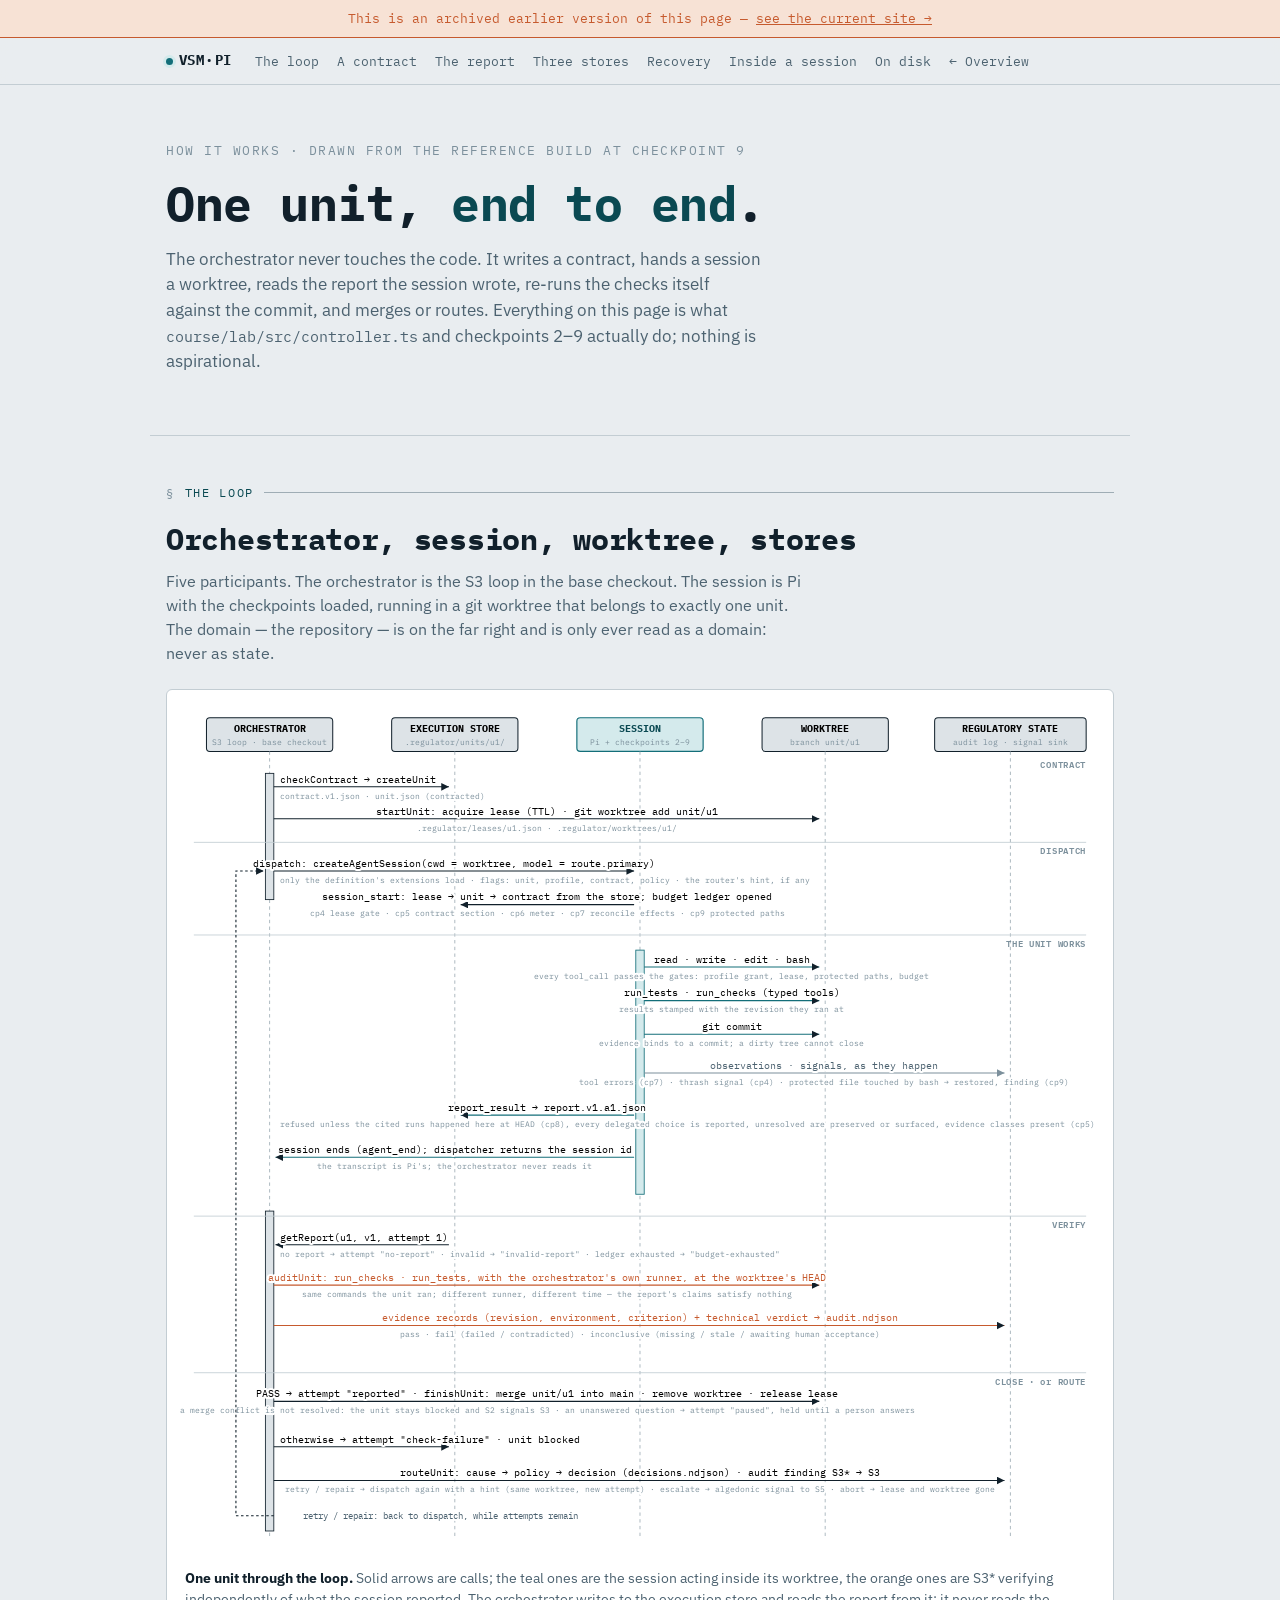
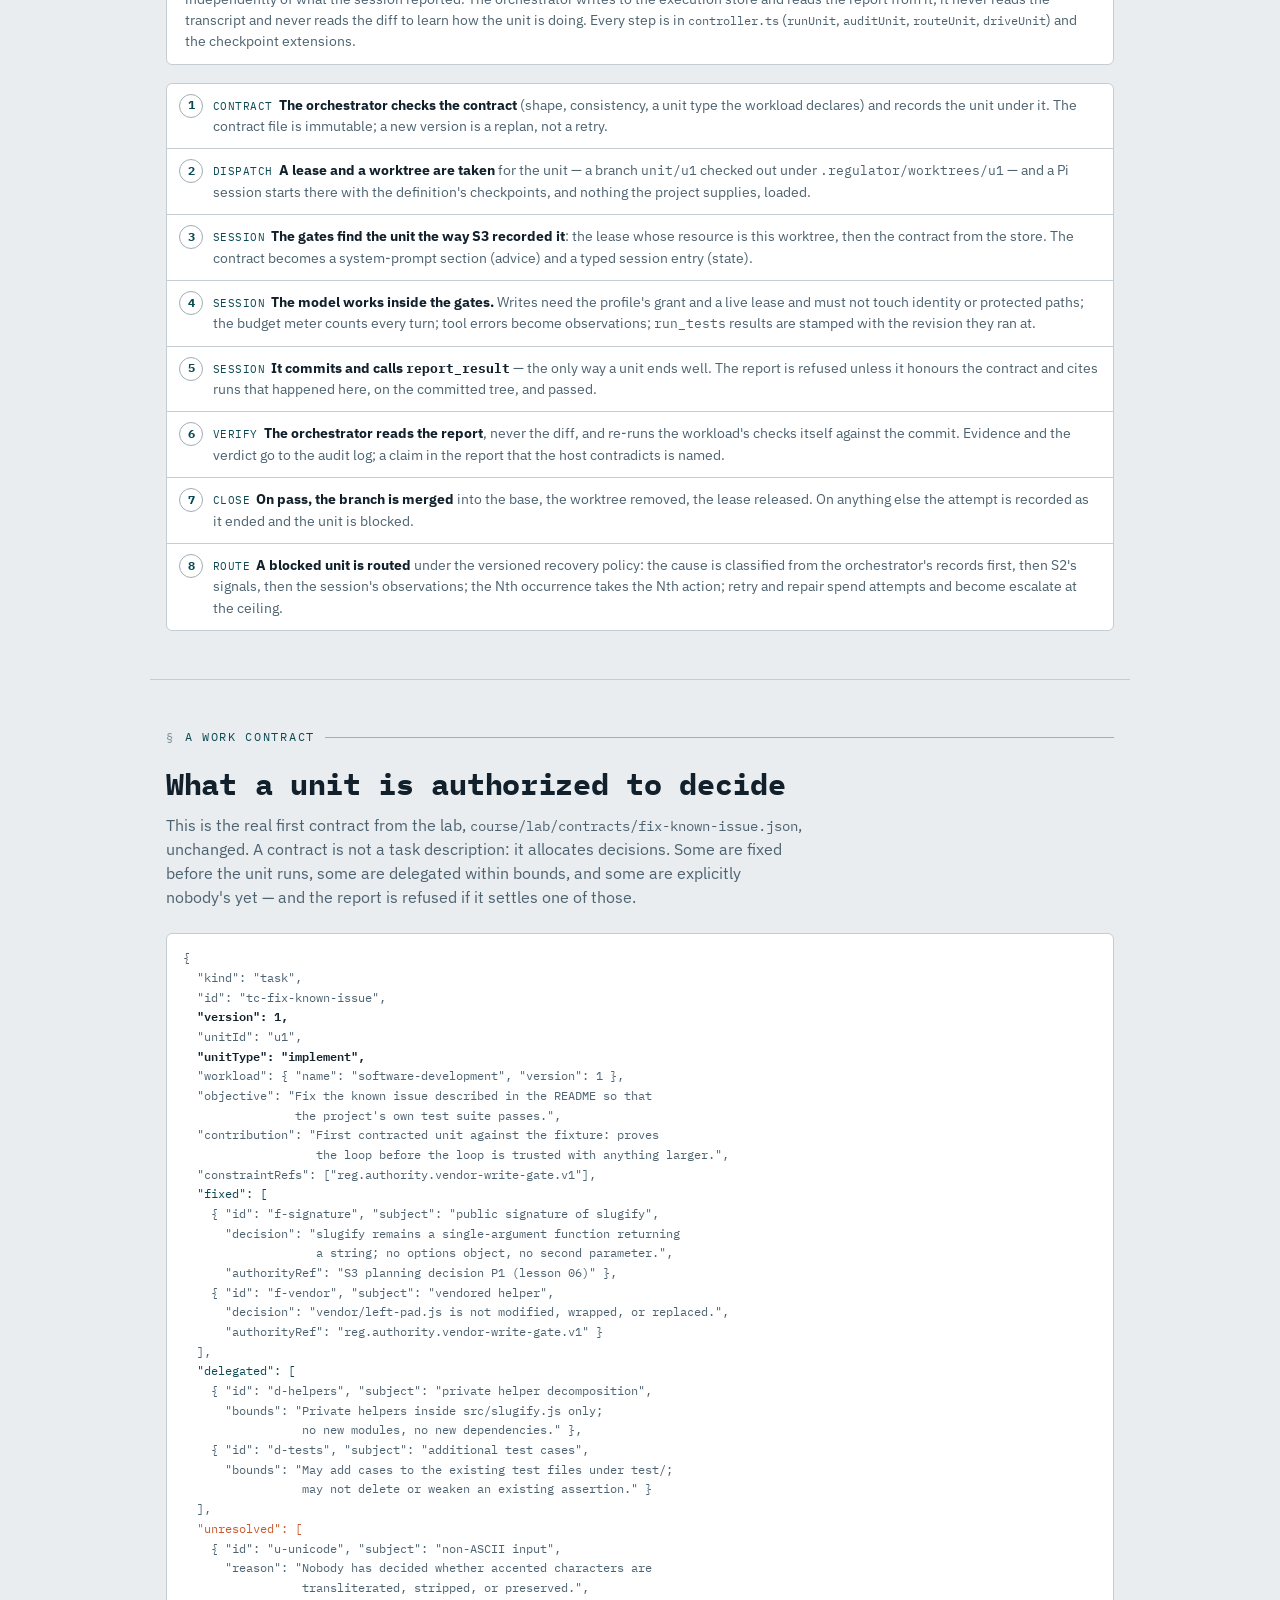
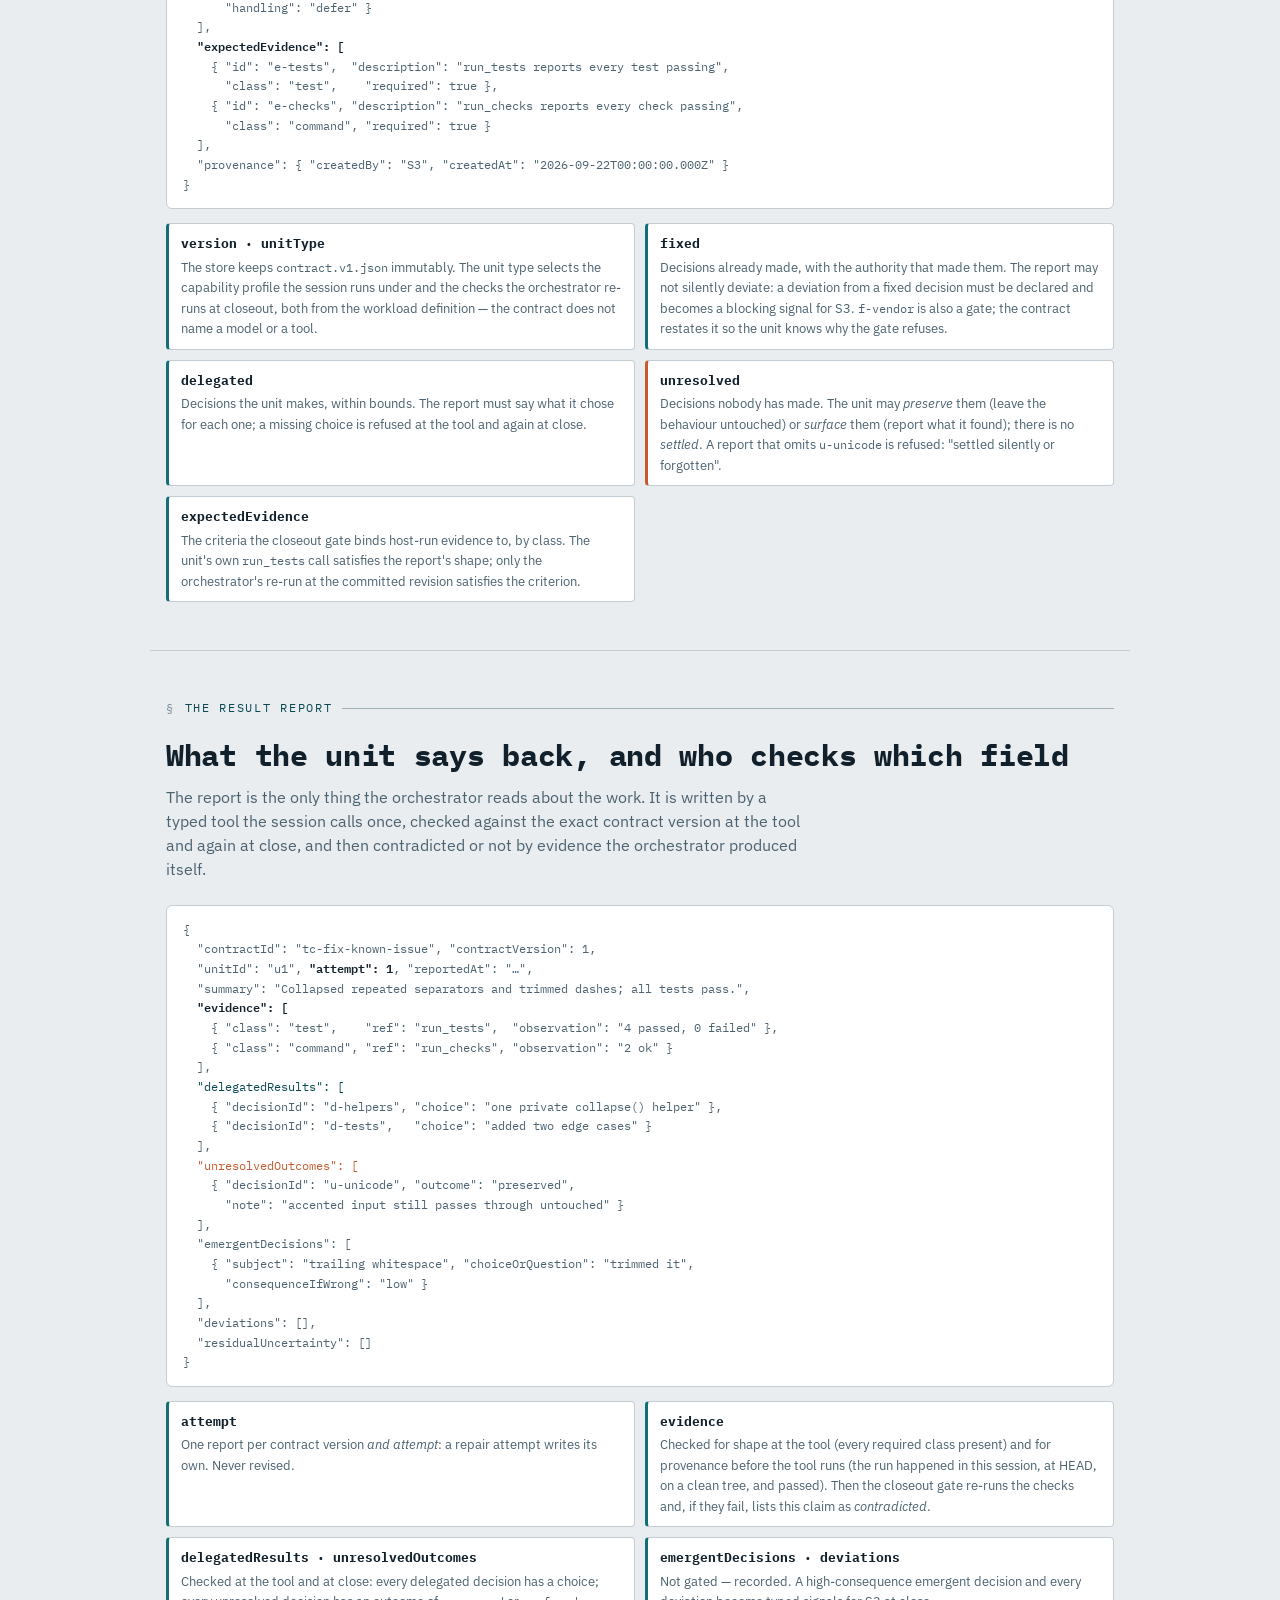
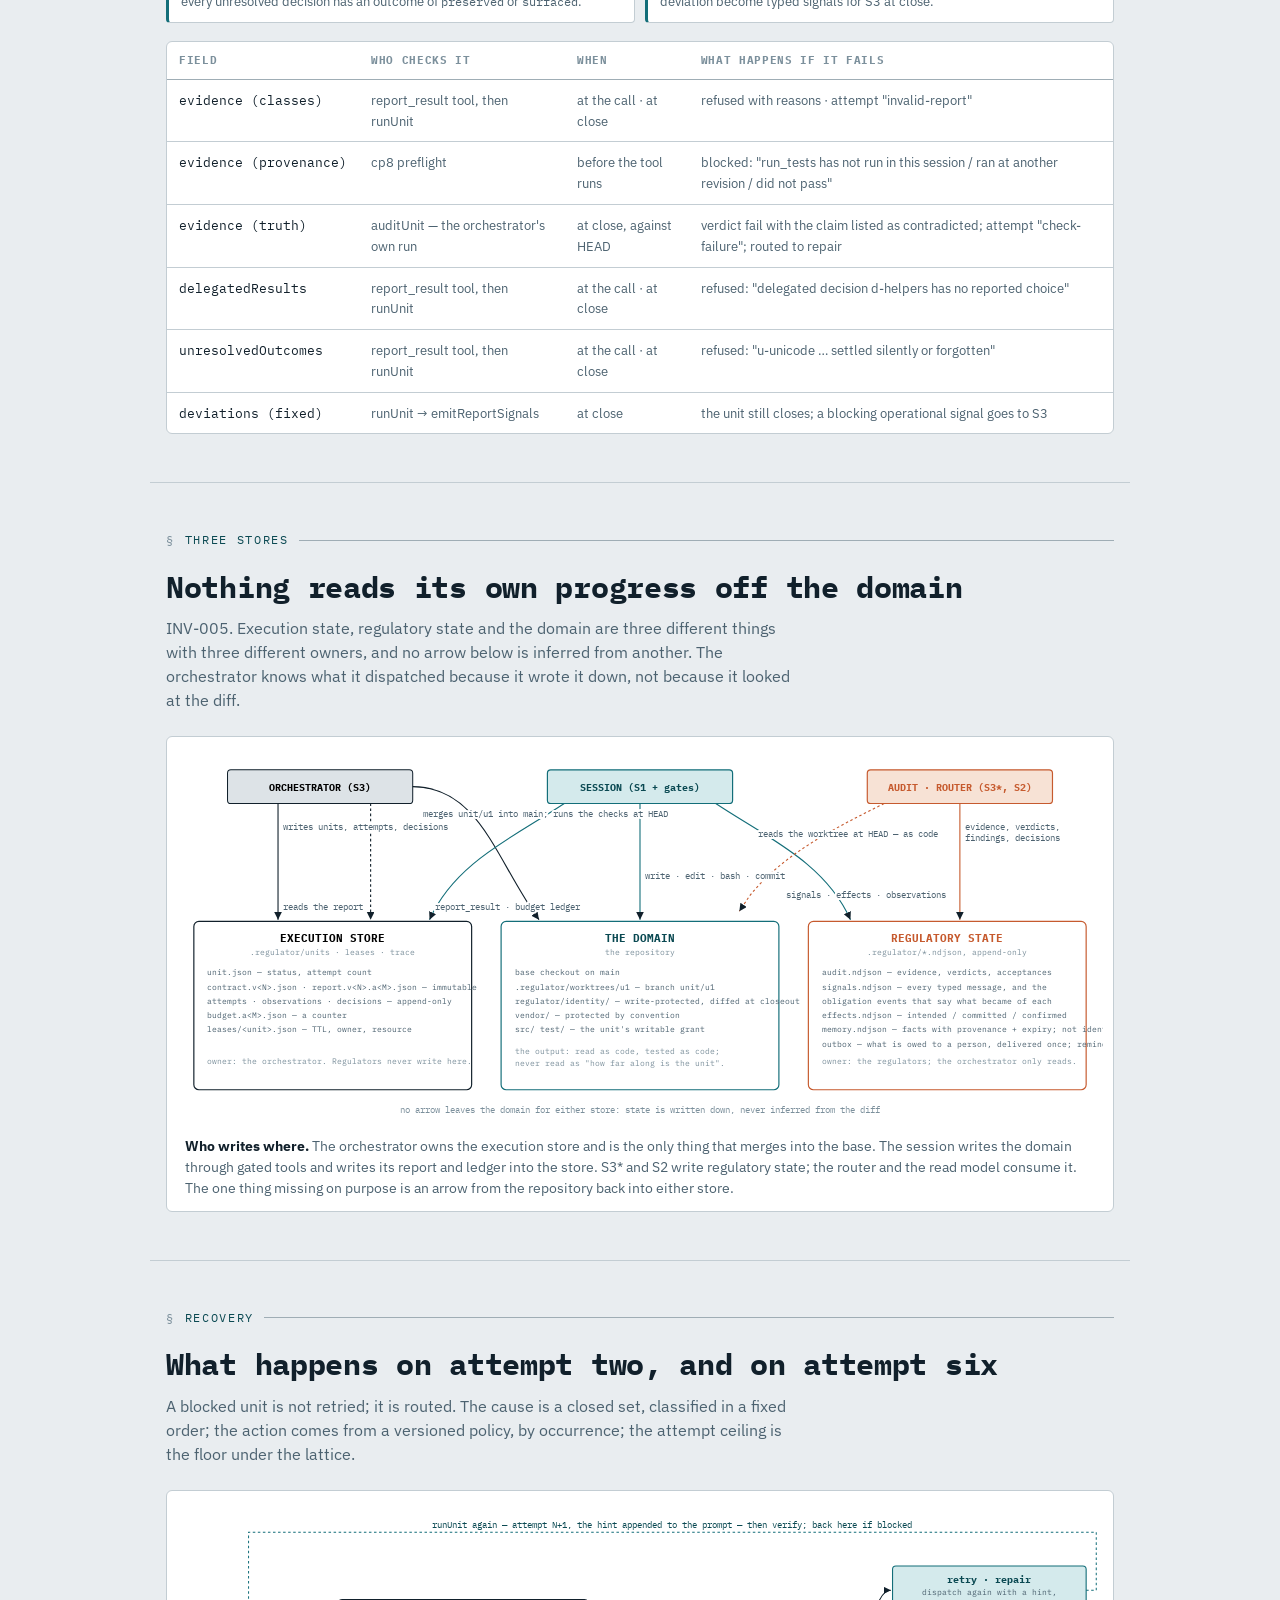
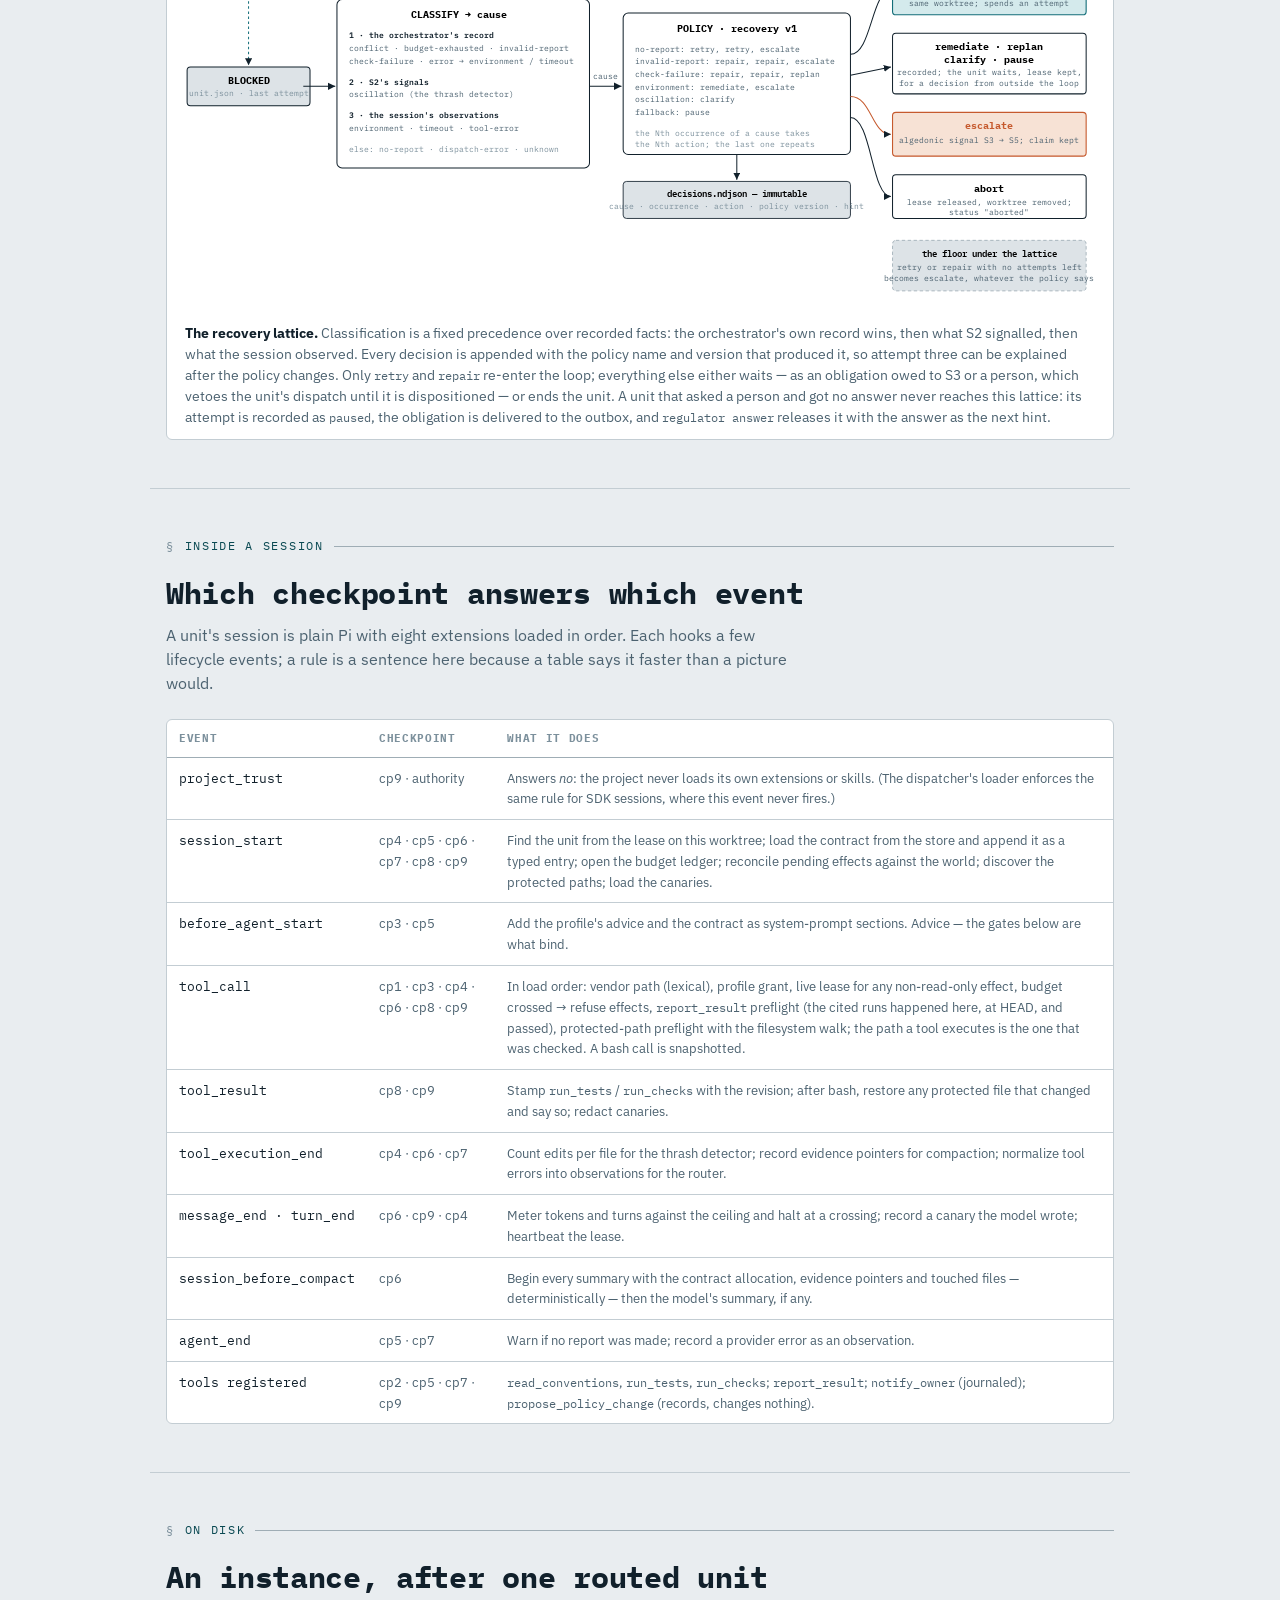
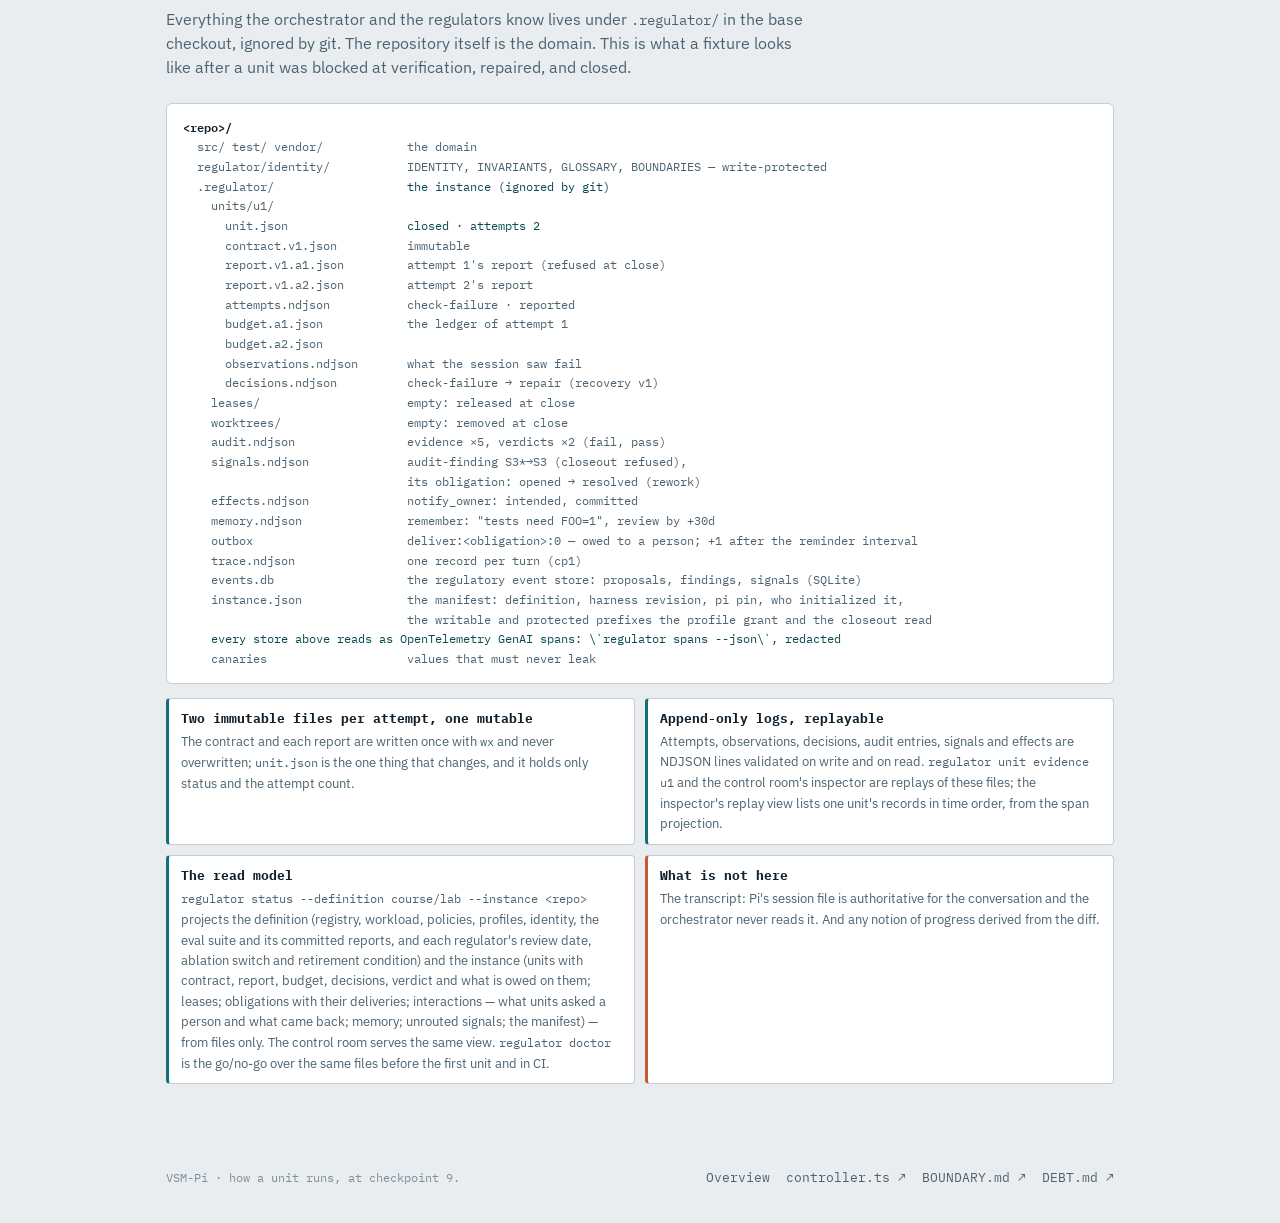
<file: site/v1/how-it-works.html>
<!doctype html>
<html lang="en">
<head>
<meta charset="utf-8">
<meta name="viewport" content="width=device-width, initial-scale=1, viewport-fit=cover">
<meta name="robots" content="noindex, follow">
<title>How a unit runs</title>
<meta name="description" content="How one unit of work runs through VSM-Pi's orchestrator: the loop, the session, the worktree, the stores, the contract, the verdict and the recovery lattice, drawn.">
<link rel="preconnect" href="https://fonts.googleapis.com">
<link rel="preconnect" href="https://fonts.gstatic.com" crossorigin>
<link href="https://fonts.googleapis.com/css2?family=IBM+Plex+Mono:wght@400;500;600;700&family=IBM+Plex+Sans:wght@400;500;600;700&display=swap" rel="stylesheet">
<style>
  *{box-sizing:border-box;}
  html,body{margin:0;padding:0;}
  :root{
    --bg:#e9edf0; --surface:#ffffff; --surface-2:#dde3e7;
    --ink:#11202b; --ink-dim:#4c6270; --ink-faint:#7c909c;
    --line:#c3cdd3; --line-strong:#9fadb5;
    --signal:#136e79; --signal-ink:#0a4952; --signal-soft:#d4eaec;
    --alarm:#c65a2e; --alarm-soft:#f7e2d5;
    --mono:'IBM Plex Mono',ui-monospace,SFMono-Regular,Menlo,monospace;
    --sans:'IBM Plex Sans',system-ui,-apple-system,Segoe UI,sans-serif;
    --radius:3px;
    color-scheme:light dark;
  }
  @media (prefers-color-scheme: dark){
    :root:not([data-theme="light"]){
      --bg:#0c1417; --surface:#121b1f; --surface-2:#182327;
      --ink:#e7edef; --ink-dim:#9fb0b6; --ink-faint:#6d8189;
      --line:#26343a; --line-strong:#3a4c53;
      --signal:#4fd6de; --signal-ink:#8fe7ec; --signal-soft:#152c30;
      --alarm:#ff8f5c; --alarm-soft:#2e1f16;
    }
  }
  :root[data-theme="dark"]{
    --bg:#0c1417; --surface:#121b1f; --surface-2:#182327;
    --ink:#e7edef; --ink-dim:#9fb0b6; --ink-faint:#6d8189;
    --line:#26343a; --line-strong:#3a4c53;
    --signal:#4fd6de; --signal-ink:#8fe7ec; --signal-soft:#152c30;
    --alarm:#ff8f5c; --alarm-soft:#2e1f16;
  }
  body{background:var(--bg);color:var(--ink);font-family:var(--sans);line-height:1.55;-webkit-font-smoothing:antialiased;}
  .wrap{max-width:980px;margin:0 auto;padding-inline:16px;}
  a{color:var(--signal-ink);}
  h1,h2,h3{font-family:var(--mono);letter-spacing:-0.01em;text-wrap:balance;}
  code,.mono{font-family:var(--mono);}
  code{font-size:.92em;}
  nav{position:sticky;top:env(safe-area-inset-top,0px);z-index:20;background:color-mix(in srgb, var(--bg) 88%, transparent);backdrop-filter:blur(8px);border-bottom:1px solid var(--line);}
  .navrow{display:flex;align-items:center;gap:24px;padding-block:12px;overflow-x:auto;}
  .navmark{font-family:var(--mono);font-weight:700;font-size:14px;letter-spacing:.02em;white-space:nowrap;display:flex;align-items:center;gap:6px;text-decoration:none;color:var(--ink);}
  .navmark .dot{width:7px;height:7px;border-radius:50%;background:var(--signal);box-shadow:0 0 0 3px var(--signal-soft);}
  .navlinks{display:flex;gap:18px;font-family:var(--mono);font-size:12.5px;white-space:nowrap;}
  .navlinks a{color:var(--ink-dim);text-decoration:none;}
  .navlinks a:hover{color:var(--signal-ink);}
  section{padding-block:48px;border-bottom:1px solid var(--line);}
  section:last-of-type{border-bottom:none;}
  .kicker{font-family:var(--mono);font-size:12px;letter-spacing:.14em;text-transform:uppercase;color:var(--signal-ink);display:flex;align-items:center;gap:10px;margin-bottom:14px;}
  .kicker::before{content:"§";color:var(--ink-faint);}
  .kicker .tick{flex:1;height:1px;background:var(--line-strong);}
  h2.title{font-size:clamp(22px,3vw,30px);margin:0 0 6px;}
  .lede{color:var(--ink-dim);max-width:64ch;font-size:15.5px;margin:0 0 24px;}
  p{max-width:70ch;}
  .hero{padding-block:56px 40px;border-bottom:1px solid var(--line);}
  .hero-eyebrow{font-family:var(--mono);font-size:12.5px;color:var(--ink-faint);letter-spacing:.12em;text-transform:uppercase;margin-bottom:18px;}
  .hero h1{font-size:clamp(30px,5vw,48px);line-height:1.05;margin:0 0 18px;font-weight:700;}
  .hero h1 .accent{color:var(--signal-ink);}
  .hero p.tag{font-size:16.5px;color:var(--ink-dim);max-width:60ch;margin:0 0 20px;}
  figure{margin:24px 0 0;background:var(--surface);border:1px solid var(--line);border-radius:6px;padding:16px 10px 12px;}
  figure svg{display:block;max-width:100%;height:auto;margin:0 auto;color:var(--ink);font-family:var(--mono);}
  figcaption{font-family:var(--sans);font-size:13.5px;color:var(--ink-dim);margin:12px 8px 0;max-width:none;}
  figcaption b{color:var(--ink);}
  .steps{counter-reset:st;list-style:none;margin:18px 0 0;padding:0;border:1px solid var(--line);border-radius:6px;background:var(--surface);}
  .steps li{counter-increment:st;position:relative;padding:11px 14px 11px 46px;border-bottom:1px solid var(--line);font-size:13.8px;color:var(--ink-dim);}
  .steps li:last-child{border-bottom:none;}
  .steps li::before{content:counter(st);position:absolute;left:12px;top:10px;font-family:var(--mono);font-weight:700;color:var(--signal-ink);font-size:12px;width:22px;height:22px;border:1px solid var(--line-strong);border-radius:50%;display:flex;align-items:center;justify-content:center;}
  .steps li b{color:var(--ink);}
  .steps li .who{font-family:var(--mono);font-size:11px;color:var(--signal-ink);letter-spacing:.04em;text-transform:uppercase;margin-right:6px;}
  pre.code{background:var(--surface);border:1px solid var(--line);border-radius:6px;padding:14px 16px;font-family:var(--mono);font-size:12.3px;line-height:1.6;color:var(--ink-dim);overflow-x:auto;margin:0;}
  pre.code b{color:var(--ink);font-weight:600;}
  pre.code i{font-style:normal;color:var(--signal-ink);}
  pre.code u{text-decoration:none;color:var(--alarm);}
  .annot{display:grid;grid-template-columns:1fr;gap:14px;align-items:start;margin-top:18px;}
  .notes{display:grid;grid-template-columns:1fr 1fr;gap:10px;}
  @media (max-width:700px){.notes{grid-template-columns:1fr;}}
  .note{border:1px solid var(--line);border-left:3px solid var(--signal);border-radius:4px;padding:10px 12px;background:var(--surface);font-size:13.2px;color:var(--ink-dim);}
  .note.alarm{border-left-color:var(--alarm);}
  .note b{color:var(--ink);font-family:var(--mono);font-size:12.5px;display:block;margin-bottom:3px;}
  table{width:100%;border-collapse:collapse;font-size:13.4px;}
  .tbl-wrap{overflow-x:auto;border:1px solid var(--line);border-radius:6px;background:var(--surface);margin-top:18px;}
  th{text-align:left;font-family:var(--mono);font-size:11px;letter-spacing:.06em;text-transform:uppercase;color:var(--ink-faint);padding:10px 12px;border-bottom:1px solid var(--line-strong);white-space:nowrap;}
  td{padding:10px 12px;border-bottom:1px solid var(--line);vertical-align:top;color:var(--ink-dim);}
  td:first-child{font-family:var(--mono);color:var(--ink);white-space:nowrap;}
  tr:last-child td{border-bottom:none;}
  .grid2{display:grid;grid-template-columns:1fr 1fr;gap:24px;}
  @media (max-width:760px){.grid2{grid-template-columns:1fr;}}
  footer{padding-block:36px;}
  .foot-row{display:flex;flex-wrap:wrap;justify-content:space-between;gap:16px;align-items:center;}
  .foot-links{display:flex;gap:16px;font-family:var(--mono);font-size:12.5px;flex-wrap:wrap;}
  .foot-links a{color:var(--ink-dim);text-decoration:none;}
  .foot-note{font-family:var(--mono);font-size:11.5px;color:var(--ink-faint);}
</style>
</head>
<body>
<div style="background:var(--alarm-soft);color:var(--alarm);border-bottom:1px solid var(--alarm);font-family:var(--mono);font-size:12.5px;text-align:center;padding:9px 16px;">
  This is an archived earlier version of this page &mdash; <a href="../index.html" style="color:var(--alarm);text-decoration:underline;">see the current site &rarr;</a>
</div>

<nav>
  <div class="wrap navrow">
    <a class="navmark" href="index.html"><span class="dot"></span>VSM&#8202;·&#8202;PI</a>
    <div class="navlinks">
      <a href="#loop">The loop</a>
      <a href="#contract">A contract</a>
      <a href="#report">The report</a>
      <a href="#stores">Three stores</a>
      <a href="#recovery">Recovery</a>
      <a href="#session">Inside a session</a>
      <a href="#disk">On disk</a>
      <a href="index.html">← Overview</a>
    </div>
  </div>
</nav>

<header class="hero wrap">
  <div class="hero-eyebrow">How it works · drawn from the reference build at checkpoint 9</div>
  <h1>One unit, <span class="accent">end to end</span>.</h1>
  <p class="tag">The orchestrator never touches the code. It writes a contract, hands a
    session a worktree, reads the report the session wrote, re-runs the checks itself
    against the commit, and merges or routes. Everything on this page is what
    <code>course/lab/src/controller.ts</code> and checkpoints 2–9 actually do; nothing is
    aspirational.</p>
</header>

<section id="loop" class="wrap">
  <div class="kicker">The loop<span class="tick"></span></div>
  <h2 class="title">Orchestrator, session, worktree, stores</h2>
  <p class="lede">Five participants. The orchestrator is the S3 loop in the base checkout.
    The session is Pi with the checkpoints loaded, running in a git worktree that belongs to
    exactly one unit. The domain — the repository — is on the far right and is only ever
    read as a domain: never as state.</p>

  <figure>
    <svg viewBox="0 0 1100 1010" role="img" aria-label="Sequence diagram of one unit through the S3 loop: the orchestrator writes the contract to the execution store, takes a lease and creates a worktree, dispatches a Pi session; the session's gates load the contract and lease, the model edits and tests inside the worktree and calls report_result, which is checked and written to the store; the orchestrator reads the report, re-runs the checks itself against the worktree's commit, writes evidence and a verdict to the audit log, and on pass merges the branch and releases the lease; on any other verdict it records a check-failure attempt and routes under the recovery policy.">
      <defs>
        <marker id="ah" markerWidth="8" markerHeight="8" refX="7" refY="3.5" orient="auto"><path d="M0,0 L7,3.5 L0,7 Z" fill="currentColor"/></marker>
        <marker id="ah-ret" markerWidth="8" markerHeight="8" refX="7" refY="3.5" orient="auto"><path d="M0,0 L7,3.5 L0,7 Z" fill="var(--ink-faint)"/></marker>
      </defs>
      <!-- lane heads -->
      <g font-size="12" font-weight="700" text-anchor="middle">
        <rect x="35" y="14" width="150" height="40" rx="4" fill="var(--surface-2)" stroke="currentColor" stroke-width="1.2"/>
        <text x="110" y="31">ORCHESTRATOR</text>
        <text x="110" y="46" font-size="10" font-weight="400" fill="var(--ink-faint)">S3 loop · base checkout</text>
        <rect x="255" y="14" width="150" height="40" rx="4" fill="var(--surface-2)" stroke="currentColor" stroke-width="1.2"/>
        <text x="330" y="31">EXECUTION STORE</text>
        <text x="330" y="46" font-size="10" font-weight="400" fill="var(--ink-faint)">.regulator/units/u1/</text>
        <rect x="475" y="14" width="150" height="40" rx="4" fill="var(--signal-soft)" stroke="var(--signal)" stroke-width="1.4"/>
        <text x="550" y="31" fill="var(--signal-ink)">SESSION</text>
        <text x="550" y="46" font-size="10" font-weight="400" fill="var(--ink-faint)">Pi + checkpoints 2–9</text>
        <rect x="695" y="14" width="150" height="40" rx="4" fill="var(--surface-2)" stroke="currentColor" stroke-width="1.2"/>
        <text x="770" y="31">WORKTREE</text>
        <text x="770" y="46" font-size="10" font-weight="400" fill="var(--ink-faint)">branch unit/u1</text>
        <rect x="900" y="14" width="180" height="40" rx="4" fill="var(--surface-2)" stroke="currentColor" stroke-width="1.2"/>
        <text x="990" y="31">REGULATORY STATE</text>
        <text x="990" y="46" font-size="10" font-weight="400" fill="var(--ink-faint)">audit log · signal sink</text>
      </g>
      <!-- lifelines -->
      <g stroke="var(--line-strong)" stroke-width="1" stroke-dasharray="4 4">
        <line x1="110" y1="54" x2="110" y2="990"/>
        <line x1="330" y1="54" x2="330" y2="990"/>
        <line x1="550" y1="54" x2="550" y2="990"/>
        <line x1="770" y1="54" x2="770" y2="990"/>
        <line x1="990" y1="54" x2="990" y2="990"/>
      </g>
      <!-- activation bars -->
      <rect x="105" y="80" width="10" height="150" fill="var(--surface-2)" stroke="currentColor" stroke-width="1"/>
      <rect x="545" y="290" width="10" height="290" fill="var(--signal-soft)" stroke="var(--signal)" stroke-width="1"/>
      <rect x="105" y="600" width="10" height="380" fill="var(--surface-2)" stroke="currentColor" stroke-width="1"/>

      <!-- phase bands -->
      <g font-size="10.5" fill="var(--ink-faint)" font-weight="600" letter-spacing=".08em">
        <text x="1080" y="74" text-anchor="end">CONTRACT</text>
        <text x="1080" y="176" text-anchor="end">DISPATCH</text>
        <text x="1080" y="286" text-anchor="end">THE UNIT WORKS</text>
        <text x="1080" y="620" text-anchor="end">VERIFY</text>
        <text x="1080" y="806" text-anchor="end">CLOSE · or ROUTE</text>
      </g>
      <g stroke="var(--line)" stroke-width="1">
        <line x1="20" y1="162" x2="1080" y2="162"/>
        <line x1="20" y1="272" x2="1080" y2="272"/>
        <line x1="20" y1="606" x2="1080" y2="606"/>
        <line x1="20" y1="792" x2="1080" y2="792"/>
      </g>

      <!-- messages: font-size 11.5 -->
      <g font-size="11.5" stroke-width="1.3">
        <!-- contract -->
        <line x1="115" y1="96" x2="323" y2="96" stroke="currentColor" marker-end="url(#ah)"/>
        <text paint-order="stroke" stroke="var(--surface)" stroke-width="5" stroke-linejoin="round" x="122" y="91" text-anchor="start">checkContract → createUnit</text>
        <text paint-order="stroke" stroke="var(--surface)" stroke-width="5" stroke-linejoin="round" x="122" y="110" text-anchor="start" font-size="10" fill="var(--ink-faint)">contract.v1.json · unit.json (contracted)</text>
        <line x1="115" y1="134" x2="763" y2="134" stroke="currentColor" marker-end="url(#ah)"/>
        <text paint-order="stroke" stroke="var(--surface)" stroke-width="5" stroke-linejoin="round" x="440" y="129" text-anchor="middle">startUnit: acquire lease (TTL) · git worktree add unit/u1</text>
        <text paint-order="stroke" stroke="var(--surface)" stroke-width="5" stroke-linejoin="round" x="440" y="148" text-anchor="middle" font-size="10" fill="var(--ink-faint)">.regulator/leases/u1.json · .regulator/worktrees/u1/</text>
        <!-- dispatch -->
        <line x1="115" y1="196" x2="543" y2="196" stroke="currentColor" marker-end="url(#ah)"/>
        <text paint-order="stroke" stroke="var(--surface)" stroke-width="5" stroke-linejoin="round" x="329" y="191" text-anchor="middle">dispatch: createAgentSession(cwd = worktree, model = route.primary)</text>
        <text paint-order="stroke" stroke="var(--surface)" stroke-width="5" stroke-linejoin="round" x="122" y="210" text-anchor="start" font-size="10" fill="var(--ink-faint)">only the definition's extensions load · flags: unit, profile, contract, policy · the router's hint, if any</text>
        <line x1="543" y1="236" x2="337" y2="236" stroke="currentColor" marker-end="url(#ah)"/>
        <text paint-order="stroke" stroke="var(--surface)" stroke-width="5" stroke-linejoin="round" x="440" y="231" text-anchor="middle">session_start: lease → unit → contract from the store; budget ledger opened</text>
        <text paint-order="stroke" stroke="var(--surface)" stroke-width="5" stroke-linejoin="round" x="440" y="250" text-anchor="middle" font-size="10" fill="var(--ink-faint)">cp4 lease gate · cp5 contract section · cp6 meter · cp7 reconcile effects · cp9 protected paths</text>
        <!-- the unit works -->
        <line x1="555" y1="310" x2="763" y2="310" stroke="var(--signal)" marker-end="url(#ah)"/>
        <text paint-order="stroke" stroke="var(--surface)" stroke-width="5" stroke-linejoin="round" x="659" y="305" text-anchor="middle">read · write · edit · bash</text>
        <text paint-order="stroke" stroke="var(--surface)" stroke-width="5" stroke-linejoin="round" x="659" y="324" text-anchor="middle" font-size="10" fill="var(--ink-faint)">every tool_call passes the gates: profile grant, lease, protected paths, budget</text>
        <line x1="555" y1="350" x2="763" y2="350" stroke="var(--signal)" marker-end="url(#ah)"/>
        <text paint-order="stroke" stroke="var(--surface)" stroke-width="5" stroke-linejoin="round" x="659" y="345" text-anchor="middle">run_tests · run_checks (typed tools)</text>
        <text paint-order="stroke" stroke="var(--surface)" stroke-width="5" stroke-linejoin="round" x="659" y="364" text-anchor="middle" font-size="10" fill="var(--ink-faint)">results stamped with the revision they ran at</text>
        <line x1="555" y1="390" x2="763" y2="390" stroke="var(--signal)" marker-end="url(#ah)"/>
        <text paint-order="stroke" stroke="var(--surface)" stroke-width="5" stroke-linejoin="round" x="659" y="385" text-anchor="middle">git commit</text>
        <text paint-order="stroke" stroke="var(--surface)" stroke-width="5" stroke-linejoin="round" x="659" y="404" text-anchor="middle" font-size="10" fill="var(--ink-faint)">evidence binds to a commit; a dirty tree cannot close</text>
        <line x1="555" y1="436" x2="983" y2="436" stroke="var(--ink-faint)" marker-end="url(#ah-ret)"/>
        <text paint-order="stroke" stroke="var(--surface)" stroke-width="5" stroke-linejoin="round" x="769" y="431" text-anchor="middle" fill="var(--ink-dim)">observations · signals, as they happen</text>
        <text paint-order="stroke" stroke="var(--surface)" stroke-width="5" stroke-linejoin="round" x="769" y="450" text-anchor="middle" font-size="10" fill="var(--ink-faint)">tool errors (cp7) · thrash signal (cp4) · protected file touched by bash → restored, finding (cp9)</text>
        <line x1="543" y1="486" x2="337" y2="486" stroke="var(--signal)" marker-end="url(#ah)"/>
        <text paint-order="stroke" stroke="var(--surface)" stroke-width="5" stroke-linejoin="round" x="440" y="481" text-anchor="middle">report_result → report.v1.a1.json</text>
        <text paint-order="stroke" stroke="var(--surface)" stroke-width="5" stroke-linejoin="round" x="122" y="500" text-anchor="start" font-size="10" fill="var(--ink-faint)">refused unless the cited runs happened here at HEAD (cp8), every delegated choice is reported, unresolved are preserved or surfaced, evidence classes present (cp5)</text>
        <line x1="543" y1="536" x2="117" y2="536" stroke="var(--signal)" marker-end="url(#ah)"/>
        <text paint-order="stroke" stroke="var(--surface)" stroke-width="5" stroke-linejoin="round" x="330" y="531" text-anchor="middle">session ends (agent_end); dispatcher returns the session id</text>
        <text paint-order="stroke" stroke="var(--surface)" stroke-width="5" stroke-linejoin="round" x="330" y="550" text-anchor="middle" font-size="10" fill="var(--ink-faint)">the transcript is Pi's; the orchestrator never reads it</text>
        <!-- verify -->
        <line x1="323" y1="640" x2="117" y2="640" stroke="currentColor" marker-end="url(#ah)"/>
        <text paint-order="stroke" stroke="var(--surface)" stroke-width="5" stroke-linejoin="round" x="122" y="635" text-anchor="start">getReport(u1, v1, attempt 1)</text>
        <text paint-order="stroke" stroke="var(--surface)" stroke-width="5" stroke-linejoin="round" x="122" y="654" text-anchor="start" font-size="10" fill="var(--ink-faint)">no report → attempt "no-report" · invalid → "invalid-report" · ledger exhausted → "budget-exhausted"</text>
        <line x1="115" y1="688" x2="763" y2="688" stroke="var(--alarm)" marker-end="url(#ah)"/>
        <text paint-order="stroke" stroke="var(--surface)" stroke-width="5" stroke-linejoin="round" x="440" y="683" text-anchor="middle" fill="var(--alarm)">auditUnit: run_checks · run_tests, with the orchestrator's own runner, at the worktree's HEAD</text>
        <text paint-order="stroke" stroke="var(--surface)" stroke-width="5" stroke-linejoin="round" x="440" y="702" text-anchor="middle" font-size="10" fill="var(--ink-faint)">same commands the unit ran; different runner, different time — the report's claims satisfy nothing</text>
        <line x1="115" y1="736" x2="983" y2="736" stroke="var(--alarm)" marker-end="url(#ah)"/>
        <text paint-order="stroke" stroke="var(--surface)" stroke-width="5" stroke-linejoin="round" x="550" y="731" text-anchor="middle" fill="var(--alarm)">evidence records (revision, environment, criterion) + technical verdict → audit.ndjson</text>
        <text paint-order="stroke" stroke="var(--surface)" stroke-width="5" stroke-linejoin="round" x="550" y="750" text-anchor="middle" font-size="10" fill="var(--ink-faint)">pass · fail (failed / contradicted) · inconclusive (missing / stale / awaiting human acceptance)</text>
        <!-- close or route -->
        <line x1="115" y1="826" x2="763" y2="826" stroke="currentColor" marker-end="url(#ah)"/>
        <text paint-order="stroke" stroke="var(--surface)" stroke-width="5" stroke-linejoin="round" x="440" y="821" text-anchor="middle">PASS → attempt "reported" · finishUnit: merge unit/u1 into main · remove worktree · release lease</text>
        <text paint-order="stroke" stroke="var(--surface)" stroke-width="5" stroke-linejoin="round" x="440" y="840" text-anchor="middle" font-size="10" fill="var(--ink-faint)">a merge conflict is not resolved: the unit stays blocked and S2 signals S3 · an unanswered question → attempt "paused", held until a person answers</text>
        <line x1="115" y1="880" x2="323" y2="880" stroke="currentColor" marker-end="url(#ah)"/>
        <text paint-order="stroke" stroke="var(--surface)" stroke-width="5" stroke-linejoin="round" x="122" y="875" text-anchor="start">otherwise → attempt "check-failure" · unit blocked</text>
        <line x1="115" y1="920" x2="983" y2="920" stroke="currentColor" marker-end="url(#ah)"/>
        <text paint-order="stroke" stroke="var(--surface)" stroke-width="5" stroke-linejoin="round" x="550" y="915" text-anchor="middle">routeUnit: cause → policy → decision (decisions.ndjson) · audit finding S3* → S3</text>
        <text paint-order="stroke" stroke="var(--surface)" stroke-width="5" stroke-linejoin="round" x="550" y="934" text-anchor="middle" font-size="10" fill="var(--ink-faint)">retry / repair → dispatch again with a hint (same worktree, new attempt) · escalate → algedonic signal to S5 · abort → lease and worktree gone</text>
        <path d="M 115 962 L 70 962 L 70 196 L 103 196" fill="none" stroke="currentColor" stroke-width="1.3" stroke-dasharray="3 3" marker-end="url(#ah)"/>
        <text paint-order="stroke" stroke="var(--surface)" stroke-width="5" stroke-linejoin="round" x="150" y="966" text-anchor="start" font-size="10.5" fill="var(--ink-dim)">retry / repair: back to dispatch, while attempts remain</text>
      </g>
    </svg>
    <figcaption><b>One unit through the loop.</b> Solid arrows are calls; the teal ones are the session acting inside its worktree, the orange ones are S3* verifying independently of what the session reported. The orchestrator writes to the execution store and reads the report from it; it never reads the transcript and never reads the diff to learn how the unit is doing. Every step is in <code>controller.ts</code> (<code>runUnit</code>, <code>auditUnit</code>, <code>routeUnit</code>, <code>driveUnit</code>) and the checkpoint extensions.</figcaption>
  </figure>

  <ol class="steps">
    <li><span class="who">Contract</span><b>The orchestrator checks the contract</b> (shape, consistency, a unit type the workload declares) and records the unit under it. The contract file is immutable; a new version is a replan, not a retry.</li>
    <li><span class="who">Dispatch</span><b>A lease and a worktree are taken</b> for the unit — a branch <code>unit/u1</code> checked out under <code>.regulator/worktrees/u1</code> — and a Pi session starts there with the definition's checkpoints, and nothing the project supplies, loaded.</li>
    <li><span class="who">Session</span><b>The gates find the unit the way S3 recorded it</b>: the lease whose resource is this worktree, then the contract from the store. The contract becomes a system-prompt section (advice) and a typed session entry (state).</li>
    <li><span class="who">Session</span><b>The model works inside the gates.</b> Writes need the profile's grant and a live lease and must not touch identity or protected paths; the budget meter counts every turn; tool errors become observations; <code>run_tests</code> results are stamped with the revision they ran at.</li>
    <li><span class="who">Session</span><b>It commits and calls <code>report_result</code></b> — the only way a unit ends well. The report is refused unless it honours the contract and cites runs that happened here, on the committed tree, and passed.</li>
    <li><span class="who">Verify</span><b>The orchestrator reads the report</b>, never the diff, and re-runs the workload's checks itself against the commit. Evidence and the verdict go to the audit log; a claim in the report that the host contradicts is named.</li>
    <li><span class="who">Close</span><b>On pass, the branch is merged</b> into the base, the worktree removed, the lease released. On anything else the attempt is recorded as it ended and the unit is blocked.</li>
    <li><span class="who">Route</span><b>A blocked unit is routed</b> under the versioned recovery policy: the cause is classified from the orchestrator's records first, then S2's signals, then the session's observations; the Nth occurrence takes the Nth action; retry and repair spend attempts and become escalate at the ceiling.</li>
  </ol>
</section>

<section id="contract" class="wrap">
  <div class="kicker">A work contract<span class="tick"></span></div>
  <h2 class="title">What a unit is authorized to decide</h2>
  <p class="lede">This is the real first contract from the lab, <code>course/lab/contracts/fix-known-issue.json</code>,
    unchanged. A contract is not a task description: it allocates decisions. Some are fixed
    before the unit runs, some are delegated within bounds, and some are explicitly nobody's
    yet — and the report is refused if it settles one of those.</p>

  <div class="annot">
    <pre class="code">{
  "kind": "task",
  "id": "tc-fix-known-issue",
  <b>"version": 1,</b>
  "unitId": "u1",
  <b>"unitType": "implement",</b>
  "workload": { "name": "software-development", "version": 1 },
  "objective": "Fix the known issue described in the README so that
                the project's own test suite passes.",
  "contribution": "First contracted unit against the fixture: proves
                   the loop before the loop is trusted with anything larger.",
  "constraintRefs": ["reg.authority.vendor-write-gate.v1"],
  <i>"fixed": [</i>
    { "id": "f-signature", "subject": "public signature of slugify",
      "decision": "slugify remains a single-argument function returning
                   a string; no options object, no second parameter.",
      "authorityRef": "S3 planning decision P1 (lesson 06)" },
    { "id": "f-vendor", "subject": "vendored helper",
      "decision": "vendor/left-pad.js is not modified, wrapped, or replaced.",
      "authorityRef": "reg.authority.vendor-write-gate.v1" }
  ],
  <i>"delegated": [</i>
    { "id": "d-helpers", "subject": "private helper decomposition",
      "bounds": "Private helpers inside src/slugify.js only;
                 no new modules, no new dependencies." },
    { "id": "d-tests", "subject": "additional test cases",
      "bounds": "May add cases to the existing test files under test/;
                 may not delete or weaken an existing assertion." }
  ],
  <u>"unresolved": [</u>
    { "id": "u-unicode", "subject": "non-ASCII input",
      "reason": "Nobody has decided whether accented characters are
                 transliterated, stripped, or preserved.",
      "handling": "defer" }
  ],
  <b>"expectedEvidence": [</b>
    { "id": "e-tests",  "description": "run_tests reports every test passing",
      "class": "test",    "required": true },
    { "id": "e-checks", "description": "run_checks reports every check passing",
      "class": "command", "required": true }
  ],
  "provenance": { "createdBy": "S3", "createdAt": "2026-09-22T00:00:00.000Z" }
}</pre>
    <div class="notes">
      <div class="note"><b>version · unitType</b>The store keeps <code>contract.v1.json</code> immutably. The unit type selects the capability profile the session runs under and the checks the orchestrator re-runs at closeout, both from the workload definition — the contract does not name a model or a tool.</div>
      <div class="note"><b>fixed</b>Decisions already made, with the authority that made them. The report may not silently deviate: a deviation from a fixed decision must be declared and becomes a blocking signal for S3. <code>f-vendor</code> is also a gate; the contract restates it so the unit knows why the gate refuses.</div>
      <div class="note"><b>delegated</b>Decisions the unit makes, within bounds. The report must say what it chose for each one; a missing choice is refused at the tool and again at close.</div>
      <div class="note alarm"><b>unresolved</b>Decisions nobody has made. The unit may <em>preserve</em> them (leave the behaviour untouched) or <em>surface</em> them (report what it found); there is no <em>settled</em>. A report that omits <code>u-unicode</code> is refused: "settled silently or forgotten".</div>
      <div class="note"><b>expectedEvidence</b>The criteria the closeout gate binds host-run evidence to, by class. The unit's own <code>run_tests</code> call satisfies the report's shape; only the orchestrator's re-run at the committed revision satisfies the criterion.</div>
    </div>
  </div>
</section>

<section id="report" class="wrap">
  <div class="kicker">The result report<span class="tick"></span></div>
  <h2 class="title">What the unit says back, and who checks which field</h2>
  <p class="lede">The report is the only thing the orchestrator reads about the work. It is
    written by a typed tool the session calls once, checked against the exact contract
    version at the tool and again at close, and then contradicted or not by evidence the
    orchestrator produced itself.</p>

  <div class="annot">
    <pre class="code">{
  "contractId": "tc-fix-known-issue", "contractVersion": 1,
  "unitId": "u1", <b>"attempt": 1</b>, "reportedAt": "…",
  "summary": "Collapsed repeated separators and trimmed dashes; all tests pass.",
  <b>"evidence": [</b>
    { "class": "test",    "ref": "run_tests",  "observation": "4 passed, 0 failed" },
    { "class": "command", "ref": "run_checks", "observation": "2 ok" }
  ],
  <i>"delegatedResults": [</i>
    { "decisionId": "d-helpers", "choice": "one private collapse() helper" },
    { "decisionId": "d-tests",   "choice": "added two edge cases" }
  ],
  <u>"unresolvedOutcomes": [</u>
    { "decisionId": "u-unicode", "outcome": "preserved",
      "note": "accented input still passes through untouched" }
  ],
  "emergentDecisions": [
    { "subject": "trailing whitespace", "choiceOrQuestion": "trimmed it",
      "consequenceIfWrong": "low" }
  ],
  "deviations": [],
  "residualUncertainty": []
}</pre>
    <div class="notes">
      <div class="note"><b>attempt</b>One report per contract version <em>and attempt</em>: a repair attempt writes its own. Never revised.</div>
      <div class="note"><b>evidence</b>Checked for shape at the tool (every required class present) and for provenance before the tool runs (the run happened in this session, at HEAD, on a clean tree, and passed). Then the closeout gate re-runs the checks and, if they fail, lists this claim as <em>contradicted</em>.</div>
      <div class="note"><b>delegatedResults · unresolvedOutcomes</b>Checked at the tool and at close: every delegated decision has a choice; every unresolved decision has an outcome of <code>preserved</code> or <code>surfaced</code>.</div>
      <div class="note"><b>emergentDecisions · deviations</b>Not gated — recorded. A high-consequence emergent decision and every deviation become typed signals for S3 at close.</div>
    </div>
  </div>

  <div class="tbl-wrap">
    <table>
      <thead><tr><th>Field</th><th>Who checks it</th><th>When</th><th>What happens if it fails</th></tr></thead>
      <tbody>
        <tr><td>evidence (classes)</td><td>report_result tool, then runUnit</td><td>at the call · at close</td><td>refused with reasons · attempt "invalid-report"</td></tr>
        <tr><td>evidence (provenance)</td><td>cp8 preflight</td><td>before the tool runs</td><td>blocked: "run_tests has not run in this session / ran at another revision / did not pass"</td></tr>
        <tr><td>evidence (truth)</td><td>auditUnit — the orchestrator's own run</td><td>at close, against HEAD</td><td>verdict fail with the claim listed as contradicted; attempt "check-failure"; routed to repair</td></tr>
        <tr><td>delegatedResults</td><td>report_result tool, then runUnit</td><td>at the call · at close</td><td>refused: "delegated decision d-helpers has no reported choice"</td></tr>
        <tr><td>unresolvedOutcomes</td><td>report_result tool, then runUnit</td><td>at the call · at close</td><td>refused: "u-unicode … settled silently or forgotten"</td></tr>
        <tr><td>deviations (fixed)</td><td>runUnit → emitReportSignals</td><td>at close</td><td>the unit still closes; a blocking operational signal goes to S3</td></tr>
      </tbody>
    </table>
  </div>
</section>

<section id="stores" class="wrap">
  <div class="kicker">Three stores<span class="tick"></span></div>
  <h2 class="title">Nothing reads its own progress off the domain</h2>
  <p class="lede">INV-005. Execution state, regulatory state and the domain are three
    different things with three different owners, and no arrow below is inferred from
    another. The orchestrator knows what it dispatched because it wrote it down, not
    because it looked at the diff.</p>

  <figure>
    <svg viewBox="0 0 1100 440" role="img" aria-label="Three stores. Left: the execution store, owned by the orchestrator, holding units, contracts, reports, attempts, budgets, observations, decisions and leases. Centre: the domain, the repository with a base checkout and one worktree per unit, written by the session's tools and merged by the orchestrator. Right: regulatory state, the audit log and the signal sink, written by S3-star and S2 and read by the router and the read model. Arrows show who writes and reads each; no arrow goes from the domain to either store.">
      <defs><marker id="ah2" markerWidth="8" markerHeight="8" refX="7" refY="3.5" orient="auto"><path d="M0,0 L7,3.5 L0,7 Z" fill="currentColor"/></marker></defs>
      <g font-size="12" font-weight="700" text-anchor="middle">
        <rect x="60" y="20" width="220" height="40" rx="4" fill="var(--surface-2)" stroke="currentColor" stroke-width="1.2"/>
        <text x="170" y="45">ORCHESTRATOR (S3)</text>
        <rect x="440" y="20" width="220" height="40" rx="4" fill="var(--signal-soft)" stroke="var(--signal)" stroke-width="1.4"/>
        <text x="550" y="45" fill="var(--signal-ink)">SESSION (S1 + gates)</text>
        <rect x="820" y="20" width="220" height="40" rx="4" fill="var(--alarm-soft)" stroke="var(--alarm)" stroke-width="1.4"/>
        <text x="930" y="45" fill="var(--alarm)">AUDIT · ROUTER (S3*, S2)</text>
      </g>
      <g font-size="11.5">
        <rect x="20" y="200" width="330" height="200" rx="6" fill="var(--surface)" stroke="currentColor" stroke-width="1.4"/>
        <text x="185" y="224" text-anchor="middle" font-weight="700" font-size="12.5">EXECUTION STORE</text>
        <text x="185" y="240" text-anchor="middle" font-size="10" fill="var(--ink-faint)">.regulator/units · leases · trace</text>
        <g fill="var(--ink-dim)" font-size="9.5">
          <text x="36" y="264">unit.json — status, attempt count</text>
          <text x="36" y="281">contract.v&lt;N&gt;.json · report.v&lt;N&gt;.a&lt;M&gt;.json — immutable</text>
          <text x="36" y="298">attempts · observations · decisions — append-only</text>
          <text x="36" y="315">budget.a&lt;M&gt;.json — a counter</text>
          <text x="36" y="332">leases/&lt;unit&gt;.json — TTL, owner, resource</text>
          <text x="36" y="370" font-size="10" fill="var(--ink-faint)">owner: the orchestrator. Regulators never write here.</text>
        </g>
        <rect x="385" y="200" width="330" height="200" rx="6" fill="var(--surface)" stroke="var(--signal)" stroke-width="1.4"/>
        <text x="550" y="224" text-anchor="middle" font-weight="700" font-size="12.5" fill="var(--signal-ink)">THE DOMAIN</text>
        <text x="550" y="240" text-anchor="middle" font-size="10" fill="var(--ink-faint)">the repository</text>
        <g fill="var(--ink-dim)" font-size="9.5">
          <text x="401" y="264">base checkout on main</text>
          <text x="401" y="281">.regulator/worktrees/u1 — branch unit/u1</text>
          <text x="401" y="298">regulator/identity/ — write-protected, diffed at closeout</text>
          <text x="401" y="315">vendor/ — protected by convention</text>
          <text x="401" y="332">src/ test/ — the unit's writable grant</text>
          <text x="401" y="358" font-size="10" fill="var(--ink-faint)">the output: read as code, tested as code;</text>
          <text x="401" y="372" font-size="10" fill="var(--ink-faint)">never read as "how far along is the unit".</text>
        </g>
        <rect x="750" y="200" width="330" height="200" rx="6" fill="var(--surface)" stroke="var(--alarm)" stroke-width="1.4"/>
        <text x="915" y="224" text-anchor="middle" font-weight="700" font-size="12.5" fill="var(--alarm)">REGULATORY STATE</text>
        <text x="915" y="240" text-anchor="middle" font-size="10" fill="var(--ink-faint)">.regulator/*.ndjson, append-only</text>
        <g fill="var(--ink-dim)" font-size="9.5">
          <text x="766" y="264">audit.ndjson — evidence, verdicts, acceptances</text>
          <text x="766" y="281">signals.ndjson — every typed message, and the</text>
          <text x="766" y="298">  obligation events that say what became of each</text>
          <text x="766" y="315">effects.ndjson — intended / committed / confirmed</text>
          <text x="766" y="332">memory.ndjson — facts with provenance + expiry; not identity</text>
          <text x="766" y="349">outbox — what is owed to a person, delivered once; reminded</text>
          <text x="766" y="370" font-size="10" fill="var(--ink-faint)">owner: the regulators; the orchestrator only reads.</text>
        </g>
      </g>
      <g stroke-width="1.3" font-size="10.5" fill="var(--ink-dim)">
        <line x1="120" y1="60" x2="120" y2="198" stroke="currentColor" marker-end="url(#ah2)"/>
        <line x1="230" y1="60" x2="230" y2="198" stroke="currentColor" stroke-dasharray="3 3" marker-end="url(#ah2)"/>
        <path d="M 280 40 C 360 40, 380 130, 430 198" fill="none" stroke="currentColor" marker-end="url(#ah2)"/>
        <line x1="550" y1="60" x2="550" y2="198" stroke="var(--signal)" marker-end="url(#ah2)"/>
        <path d="M 460 60 C 400 100, 330 130, 300 198" fill="none" stroke="var(--signal)" marker-end="url(#ah2)"/>
        <path d="M 640 60 C 700 100, 770 130, 800 198" fill="none" stroke="var(--signal)" marker-end="url(#ah2)"/>
        <line x1="930" y1="60" x2="930" y2="198" stroke="var(--alarm)" marker-end="url(#ah2)"/>
        <path d="M 840 60 C 780 90, 720 120, 680 170 L 668 188" fill="none" stroke="var(--alarm)" stroke-dasharray="3 3" marker-end="url(#ah2)"/>
      </g>
      <g font-size="10.5" fill="var(--ink-dim)" paint-order="stroke" stroke="var(--surface)" stroke-width="5" stroke-linejoin="round">
        <text x="126" y="92">writes units, attempts, decisions</text>
        <text x="126" y="186">reads the report</text>
        <text x="306" y="186">report_result · budget ledger</text>
        <text x="292" y="76">merges unit/u1 into main; runs the checks at HEAD</text>
        <text x="556" y="150">write · edit · bash · commit</text>
        <text x="724" y="172">signals · effects · observations</text>
        <text x="936" y="92">evidence, verdicts,</text>
        <text x="936" y="105">findings, decisions</text>
        <text x="690" y="100">reads the worktree at HEAD — as code</text>
      </g>
      <text x="550" y="428" text-anchor="middle" font-size="11" fill="var(--ink-faint)">no arrow leaves the domain for either store: state is written down, never inferred from the diff</text>
    </svg>
    <figcaption><b>Who writes where.</b> The orchestrator owns the execution store and is the only thing that merges into the base. The session writes the domain through gated tools and writes its report and ledger into the store. S3* and S2 write regulatory state; the router and the read model consume it. The one thing missing on purpose is an arrow from the repository back into either store.</figcaption>
  </figure>
</section>

<section id="recovery" class="wrap">
  <div class="kicker">Recovery<span class="tick"></span></div>
  <h2 class="title">What happens on attempt two, and on attempt six</h2>
  <p class="lede">A blocked unit is not retried; it is routed. The cause is a closed set,
    classified in a fixed order; the action comes from a versioned policy, by occurrence;
    the attempt ceiling is the floor under the lattice.</p>

  <figure>
    <svg viewBox="0 0 1100 480" role="img" aria-label="The recovery lattice. A blocked unit is classified in order: the orchestrator's record first (budget exhausted, invalid report, check failure, error, reintegration conflict), then S2's signals (oscillation), then the session's observations (environment, timeout, tool error), else no-report or unknown. The cause is looked up in the versioned recovery policy, which names an action by occurrence. Retry and repair dispatch again with a hint and spend an attempt; at the ceiling they become escalate. Remediate, replan, clarify and pause block the unit waiting for a decision from outside. Abort releases the lease and removes the worktree. Escalate sends an algedonic signal to S5.">
      <defs><marker id="ah3" markerWidth="8" markerHeight="8" refX="7" refY="3.5" orient="auto"><path d="M0,0 L7,3.5 L0,7 Z" fill="currentColor"/></marker></defs>
      <g font-size="12" font-weight="700" text-anchor="middle">
        <rect x="12" y="190" width="146" height="46" rx="4" fill="var(--surface-2)" stroke="currentColor" stroke-width="1.2"/>
        <text x="85" y="210">BLOCKED</text>
        <text x="85" y="225" font-size="10" font-weight="400" fill="var(--ink-faint)">unit.json · last attempt</text>
      </g>
      <rect x="190" y="110" width="300" height="200" rx="6" fill="var(--surface)" stroke="currentColor" stroke-width="1.2"/>
      <text x="335" y="132" text-anchor="middle" font-size="12" font-weight="700">CLASSIFY → cause</text>
      <g font-size="9.8" fill="var(--ink-dim)">
        <text x="204" y="156" font-weight="600" fill="var(--ink)">1 · the orchestrator's record</text>
        <text x="204" y="171">conflict · budget-exhausted · invalid-report</text>
        <text x="204" y="186">check-failure · error → environment / timeout</text>
        <text x="204" y="211" font-weight="600" fill="var(--ink)">2 · S2's signals</text>
        <text x="204" y="226">oscillation (the thrash detector)</text>
        <text x="204" y="251" font-weight="600" fill="var(--ink)">3 · the session's observations</text>
        <text x="204" y="266">environment · timeout · tool-error</text>
        <text x="204" y="291" fill="var(--ink-faint)">else: no-report · dispatch-error · unknown</text>
      </g>
      <line x1="150" y1="213" x2="188" y2="213" stroke="currentColor" stroke-width="1.3" marker-end="url(#ah3)"/>
      <rect x="530" y="126" width="270" height="168" rx="6" fill="var(--surface)" stroke="currentColor" stroke-width="1.2"/>
      <text x="665" y="148" text-anchor="middle" font-size="12" font-weight="700">POLICY · recovery v1</text>
      <g font-size="9.8" fill="var(--ink-dim)">
        <text x="544" y="172">no-report: retry, retry, escalate</text>
        <text x="544" y="187">invalid-report: repair, repair, escalate</text>
        <text x="544" y="202">check-failure: repair, repair, replan</text>
        <text x="544" y="217">environment: remediate, escalate</text>
        <text x="544" y="232">oscillation: clarify</text>
        <text x="544" y="247">fallback: pause</text>
        <text x="544" y="272" fill="var(--ink-faint)">the Nth occurrence of a cause takes</text>
        <text x="544" y="285" fill="var(--ink-faint)">the Nth action; the last one repeats</text>
      </g>
      <line x1="490" y1="213" x2="528" y2="213" stroke="currentColor" stroke-width="1.3" marker-end="url(#ah3)"/>
      <text x="509" y="204" text-anchor="middle" font-size="10" fill="var(--ink-dim)">cause</text>
      <rect x="530" y="326" width="270" height="44" rx="4" fill="var(--surface-2)" stroke="currentColor" stroke-width="1"/>
      <text x="665" y="344" text-anchor="middle" font-size="11" font-weight="600">decisions.ndjson — immutable</text>
      <text x="665" y="359" text-anchor="middle" font-size="9" fill="var(--ink-faint)">cause · occurrence · action · policy version · hint</text>
      <line x1="665" y1="294" x2="665" y2="324" stroke="currentColor" stroke-width="1.2" marker-end="url(#ah3)"/>
      <g font-size="11.5" font-weight="700" text-anchor="middle">
        <rect x="850" y="70" width="230" height="58" rx="4" fill="var(--signal-soft)" stroke="var(--signal)" stroke-width="1.3"/>
        <text x="965" y="90" fill="var(--signal-ink)">retry · repair</text>
        <text x="965" y="105" font-size="10" font-weight="400" fill="var(--ink-dim)">dispatch again with a hint,</text>
        <text x="965" y="118" font-size="10" font-weight="400" fill="var(--ink-dim)">same worktree; spends an attempt</text>
        <rect x="850" y="150" width="230" height="72" rx="4" fill="var(--surface)" stroke="currentColor" stroke-width="1.2"/>
        <text x="965" y="170">remediate · replan</text>
        <text x="965" y="185">clarify · pause</text>
        <text x="965" y="200" font-size="10" font-weight="400" fill="var(--ink-dim)">recorded; the unit waits, lease kept,</text>
        <text x="965" y="213" font-size="10" font-weight="400" fill="var(--ink-dim)">for a decision from outside the loop</text>
        <rect x="850" y="244" width="230" height="52" rx="4" fill="var(--alarm-soft)" stroke="var(--alarm)" stroke-width="1.3"/>
        <text x="965" y="264" fill="var(--alarm)">escalate</text>
        <text x="965" y="280" font-size="10" font-weight="400" fill="var(--ink-dim)">algedonic signal S3 → S5; claim kept</text>
        <rect x="850" y="318" width="230" height="52" rx="4" fill="var(--surface)" stroke="currentColor" stroke-width="1.2"/>
        <text x="965" y="338">abort</text>
        <text x="965" y="354" font-size="10" font-weight="400" fill="var(--ink-dim)">lease released, worktree removed;</text>
        <text x="965" y="366" font-size="10" font-weight="400" fill="var(--ink-dim)">status "aborted"</text>
      </g>
      <g stroke="currentColor" stroke-width="1.2" fill="none">
        <path d="M 800 175 C 825 175, 825 99, 848 99" marker-end="url(#ah3)"/>
        <path d="M 800 200 L 848 190" marker-end="url(#ah3)"/>
        <path d="M 800 225 C 825 225, 825 270, 848 270" stroke="var(--alarm)" marker-end="url(#ah3)"/>
        <path d="M 800 250 C 825 250, 825 344, 848 344" marker-end="url(#ah3)"/>
      </g>
      <rect x="850" y="396" width="230" height="60" rx="4" fill="var(--surface-2)" stroke="var(--line-strong)" stroke-width="1" stroke-dasharray="4 3"/>
      <text x="965" y="416" text-anchor="middle" font-size="10.5" font-weight="600">the floor under the lattice</text>
      <text x="965" y="431" text-anchor="middle" font-size="10" fill="var(--ink-dim)">retry or repair with no attempts left</text>
      <text x="965" y="444" text-anchor="middle" font-size="10" fill="var(--ink-dim)">becomes escalate, whatever the policy says</text>
      <path d="M 1080 99 L 1092 99 L 1092 30 L 85 30 L 85 188" fill="none" stroke="var(--signal)" stroke-width="1.2" stroke-dasharray="3 3" marker-end="url(#ah3)"/>
      <text x="588" y="25" text-anchor="middle" font-size="10.5" fill="var(--signal-ink)">runUnit again — attempt N+1, the hint appended to the prompt — then verify; back here if blocked</text>
    </svg>
    <figcaption><b>The recovery lattice.</b> Classification is a fixed precedence over recorded facts: the orchestrator's own record wins, then what S2 signalled, then what the session observed. Every decision is appended with the policy name and version that produced it, so attempt three can be explained after the policy changes. Only <code>retry</code> and <code>repair</code> re-enter the loop; everything else either waits — as an obligation owed to S3 or a person, which vetoes the unit's dispatch until it is dispositioned — or ends the unit. A unit that asked a person and got no answer never reaches this lattice: its attempt is recorded as <code>paused</code>, the obligation is delivered to the outbox, and <code>regulator answer</code> releases it with the answer as the next hint.</figcaption>
  </figure>
</section>

<section id="session" class="wrap">
  <div class="kicker">Inside a session<span class="tick"></span></div>
  <h2 class="title">Which checkpoint answers which event</h2>
  <p class="lede">A unit's session is plain Pi with eight extensions loaded in order. Each
    hooks a few lifecycle events; a rule is a sentence here because a table says it faster
    than a picture would.</p>
  <div class="tbl-wrap">
    <table>
      <thead><tr><th>Event</th><th>Checkpoint</th><th>What it does</th></tr></thead>
      <tbody>
        <tr><td>project_trust</td><td>cp9 · authority</td><td>Answers <em>no</em>: the project never loads its own extensions or skills. (The dispatcher's loader enforces the same rule for SDK sessions, where this event never fires.)</td></tr>
        <tr><td>session_start</td><td>cp4 · cp5 · cp6 · cp7 · cp8 · cp9</td><td>Find the unit from the lease on this worktree; load the contract from the store and append it as a typed entry; open the budget ledger; reconcile pending effects against the world; discover the protected paths; load the canaries.</td></tr>
        <tr><td>before_agent_start</td><td>cp3 · cp5</td><td>Add the profile's advice and the contract as system-prompt sections. Advice — the gates below are what bind.</td></tr>
        <tr><td>tool_call</td><td>cp1 · cp3 · cp4 · cp6 · cp8 · cp9</td><td>In load order: vendor path (lexical), profile grant, live lease for any non-read-only effect, budget crossed → refuse effects, <code>report_result</code> preflight (the cited runs happened here, at HEAD, and passed), protected-path preflight with the filesystem walk; the path a tool executes is the one that was checked. A bash call is snapshotted.</td></tr>
        <tr><td>tool_result</td><td>cp8 · cp9</td><td>Stamp <code>run_tests</code> / <code>run_checks</code> with the revision; after bash, restore any protected file that changed and say so; redact canaries.</td></tr>
        <tr><td>tool_execution_end</td><td>cp4 · cp6 · cp7</td><td>Count edits per file for the thrash detector; record evidence pointers for compaction; normalize tool errors into observations for the router.</td></tr>
        <tr><td>message_end · turn_end</td><td>cp6 · cp9 · cp4</td><td>Meter tokens and turns against the ceiling and halt at a crossing; record a canary the model wrote; heartbeat the lease.</td></tr>
        <tr><td>session_before_compact</td><td>cp6</td><td>Begin every summary with the contract allocation, evidence pointers and touched files — deterministically — then the model's summary, if any.</td></tr>
        <tr><td>agent_end</td><td>cp5 · cp7</td><td>Warn if no report was made; record a provider error as an observation.</td></tr>
        <tr><td>tools registered</td><td>cp2 · cp5 · cp7 · cp9</td><td><code>read_conventions</code>, <code>run_tests</code>, <code>run_checks</code>; <code>report_result</code>; <code>notify_owner</code> (journaled); <code>propose_policy_change</code> (records, changes nothing).</td></tr>
      </tbody>
    </table>
  </div>
</section>

<section id="disk" class="wrap">
  <div class="kicker">On disk<span class="tick"></span></div>
  <h2 class="title">An instance, after one routed unit</h2>
  <p class="lede">Everything the orchestrator and the regulators know lives under
    <code>.regulator/</code> in the base checkout, ignored by git. The repository itself is
    the domain. This is what a fixture looks like after a unit was blocked at verification,
    repaired, and closed.</p>
  <div class="annot">
    <pre class="code"><b>&lt;repo&gt;/</b>
  src/ test/ vendor/            the domain
  regulator/identity/           IDENTITY, INVARIANTS, GLOSSARY, BOUNDARIES — write-protected
  .regulator/                   <i>the instance (ignored by git)</i>
    units/u1/
      unit.json                 <i>closed · attempts 2</i>
      contract.v1.json          immutable
      report.v1.a1.json         attempt 1's report (refused at close)
      report.v1.a2.json         attempt 2's report
      attempts.ndjson           check-failure · reported
      budget.a1.json            the ledger of attempt 1
      budget.a2.json
      observations.ndjson       what the session saw fail
      decisions.ndjson          check-failure → repair (recovery v1)
    leases/                     empty: released at close
    worktrees/                  empty: removed at close
    audit.ndjson                evidence ×5, verdicts ×2 (fail, pass)
    signals.ndjson              audit-finding S3*→S3 (closeout refused),
                                its obligation: opened → resolved (rework)
    effects.ndjson              notify_owner: intended, committed
    memory.ndjson               remember: "tests need FOO=1", review by +30d
    outbox                      deliver:&lt;obligation&gt;:0 — owed to a person; +1 after the reminder interval
    trace.ndjson                one record per turn (cp1)
    events.db                   the regulatory event store: proposals, findings, signals (SQLite)
    instance.json               the manifest: definition, harness revision, pi pin, who initialized it,
                                the writable and protected prefixes the profile grant and the closeout read
    <i>every store above reads as OpenTelemetry GenAI spans: \`regulator spans --json\`, redacted</i>
    canaries                    values that must never leak</pre>
    <div class="notes">
      <div class="note"><b>Two immutable files per attempt, one mutable</b>The contract and each report are written once with <code>wx</code> and never overwritten; <code>unit.json</code> is the one thing that changes, and it holds only status and the attempt count.</div>
      <div class="note"><b>Append-only logs, replayable</b>Attempts, observations, decisions, audit entries, signals and effects are NDJSON lines validated on write and on read. <code>regulator unit evidence u1</code> and the control room's inspector are replays of these files; the inspector's replay view lists one unit's records in time order, from the span projection.</div>
      <div class="note"><b>The read model</b><code>regulator status --definition course/lab --instance &lt;repo&gt;</code> projects the definition (registry, workload, policies, profiles, identity, the eval suite and its committed reports, and each regulator's review date, ablation switch and retirement condition) and the instance (units with contract, report, budget, decisions, verdict and what is owed on them; leases; obligations with their deliveries; interactions — what units asked a person and what came back; memory; unrouted signals; the manifest) — from files only. The control room serves the same view. <code>regulator doctor</code> is the go/no-go over the same files before the first unit and in CI.</div>
      <div class="note alarm"><b>What is not here</b>The transcript: Pi's session file is authoritative for the conversation and the orchestrator never reads it. And any notion of progress derived from the diff.</div>
    </div>
  </div>
</section>

<footer class="wrap">
  <div class="foot-row">
    <div class="foot-note">VSM-Pi · how a unit runs, at checkpoint 9.</div>
    <div class="foot-links">
      <a href="index.html">Overview</a>
      <a href="https://github.com/metacoding-io/vsm-pi/blob/main/course/lab/src/controller.ts">controller.ts ↗</a>
      <a href="https://github.com/metacoding-io/vsm-pi/blob/main/course/lab/BOUNDARY.md">BOUNDARY.md ↗</a>
      <a href="https://github.com/metacoding-io/vsm-pi/blob/main/docs/DEBT.md">DEBT.md ↗</a>
    </div>
  </div>
</footer>
</body>
</html>
</file>
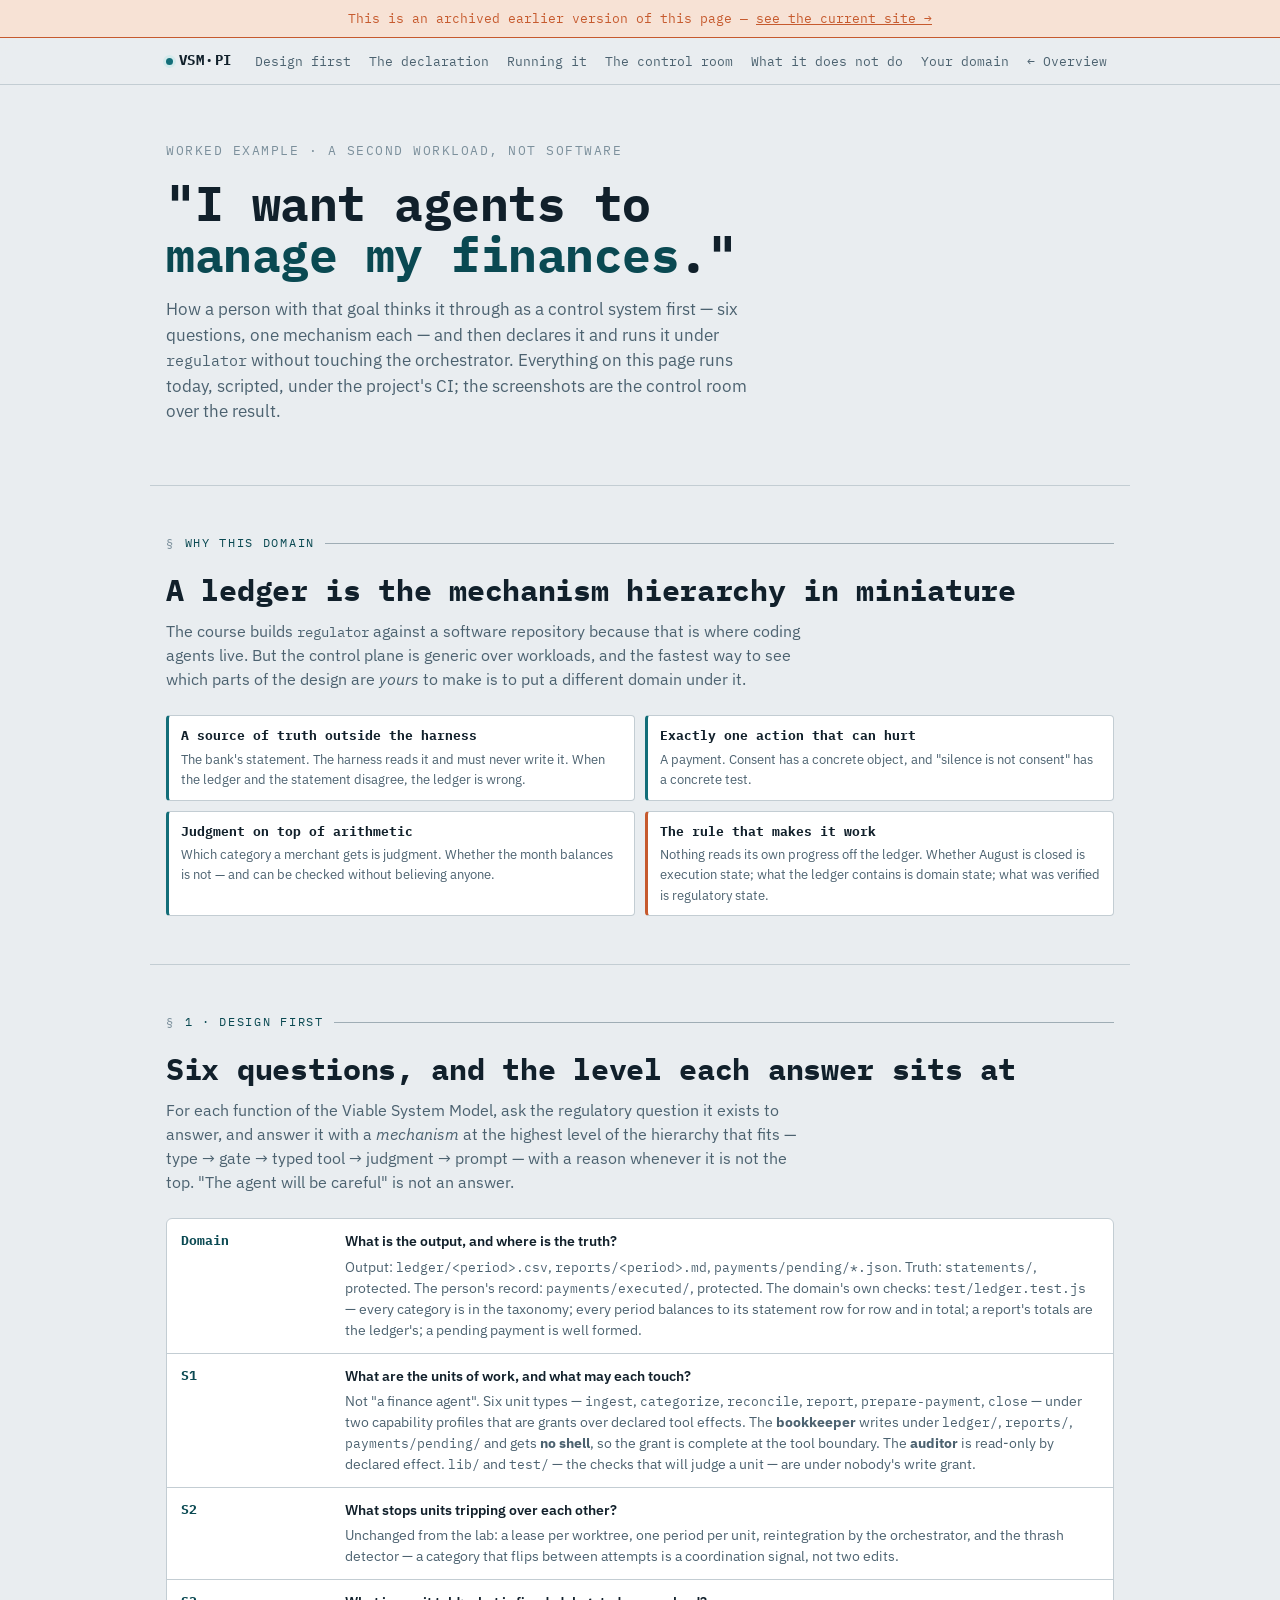
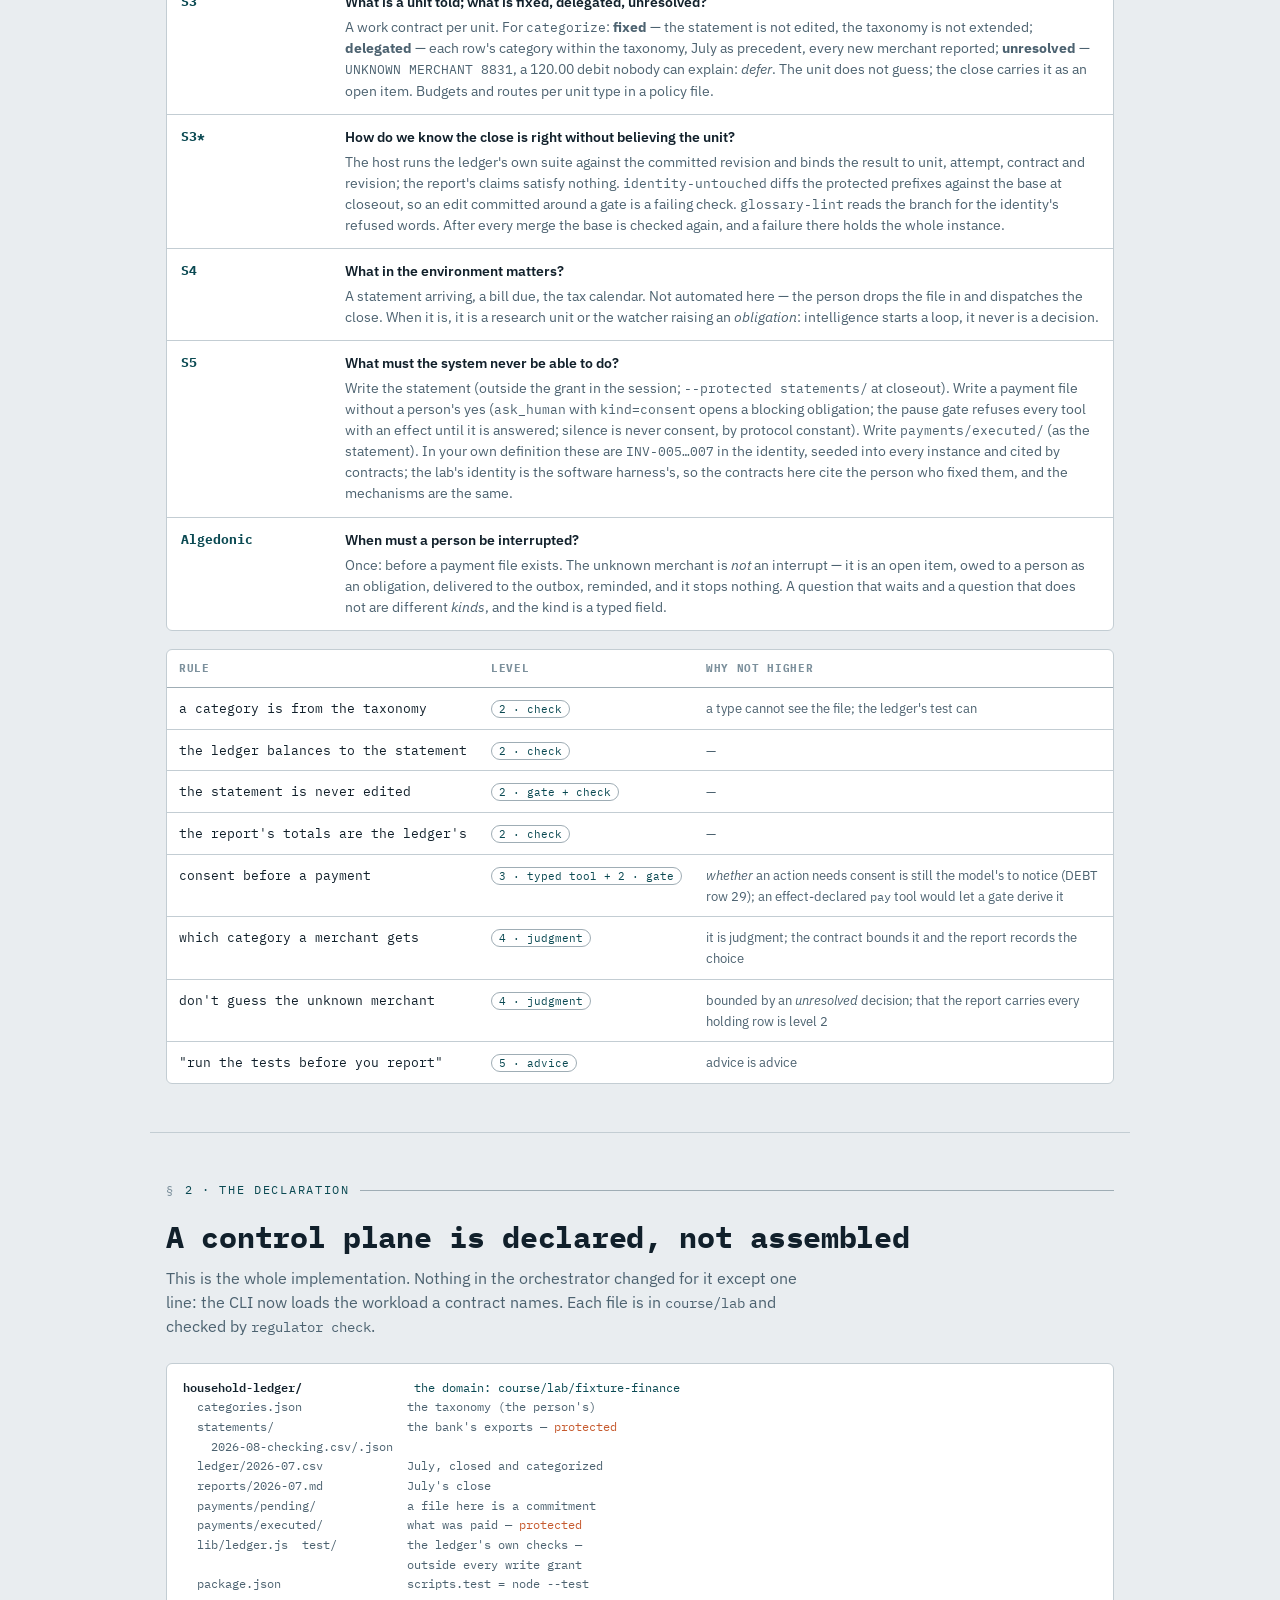
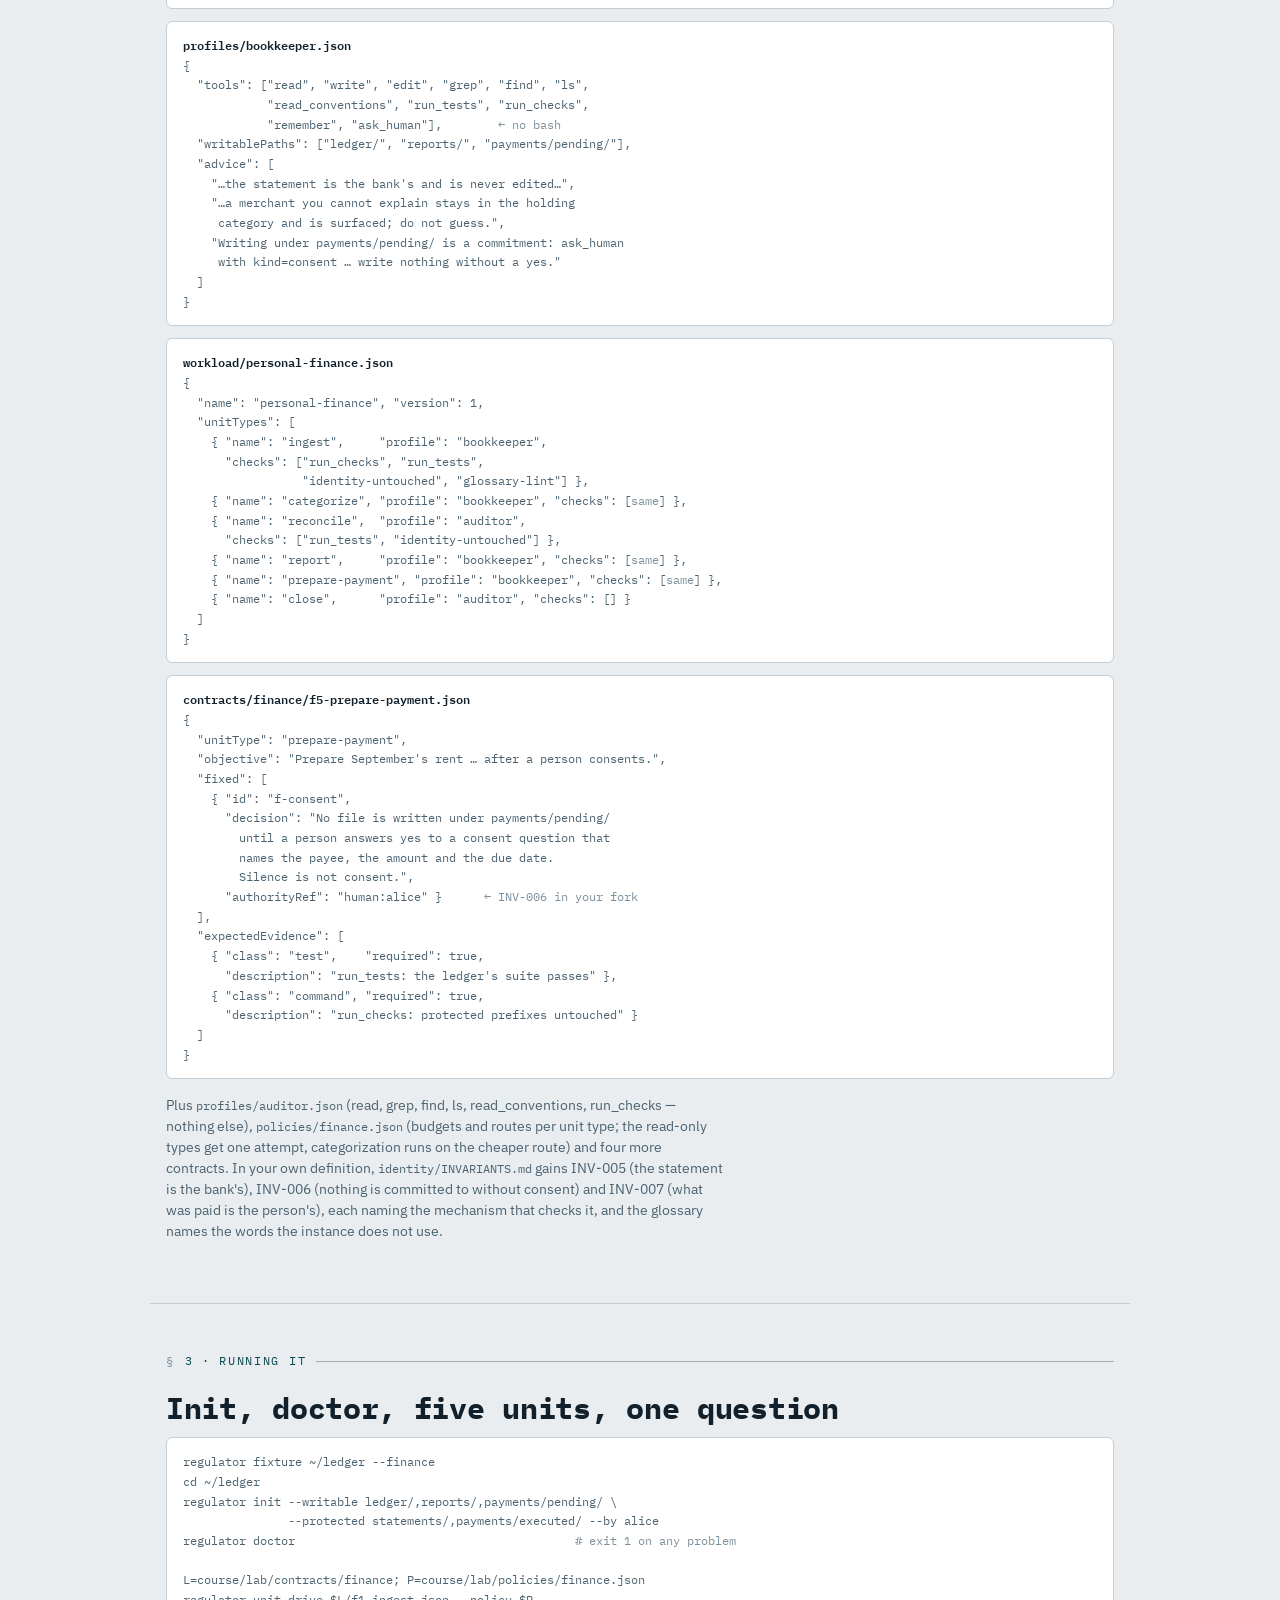
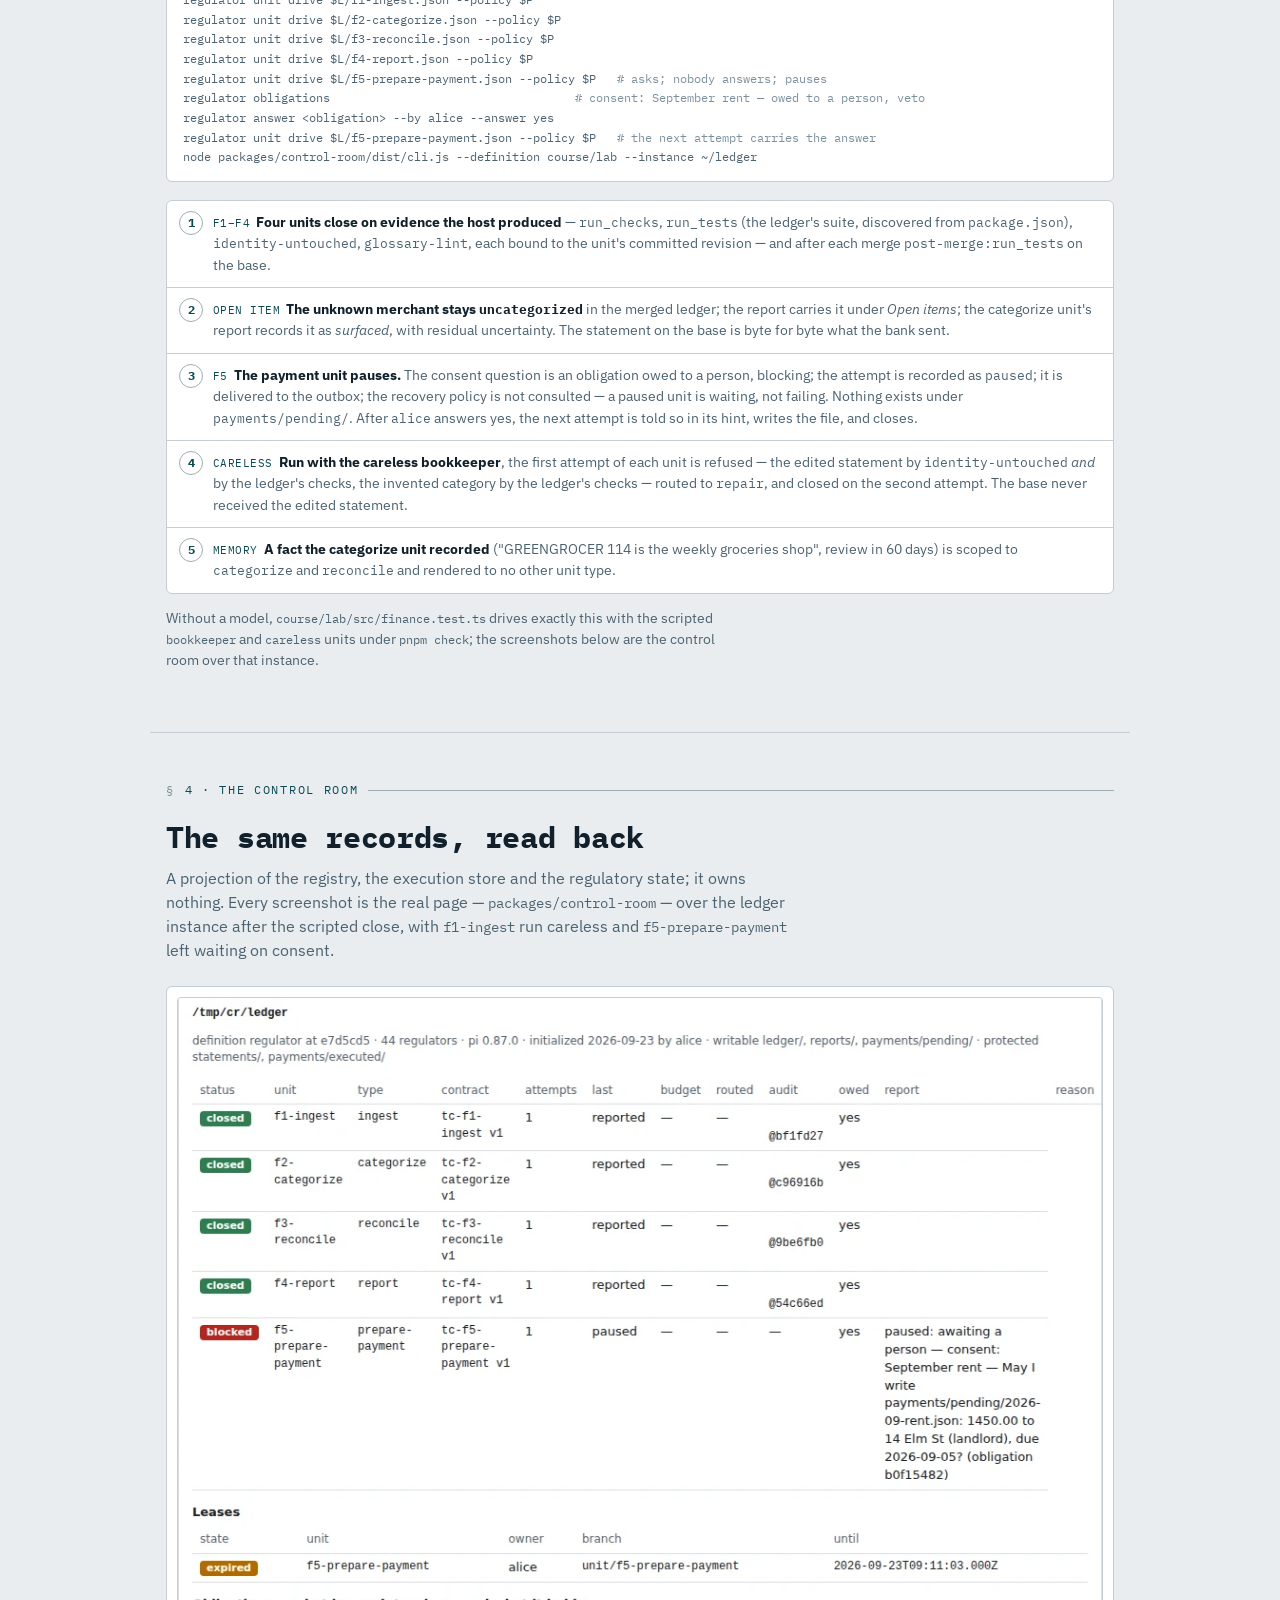
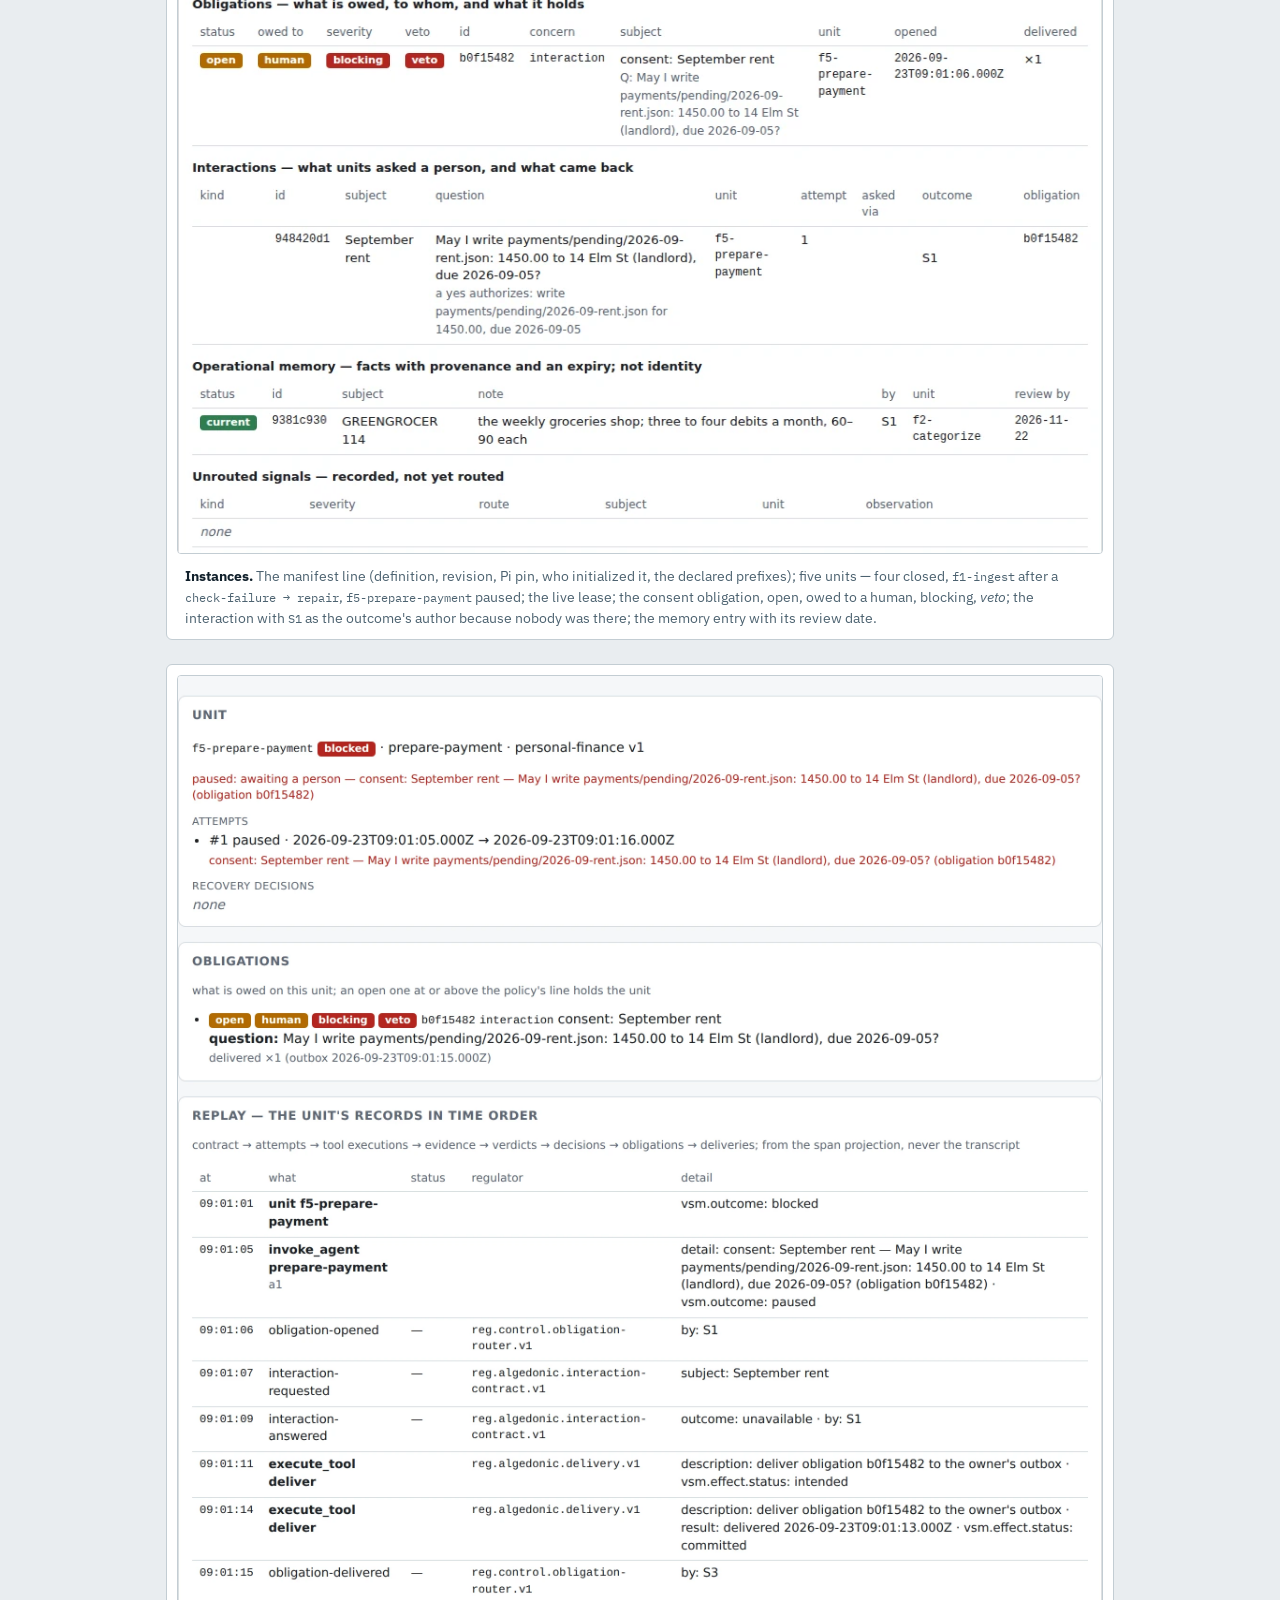
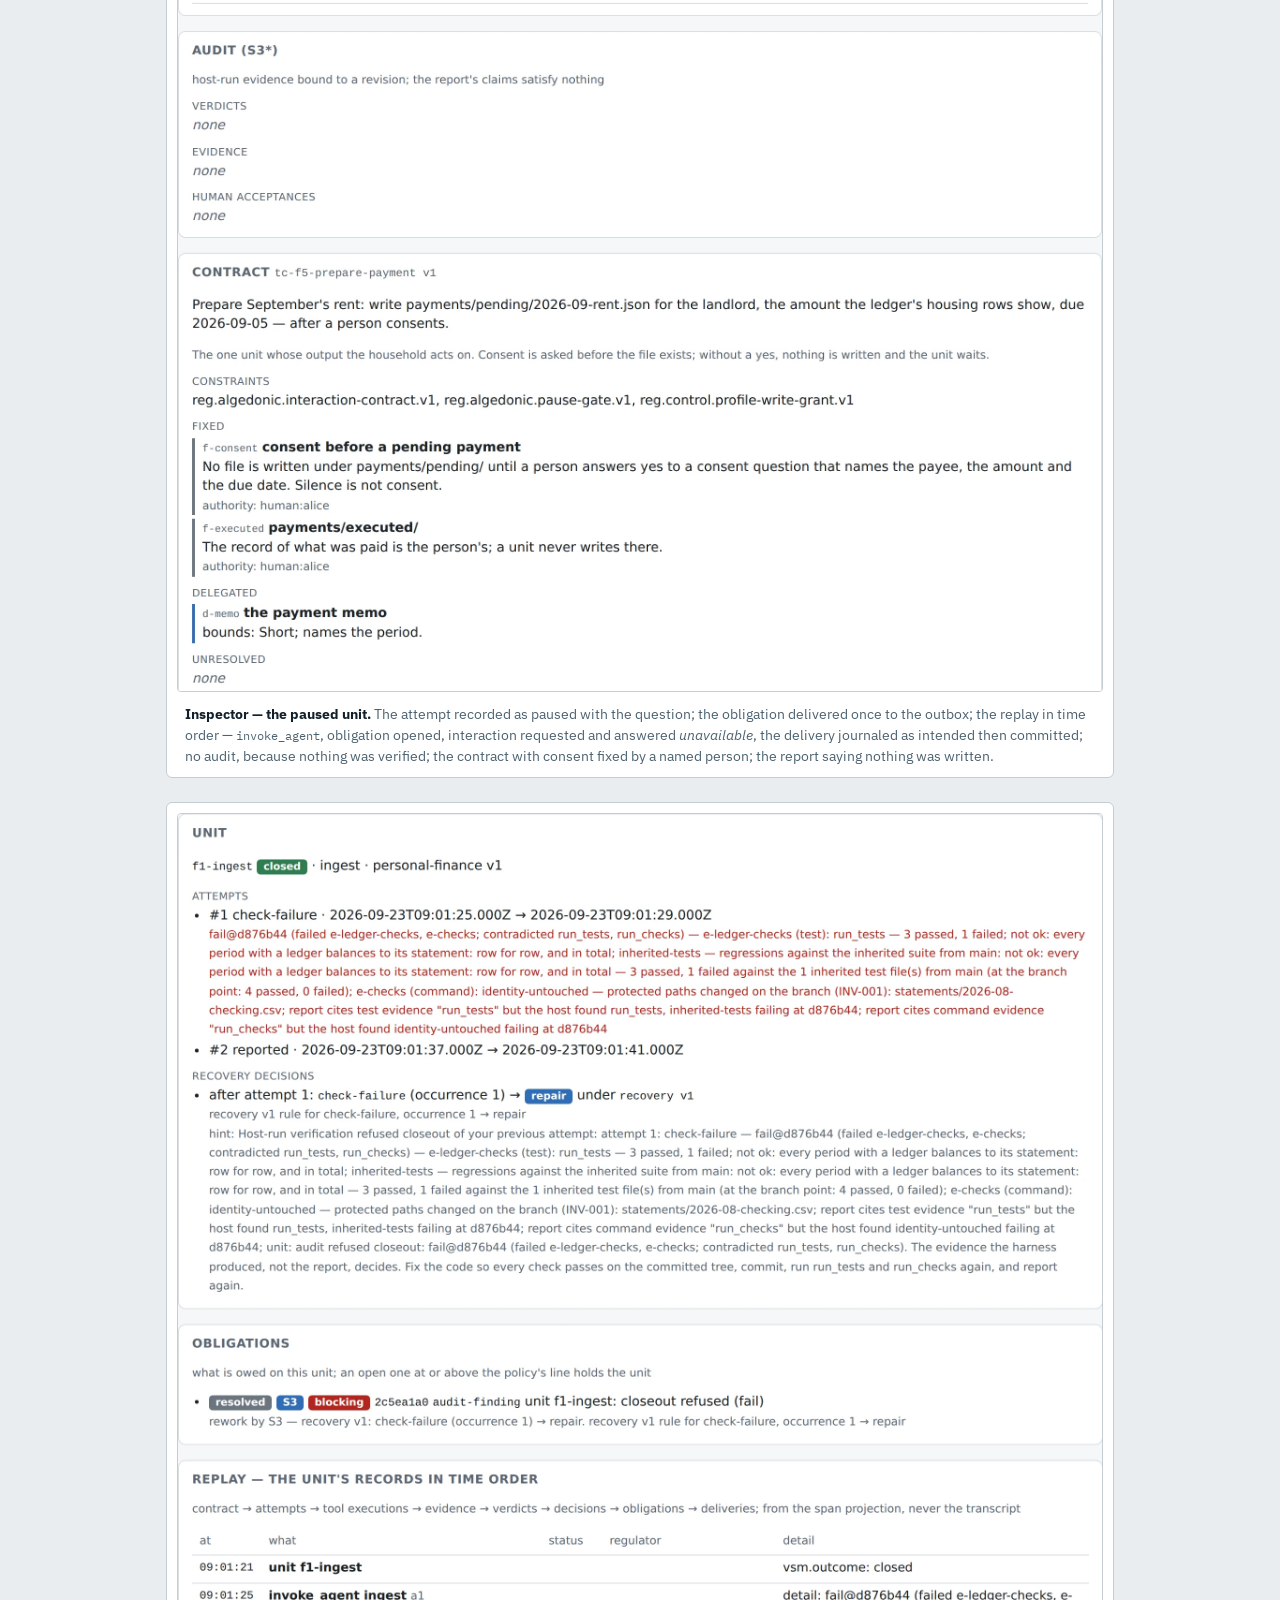
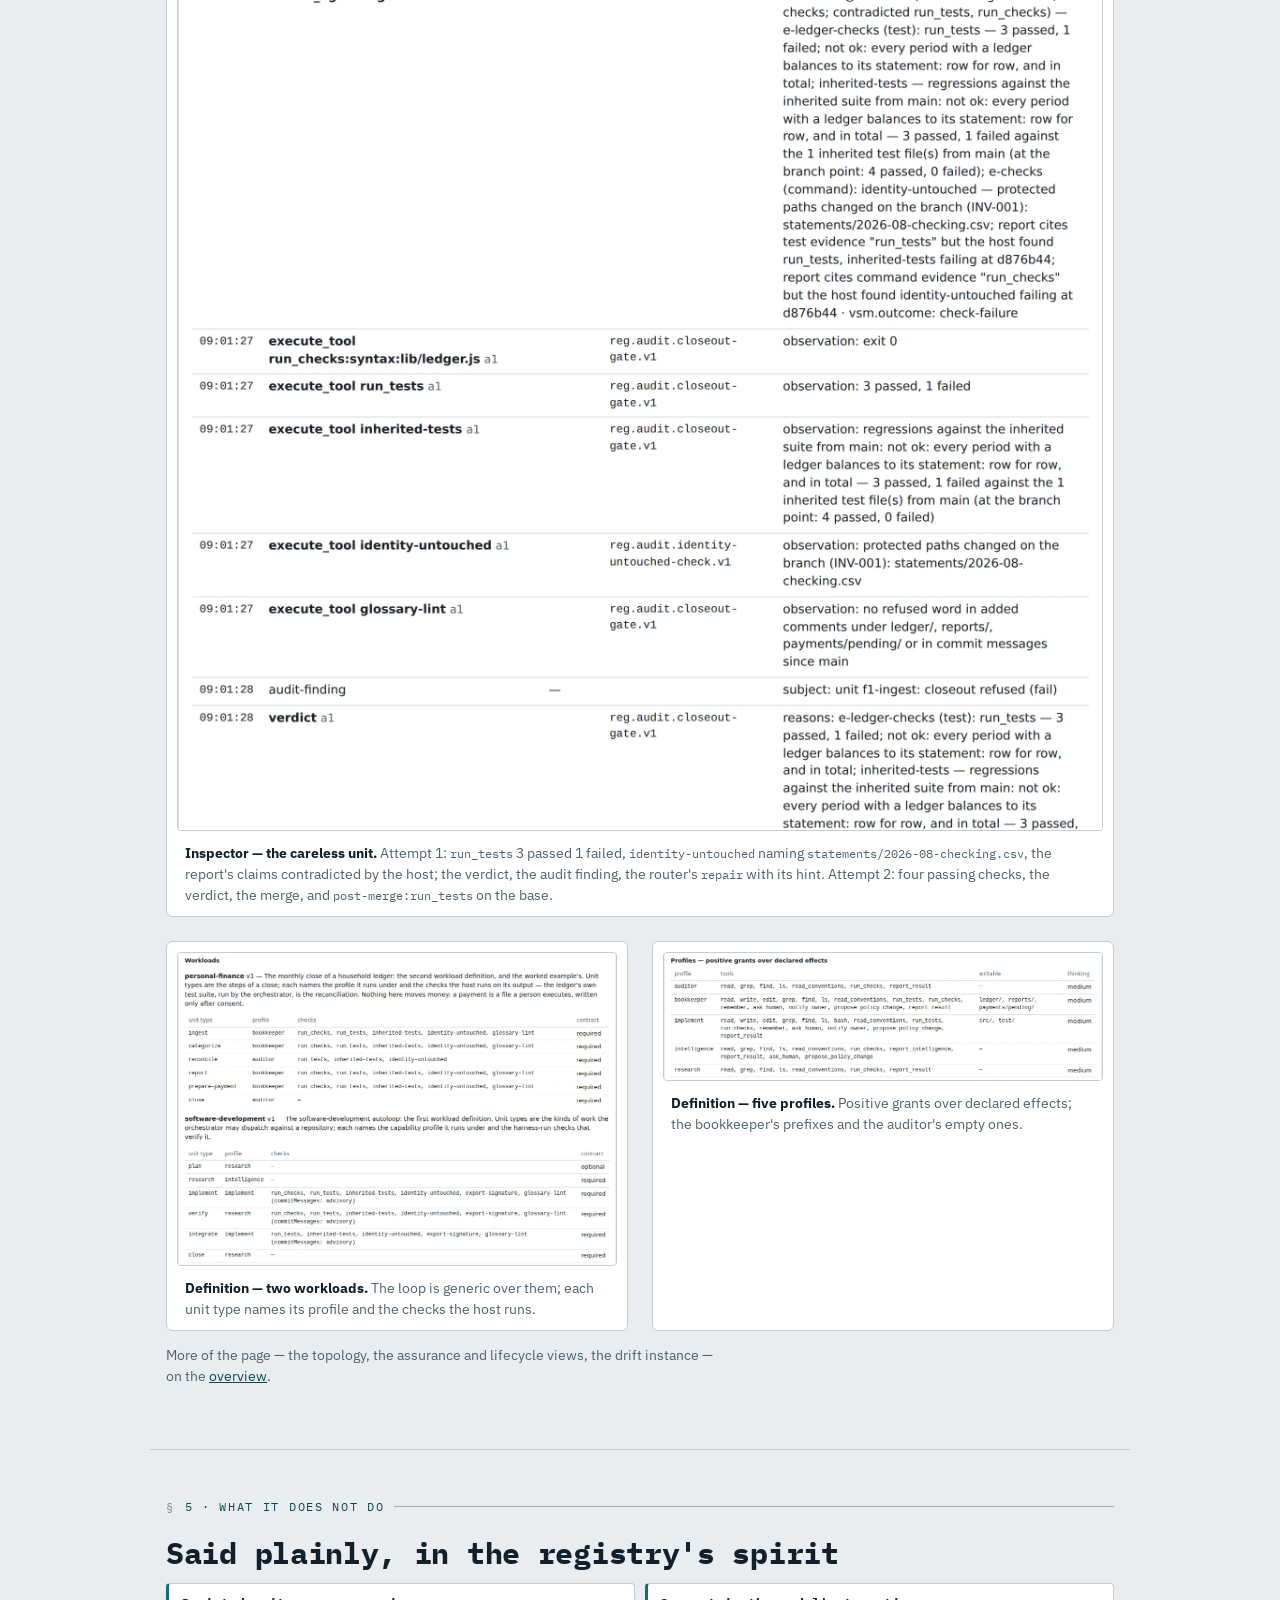
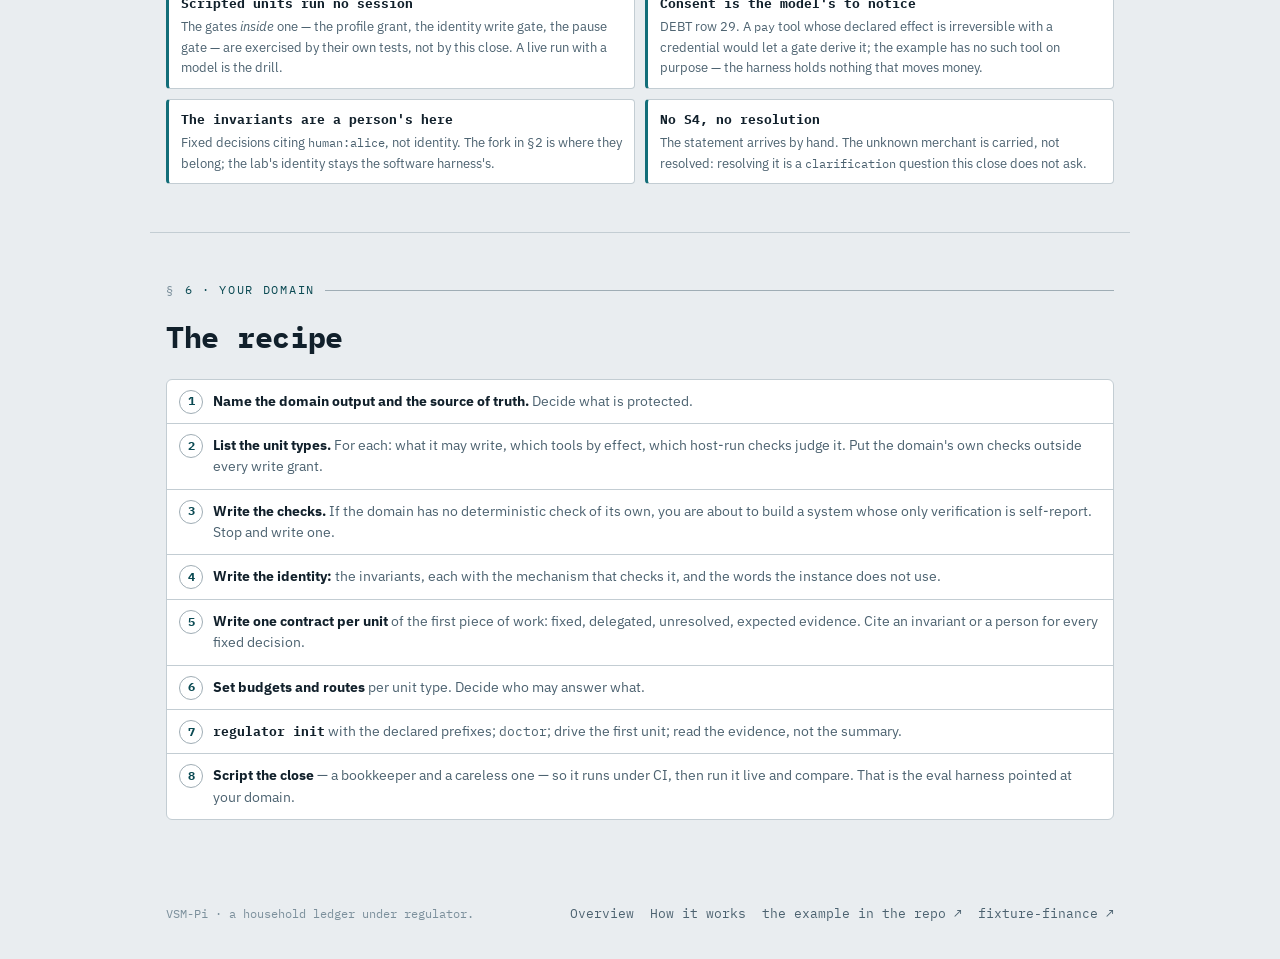
<file: site/v1/personal-finance.html>
<!doctype html>
<html lang="en">
<head>
<meta charset="utf-8">
<meta name="viewport" content="width=device-width, initial-scale=1, viewport-fit=cover">
<meta name="robots" content="noindex, follow">
<title>Worked example: a household ledger</title>
<meta name="description" content="A goal outside software — an agent system that manages a household's finances — designed as a control system first, then declared and run under VSM-Pi's regulator, with the control room over the result.">
<link rel="preconnect" href="https://fonts.googleapis.com">
<link rel="preconnect" href="https://fonts.gstatic.com" crossorigin>
<link href="https://fonts.googleapis.com/css2?family=IBM+Plex+Mono:wght@400;500;600;700&family=IBM+Plex+Sans:wght@400;500;600;700&display=swap" rel="stylesheet">
<style>
  *{box-sizing:border-box;}
  html,body{margin:0;padding:0;}
  :root{
    --bg:#e9edf0; --surface:#ffffff; --surface-2:#dde3e7;
    --ink:#11202b; --ink-dim:#4c6270; --ink-faint:#7c909c;
    --line:#c3cdd3; --line-strong:#9fadb5;
    --signal:#136e79; --signal-ink:#0a4952; --signal-soft:#d4eaec;
    --alarm:#c65a2e; --alarm-soft:#f7e2d5;
    --mono:'IBM Plex Mono',ui-monospace,SFMono-Regular,Menlo,monospace;
    --sans:'IBM Plex Sans',system-ui,-apple-system,Segoe UI,sans-serif;
    --radius:3px;
    color-scheme:light dark;
  }
  @media (prefers-color-scheme: dark){
    :root:not([data-theme="light"]){
      --bg:#0c1417; --surface:#121b1f; --surface-2:#182327;
      --ink:#e7edef; --ink-dim:#9fb0b6; --ink-faint:#6d8189;
      --line:#26343a; --line-strong:#3a4c53;
      --signal:#4fd6de; --signal-ink:#8fe7ec; --signal-soft:#152c30;
      --alarm:#ff8f5c; --alarm-soft:#2e1f16;
    }
  }
  :root[data-theme="dark"]{
    --bg:#0c1417; --surface:#121b1f; --surface-2:#182327;
    --ink:#e7edef; --ink-dim:#9fb0b6; --ink-faint:#6d8189;
    --line:#26343a; --line-strong:#3a4c53;
    --signal:#4fd6de; --signal-ink:#8fe7ec; --signal-soft:#152c30;
    --alarm:#ff8f5c; --alarm-soft:#2e1f16;
  }
  body{background:var(--bg);color:var(--ink);font-family:var(--sans);line-height:1.55;-webkit-font-smoothing:antialiased;}
  .wrap{max-width:980px;margin:0 auto;padding-inline:16px;}
  a{color:var(--signal-ink);}
  h1,h2,h3{font-family:var(--mono);letter-spacing:-0.01em;text-wrap:balance;}
  code,.mono{font-family:var(--mono);}
  code{font-size:.92em;}
  nav{position:sticky;top:env(safe-area-inset-top,0px);z-index:20;background:color-mix(in srgb, var(--bg) 88%, transparent);backdrop-filter:blur(8px);border-bottom:1px solid var(--line);}
  .navrow{display:flex;align-items:center;gap:24px;padding-block:12px;overflow-x:auto;}
  .navmark{font-family:var(--mono);font-weight:700;font-size:14px;letter-spacing:.02em;white-space:nowrap;display:flex;align-items:center;gap:6px;text-decoration:none;color:var(--ink);}
  .navmark .dot{width:7px;height:7px;border-radius:50%;background:var(--signal);box-shadow:0 0 0 3px var(--signal-soft);}
  .navlinks{display:flex;gap:18px;font-family:var(--mono);font-size:12.5px;white-space:nowrap;}
  .navlinks a{color:var(--ink-dim);text-decoration:none;}
  .navlinks a:hover{color:var(--signal-ink);}
  section{padding-block:48px;border-bottom:1px solid var(--line);}
  section:last-of-type{border-bottom:none;}
  .kicker{font-family:var(--mono);font-size:12px;letter-spacing:.14em;text-transform:uppercase;color:var(--signal-ink);display:flex;align-items:center;gap:10px;margin-bottom:14px;}
  .kicker::before{content:"§";color:var(--ink-faint);}
  .kicker .tick{flex:1;height:1px;background:var(--line-strong);}
  h2.title{font-size:clamp(22px,3vw,30px);margin:0 0 6px;}
  .lede{color:var(--ink-dim);max-width:64ch;font-size:15.5px;margin:0 0 24px;}
  p{max-width:70ch;}
  .hero{padding-block:56px 40px;border-bottom:1px solid var(--line);}
  .hero-eyebrow{font-family:var(--mono);font-size:12.5px;color:var(--ink-faint);letter-spacing:.12em;text-transform:uppercase;margin-bottom:18px;}
  .hero h1{font-size:clamp(30px,5vw,48px);line-height:1.05;margin:0 0 18px;font-weight:700;}
  .hero h1 .accent{color:var(--signal-ink);}
  .hero p.tag{font-size:16.5px;color:var(--ink-dim);max-width:60ch;margin:0 0 20px;}
  figure{margin:24px 0 0;background:var(--surface);border:1px solid var(--line);border-radius:6px;padding:16px 10px 12px;}
  figure svg{display:block;max-width:100%;height:auto;margin:0 auto;color:var(--ink);font-family:var(--mono);}
  figcaption{font-family:var(--sans);font-size:13.5px;color:var(--ink-dim);margin:12px 8px 0;max-width:none;}
  figcaption b{color:var(--ink);}
  .steps{counter-reset:st;list-style:none;margin:18px 0 0;padding:0;border:1px solid var(--line);border-radius:6px;background:var(--surface);}
  .steps li{counter-increment:st;position:relative;padding:11px 14px 11px 46px;border-bottom:1px solid var(--line);font-size:13.8px;color:var(--ink-dim);}
  .steps li:last-child{border-bottom:none;}
  .steps li::before{content:counter(st);position:absolute;left:12px;top:10px;font-family:var(--mono);font-weight:700;color:var(--signal-ink);font-size:12px;width:22px;height:22px;border:1px solid var(--line-strong);border-radius:50%;display:flex;align-items:center;justify-content:center;}
  .steps li b{color:var(--ink);}
  .steps li .who{font-family:var(--mono);font-size:11px;color:var(--signal-ink);letter-spacing:.04em;text-transform:uppercase;margin-right:6px;}
  pre.code{background:var(--surface);border:1px solid var(--line);border-radius:6px;padding:14px 16px;font-family:var(--mono);font-size:12.3px;line-height:1.6;color:var(--ink-dim);overflow-x:auto;margin:0;}
  pre.code b{color:var(--ink);font-weight:600;}
  pre.code i{font-style:normal;color:var(--signal-ink);}
  pre.code u{text-decoration:none;color:var(--alarm);}
  .annot{display:grid;grid-template-columns:1fr;gap:14px;align-items:start;margin-top:18px;}
  .notes{display:grid;grid-template-columns:1fr 1fr;gap:10px;}
  @media (max-width:700px){.notes{grid-template-columns:1fr;}}
  .note{border:1px solid var(--line);border-left:3px solid var(--signal);border-radius:4px;padding:10px 12px;background:var(--surface);font-size:13.2px;color:var(--ink-dim);}
  .note.alarm{border-left-color:var(--alarm);}
  .note b{color:var(--ink);font-family:var(--mono);font-size:12.5px;display:block;margin-bottom:3px;}
  table{width:100%;border-collapse:collapse;font-size:13.4px;}
  .tbl-wrap{overflow-x:auto;border:1px solid var(--line);border-radius:6px;background:var(--surface);margin-top:18px;}
  th{text-align:left;font-family:var(--mono);font-size:11px;letter-spacing:.06em;text-transform:uppercase;color:var(--ink-faint);padding:10px 12px;border-bottom:1px solid var(--line-strong);white-space:nowrap;}
  td{padding:10px 12px;border-bottom:1px solid var(--line);vertical-align:top;color:var(--ink-dim);}
  td:first-child{font-family:var(--mono);color:var(--ink);white-space:nowrap;}
  tr:last-child td{border-bottom:none;}
  .grid2{display:grid;grid-template-columns:1fr 1fr;gap:24px;}
  @media (max-width:760px){.grid2{grid-template-columns:1fr;}}
  footer{padding-block:36px;}
  .foot-row{display:flex;flex-wrap:wrap;justify-content:space-between;gap:16px;align-items:center;}
  .foot-links{display:flex;gap:16px;font-family:var(--mono);font-size:12.5px;flex-wrap:wrap;}
  .foot-links a{color:var(--ink-dim);text-decoration:none;}
  .foot-note{font-family:var(--mono);font-size:11.5px;color:var(--ink-faint);}

  figure.shot{padding:10px;}
  figure.shot img{display:block;width:100%;height:auto;border:1px solid var(--line);border-radius:4px;background:#fff;}
  .qa{border:1px solid var(--line);border-radius:6px;background:var(--surface);margin-top:16px;}
  .qa .row{display:grid;grid-template-columns:150px 1fr;gap:14px;padding:12px 14px;border-bottom:1px solid var(--line);font-size:13.6px;color:var(--ink-dim);}
  .qa .row:last-child{border-bottom:none;}
  .qa .fn{font-family:var(--mono);font-weight:700;color:var(--signal-ink);font-size:12.5px;}
  .qa .q{color:var(--ink);font-weight:600;display:block;margin-bottom:4px;}
  @media (max-width:640px){.qa .row{grid-template-columns:1fr;}}
  .lvl{font-family:var(--mono);font-size:11px;white-space:nowrap;padding:1px 7px;border:1px solid var(--line-strong);border-radius:999px;color:var(--signal-ink);}
  pre.code .c{color:var(--ink-faint);}
  .grid1{display:grid;grid-template-columns:1fr;gap:12px;}
  .grid1 pre.code{margin-top:0;}
</style>
</head>
<body>
<div style="background:var(--alarm-soft);color:var(--alarm);border-bottom:1px solid var(--alarm);font-family:var(--mono);font-size:12.5px;text-align:center;padding:9px 16px;">
  This is an archived earlier version of this page &mdash; <a href="../index.html" style="color:var(--alarm);text-decoration:underline;">see the current site &rarr;</a>
</div>

<nav>
  <div class="wrap navrow">
    <a class="navmark" href="index.html"><span class="dot"></span>VSM&#8202;·&#8202;PI</a>
    <div class="navlinks">
      <a href="#design">Design first</a>
      <a href="#declaration">The declaration</a>
      <a href="#run">Running it</a>
      <a href="#room">The control room</a>
      <a href="#honest">What it does not do</a>
      <a href="#recipe">Your domain</a>
      <a href="index.html">← Overview</a>
    </div>
  </div>
</nav>

<header class="hero wrap">
  <div class="hero-eyebrow">Worked example · a second workload, not software</div>
  <h1>"I want agents to <span class="accent">manage my finances</span>."</h1>
  <p class="tag">How a person with that goal thinks it through as a control system first — six
    questions, one mechanism each — and then declares it and runs it under <code>regulator</code>
    without touching the orchestrator. Everything on this page runs today, scripted, under the
    project's CI; the screenshots are the control room over the result.</p>
</header>

<section id="why" class="wrap">
  <div class="kicker">Why this domain<span class="tick"></span></div>
  <h2 class="title">A ledger is the mechanism hierarchy in miniature</h2>
  <p class="lede">The course builds <code>regulator</code> against a software repository because that is
    where coding agents live. But the control plane is generic over workloads, and the fastest way to
    see which parts of the design are <em>yours</em> to make is to put a different domain under it.</p>
  <div class="notes">
    <div class="note"><b>A source of truth outside the harness</b>The bank's statement. The harness reads it and must never write it. When the ledger and the statement disagree, the ledger is wrong.</div>
    <div class="note"><b>Exactly one action that can hurt</b>A payment. Consent has a concrete object, and "silence is not consent" has a concrete test.</div>
    <div class="note"><b>Judgment on top of arithmetic</b>Which category a merchant gets is judgment. Whether the month balances is not — and can be checked without believing anyone.</div>
    <div class="note alarm"><b>The rule that makes it work</b>Nothing reads its own progress off the ledger. Whether August is closed is execution state; what the ledger contains is domain state; what was verified is regulatory state.</div>
  </div>
</section>

<section id="design" class="wrap">
  <div class="kicker">1 · Design first<span class="tick"></span></div>
  <h2 class="title">Six questions, and the level each answer sits at</h2>
  <p class="lede">For each function of the Viable System Model, ask the regulatory question it exists to
    answer, and answer it with a <em>mechanism</em> at the highest level of the hierarchy that fits —
    type → gate → typed tool → judgment → prompt — with a reason whenever it is not the top. "The
    agent will be careful" is not an answer.</p>

  <div class="qa">
    <div class="row"><div class="fn">Domain</div><div><span class="q">What is the output, and where is the truth?</span>Output: <code>ledger/&lt;period&gt;.csv</code>, <code>reports/&lt;period&gt;.md</code>, <code>payments/pending/*.json</code>. Truth: <code>statements/</code>, protected. The person's record: <code>payments/executed/</code>, protected. The domain's own checks: <code>test/ledger.test.js</code> — every category is in the taxonomy; every period balances to its statement row for row and in total; a report's totals are the ledger's; a pending payment is well formed.</div></div>
    <div class="row"><div class="fn">S1</div><div><span class="q">What are the units of work, and what may each touch?</span>Not "a finance agent". Six unit types — <code>ingest</code>, <code>categorize</code>, <code>reconcile</code>, <code>report</code>, <code>prepare-payment</code>, <code>close</code> — under two capability profiles that are grants over declared tool effects. The <b>bookkeeper</b> writes under <code>ledger/</code>, <code>reports/</code>, <code>payments/pending/</code> and gets <b>no shell</b>, so the grant is complete at the tool boundary. The <b>auditor</b> is read-only by declared effect. <code>lib/</code> and <code>test/</code> — the checks that will judge a unit — are under nobody's write grant.</div></div>
    <div class="row"><div class="fn">S2</div><div><span class="q">What stops units tripping over each other?</span>Unchanged from the lab: a lease per worktree, one period per unit, reintegration by the orchestrator, and the thrash detector — a category that flips between attempts is a coordination signal, not two edits.</div></div>
    <div class="row"><div class="fn">S3</div><div><span class="q">What is a unit told; what is fixed, delegated, unresolved?</span>A work contract per unit. For <code>categorize</code>: <b>fixed</b> — the statement is not edited, the taxonomy is not extended; <b>delegated</b> — each row's category within the taxonomy, July as precedent, every new merchant reported; <b>unresolved</b> — <code>UNKNOWN MERCHANT 8831</code>, a 120.00 debit nobody can explain: <em>defer</em>. The unit does not guess; the close carries it as an open item. Budgets and routes per unit type in a policy file.</div></div>
    <div class="row"><div class="fn">S3*</div><div><span class="q">How do we know the close is right without believing the unit?</span>The host runs the ledger's own suite against the committed revision and binds the result to unit, attempt, contract and revision; the report's claims satisfy nothing. <code>identity-untouched</code> diffs the protected prefixes against the base at closeout, so an edit committed around a gate is a failing check. <code>glossary-lint</code> reads the branch for the identity's refused words. After every merge the base is checked again, and a failure there holds the whole instance.</div></div>
    <div class="row"><div class="fn">S4</div><div><span class="q">What in the environment matters?</span>A statement arriving, a bill due, the tax calendar. Not automated here — the person drops the file in and dispatches the close. When it is, it is a research unit or the watcher raising an <em>obligation</em>: intelligence starts a loop, it never is a decision.</div></div>
    <div class="row"><div class="fn">S5</div><div><span class="q">What must the system never be able to do?</span>Write the statement (outside the grant in the session; <code>--protected statements/</code> at closeout). Write a payment file without a person's yes (<code>ask_human</code> with <code>kind=consent</code> opens a blocking obligation; the pause gate refuses every tool with an effect until it is answered; silence is never consent, by protocol constant). Write <code>payments/executed/</code> (as the statement). In your own definition these are <code>INV-005…007</code> in the identity, seeded into every instance and cited by contracts; the lab's identity is the software harness's, so the contracts here cite the person who fixed them, and the mechanisms are the same.</div></div>
    <div class="row"><div class="fn">Algedonic</div><div><span class="q">When must a person be interrupted?</span>Once: before a payment file exists. The unknown merchant is <em>not</em> an interrupt — it is an open item, owed to a person as an obligation, delivered to the outbox, reminded, and it stops nothing. A question that waits and a question that does not are different <em>kinds</em>, and the kind is a typed field.</div></div>
  </div>

  <div class="tbl-wrap">
    <table>
      <thead><tr><th>Rule</th><th>Level</th><th>Why not higher</th></tr></thead>
      <tbody>
        <tr><td>a category is from the taxonomy</td><td><span class="lvl">2 · check</span></td><td>a type cannot see the file; the ledger's test can</td></tr>
        <tr><td>the ledger balances to the statement</td><td><span class="lvl">2 · check</span></td><td>—</td></tr>
        <tr><td>the statement is never edited</td><td><span class="lvl">2 · gate + check</span></td><td>—</td></tr>
        <tr><td>the report's totals are the ledger's</td><td><span class="lvl">2 · check</span></td><td>—</td></tr>
        <tr><td>consent before a payment</td><td><span class="lvl">3 · typed tool + 2 · gate</span></td><td><em>whether</em> an action needs consent is still the model's to notice (DEBT row 29); an effect-declared <code>pay</code> tool would let a gate derive it</td></tr>
        <tr><td>which category a merchant gets</td><td><span class="lvl">4 · judgment</span></td><td>it is judgment; the contract bounds it and the report records the choice</td></tr>
        <tr><td>don't guess the unknown merchant</td><td><span class="lvl">4 · judgment</span></td><td>bounded by an <em>unresolved</em> decision; that the report carries every holding row is level 2</td></tr>
        <tr><td>"run the tests before you report"</td><td><span class="lvl">5 · advice</span></td><td>advice is advice</td></tr>
      </tbody>
    </table>
  </div>
</section>

<section id="declaration" class="wrap">
  <div class="kicker">2 · The declaration<span class="tick"></span></div>
  <h2 class="title">A control plane is declared, not assembled</h2>
  <p class="lede">This is the whole implementation. Nothing in the orchestrator changed for it except
    one line: the CLI now loads the workload a contract names. Each file is in
    <code>course/lab</code> and checked by <code>regulator check</code>.</p>

  <div class="grid1">
    <div>
      <pre class="code"><b>household-ledger/</b>                <i>the domain: course/lab/fixture-finance</i>
  categories.json               the taxonomy (the person's)
  statements/                   the bank's exports — <u>protected</u>
    2026-08-checking.csv/.json
  ledger/2026-07.csv            July, closed and categorized
  reports/2026-07.md            July's close
  payments/pending/             a file here is a commitment
  payments/executed/            what was paid — <u>protected</u>
  lib/ledger.js  test/          the ledger's own checks —
                                outside every write grant
  package.json                  scripts.test = node --test</pre>
      <pre class="code" style="margin-top:12px;"><b>profiles/bookkeeper.json</b>
{
  "tools": ["read", "write", "edit", "grep", "find", "ls",
            "read_conventions", "run_tests", "run_checks",
            "remember", "ask_human"],        <span class="c">← no bash</span>
  "writablePaths": ["ledger/", "reports/", "payments/pending/"],
  "advice": [
    "…the statement is the bank's and is never edited…",
    "…a merchant you cannot explain stays in the holding
     category and is surfaced; do not guess.",
    "Writing under payments/pending/ is a commitment: ask_human
     with kind=consent … write nothing without a yes."
  ]
}</pre>
    </div>
    <div>
      <pre class="code"><b>workload/personal-finance.json</b>
{
  "name": "personal-finance", "version": 1,
  "unitTypes": [
    { "name": "ingest",     "profile": "bookkeeper",
      "checks": ["run_checks", "run_tests",
                 "identity-untouched", "glossary-lint"] },
    { "name": "categorize", "profile": "bookkeeper", "checks": [<span class="c">same</span>] },
    { "name": "reconcile",  "profile": "auditor",
      "checks": ["run_tests", "identity-untouched"] },
    { "name": "report",     "profile": "bookkeeper", "checks": [<span class="c">same</span>] },
    { "name": "prepare-payment", "profile": "bookkeeper", "checks": [<span class="c">same</span>] },
    { "name": "close",      "profile": "auditor", "checks": [] }
  ]
}</pre>
      <pre class="code" style="margin-top:12px;"><b>contracts/finance/f5-prepare-payment.json</b>
{
  "unitType": "prepare-payment",
  "objective": "Prepare September's rent … after a person consents.",
  "fixed": [
    { "id": "f-consent",
      "decision": "No file is written under payments/pending/
        until a person answers yes to a consent question that
        names the payee, the amount and the due date.
        Silence is not consent.",
      "authorityRef": "human:alice" }      <span class="c">← INV-006 in your fork</span>
  ],
  "expectedEvidence": [
    { "class": "test",    "required": true,
      "description": "run_tests: the ledger's suite passes" },
    { "class": "command", "required": true,
      "description": "run_checks: protected prefixes untouched" }
  ]
}</pre>
    </div>
  </div>
  <p style="font-size:13.5px;color:var(--ink-dim);margin-top:16px;">Plus <code>profiles/auditor.json</code> (read, grep, find, ls, read_conventions, run_checks — nothing else),
    <code>policies/finance.json</code> (budgets and routes per unit type; the read-only types get one attempt, categorization runs on the cheaper route)
    and four more contracts. In your own definition, <code>identity/INVARIANTS.md</code> gains INV-005 (the statement is the bank's), INV-006 (nothing is committed to without consent)
    and INV-007 (what was paid is the person's), each naming the mechanism that checks it, and the glossary names the words the instance does not use.</p>
</section>

<section id="run" class="wrap">
  <div class="kicker">3 · Running it<span class="tick"></span></div>
  <h2 class="title">Init, doctor, five units, one question</h2>
  <pre class="code">regulator fixture ~/ledger --finance
cd ~/ledger
regulator init --writable ledger/,reports/,payments/pending/ \
               --protected statements/,payments/executed/ --by alice
regulator doctor                                        <span class="c"># exit 1 on any problem</span>

L=course/lab/contracts/finance; P=course/lab/policies/finance.json
regulator unit drive $L/f1-ingest.json --policy $P
regulator unit drive $L/f2-categorize.json --policy $P
regulator unit drive $L/f3-reconcile.json --policy $P
regulator unit drive $L/f4-report.json --policy $P
regulator unit drive $L/f5-prepare-payment.json --policy $P   <span class="c"># asks; nobody answers; pauses</span>
regulator obligations                                   <span class="c"># consent: September rent — owed to a person, veto</span>
regulator answer &lt;obligation&gt; --by alice --answer yes
regulator unit drive $L/f5-prepare-payment.json --policy $P   <span class="c"># the next attempt carries the answer</span>
node packages/control-room/dist/cli.js --definition course/lab --instance ~/ledger</pre>
  <ol class="steps">
    <li><span class="who">f1–f4</span><b>Four units close on evidence the host produced</b> — <code>run_checks</code>, <code>run_tests</code> (the ledger's suite, discovered from <code>package.json</code>), <code>identity-untouched</code>, <code>glossary-lint</code>, each bound to the unit's committed revision — and after each merge <code>post-merge:run_tests</code> on the base.</li>
    <li><span class="who">Open item</span><b>The unknown merchant stays <code>uncategorized</code></b> in the merged ledger; the report carries it under <em>Open items</em>; the categorize unit's report records it as <em>surfaced</em>, with residual uncertainty. The statement on the base is byte for byte what the bank sent.</li>
    <li><span class="who">f5</span><b>The payment unit pauses.</b> The consent question is an obligation owed to a person, blocking; the attempt is recorded as <code>paused</code>; it is delivered to the outbox; the recovery policy is not consulted — a paused unit is waiting, not failing. Nothing exists under <code>payments/pending/</code>. After <code>alice</code> answers yes, the next attempt is told so in its hint, writes the file, and closes.</li>
    <li><span class="who">Careless</span><b>Run with the careless bookkeeper</b>, the first attempt of each unit is refused — the edited statement by <code>identity-untouched</code> <em>and</em> by the ledger's checks, the invented category by the ledger's checks — routed to <code>repair</code>, and closed on the second attempt. The base never received the edited statement.</li>
    <li><span class="who">Memory</span><b>A fact the categorize unit recorded</b> ("GREENGROCER 114 is the weekly groceries shop", review in 60 days) is scoped to <code>categorize</code> and <code>reconcile</code> and rendered to no other unit type.</li>
  </ol>
  <p style="font-size:13.5px;color:var(--ink-dim);margin-top:14px;">Without a model, <code>course/lab/src/finance.test.ts</code> drives exactly this with the scripted <code>bookkeeper</code> and <code>careless</code> units under <code>pnpm check</code>; the screenshots below are the control room over that instance.</p>
</section>

<section id="room" class="wrap">
  <div class="kicker">4 · The control room<span class="tick"></span></div>
  <h2 class="title">The same records, read back</h2>
  <p class="lede">A projection of the registry, the execution store and the regulatory state; it owns
    nothing. Every screenshot is the real page — <code>packages/control-room</code> — over the ledger
    instance after the scripted close, with <code>f1-ingest</code> run careless and
    <code>f5-prepare-payment</code> left waiting on consent.</p>

  <figure class="shot"><img src="img/control-room/instances-ledger.webp" alt="The control room's instances view for the household ledger: the manifest line, five units with status, attempts, routing and audit revision, the live lease, the open consent obligation marked veto, the interaction row and the scoped memory entry." loading="lazy">
    <figcaption><b>Instances.</b> The manifest line (definition, revision, Pi pin, who initialized it, the declared prefixes); five units — four closed, <code>f1-ingest</code> after a <code>check-failure → repair</code>, <code>f5-prepare-payment</code> paused; the live lease; the consent obligation, open, owed to a human, blocking, <em>veto</em>; the interaction with <code>S1</code> as the outcome's author because nobody was there; the memory entry with its review date.</figcaption></figure>

  <figure class="shot"><img src="img/control-room/inspector-unit-f5.webp" alt="The unit inspector for f5-prepare-payment: the paused attempt, the consent obligation, the replay from contract to delivery, an empty audit, the contract with its fixed decisions, and the result report with its residual uncertainty." loading="lazy">
    <figcaption><b>Inspector — the paused unit.</b> The attempt recorded as paused with the question; the obligation delivered once to the outbox; the replay in time order — <code>invoke_agent</code>, obligation opened, interaction requested and answered <em>unavailable</em>, the delivery journaled as intended then committed; no audit, because nothing was verified; the contract with consent fixed by a named person; the report saying nothing was written.</figcaption></figure>

  <figure class="shot"><img src="img/control-room/inspector-unit-f1.webp" alt="The unit inspector for f1-ingest run careless: attempt 1 refused with the failing checks named, the repair decision and its hint, the replay with each host check and its observation, and attempt 2 closed with the post-merge checks." loading="lazy">
    <figcaption><b>Inspector — the careless unit.</b> Attempt 1: <code>run_tests</code> 3 passed 1 failed, <code>identity-untouched</code> naming <code>statements/2026-08-checking.csv</code>, the report's claims contradicted by the host; the verdict, the audit finding, the router's <code>repair</code> with its hint. Attempt 2: four passing checks, the verdict, the merge, and <code>post-merge:run_tests</code> on the base.</figcaption></figure>

  <div class="grid2">
    <figure class="shot"><img src="img/control-room/workloads.webp" alt="The definition's workloads: personal-finance and software-development, each unit type with its profile and checks." loading="lazy"><figcaption><b>Definition — two workloads.</b> The loop is generic over them; each unit type names its profile and the checks the host runs.</figcaption></figure>
    <figure class="shot"><img src="img/control-room/profiles.webp" alt="The definition's five profiles with their tools, writable prefixes and thinking level." loading="lazy"><figcaption><b>Definition — five profiles.</b> Positive grants over declared effects; the bookkeeper's prefixes and the auditor's empty ones.</figcaption></figure>
  </div>
  <p style="font-size:13.5px;color:var(--ink-dim);margin-top:14px;">More of the page — the topology, the assurance and lifecycle views, the drift instance — on the <a href="index.html#control-room">overview</a>.</p>
</section>

<section id="honest" class="wrap">
  <div class="kicker">5 · What it does not do<span class="tick"></span></div>
  <h2 class="title">Said plainly, in the registry's spirit</h2>
  <div class="notes">
    <div class="note"><b>Scripted units run no session</b>The gates <em>inside</em> one — the profile grant, the identity write gate, the pause gate — are exercised by their own tests, not by this close. A live run with a model is the drill.</div>
    <div class="note"><b>Consent is the model's to notice</b>DEBT row 29. A <code>pay</code> tool whose declared effect is irreversible with a credential would let a gate derive it; the example has no such tool on purpose — the harness holds nothing that moves money.</div>
    <div class="note"><b>The invariants are a person's here</b>Fixed decisions citing <code>human:alice</code>, not identity. The fork in §2 is where they belong; the lab's identity stays the software harness's.</div>
    <div class="note"><b>No S4, no resolution</b>The statement arrives by hand. The unknown merchant is carried, not resolved: resolving it is a <code>clarification</code> question this close does not ask.</div>
  </div>
</section>

<section id="recipe" class="wrap">
  <div class="kicker">6 · Your domain<span class="tick"></span></div>
  <h2 class="title">The recipe</h2>
  <ol class="steps">
    <li><b>Name the domain output and the source of truth.</b> Decide what is protected.</li>
    <li><b>List the unit types.</b> For each: what it may write, which tools by effect, which host-run checks judge it. Put the domain's own checks outside every write grant.</li>
    <li><b>Write the checks.</b> If the domain has no deterministic check of its own, you are about to build a system whose only verification is self-report. Stop and write one.</li>
    <li><b>Write the identity:</b> the invariants, each with the mechanism that checks it, and the words the instance does not use.</li>
    <li><b>Write one contract per unit</b> of the first piece of work: fixed, delegated, unresolved, expected evidence. Cite an invariant or a person for every fixed decision.</li>
    <li><b>Set budgets and routes</b> per unit type. Decide who may answer what.</li>
    <li><b><code>regulator init</code></b> with the declared prefixes; <code>doctor</code>; drive the first unit; read the evidence, not the summary.</li>
    <li><b>Script the close</b> — a bookkeeper and a careless one — so it runs under CI, then run it live and compare. That is the eval harness pointed at your domain.</li>
  </ol>
</section>

<footer class="wrap">
  <div class="foot-row">
    <div class="foot-note">VSM-Pi · a household ledger under regulator.</div>
    <div class="foot-links">
      <a href="index.html">Overview</a>
      <a href="how-it-works.html">How it works</a>
      <a href="https://github.com/metacoding-io/vsm-pi/blob/main/course/examples/personal-finance.md">the example in the repo ↗</a>
      <a href="https://github.com/metacoding-io/vsm-pi/tree/main/course/lab/fixture-finance">fixture-finance ↗</a>
    </div>
  </div>
</footer>
</body>
</html>
</file>
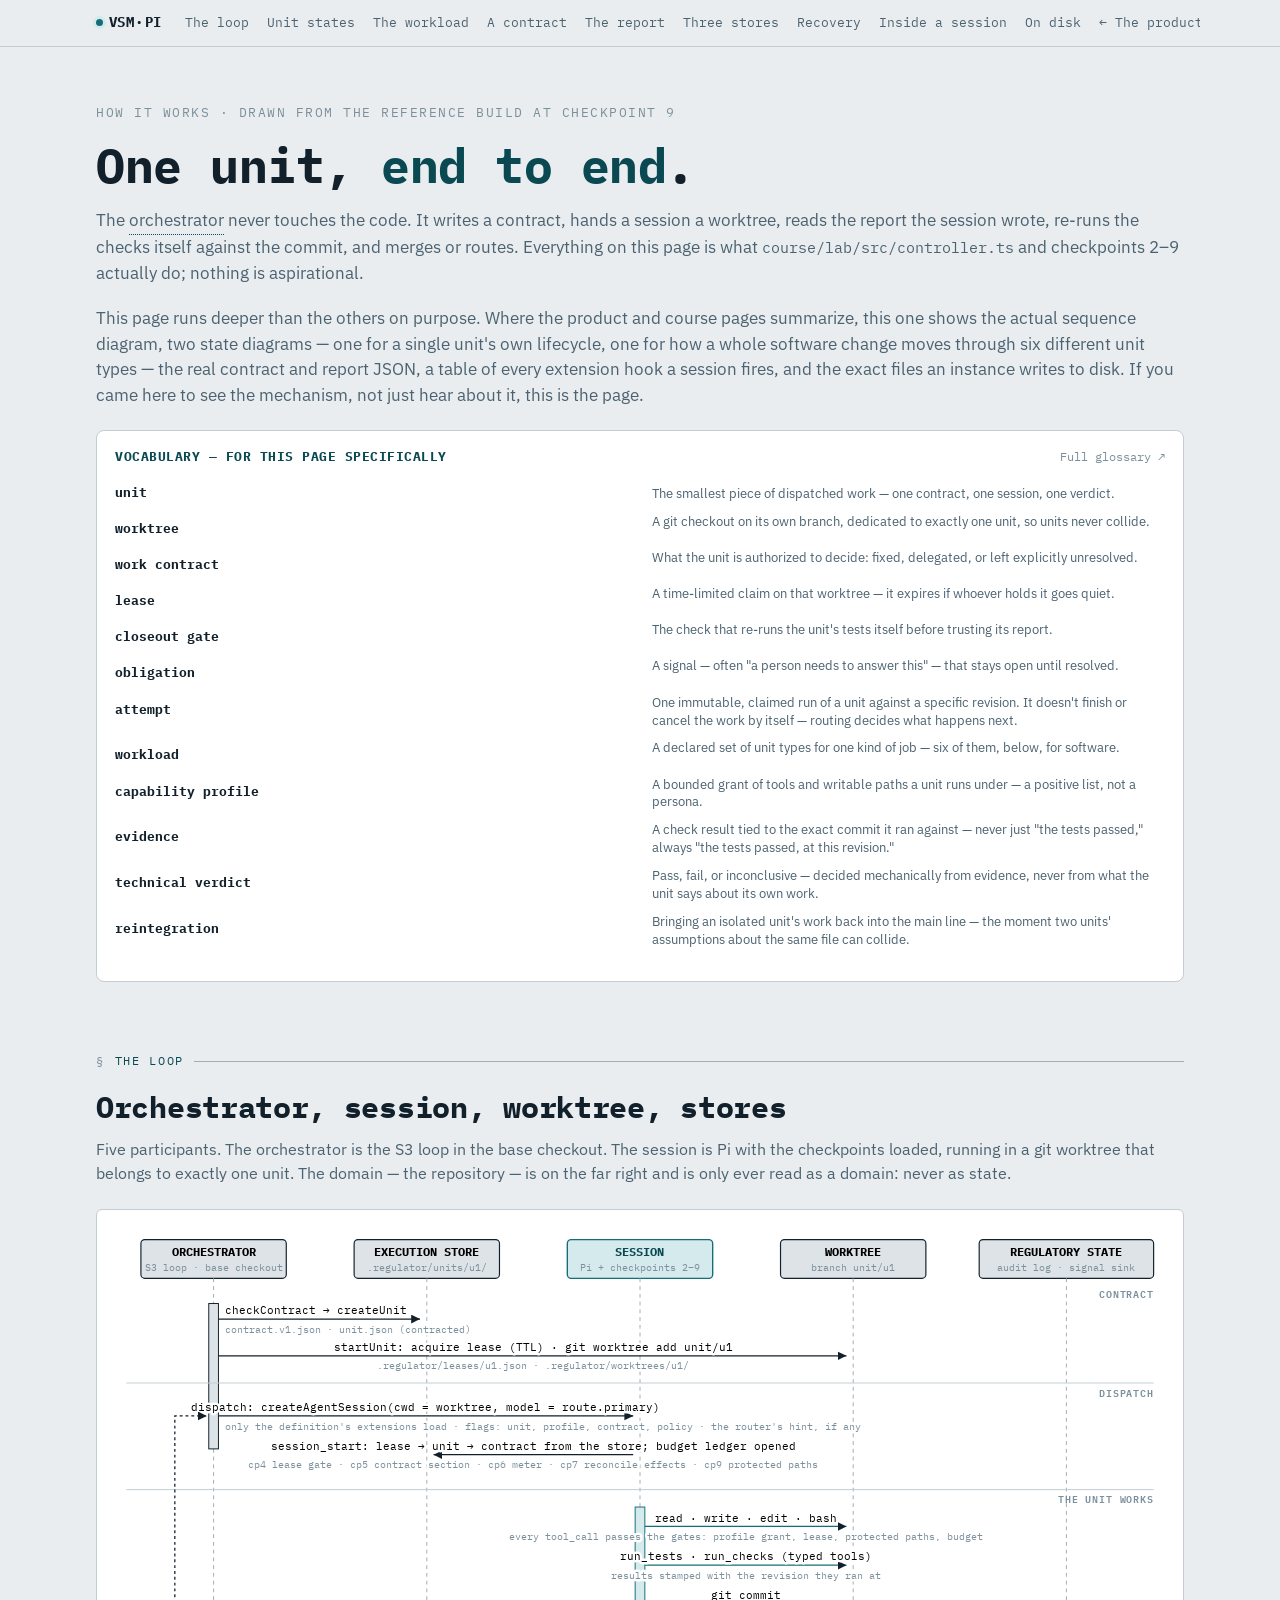
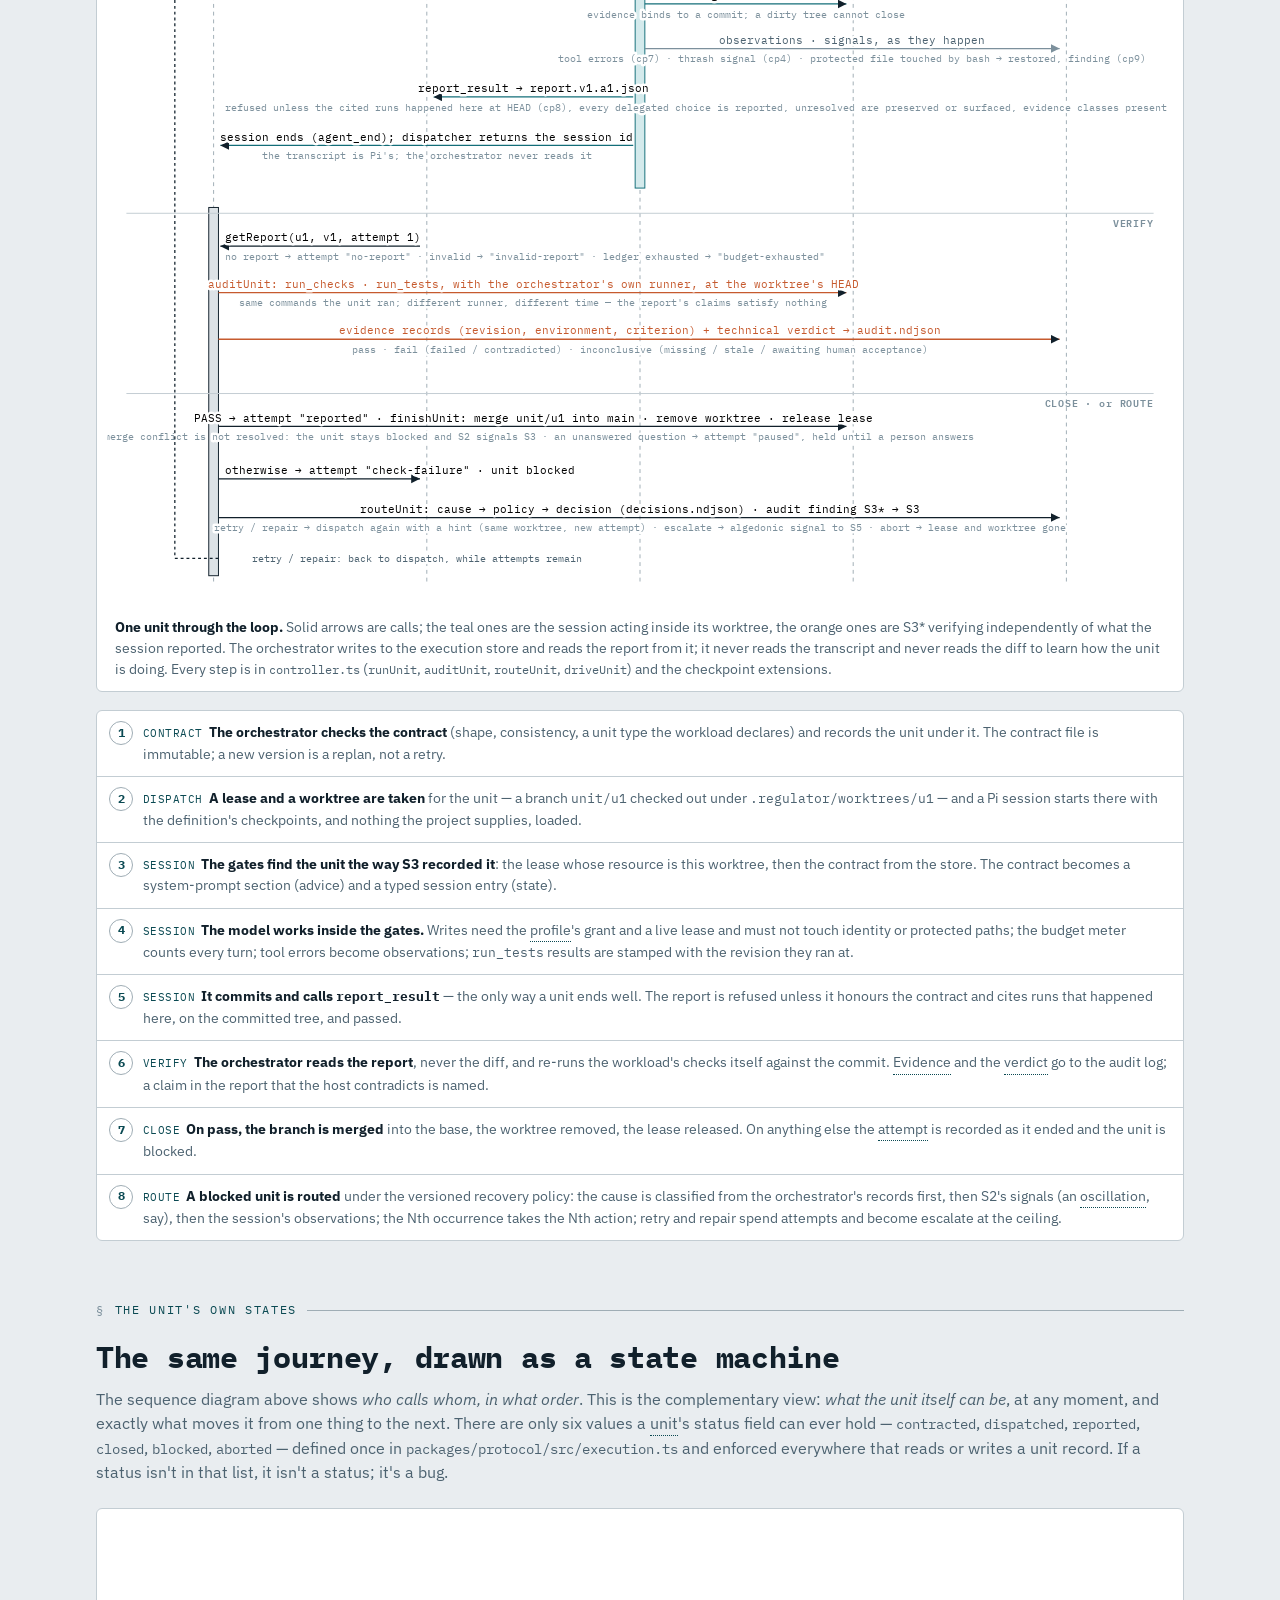
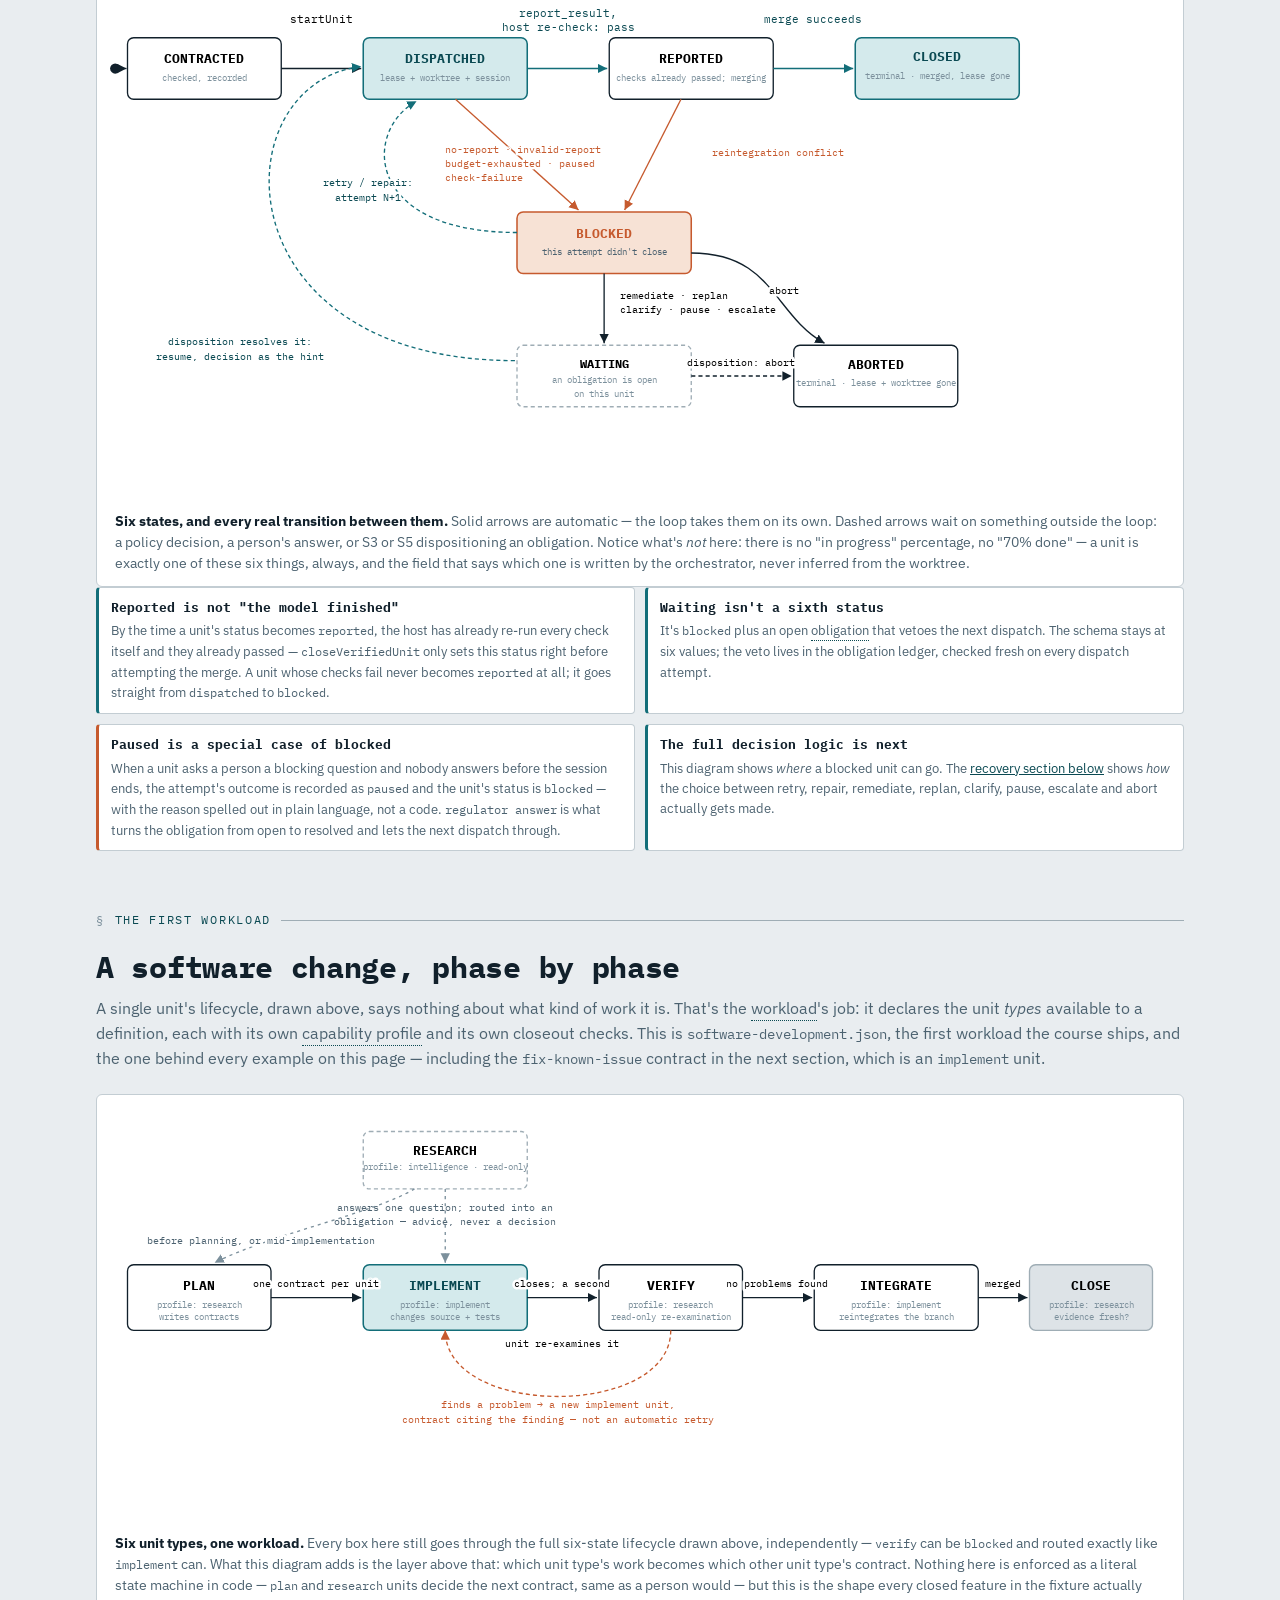
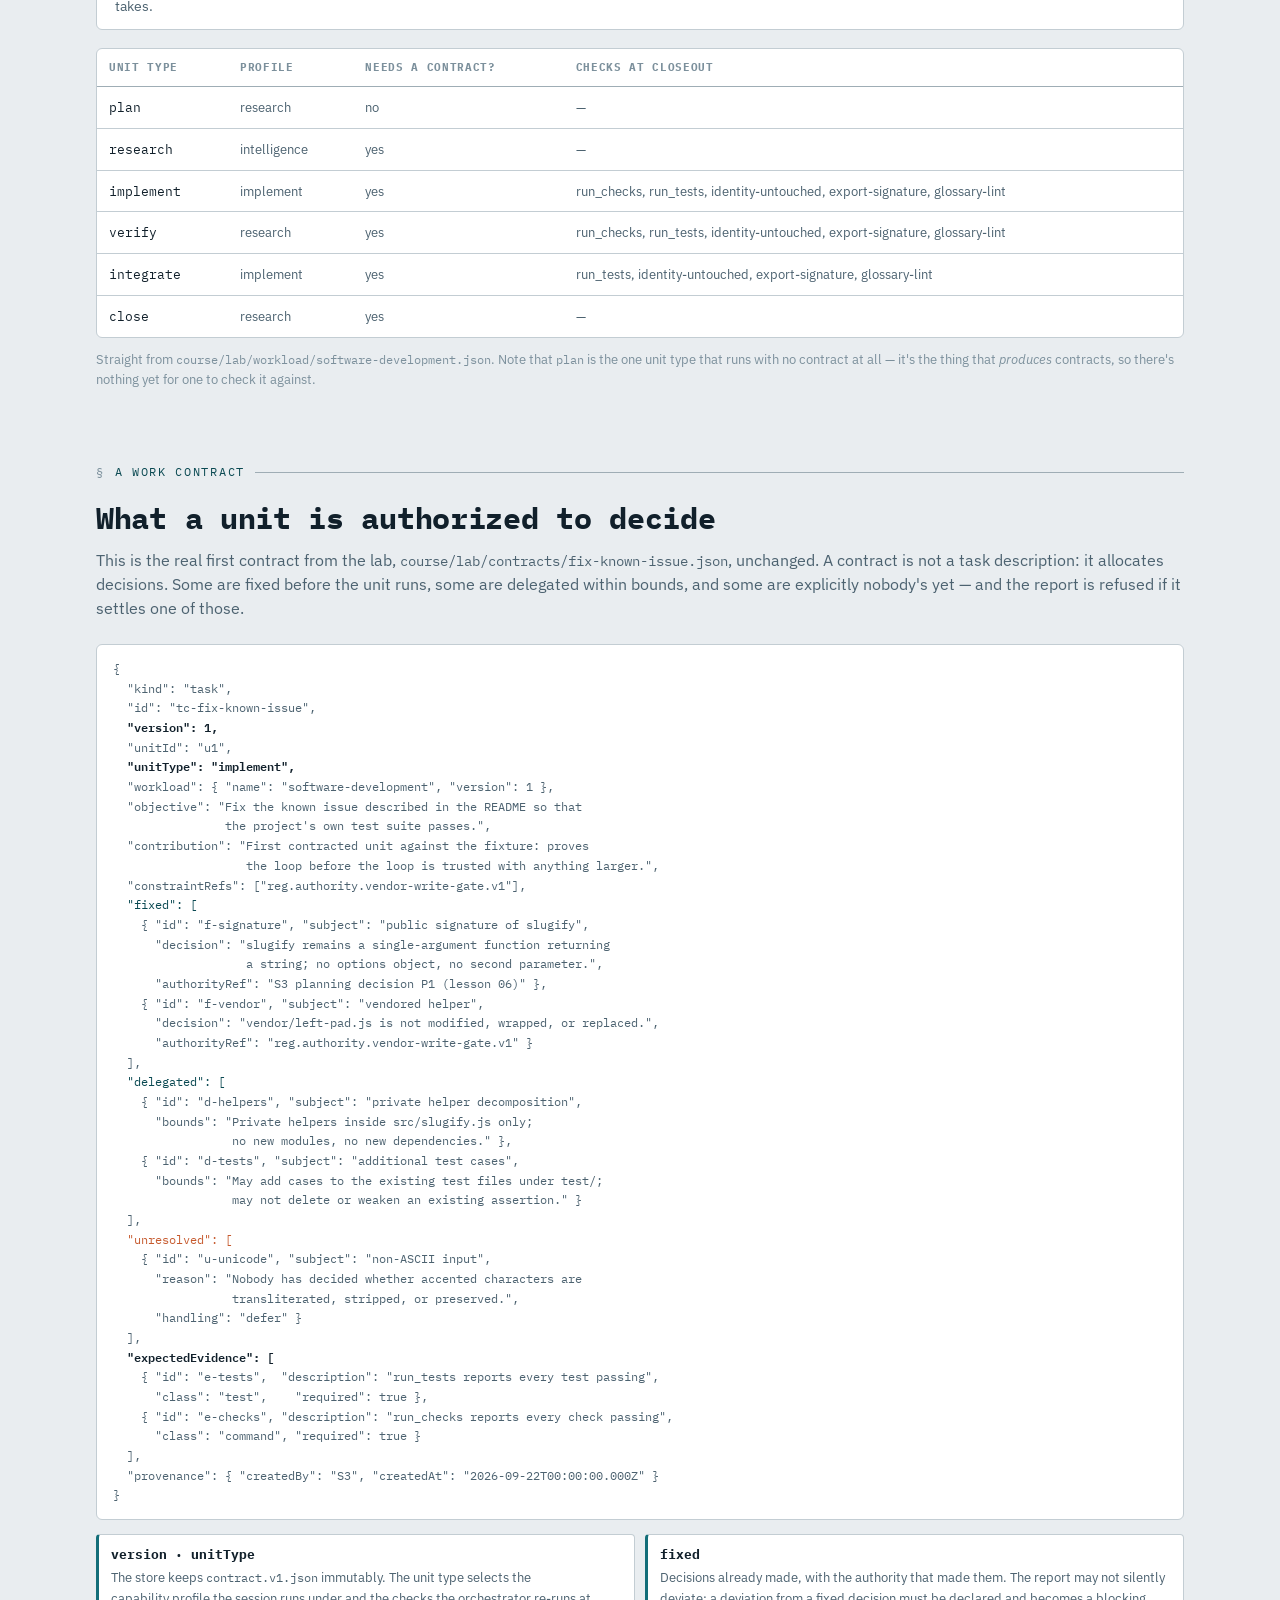
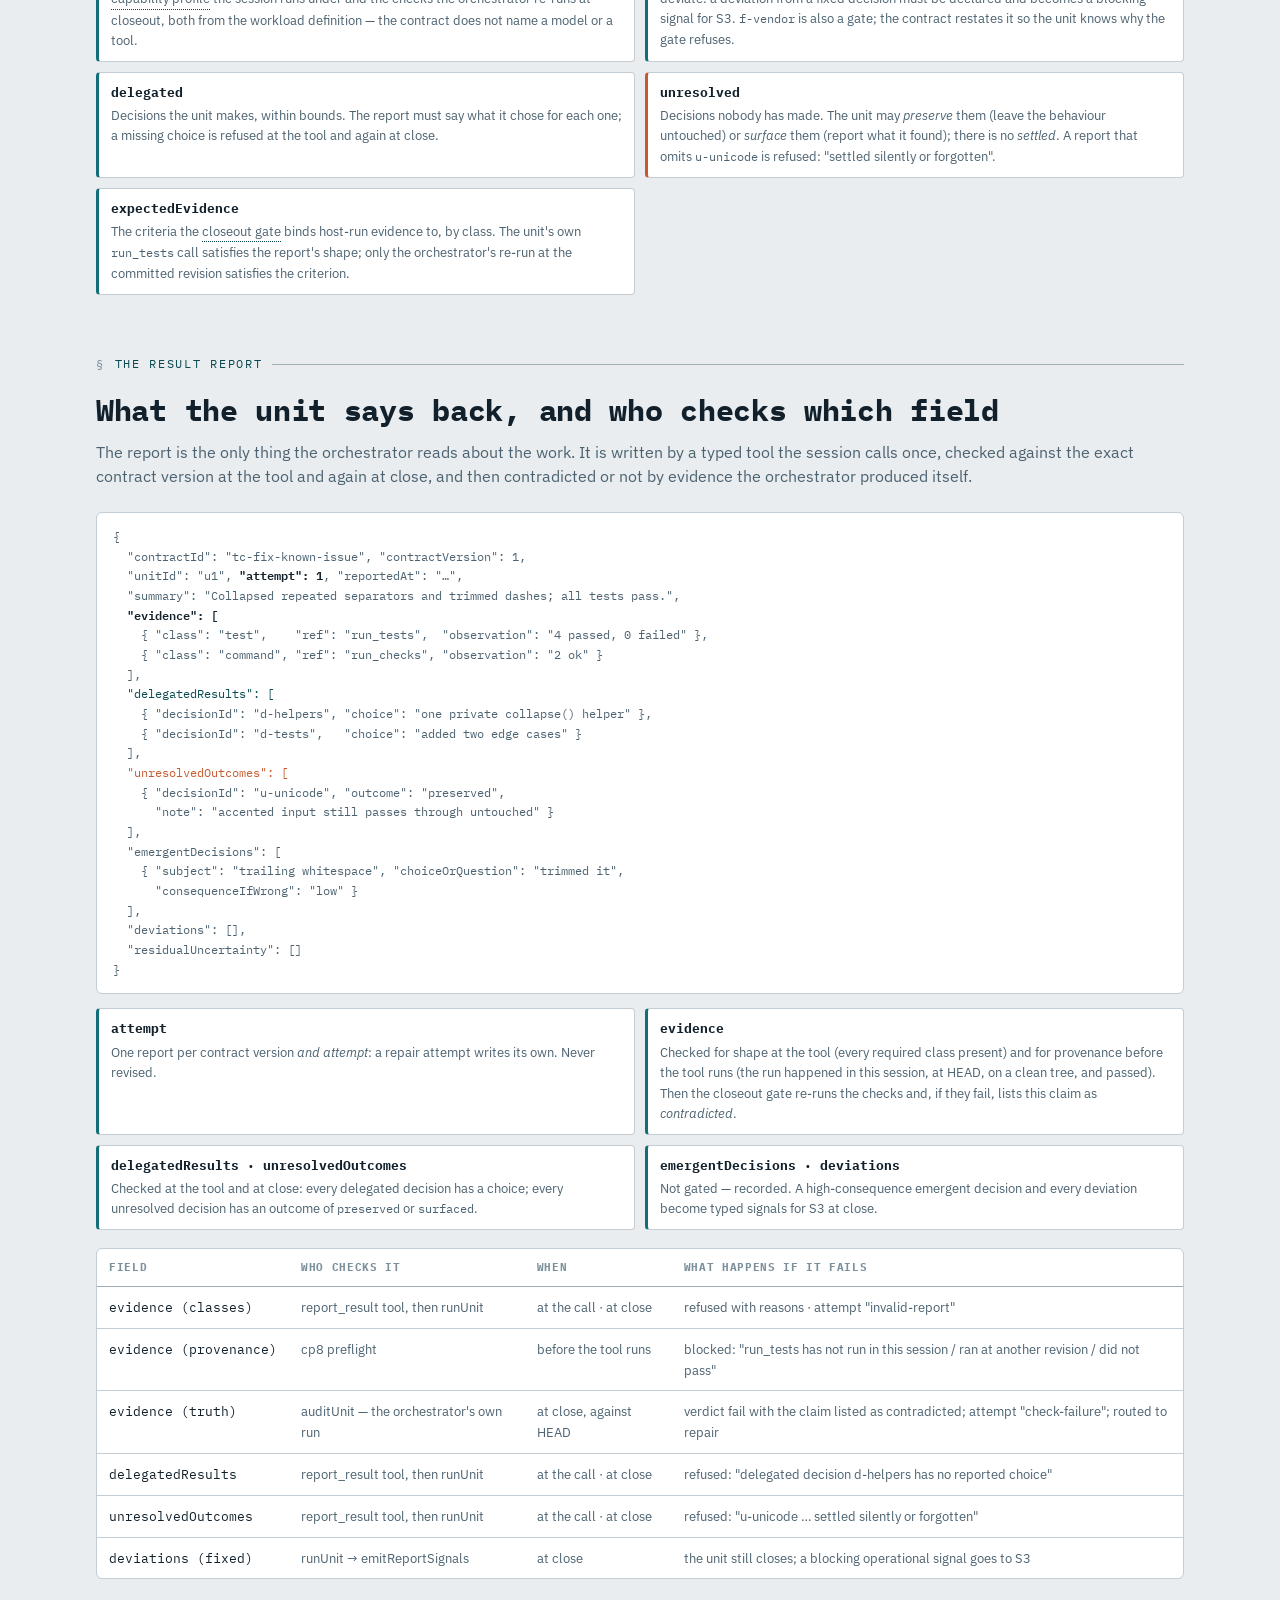
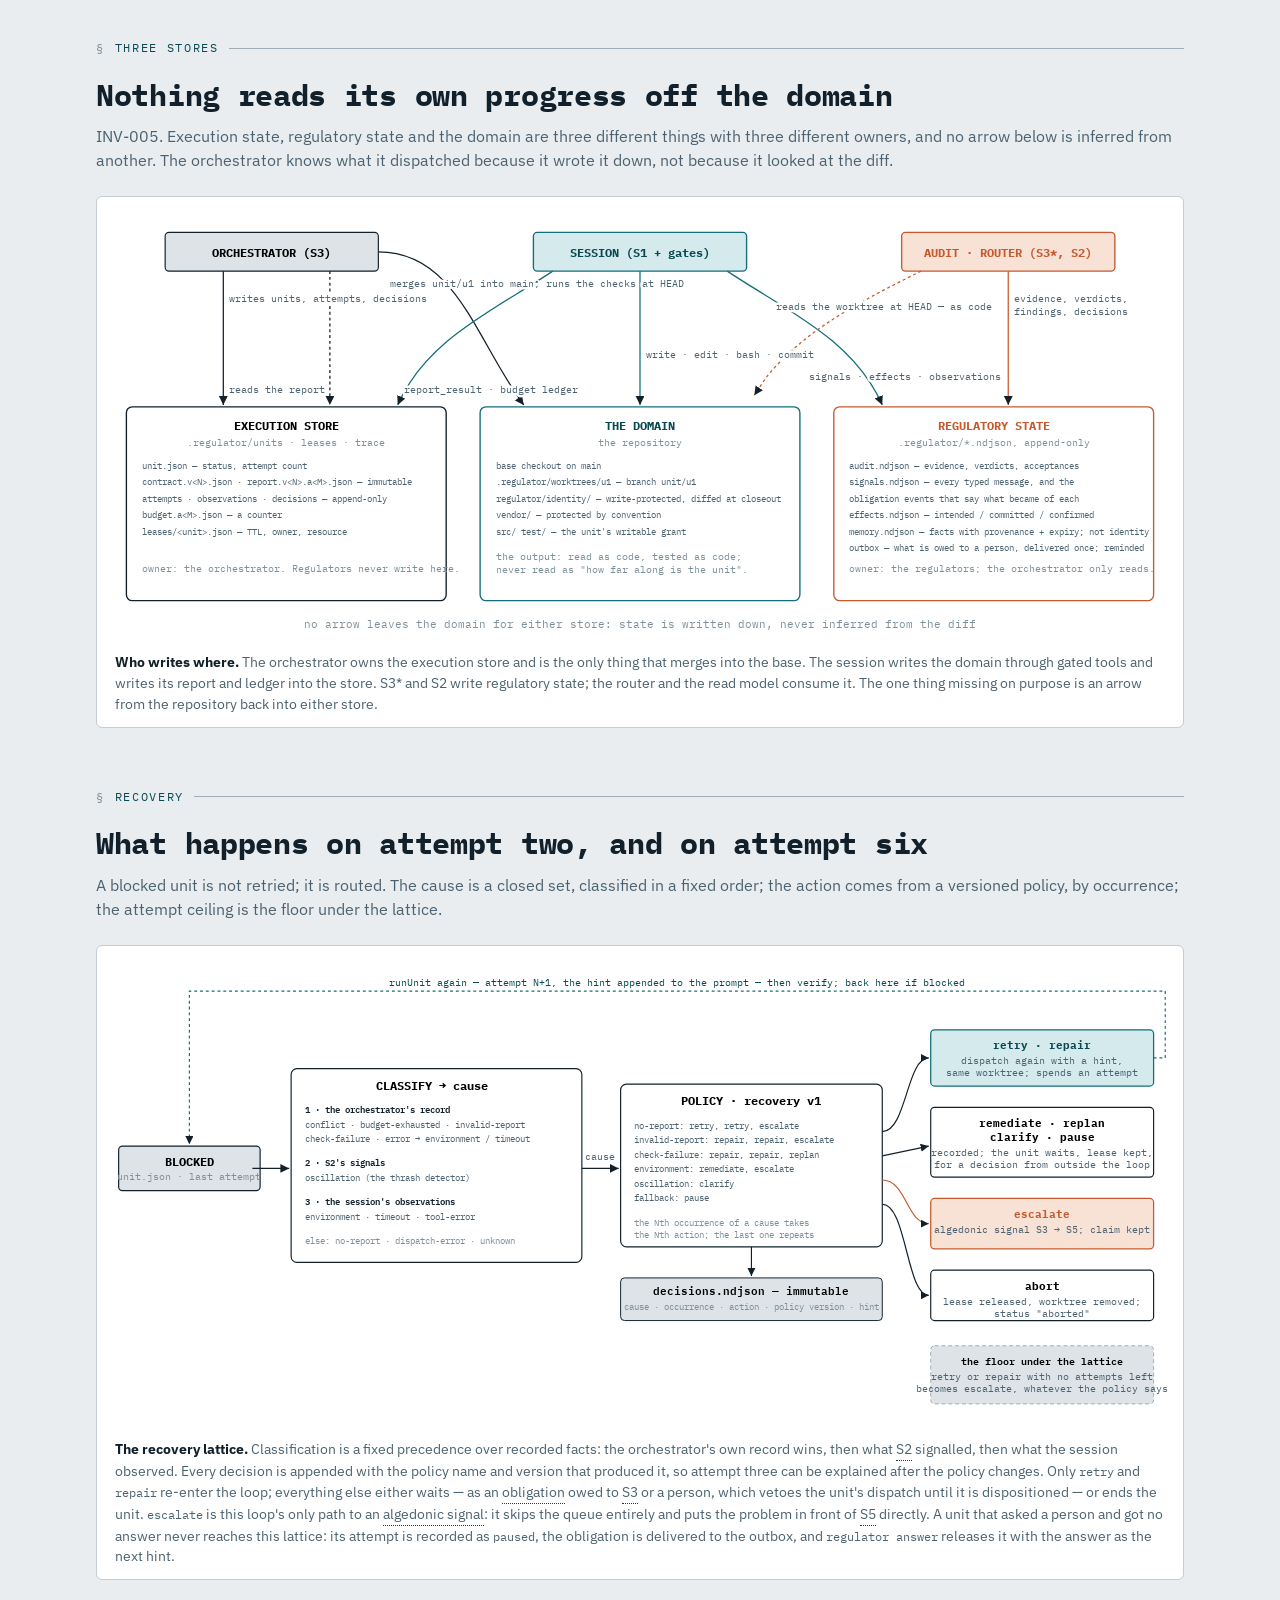
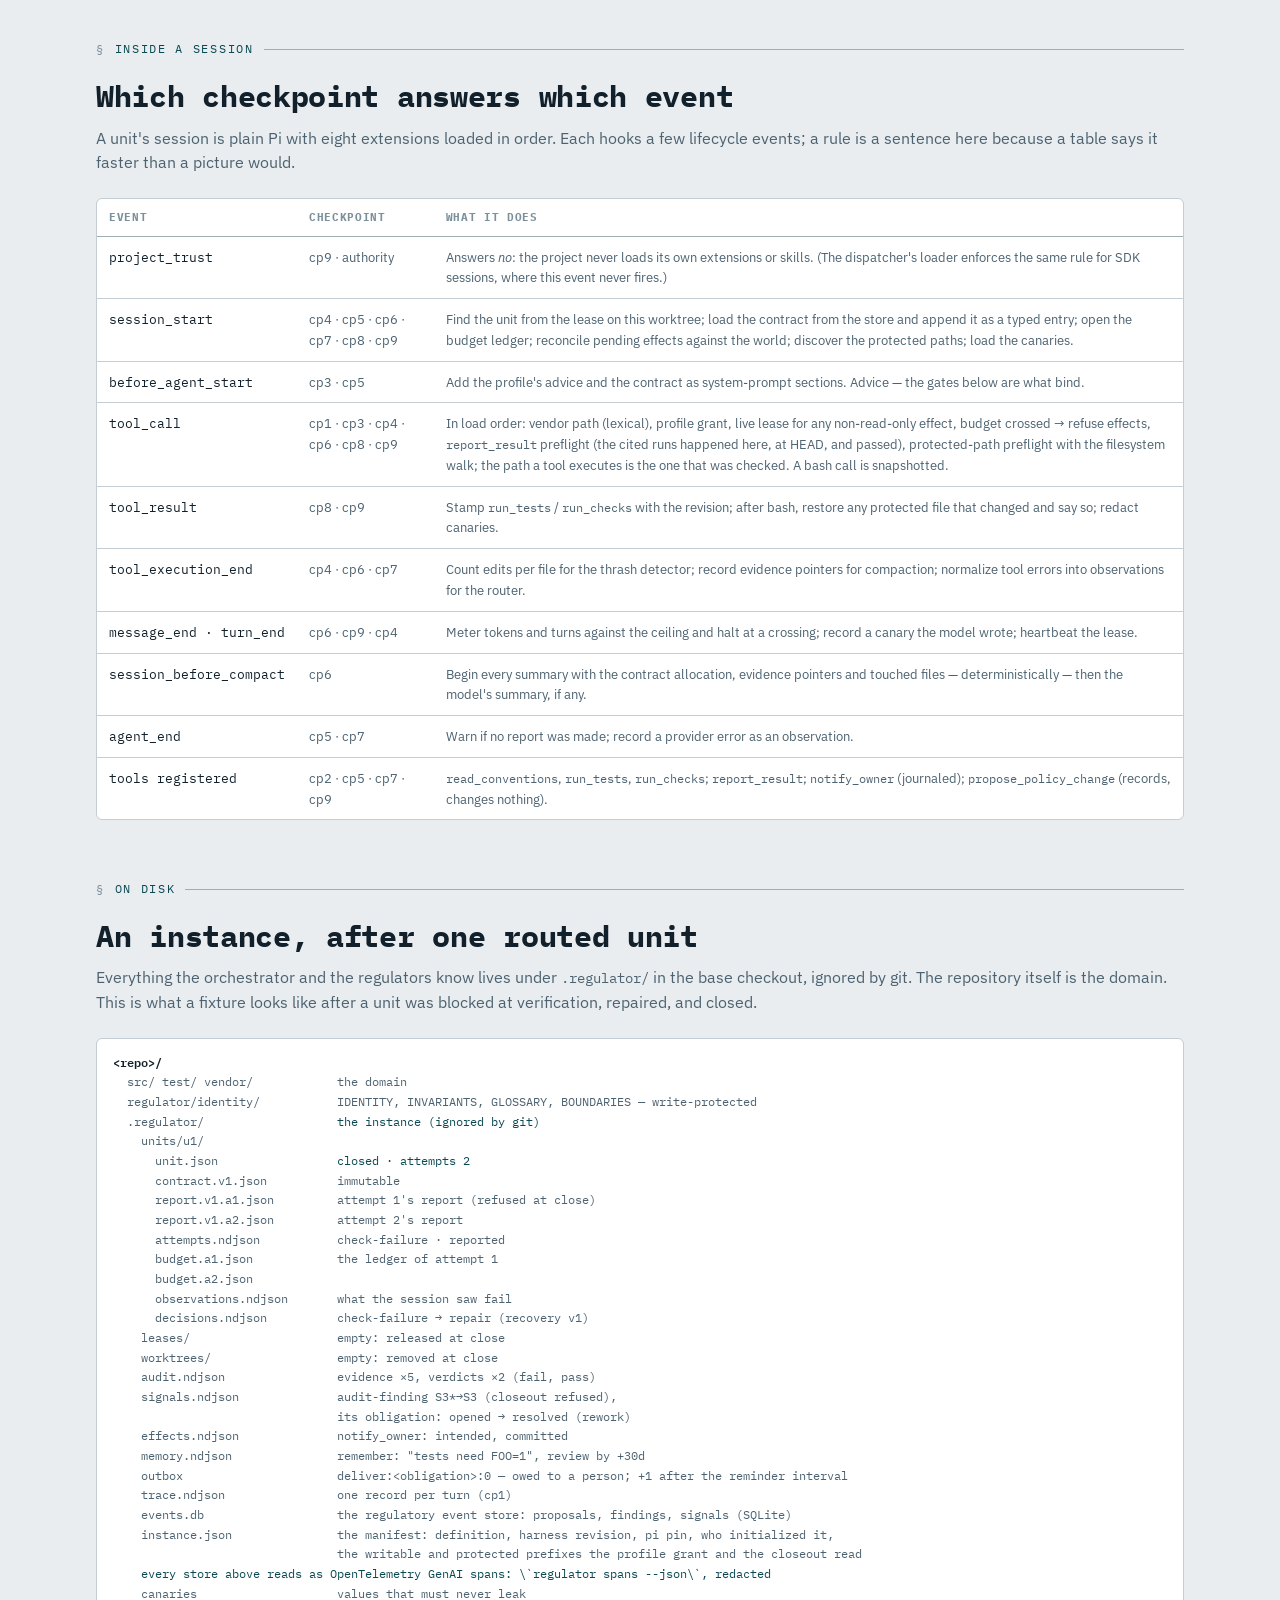
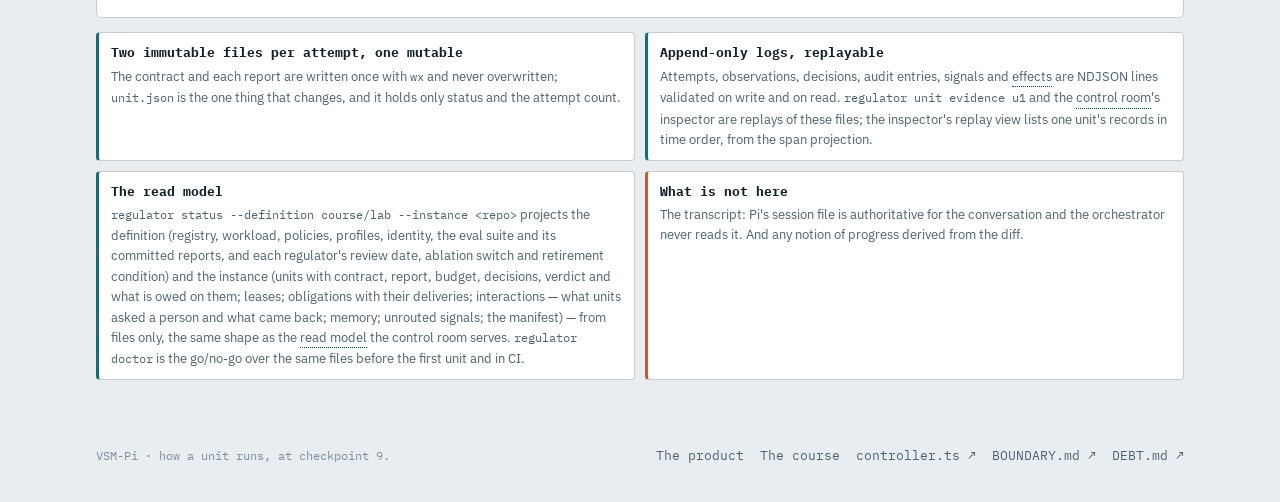
<file: site/v2/how-it-works.html>
<!doctype html>
<html lang="en">
<head>
<meta charset="utf-8">
<meta name="viewport" content="width=device-width, initial-scale=1, viewport-fit=cover">
<title>How a unit runs</title>
<meta name="description" content="How one unit of work runs through VSM-Pi's orchestrator: the loop, the session, the worktree, the stores, the contract, the verdict and the recovery lattice, drawn.">
<link rel="preconnect" href="https://fonts.googleapis.com">
<link rel="preconnect" href="https://fonts.gstatic.com" crossorigin>
<link href="https://fonts.googleapis.com/css2?family=IBM+Plex+Mono:wght@400;500;600;700&family=IBM+Plex+Sans:wght@400;500;600;700&display=swap" rel="stylesheet">
<link rel="stylesheet" href="glossary.css">
<style>
  *{box-sizing:border-box;}
  html,body{margin:0;padding:0;}
  :root{
    --bg:#e9edf0; --surface:#ffffff; --surface-2:#dde3e7;
    --ink:#11202b; --ink-dim:#4c6270; --ink-faint:#7c909c;
    --line:#c3cdd3; --line-strong:#9fadb5;
    --signal:#136e79; --signal-ink:#0a4952; --signal-soft:#d4eaec;
    --alarm:#c65a2e; --alarm-soft:#f7e2d5;
    --mono:'IBM Plex Mono',ui-monospace,SFMono-Regular,Menlo,monospace;
    --sans:'IBM Plex Sans',system-ui,-apple-system,Segoe UI,sans-serif;
    --radius:3px;
    color-scheme:light dark;
  }
  @media (prefers-color-scheme: dark){
    :root:not([data-theme="light"]){
      --bg:#0c1417; --surface:#121b1f; --surface-2:#182327;
      --ink:#e7edef; --ink-dim:#9fb0b6; --ink-faint:#6d8189;
      --line:#26343a; --line-strong:#3a4c53;
      --signal:#4fd6de; --signal-ink:#8fe7ec; --signal-soft:#152c30;
      --alarm:#ff8f5c; --alarm-soft:#2e1f16;
    }
  }
  :root[data-theme="dark"]{
    --bg:#0c1417; --surface:#121b1f; --surface-2:#182327;
    --ink:#e7edef; --ink-dim:#9fb0b6; --ink-faint:#6d8189;
    --line:#26343a; --line-strong:#3a4c53;
    --signal:#4fd6de; --signal-ink:#8fe7ec; --signal-soft:#152c30;
    --alarm:#ff8f5c; --alarm-soft:#2e1f16;
  }
  body{background:var(--bg);color:var(--ink);font-family:var(--sans);line-height:1.55;-webkit-font-smoothing:antialiased;}
  .wrap{max-width:1120px;margin:0 auto;padding-inline:16px;}
  a{color:var(--signal-ink);}
  h1,h2,h3{font-family:var(--mono);letter-spacing:-0.01em;text-wrap:balance;}
  code,.mono{font-family:var(--mono);}
  code{font-size:.92em;}
  nav{position:sticky;top:env(safe-area-inset-top,0px);z-index:20;background:color-mix(in srgb, var(--bg) 88%, transparent);backdrop-filter:blur(8px);border-bottom:1px solid var(--line);}
  .navrow{display:flex;align-items:center;gap:24px;padding-block:12px;overflow-x:auto;}
  .navmark{font-family:var(--mono);font-weight:700;font-size:14px;letter-spacing:.02em;white-space:nowrap;display:flex;align-items:center;gap:6px;text-decoration:none;color:var(--ink);}
  .navmark .dot{width:7px;height:7px;border-radius:50%;background:var(--signal);box-shadow:0 0 0 3px var(--signal-soft);}
  .navlinks{display:flex;gap:18px;font-family:var(--mono);font-size:12.5px;white-space:nowrap;}
  .navlinks a{color:var(--ink-dim);text-decoration:none;}
  .navlinks a:hover{color:var(--signal-ink);}
  section{padding-block:30px;}
  .kicker{font-family:var(--mono);font-size:12px;letter-spacing:.14em;text-transform:uppercase;color:var(--signal-ink);display:flex;align-items:center;gap:10px;margin-bottom:14px;}
  .kicker::before{content:"§";color:var(--ink-faint);}
  .kicker .tick{flex:1;height:1px;background:var(--line-strong);}
  h2.title{font-size:clamp(22px,3vw,30px);margin:0 0 6px;}
  .lede{color:var(--ink-dim);font-size:15.5px;margin:0 0 24px;}
  .hero{padding-block:56px 40px;}
  .hero-eyebrow{font-family:var(--mono);font-size:12.5px;color:var(--ink-faint);letter-spacing:.12em;text-transform:uppercase;margin-bottom:18px;}
  .hero h1{font-size:clamp(30px,5vw,48px);line-height:1.05;margin:0 0 18px;font-weight:700;}
  .hero h1 .accent{color:var(--signal-ink);}
  .hero p.tag{font-size:16.5px;color:var(--ink-dim);margin:0 0 20px;}
  figure{margin:24px 0 0;background:var(--surface);border:1px solid var(--line);border-radius:6px;padding:16px 10px 12px;}
  figure svg{display:block;max-width:100%;height:auto;margin:0 auto;color:var(--ink);font-family:var(--mono);}
  figcaption{font-family:var(--sans);font-size:13.5px;color:var(--ink-dim);margin:12px 8px 0;max-width:none;}
  figcaption b{color:var(--ink);}
  .steps{counter-reset:st;list-style:none;margin:18px 0 0;padding:0;border:1px solid var(--line);border-radius:6px;background:var(--surface);}
  .steps li{counter-increment:st;position:relative;padding:11px 14px 11px 46px;border-bottom:1px solid var(--line);font-size:13.8px;color:var(--ink-dim);}
  .steps li:last-child{border-bottom:none;}
  .steps li::before{content:counter(st);position:absolute;left:12px;top:10px;font-family:var(--mono);font-weight:700;color:var(--signal-ink);font-size:12px;width:22px;height:22px;border:1px solid var(--line-strong);border-radius:50%;display:flex;align-items:center;justify-content:center;}
  .steps li b{color:var(--ink);}
  .steps li .who{font-family:var(--mono);font-size:11px;color:var(--signal-ink);letter-spacing:.04em;text-transform:uppercase;margin-right:6px;}
  pre.code{background:var(--surface);border:1px solid var(--line);border-radius:6px;padding:14px 16px;font-family:var(--mono);font-size:12.3px;line-height:1.6;color:var(--ink-dim);overflow-x:auto;margin:0;}
  pre.code b{color:var(--ink);font-weight:600;}
  pre.code i{font-style:normal;color:var(--signal-ink);}
  pre.code u{text-decoration:none;color:var(--alarm);}
  .annot{display:grid;grid-template-columns:1fr;gap:14px;align-items:start;margin-top:18px;}
  .notes{display:grid;grid-template-columns:1fr 1fr;gap:10px;}
  @media (max-width:700px){.notes{grid-template-columns:1fr;}}
  .note{border:1px solid var(--line);border-left:3px solid var(--signal);border-radius:4px;padding:10px 12px;background:var(--surface);font-size:13.2px;color:var(--ink-dim);}
  .note.alarm{border-left-color:var(--alarm);}
  .note b{color:var(--ink);font-family:var(--mono);font-size:12.5px;display:block;margin-bottom:3px;}
  table{width:100%;border-collapse:collapse;font-size:13.4px;}
  .tbl-wrap{overflow-x:auto;border:1px solid var(--line);border-radius:6px;background:var(--surface);margin-top:18px;}
  th{text-align:left;font-family:var(--mono);font-size:11px;letter-spacing:.06em;text-transform:uppercase;color:var(--ink-faint);padding:10px 12px;border-bottom:1px solid var(--line-strong);white-space:nowrap;}
  td{padding:10px 12px;border-bottom:1px solid var(--line);vertical-align:top;color:var(--ink-dim);}
  td:first-child{font-family:var(--mono);color:var(--ink);white-space:nowrap;}
  tr:last-child td{border-bottom:none;}
  .grid2{display:grid;grid-template-columns:1fr 1fr;gap:24px;}
  @media (max-width:760px){.grid2{grid-template-columns:1fr;}}
  footer{padding-block:36px;}
  .foot-row{display:flex;flex-wrap:wrap;justify-content:space-between;gap:16px;align-items:center;}
  .foot-links{display:flex;gap:16px;font-family:var(--mono);font-size:12.5px;flex-wrap:wrap;}
  .foot-links a{color:var(--ink-dim);text-decoration:none;}
  .foot-note{font-family:var(--mono);font-size:11.5px;color:var(--ink-faint);}
</style>
</head>
<body>

<nav>
  <div class="wrap navrow">
    <a class="navmark" href="index.html"><span class="dot"></span>VSM&#8202;·&#8202;PI</a>
    <div class="navlinks">
      <a href="#loop">The loop</a>
      <a href="#lifecycle">Unit states</a>
      <a href="#workload">The workload</a>
      <a href="#contract">A contract</a>
      <a href="#report">The report</a>
      <a href="#stores">Three stores</a>
      <a href="#recovery">Recovery</a>
      <a href="#session">Inside a session</a>
      <a href="#disk">On disk</a>
      <a href="product.html">← The product</a>
      <a href="index.html">The course ↗</a>
    </div>
  </div>
</nav>

<header class="hero wrap">
  <div class="hero-eyebrow">How it works · drawn from the reference build at checkpoint 9</div>
  <h1>One unit, <span class="accent">end to end</span>.</h1>
  <p class="tag">The <button type="button" class="gl" data-term="orchestrator">orchestrator</button> never touches the code. It writes a contract, hands a
    session a worktree, reads the report the session wrote, re-runs the checks itself
    against the commit, and merges or routes. Everything on this page is what
    <code>course/lab/src/controller.ts</code> and checkpoints 2–9 actually do; nothing is
    aspirational.</p>
  <p class="tag">This page runs deeper than the others on purpose. Where the product and
    course pages summarize, this one shows the actual sequence diagram, two state
    diagrams — one for a single unit's own lifecycle, one for how a whole software change
    moves through six different unit types — the real contract and report JSON, a table of
    every extension hook a session fires, and the exact files an instance writes to disk.
    If you came here to see the mechanism, not just hear about it, this is the page.</p>

  <div class="vocab">
    <div class="vocab-head">
      <span class="vocab-title">Vocabulary — for this page specifically</span>
      <a class="vocab-more" href="https://github.com/MetaCoding-io/vsm-pi/blob/main/course/GLOSSARY.md" target="_blank" rel="noopener">Full glossary ↗</a>
    </div>
    <dl class="vocab-grid">
      <dt>unit</dt><dd>The smallest piece of dispatched work — one contract, one session, one verdict.</dd>
      <dt>worktree</dt><dd>A git checkout on its own branch, dedicated to exactly one unit, so units never collide.</dd>
      <dt>work contract</dt><dd>What the unit is authorized to decide: fixed, delegated, or left explicitly unresolved.</dd>
      <dt>lease</dt><dd>A time-limited claim on that worktree — it expires if whoever holds it goes quiet.</dd>
      <dt>closeout gate</dt><dd>The check that re-runs the unit's tests itself before trusting its report.</dd>
      <dt>obligation</dt><dd>A signal — often "a person needs to answer this" — that stays open until resolved.</dd>
      <dt>attempt</dt><dd>One immutable, claimed run of a unit against a specific revision. It doesn't finish or cancel the work by itself — routing decides what happens next.</dd>
      <dt>workload</dt><dd>A declared set of unit types for one kind of job — six of them, below, for software.</dd>
      <dt>capability profile</dt><dd>A bounded grant of tools and writable paths a unit runs under — a positive list, not a persona.</dd>
      <dt>evidence</dt><dd>A check result tied to the exact commit it ran against — never just "the tests passed," always "the tests passed, at this revision."</dd>
      <dt>technical verdict</dt><dd>Pass, fail, or inconclusive — decided mechanically from evidence, never from what the unit says about its own work.</dd>
      <dt>reintegration</dt><dd>Bringing an isolated unit's work back into the main line — the moment two units' assumptions about the same file can collide.</dd>
    </dl>
  </div>
</header>

<section id="loop" class="wrap">
  <div class="kicker">The loop<span class="tick"></span></div>
  <h2 class="title">Orchestrator, session, worktree, stores</h2>
  <p class="lede">Five participants. The orchestrator is the S3 loop in the base checkout.
    The session is Pi with the checkpoints loaded, running in a git worktree that belongs to
    exactly one unit. The domain — the repository — is on the far right and is only ever
    read as a domain: never as state.</p>

  <figure>
    <svg viewBox="0 0 1100 1010" role="img" aria-label="Sequence diagram of one unit through the S3 loop: the orchestrator writes the contract to the execution store, takes a lease and creates a worktree, dispatches a Pi session; the session's gates load the contract and lease, the model edits and tests inside the worktree and calls report_result, which is checked and written to the store; the orchestrator reads the report, re-runs the checks itself against the worktree's commit, writes evidence and a verdict to the audit log, and on pass merges the branch and releases the lease; on any other verdict it records a check-failure attempt and routes under the recovery policy.">
      <defs>
        <marker id="ah" markerWidth="8" markerHeight="8" refX="7" refY="3.5" orient="auto"><path d="M0,0 L7,3.5 L0,7 Z" fill="currentColor"/></marker>
        <marker id="ah-ret" markerWidth="8" markerHeight="8" refX="7" refY="3.5" orient="auto"><path d="M0,0 L7,3.5 L0,7 Z" fill="var(--ink-faint)"/></marker>
      </defs>
      <!-- lane heads -->
      <g font-size="12" font-weight="700" text-anchor="middle">
        <rect x="35" y="14" width="150" height="40" rx="4" fill="var(--surface-2)" stroke="currentColor" stroke-width="1.2"/>
        <text x="110" y="31">ORCHESTRATOR</text>
        <text x="110" y="46" font-size="10" font-weight="400" fill="var(--ink-faint)">S3 loop · base checkout</text>
        <rect x="255" y="14" width="150" height="40" rx="4" fill="var(--surface-2)" stroke="currentColor" stroke-width="1.2"/>
        <text x="330" y="31">EXECUTION STORE</text>
        <text x="330" y="46" font-size="10" font-weight="400" fill="var(--ink-faint)">.regulator/units/u1/</text>
        <rect x="475" y="14" width="150" height="40" rx="4" fill="var(--signal-soft)" stroke="var(--signal)" stroke-width="1.4"/>
        <text x="550" y="31" fill="var(--signal-ink)">SESSION</text>
        <text x="550" y="46" font-size="10" font-weight="400" fill="var(--ink-faint)">Pi + checkpoints 2–9</text>
        <rect x="695" y="14" width="150" height="40" rx="4" fill="var(--surface-2)" stroke="currentColor" stroke-width="1.2"/>
        <text x="770" y="31">WORKTREE</text>
        <text x="770" y="46" font-size="10" font-weight="400" fill="var(--ink-faint)">branch unit/u1</text>
        <rect x="900" y="14" width="180" height="40" rx="4" fill="var(--surface-2)" stroke="currentColor" stroke-width="1.2"/>
        <text x="990" y="31">REGULATORY STATE</text>
        <text x="990" y="46" font-size="10" font-weight="400" fill="var(--ink-faint)">audit log · signal sink</text>
      </g>
      <!-- lifelines -->
      <g stroke="var(--line-strong)" stroke-width="1" stroke-dasharray="4 4">
        <line x1="110" y1="54" x2="110" y2="990"/>
        <line x1="330" y1="54" x2="330" y2="990"/>
        <line x1="550" y1="54" x2="550" y2="990"/>
        <line x1="770" y1="54" x2="770" y2="990"/>
        <line x1="990" y1="54" x2="990" y2="990"/>
      </g>
      <!-- activation bars -->
      <rect x="105" y="80" width="10" height="150" fill="var(--surface-2)" stroke="currentColor" stroke-width="1"/>
      <rect x="545" y="290" width="10" height="290" fill="var(--signal-soft)" stroke="var(--signal)" stroke-width="1"/>
      <rect x="105" y="600" width="10" height="380" fill="var(--surface-2)" stroke="currentColor" stroke-width="1"/>

      <!-- phase bands -->
      <g font-size="10.5" fill="var(--ink-faint)" font-weight="600" letter-spacing=".08em">
        <text x="1080" y="74" text-anchor="end">CONTRACT</text>
        <text x="1080" y="176" text-anchor="end">DISPATCH</text>
        <text x="1080" y="286" text-anchor="end">THE UNIT WORKS</text>
        <text x="1080" y="620" text-anchor="end">VERIFY</text>
        <text x="1080" y="806" text-anchor="end">CLOSE · or ROUTE</text>
      </g>
      <g stroke="var(--line)" stroke-width="1">
        <line x1="20" y1="162" x2="1080" y2="162"/>
        <line x1="20" y1="272" x2="1080" y2="272"/>
        <line x1="20" y1="606" x2="1080" y2="606"/>
        <line x1="20" y1="792" x2="1080" y2="792"/>
      </g>

      <!-- messages: font-size 11.5 -->
      <g font-size="11.5" stroke-width="1.3">
        <!-- contract -->
        <line x1="115" y1="96" x2="323" y2="96" stroke="currentColor" marker-end="url(#ah)"/>
        <text paint-order="stroke" stroke="var(--surface)" stroke-width="5" stroke-linejoin="round" x="122" y="91" text-anchor="start">checkContract → createUnit</text>
        <text paint-order="stroke" stroke="var(--surface)" stroke-width="5" stroke-linejoin="round" x="122" y="110" text-anchor="start" font-size="10" fill="var(--ink-faint)">contract.v1.json · unit.json (contracted)</text>
        <line x1="115" y1="134" x2="763" y2="134" stroke="currentColor" marker-end="url(#ah)"/>
        <text paint-order="stroke" stroke="var(--surface)" stroke-width="5" stroke-linejoin="round" x="440" y="129" text-anchor="middle">startUnit: acquire lease (TTL) · git worktree add unit/u1</text>
        <text paint-order="stroke" stroke="var(--surface)" stroke-width="5" stroke-linejoin="round" x="440" y="148" text-anchor="middle" font-size="10" fill="var(--ink-faint)">.regulator/leases/u1.json · .regulator/worktrees/u1/</text>
        <!-- dispatch -->
        <line x1="115" y1="196" x2="543" y2="196" stroke="currentColor" marker-end="url(#ah)"/>
        <text paint-order="stroke" stroke="var(--surface)" stroke-width="5" stroke-linejoin="round" x="329" y="191" text-anchor="middle">dispatch: createAgentSession(cwd = worktree, model = route.primary)</text>
        <text paint-order="stroke" stroke="var(--surface)" stroke-width="5" stroke-linejoin="round" x="122" y="210" text-anchor="start" font-size="10" fill="var(--ink-faint)">only the definition's extensions load · flags: unit, profile, contract, policy · the router's hint, if any</text>
        <line x1="543" y1="236" x2="337" y2="236" stroke="currentColor" marker-end="url(#ah)"/>
        <text paint-order="stroke" stroke="var(--surface)" stroke-width="5" stroke-linejoin="round" x="440" y="231" text-anchor="middle">session_start: lease → unit → contract from the store; budget ledger opened</text>
        <text paint-order="stroke" stroke="var(--surface)" stroke-width="5" stroke-linejoin="round" x="440" y="250" text-anchor="middle" font-size="10" fill="var(--ink-faint)">cp4 lease gate · cp5 contract section · cp6 meter · cp7 reconcile effects · cp9 protected paths</text>
        <!-- the unit works -->
        <line x1="555" y1="310" x2="763" y2="310" stroke="var(--signal)" marker-end="url(#ah)"/>
        <text paint-order="stroke" stroke="var(--surface)" stroke-width="5" stroke-linejoin="round" x="659" y="305" text-anchor="middle">read · write · edit · bash</text>
        <text paint-order="stroke" stroke="var(--surface)" stroke-width="5" stroke-linejoin="round" x="659" y="324" text-anchor="middle" font-size="10" fill="var(--ink-faint)">every tool_call passes the gates: profile grant, lease, protected paths, budget</text>
        <line x1="555" y1="350" x2="763" y2="350" stroke="var(--signal)" marker-end="url(#ah)"/>
        <text paint-order="stroke" stroke="var(--surface)" stroke-width="5" stroke-linejoin="round" x="659" y="345" text-anchor="middle">run_tests · run_checks (typed tools)</text>
        <text paint-order="stroke" stroke="var(--surface)" stroke-width="5" stroke-linejoin="round" x="659" y="364" text-anchor="middle" font-size="10" fill="var(--ink-faint)">results stamped with the revision they ran at</text>
        <line x1="555" y1="390" x2="763" y2="390" stroke="var(--signal)" marker-end="url(#ah)"/>
        <text paint-order="stroke" stroke="var(--surface)" stroke-width="5" stroke-linejoin="round" x="659" y="385" text-anchor="middle">git commit</text>
        <text paint-order="stroke" stroke="var(--surface)" stroke-width="5" stroke-linejoin="round" x="659" y="404" text-anchor="middle" font-size="10" fill="var(--ink-faint)">evidence binds to a commit; a dirty tree cannot close</text>
        <line x1="555" y1="436" x2="983" y2="436" stroke="var(--ink-faint)" marker-end="url(#ah-ret)"/>
        <text paint-order="stroke" stroke="var(--surface)" stroke-width="5" stroke-linejoin="round" x="769" y="431" text-anchor="middle" fill="var(--ink-dim)">observations · signals, as they happen</text>
        <text paint-order="stroke" stroke="var(--surface)" stroke-width="5" stroke-linejoin="round" x="769" y="450" text-anchor="middle" font-size="10" fill="var(--ink-faint)">tool errors (cp7) · thrash signal (cp4) · protected file touched by bash → restored, finding (cp9)</text>
        <line x1="543" y1="486" x2="337" y2="486" stroke="var(--signal)" marker-end="url(#ah)"/>
        <text paint-order="stroke" stroke="var(--surface)" stroke-width="5" stroke-linejoin="round" x="440" y="481" text-anchor="middle">report_result → report.v1.a1.json</text>
        <text paint-order="stroke" stroke="var(--surface)" stroke-width="5" stroke-linejoin="round" x="122" y="500" text-anchor="start" font-size="10" fill="var(--ink-faint)">refused unless the cited runs happened here at HEAD (cp8), every delegated choice is reported, unresolved are preserved or surfaced, evidence classes present (cp5)</text>
        <line x1="543" y1="536" x2="117" y2="536" stroke="var(--signal)" marker-end="url(#ah)"/>
        <text paint-order="stroke" stroke="var(--surface)" stroke-width="5" stroke-linejoin="round" x="330" y="531" text-anchor="middle">session ends (agent_end); dispatcher returns the session id</text>
        <text paint-order="stroke" stroke="var(--surface)" stroke-width="5" stroke-linejoin="round" x="330" y="550" text-anchor="middle" font-size="10" fill="var(--ink-faint)">the transcript is Pi's; the orchestrator never reads it</text>
        <!-- verify -->
        <line x1="323" y1="640" x2="117" y2="640" stroke="currentColor" marker-end="url(#ah)"/>
        <text paint-order="stroke" stroke="var(--surface)" stroke-width="5" stroke-linejoin="round" x="122" y="635" text-anchor="start">getReport(u1, v1, attempt 1)</text>
        <text paint-order="stroke" stroke="var(--surface)" stroke-width="5" stroke-linejoin="round" x="122" y="654" text-anchor="start" font-size="10" fill="var(--ink-faint)">no report → attempt "no-report" · invalid → "invalid-report" · ledger exhausted → "budget-exhausted"</text>
        <line x1="115" y1="688" x2="763" y2="688" stroke="var(--alarm)" marker-end="url(#ah)"/>
        <text paint-order="stroke" stroke="var(--surface)" stroke-width="5" stroke-linejoin="round" x="440" y="683" text-anchor="middle" fill="var(--alarm)">auditUnit: run_checks · run_tests, with the orchestrator's own runner, at the worktree's HEAD</text>
        <text paint-order="stroke" stroke="var(--surface)" stroke-width="5" stroke-linejoin="round" x="440" y="702" text-anchor="middle" font-size="10" fill="var(--ink-faint)">same commands the unit ran; different runner, different time — the report's claims satisfy nothing</text>
        <line x1="115" y1="736" x2="983" y2="736" stroke="var(--alarm)" marker-end="url(#ah)"/>
        <text paint-order="stroke" stroke="var(--surface)" stroke-width="5" stroke-linejoin="round" x="550" y="731" text-anchor="middle" fill="var(--alarm)">evidence records (revision, environment, criterion) + technical verdict → audit.ndjson</text>
        <text paint-order="stroke" stroke="var(--surface)" stroke-width="5" stroke-linejoin="round" x="550" y="750" text-anchor="middle" font-size="10" fill="var(--ink-faint)">pass · fail (failed / contradicted) · inconclusive (missing / stale / awaiting human acceptance)</text>
        <!-- close or route -->
        <line x1="115" y1="826" x2="763" y2="826" stroke="currentColor" marker-end="url(#ah)"/>
        <text paint-order="stroke" stroke="var(--surface)" stroke-width="5" stroke-linejoin="round" x="440" y="821" text-anchor="middle">PASS → attempt "reported" · finishUnit: merge unit/u1 into main · remove worktree · release lease</text>
        <text paint-order="stroke" stroke="var(--surface)" stroke-width="5" stroke-linejoin="round" x="440" y="840" text-anchor="middle" font-size="10" fill="var(--ink-faint)">a merge conflict is not resolved: the unit stays blocked and S2 signals S3 · an unanswered question → attempt "paused", held until a person answers</text>
        <line x1="115" y1="880" x2="323" y2="880" stroke="currentColor" marker-end="url(#ah)"/>
        <text paint-order="stroke" stroke="var(--surface)" stroke-width="5" stroke-linejoin="round" x="122" y="875" text-anchor="start">otherwise → attempt "check-failure" · unit blocked</text>
        <line x1="115" y1="920" x2="983" y2="920" stroke="currentColor" marker-end="url(#ah)"/>
        <text paint-order="stroke" stroke="var(--surface)" stroke-width="5" stroke-linejoin="round" x="550" y="915" text-anchor="middle">routeUnit: cause → policy → decision (decisions.ndjson) · audit finding S3* → S3</text>
        <text paint-order="stroke" stroke="var(--surface)" stroke-width="5" stroke-linejoin="round" x="550" y="934" text-anchor="middle" font-size="10" fill="var(--ink-faint)">retry / repair → dispatch again with a hint (same worktree, new attempt) · escalate → algedonic signal to S5 · abort → lease and worktree gone</text>
        <path d="M 115 962 L 70 962 L 70 196 L 103 196" fill="none" stroke="currentColor" stroke-width="1.3" stroke-dasharray="3 3" marker-end="url(#ah)"/>
        <text paint-order="stroke" stroke="var(--surface)" stroke-width="5" stroke-linejoin="round" x="150" y="966" text-anchor="start" font-size="10.5" fill="var(--ink-dim)">retry / repair: back to dispatch, while attempts remain</text>
      </g>
    </svg>
    <figcaption><b>One unit through the loop.</b> Solid arrows are calls; the teal ones are the session acting inside its worktree, the orange ones are S3* verifying independently of what the session reported. The orchestrator writes to the execution store and reads the report from it; it never reads the transcript and never reads the diff to learn how the unit is doing. Every step is in <code>controller.ts</code> (<code>runUnit</code>, <code>auditUnit</code>, <code>routeUnit</code>, <code>driveUnit</code>) and the checkpoint extensions.</figcaption>
  </figure>

  <ol class="steps">
    <li><span class="who">Contract</span><b>The orchestrator checks the contract</b> (shape, consistency, a unit type the workload declares) and records the unit under it. The contract file is immutable; a new version is a replan, not a retry.</li>
    <li><span class="who">Dispatch</span><b>A lease and a worktree are taken</b> for the unit — a branch <code>unit/u1</code> checked out under <code>.regulator/worktrees/u1</code> — and a Pi session starts there with the definition's checkpoints, and nothing the project supplies, loaded.</li>
    <li><span class="who">Session</span><b>The gates find the unit the way S3 recorded it</b>: the lease whose resource is this worktree, then the contract from the store. The contract becomes a system-prompt section (advice) and a typed session entry (state).</li>
    <li><span class="who">Session</span><b>The model works inside the gates.</b> Writes need the <button type="button" class="gl" data-term="profile">profile</button>'s grant and a live lease and must not touch identity or protected paths; the budget meter counts every turn; tool errors become observations; <code>run_tests</code> results are stamped with the revision they ran at.</li>
    <li><span class="who">Session</span><b>It commits and calls <code>report_result</code></b> — the only way a unit ends well. The report is refused unless it honours the contract and cites runs that happened here, on the committed tree, and passed.</li>
    <li><span class="who">Verify</span><b>The orchestrator reads the report</b>, never the diff, and re-runs the workload's checks itself against the commit. <button type="button" class="gl" data-term="evidence">Evidence</button> and the <button type="button" class="gl" data-term="verdict">verdict</button> go to the audit log; a claim in the report that the host contradicts is named.</li>
    <li><span class="who">Close</span><b>On pass, the branch is merged</b> into the base, the worktree removed, the lease released. On anything else the <button type="button" class="gl" data-term="attempt">attempt</button> is recorded as it ended and the unit is blocked.</li>
    <li><span class="who">Route</span><b>A blocked unit is routed</b> under the versioned recovery policy: the cause is classified from the orchestrator's records first, then S2's signals (an <button type="button" class="gl" data-term="oscillation">oscillation</button>, say), then the session's observations; the Nth occurrence takes the Nth action; retry and repair spend attempts and become escalate at the ceiling.</li>
  </ol>
</section>

<section id="lifecycle" class="wrap">
  <div class="kicker">The unit's own states<span class="tick"></span></div>
  <h2 class="title">The same journey, drawn as a state machine</h2>
  <p class="lede">The sequence diagram above shows <em>who calls whom, in what order</em>. This is
    the complementary view: <em>what the unit itself can be</em>, at any moment, and exactly
    what moves it from one thing to the next. There are only six values a <button type="button" class="gl" data-term="unit">unit</button>'s
    status field can ever hold — <code>contracted</code>, <code>dispatched</code>,
    <code>reported</code>, <code>closed</code>, <code>blocked</code>, <code>aborted</code> —
    defined once in <code>packages/protocol/src/execution.ts</code> and enforced everywhere
    that reads or writes a unit record. If a status isn't in that list, it isn't a status;
    it's a bug.</p>

  <figure>
    <svg viewBox="0 0 1040 560" role="img" aria-label="State diagram of a unit's lifecycle. Contracted moves to dispatched once a lease and worktree exist. Dispatched moves to reported only when report_result is called and the host's own re-check of the checks passes; otherwise dispatched moves directly to blocked, for reasons including no report, invalid report, budget exhausted, an unanswered question (paused), or a check failure. Reported moves to closed when the merge into the base succeeds, or to blocked if reintegration conflicts. From blocked, retry or repair loop back to dispatched for another attempt. Remediate, replan, clarify, pause, and escalate move to a waiting state where an obligation is open and redispatch is refused until a person or S3 dispositions it; from waiting, the disposition either resumes back to dispatched with the decision as a hint, or ends the unit in aborted. Blocked can also go directly to aborted.">
      <defs>
        <marker id="ah4" markerWidth="8" markerHeight="8" refX="7" refY="3.5" orient="auto"><path d="M0,0 L7,3.5 L0,7 Z" fill="currentColor"/></marker>
        <marker id="ah4-alarm" markerWidth="8" markerHeight="8" refX="7" refY="3.5" orient="auto"><path d="M0,0 L7,3.5 L0,7 Z" fill="var(--alarm)"/></marker>
        <marker id="ah4-signal" markerWidth="8" markerHeight="8" refX="7" refY="3.5" orient="auto"><path d="M0,0 L7,3.5 L0,7 Z" fill="var(--signal)"/></marker>
      </defs>

      <circle cx="8" cy="140" r="5" fill="currentColor"/>
      <line x1="13" y1="140" x2="19" y2="140" stroke="currentColor" stroke-width="1.3" marker-end="url(#ah4)"/>

      <rect x="20" y="110" width="150" height="60" rx="6" fill="var(--surface)" stroke="currentColor" stroke-width="1.3"/>
      <text x="95" y="135" text-anchor="middle" font-family="var(--mono)" font-weight="700" font-size="13">CONTRACTED</text>
      <text x="95" y="152" text-anchor="middle" font-family="var(--mono)" font-size="9" fill="var(--ink-faint)">checked, recorded</text>

      <rect x="250" y="110" width="160" height="60" rx="6" fill="var(--signal-soft)" stroke="var(--signal)" stroke-width="1.5"/>
      <text x="330" y="135" text-anchor="middle" font-family="var(--mono)" font-weight="700" font-size="13" fill="var(--signal-ink)">DISPATCHED</text>
      <text x="330" y="152" text-anchor="middle" font-family="var(--mono)" font-size="9" fill="var(--ink-faint)">lease + worktree + session</text>

      <rect x="490" y="110" width="160" height="60" rx="6" fill="var(--surface)" stroke="currentColor" stroke-width="1.3"/>
      <text x="570" y="135" text-anchor="middle" font-family="var(--mono)" font-weight="700" font-size="13">REPORTED</text>
      <text x="570" y="152" text-anchor="middle" font-family="var(--mono)" font-size="9" fill="var(--ink-faint)">checks already passed; merging</text>

      <rect x="730" y="110" width="160" height="60" rx="6" fill="var(--signal-soft)" stroke="var(--signal)" stroke-width="1.5"/>
      <text x="810" y="133" text-anchor="middle" font-family="var(--mono)" font-weight="700" font-size="13" fill="var(--signal-ink)">CLOSED</text>
      <text x="810" y="150" text-anchor="middle" font-family="var(--mono)" font-size="9" fill="var(--ink-faint)">terminal · merged, lease gone</text>

      <rect x="400" y="280" width="170" height="60" rx="6" fill="var(--alarm-soft)" stroke="var(--alarm)" stroke-width="1.5"/>
      <text x="485" y="305" text-anchor="middle" font-family="var(--mono)" font-weight="700" font-size="13" fill="var(--alarm)">BLOCKED</text>
      <text x="485" y="322" text-anchor="middle" font-family="var(--mono)" font-size="9" fill="var(--ink-dim)">this attempt didn't close</text>

      <rect x="400" y="410" width="170" height="60" rx="6" fill="var(--surface)" stroke="var(--line-strong)" stroke-width="1.3" stroke-dasharray="4 3"/>
      <text x="485" y="432" text-anchor="middle" font-family="var(--mono)" font-weight="700" font-size="12">WAITING</text>
      <text x="485" y="447" text-anchor="middle" font-family="var(--mono)" font-size="9" fill="var(--ink-faint)">an obligation is open</text>
      <text x="485" y="460" text-anchor="middle" font-family="var(--mono)" font-size="9" fill="var(--ink-faint)">on this unit</text>

      <rect x="670" y="410" width="160" height="60" rx="6" fill="var(--surface)" stroke="currentColor" stroke-width="1.3"/>
      <text x="750" y="433" text-anchor="middle" font-family="var(--mono)" font-weight="700" font-size="13">ABORTED</text>
      <text x="750" y="450" text-anchor="middle" font-family="var(--mono)" font-size="9" fill="var(--ink-faint)">terminal · lease + worktree gone</text>

      <g font-size="10.5" stroke-width="1.3">
        <line x1="170" y1="140" x2="248" y2="140" stroke="currentColor" marker-end="url(#ah4)"/>
        <text paint-order="stroke" stroke="var(--surface)" stroke-width="5" stroke-linejoin="round" x="209" y="96" text-anchor="middle">startUnit</text>

        <line x1="410" y1="140" x2="488" y2="140" stroke="var(--signal)" marker-end="url(#ah4-signal)"/>
        <text paint-order="stroke" stroke="var(--surface)" stroke-width="5" stroke-linejoin="round" x="450" y="90" text-anchor="middle" fill="var(--signal-ink)">report_result,</text>
        <text paint-order="stroke" stroke="var(--surface)" stroke-width="5" stroke-linejoin="round" x="450" y="103" text-anchor="middle" fill="var(--signal-ink)">host re-check: pass</text>

        <line x1="650" y1="140" x2="728" y2="140" stroke="var(--signal)" marker-end="url(#ah4-signal)"/>
        <text paint-order="stroke" stroke="var(--surface)" stroke-width="5" stroke-linejoin="round" x="689" y="96" text-anchor="middle" fill="var(--signal-ink)">merge succeeds</text>

        <path d="M 340 170 L 460 278" fill="none" stroke="var(--alarm)" marker-end="url(#ah4-alarm)"/>
        <text paint-order="stroke" stroke="var(--surface)" stroke-width="5" stroke-linejoin="round" x="330" y="222" text-anchor="start" font-size="9.5" fill="var(--alarm)">no-report · invalid-report</text>
        <text paint-order="stroke" stroke="var(--surface)" stroke-width="5" stroke-linejoin="round" x="330" y="236" text-anchor="start" font-size="9.5" fill="var(--alarm)">budget-exhausted · paused</text>
        <text paint-order="stroke" stroke="var(--surface)" stroke-width="5" stroke-linejoin="round" x="330" y="250" text-anchor="start" font-size="9.5" fill="var(--alarm)">check-failure</text>

        <path d="M 560 170 L 505 278" fill="none" stroke="var(--alarm)" marker-end="url(#ah4-alarm)"/>
        <text paint-order="stroke" stroke="var(--surface)" stroke-width="5" stroke-linejoin="round" x="590" y="225" text-anchor="start" font-size="9.5" fill="var(--alarm)">reintegration conflict</text>

        <path d="M 400 300 C 250 300, 250 200, 302 172" fill="none" stroke="var(--signal)" stroke-dasharray="4 3" marker-end="url(#ah4-signal)"/>
        <text paint-order="stroke" stroke="var(--surface)" stroke-width="5" stroke-linejoin="round" x="255" y="255" text-anchor="middle" font-size="9.5" fill="var(--signal-ink)">retry / repair:</text>
        <text paint-order="stroke" stroke="var(--surface)" stroke-width="5" stroke-linejoin="round" x="255" y="269" text-anchor="middle" font-size="9.5" fill="var(--signal-ink)">attempt N+1</text>

        <line x1="485" y1="340" x2="485" y2="408" stroke="currentColor" marker-end="url(#ah4)"/>
        <text paint-order="stroke" stroke="var(--surface)" stroke-width="5" stroke-linejoin="round" x="500" y="365" text-anchor="start" font-size="9.5">remediate · replan</text>
        <text paint-order="stroke" stroke="var(--surface)" stroke-width="5" stroke-linejoin="round" x="500" y="379" text-anchor="start" font-size="9.5">clarify · pause · escalate</text>

        <path d="M 570 320 C 650 320, 650 380, 700 408" fill="none" stroke="currentColor" marker-end="url(#ah4)"/>
        <text paint-order="stroke" stroke="var(--surface)" stroke-width="5" stroke-linejoin="round" x="660" y="360" text-anchor="middle" font-size="9.5">abort</text>

        <path d="M 398 425 C 110 425, 110 155, 248 138" fill="none" stroke="var(--signal)" stroke-dasharray="4 3" marker-end="url(#ah4-signal)"/>
        <text paint-order="stroke" stroke="var(--surface)" stroke-width="5" stroke-linejoin="round" x="130" y="410" text-anchor="middle" font-size="9.5" fill="var(--signal-ink)">disposition resolves it:</text>
        <text paint-order="stroke" stroke="var(--surface)" stroke-width="5" stroke-linejoin="round" x="130" y="424" text-anchor="middle" font-size="9.5" fill="var(--signal-ink)">resume, decision as the hint</text>

        <line x1="570" y1="440" x2="668" y2="440" stroke="currentColor" stroke-dasharray="4 3" marker-end="url(#ah4)"/>
        <text paint-order="stroke" stroke="var(--surface)" stroke-width="5" stroke-linejoin="round" x="619" y="430" text-anchor="middle" font-size="9.5">disposition: abort</text>
      </g>
    </svg>
    <figcaption><b>Six states, and every real transition between them.</b> Solid arrows are
      automatic — the loop takes them on its own. Dashed arrows wait on something outside
      the loop: a policy decision, a person's answer, or S3 or S5 dispositioning an
      obligation. Notice what's <em>not</em> here: there is no "in progress" percentage,
      no "70% done" — a unit is exactly one of these six things, always, and the field
      that says which one is written by the orchestrator, never inferred from the
      worktree.</figcaption>
  </figure>

  <div class="notes">
    <div class="note"><b>Reported is not "the model finished"</b>By the time a unit's status becomes <code>reported</code>, the host has already re-run every check itself and they already passed — <code>closeVerifiedUnit</code> only sets this status right before attempting the merge. A unit whose checks fail never becomes <code>reported</code> at all; it goes straight from <code>dispatched</code> to <code>blocked</code>.</div>
    <div class="note"><b>Waiting isn't a sixth status</b>It's <code>blocked</code> plus an open <button type="button" class="gl" data-term="obligation">obligation</button> that vetoes the next dispatch. The schema stays at six values; the veto lives in the obligation ledger, checked fresh on every dispatch attempt.</div>
    <div class="note alarm"><b>Paused is a special case of blocked</b>When a unit asks a person a blocking question and nobody answers before the session ends, the attempt's outcome is recorded as <code>paused</code> and the unit's status is <code>blocked</code> — with the reason spelled out in plain language, not a code. <code>regulator answer</code> is what turns the obligation from open to resolved and lets the next dispatch through.</div>
    <div class="note"><b>The full decision logic is next</b>This diagram shows <em>where</em> a blocked unit can go. The <a href="#recovery">recovery section below</a> shows <em>how</em> the choice between retry, repair, remediate, replan, clarify, pause, escalate and abort actually gets made.</div>
  </div>
</section>

<section id="workload" class="wrap">
  <div class="kicker">The first workload<span class="tick"></span></div>
  <h2 class="title">A software change, phase by phase</h2>
  <p class="lede">A single unit's lifecycle, drawn above, says nothing about what kind of
    work it is. That's the <button type="button" class="gl" data-term="workload">workload</button>'s job: it declares the unit <em>types</em> available to a
    definition, each with its own <button type="button" class="gl" data-term="profile">capability profile</button> and its own closeout checks. This is
    <code>software-development.json</code>, the first workload the course ships, and the one
    behind every example on this page — including the <code>fix-known-issue</code> contract
    in the next section, which is an <code>implement</code> unit.</p>

  <figure>
    <svg viewBox="0 0 1040 400" role="img" aria-label="Flow diagram of the software-development workload's six unit types. Plan reads the repository and writes contracts, without changing anything. Implement changes source and tests under a contract in an isolated worktree. Verify independently and read-only examines a unit's output against its contract and the project's invariants. Integrate reintegrates a unit's branch into the base and resolves what the harness could not resolve on its own. Close confirms evidence is fresh and obligations are dispositioned. A separate research unit type, read-only, can be dispatched before planning or during implementation to answer one question about the environment; its result is routed into an obligation, not applied directly. If verify finds a problem, that becomes a new implement unit citing the finding, not an automatic retry of the same unit.">
      <defs>
        <marker id="ah5" markerWidth="8" markerHeight="8" refX="7" refY="3.5" orient="auto"><path d="M0,0 L7,3.5 L0,7 Z" fill="currentColor"/></marker>
        <marker id="ah5-alarm" markerWidth="8" markerHeight="8" refX="7" refY="3.5" orient="auto"><path d="M0,0 L7,3.5 L0,7 Z" fill="var(--alarm)"/></marker>
        <marker id="ah5-faint" markerWidth="8" markerHeight="8" refX="7" refY="3.5" orient="auto"><path d="M0,0 L7,3.5 L0,7 Z" fill="var(--ink-faint)"/></marker>
      </defs>

      <rect x="250" y="20" width="160" height="56" rx="6" fill="var(--surface)" stroke="var(--line-strong)" stroke-width="1.3" stroke-dasharray="4 3"/>
      <text x="330" y="43" text-anchor="middle" font-family="var(--mono)" font-weight="700" font-size="12.5">RESEARCH</text>
      <text x="330" y="58" text-anchor="middle" font-family="var(--mono)" font-size="9" fill="var(--ink-faint)">profile: intelligence · read-only</text>
      <text x="330" y="98" text-anchor="middle" font-family="var(--mono)" font-size="9.5" fill="var(--ink-dim)">answers one question; routed into an</text>
      <text x="330" y="111" text-anchor="middle" font-family="var(--mono)" font-size="9.5" fill="var(--ink-dim)">obligation — advice, never a decision</text>

      <rect x="20" y="150" width="140" height="64" rx="6" fill="var(--surface)" stroke="currentColor" stroke-width="1.3"/>
      <text x="90" y="175" text-anchor="middle" font-family="var(--mono)" font-weight="700" font-size="13">PLAN</text>
      <text x="90" y="192" text-anchor="middle" font-family="var(--mono)" font-size="9" fill="var(--ink-faint)">profile: research</text>
      <text x="90" y="204" text-anchor="middle" font-family="var(--mono)" font-size="9" fill="var(--ink-faint)">writes contracts</text>

      <rect x="250" y="150" width="160" height="64" rx="6" fill="var(--signal-soft)" stroke="var(--signal)" stroke-width="1.5"/>
      <text x="330" y="175" text-anchor="middle" font-family="var(--mono)" font-weight="700" font-size="13" fill="var(--signal-ink)">IMPLEMENT</text>
      <text x="330" y="192" text-anchor="middle" font-family="var(--mono)" font-size="9" fill="var(--ink-faint)">profile: implement</text>
      <text x="330" y="204" text-anchor="middle" font-family="var(--mono)" font-size="9" fill="var(--ink-faint)">changes source + tests</text>

      <rect x="480" y="150" width="140" height="64" rx="6" fill="var(--surface)" stroke="currentColor" stroke-width="1.3"/>
      <text x="550" y="175" text-anchor="middle" font-family="var(--mono)" font-weight="700" font-size="13">VERIFY</text>
      <text x="550" y="192" text-anchor="middle" font-family="var(--mono)" font-size="9" fill="var(--ink-faint)">profile: research</text>
      <text x="550" y="204" text-anchor="middle" font-family="var(--mono)" font-size="9" fill="var(--ink-faint)">read-only re-examination</text>

      <rect x="690" y="150" width="160" height="64" rx="6" fill="var(--surface)" stroke="currentColor" stroke-width="1.3"/>
      <text x="770" y="175" text-anchor="middle" font-family="var(--mono)" font-weight="700" font-size="13">INTEGRATE</text>
      <text x="770" y="192" text-anchor="middle" font-family="var(--mono)" font-size="9" fill="var(--ink-faint)">profile: implement</text>
      <text x="770" y="204" text-anchor="middle" font-family="var(--mono)" font-size="9" fill="var(--ink-faint)">reintegrates the branch</text>

      <rect x="900" y="150" width="120" height="64" rx="6" fill="var(--surface-2)" stroke="var(--line-strong)" stroke-width="1.3"/>
      <text x="960" y="175" text-anchor="middle" font-family="var(--mono)" font-weight="700" font-size="12.5">CLOSE</text>
      <text x="960" y="192" text-anchor="middle" font-family="var(--mono)" font-size="9" fill="var(--ink-faint)">profile: research</text>
      <text x="960" y="204" text-anchor="middle" font-family="var(--mono)" font-size="9" fill="var(--ink-faint)">evidence fresh?</text>

      <g stroke-width="1.3" font-size="10">
        <path d="M 300 76 C 260 100, 160 120, 105 148" fill="none" stroke="var(--ink-faint)" stroke-dasharray="3 4" marker-end="url(#ah5-faint)"/>
        <path d="M 330 76 L 330 148" fill="none" stroke="var(--ink-faint)" stroke-dasharray="3 4" marker-end="url(#ah5-faint)"/>
        <text paint-order="stroke" stroke="var(--surface)" stroke-width="5" stroke-linejoin="round" x="150" y="130" text-anchor="middle" fill="var(--ink-dim)">before planning, or mid-implementation</text>

        <line x1="160" y1="182" x2="248" y2="182" stroke="currentColor" marker-end="url(#ah5)"/>
        <text paint-order="stroke" stroke="var(--surface)" stroke-width="5" stroke-linejoin="round" x="204" y="172" text-anchor="middle">one contract per unit</text>

        <line x1="410" y1="182" x2="478" y2="182" stroke="currentColor" marker-end="url(#ah5)"/>
        <text paint-order="stroke" stroke="var(--surface)" stroke-width="5" stroke-linejoin="round" x="444" y="172" text-anchor="middle" font-size="9.5">closes; a second</text>
        <text paint-order="stroke" stroke="var(--surface)" stroke-width="5" stroke-linejoin="round" x="444" y="230" text-anchor="middle" font-size="9.5">unit re-examines it</text>

        <line x1="620" y1="182" x2="688" y2="182" stroke="currentColor" marker-end="url(#ah5)"/>
        <text paint-order="stroke" stroke="var(--surface)" stroke-width="5" stroke-linejoin="round" x="654" y="172" text-anchor="middle" font-size="9.5">no problems found</text>

        <line x1="850" y1="182" x2="898" y2="182" stroke="currentColor" marker-end="url(#ah5)"/>
        <text paint-order="stroke" stroke="var(--surface)" stroke-width="5" stroke-linejoin="round" x="874" y="172" text-anchor="middle" font-size="9.5">merged</text>

        <path d="M 550 214 C 550 300, 330 300, 330 214" fill="none" stroke="var(--alarm)" stroke-dasharray="4 3" marker-end="url(#ah5-alarm)"/>
        <text paint-order="stroke" stroke="var(--surface)" stroke-width="5" stroke-linejoin="round" x="440" y="290" text-anchor="middle" font-size="10" fill="var(--alarm)">finds a problem → a new implement unit,</text>
        <text paint-order="stroke" stroke="var(--surface)" stroke-width="5" stroke-linejoin="round" x="440" y="304" text-anchor="middle" font-size="10" fill="var(--alarm)">contract citing the finding — not an automatic retry</text>
      </g>
    </svg>
    <figcaption><b>Six unit types, one workload.</b> Every box here still goes through the
      full six-state lifecycle drawn above, independently — <code>verify</code> can be
      <code>blocked</code> and routed exactly like <code>implement</code> can. What this
      diagram adds is the layer above that: which unit type's work becomes which other
      unit type's contract. Nothing here is enforced as a literal state machine in code —
      <code>plan</code> and <code>research</code> units decide the next contract, same as a
      person would — but this is the shape every closed feature in the fixture actually
      takes.</figcaption>
  </figure>

  <div class="tbl-wrap">
    <table>
      <thead><tr><th>Unit type</th><th>Profile</th><th>Needs a contract?</th><th>Checks at closeout</th></tr></thead>
      <tbody>
        <tr><td>plan</td><td>research</td><td>no</td><td>—</td></tr>
        <tr><td>research</td><td>intelligence</td><td>yes</td><td>—</td></tr>
        <tr><td>implement</td><td>implement</td><td>yes</td><td>run_checks, run_tests, identity-untouched, export-signature, glossary-lint</td></tr>
        <tr><td>verify</td><td>research</td><td>yes</td><td>run_checks, run_tests, identity-untouched, export-signature, glossary-lint</td></tr>
        <tr><td>integrate</td><td>implement</td><td>yes</td><td>run_tests, identity-untouched, export-signature, glossary-lint</td></tr>
        <tr><td>close</td><td>research</td><td>yes</td><td>—</td></tr>
      </tbody>
    </table>
  </div>
  <p style="font-size:13px;color:var(--ink-faint);margin-top:12px;">Straight from
    <code>course/lab/workload/software-development.json</code>. Note that <code>plan</code>
    is the one unit type that runs with no contract at all — it's the thing that
    <em>produces</em> contracts, so there's nothing yet for one to check it against.</p>
</section>

<section id="contract" class="wrap">
  <div class="kicker">A work contract<span class="tick"></span></div>
  <h2 class="title">What a unit is authorized to decide</h2>
  <p class="lede">This is the real first contract from the lab, <code>course/lab/contracts/fix-known-issue.json</code>,
    unchanged. A contract is not a task description: it allocates decisions. Some are fixed
    before the unit runs, some are delegated within bounds, and some are explicitly nobody's
    yet — and the report is refused if it settles one of those.</p>

  <div class="annot">
    <pre class="code">{
  "kind": "task",
  "id": "tc-fix-known-issue",
  <b>"version": 1,</b>
  "unitId": "u1",
  <b>"unitType": "implement",</b>
  "workload": { "name": "software-development", "version": 1 },
  "objective": "Fix the known issue described in the README so that
                the project's own test suite passes.",
  "contribution": "First contracted unit against the fixture: proves
                   the loop before the loop is trusted with anything larger.",
  "constraintRefs": ["reg.authority.vendor-write-gate.v1"],
  <i>"fixed": [</i>
    { "id": "f-signature", "subject": "public signature of slugify",
      "decision": "slugify remains a single-argument function returning
                   a string; no options object, no second parameter.",
      "authorityRef": "S3 planning decision P1 (lesson 06)" },
    { "id": "f-vendor", "subject": "vendored helper",
      "decision": "vendor/left-pad.js is not modified, wrapped, or replaced.",
      "authorityRef": "reg.authority.vendor-write-gate.v1" }
  ],
  <i>"delegated": [</i>
    { "id": "d-helpers", "subject": "private helper decomposition",
      "bounds": "Private helpers inside src/slugify.js only;
                 no new modules, no new dependencies." },
    { "id": "d-tests", "subject": "additional test cases",
      "bounds": "May add cases to the existing test files under test/;
                 may not delete or weaken an existing assertion." }
  ],
  <u>"unresolved": [</u>
    { "id": "u-unicode", "subject": "non-ASCII input",
      "reason": "Nobody has decided whether accented characters are
                 transliterated, stripped, or preserved.",
      "handling": "defer" }
  ],
  <b>"expectedEvidence": [</b>
    { "id": "e-tests",  "description": "run_tests reports every test passing",
      "class": "test",    "required": true },
    { "id": "e-checks", "description": "run_checks reports every check passing",
      "class": "command", "required": true }
  ],
  "provenance": { "createdBy": "S3", "createdAt": "2026-09-22T00:00:00.000Z" }
}</pre>
    <div class="notes">
      <div class="note"><b>version · unitType</b>The store keeps <code>contract.v1.json</code> immutably. The unit type selects the <button type="button" class="gl" data-term="profile">capability profile</button> the session runs under and the checks the orchestrator re-runs at closeout, both from the workload definition — the contract does not name a model or a tool.</div>
      <div class="note"><b>fixed</b>Decisions already made, with the authority that made them. The report may not silently deviate: a deviation from a fixed decision must be declared and becomes a blocking signal for S3. <code>f-vendor</code> is also a gate; the contract restates it so the unit knows why the gate refuses.</div>
      <div class="note"><b>delegated</b>Decisions the unit makes, within bounds. The report must say what it chose for each one; a missing choice is refused at the tool and again at close.</div>
      <div class="note alarm"><b>unresolved</b>Decisions nobody has made. The unit may <em>preserve</em> them (leave the behaviour untouched) or <em>surface</em> them (report what it found); there is no <em>settled</em>. A report that omits <code>u-unicode</code> is refused: "settled silently or forgotten".</div>
      <div class="note"><b>expectedEvidence</b>The criteria the <button type="button" class="gl" data-term="closeout">closeout gate</button> binds host-run evidence to, by class. The unit's own <code>run_tests</code> call satisfies the report's shape; only the orchestrator's re-run at the committed revision satisfies the criterion.</div>
    </div>
  </div>
</section>

<section id="report" class="wrap">
  <div class="kicker">The result report<span class="tick"></span></div>
  <h2 class="title">What the unit says back, and who checks which field</h2>
  <p class="lede">The report is the only thing the orchestrator reads about the work. It is
    written by a typed tool the session calls once, checked against the exact contract
    version at the tool and again at close, and then contradicted or not by evidence the
    orchestrator produced itself.</p>

  <div class="annot">
    <pre class="code">{
  "contractId": "tc-fix-known-issue", "contractVersion": 1,
  "unitId": "u1", <b>"attempt": 1</b>, "reportedAt": "…",
  "summary": "Collapsed repeated separators and trimmed dashes; all tests pass.",
  <b>"evidence": [</b>
    { "class": "test",    "ref": "run_tests",  "observation": "4 passed, 0 failed" },
    { "class": "command", "ref": "run_checks", "observation": "2 ok" }
  ],
  <i>"delegatedResults": [</i>
    { "decisionId": "d-helpers", "choice": "one private collapse() helper" },
    { "decisionId": "d-tests",   "choice": "added two edge cases" }
  ],
  <u>"unresolvedOutcomes": [</u>
    { "decisionId": "u-unicode", "outcome": "preserved",
      "note": "accented input still passes through untouched" }
  ],
  "emergentDecisions": [
    { "subject": "trailing whitespace", "choiceOrQuestion": "trimmed it",
      "consequenceIfWrong": "low" }
  ],
  "deviations": [],
  "residualUncertainty": []
}</pre>
    <div class="notes">
      <div class="note"><b>attempt</b>One report per contract version <em>and attempt</em>: a repair attempt writes its own. Never revised.</div>
      <div class="note"><b>evidence</b>Checked for shape at the tool (every required class present) and for provenance before the tool runs (the run happened in this session, at HEAD, on a clean tree, and passed). Then the closeout gate re-runs the checks and, if they fail, lists this claim as <em>contradicted</em>.</div>
      <div class="note"><b>delegatedResults · unresolvedOutcomes</b>Checked at the tool and at close: every delegated decision has a choice; every unresolved decision has an outcome of <code>preserved</code> or <code>surfaced</code>.</div>
      <div class="note"><b>emergentDecisions · deviations</b>Not gated — recorded. A high-consequence emergent decision and every deviation become typed signals for S3 at close.</div>
    </div>
  </div>

  <div class="tbl-wrap">
    <table>
      <thead><tr><th>Field</th><th>Who checks it</th><th>When</th><th>What happens if it fails</th></tr></thead>
      <tbody>
        <tr><td>evidence (classes)</td><td>report_result tool, then runUnit</td><td>at the call · at close</td><td>refused with reasons · attempt "invalid-report"</td></tr>
        <tr><td>evidence (provenance)</td><td>cp8 preflight</td><td>before the tool runs</td><td>blocked: "run_tests has not run in this session / ran at another revision / did not pass"</td></tr>
        <tr><td>evidence (truth)</td><td>auditUnit — the orchestrator's own run</td><td>at close, against HEAD</td><td>verdict fail with the claim listed as contradicted; attempt "check-failure"; routed to repair</td></tr>
        <tr><td>delegatedResults</td><td>report_result tool, then runUnit</td><td>at the call · at close</td><td>refused: "delegated decision d-helpers has no reported choice"</td></tr>
        <tr><td>unresolvedOutcomes</td><td>report_result tool, then runUnit</td><td>at the call · at close</td><td>refused: "u-unicode … settled silently or forgotten"</td></tr>
        <tr><td>deviations (fixed)</td><td>runUnit → emitReportSignals</td><td>at close</td><td>the unit still closes; a blocking operational signal goes to S3</td></tr>
      </tbody>
    </table>
  </div>
</section>

<section id="stores" class="wrap">
  <div class="kicker">Three stores<span class="tick"></span></div>
  <h2 class="title">Nothing reads its own progress off the domain</h2>
  <p class="lede">INV-005. Execution state, regulatory state and the domain are three
    different things with three different owners, and no arrow below is inferred from
    another. The orchestrator knows what it dispatched because it wrote it down, not
    because it looked at the diff.</p>

  <figure>
    <svg viewBox="0 0 1100 440" role="img" aria-label="Three stores. Left: the execution store, owned by the orchestrator, holding units, contracts, reports, attempts, budgets, observations, decisions and leases. Centre: the domain, the repository with a base checkout and one worktree per unit, written by the session's tools and merged by the orchestrator. Right: regulatory state, the audit log and the signal sink, written by S3-star and S2 and read by the router and the read model. Arrows show who writes and reads each; no arrow goes from the domain to either store.">
      <defs><marker id="ah2" markerWidth="8" markerHeight="8" refX="7" refY="3.5" orient="auto"><path d="M0,0 L7,3.5 L0,7 Z" fill="currentColor"/></marker></defs>
      <g font-size="12" font-weight="700" text-anchor="middle">
        <rect x="60" y="20" width="220" height="40" rx="4" fill="var(--surface-2)" stroke="currentColor" stroke-width="1.2"/>
        <text x="170" y="45">ORCHESTRATOR (S3)</text>
        <rect x="440" y="20" width="220" height="40" rx="4" fill="var(--signal-soft)" stroke="var(--signal)" stroke-width="1.4"/>
        <text x="550" y="45" fill="var(--signal-ink)">SESSION (S1 + gates)</text>
        <rect x="820" y="20" width="220" height="40" rx="4" fill="var(--alarm-soft)" stroke="var(--alarm)" stroke-width="1.4"/>
        <text x="930" y="45" fill="var(--alarm)">AUDIT · ROUTER (S3*, S2)</text>
      </g>
      <g font-size="11.5">
        <rect x="20" y="200" width="330" height="200" rx="6" fill="var(--surface)" stroke="currentColor" stroke-width="1.4"/>
        <text x="185" y="224" text-anchor="middle" font-weight="700" font-size="12.5">EXECUTION STORE</text>
        <text x="185" y="240" text-anchor="middle" font-size="10" fill="var(--ink-faint)">.regulator/units · leases · trace</text>
        <g fill="var(--ink-dim)" font-size="9.5">
          <text x="36" y="264">unit.json — status, attempt count</text>
          <text x="36" y="281">contract.v&lt;N&gt;.json · report.v&lt;N&gt;.a&lt;M&gt;.json — immutable</text>
          <text x="36" y="298">attempts · observations · decisions — append-only</text>
          <text x="36" y="315">budget.a&lt;M&gt;.json — a counter</text>
          <text x="36" y="332">leases/&lt;unit&gt;.json — TTL, owner, resource</text>
          <text x="36" y="370" font-size="10" fill="var(--ink-faint)">owner: the orchestrator. Regulators never write here.</text>
        </g>
        <rect x="385" y="200" width="330" height="200" rx="6" fill="var(--surface)" stroke="var(--signal)" stroke-width="1.4"/>
        <text x="550" y="224" text-anchor="middle" font-weight="700" font-size="12.5" fill="var(--signal-ink)">THE DOMAIN</text>
        <text x="550" y="240" text-anchor="middle" font-size="10" fill="var(--ink-faint)">the repository</text>
        <g fill="var(--ink-dim)" font-size="9.5">
          <text x="401" y="264">base checkout on main</text>
          <text x="401" y="281">.regulator/worktrees/u1 — branch unit/u1</text>
          <text x="401" y="298">regulator/identity/ — write-protected, diffed at closeout</text>
          <text x="401" y="315">vendor/ — protected by convention</text>
          <text x="401" y="332">src/ test/ — the unit's writable grant</text>
          <text x="401" y="358" font-size="10" fill="var(--ink-faint)">the output: read as code, tested as code;</text>
          <text x="401" y="372" font-size="10" fill="var(--ink-faint)">never read as "how far along is the unit".</text>
        </g>
        <rect x="750" y="200" width="330" height="200" rx="6" fill="var(--surface)" stroke="var(--alarm)" stroke-width="1.4"/>
        <text x="915" y="224" text-anchor="middle" font-weight="700" font-size="12.5" fill="var(--alarm)">REGULATORY STATE</text>
        <text x="915" y="240" text-anchor="middle" font-size="10" fill="var(--ink-faint)">.regulator/*.ndjson, append-only</text>
        <g fill="var(--ink-dim)" font-size="9.5">
          <text x="766" y="264">audit.ndjson — evidence, verdicts, acceptances</text>
          <text x="766" y="281">signals.ndjson — every typed message, and the</text>
          <text x="766" y="298">  obligation events that say what became of each</text>
          <text x="766" y="315">effects.ndjson — intended / committed / confirmed</text>
          <text x="766" y="332">memory.ndjson — facts with provenance + expiry; not identity</text>
          <text x="766" y="349">outbox — what is owed to a person, delivered once; reminded</text>
          <text x="766" y="370" font-size="10" fill="var(--ink-faint)">owner: the regulators; the orchestrator only reads.</text>
        </g>
      </g>
      <g stroke-width="1.3" font-size="10.5" fill="var(--ink-dim)">
        <line x1="120" y1="60" x2="120" y2="198" stroke="currentColor" marker-end="url(#ah2)"/>
        <line x1="230" y1="60" x2="230" y2="198" stroke="currentColor" stroke-dasharray="3 3" marker-end="url(#ah2)"/>
        <path d="M 280 40 C 360 40, 380 130, 430 198" fill="none" stroke="currentColor" marker-end="url(#ah2)"/>
        <line x1="550" y1="60" x2="550" y2="198" stroke="var(--signal)" marker-end="url(#ah2)"/>
        <path d="M 460 60 C 400 100, 330 130, 300 198" fill="none" stroke="var(--signal)" marker-end="url(#ah2)"/>
        <path d="M 640 60 C 700 100, 770 130, 800 198" fill="none" stroke="var(--signal)" marker-end="url(#ah2)"/>
        <line x1="930" y1="60" x2="930" y2="198" stroke="var(--alarm)" marker-end="url(#ah2)"/>
        <path d="M 840 60 C 780 90, 720 120, 680 170 L 668 188" fill="none" stroke="var(--alarm)" stroke-dasharray="3 3" marker-end="url(#ah2)"/>
      </g>
      <g font-size="10.5" fill="var(--ink-dim)" paint-order="stroke" stroke="var(--surface)" stroke-width="5" stroke-linejoin="round">
        <text x="126" y="92">writes units, attempts, decisions</text>
        <text x="126" y="186">reads the report</text>
        <text x="306" y="186">report_result · budget ledger</text>
        <text x="292" y="76">merges unit/u1 into main; runs the checks at HEAD</text>
        <text x="556" y="150">write · edit · bash · commit</text>
        <text x="724" y="172">signals · effects · observations</text>
        <text x="936" y="92">evidence, verdicts,</text>
        <text x="936" y="105">findings, decisions</text>
        <text x="690" y="100">reads the worktree at HEAD — as code</text>
      </g>
      <text x="550" y="428" text-anchor="middle" font-size="11" fill="var(--ink-faint)">no arrow leaves the domain for either store: state is written down, never inferred from the diff</text>
    </svg>
    <figcaption><b>Who writes where.</b> The orchestrator owns the execution store and is the only thing that merges into the base. The session writes the domain through gated tools and writes its report and ledger into the store. S3* and S2 write regulatory state; the router and the read model consume it. The one thing missing on purpose is an arrow from the repository back into either store.</figcaption>
  </figure>
</section>

<section id="recovery" class="wrap">
  <div class="kicker">Recovery<span class="tick"></span></div>
  <h2 class="title">What happens on attempt two, and on attempt six</h2>
  <p class="lede">A blocked unit is not retried; it is routed. The cause is a closed set,
    classified in a fixed order; the action comes from a versioned policy, by occurrence;
    the attempt ceiling is the floor under the lattice.</p>

  <figure>
    <svg viewBox="0 0 1100 480" role="img" aria-label="The recovery lattice. A blocked unit is classified in order: the orchestrator's record first (budget exhausted, invalid report, check failure, error, reintegration conflict), then S2's signals (oscillation), then the session's observations (environment, timeout, tool error), else no-report or unknown. The cause is looked up in the versioned recovery policy, which names an action by occurrence. Retry and repair dispatch again with a hint and spend an attempt; at the ceiling they become escalate. Remediate, replan, clarify and pause block the unit waiting for a decision from outside. Abort releases the lease and removes the worktree. Escalate sends an algedonic signal to S5.">
      <defs><marker id="ah3" markerWidth="8" markerHeight="8" refX="7" refY="3.5" orient="auto"><path d="M0,0 L7,3.5 L0,7 Z" fill="currentColor"/></marker></defs>
      <g font-size="12" font-weight="700" text-anchor="middle">
        <rect x="12" y="190" width="146" height="46" rx="4" fill="var(--surface-2)" stroke="currentColor" stroke-width="1.2"/>
        <text x="85" y="210">BLOCKED</text>
        <text x="85" y="225" font-size="10" font-weight="400" fill="var(--ink-faint)">unit.json · last attempt</text>
      </g>
      <rect x="190" y="110" width="300" height="200" rx="6" fill="var(--surface)" stroke="currentColor" stroke-width="1.2"/>
      <text x="335" y="132" text-anchor="middle" font-size="12" font-weight="700">CLASSIFY → cause</text>
      <g font-size="9.8" fill="var(--ink-dim)">
        <text x="204" y="156" font-weight="600" fill="var(--ink)">1 · the orchestrator's record</text>
        <text x="204" y="171">conflict · budget-exhausted · invalid-report</text>
        <text x="204" y="186">check-failure · error → environment / timeout</text>
        <text x="204" y="211" font-weight="600" fill="var(--ink)">2 · S2's signals</text>
        <text x="204" y="226">oscillation (the thrash detector)</text>
        <text x="204" y="251" font-weight="600" fill="var(--ink)">3 · the session's observations</text>
        <text x="204" y="266">environment · timeout · tool-error</text>
        <text x="204" y="291" fill="var(--ink-faint)">else: no-report · dispatch-error · unknown</text>
      </g>
      <line x1="150" y1="213" x2="188" y2="213" stroke="currentColor" stroke-width="1.3" marker-end="url(#ah3)"/>
      <rect x="530" y="126" width="270" height="168" rx="6" fill="var(--surface)" stroke="currentColor" stroke-width="1.2"/>
      <text x="665" y="148" text-anchor="middle" font-size="12" font-weight="700">POLICY · recovery v1</text>
      <g font-size="9.8" fill="var(--ink-dim)">
        <text x="544" y="172">no-report: retry, retry, escalate</text>
        <text x="544" y="187">invalid-report: repair, repair, escalate</text>
        <text x="544" y="202">check-failure: repair, repair, replan</text>
        <text x="544" y="217">environment: remediate, escalate</text>
        <text x="544" y="232">oscillation: clarify</text>
        <text x="544" y="247">fallback: pause</text>
        <text x="544" y="272" fill="var(--ink-faint)">the Nth occurrence of a cause takes</text>
        <text x="544" y="285" fill="var(--ink-faint)">the Nth action; the last one repeats</text>
      </g>
      <line x1="490" y1="213" x2="528" y2="213" stroke="currentColor" stroke-width="1.3" marker-end="url(#ah3)"/>
      <text x="509" y="204" text-anchor="middle" font-size="10" fill="var(--ink-dim)">cause</text>
      <rect x="530" y="326" width="270" height="44" rx="4" fill="var(--surface-2)" stroke="currentColor" stroke-width="1"/>
      <text x="665" y="344" text-anchor="middle" font-size="11" font-weight="600">decisions.ndjson — immutable</text>
      <text x="665" y="359" text-anchor="middle" font-size="9" fill="var(--ink-faint)">cause · occurrence · action · policy version · hint</text>
      <line x1="665" y1="294" x2="665" y2="324" stroke="currentColor" stroke-width="1.2" marker-end="url(#ah3)"/>
      <g font-size="11.5" font-weight="700" text-anchor="middle">
        <rect x="850" y="70" width="230" height="58" rx="4" fill="var(--signal-soft)" stroke="var(--signal)" stroke-width="1.3"/>
        <text x="965" y="90" fill="var(--signal-ink)">retry · repair</text>
        <text x="965" y="105" font-size="10" font-weight="400" fill="var(--ink-dim)">dispatch again with a hint,</text>
        <text x="965" y="118" font-size="10" font-weight="400" fill="var(--ink-dim)">same worktree; spends an attempt</text>
        <rect x="850" y="150" width="230" height="72" rx="4" fill="var(--surface)" stroke="currentColor" stroke-width="1.2"/>
        <text x="965" y="170">remediate · replan</text>
        <text x="965" y="185">clarify · pause</text>
        <text x="965" y="200" font-size="10" font-weight="400" fill="var(--ink-dim)">recorded; the unit waits, lease kept,</text>
        <text x="965" y="213" font-size="10" font-weight="400" fill="var(--ink-dim)">for a decision from outside the loop</text>
        <rect x="850" y="244" width="230" height="52" rx="4" fill="var(--alarm-soft)" stroke="var(--alarm)" stroke-width="1.3"/>
        <text x="965" y="264" fill="var(--alarm)">escalate</text>
        <text x="965" y="280" font-size="10" font-weight="400" fill="var(--ink-dim)">algedonic signal S3 → S5; claim kept</text>
        <rect x="850" y="318" width="230" height="52" rx="4" fill="var(--surface)" stroke="currentColor" stroke-width="1.2"/>
        <text x="965" y="338">abort</text>
        <text x="965" y="354" font-size="10" font-weight="400" fill="var(--ink-dim)">lease released, worktree removed;</text>
        <text x="965" y="366" font-size="10" font-weight="400" fill="var(--ink-dim)">status "aborted"</text>
      </g>
      <g stroke="currentColor" stroke-width="1.2" fill="none">
        <path d="M 800 175 C 825 175, 825 99, 848 99" marker-end="url(#ah3)"/>
        <path d="M 800 200 L 848 190" marker-end="url(#ah3)"/>
        <path d="M 800 225 C 825 225, 825 270, 848 270" stroke="var(--alarm)" marker-end="url(#ah3)"/>
        <path d="M 800 250 C 825 250, 825 344, 848 344" marker-end="url(#ah3)"/>
      </g>
      <rect x="850" y="396" width="230" height="60" rx="4" fill="var(--surface-2)" stroke="var(--line-strong)" stroke-width="1" stroke-dasharray="4 3"/>
      <text x="965" y="416" text-anchor="middle" font-size="10.5" font-weight="600">the floor under the lattice</text>
      <text x="965" y="431" text-anchor="middle" font-size="10" fill="var(--ink-dim)">retry or repair with no attempts left</text>
      <text x="965" y="444" text-anchor="middle" font-size="10" fill="var(--ink-dim)">becomes escalate, whatever the policy says</text>
      <path d="M 1080 99 L 1092 99 L 1092 30 L 85 30 L 85 188" fill="none" stroke="var(--signal)" stroke-width="1.2" stroke-dasharray="3 3" marker-end="url(#ah3)"/>
      <text x="588" y="25" text-anchor="middle" font-size="10.5" fill="var(--signal-ink)">runUnit again — attempt N+1, the hint appended to the prompt — then verify; back here if blocked</text>
    </svg>
    <figcaption><b>The recovery lattice.</b> Classification is a fixed precedence over recorded facts: the orchestrator's own record wins, then what <button type="button" class="gl" data-term="s2">S2</button> signalled, then what the session observed. Every decision is appended with the policy name and version that produced it, so attempt three can be explained after the policy changes. Only <code>retry</code> and <code>repair</code> re-enter the loop; everything else either waits — as an <button type="button" class="gl" data-term="obligation">obligation</button> owed to <button type="button" class="gl" data-term="s3">S3</button> or a person, which vetoes the unit's dispatch until it is dispositioned — or ends the unit. <code>escalate</code> is this loop's only path to an <button type="button" class="gl" data-term="algedonic">algedonic signal</button>: it skips the queue entirely and puts the problem in front of <button type="button" class="gl" data-term="s5">S5</button> directly. A unit that asked a person and got no answer never reaches this lattice: its attempt is recorded as <code>paused</code>, the obligation is delivered to the outbox, and <code>regulator answer</code> releases it with the answer as the next hint.</figcaption>
  </figure>
</section>

<section id="session" class="wrap">
  <div class="kicker">Inside a session<span class="tick"></span></div>
  <h2 class="title">Which checkpoint answers which event</h2>
  <p class="lede">A unit's session is plain Pi with eight extensions loaded in order. Each
    hooks a few lifecycle events; a rule is a sentence here because a table says it faster
    than a picture would.</p>
  <div class="tbl-wrap">
    <table>
      <thead><tr><th>Event</th><th>Checkpoint</th><th>What it does</th></tr></thead>
      <tbody>
        <tr><td>project_trust</td><td>cp9 · authority</td><td>Answers <em>no</em>: the project never loads its own extensions or skills. (The dispatcher's loader enforces the same rule for SDK sessions, where this event never fires.)</td></tr>
        <tr><td>session_start</td><td>cp4 · cp5 · cp6 · cp7 · cp8 · cp9</td><td>Find the unit from the lease on this worktree; load the contract from the store and append it as a typed entry; open the budget ledger; reconcile pending effects against the world; discover the protected paths; load the canaries.</td></tr>
        <tr><td>before_agent_start</td><td>cp3 · cp5</td><td>Add the profile's advice and the contract as system-prompt sections. Advice — the gates below are what bind.</td></tr>
        <tr><td>tool_call</td><td>cp1 · cp3 · cp4 · cp6 · cp8 · cp9</td><td>In load order: vendor path (lexical), profile grant, live lease for any non-read-only effect, budget crossed → refuse effects, <code>report_result</code> preflight (the cited runs happened here, at HEAD, and passed), protected-path preflight with the filesystem walk; the path a tool executes is the one that was checked. A bash call is snapshotted.</td></tr>
        <tr><td>tool_result</td><td>cp8 · cp9</td><td>Stamp <code>run_tests</code> / <code>run_checks</code> with the revision; after bash, restore any protected file that changed and say so; redact canaries.</td></tr>
        <tr><td>tool_execution_end</td><td>cp4 · cp6 · cp7</td><td>Count edits per file for the thrash detector; record evidence pointers for compaction; normalize tool errors into observations for the router.</td></tr>
        <tr><td>message_end · turn_end</td><td>cp6 · cp9 · cp4</td><td>Meter tokens and turns against the ceiling and halt at a crossing; record a canary the model wrote; heartbeat the lease.</td></tr>
        <tr><td>session_before_compact</td><td>cp6</td><td>Begin every summary with the contract allocation, evidence pointers and touched files — deterministically — then the model's summary, if any.</td></tr>
        <tr><td>agent_end</td><td>cp5 · cp7</td><td>Warn if no report was made; record a provider error as an observation.</td></tr>
        <tr><td>tools registered</td><td>cp2 · cp5 · cp7 · cp9</td><td><code>read_conventions</code>, <code>run_tests</code>, <code>run_checks</code>; <code>report_result</code>; <code>notify_owner</code> (journaled); <code>propose_policy_change</code> (records, changes nothing).</td></tr>
      </tbody>
    </table>
  </div>
</section>

<section id="disk" class="wrap">
  <div class="kicker">On disk<span class="tick"></span></div>
  <h2 class="title">An instance, after one routed unit</h2>
  <p class="lede">Everything the orchestrator and the regulators know lives under
    <code>.regulator/</code> in the base checkout, ignored by git. The repository itself is
    the domain. This is what a fixture looks like after a unit was blocked at verification,
    repaired, and closed.</p>
  <div class="annot">
    <pre class="code"><b>&lt;repo&gt;/</b>
  src/ test/ vendor/            the domain
  regulator/identity/           IDENTITY, INVARIANTS, GLOSSARY, BOUNDARIES — write-protected
  .regulator/                   <i>the instance (ignored by git)</i>
    units/u1/
      unit.json                 <i>closed · attempts 2</i>
      contract.v1.json          immutable
      report.v1.a1.json         attempt 1's report (refused at close)
      report.v1.a2.json         attempt 2's report
      attempts.ndjson           check-failure · reported
      budget.a1.json            the ledger of attempt 1
      budget.a2.json
      observations.ndjson       what the session saw fail
      decisions.ndjson          check-failure → repair (recovery v1)
    leases/                     empty: released at close
    worktrees/                  empty: removed at close
    audit.ndjson                evidence ×5, verdicts ×2 (fail, pass)
    signals.ndjson              audit-finding S3*→S3 (closeout refused),
                                its obligation: opened → resolved (rework)
    effects.ndjson              notify_owner: intended, committed
    memory.ndjson               remember: "tests need FOO=1", review by +30d
    outbox                      deliver:&lt;obligation&gt;:0 — owed to a person; +1 after the reminder interval
    trace.ndjson                one record per turn (cp1)
    events.db                   the regulatory event store: proposals, findings, signals (SQLite)
    instance.json               the manifest: definition, harness revision, pi pin, who initialized it,
                                the writable and protected prefixes the profile grant and the closeout read
    <i>every store above reads as OpenTelemetry GenAI spans: \`regulator spans --json\`, redacted</i>
    canaries                    values that must never leak</pre>
    <div class="notes">
      <div class="note"><b>Two immutable files per attempt, one mutable</b>The contract and each report are written once with <code>wx</code> and never overwritten; <code>unit.json</code> is the one thing that changes, and it holds only status and the attempt count.</div>
      <div class="note"><b>Append-only logs, replayable</b>Attempts, observations, decisions, audit entries, signals and <button type="button" class="gl" data-term="effectjournal">effects</button> are NDJSON lines validated on write and on read. <code>regulator unit evidence u1</code> and the <button type="button" class="gl" data-term="controlroom">control room</button>'s inspector are replays of these files; the inspector's replay view lists one unit's records in time order, from the span projection.</div>
      <div class="note"><b>The read model</b><code>regulator status --definition course/lab --instance &lt;repo&gt;</code> projects the definition (registry, workload, policies, profiles, identity, the eval suite and its committed reports, and each regulator's review date, ablation switch and retirement condition) and the instance (units with contract, report, budget, decisions, verdict and what is owed on them; leases; obligations with their deliveries; interactions — what units asked a person and what came back; memory; unrouted signals; the manifest) — from files only, the same shape as the <button type="button" class="gl" data-term="readmodel">read model</button> the control room serves. <code>regulator doctor</code> is the go/no-go over the same files before the first unit and in CI.</div>
      <div class="note alarm"><b>What is not here</b>The transcript: Pi's session file is authoritative for the conversation and the orchestrator never reads it. And any notion of progress derived from the diff.</div>
    </div>
  </div>
</section>

<footer class="wrap">
  <div class="foot-row">
    <div class="foot-note">VSM-Pi · how a unit runs, at checkpoint 9.</div>
    <div class="foot-links">
      <a href="product.html">The product</a>
      <a href="index.html">The course</a>
      <a href="https://github.com/metacoding-io/vsm-pi/blob/main/course/lab/src/controller.ts">controller.ts ↗</a>
      <a href="https://github.com/metacoding-io/vsm-pi/blob/main/course/lab/BOUNDARY.md">BOUNDARY.md ↗</a>
      <a href="https://github.com/metacoding-io/vsm-pi/blob/main/docs/DEBT.md">DEBT.md ↗</a>
    </div>
  </div>
</footer>
<script src="glossary.js" defer></script>
</body>
</html>
</file>
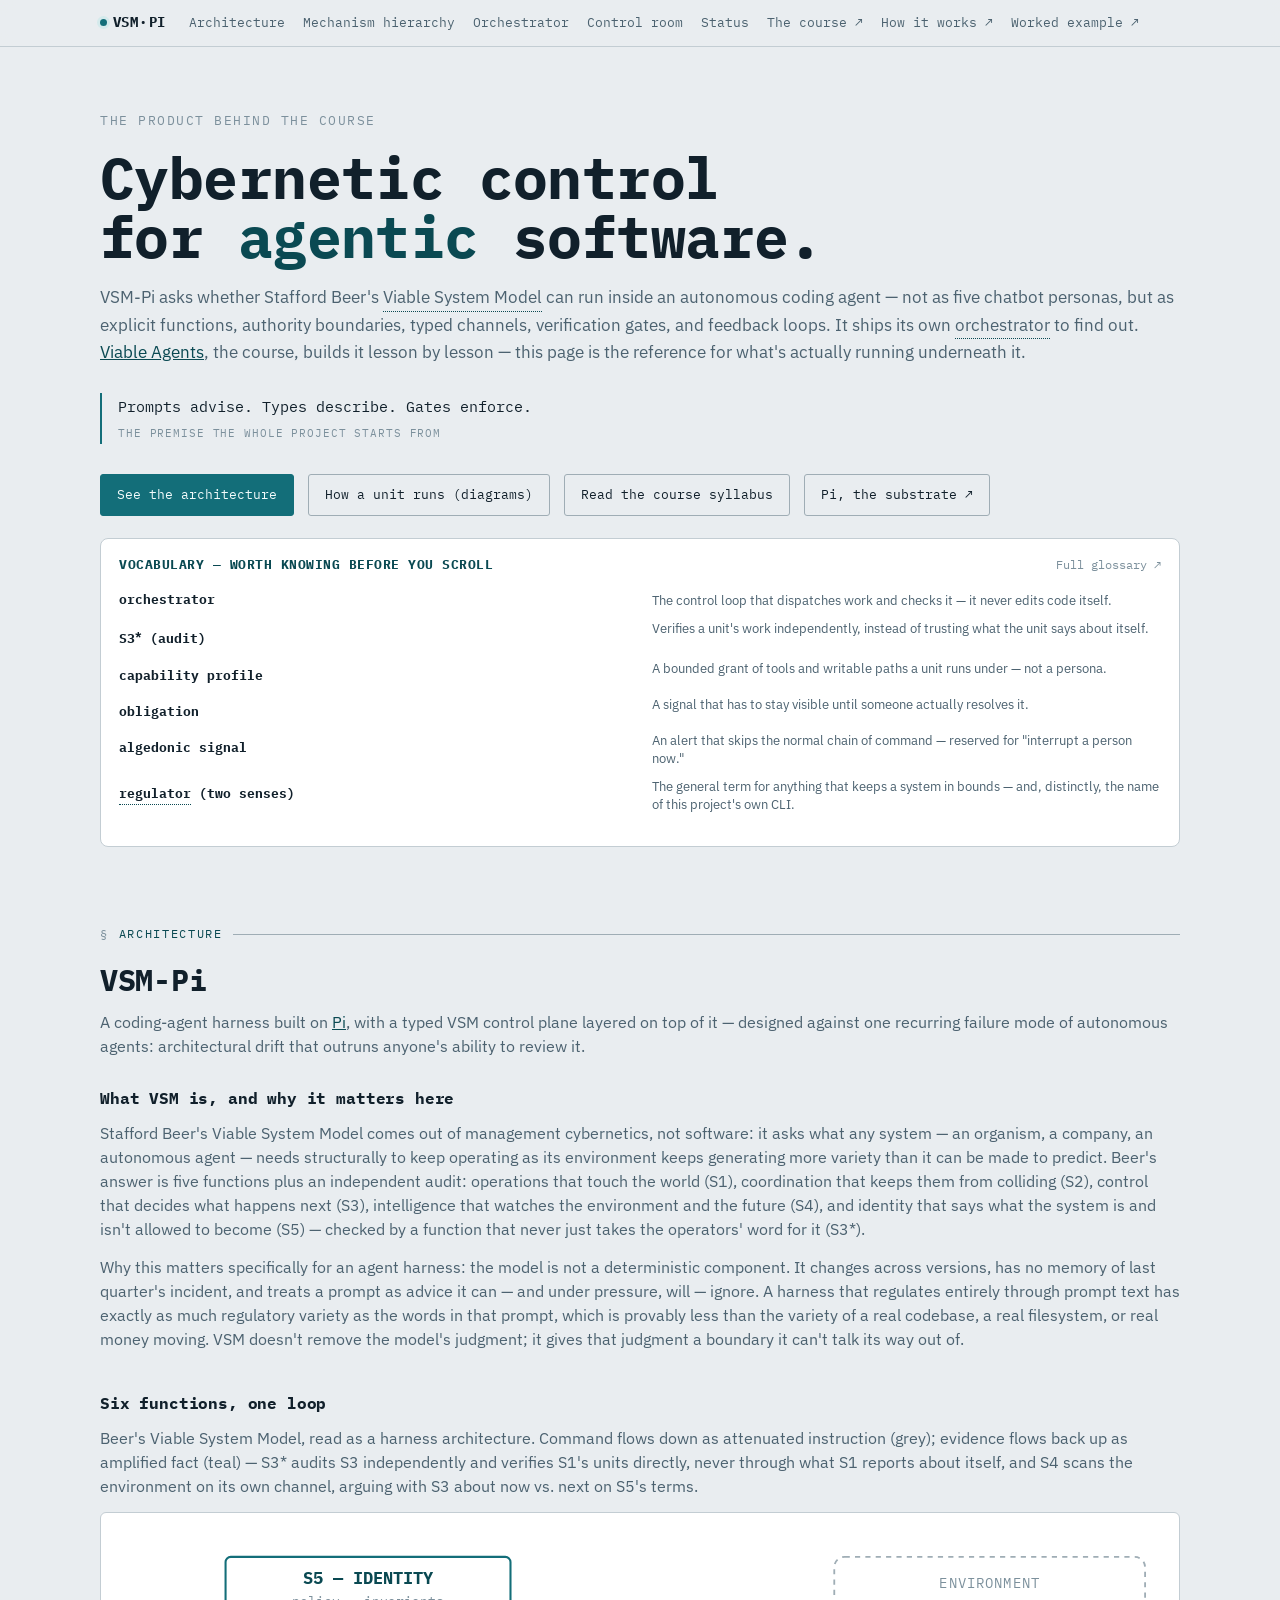
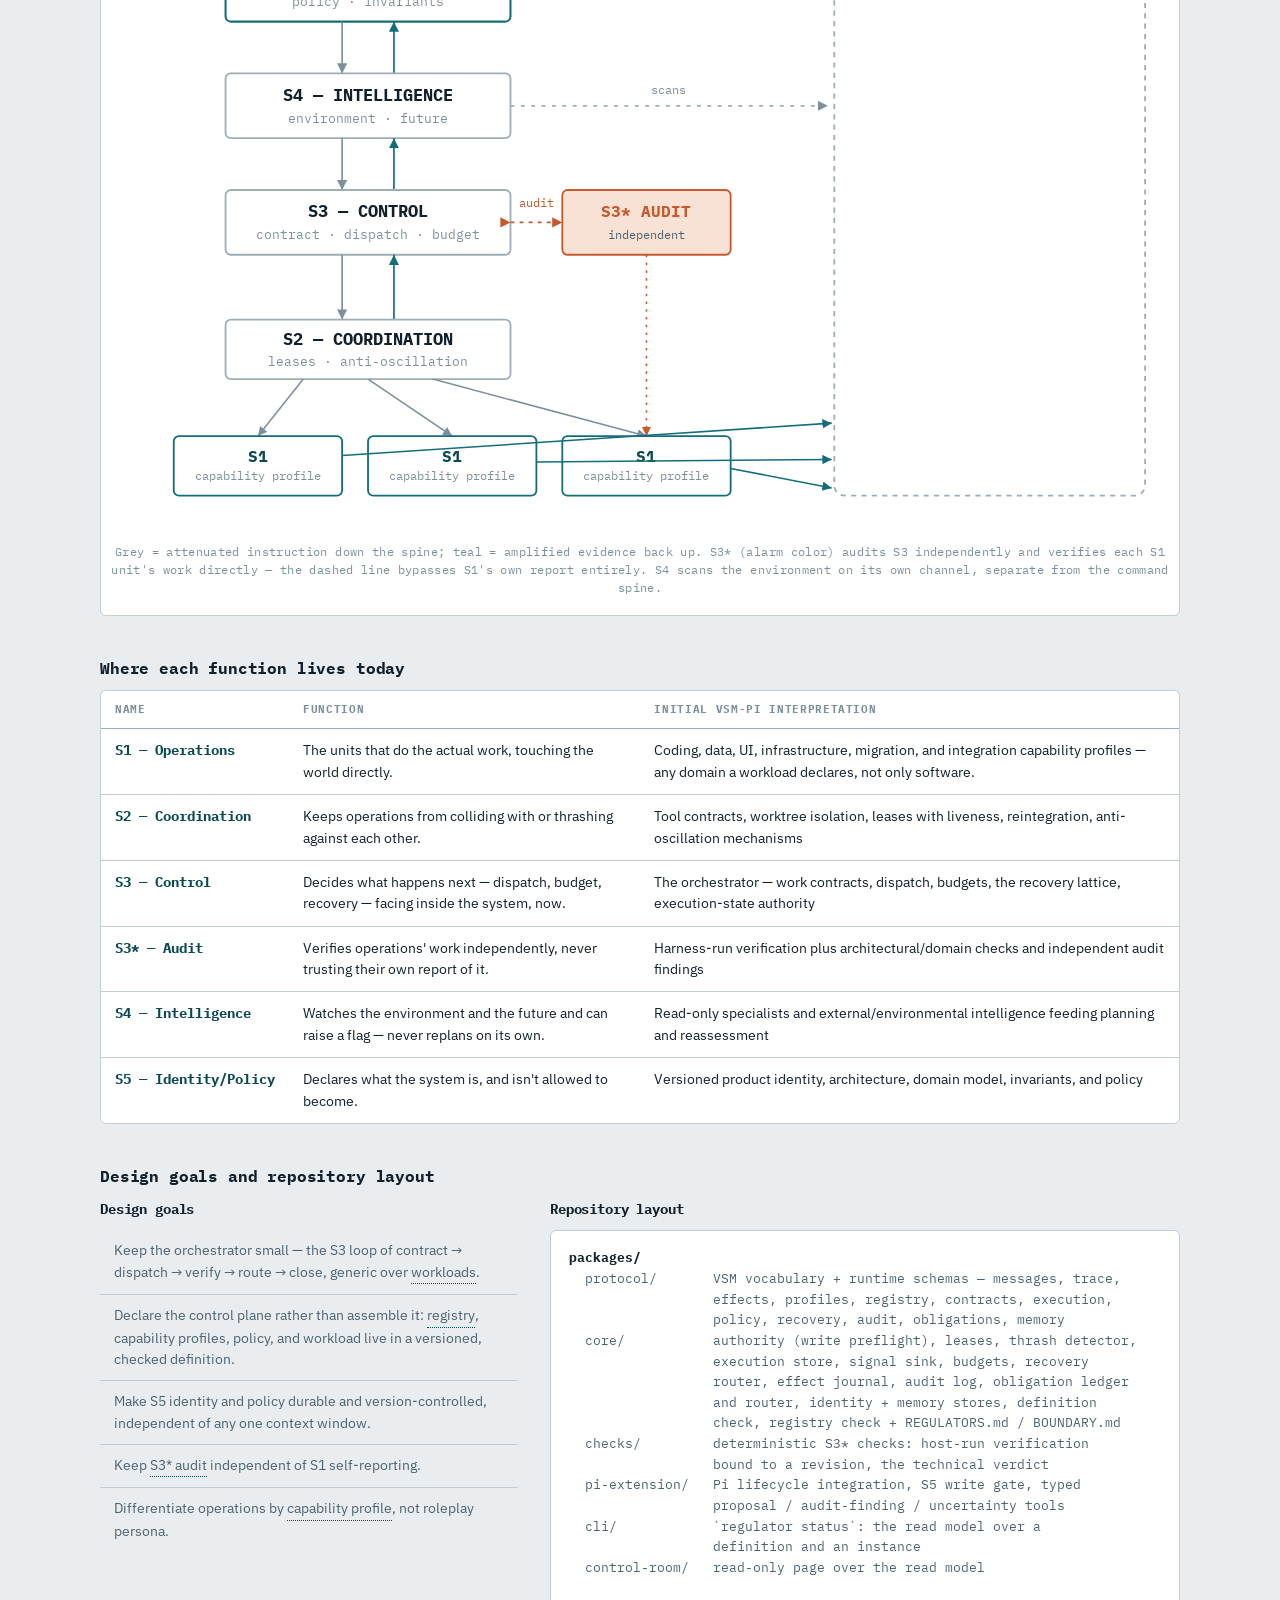
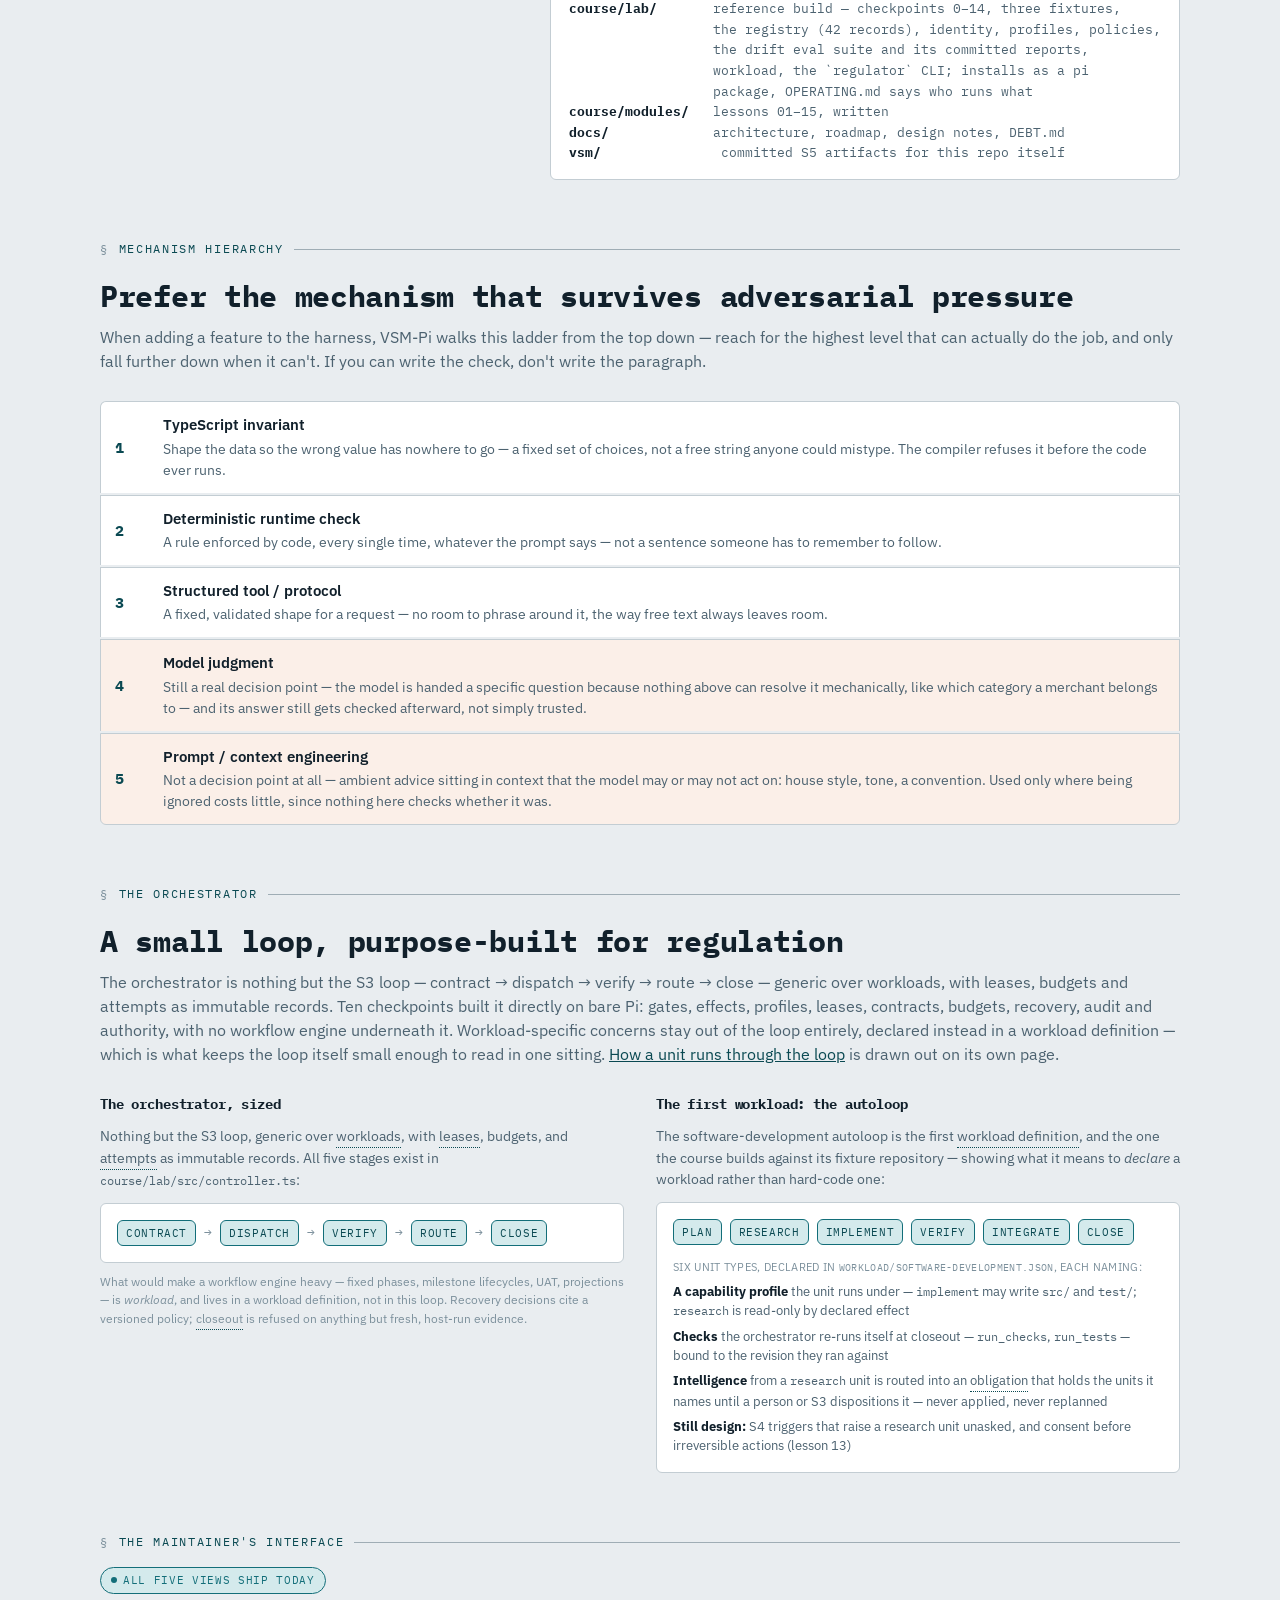
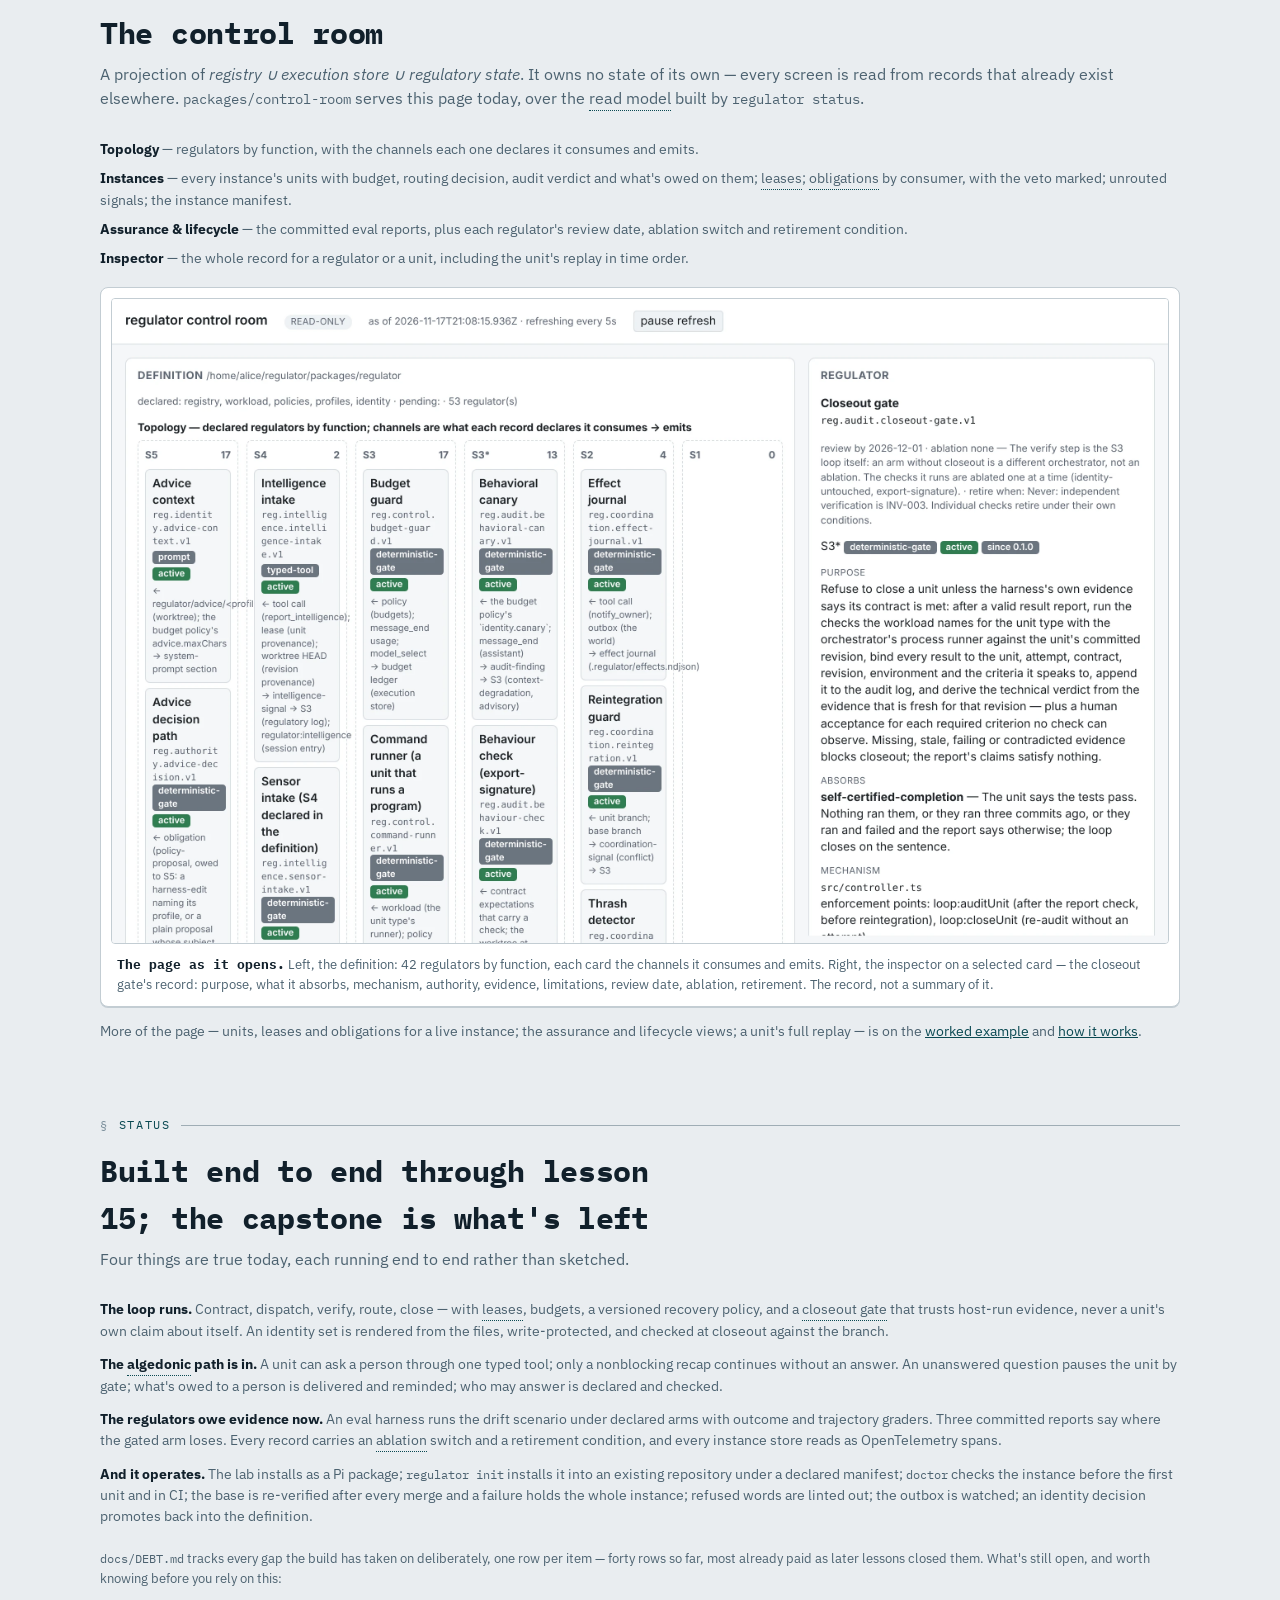
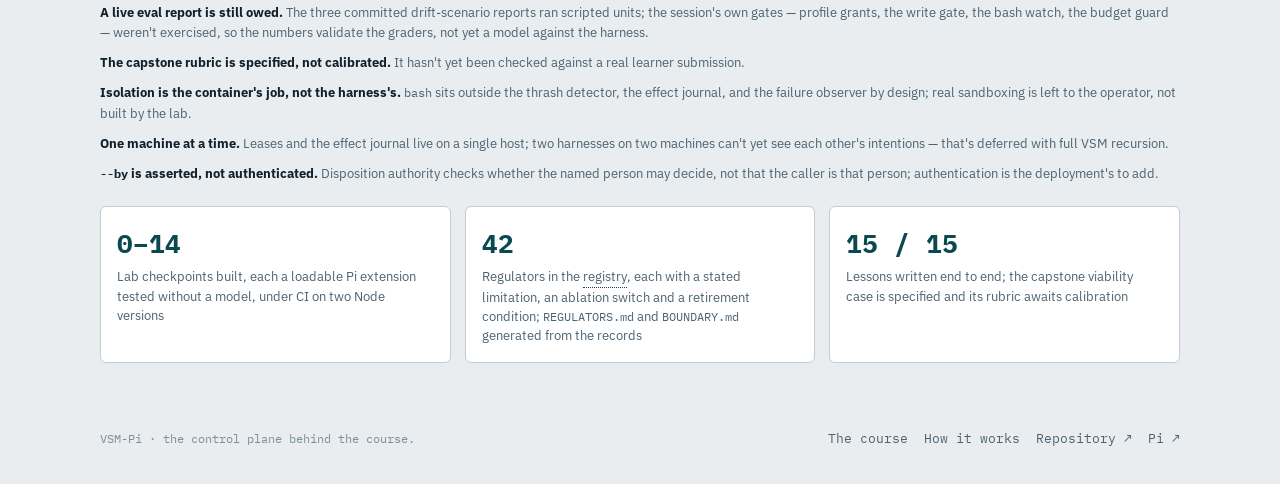
<file: site/v2/product.html>
<!doctype html>
<html lang="en">
<head>
<meta charset="utf-8">
<meta name="viewport" content="width=device-width, initial-scale=1, viewport-fit=cover">
<title>VSM-Pi</title>
<meta name="description" content="VSM-Pi's control plane: the Viable System Model as a harness architecture, its own orchestrator, the mechanism hierarchy, and the control room over the result.">
<link rel="preconnect" href="https://fonts.googleapis.com">
<link rel="preconnect" href="https://fonts.gstatic.com" crossorigin>
<link href="https://fonts.googleapis.com/css2?family=IBM+Plex+Mono:wght@400;500;600;700&family=IBM+Plex+Sans:wght@400;500;600;700&display=swap" rel="stylesheet">
<link rel="stylesheet" href="glossary.css">
<style>
  *{box-sizing:border-box;}
  html,body{margin:0;padding:0;}
  img{max-width:100%;}
  [hidden]{display:none!important;}
  :root{
    --bg:#e9edf0;
    --surface:#ffffff;
    --surface-2:#dde3e7;
    --ink:#11202b;
    --ink-dim:#4c6270;
    --ink-faint:#7c909c;
    --line:#c3cdd3;
    --line-strong:#9fadb5;
    --signal:#136e79;
    --signal-ink:#0a4952;
    --signal-soft:#d4eaec;
    --alarm:#c65a2e;
    --alarm-soft:#f7e2d5;
    --mono:'IBM Plex Mono',ui-monospace,SFMono-Regular,Menlo,monospace;
    --sans:'IBM Plex Sans',system-ui,-apple-system,Segoe UI,sans-serif;
    --radius:3px;
    color-scheme:light dark;
  }
  @media (prefers-color-scheme: dark){
    :root:not([data-theme="light"]){
      --bg:#0c1417;
      --surface:#121b1f;
      --surface-2:#182327;
      --ink:#e7edef;
      --ink-dim:#9fb0b6;
      --ink-faint:#6d8189;
      --line:#26343a;
      --line-strong:#3a4c53;
      --signal:#4fd6de;
      --signal-ink:#8fe7ec;
      --signal-soft:#152c30;
      --alarm:#ff8f5c;
      --alarm-soft:#2e1f16;
    }
  }
  :root[data-theme="dark"]{
    --bg:#0c1417;
    --surface:#121b1f;
    --surface-2:#182327;
    --ink:#e7edef;
    --ink-dim:#9fb0b6;
    --ink-faint:#6d8189;
    --line:#26343a;
    --line-strong:#3a4c53;
    --signal:#4fd6de;
    --signal-ink:#8fe7ec;
    --signal-soft:#152c30;
    --alarm:#ff8f5c;
    --alarm-soft:#2e1f16;
  }

  *{box-sizing:border-box;}
  body{
    background:var(--bg);
    color:var(--ink);
    font-family:var(--sans);
    line-height:1.55;
    -webkit-font-smoothing:antialiased;
  }
  .wrap{
    max-width:1120px;
    margin:0 auto;
    padding-inline:20px;
  }
  a{color:var(--signal-ink);}
  h1,h2,h3{font-family:var(--mono);letter-spacing:-0.01em;text-wrap:balance;}
  code,.mono{font-family:var(--mono);}
  code{font-size:.92em;}

  /* ---- nav ---- */
  nav{
    position:sticky;
    top:env(safe-area-inset-top,0px);
    z-index:20;
    background:color-mix(in srgb, var(--bg) 88%, transparent);
    backdrop-filter:blur(8px);
    border-bottom:1px solid var(--line);
  }
  .navrow{
    display:flex;
    align-items:center;
    gap:24px;
    padding-block:12px;
    overflow-x:auto;
  }
  .navmark{
    font-family:var(--mono);
    font-weight:700;
    font-size:14px;
    letter-spacing:.02em;
    white-space:nowrap;
    display:flex;
    align-items:center;
    gap:6px;
    text-decoration:none;
    color:var(--ink);
  }
  .navmark .dot{width:7px;height:7px;border-radius:50%;background:var(--signal);box-shadow:0 0 0 3px var(--signal-soft);}
  .navlinks{display:flex;gap:18px;font-family:var(--mono);font-size:12.5px;white-space:nowrap;}
  .navlinks a{color:var(--ink-dim);text-decoration:none;}
  .navlinks a:hover{color:var(--signal-ink);}

  /* ---- section scaffolding ---- */
  section{padding-block:30px;}
  .kicker{
    font-family:var(--mono);
    font-size:12px;
    letter-spacing:.14em;
    text-transform:uppercase;
    color:var(--signal-ink);
    display:flex;
    align-items:center;
    gap:10px;
    margin-bottom:14px;
  }
  .kicker::before{content:"§";color:var(--ink-faint);}
  .kicker .tick{flex:1;height:1px;background:var(--line-strong);}
  h2.title{font-size:clamp(22px,3vw,30px);margin:0 0 6px;}
  .lede{color:var(--ink-dim);font-size:15.5px;margin:0 0 28px;}
  h3.sub{font-size:16px;margin:40px 0 10px;}
  h3.sub:first-of-type{margin-top:8px;}

  /* ---- hero ---- */
  .hero{padding-block:64px 48px;}
  .hero-eyebrow{
    font-family:var(--mono);font-size:12.5px;color:var(--ink-faint);
    letter-spacing:.12em;text-transform:uppercase;margin-bottom:18px;
  }
  .hero h1{
    font-size:clamp(34px,6vw,58px);
    line-height:1.02;
    margin:0 0 18px;
    font-weight:700;
  }
  .hero h1 .accent{color:var(--signal-ink);}
  .hero p.tag{
    font-size:17px;color:var(--ink-dim);margin:0 0 28px;
  }
  .quote{
    font-family:var(--mono);
    font-size:15px;
    color:var(--ink);
    border-left:2px solid var(--signal);
    padding:2px 0 2px 16px;
    margin:0 0 30px;
  }
  .quote span{display:block;color:var(--ink-faint);font-size:11px;letter-spacing:.08em;text-transform:uppercase;margin-top:6px;}
  .hero-links{display:flex;gap:14px;flex-wrap:wrap;}
  .btn{
    font-family:var(--mono);font-size:13px;padding:10px 16px;border-radius:var(--radius);
    text-decoration:none;border:1px solid var(--line-strong);color:var(--ink);
    display:inline-flex;align-items:center;gap:8px;
  }
  .btn.primary{background:var(--signal);border-color:var(--signal);color:#f2fbfb;}
  .btn:hover{border-color:var(--signal);}

  /* ---- diagram ---- */
  .diagram-shell{
    background:var(--surface);border:1px solid var(--line);border-radius:6px;
    padding:18px 8px;margin-top:8px;
  }
  .diagram-cap{font-family:var(--mono);font-size:11.5px;color:var(--ink-faint);text-align:center;margin-top:10px;letter-spacing:.03em;}

  /* ---- ladder (mechanism hierarchy) ---- */
  .ladder{display:flex;flex-direction:column;gap:2px;margin-top:8px;}
  .rung{
    display:grid;grid-template-columns:34px 1fr;gap:14px;align-items:center;
    padding:12px 14px;background:var(--surface);border:1px solid var(--line);
  }
  .rung:not(:last-child){border-bottom:none;}
  .rung:first-child{border-radius:6px 6px 0 0;}
  .rung:last-child{border-radius:0 0 6px 6px;}
  .rung .n{font-family:var(--mono);font-weight:700;color:var(--signal-ink);font-size:15px;}
  .rung .t{font-weight:600;font-size:14.5px;}
  .rung .d{color:var(--ink-dim);font-size:13.5px;margin-top:2px;}
  .rung.judgment{background:color-mix(in srgb, var(--alarm-soft) 55%, var(--surface));}

  /* ---- vsm table ---- */
  table{width:100%;border-collapse:collapse;font-size:13.8px;}
  .tbl-wrap{overflow-x:auto;border:1px solid var(--line);border-radius:6px;background:var(--surface);}
  th{
    text-align:left;font-family:var(--mono);font-size:11px;letter-spacing:.06em;text-transform:uppercase;
    color:var(--ink-faint);padding:10px 14px;border-bottom:1px solid var(--line-strong);white-space:nowrap;
  }
  td{padding:11px 14px;border-bottom:1px solid var(--line);vertical-align:top;}
  tr:last-child td{border-bottom:none;}
  .fn{font-family:var(--mono);font-weight:700;color:var(--signal-ink);white-space:nowrap;}

  /* ---- two col ---- */
  .grid2{display:grid;grid-template-columns:1fr 1fr;gap:32px;}
  @media (max-width:760px){.grid2{grid-template-columns:1fr;}}

  /* ---- status card row ---- */
  .cards{display:grid;grid-template-columns:repeat(3,1fr);gap:14px;margin-top:8px;}
  @media (max-width:700px){.cards{grid-template-columns:1fr;}}
  .card{background:var(--surface);border:1px solid var(--line);border-radius:6px;padding:16px;}
  .card .k{font-family:var(--mono);font-size:26px;font-weight:700;color:var(--signal-ink);font-variant-numeric:tabular-nums;}
  .card .l{font-size:12.5px;color:var(--ink-dim);margin-top:4px;}

  pre.tree{
    background:var(--surface);border:1px solid var(--line);border-radius:6px;
    padding:16px 18px;font-family:var(--mono);font-size:12.5px;line-height:1.65;color:var(--ink-dim);
    overflow-x:auto;margin:0;
  }
  pre.tree b{color:var(--ink);}

  .outcomes{list-style:none;margin:0;padding:0;display:flex;flex-direction:column;gap:0;}
  .outcomes li{
    position:relative;padding:10px 0 10px 14px;border-bottom:1px solid var(--line);
    font-size:13.8px;color:var(--ink-dim);
  }
  .outcomes li:last-child{border-bottom:none;}

  /* envelopes-style pill used for the autoloop/S3-loop diagrams */
  .pill{
    font-family:var(--mono);font-size:10.5px;letter-spacing:.06em;text-transform:uppercase;
    padding:4px 8px;border-radius:20px;white-space:nowrap;
  }
  .pill.written{background:var(--signal-soft);color:var(--signal-ink);border:1px solid var(--signal);}

  /* ---- control room (toned down) ---- */
  .fake-tag{
    display:inline-flex;align-items:center;gap:6px;font-family:var(--mono);font-size:11px;
    letter-spacing:.06em;text-transform:uppercase;color:var(--signal);border:1px solid var(--signal);
    background:var(--signal-soft);padding:4px 10px;border-radius:20px;margin-bottom:16px;
  }
  .fake-tag::before{content:"";width:6px;height:6px;border-radius:50%;background:var(--signal);}
  figure.shot{margin:18px 0 0;background:var(--surface);border:1px solid var(--line);border-radius:8px;padding:10px;box-shadow:0 1px 0 var(--line);}
  figure.shot img{display:block;width:100%;height:auto;border:1px solid var(--line);border-radius:4px;background:#fff;}
  figure.shot figcaption{font-size:13.2px;color:var(--ink-dim);margin:10px 6px 2px;}
  figure.shot figcaption b{color:var(--ink);font-family:var(--mono);font-size:12.5px;}

  footer{padding-block:36px;}
  .foot-row{display:flex;flex-wrap:wrap;justify-content:space-between;gap:16px;align-items:center;}
  .foot-links{display:flex;gap:16px;font-family:var(--mono);font-size:12.5px;flex-wrap:wrap;}
  .foot-links a{color:var(--ink-dim);text-decoration:none;}
  .foot-links a:hover{color:var(--signal-ink);}
  .foot-note{font-family:var(--mono);font-size:11.5px;color:var(--ink-faint);}
</style>
</head>
<body>

<nav>
  <div class="wrap navrow">
    <a class="navmark" href="index.html"><span class="dot"></span>VSM&#8202;·&#8202;PI</a>
    <div class="navlinks">
      <a href="#architecture">Architecture</a>
      <a href="#mechanism">Mechanism hierarchy</a>
      <a href="#orchestrator">Orchestrator</a>
      <a href="#control-room">Control room</a>
      <a href="#status">Status</a>
      <a href="index.html">The course ↗</a>
      <a href="how-it-works.html">How it works ↗</a>
      <a href="personal-finance.html">Worked example ↗</a>
    </div>
  </div>
</nav>

<header class="hero wrap">
  <div class="hero-eyebrow">The product behind the course</div>
  <h1>Cybernetic control<br>for <span class="accent">agentic</span> software.</h1>
  <p class="tag">VSM-Pi asks whether Stafford Beer's <button type="button" class="gl" data-term="vsm">Viable System Model</button> can run inside an
    autonomous coding agent — not as five chatbot personas, but as explicit functions,
    authority boundaries, typed channels, verification gates, and feedback loops. It ships
    its own <button type="button" class="gl" data-term="orchestrator">orchestrator</button> to find out. <a href="index.html">Viable Agents</a>,
    the course, builds it lesson by lesson — this page is the reference for what's actually
    running underneath it.</p>
  <div class="quote">Prompts advise. Types describe. Gates enforce.
    <span>The premise the whole project starts from</span>
  </div>
  <div class="hero-links">
    <a class="btn primary" href="#architecture">See the architecture</a>
    <a class="btn" href="how-it-works.html">How a unit runs (diagrams)</a>
    <a class="btn" href="index.html">Read the course syllabus</a>
    <a class="btn" href="https://pi.dev/">Pi, the substrate ↗</a>
  </div>

  <div class="vocab">
    <div class="vocab-head">
      <span class="vocab-title">Vocabulary — worth knowing before you scroll</span>
      <a class="vocab-more" href="https://github.com/MetaCoding-io/vsm-pi/blob/main/course/GLOSSARY.md" target="_blank" rel="noopener">Full glossary ↗</a>
    </div>
    <dl class="vocab-grid">
      <dt>orchestrator</dt><dd>The control loop that dispatches work and checks it — it never edits code itself.</dd>
      <dt>S3<sup>*</sup> (audit)</dt><dd>Verifies a unit's work independently, instead of trusting what the unit says about itself.</dd>
      <dt>capability profile</dt><dd>A bounded grant of tools and writable paths a unit runs under — not a persona.</dd>
      <dt>obligation</dt><dd>A signal that has to stay visible until someone actually resolves it.</dd>
      <dt>algedonic signal</dt><dd>An alert that skips the normal chain of command — reserved for "interrupt a person now."</dd>
      <dt><button type="button" class="gl" data-term="regulator">regulator</button> (two senses)</dt><dd>The general term for anything that keeps a system in bounds — and, distinctly, the name of this project's own CLI.</dd>
    </dl>
  </div>
</header>

<section id="architecture" class="wrap">
  <div class="kicker">Architecture<span class="tick"></span></div>
  <h2 class="title">VSM-Pi</h2>
  <p class="lede">A coding-agent harness built on <a href="https://pi.dev/">Pi</a>, with a
    typed VSM control plane layered on top of it — designed against one recurring failure
    mode of autonomous agents: architectural drift that outruns anyone's ability to review it.</p>

  <h3 class="sub" id="vsm">What VSM is, and why it matters here</h3>
  <p class="lede" style="margin-bottom:14px;">Stafford Beer's Viable System Model comes out
    of management cybernetics, not software: it asks what any system — an organism, a
    company, an autonomous agent — needs structurally to keep operating as its environment
    keeps generating more variety than it can be made to predict. Beer's answer is five
    functions plus an independent audit: operations that touch the world (S1), coordination
    that keeps them from colliding (S2), control that decides what happens next (S3),
    intelligence that watches the environment and the future (S4), and identity that says
    what the system is and isn't allowed to become (S5) — checked by a function that never
    just takes the operators' word for it (S3&#42;).</p>
  <p class="lede">Why this matters specifically for an agent harness: the model is not a
    deterministic component. It changes across versions, has no memory of last quarter's
    incident, and treats a prompt as advice it can — and under pressure, will — ignore. A
    harness that regulates entirely through prompt text has exactly as much regulatory
    variety as the words in that prompt, which is provably less than the variety of a real
    codebase, a real filesystem, or real money moving. VSM doesn't remove the model's
    judgment; it gives that judgment a boundary it can't talk its way out of.</p>

  <h3 class="sub">Six functions, one loop</h3>
  <p class="lede" style="margin-bottom:14px;">Beer's Viable System Model, read as a harness
    architecture. Command flows down as attenuated instruction (grey); evidence flows back
    up as amplified fact (teal) — S3&#42; audits S3 independently and verifies S1's units
    directly, never through what S1 reports about itself, and S4 scans the environment on
    its own channel, arguing with S3 about now vs. next on S5's terms.</p>
  <div class="diagram-shell">
    <svg viewBox="0 0 820 460" width="100%" role="img" aria-label="Diagram of the Viable System Model as a harness: command flows down and evidence flows up through S5 identity, S4 intelligence, S3 control, S2 coordination, and three S1 operational units, each acting directly on the environment. S3-star audits S3 independently and verifies S1's work directly rather than through S1's own report. S4 scans the environment on a separate channel.">
      <defs>
        <marker id="arrow" markerWidth="8" markerHeight="8" refX="6" refY="3" orient="auto">
          <path d="M0,0 L6,3 L0,6 Z" fill="var(--ink-faint)"/>
        </marker>
        <marker id="arrow-signal" markerWidth="8" markerHeight="8" refX="6" refY="3" orient="auto">
          <path d="M0,0 L6,3 L0,6 Z" fill="var(--signal)"/>
        </marker>
        <marker id="arrow-alarm" markerWidth="8" markerHeight="8" refX="6" refY="3" orient="auto">
          <path d="M0,0 L6,3 L0,6 Z" fill="var(--alarm)"/>
        </marker>
      </defs>

      <rect x="560" y="20" width="240" height="416" rx="8" fill="none" stroke="var(--line-strong)" stroke-width="1.4" stroke-dasharray="4 4"/>
      <text x="680" y="44" text-anchor="middle" font-family="var(--mono)" font-size="11" letter-spacing="0.08em" fill="var(--ink-faint)">ENVIRONMENT</text>

      <rect x="90" y="20" width="220" height="50" rx="4" fill="var(--surface)" stroke="var(--signal)" stroke-width="1.6"/>
      <text x="200" y="41" text-anchor="middle" font-family="var(--mono)" font-weight="700" font-size="13" fill="var(--signal-ink)">S5 — IDENTITY</text>
      <text x="200" y="58" text-anchor="middle" font-family="var(--mono)" font-size="10" fill="var(--ink-faint)">policy · invariants</text>

      <line x1="180" y1="70" x2="180" y2="110" stroke="var(--ink-faint)" stroke-width="1.3" marker-end="url(#arrow)"/>
      <line x1="220" y1="110" x2="220" y2="70" stroke="var(--signal)" stroke-width="1.3" marker-end="url(#arrow-signal)"/>

      <rect x="90" y="110" width="220" height="50" rx="4" fill="var(--surface)" stroke="var(--line-strong)" stroke-width="1.4"/>
      <text x="200" y="131" text-anchor="middle" font-family="var(--mono)" font-weight="700" font-size="13" fill="var(--ink)">S4 — INTELLIGENCE</text>
      <text x="200" y="148" text-anchor="middle" font-family="var(--mono)" font-size="10" fill="var(--ink-faint)">environment · future</text>

      <line x1="310" y1="135" x2="555" y2="135" stroke="var(--line-strong)" stroke-width="1.3" stroke-dasharray="3 5" marker-end="url(#arrow)"/>
      <text x="432" y="126" text-anchor="middle" font-family="var(--mono)" font-size="9.5" fill="var(--ink-faint)">scans</text>

      <line x1="180" y1="160" x2="180" y2="200" stroke="var(--ink-faint)" stroke-width="1.3" marker-end="url(#arrow)"/>
      <line x1="220" y1="200" x2="220" y2="160" stroke="var(--signal)" stroke-width="1.3" marker-end="url(#arrow-signal)"/>

      <rect x="90" y="200" width="220" height="50" rx="4" fill="var(--surface)" stroke="var(--line-strong)" stroke-width="1.4"/>
      <text x="200" y="221" text-anchor="middle" font-family="var(--mono)" font-weight="700" font-size="13" fill="var(--ink)">S3 — CONTROL</text>
      <text x="200" y="238" text-anchor="middle" font-family="var(--mono)" font-size="10" fill="var(--ink-faint)">contract · dispatch · budget</text>

      <line x1="310" y1="225" x2="350" y2="225" stroke="var(--alarm)" stroke-width="1.3" stroke-dasharray="3 4" marker-start="url(#arrow-alarm)" marker-end="url(#arrow-alarm)"/>
      <text x="330" y="213" text-anchor="middle" font-family="var(--mono)" font-size="9" fill="var(--alarm)">audit</text>

      <rect x="350" y="200" width="130" height="50" rx="4" fill="var(--alarm-soft)" stroke="var(--alarm)" stroke-width="1.4"/>
      <text x="415" y="221" text-anchor="middle" font-family="var(--mono)" font-weight="700" font-size="12" fill="var(--alarm)">S3&#42; AUDIT</text>
      <text x="415" y="238" text-anchor="middle" font-family="var(--mono)" font-size="9" fill="var(--ink-dim)">independent</text>

      <line x1="180" y1="250" x2="180" y2="300" stroke="var(--ink-faint)" stroke-width="1.3" marker-end="url(#arrow)"/>
      <line x1="220" y1="300" x2="220" y2="250" stroke="var(--signal)" stroke-width="1.3" marker-end="url(#arrow-signal)"/>

      <rect x="90" y="300" width="220" height="46" rx="4" fill="var(--surface)" stroke="var(--line-strong)" stroke-width="1.4"/>
      <text x="200" y="320" text-anchor="middle" font-family="var(--mono)" font-weight="700" font-size="13" fill="var(--ink)">S2 — COORDINATION</text>
      <text x="200" y="336" text-anchor="middle" font-family="var(--mono)" font-size="10" fill="var(--ink-faint)">leases · anti-oscillation</text>

      <line x1="150" y1="346" x2="115" y2="390" stroke="var(--ink-faint)" stroke-width="1.2" marker-end="url(#arrow)"/>
      <line x1="200" y1="346" x2="265" y2="390" stroke="var(--ink-faint)" stroke-width="1.2" marker-end="url(#arrow)"/>
      <line x1="250" y1="346" x2="415" y2="390" stroke="var(--ink-faint)" stroke-width="1.2" marker-end="url(#arrow)"/>

      <line x1="415" y1="250" x2="415" y2="390" stroke="var(--alarm)" stroke-width="1.2" stroke-dasharray="2 4" marker-end="url(#arrow-alarm)"/>

      <rect x="50" y="390" width="130" height="46" rx="4" fill="var(--surface)" stroke="var(--signal)" stroke-width="1.4"/>
      <text x="115" y="410" text-anchor="middle" font-family="var(--mono)" font-weight="700" font-size="12" fill="var(--signal-ink)">S1</text>
      <text x="115" y="424" text-anchor="middle" font-family="var(--mono)" font-size="9" fill="var(--ink-faint)">capability profile</text>

      <rect x="200" y="390" width="130" height="46" rx="4" fill="var(--surface)" stroke="var(--signal)" stroke-width="1.4"/>
      <text x="265" y="410" text-anchor="middle" font-family="var(--mono)" font-weight="700" font-size="12" fill="var(--signal-ink)">S1</text>
      <text x="265" y="424" text-anchor="middle" font-family="var(--mono)" font-size="9" fill="var(--ink-faint)">capability profile</text>

      <rect x="350" y="390" width="130" height="46" rx="4" fill="var(--surface)" stroke="var(--signal)" stroke-width="1.4"/>
      <text x="415" y="410" text-anchor="middle" font-family="var(--mono)" font-weight="700" font-size="12" fill="var(--signal-ink)">S1</text>
      <text x="415" y="424" text-anchor="middle" font-family="var(--mono)" font-size="9" fill="var(--ink-faint)">capability profile</text>

      <line x1="180" y1="405" x2="558" y2="380" stroke="var(--signal)" stroke-width="1.2" marker-end="url(#arrow-signal)"/>
      <line x1="330" y1="410" x2="558" y2="408" stroke="var(--signal)" stroke-width="1.2" marker-end="url(#arrow-signal)"/>
      <line x1="480" y1="415" x2="558" y2="430" stroke="var(--signal)" stroke-width="1.2" marker-end="url(#arrow-signal)"/>
    </svg>
    <div class="diagram-cap">Grey = attenuated instruction down the spine; teal = amplified evidence back up. S3&#42; (alarm color) audits S3 independently and verifies each S1 unit's work directly — the dashed line bypasses S1's own report entirely. S4 scans the environment on its own channel, separate from the command spine.</div>
  </div>

  <h3 class="sub">Where each function lives today</h3>
  <div class="tbl-wrap">
    <table>
      <thead><tr><th>Name</th><th>Function</th><th>Initial VSM-Pi interpretation</th></tr></thead>
      <tbody>
        <tr><td class="fn">S1 — Operations</td><td>The units that do the actual work, touching the world directly.</td><td>Coding, data, UI, infrastructure, migration, and integration capability profiles — any domain a workload declares, not only software.</td></tr>
        <tr><td class="fn">S2 — Coordination</td><td>Keeps operations from colliding with or thrashing against each other.</td><td>Tool contracts, worktree isolation, leases with liveness, reintegration, anti-oscillation mechanisms</td></tr>
        <tr><td class="fn">S3 — Control</td><td>Decides what happens next — dispatch, budget, recovery — facing inside the system, now.</td><td>The orchestrator — work contracts, dispatch, budgets, the recovery lattice, execution-state authority</td></tr>
        <tr><td class="fn">S3&#42; — Audit</td><td>Verifies operations' work independently, never trusting their own report of it.</td><td>Harness-run verification plus architectural/domain checks and independent audit findings</td></tr>
        <tr><td class="fn">S4 — Intelligence</td><td>Watches the environment and the future and can raise a flag — never replans on its own.</td><td>Read-only specialists and external/environmental intelligence feeding planning and reassessment</td></tr>
        <tr><td class="fn">S5 — Identity/Policy</td><td>Declares what the system is, and isn't allowed to become.</td><td>Versioned product identity, architecture, domain model, invariants, and policy</td></tr>
      </tbody>
    </table>
  </div>

  <h3 class="sub">Design goals and repository layout</h3>
  <div class="grid2">
    <div>
      <h3 style="font-size:14px;margin:0 0 10px;">Design goals</h3>
      <ul class="outcomes">
        <li>Keep the orchestrator small — the S3 loop of contract → dispatch → verify → route → close, generic over <button type="button" class="gl" data-term="workload">workloads</button>.</li>
        <li>Declare the control plane rather than assemble it: <button type="button" class="gl" data-term="registryterm">registry</button>, capability profiles, policy, and workload live in a versioned, checked definition.</li>
        <li>Make S5 identity and policy durable and version-controlled, independent of any one context window.</li>
        <li>Keep <button type="button" class="gl" data-term="s3star">S3* audit</button> independent of S1 self-reporting.</li>
        <li>Differentiate operations by <button type="button" class="gl" data-term="profile">capability profile</button>, not roleplay persona.</li>
      </ul>
    </div>
    <div>
      <h3 style="font-size:14px;margin:0 0 10px;">Repository layout</h3>
      <pre class="tree"><b>packages/</b>
  protocol/       VSM vocabulary + runtime schemas — messages, trace,
                  effects, profiles, registry, contracts, execution,
                  policy, recovery, audit, obligations, memory
  core/           authority (write preflight), leases, thrash detector,
                  execution store, signal sink, budgets, recovery
                  router, effect journal, audit log, obligation ledger
                  and router, identity + memory stores, definition
                  check, registry check + REGULATORS.md / BOUNDARY.md
  checks/         deterministic S3* checks: host-run verification
                  bound to a revision, the technical verdict
  pi-extension/   Pi lifecycle integration, S5 write gate, typed
                  proposal / audit-finding / uncertainty tools
  cli/            `regulator status`: the read model over a
                  definition and an instance
  control-room/   read-only page over the read model

<b>course/lab/</b>       reference build — checkpoints 0–14, three fixtures,
                  the registry (42 records), identity, profiles, policies,
                  the drift eval suite and its committed reports,
                  workload, the `regulator` CLI; installs as a pi
                  package, OPERATING.md says who runs what
<b>course/modules/</b>   lessons 01–15, written
<b>docs/</b>             architecture, roadmap, design notes, DEBT.md
<b>vsm/</b>               committed S5 artifacts for this repo itself</pre>
    </div>
  </div>
</section>

<section id="mechanism" class="wrap">
  <div class="kicker">Mechanism hierarchy<span class="tick"></span></div>
  <h2 class="title">Prefer the mechanism that survives adversarial pressure</h2>
  <p class="lede">When adding a feature to the harness, VSM-Pi walks this ladder from the
    top down — reach for the highest level that can actually do the job, and only fall
    further down when it can't. If you can write the check, don't write the paragraph.</p>
  <div class="ladder">
    <div class="rung"><div class="n">1</div><div><div class="t">TypeScript invariant</div><div class="d">Shape the data so the wrong value has nowhere to go — a fixed set of choices, not a free string anyone could mistype. The compiler refuses it before the code ever runs.</div></div></div>
    <div class="rung"><div class="n">2</div><div><div class="t">Deterministic runtime check</div><div class="d">A rule enforced by code, every single time, whatever the prompt says — not a sentence someone has to remember to follow.</div></div></div>
    <div class="rung"><div class="n">3</div><div><div class="t">Structured tool / protocol</div><div class="d">A fixed, validated shape for a request — no room to phrase around it, the way free text always leaves room.</div></div></div>
    <div class="rung judgment"><div class="n">4</div><div><div class="t">Model judgment</div><div class="d">Still a real decision point — the model is handed a specific question because nothing above can resolve it mechanically, like which category a merchant belongs to — and its answer still gets checked afterward, not simply trusted.</div></div></div>
    <div class="rung judgment"><div class="n">5</div><div><div class="t">Prompt / context engineering</div><div class="d">Not a decision point at all — ambient advice sitting in context that the model may or may not act on: house style, tone, a convention. Used only where being ignored costs little, since nothing here checks whether it was.</div></div></div>
  </div>
</section>

<section id="orchestrator" class="wrap">
  <div class="kicker">The orchestrator<span class="tick"></span></div>
  <h2 class="title">A small loop, purpose-built for regulation</h2>
  <p class="lede">The orchestrator is nothing but the S3 loop — contract → dispatch →
    verify → route → close — generic over workloads, with leases, budgets and attempts as
    immutable records. Ten checkpoints built it directly on bare Pi: gates, effects,
    profiles, leases, contracts, budgets, recovery, audit and authority, with no workflow
    engine underneath it. Workload-specific concerns stay out of the loop entirely,
    declared instead in a workload definition — which is what keeps the loop itself small
    enough to read in one sitting. <a href="how-it-works.html">How a unit runs through the
    loop</a> is drawn out on its own page.</p>

  <div class="grid2">
    <div>
      <h3 style="font-size:14px;margin:0 0 10px;">The orchestrator, sized</h3>
      <p style="font-size:13.5px;color:var(--ink-dim);margin:0 0 12px;">Nothing but the S3
        loop, generic over <button type="button" class="gl" data-term="workload">workloads</button>, with <button type="button" class="gl" data-term="lease">leases</button>, budgets, and <button type="button" class="gl" data-term="attempt">attempts</button> as immutable records.
        All five stages exist in <code>course/lab/src/controller.ts</code>:</p>
      <div class="diagram-shell" style="padding:16px;">
        <div style="display:flex;flex-wrap:wrap;gap:8px;align-items:center;font-family:var(--mono);font-size:12.5px;">
          <span class="pill written" style="border-radius:6px;">contract</span>
          <span style="color:var(--ink-faint);">→</span>
          <span class="pill written" style="border-radius:6px;">dispatch</span>
          <span style="color:var(--ink-faint);">→</span>
          <span class="pill written" style="border-radius:6px;">verify</span>
          <span style="color:var(--ink-faint);">→</span>
          <span class="pill written" style="border-radius:6px;">route</span>
          <span style="color:var(--ink-faint);">→</span>
          <span class="pill written" style="border-radius:6px;">close</span>
        </div>
      </div>
      <p style="font-size:12px;color:var(--ink-faint);margin-top:10px;">What would make a
        workflow engine heavy — fixed phases, milestone lifecycles, UAT, projections — is
        <em>workload</em>, and lives in a workload definition, not in this loop. Recovery
        decisions cite a versioned policy; <button type="button" class="gl" data-term="closeout">closeout</button> is refused on anything but fresh, host-run evidence.</p>
    </div>
    <div>
      <h3 style="font-size:14px;margin:0 0 10px;">The first workload: the autoloop</h3>
      <p style="font-size:13.5px;color:var(--ink-dim);margin:0 0 12px;">The
        software-development autoloop is the first <button type="button" class="gl" data-term="workload">workload definition</button>, and the one the
        course builds against its fixture repository — showing what it means to
        <em>declare</em> a workload rather than hard-code one:</p>
      <div class="diagram-shell" style="padding:16px;">
        <div style="display:flex;flex-wrap:wrap;gap:8px;font-family:var(--mono);font-size:12px;">
          <span class="pill written" style="border-radius:6px;">plan</span>
          <span class="pill written" style="border-radius:6px;">research</span>
          <span class="pill written" style="border-radius:6px;">implement</span>
          <span class="pill written" style="border-radius:6px;">verify</span>
          <span class="pill written" style="border-radius:6px;">integrate</span>
          <span class="pill written" style="border-radius:6px;">close</span>
        </div>
        <p style="font-size:10.5px;color:var(--ink-faint);letter-spacing:.03em;text-transform:uppercase;margin:14px 0 2px;">six unit types, declared in <code>workload/software-development.json</code>, each naming:</p>
        <div style="display:flex;flex-direction:column;gap:6px;margin-top:6px;font-size:12.5px;color:var(--ink-dim);">
          <div><b style="color:var(--ink);">A capability profile</b> the unit runs under — <code>implement</code> may write <code>src/</code> and <code>test/</code>; <code>research</code> is read-only by declared effect</div>
          <div><b style="color:var(--ink);">Checks</b> the orchestrator re-runs itself at closeout — <code>run_checks</code>, <code>run_tests</code> — bound to the revision they ran against</div>
          <div><b style="color:var(--ink);">Intelligence</b> from a <code>research</code> unit is routed into an <button type="button" class="gl" data-term="obligation">obligation</button> that holds the units it names until a person or S3 dispositions it — never applied, never replanned</div>
          <div><b style="color:var(--ink);">Still design:</b> S4 triggers that raise a research unit unasked, and consent before irreversible actions (lesson 13)</div>
        </div>
      </div>
    </div>
  </div>
</section>

<section id="control-room" class="wrap">
  <div class="kicker">The maintainer's interface<span class="tick"></span></div>
  <span class="fake-tag">All five views ship today</span>
  <h2 class="title">The control room</h2>
  <p class="lede">A projection of <em>registry ∪ execution store ∪ regulatory state</em>. It
    owns no state of its own — every screen is read from records that already exist
    elsewhere. <code>packages/control-room</code> serves this page today, over the
    <button type="button" class="gl" data-term="readmodel">read model</button> built by <code>regulator status</code>.</p>
  <div style="display:flex;flex-direction:column;gap:8px;font-size:13.5px;color:var(--ink-dim);margin-bottom:18px;">
    <div><b style="color:var(--ink);">Topology</b> — regulators by function, with the channels each one declares it consumes and emits.</div>
    <div><b style="color:var(--ink);">Instances</b> — every instance's units with budget, routing decision, audit verdict and what's owed on them; <button type="button" class="gl" data-term="lease">leases</button>; <button type="button" class="gl" data-term="obligation">obligations</button> by consumer, with the veto marked; unrouted signals; the instance manifest.</div>
    <div><b style="color:var(--ink);">Assurance &amp; lifecycle</b> — the committed eval reports, plus each regulator's review date, ablation switch and retirement condition.</div>
    <div><b style="color:var(--ink);">Inspector</b> — the whole record for a regulator or a unit, including the unit's replay in time order.</div>
  </div>

  <figure class="shot"><img src="../img/control-room/overview.webp" alt="The control room as it opens: the definition's topology of 42 regulators in S5 to S1 columns on the left, and the inspector on the right showing the closeout gate's record." loading="lazy">
    <figcaption><b>The page as it opens.</b> Left, the definition: 42 regulators by function, each card the channels it consumes and emits. Right, the inspector on a selected card — the closeout gate's record: purpose, what it absorbs, mechanism, authority, evidence, limitations, review date, ablation, retirement. The record, not a summary of it.</figcaption></figure>

  <p style="font-size:13.5px;color:var(--ink-dim);margin-top:14px;">More of the page — units,
    leases and obligations for a live instance; the assurance and lifecycle views; a unit's
    full replay — is on the <a href="personal-finance.html#room">worked example</a> and
    <a href="how-it-works.html">how it works</a>.</p>
</section>

<section id="status" class="wrap">
  <div class="kicker">Status<span class="tick"></span></div>
  <h2 class="title">Built end to end through lesson 15; the capstone is what's left</h2>
  <p class="lede">Four things are true today, each running end to end rather than sketched.</p>
  <div style="display:flex;flex-direction:column;gap:12px;font-size:13.5px;color:var(--ink-dim);margin-bottom:22px;">
    <div><b style="color:var(--ink);">The loop runs.</b> Contract, dispatch, verify, route, close — with <button type="button" class="gl" data-term="lease">leases</button>, budgets, a versioned recovery policy, and a <button type="button" class="gl" data-term="closeout">closeout gate</button> that trusts host-run evidence, never a unit's own claim about itself. An identity set is rendered from the files, write-protected, and checked at closeout against the branch.</div>
    <div><b style="color:var(--ink);">The <button type="button" class="gl" data-term="algedonic">algedonic</button> path is in.</b> A unit can ask a person through one typed tool; only a nonblocking recap continues without an answer. An unanswered question pauses the unit by gate; what's owed to a person is delivered and reminded; who may answer is declared and checked.</div>
    <div><b style="color:var(--ink);">The regulators owe evidence now.</b> An eval harness runs the drift scenario under declared arms with outcome and trajectory graders. Three committed reports say where the gated arm loses. Every record carries an <button type="button" class="gl" data-term="ablation">ablation</button> switch and a retirement condition, and every instance store reads as OpenTelemetry spans.</div>
    <div><b style="color:var(--ink);">And it operates.</b> The lab installs as a Pi package; <code>regulator init</code> installs it into an existing repository under a declared manifest; <code>doctor</code> checks the instance before the first unit and in CI; the base is re-verified after every merge and a failure holds the whole instance; refused words are linted out; the outbox is watched; an identity decision promotes back into the definition.</div>
  </div>
  <p style="font-size:13px;color:var(--ink-dim);margin:0 0 14px;"><code>docs/DEBT.md</code> tracks
    every gap the build has taken on deliberately, one row per item — forty rows so far, most
    already paid as later lessons closed them. What's still open, and worth knowing before
    you rely on this:</p>
  <div style="display:flex;flex-direction:column;gap:10px;font-size:13px;color:var(--ink-dim);margin-bottom:22px;">
    <div><b style="color:var(--ink);">A live eval report is still owed.</b> The three committed drift-scenario reports ran scripted units; the session's own gates — profile grants, the write gate, the bash watch, the budget guard — weren't exercised, so the numbers validate the graders, not yet a model against the harness.</div>
    <div><b style="color:var(--ink);">The capstone rubric is specified, not calibrated.</b> It hasn't yet been checked against a real learner submission.</div>
    <div><b style="color:var(--ink);">Isolation is the container's job, not the harness's.</b> <code>bash</code> sits outside the thrash detector, the effect journal, and the failure observer by design; real sandboxing is left to the operator, not built by the lab.</div>
    <div><b style="color:var(--ink);">One machine at a time.</b> Leases and the effect journal live on a single host; two harnesses on two machines can't yet see each other's intentions — that's deferred with full VSM recursion.</div>
    <div><b style="color:var(--ink);"><code>--by</code> is asserted, not authenticated.</b> Disposition authority checks whether the named person may decide, not that the caller is that person; authentication is the deployment's to add.</div>
  </div>
  <div class="cards">
    <div class="card"><div class="k">0–14</div><div class="l">Lab checkpoints built, each a loadable Pi extension tested without a model, under CI on two Node versions</div></div>
    <div class="card"><div class="k">42</div><div class="l">Regulators in the <button type="button" class="gl" data-term="registryterm">registry</button>, each with a stated limitation, an ablation switch and a retirement condition; <code>REGULATORS.md</code> and <code>BOUNDARY.md</code> generated from the records</div></div>
    <div class="card"><div class="k">15 / 15</div><div class="l">Lessons written end to end; the capstone viability case is specified and its rubric awaits calibration</div></div>
  </div>
</section>

<footer class="wrap">
  <div class="foot-row">
    <div class="foot-note">VSM-Pi · the control plane behind the course.</div>
    <div class="foot-links">
      <a href="index.html">The course</a>
      <a href="how-it-works.html">How it works</a>
      <a href="https://github.com/metacoding-io/vsm-pi">Repository ↗</a>
      <a href="https://pi.dev/">Pi ↗</a>
    </div>
  </div>
</footer>
<script src="glossary.js" defer></script>
</body>
</html>
</file>
<file: site/glossary.css>
/* Shared vocabulary styling: inline term triggers, their popover, and the
   per-page "Vocabulary" orientation box. Relies on the color tokens each
   page already defines in its own <style> (--signal, --ink, --surface, …). */

.gl {
  font: inherit;
  color: inherit;
  background: none;
  border: none;
  padding: 0;
  margin: 0;
  cursor: help;
  border-bottom: 1px dotted var(--signal-ink);
  text-decoration: none;
}
.gl:hover,
.gl:focus-visible {
  border-bottom-style: solid;
  color: var(--signal-ink);
}
.gl:focus-visible {
  outline: 2px solid var(--signal);
  outline-offset: 2px;
  border-radius: 2px;
}
.gl[aria-expanded="true"] {
  color: var(--signal-ink);
  border-bottom-style: solid;
}

.gl-pop {
  position: absolute;
  z-index: 60;
  background: var(--surface);
  border: 1px solid var(--line-strong);
  border-radius: 8px;
  box-shadow: 0 8px 24px rgba(0,0,0,.18);
  padding: 12px 14px;
  font-family: var(--sans);
  font-size: 13px;
  line-height: 1.45;
  color: var(--ink-dim);
}
.gl-pop .gl-term {
  font-family: var(--mono);
  font-weight: 700;
  font-size: 12.5px;
  color: var(--ink);
  margin-bottom: 5px;
}
.gl-pop .gl-def {
  margin-bottom: 8px;
}
.gl-pop .gl-more {
  font-family: var(--mono);
  font-size: 11px;
  color: var(--signal-ink);
  text-decoration: none;
  border-bottom: 1px solid transparent;
}
.gl-pop .gl-more:hover {
  border-bottom-color: var(--signal-ink);
}

/* ---- Figure hotspots: a component or edge of an SVG figure that opens the same popover ---- */
.fig-hot { cursor: help; outline: none; }
.fig-hot:hover > rect,
.fig-hot:focus-visible > rect,
.fig-hot[aria-expanded="true"] > rect { stroke: var(--signal); stroke-width: 2; }
.fig-hot:hover > text,
.fig-hot:focus-visible > text,
.fig-hot[aria-expanded="true"] > text { fill: var(--signal-ink); }
.fig-hot:hover > line, .fig-hot:hover > path:not([stroke="transparent"]),
.fig-hot:focus-visible > line, .fig-hot:focus-visible > path:not([stroke="transparent"]),
.fig-hot[aria-expanded="true"] > line, .fig-hot[aria-expanded="true"] > path:not([stroke="transparent"]) { stroke: var(--signal); }

/* ---- Vocabulary orientation box ---- */
.vocab {
  border: 1px solid var(--line);
  border-radius: 8px;
  background: var(--surface);
  padding: 16px 18px;
  margin-top: 22px;
}
.vocab .vocab-head {
  display: flex;
  align-items: baseline;
  justify-content: space-between;
  gap: 12px;
  margin-bottom: 10px;
  flex-wrap: wrap;
}
.vocab .vocab-title {
  font-family: var(--mono);
  font-weight: 700;
  font-size: 12.5px;
  letter-spacing: .04em;
  text-transform: uppercase;
  color: var(--signal-ink);
}
.vocab .vocab-more {
  font-family: var(--mono);
  font-size: 11.5px;
  color: var(--ink-faint);
  text-decoration: none;
}
.vocab .vocab-more:hover { color: var(--signal-ink); }
.vocab-grid {
  display: grid;
  grid-template-columns: 1fr 1fr;
  gap: 8px 24px;
}
@media (max-width: 640px) {
  .vocab-grid { grid-template-columns: 1fr; }
}
.vocab-grid dt {
  font-family: var(--mono);
  font-weight: 700;
  font-size: 13px;
  color: var(--ink);
  margin-top: 8px;
}
.vocab-grid dt:first-of-type { margin-top: 0; }
.vocab-grid dd {
  margin: 2px 0 0;
  font-size: 12.8px;
  color: var(--ink-dim);
  line-height: 1.4;
}
</file>
<file: site/toc.css>
/* Floating "on this page" table of contents for a page's own sections.
   A self-contained card (its own background, border and shadow) fixed
   near the top-right of the viewport, rather than a plain list of links
   dropped into whatever margin happens to be free beside the centered
   .wrap content. That margin isn't reliable — a browser's own UI (a
   sidebar, a docked devtools panel, a narrower-than-fullscreen window)
   eats into it independently of viewport width, which a width-only media
   query can't account for. A solid card can sit on top of the page's own
   text when there isn't room beside it, instead of interleaving with it,
   so it can just always be shown on anything wider than a phone. */

.page-toc {
  position: fixed;
  top: 76px;
  right: 16px;
  width: 180px;
  max-height: calc(100vh - 100px);
  overflow-y: auto;
  z-index: 15;
  background: var(--surface);
  border: 1px solid var(--line);
  border-radius: 8px;
  padding: 12px 14px;
  box-shadow: 0 8px 24px rgba(0,0,0,.18);
}
.page-toc-title {
  display: flex;
  align-items: center;
  justify-content: space-between;
  gap: 8px;
  font-family: var(--mono);
  font-size: 11px;
  letter-spacing: .08em;
  text-transform: uppercase;
  color: var(--ink-faint);
  margin: 0 0 8px 1px;
}
.page-toc-toggle {
  font-family: var(--mono);
  font-size: 13px;
  line-height: 1;
  color: var(--ink-faint);
  background: none;
  border: none;
  padding: 0 2px;
  cursor: pointer;
  letter-spacing: normal;
  text-transform: none;
}
.page-toc-toggle:hover {
  color: var(--signal-ink);
}
.page-toc.is-collapsed nav {
  display: none;
}
.page-toc nav {
  display: flex;
  flex-direction: column;
  border-left: 1px solid var(--line);
}
.page-toc a {
  font-family: var(--mono);
  font-size: 12.5px;
  color: var(--ink-dim);
  text-decoration: none;
  padding: 5px 0 5px 12px;
  border-left: 2px solid transparent;
  margin-left: -1px;
  line-height: 1.3;
}
.page-toc a:hover {
  color: var(--signal-ink);
}
.page-toc a.is-active {
  color: var(--signal-ink);
  border-left-color: var(--signal);
  font-weight: 600;
}

/* A fixed card this size would crowd a phone screen more than it helps
   on one — hide it there; the header nav's own links still work. */
@media (max-width: 640px) {
  .page-toc { display: none; }
}
</file>
<file: site/v2/glossary.css>
/* Shared vocabulary styling: inline term triggers, their popover, and the
   per-page "Vocabulary" orientation box. Relies on the color tokens each
   page already defines in its own <style> (--signal, --ink, --surface, …). */

.gl {
  font: inherit;
  color: inherit;
  background: none;
  border: none;
  padding: 0;
  margin: 0;
  cursor: help;
  border-bottom: 1px dotted var(--signal-ink);
  text-decoration: none;
}
.gl:hover,
.gl:focus-visible {
  border-bottom-style: solid;
  color: var(--signal-ink);
}
.gl:focus-visible {
  outline: 2px solid var(--signal);
  outline-offset: 2px;
  border-radius: 2px;
}
.gl[aria-expanded="true"] {
  color: var(--signal-ink);
  border-bottom-style: solid;
}

.gl-pop {
  position: absolute;
  z-index: 60;
  background: var(--surface);
  border: 1px solid var(--line-strong);
  border-radius: 8px;
  box-shadow: 0 8px 24px rgba(0,0,0,.18);
  padding: 12px 14px;
  font-family: var(--sans);
  font-size: 13px;
  line-height: 1.45;
  color: var(--ink-dim);
}
.gl-pop .gl-term {
  font-family: var(--mono);
  font-weight: 700;
  font-size: 12.5px;
  color: var(--ink);
  margin-bottom: 5px;
}
.gl-pop .gl-def {
  margin-bottom: 8px;
}
.gl-pop .gl-more {
  font-family: var(--mono);
  font-size: 11px;
  color: var(--signal-ink);
  text-decoration: none;
  border-bottom: 1px solid transparent;
}
.gl-pop .gl-more:hover {
  border-bottom-color: var(--signal-ink);
}

/* ---- Vocabulary orientation box ---- */
.vocab {
  border: 1px solid var(--line);
  border-radius: 8px;
  background: var(--surface);
  padding: 16px 18px;
  margin-top: 22px;
}
.vocab .vocab-head {
  display: flex;
  align-items: baseline;
  justify-content: space-between;
  gap: 12px;
  margin-bottom: 10px;
  flex-wrap: wrap;
}
.vocab .vocab-title {
  font-family: var(--mono);
  font-weight: 700;
  font-size: 12.5px;
  letter-spacing: .04em;
  text-transform: uppercase;
  color: var(--signal-ink);
}
.vocab .vocab-more {
  font-family: var(--mono);
  font-size: 11.5px;
  color: var(--ink-faint);
  text-decoration: none;
}
.vocab .vocab-more:hover { color: var(--signal-ink); }
.vocab-grid {
  display: grid;
  grid-template-columns: 1fr 1fr;
  gap: 8px 24px;
}
@media (max-width: 640px) {
  .vocab-grid { grid-template-columns: 1fr; }
}
.vocab-grid dt {
  font-family: var(--mono);
  font-weight: 700;
  font-size: 13px;
  color: var(--ink);
  margin-top: 8px;
}
.vocab-grid dt:first-of-type { margin-top: 0; }
.vocab-grid dd {
  margin: 2px 0 0;
  font-size: 12.8px;
  color: var(--ink-dim);
  line-height: 1.4;
}
</file>
